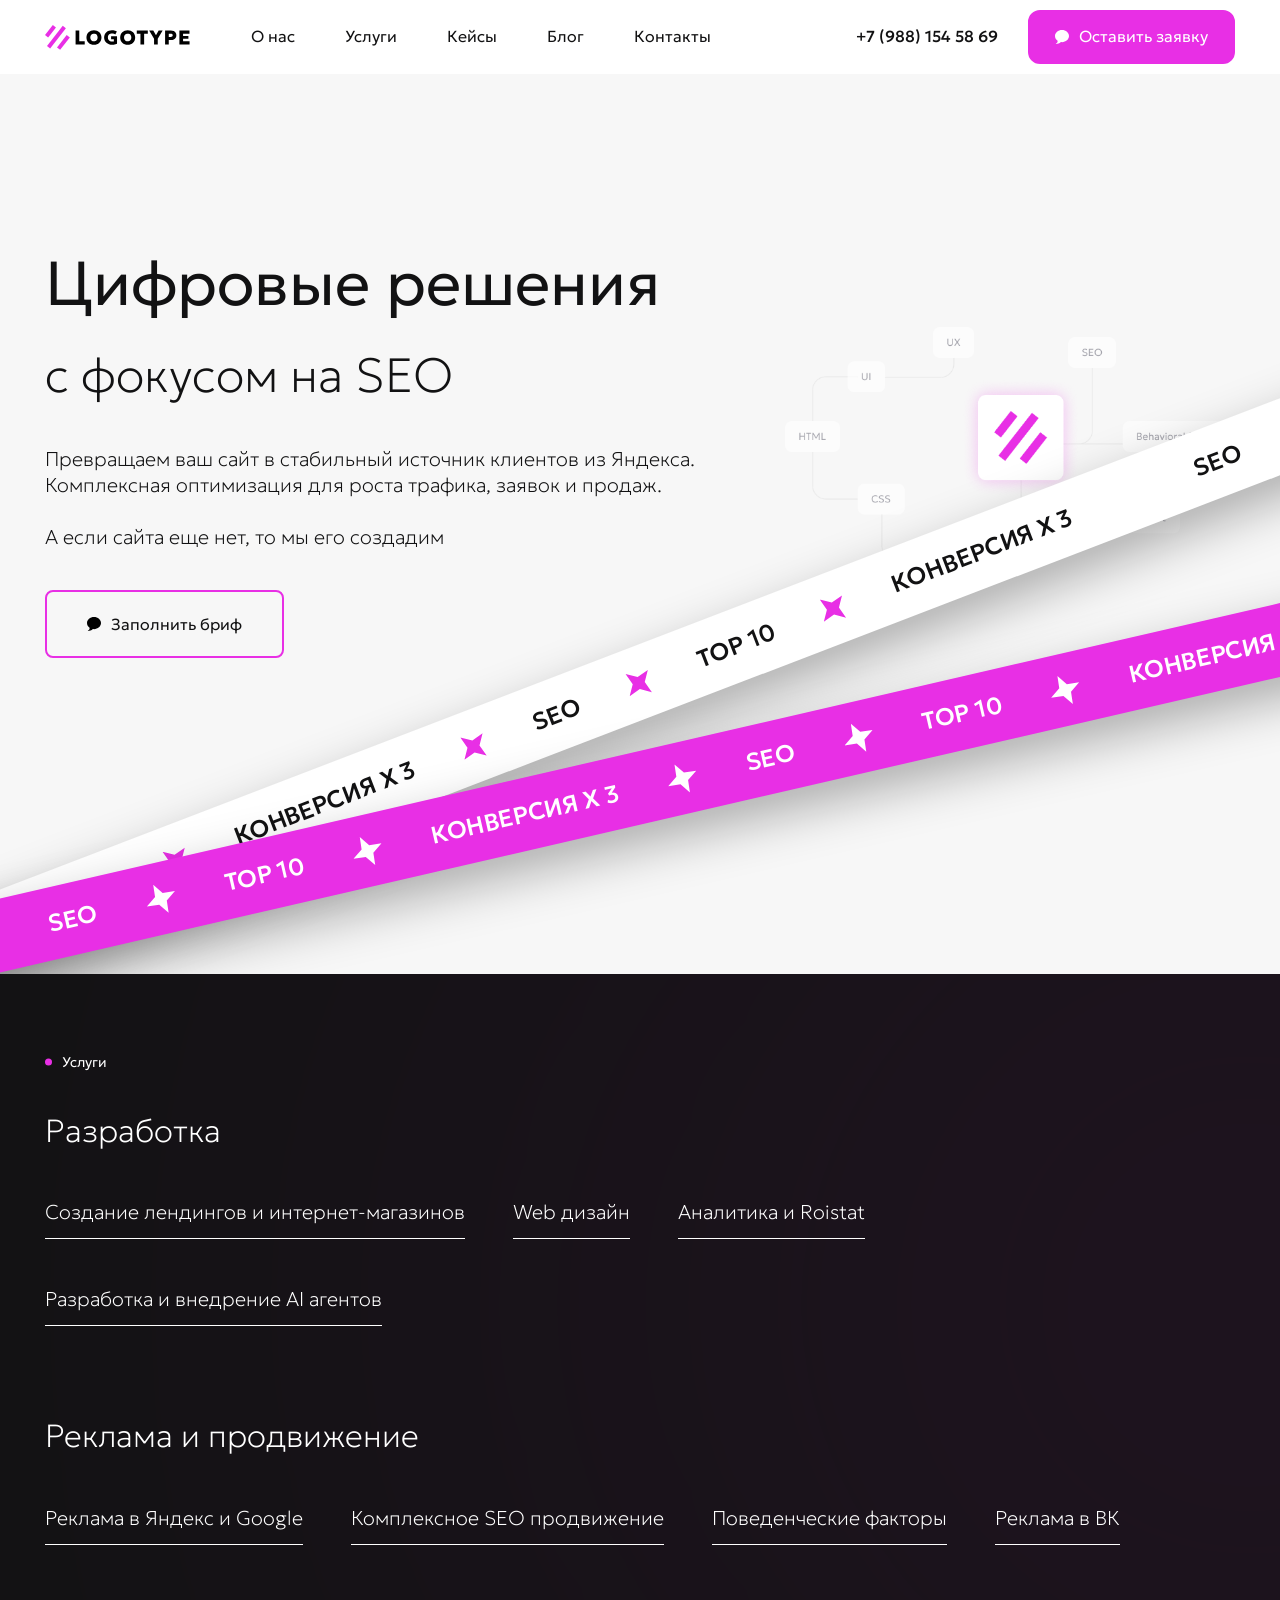
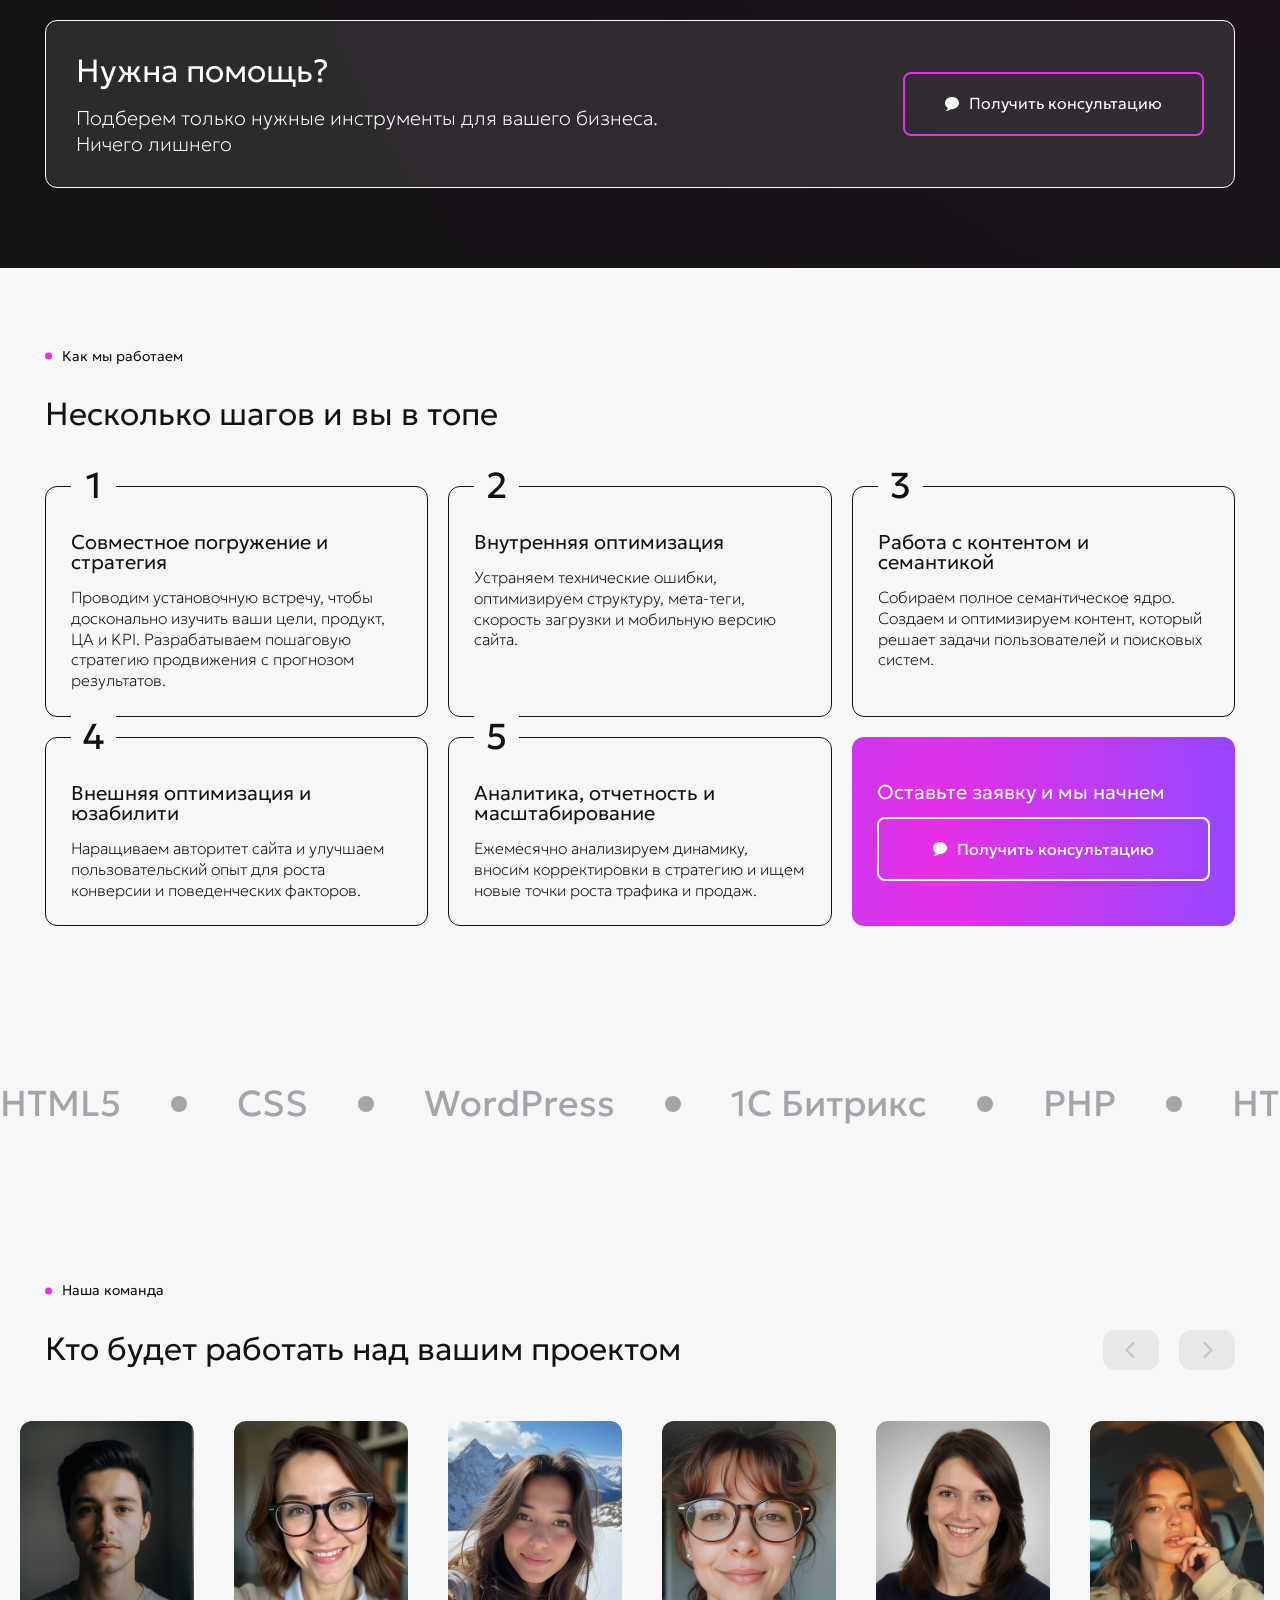
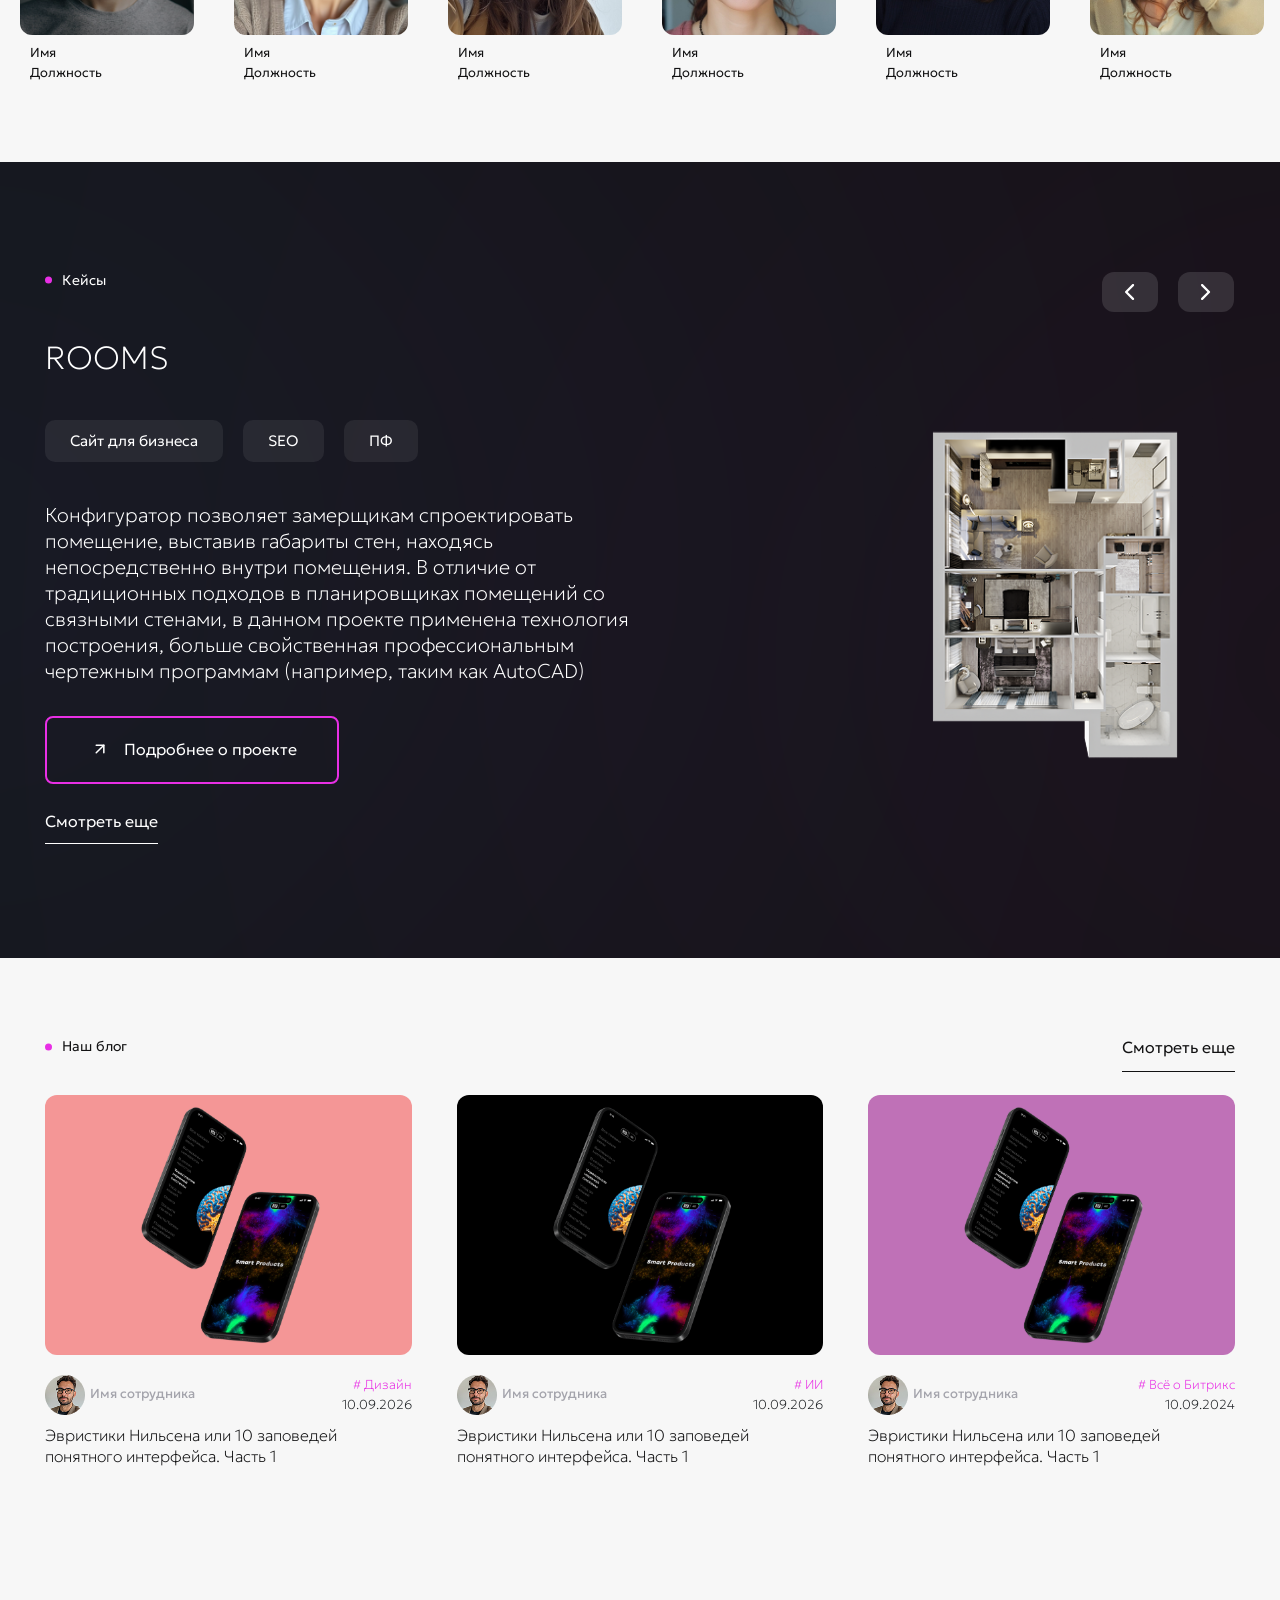
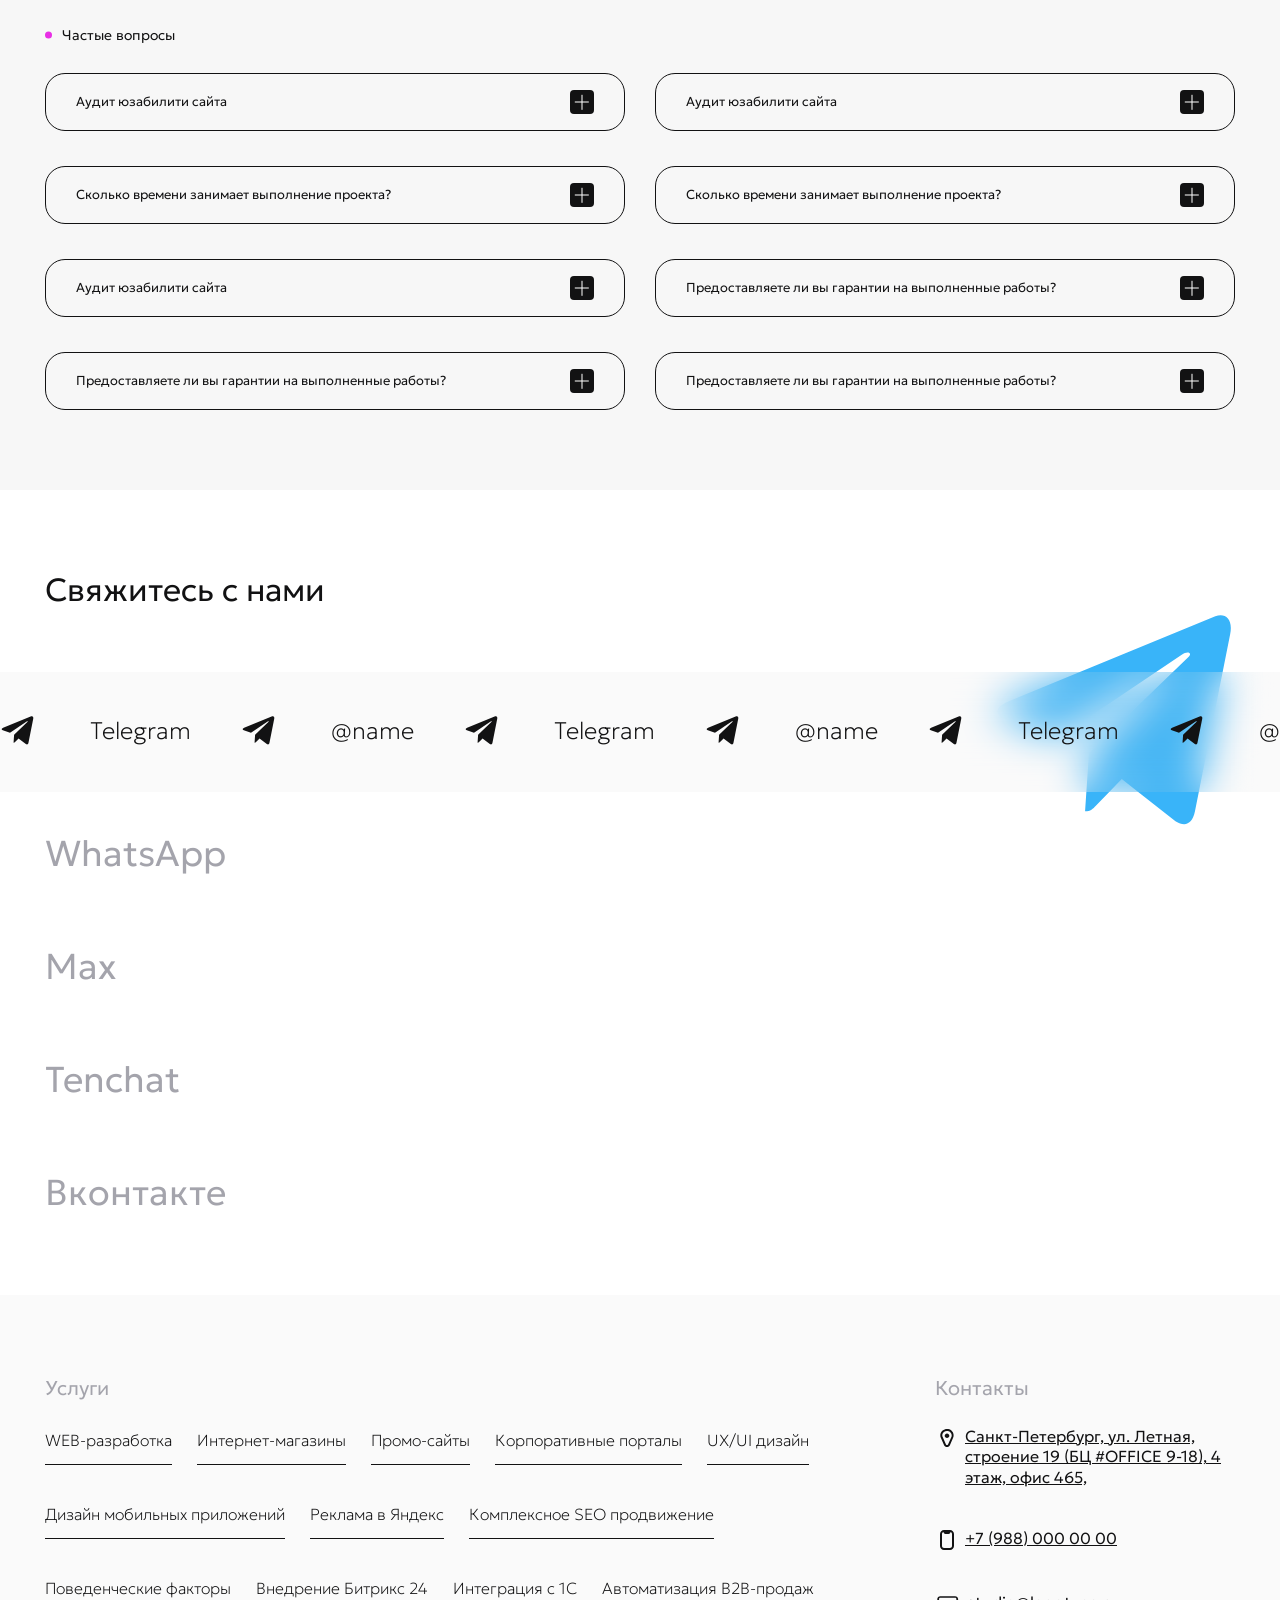
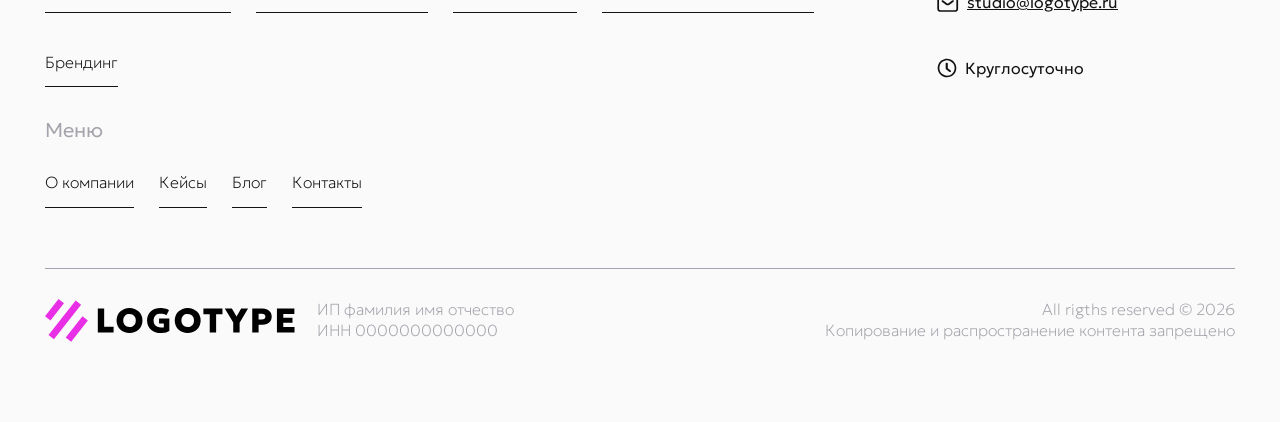
<file: index.html>
<!DOCTYPE html>
<html lang="en">
  <head>
    <meta charset="UTF-8" />
    <meta name="viewport" content="width=device-width, initial-scale=1.0" />
    <meta http-equiv="X-UA-Compatible" content="ie=edge" />
    <title>SEO</title>
    <link rel="stylesheet" href="css/slick.css">
    <link rel="stylesheet" href="css/style.css" />    
  </head>
  <body>

    <header class="header">
      <div class="container">
        <div class="header_block">
          <div class="header_block_left">
            <a href="#" class="header_block_left_logo">
              <img src="img/logo.svg" alt="">
            </a>
            <ul>
              <li>
                <a href="#">О нас</a>
              </li>
              <li>
                <a href="#">
                  Услуги
                </a>
              </li>
              <li>
                <a href="#">Кейсы</a>
              </li>
              <li>
                <a href="#">Блог</a>
              </li>
              <li>
                <a href="#">Контакты</a>
              </li>
            </ul>
          </div>
          <div class="header_block_right">
            <a href="tel:+79881545869" class="header_block_right_tel">+7 (988) 154 58 69</a>
            <div class="header_block_right_btn callback">
              <svg width="14" height="14" viewBox="0 0 14 14" fill="none" xmlns="http://www.w3.org/2000/svg">
                <path d="M7 0C10.866 0 14 2.71741 14 6.0695C14 9.42159 10.866 12.139 7 12.139C6.62874 12.139 6.26433 12.1137 5.90867 12.0654C4.40504 13.67 2.66866 13.9577 0.933333 14V13.6073C1.87034 13.1174 2.625 12.2251 2.625 11.2052C2.625 11.0629 2.61462 10.9232 2.5954 10.7866C1.01226 9.67381 0 7.97422 0 6.0695C0 2.71741 3.13402 0 7 0Z" fill="#fff"/>
              </svg>
              <span>Оставить заявку</span>
            </div>
            <div class="callback header_block_right_mob_btn">
              <svg width="22" height="22" viewBox="0 0 22 22" fill="none" xmlns="http://www.w3.org/2000/svg">
                <path d="M11 0C17.0752 0 22 4.27021 22 9.53779C22 14.8054 17.0752 19.0756 11 19.0756C10.4166 19.0756 9.84395 19.0358 9.28505 18.9599C6.92221 21.4814 4.19361 21.9336 1.46667 22V21.3829C2.93911 20.613 4.125 19.2108 4.125 17.6082C4.125 17.3846 4.10868 17.1651 4.07848 16.9504C1.59069 15.2017 0 12.5309 0 9.53779C0 4.27021 4.92488 0 11 0Z" fill="#121213"/>
              </svg>
            </div>
            <a href="tel:+79881545869" class="header_block_right_mob_tel">
              <svg width="22" height="22" viewBox="0 0 22 22" fill="none" xmlns="http://www.w3.org/2000/svg">
                <path d="M11.9167 1.75C12.7525 1.75 13.48 1.74806 14.0613 1.82617C14.6714 1.9082 15.2684 2.09482 15.7537 2.58008C16.2387 3.06524 16.4255 3.66151 16.5076 4.27148C16.5857 4.85285 16.5837 5.58102 16.5837 6.41699V15.583C16.5837 16.419 16.5857 17.1472 16.5076 17.7285C16.4255 18.3385 16.2387 18.9348 15.7537 19.4199C15.2684 19.9052 14.6714 20.0918 14.0613 20.1738C13.48 20.2519 12.7525 20.25 11.9167 20.25H10.0837C9.24777 20.25 8.5196 20.252 7.93823 20.1738C7.3282 20.0918 6.73201 19.9051 6.24683 19.4199C5.76165 18.9347 5.57497 18.3385 5.49292 17.7285C5.41476 17.1472 5.41675 16.419 5.41675 15.583V6.41699C5.41675 5.58102 5.41476 4.85285 5.49292 4.27148C5.57497 3.66145 5.76165 3.06526 6.24683 2.58008C6.73201 2.0949 7.3282 1.90822 7.93823 1.82617C8.5196 1.74801 9.24777 1.75 10.0837 1.75H11.9167Z" stroke="#121213" stroke-width="2"/>
                <path d="M6.41675 14.6667H15.5834" stroke="#121213" stroke-width="2"/>
              </svg>
            </a>
            <div class="header_block_right_burger">
              <svg width="22" height="22" viewBox="0 0 22 22" fill="none" xmlns="http://www.w3.org/2000/svg">
                <rect x="3.66675" y="4.58333" width="14.6667" height="4.58333" rx="1" stroke="white" stroke-width="2" stroke-linejoin="round"/>
                <rect x="3.66675" y="12.8333" width="14.6667" height="4.58333" rx="1" stroke="white" stroke-width="2" stroke-linejoin="round"/>
              </svg>
            </div>
          </div>
        </div>
      </div>
    </header>

    <section class="main">
      <div class="container">
        <div class="main_block">
          <div class="main_block_text">
            <h1>Цифровые решения</h1>
            <h2>с фокусом на SEO</h2>
            <p>Превращаем ваш сайт в стабильный источник клиентов из Яндекса. Комплексная оптимизация для роста трафика, заявок и продаж.
              <br>
              <br>
              А если сайта еще нет, то мы его создадим
            </p>
            <a href="#" class="btn">
              <svg width="14" height="14" viewBox="0 0 14 14" fill="none" xmlns="http://www.w3.org/2000/svg">
                <path d="M7 0C10.866 0 14 2.71741 14 6.0695C14 9.42159 10.866 12.139 7 12.139C6.62874 12.139 6.26433 12.1137 5.90867 12.0654C4.40504 13.67 2.66866 13.9577 0.933333 14V13.6073C1.87034 13.1174 2.625 12.2251 2.625 11.2052C2.625 11.0629 2.61462 10.9232 2.5954 10.7866C1.01226 9.67381 0 7.97422 0 6.0695C0 2.71741 3.13402 0 7 0Z" fill="#000"></path>
              </svg>
              <span>Заполнить бриф</span>
            </a>
          </div>
          <div class="main_block_img">
            <img src="img/main/1.png" alt="">
          </div>
        </div>
      </div>
      <div class="main_purple">
        <div class="main_purple_marque">
          <span>TOP 10</span>
          <img src="img/main/white_star.svg" alt="">
          <span>конверсия x 3 </span>
          <img src="img/main/white_star.svg" alt="">
          <span>SEO</span>
          <img src="img/main/white_star.svg" alt="">
          <span>TOP 10</span>
          <img src="img/main/white_star.svg" alt="">
          <span>конверсия x 3 </span>
          <img src="img/main/white_star.svg" alt="">
          <span>SEO</span>
          <img src="img/main/white_star.svg" alt="">
          <span>TOP 10</span>
          <img src="img/main/white_star.svg" alt="">
          <span>конверсия x 3 </span>
          <img src="img/main/white_star.svg" alt="">
          <span>SEO</span>
          <img src="img/main/white_star.svg" alt="">
          <span>TOP 10</span>
          <img src="img/main/white_star.svg" alt="">
          <span>конверсия x 3 </span>
          <img src="img/main/white_star.svg" alt="">
          <span>SEO</span>
          <img src="img/main/white_star.svg" alt="">
          <span>TOP 10</span>
          <img src="img/main/white_star.svg" alt="">
          <span>конверсия x 3 </span>
          <img src="img/main/white_star.svg" alt="">
          <span>SEO</span>
          <img src="img/main/white_star.svg" alt="">
          <span>TOP 10</span>
          <img src="img/main/white_star.svg" alt="">
          <span>конверсия x 3 </span>
          <img src="img/main/white_star.svg" alt="">
          <span>SEO</span>
          <img src="img/main/white_star.svg" alt="">
          <span>TOP 10</span>
          <img src="img/main/white_star.svg" alt="">
          <span>конверсия x 3 </span>
          <img src="img/main/white_star.svg" alt="">
          <span>SEO</span>
          <img src="img/main/white_star.svg" alt="">
          <span>TOP 10</span>
          <img src="img/main/white_star.svg" alt="">
          <span>конверсия x 3 </span>
          <img src="img/main/white_star.svg" alt="">
          <span>SEO</span>
          <img src="img/main/white_star.svg" alt="">
          <span>TOP 10</span>
          <img src="img/main/white_star.svg" alt="">
          <span>конверсия x 3 </span>
          <img src="img/main/white_star.svg" alt="">
          <span>SEO</span>
          <img src="img/main/white_star.svg" alt="">
          <span>TOP 10</span>
          <img src="img/main/white_star.svg" alt="">
          <span>конверсия x 3 </span>
          <img src="img/main/white_star.svg" alt="">
          <span>SEO</span>
          <img src="img/main/white_star.svg" alt="">
          <span>TOP 10</span>
          <img src="img/main/white_star.svg" alt="">
          <span>конверсия x 3 </span>
          <img src="img/main/white_star.svg" alt="">
          <span>SEO</span>
          <img src="img/main/white_star.svg" alt="">
          <span>TOP 10</span>
          <img src="img/main/white_star.svg" alt="">
          <span>конверсия x 3 </span>
          <img src="img/main/white_star.svg" alt="">
          <span>SEO</span>
          <img src="img/main/white_star.svg" alt="">
        </div>
      </div>

      <div class="main_white">
        <div class="main_white_marque">
          <span>TOP 10</span>
          <img src="img/main/purple_star.svg" alt="">
          <span>конверсия x 3 </span>
          <img src="img/main/purple_star.svg" alt="">
          <span>SEO</span>
          <img src="img/main/purple_star.svg" alt="">
          <span>TOP 10</span>
          <img src="img/main/purple_star.svg" alt="">
          <span>конверсия x 3 </span>
          <img src="img/main/purple_star.svg" alt="">
          <span>SEO</span>
          <img src="img/main/purple_star.svg" alt="">
          <span>TOP 10</span>
          <img src="img/main/purple_star.svg" alt="">
          <span>конверсия x 3 </span>
          <img src="img/main/purple_star.svg" alt="">
          <span>SEO</span>
          <img src="img/main/purple_star.svg" alt="">
          <span>TOP 10</span>
          <img src="img/main/purple_star.svg" alt="">
          <span>конверсия x 3 </span>
          <img src="img/main/purple_star.svg" alt="">
          <span>SEO</span>
          <img src="img/main/purple_star.svg" alt="">
          <span>TOP 10</span>
          <img src="img/main/purple_star.svg" alt="">
          <span>конверсия x 3 </span>
          <img src="img/main/purple_star.svg" alt="">
          <span>SEO</span>
          <img src="img/main/purple_star.svg" alt="">
          <span>TOP 10</span>
          <img src="img/main/purple_star.svg" alt="">
          <span>конверсия x 3 </span>
          <img src="img/main/white_star.svg" alt="">
          <span>SEO</span>
          <img src="img/main/purple_star.svg" alt="">
          <span>TOP 10</span>
          <img src="img/main/purple_star.svg" alt="">
          <span>конверсия x 3 </span>
          <img src="img/main/purple_star.svg" alt="">
          <span>SEO</span>
          <img src="img/main/purple_star.svg" alt="">
          <span>TOP 10</span>
          <img src="img/main/purple_star.svg" alt="">
          <span>конверсия x 3 </span>
          <img src="img/main/purple_star.svg" alt="">
          <span>SEO</span>
          <img src="img/main/purple_star.svg" alt="">
          <span>TOP 10</span>
          <img src="img/main/purple_star.svg" alt="">
          <span>конверсия x 3 </span>
          <img src="img/main/purple_star.svg" alt="">
          <span>SEO</span>
          <img src="img/main/purple_star.svg" alt="">
          <span>TOP 10</span>
          <img src="img/main/purple_star.svg" alt="">
          <span>конверсия x 3 </span>
          <img src="img/main/purple_star.svg" alt="">
          <span>SEO</span>
          <img src="img/main/purple_star.svg" alt="">
          <span>TOP 10</span>
          <img src="img/main/purple_star.svg" alt="">
          <span>конверсия x 3 </span>
          <img src="img/main/purple_star.svg" alt="">
          <span>SEO</span>
          <img src="img/main/purple_star.svg" alt="">
          <span>TOP 10</span>
          <img src="img/main/purple_star.svg" alt="">
          <span>конверсия x 3 </span>
          <img src="img/main/purple_star.svg" alt="">
          <span>SEO</span>
          <img src="img/main/purple_star.svg" alt="">
        </div>
      </div>

    </section>

    <section class="development">
      <div class="container">
        <div class="subtitle">Услуги</div>
        <div class="development_list">
          <div class="development_list_item">
            <h2>Разработка</h2>
            <ul>
              <li>
                <a href="#">Cоздание лендингов и интернет-магазинов</a>
              </li>
              <li>
                <a href="#">Web дизайн</a>
              </li>
              <li>
                <a href="#">Аналитика и Roistat</a>
              </li>
              <li>
                <a href="#">Разработка и внедрение AI агентов</a>
              </li>
            </ul>
          </div>
          <div class="development_list_item">
            <h2>Реклама и продвижение</h2>
            <ul>
              <li>
                <a href="#">Реклама в Яндекс и Google</a>
              </li>
              <li>
                <a href="#">Комплексное SEO продвижение</a>
              </li>
              <li>
                <a href="#">Поведенческие факторы</a>
              </li>
              <li>
                <a href="#">Реклама в ВК</a>
              </li>
            </ul>
          </div>
        </div>
        <div class="sphere_help">
          <div class="sphere_help_left">
            <h2>Нужна помощь?</h2>
            <p>Подберем только нужные инструменты для вашего бизнеса. Ничего лишнего</p>
          </div>
          <div class="btn">
            <svg width="14" height="14" viewBox="0 0 14 14" fill="none" xmlns="http://www.w3.org/2000/svg">
              <path d="M7 0C10.866 0 14 2.71741 14 6.0695C14 9.42159 10.866 12.139 7 12.139C6.62874 12.139 6.26433 12.1137 5.90867 12.0654C4.40504 13.67 2.66866 13.9577 0.933333 14V13.6073C1.87034 13.1174 2.625 12.2251 2.625 11.2052C2.625 11.0629 2.61462 10.9232 2.5954 10.7866C1.01226 9.67381 0 7.97422 0 6.0695C0 2.71741 3.13402 0 7 0Z" fill="#fff"></path>
            </svg>
            <span>Получить консультацию</span>
          </div>
        </div>
      </div>
    </section>

    <section class="several">
      <div class="container">
        <div class="subtitle">Как мы работаем</div>
        <h2>Несколько шагов и вы в топе</h2>
        <div class="several_list">
          <div class="several_list_item">
            <div class="several_list_item_num">1</div>
            <h4>Совместное погружение и стратегия</h4>
            <p>Проводим установочную встречу, чтобы досконально изучить ваши цели, продукт, ЦА и KPI. Разрабатываем пошаговую стратегию продвижения с прогнозом результатов.</p>
          </div>
          <div class="several_list_item">
            <div class="several_list_item_num">2</div>
            <h4>Внутренняя оптимизация</h4>
            <p>Устраняем технические ошибки, оптимизируем структуру, мета-теги, скорость загрузки и мобильную версию сайта.</p>
          </div>
          <div class="several_list_item">
            <div class="several_list_item_num">3</div>
            <h4>Работа с контентом и семантикой</h4>
            <p>Собираем полное семантическое ядро. Создаем и оптимизируем контент, который решает задачи пользователей и поисковых систем.</p>
          </div>
          <div class="several_list_item">
            <div class="several_list_item_num">4</div>
            <h4>Внешняя оптимизация и юзабилити</h4>
            <p>Наращиваем авторитет сайта и улучшаем пользовательский опыт для роста конверсии и поведенческих факторов.</p>
          </div>
          <div class="several_list_item">
            <div class="several_list_item_num">5</div>
            <h4>Аналитика, отчетность и масштабирование</h4>
            <p>Ежемесячно анализируем динамику, вносим корректировки в стратегию и ищем новые точки роста трафика и продаж.</p>
          </div>
          <div class="several_list_item pink">
            <h4>Оставьте заявку и мы начнем</h4>
            <div class="callback">
              <svg width="14" height="14" viewBox="0 0 14 14" fill="none" xmlns="http://www.w3.org/2000/svg">
                <path d="M7 0C10.866 0 14 2.71741 14 6.0695C14 9.42159 10.866 12.139 7 12.139C6.62874 12.139 6.26433 12.1137 5.90867 12.0654C4.40504 13.67 2.66866 13.9577 0.933333 14V13.6073C1.87034 13.1174 2.625 12.2251 2.625 11.2052C2.625 11.0629 2.61462 10.9232 2.5954 10.7866C1.01226 9.67381 0 7.97422 0 6.0695C0 2.71741 3.13402 0 7 0Z" fill="#fff"></path>
              </svg>
              <span>Получить консультацию</span>
            </div>
          </div>
        </div>
      </div>
    </section>

    <section class="can">
      <div class="can_do">
        <div class="can_do_item">HTML5</div>
        <div class="can_do_dot"></div>
        <div class="can_do_item">CSS</div>
        <div class="can_do_dot"></div>
        <div class="can_do_item">WordPress</div>
        <div class="can_do_dot"></div>
        <div class="can_do_item">1C Битрикс</div>
        <div class="can_do_dot"></div>
        <div class="can_do_item">PHP</div>
        <div class="can_do_dot"></div>
        <div class="can_do_item">HTML5</div>
        <div class="can_do_dot"></div>
        <div class="can_do_item">CSS</div>
        <div class="can_do_dot"></div>
        <div class="can_do_item">WordPress</div>
        <div class="can_do_dot"></div>
        <div class="can_do_item">1C Битрикс</div>
        <div class="can_do_dot"></div>
        <div class="can_do_item">PHP</div>
        <div class="can_do_dot"></div>
        <div class="can_do_item">HTML5</div>
        <div class="can_do_dot"></div>
        <div class="can_do_item">CSS</div>
        <div class="can_do_dot"></div>
        <div class="can_do_item">WordPress</div>
        <div class="can_do_dot"></div>
        <div class="can_do_item">1C Битрикс</div>
        <div class="can_do_dot"></div>
        <div class="can_do_item">PHP</div>
        <div class="can_do_dot"></div>
        <div class="can_do_item">HTML5</div>
        <div class="can_do_dot"></div>
        <div class="can_do_item">CSS</div>
        <div class="can_do_dot"></div>
        <div class="can_do_item">WordPress</div>
        <div class="can_do_dot"></div>
        <div class="can_do_item">1C Битрикс</div>
        <div class="can_do_dot"></div>
        <div class="can_do_item">PHP</div>
        <div class="can_do_dot"></div>
      </div>
    </section>
    

    <section class="who">
      <div class="container">
        <div class="subtitle">Наша команда</div>
        <div class="who_top">
          <h2>Кто будет работать над вашим проектом</h2>
          <div class="who_top_btns">
            <div class="who_prev">
              <svg width="16" height="16" viewBox="0 0 16 16" fill="none" xmlns="http://www.w3.org/2000/svg">
                <path d="M2.62453 8.79208L9.50429 15.6716C9.94192 16.1095 10.6515 16.1095 11.0889 15.6716C11.5264 15.2342 11.5264 14.5246 11.0889 14.0872L5.00137 7.99989L11.0887 1.91276C11.5262 1.47513 11.5262 0.765684 11.0887 0.328226C10.6513 -0.109409 9.94175 -0.109409 9.50411 0.328226L2.62435 7.20786C2.40562 7.4267 2.29638 7.7132 2.29638 7.99985C2.29638 8.28664 2.40583 8.57335 2.62453 8.79208Z" fill="#C5C5C5"/>
              </svg>
            </div>
            <div class="who_next">
              <svg width="16" height="16" viewBox="0 0 16 16" fill="none" xmlns="http://www.w3.org/2000/svg">
                <path d="M13.3755 8.79208L6.49571 15.6716C6.05808 16.1095 5.34853 16.1095 4.9111 15.6716C4.47364 15.2342 4.47364 14.5246 4.9111 14.0872L10.9986 7.99989L4.91128 1.91276C4.47382 1.47513 4.47382 0.765684 4.91128 0.328226C5.34874 -0.109409 6.05825 -0.109409 6.49589 0.328226L13.3756 7.20786C13.5944 7.4267 13.7036 7.7132 13.7036 7.99985C13.7036 8.28664 13.5942 8.57335 13.3755 8.79208Z" fill="#C5C5C5"/>
              </svg>
            </div>
          </div>
        </div>
      </div>
      <div class="who_slider">
        <div class="who_slider_item">
          <img src="img/who/1.png" alt="">
          <div class="who_slider_item_text">
            <span>Имя</span>
            <span>Должность</span>
          </div>
        </div>
        <div class="who_slider_item">
          <img src="img/who/2.png" alt="">
          <div class="who_slider_item_text">
            <span>Имя</span>
            <span>Должность</span>
          </div>
        </div>
        <div class="who_slider_item">
          <img src="img/who/3.png" alt="">
          <div class="who_slider_item_text">
            <span>Имя</span>
            <span>Должность</span>
          </div>
        </div>
        <div class="who_slider_item">
          <img src="img/who/4.png" alt="">
          <div class="who_slider_item_text">
            <span>Имя</span>
            <span>Должность</span>
          </div>
        </div>
        <div class="who_slider_item">
          <img src="img/who/5.png" alt="">
          <div class="who_slider_item_text">
            <span>Имя</span>
            <span>Должность</span>
          </div>
        </div>
        <div class="who_slider_item">
          <img src="img/who/6.png" alt="">
          <div class="who_slider_item_text">
            <span>Имя</span>
            <span>Должность</span>
          </div>
        </div>
        <div class="who_slider_item">
          <img src="img/who/7.png" alt="">
          <div class="who_slider_item_text">
            <span>Имя</span>
            <span>Должность</span>
          </div>
        </div>
        <div class="who_slider_item">
          <img src="img/who/8.png" alt="">
          <div class="who_slider_item_text">
            <span>Имя</span>
            <span>Должность</span>
          </div>
        </div>
        <div class="who_slider_item">
          <img src="img/who/1.png" alt="">
          <div class="who_slider_item_text">
            <span>Имя</span>
            <span>Должность</span>
          </div>
        </div>
        <div class="who_slider_item">
          <img src="img/who/2.png" alt="">
          <div class="who_slider_item_text">
            <span>Имя</span>
            <span>Должность</span>
          </div>
        </div>
        <div class="who_slider_item">
          <img src="img/who/3.png" alt="">
          <div class="who_slider_item_text">
            <span>Имя</span>
            <span>Должность</span>
          </div>
        </div>
        <div class="who_slider_item">
          <img src="img/who/4.png" alt="">
          <div class="who_slider_item_text">
            <span>Имя</span>
            <span>Должность</span>
          </div>
        </div>
      </div>
      <div class="container who_mob_btns">
        <div class="who_prev">
          <svg width="16" height="16" viewBox="0 0 16 16" fill="none" xmlns="http://www.w3.org/2000/svg">
            <path d="M2.62453 8.79208L9.50429 15.6716C9.94192 16.1095 10.6515 16.1095 11.0889 15.6716C11.5264 15.2342 11.5264 14.5246 11.0889 14.0872L5.00137 7.99989L11.0887 1.91276C11.5262 1.47513 11.5262 0.765684 11.0887 0.328226C10.6513 -0.109409 9.94175 -0.109409 9.50411 0.328226L2.62435 7.20786C2.40562 7.4267 2.29638 7.7132 2.29638 7.99985C2.29638 8.28664 2.40583 8.57335 2.62453 8.79208Z" fill="#C5C5C5"/>
          </svg>
        </div>
        <div class="who_next">
          <svg width="16" height="16" viewBox="0 0 16 16" fill="none" xmlns="http://www.w3.org/2000/svg">
            <path d="M13.3755 8.79208L6.49571 15.6716C6.05808 16.1095 5.34853 16.1095 4.9111 15.6716C4.47364 15.2342 4.47364 14.5246 4.9111 14.0872L10.9986 7.99989L4.91128 1.91276C4.47382 1.47513 4.47382 0.765684 4.91128 0.328226C5.34874 -0.109409 6.05825 -0.109409 6.49589 0.328226L13.3756 7.20786C13.5944 7.4267 13.7036 7.7132 13.7036 7.99985C13.7036 8.28664 13.5942 8.57335 13.3755 8.79208Z" fill="#C5C5C5"/>
          </svg>
        </div>
      </div>
    </section>

    <section class="projects">
      <div class="container">
        <div class="subtitle">Кейсы</div>
        <div class="projects_slider">
          <div class="projects_slider_item">
            <div class="projects_slider_item_block">
              <h3>ROOMS</h3>
              <ul>
                <li>Сайт для бизнеса</li>
                <li>SEO</li>
                <li>ПФ</li>
              </ul>
              <img src="img/rooms.png" alt="" class="projects_slider_item_block_img">
              <p>Конфигуратор позволяет замерщикам спроектировать помещение, выставив габариты стен, находясь непосредственно внутри помещения. В отличие от традиционных подходов в планировщиках помещений со связными стенами, в данном проекте применена технология построения, больше свойственная профессиональным чертежным программам (например, таким как AutoCAD)</p>
              <a href="#" class="btn">
                <svg width="27" height="27" viewBox="0 0 27 27" fill="none" xmlns="http://www.w3.org/2000/svg">
                  <path fill-rule="evenodd" clip-rule="evenodd" d="M8.68547 17.3725C8.38564 17.0727 8.38564 16.5865 8.68547 16.2867L16.286 8.68619C16.5858 8.38636 17.0719 8.38636 17.3718 8.68619C17.6716 8.98602 17.6716 9.47215 17.3718 9.77198L9.77126 17.3725C9.47143 17.6723 8.9853 17.6723 8.68547 17.3725Z" fill="white"/>
                  <path fill-rule="evenodd" clip-rule="evenodd" d="M8.4606 9.229C8.4606 8.80498 8.80434 8.46124 9.22836 8.46124L16.8289 8.46124C17.2529 8.46124 17.5966 8.80498 17.5966 9.229L17.5966 16.8295C17.5966 17.2535 17.2529 17.5973 16.8289 17.5973C16.4048 17.5973 16.0611 17.2535 16.0611 16.8295L16.0611 9.99677L9.22836 9.99677C8.80434 9.99677 8.4606 9.65303 8.4606 9.229Z" fill="white"/>
                </svg>
                <span>Подробнее о проекте</span>
              </a>
            </div>
          </div>
          <div class="projects_slider_item">
            <div class="projects_slider_item_block">
              <h3>ROOMS 1</h3>
              <ul>
                <li>Сайт для бизнеса 1</li>
                <li>SEO 1</li>
                <li>ПФ 1</li>
              </ul>
              <img src="img/rooms.png" alt="" class="projects_slider_item_block_img">
              <p>Конфигуратор позволяет замерщикам спроектировать помещение, выставив габариты стен, находясь непосредственно внутри помещения. В отличие от традиционных подходов в планировщиках помещений со связными стенами, в данном проекте применена технология построения, больше свойственная профессиональным чертежным программам (например, таким как AutoCAD)</p>
              <a href="#" class="btn">
                <svg width="27" height="27" viewBox="0 0 27 27" fill="none" xmlns="http://www.w3.org/2000/svg">
                  <path fill-rule="evenodd" clip-rule="evenodd" d="M8.68547 17.3725C8.38564 17.0727 8.38564 16.5865 8.68547 16.2867L16.286 8.68619C16.5858 8.38636 17.0719 8.38636 17.3718 8.68619C17.6716 8.98602 17.6716 9.47215 17.3718 9.77198L9.77126 17.3725C9.47143 17.6723 8.9853 17.6723 8.68547 17.3725Z" fill="white"/>
                  <path fill-rule="evenodd" clip-rule="evenodd" d="M8.4606 9.229C8.4606 8.80498 8.80434 8.46124 9.22836 8.46124L16.8289 8.46124C17.2529 8.46124 17.5966 8.80498 17.5966 9.229L17.5966 16.8295C17.5966 17.2535 17.2529 17.5973 16.8289 17.5973C16.4048 17.5973 16.0611 17.2535 16.0611 16.8295L16.0611 9.99677L9.22836 9.99677C8.80434 9.99677 8.4606 9.65303 8.4606 9.229Z" fill="white"/>
                </svg>
                <span>Подробнее о проекте</span>
              </a>
            </div>
          </div>
        </div>
        <a href="#" class="projects_all">Смотреть еще</a>
        <div class="projects_arrows">
          <div class="projects_arrows_btn projects_arrows_prev">
            <svg width="10" height="16" viewBox="0 0 10 16" fill="none" xmlns="http://www.w3.org/2000/svg">
              <path d="M0.328629 8.79208L7.20839 15.6716C7.64602 16.1095 8.35558 16.1095 8.793 15.6716C9.23046 15.2342 9.23046 14.5246 8.793 14.0872L2.70547 7.99989L8.79282 1.91276C9.23028 1.47513 9.23028 0.765684 8.79282 0.328226C8.35536 -0.109409 7.64585 -0.109409 7.20821 0.328226L0.328452 7.20786C0.109723 7.4267 0.000481606 7.7132 0.000481606 7.99985C0.000481606 8.28664 0.109936 8.57335 0.328629 8.79208Z" fill="white"/>
            </svg>
          </div>
          <div class="projects_arrows_btn projects_arrows_next">
            <svg width="10" height="16" viewBox="0 0 10 16" fill="none" xmlns="http://www.w3.org/2000/svg">
              <path d="M8.79246 8.79208L1.9127 15.6716C1.47507 16.1095 0.765517 16.1095 0.328094 15.6716C-0.109365 15.2342 -0.109365 14.5246 0.328094 14.0872L6.41562 7.99989L0.328271 1.91276C-0.109188 1.47513 -0.109188 0.765684 0.328271 0.328226C0.76573 -0.109409 1.47525 -0.109409 1.91288 0.328226L8.79264 7.20786C9.01137 7.4267 9.12061 7.7132 9.12061 7.99985C9.12061 8.28664 9.01116 8.57335 8.79246 8.79208Z" fill="#fff"/>
            </svg>
          </div>
        </div>
      </div>
    </section>

    <section class="our_blog">
      <div class="container">
        <div class="subtitle">Наш блог</div>
        <div class="our_blog_row">
          <a href="#" class="blog_row_item">
            <div class="blog_row_item_img">
              <img src="img/blog/1.png" alt="">
            </div>
            <div class="blog_row_item_author">
              <div class="blog_row_item_author_name">
                <img src="img/blog/ava.png" alt="">
                <span>Имя сотрудника</span>
              </div>
              <div class="blog_row_item_author_date">
                <span class="tag"># Дизайн</span>
                <span class="date">10.09.2026</span>
              </div>
            </div>
            <p class="blog_row_item_title">Эвристики Нильсена или 10 заповедей понятного интерфейса. Часть 1</p>
          </a>
          <a href="#" class="blog_row_item">
            <div class="blog_row_item_img">
              <img src="img/blog/2.png" alt="">
            </div>
            <div class="blog_row_item_author">
              <div class="blog_row_item_author_name">
                <img src="img/blog/ava.png" alt="">
                <span>Имя сотрудника</span>
              </div>
              <div class="blog_row_item_author_date">
                <span class="tag"># ИИ</span>
                <span class="date">10.09.2026</span>
              </div>
            </div>
            <p class="blog_row_item_title">Эвристики Нильсена или 10 заповедей понятного интерфейса. Часть 1</p>
          </a>
          <a href="#" class="blog_row_item">
            <div class="blog_row_item_img">
              <img src="img/blog/3.png" alt="">
            </div>
            <div class="blog_row_item_author">
              <div class="blog_row_item_author_name">
                <img src="img/blog/ava.png" alt="">
                <span>Имя сотрудника</span>
              </div>
              <div class="blog_row_item_author_date">
                <span class="tag"># Всё о Битрикс</span>
                <span class="date">10.09.2024</span>
              </div>
            </div>
            <p class="blog_row_item_title">Эвристики Нильсена или 10 заповедей понятного интерфейса. Часть 1</p>
          </a>
        </div>
        <div class="our_blog_down">
          <a href="#">Смотреть еще</a>
        </div>
      </div>
    </section>

    <section class="faq">
      <div class="container">
        <div class="subtitle">Частые вопросы</div>
        <div class="faq_wrap">
          <div class="faq_wrap_item">
            <div class="faq_wrap_item_head">
              <span>Аудит юзабилити сайта</span>
              <div class="faq_wrap_item_head_btn"></div>
            </div>
            <div class="faq_wrap_item_body">
              <p>Lorem ipsum dolor, sit amet consectetur adipisicing elit. Nostrum quibusdam, et at ut, ipsum rerum repellendus possimus explicabo sit, excepturi facere tempore maxime vel repellat illo quo neque dolores porro optio veniam molestias! Sequi labore expedita minus ad vel debitis illum temporibus enim repellendus fugit eos error neque, ipsam provident.</p>
            </div>
          </div>
          <div class="faq_wrap_item">
            <div class="faq_wrap_item_head">
              <span>Аудит юзабилити сайта</span>
              <div class="faq_wrap_item_head_btn"></div>
            </div>
            <div class="faq_wrap_item_body">
              <p>Lorem ipsum dolor, sit amet consectetur adipisicing elit. Nostrum quibusdam, et at ut, ipsum rerum repellendus possimus explicabo sit, excepturi facere tempore maxime vel repellat illo quo neque dolores porro optio veniam molestias! Sequi labore expedita minus ad vel debitis illum temporibus enim repellendus fugit eos error neque, ipsam provident.</p>
            </div>
          </div>
          <div class="faq_wrap_item">
            <div class="faq_wrap_item_head">
              <span>Сколько времени занимает выполнение проекта?</span>
              <div class="faq_wrap_item_head_btn"></div>
            </div>
            <div class="faq_wrap_item_body">
              <p>Lorem ipsum dolor, sit amet consectetur adipisicing elit. Nostrum quibusdam, et at ut, ipsum rerum repellendus possimus explicabo sit, excepturi facere tempore maxime vel repellat illo quo neque dolores porro optio veniam molestias! Sequi labore expedita minus ad vel debitis illum temporibus enim repellendus fugit eos error neque, ipsam provident.</p>
            </div>
          </div>
          <div class="faq_wrap_item">
            <div class="faq_wrap_item_head">
              <span>Сколько времени занимает выполнение проекта?</span>
              <div class="faq_wrap_item_head_btn"></div>
            </div>
            <div class="faq_wrap_item_body">
              <p>Lorem ipsum dolor, sit amet consectetur adipisicing elit. Nostrum quibusdam, et at ut, ipsum rerum repellendus possimus explicabo sit, excepturi facere tempore maxime vel repellat illo quo neque dolores porro optio veniam molestias! Sequi labore expedita minus ad vel debitis illum temporibus enim repellendus fugit eos error neque, ipsam provident.</p>
            </div>
          </div>
          <div class="faq_wrap_item">
            <div class="faq_wrap_item_head">
              <span>Аудит юзабилити сайта</span>
              <div class="faq_wrap_item_head_btn"></div>
            </div>
            <div class="faq_wrap_item_body">
              <p>Lorem ipsum dolor, sit amet consectetur adipisicing elit. Nostrum quibusdam, et at ut, ipsum rerum repellendus possimus explicabo sit, excepturi facere tempore maxime vel repellat illo quo neque dolores porro optio veniam molestias! Sequi labore expedita minus ad vel debitis illum temporibus enim repellendus fugit eos error neque, ipsam provident.</p>
            </div>
          </div>
          <div class="faq_wrap_item">
            <div class="faq_wrap_item_head">
              <span>Предоставляете ли вы гарантии на выполненные работы?</span>
              <div class="faq_wrap_item_head_btn"></div>
            </div>
            <div class="faq_wrap_item_body">
              <p>Lorem ipsum dolor, sit amet consectetur adipisicing elit. Nostrum quibusdam, et at ut, ipsum rerum repellendus possimus explicabo sit, excepturi facere tempore maxime vel repellat illo quo neque dolores porro optio veniam molestias! Sequi labore expedita minus ad vel debitis illum temporibus enim repellendus fugit eos error neque, ipsam provident.</p>
            </div>
          </div>
          <div class="faq_wrap_item">
            <div class="faq_wrap_item_head">
              <span>Предоставляете ли вы гарантии на выполненные работы?</span>
              <div class="faq_wrap_item_head_btn"></div>
            </div>
            <div class="faq_wrap_item_body">
              <p>Lorem ipsum dolor, sit amet consectetur adipisicing elit. Nostrum quibusdam, et at ut, ipsum rerum repellendus possimus explicabo sit, excepturi facere tempore maxime vel repellat illo quo neque dolores porro optio veniam molestias! Sequi labore expedita minus ad vel debitis illum temporibus enim repellendus fugit eos error neque, ipsam provident.</p>
            </div>
          </div>
          <div class="faq_wrap_item">
            <div class="faq_wrap_item_head">
              <span>Предоставляете ли вы гарантии на выполненные работы?</span>
              <div class="faq_wrap_item_head_btn"></div>
            </div>
            <div class="faq_wrap_item_body">
              <p>Lorem ipsum dolor, sit amet consectetur adipisicing elit. Nostrum quibusdam, et at ut, ipsum rerum repellendus possimus explicabo sit, excepturi facere tempore maxime vel repellat illo quo neque dolores porro optio veniam molestias! Sequi labore expedita minus ad vel debitis illum temporibus enim repellendus fugit eos error neque, ipsam provident.</p>
            </div>
          </div>
        </div>
      </div>
    </section>

    <div class="dropdown">
      <div class="dropdown_top">
        <a href="#" class="dropdown_top_logo">
          <img src="img/logo.svg" alt="">
        </a>
        <div class="dropdown_top_close">
          <svg width="18" height="18" viewBox="0 0 18 18" fill="none" xmlns="http://www.w3.org/2000/svg">
            <g clip-path="url(#clip0_153_36516)">
            <path d="M10.8043 9.00104L17.7978 2.00164C17.8618 1.93785 17.9126 1.86204 17.9472 1.77857C17.9819 1.69509 17.9997 1.6056 17.9997 1.51521C17.9997 1.42482 17.9819 1.33533 17.9472 1.25185C17.9126 1.16838 17.8618 1.09257 17.7978 1.02878L16.9656 0.195827C16.8347 0.0705807 16.6606 0.000679918 16.4796 0.000679918C16.2985 0.000679918 16.1244 0.0705807 15.9935 0.195827L9 7.19523L2.00645 0.195827C1.87586 0.0702905 1.70193 4.01735e-06 1.52086 -0.000396911C1.33979 -0.00079784 1.16554 0.0687177 1.0344 0.193675L0.199995 1.02663C0.0712985 1.15575 -0.000976562 1.33068 -0.000976562 1.51306C-0.000976562 1.69544 0.0712985 1.87037 0.199995 1.99949L7.19569 9.00104L0.202146 16.0004C0.138164 16.0642 0.0873957 16.14 0.0527549 16.2235C0.0181141 16.307 0.000282117 16.3965 0.000282117 16.4869C0.000282117 16.5773 0.0181141 16.6668 0.0527549 16.7502C0.0873957 16.8337 0.138164 16.9095 0.202146 16.9733L1.0344 17.8063C1.16527 17.9315 1.33936 18.0014 1.52043 18.0014C1.70149 18.0014 1.87558 17.9315 2.00645 17.8063L9 10.8069L15.9935 17.8063C16.1244 17.9315 16.2985 18.0014 16.4796 18.0014C16.6606 18.0014 16.8347 17.9315 16.9656 17.8063L17.7978 16.9733C17.9265 16.8442 17.9988 16.6692 17.9988 16.4869C17.9988 16.3045 17.9265 16.1296 17.7978 16.0004L10.8043 9.00104Z" fill="white"/>
            </g>
            <defs>
            <clipPath id="clip0_153_36516">
            <rect width="18" height="18" fill="white"/>
            </clipPath>
            </defs>
          </svg>
        </div>
      </div>
      <ul>
        <li>
          <a href="#">О нас</a>
        </li>
        <li>
          <a href="#">Услуги</a>
        </li>
        <li>
          <a href="#">Кейсы</a>
        </li>
        <li>
          <a href="#">Блог</a>
        </li>
        <li>
          <a href="#">Контакты</a>
        </li>
      </ul>
      <div class="dropdown_info">
        <div class="dropdown_info_item">
          <span class="dropdown_info_item_subtitle">Мессенджеры:</span>
          <div class="dropdown_info_item_btns">
            <a href="#">
              <img src="img/header/tg.svg" alt="">
              <span>Telegram</span>
            </a>
            <a href="#">
              <img src="img/header/wap.svg" alt="">
              <span>WhatsApp</span>
            </a>
          </div>
        </div>
        <div class="dropdown_info_item">
          <span class="dropdown_info_item_subtitle">Электронная почта: </span>
          <a href="mailto:studio@logotype.ru" class="dropdown_info_item_text">studio@logotype.ru</a>
        </div>
        <div class="dropdown_info_item">
          <span class="dropdown_info_item_subtitle">Контактный телефон офиса:</span>
          <a href="tel:+79881545869" class="dropdown_info_item_text">+7 (988) 154 58 69</a>
        </div>
      </div>
    </div>

    <div class="back_modal"></div>

    <div class="modal_call">
      <h2>Свяжитесь с нами</h2>
      <div class="modal_call_close">
        <svg width="18" height="18" viewBox="0 0 18 18" fill="none" xmlns="http://www.w3.org/2000/svg">
          <g clip-path="url(#clip0_153_36516)">
          <path d="M10.8043 9.00104L17.7978 2.00164C17.8618 1.93785 17.9126 1.86204 17.9472 1.77857C17.9819 1.69509 17.9997 1.6056 17.9997 1.51521C17.9997 1.42482 17.9819 1.33533 17.9472 1.25185C17.9126 1.16838 17.8618 1.09257 17.7978 1.02878L16.9656 0.195827C16.8347 0.0705807 16.6606 0.000679918 16.4796 0.000679918C16.2985 0.000679918 16.1244 0.0705807 15.9935 0.195827L9 7.19523L2.00645 0.195827C1.87586 0.0702905 1.70193 4.01735e-06 1.52086 -0.000396911C1.33979 -0.00079784 1.16554 0.0687177 1.0344 0.193675L0.199995 1.02663C0.0712985 1.15575 -0.000976562 1.33068 -0.000976562 1.51306C-0.000976562 1.69544 0.0712985 1.87037 0.199995 1.99949L7.19569 9.00104L0.202146 16.0004C0.138164 16.0642 0.0873957 16.14 0.0527549 16.2235C0.0181141 16.307 0.000282117 16.3965 0.000282117 16.4869C0.000282117 16.5773 0.0181141 16.6668 0.0527549 16.7502C0.0873957 16.8337 0.138164 16.9095 0.202146 16.9733L1.0344 17.8063C1.16527 17.9315 1.33936 18.0014 1.52043 18.0014C1.70149 18.0014 1.87558 17.9315 2.00645 17.8063L9 10.8069L15.9935 17.8063C16.1244 17.9315 16.2985 18.0014 16.4796 18.0014C16.6606 18.0014 16.8347 17.9315 16.9656 17.8063L17.7978 16.9733C17.9265 16.8442 17.9988 16.6692 17.9988 16.4869C17.9988 16.3045 17.9265 16.1296 17.7978 16.0004L10.8043 9.00104Z" fill="white"/>
          </g>
          <defs>
          <clipPath id="clip0_153_36516">
          <rect width="18" height="18" fill="white"/>
          </clipPath>
          </defs>
        </svg>
      </div>
      <span class="modal_call_subtitle">Любым удобным способом</span>
      <div class="modal_call_links">
        <a href="#">
          <img src="img/header/tg.svg" alt="">
          <span>Напишите нам в Telegram</span>
        </a>
        <a href="#">
          <img src="img/header/wap.svg" alt="">
          <span>Напишите нам в WhatsApp</span>
        </a>
      </div>
      <div class="modal_call_down">
        <span>Или позвоните нам</span>
        <a href="tel:+79881545869">+7 (988) 154 58 69</a>
      </div>
    </div>

    <section class="connect">
      <div class="container">
        <h2>Свяжитесь с нами</h2>
      </div>
      <div class="connect_wrap">
        <a href="#" class="connect_marque">
          <div class="connect_marque_track">
            <div class="connect_marque_item">
              <img src="img/connect/tg.svg" alt="">
              <span>Telegram</span>
            </div>
            <div class="connect_marque_item">
              <img src="img/connect/tg.svg" alt="">
              <span>@name</span>
            </div>
            <div class="connect_marque_item">
              <img src="img/connect/tg.svg" alt="">
              <span>Telegram</span>
            </div>
            <div class="connect_marque_item">
              <img src="img/connect/tg.svg" alt="">
              <span>@name</span>
            </div>
            <div class="connect_marque_item">
              <img src="img/connect/tg.svg" alt="">
              <span>Telegram</span>
            </div>
            <div class="connect_marque_item">
              <img src="img/connect/tg.svg" alt="">
              <span>@name</span>
            </div>
            <div class="connect_marque_item">
              <img src="img/connect/tg.svg" alt="">
              <span>Telegram</span>
            </div>
            <div class="connect_marque_item">
              <img src="img/connect/tg.svg" alt="">
              <span>@name</span>
            </div>
            <div class="connect_marque_item">
              <img src="img/connect/tg.svg" alt="">
              <span>Telegram</span>
            </div>
            <div class="connect_marque_item">
              <img src="img/connect/tg.svg" alt="">
              <span>@name</span>
            </div>
            <div class="connect_marque_item">
              <img src="img/connect/tg.svg" alt="">
              <span>Telegram</span>
            </div>
            <div class="connect_marque_item">
              <img src="img/connect/tg.svg" alt="">
              <span>@name</span>
            </div>
            <div class="connect_marque_item">
              <img src="img/connect/tg.svg" alt="">
              <span>Telegram</span>
            </div>
            <div class="connect_marque_item">
              <img src="img/connect/tg.svg" alt="">
              <span>@name</span>
            </div>
            <div class="connect_marque_item">
              <img src="img/connect/tg.svg" alt="">
              <span>Telegram</span>
            </div>
            <div class="connect_marque_item">
              <img src="img/connect/tg.svg" alt="">
              <span>@name</span>
            </div>
            <div class="connect_marque_item">
              <img src="img/connect/tg.svg" alt="">
              <span>Telegram</span>
            </div>
            <div class="connect_marque_item">
              <img src="img/connect/tg.svg" alt="">
              <span>@name</span>
            </div>
            <div class="connect_marque_item">
              <img src="img/connect/tg.svg" alt="">
              <span>Telegram</span>
            </div>
            <div class="connect_marque_item">
              <img src="img/connect/tg.svg" alt="">
              <span>@name</span>
            </div>
            <div class="connect_marque_item">
              <img src="img/connect/tg.svg" alt="">
              <span>Telegram</span>
            </div>
            <div class="connect_marque_item">
              <img src="img/connect/tg.svg" alt="">
              <span>@name</span>
            </div>
            <div class="connect_marque_item">
              <img src="img/connect/tg.svg" alt="">
              <span>Telegram</span>
            </div>
            <div class="connect_marque_item">
              <img src="img/connect/tg.svg" alt="">
              <span>@name</span>
            </div>
            <div class="connect_marque_item">
              <img src="img/connect/tg.svg" alt="">
              <span>Telegram</span>
            </div>
            <div class="connect_marque_item">
              <img src="img/connect/tg.svg" alt="">
              <span>@name</span>
            </div>
            <div class="connect_marque_item">
              <img src="img/connect/tg.svg" alt="">
              <span>Telegram</span>
            </div>
            <div class="connect_marque_item">
              <img src="img/connect/tg.svg" alt="">
              <span>@name</span>
            </div>
          </div>
        </a>
        <img src="img/connect/tg_blue.svg" alt="" class="connect_wrap_img">
      </div>
      <div class="container">
        <ul>
          <li>
            <a href="#">WhatsApp</a>
          </li>
          <li>
            <a href="#">Max</a>
          </li>
          <li>
            <a href="#">Tenchat</a>
          </li>
          <li>
            <a href="#">Вконтакте</a>
          </li>
        </ul>
      </div>
    </section>

    <footer class="footer">
      <div class="container">
        <div class="footer_main">
          <div class="footer_main_nav">
            <div class="footer_main_nav_item">
              <h4>Услуги</h4>
              <ul>
                <li><a href="#">WEB-разработка</a></li>
                <li><a href="#">Интернет-магазины</a></li>
                <li><a href="#">Промо-сайты</a></li>
                <li><a href="#">Корпоративные порталы</a></li>
                <li><a href="#">UX/UI дизайн</a></li>
                <li><a href="#">Дизайн мобильных приложений</a></li>
                <li><a href="#">Реклама в Яндекс</a></li>
                <li><a href="#">Комплексное SEO продвижение</a></li>
                <li><a href="#">Поведенческие факторы</a></li>
                <li><a href="#">Внедрение Битрикс 24</a></li>
                <li><a href="#">Интеграция с 1C</a></li>
                <li><a href="#">Автоматизация В2В-продаж</a></li>
                <li><a href="#">Брендинг</a></li>
              </ul>
            </div>
            <div class="footer_main_nav_item">
              <h4>Меню</h4>
              <ul>
                <li>
                  <a href="#">О компании</a>
                </li>
                <li>
                  <a href="#">Кейсы</a>
                </li>
                <li>
                  <a href="#">Блог</a>
                </li>
                <li>
                  <a href="#">Контакты</a>
                </li>
              </ul>
            </div>
          </div>
          <div class="footer_main_contact">
            <h4>Контакты</h4>
            <ul>
              <li>
                <a href="#">
                  <svg width="24" height="24" viewBox="0 0 24 24" fill="none" xmlns="http://www.w3.org/2000/svg">
                    <path d="M9.0998 19.2C9.5998 20.3 10.6998 21 11.9998 21C13.2998 21 14.3998 20.3 14.8998 19.2L17.9998 12L18.1998 11.5C18.3998 11 18.4998 10.5 18.5998 9.9C18.8998 6.6 16.4998 3.7 13.1998 3.1C11.0998 2.8 9.0998 3.3 7.5998 4.6C6.0998 5.8 5.2998 7.5 5.2998 9.3C5.2998 10.1 5.3998 10.8 5.6998 11.5L9.0998 19.2ZM8.8998 6.1C9.6998 5.4 10.7998 5 11.9998 5C12.2998 5 12.5998 5 12.8998 5.1C15.1998 5.5 16.8998 7.6 16.6998 9.7C16.6998 10.1 16.5998 10.4 16.4998 10.7L12.9998 18.4C12.7998 19 12.1998 19 11.9998 19C11.7998 19 11.1998 19 10.9998 18.4L7.5998 10.8C7.3998 10.4 7.2998 9.9 7.2998 9.4C7.2998 8.1 7.8998 6.9 8.8998 6.1Z" fill="#121213"/>
                    <path d="M11.9997 11.9999C13.27 11.9999 14.2997 10.9702 14.2997 9.6999C14.2997 8.42965 13.27 7.3999 11.9997 7.3999C10.7295 7.3999 9.69971 8.42965 9.69971 9.6999C9.69971 10.9702 10.7295 11.9999 11.9997 11.9999Z" fill="#121213"/>
                  </svg>
                  <span>Санкт-Петербург, ул. Летная, строение 19 (БЦ #OFFICE 9-18), 4 этаж, офис 465,</span>
                </a>
              </li>
              <li>
                <a href="tel:+7 (988) 000 00 00">
                  <svg width="24" height="24" viewBox="0 0 24 24" fill="none" xmlns="http://www.w3.org/2000/svg">
                    <path d="M15 2H9C6.8 2 5 3.8 5 6V18C5 20.2 6.8 22 9 22H15C17.2 22 19 20.2 19 18V6C19 3.8 17.2 2 15 2ZM17 18C17 19.1 16.1 20 15 20H9C7.9 20 7 19.1 7 18V6C7 5.1 7.6 4.3 8.4 4.1L8.8 4.9C9.2 5.6 9.9 6 10.6 6H13.4C14.2 6 14.8 5.6 15.2 4.9L15.6 4.1C16.4 4.3 17 5.1 17 6V18Z" fill="#121213"/>
                  </svg>
                  <span>+7 (988) 000 00 00</span>
                </a>
              </li>
              <li>
                <a href="mailto:studio@logotype.ru">
                  <svg width="26" height="24" viewBox="0 0 26 24" fill="none" xmlns="http://www.w3.org/2000/svg">
                    <path fill-rule="evenodd" clip-rule="evenodd" d="M2.30029 6.99972C2.30029 5.39366 3.66995 4.14258 5.29421 4.14258H20.1177C21.742 4.14258 23.1117 5.39367 23.1117 6.99972V16.9997C23.1117 18.6058 21.742 19.8568 20.1177 19.8568H5.29421C3.66996 19.8568 2.30029 18.6058 2.30029 16.9997V6.99972ZM5.29421 5.85686C4.57938 5.85686 4.05283 6.39664 4.05283 6.99972V16.9997C4.05283 17.6028 4.57937 18.1425 5.29421 18.1425H20.1177C20.8326 18.1425 21.3591 17.6028 21.3591 16.9997V6.99972C21.3591 6.39663 20.8326 5.85686 20.1177 5.85686H5.29421ZM6.71837 8.47575C7.01421 8.10111 7.56451 8.03199 7.94751 8.32137L11.9187 11.3218C12.3766 11.6678 13.0354 11.6678 13.4932 11.3219L17.4645 8.32137C17.8475 8.03199 18.3978 8.10111 18.6936 8.47575C18.9894 8.85043 18.9187 9.38871 18.5358 9.67808L14.5645 12.6786C13.4756 13.5013 11.9363 13.5013 10.8474 12.6786L6.8762 9.67808C6.4932 9.38871 6.42254 8.85043 6.71837 8.47575Z" fill="#121213"/>
                  </svg>
                  <span>studio@logotype.ru</span>
                </a>
              </li>
              <li>
                <svg width="24" height="24" viewBox="0 0 24 24" fill="none" xmlns="http://www.w3.org/2000/svg">
                  <path d="M11.9998 2.6665C10.1539 2.6665 8.34938 3.21389 6.81452 4.23945C5.27966 5.26501 4.08338 6.72268 3.37697 8.42812C2.67055 10.1336 2.48572 12.0102 2.84585 13.8207C3.20597 15.6312 4.09489 17.2942 5.40018 18.5995C6.70547 19.9048 8.36851 20.7937 10.179 21.1538C11.9895 21.514 13.8661 21.3291 15.5715 20.6227C17.277 19.9163 18.7347 18.72 19.7602 17.1852C20.7858 15.6503 21.3332 13.8458 21.3332 11.9998C21.3302 9.52538 20.346 7.1531 18.5963 5.4034C16.8466 3.65369 14.4743 2.66942 11.9998 2.6665ZM11.9998 19.6362C10.4895 19.6362 9.0131 19.1883 7.7573 18.3492C6.50151 17.5101 5.52274 16.3175 4.94476 14.9221C4.36678 13.5268 4.21556 11.9914 4.51021 10.5101C4.80486 9.02875 5.53215 7.66808 6.60012 6.60011C7.66808 5.53215 9.02875 4.80485 10.5101 4.5102C11.9914 4.21555 13.5268 4.36678 14.9221 4.94476C16.3175 5.52273 17.5101 6.50151 18.3492 7.7573C19.1883 9.01309 19.6362 10.4895 19.6362 11.9998C19.6337 14.0244 18.8284 15.9653 17.3968 17.3968C15.9653 18.8284 14.0244 19.6337 11.9998 19.6362Z" fill="#121213"/>
                  <path d="M12.8051 12.2609V7.51594C12.8051 7.29065 12.6924 7.0746 12.4919 6.9153C12.2914 6.756 12.0194 6.6665 11.7358 6.6665C11.4522 6.6665 11.1802 6.756 10.9797 6.9153C10.7792 7.0746 10.6665 7.29065 10.6665 7.51594V12.6125C10.6666 12.8378 10.7793 13.0538 10.9798 13.2131L14.1877 15.7614C14.3894 15.9161 14.6595 16.0017 14.9398 15.9998C15.2202 15.9979 15.4884 15.9085 15.6866 15.751C15.8849 15.5936 15.9974 15.3805 15.9998 15.1578C16.0022 14.9351 15.8945 14.7205 15.6997 14.5603L12.8051 12.2609Z" fill="#121213"/>
                </svg>
                <span>Круглосуточно</span>
              </li>
            </ul>
          </div>
        </div>
        <div class="footer_down">
          <div class="footer_down_left">
            <img src="img/logo.svg" alt="">
            <p>ИП фамилия имя отчество <br> ИНН 0000000000000</p>
          </div>
          <div class="footer_down_right">
            <p>All rigths reserved © 2026 <br> Копирование и распространение контента запрещено</p>
          </div>
        </div>
      </div>
    </footer>

    <!-- <svg width="14" height="14" viewBox="0 0 14 14" fill="none" xmlns="http://www.w3.org/2000/svg">
      <path d="M7 0C10.866 0 14 2.71741 14 6.0695C14 9.42159 10.866 12.139 7 12.139C6.62874 12.139 6.26433 12.1137 5.90867 12.0654C4.40504 13.67 2.66866 13.9577 0.933333 14V13.6073C1.87034 13.1174 2.625 12.2251 2.625 11.2052C2.625 11.0629 2.61462 10.9232 2.5954 10.7866C1.01226 9.67381 0 7.97422 0 6.0695C0 2.71741 3.13402 0 7 0Z" fill="#121213"/>
    </svg> -->

    <script src="js/jquery-3.6.0.min.js"></script>
    <script src="js/slick.js"></script>
    <script src="js/main.js"></script>

  </body>
</html>
</file>
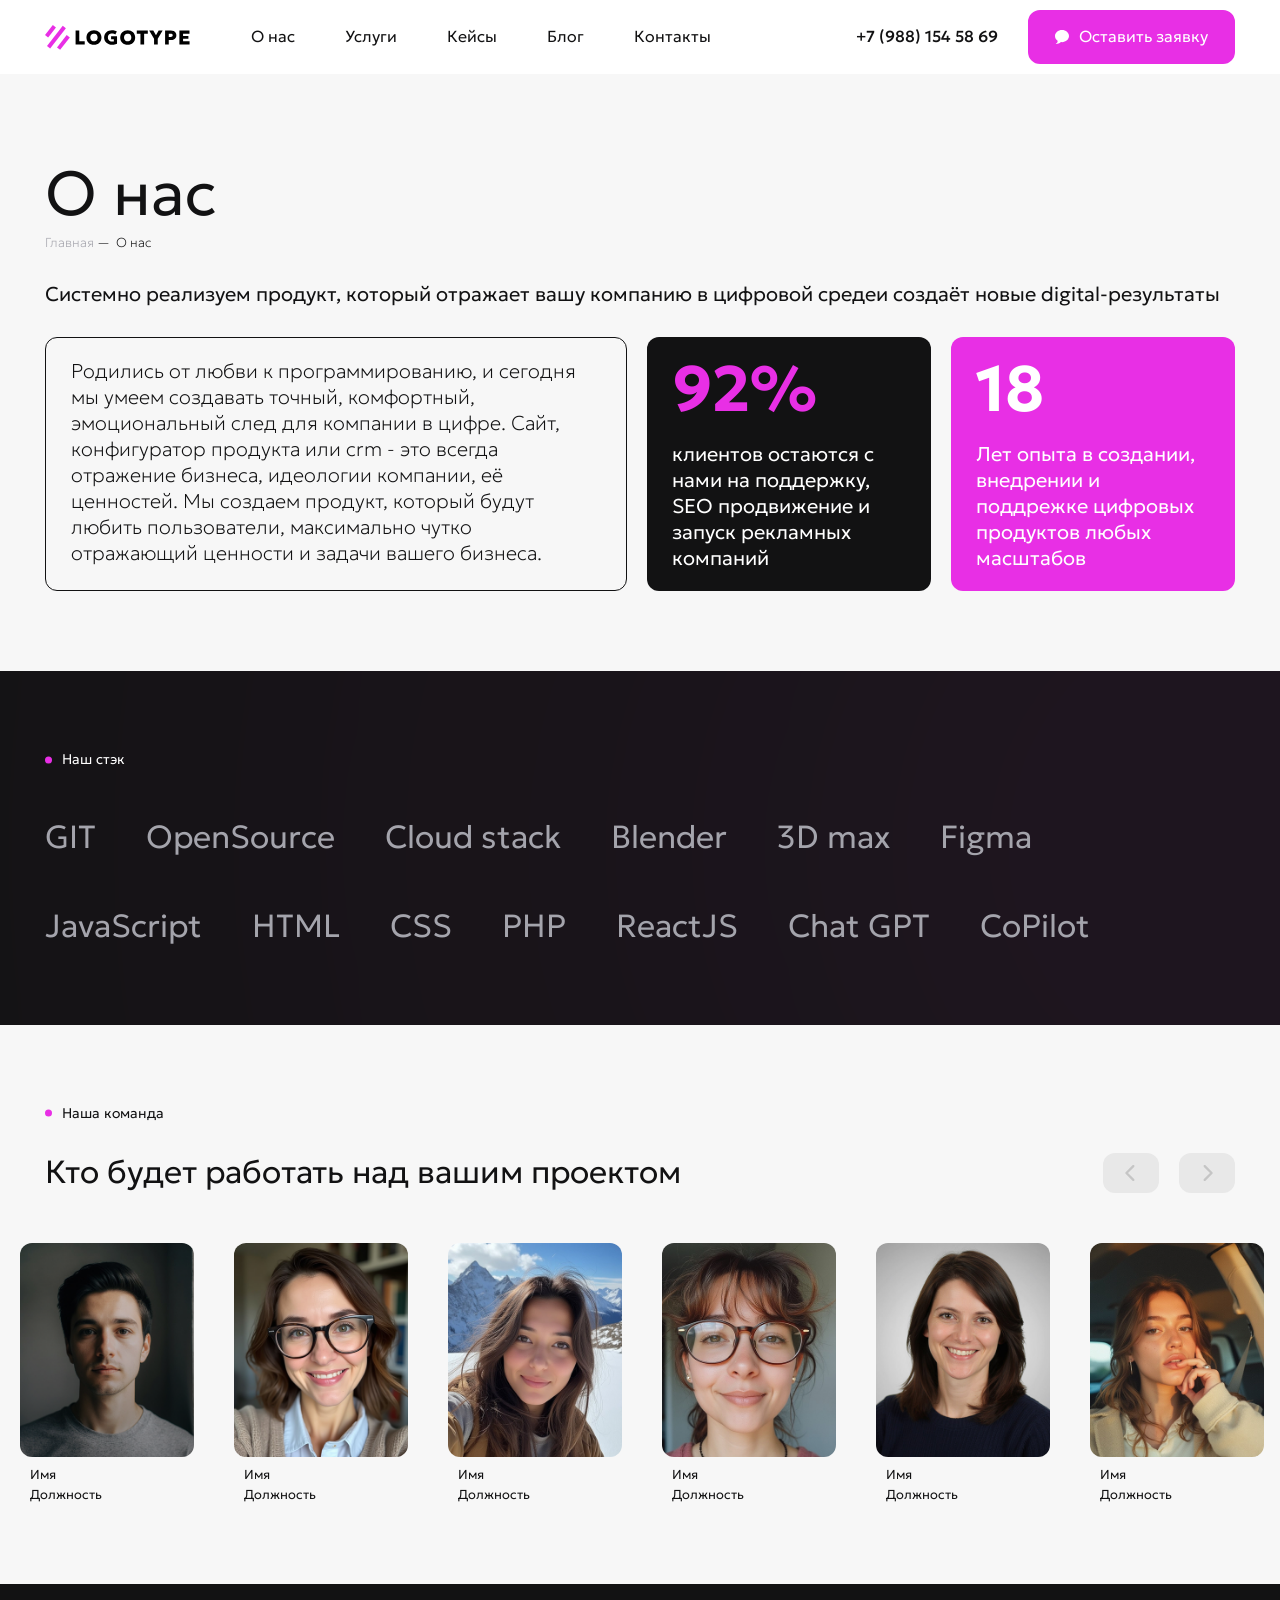
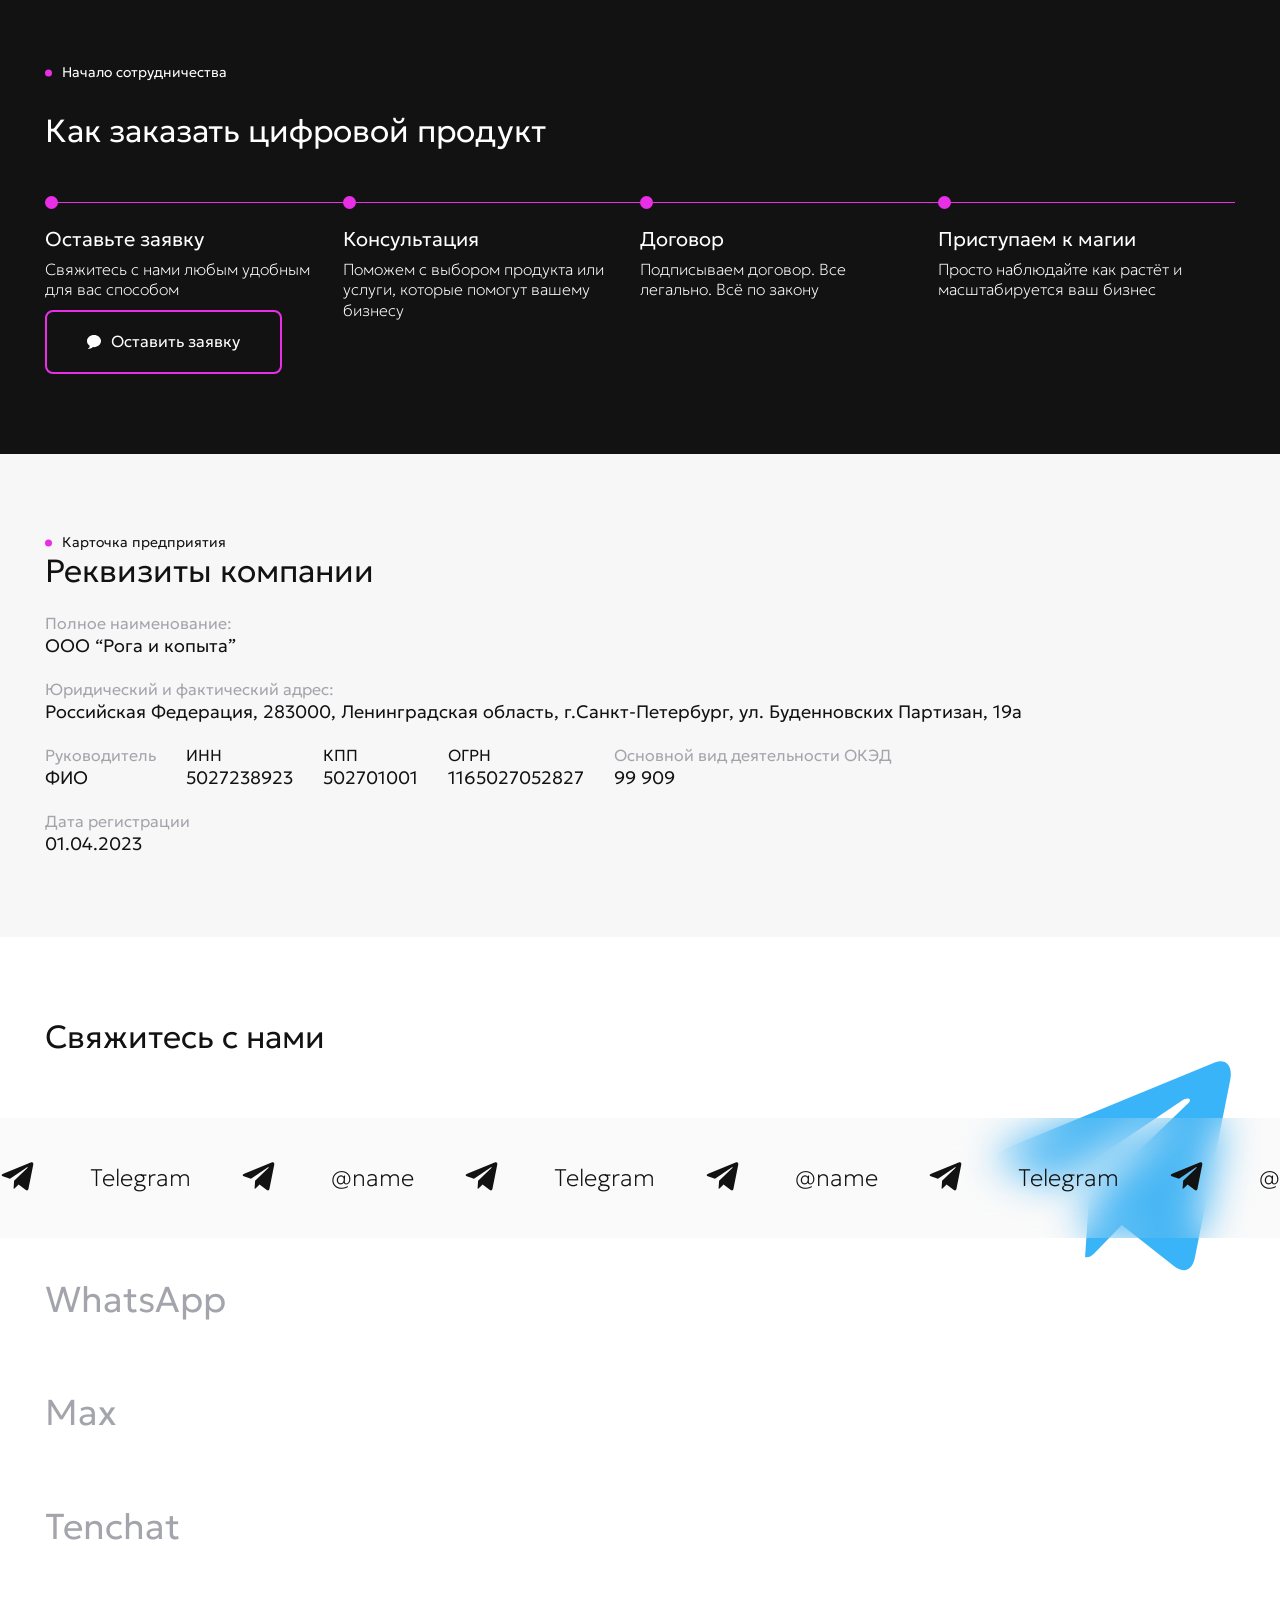
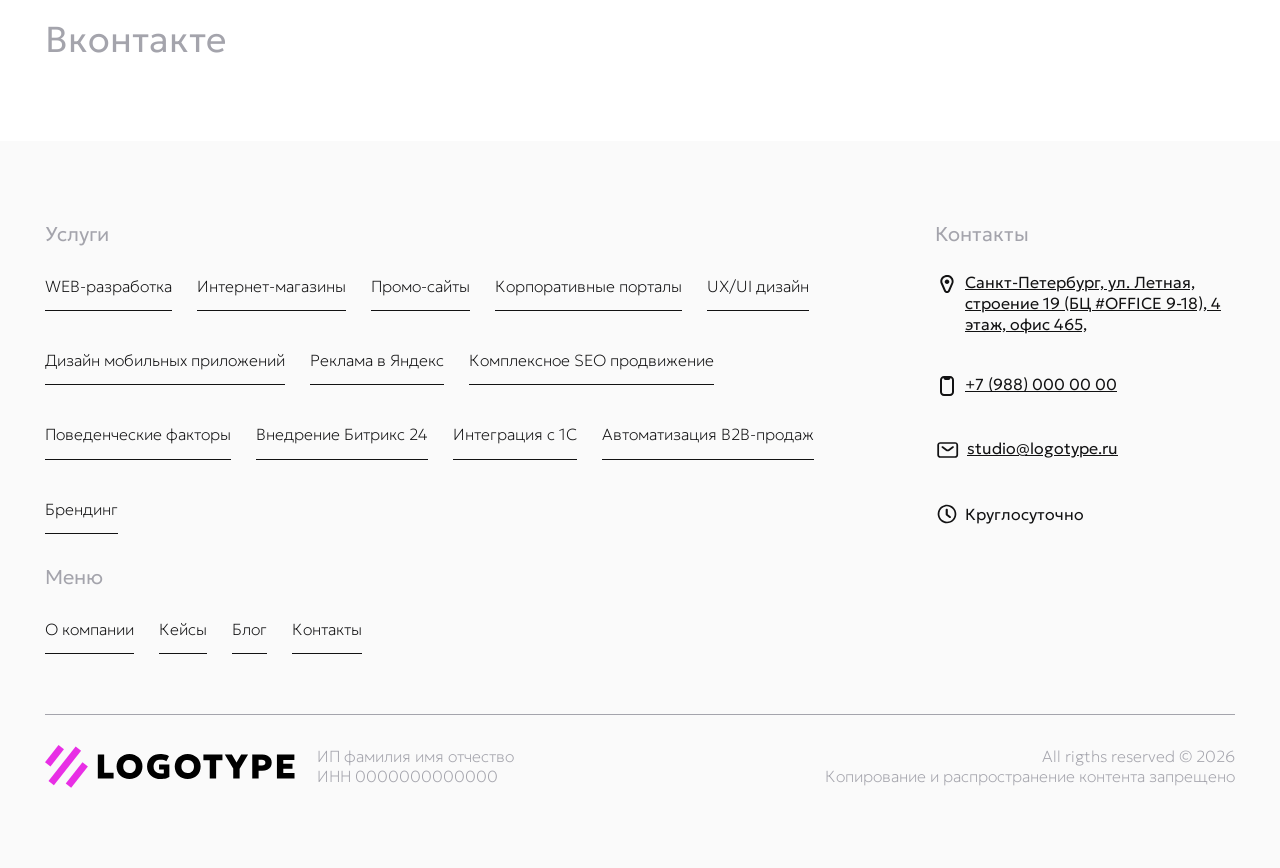
<file: about.html>
<!DOCTYPE html>
<html lang="en">
  <head>
    <meta charset="UTF-8" />
    <meta name="viewport" content="width=device-width, initial-scale=1.0" />
    <meta http-equiv="X-UA-Compatible" content="ie=edge" />
    <title>SEO</title>
    <link rel="stylesheet" href="css/slick.css">
    <link rel="stylesheet" href="css/style.css" />    
  </head>
  <body>

    <header class="header">
      <div class="container">
        <div class="header_block">
          <div class="header_block_left">
            <a href="#" class="header_block_left_logo">
              <img src="img/logo.svg" alt="">
            </a>
            <ul>
              <li>
                <a href="#">О нас</a>
              </li>
              <li>
                <a href="#">
                  Услуги
                </a>
              </li>
              <li>
                <a href="#">Кейсы</a>
              </li>
              <li>
                <a href="#">Блог</a>
              </li>
              <li>
                <a href="#">Контакты</a>
              </li>
            </ul>
          </div>
          <div class="header_block_right">
            <a href="tel:+79881545869" class="header_block_right_tel">+7 (988) 154 58 69</a>
            <div class="header_block_right_btn callback">
              <svg width="14" height="14" viewBox="0 0 14 14" fill="none" xmlns="http://www.w3.org/2000/svg">
                <path d="M7 0C10.866 0 14 2.71741 14 6.0695C14 9.42159 10.866 12.139 7 12.139C6.62874 12.139 6.26433 12.1137 5.90867 12.0654C4.40504 13.67 2.66866 13.9577 0.933333 14V13.6073C1.87034 13.1174 2.625 12.2251 2.625 11.2052C2.625 11.0629 2.61462 10.9232 2.5954 10.7866C1.01226 9.67381 0 7.97422 0 6.0695C0 2.71741 3.13402 0 7 0Z" fill="#fff"/>
              </svg>
              <span>Оставить заявку</span>
            </div>
            <div class="callback header_block_right_mob_btn">
              <svg width="22" height="22" viewBox="0 0 22 22" fill="none" xmlns="http://www.w3.org/2000/svg">
                <path d="M11 0C17.0752 0 22 4.27021 22 9.53779C22 14.8054 17.0752 19.0756 11 19.0756C10.4166 19.0756 9.84395 19.0358 9.28505 18.9599C6.92221 21.4814 4.19361 21.9336 1.46667 22V21.3829C2.93911 20.613 4.125 19.2108 4.125 17.6082C4.125 17.3846 4.10868 17.1651 4.07848 16.9504C1.59069 15.2017 0 12.5309 0 9.53779C0 4.27021 4.92488 0 11 0Z" fill="#121213"/>
              </svg>
            </div>
            <a href="tel:+79881545869" class="header_block_right_mob_tel">
              <svg width="22" height="22" viewBox="0 0 22 22" fill="none" xmlns="http://www.w3.org/2000/svg">
                <path d="M11.9167 1.75C12.7525 1.75 13.48 1.74806 14.0613 1.82617C14.6714 1.9082 15.2684 2.09482 15.7537 2.58008C16.2387 3.06524 16.4255 3.66151 16.5076 4.27148C16.5857 4.85285 16.5837 5.58102 16.5837 6.41699V15.583C16.5837 16.419 16.5857 17.1472 16.5076 17.7285C16.4255 18.3385 16.2387 18.9348 15.7537 19.4199C15.2684 19.9052 14.6714 20.0918 14.0613 20.1738C13.48 20.2519 12.7525 20.25 11.9167 20.25H10.0837C9.24777 20.25 8.5196 20.252 7.93823 20.1738C7.3282 20.0918 6.73201 19.9051 6.24683 19.4199C5.76165 18.9347 5.57497 18.3385 5.49292 17.7285C5.41476 17.1472 5.41675 16.419 5.41675 15.583V6.41699C5.41675 5.58102 5.41476 4.85285 5.49292 4.27148C5.57497 3.66145 5.76165 3.06526 6.24683 2.58008C6.73201 2.0949 7.3282 1.90822 7.93823 1.82617C8.5196 1.74801 9.24777 1.75 10.0837 1.75H11.9167Z" stroke="#121213" stroke-width="2"/>
                <path d="M6.41675 14.6667H15.5834" stroke="#121213" stroke-width="2"/>
              </svg>
            </a>
            <div class="header_block_right_burger">
              <svg width="22" height="22" viewBox="0 0 22 22" fill="none" xmlns="http://www.w3.org/2000/svg">
                <rect x="3.66675" y="4.58333" width="14.6667" height="4.58333" rx="1" stroke="white" stroke-width="2" stroke-linejoin="round"/>
                <rect x="3.66675" y="12.8333" width="14.6667" height="4.58333" rx="1" stroke="white" stroke-width="2" stroke-linejoin="round"/>
              </svg>
            </div>
          </div>
        </div>
      </div>
    </header>

    <section class="about">
      <div class="container">
        <div class="about_top">
          <h1>О нас</h1>
          <nav class="breadcrumb">
            <a href="#">Главная</a>&nbsp;—&nbsp;
            О нас
          </nav>
          <p class="about_top_text">Системно реализуем продукт, который отражает вашу компанию в цифровой средеи создаёт новые digital-результаты</p>
          <div class="about_row">
            <div class="about_row_transparent">
              <p>Родились от любви к программированию, и сегодня мы умеем создавать точный, комфортный, эмоциональный след для компании в цифре. Сайт, конфигуратор продукта или сrm - это всегда отражение бизнеса, идеологии компании, её ценностей. Мы создаем продукт, который будут любить пользователи, максимально чутко отражающий ценности и задачи вашего бизнеса.</p>
            </div>
            <div class="about_row_black">
              <span>92%</span>
              <p>клиентов остаются с нами на поддержку, SEO продвижение и запуск рекламных компаний</p>
            </div>
            <div class="about_row_pink">
              <span>18</span>
              <p>Лет опыта в создании, внедрении и поддрежке цифровых продуктов любых масштабов</p>
            </div>
          </div>
        </div>
      </div>
    </section>

    <section class="stack">
      <div class="container">
        <div class="subtitle">Наш стэк</div>
        <div class="stack_list">
          <p>GIT</p>
          <p>OpenSource</p>
          <p>Cloud stack</p>
          <p>Blender</p>
          <p>3D max</p>
          <p>Figma</p>
          <p>JavaScript</p>
          <p>HTML</p>
          <p>CSS</p>
          <p>PHP</p>
          <p>ReactJS</p>
          <p>Сhat GPT</p>
          <p>CoPilot</p>
        </div>
      </div>
    </section>

    <section class="who">
      <div class="container">
        <div class="subtitle">Наша команда</div>
        <div class="who_top">
          <h2>Кто будет работать над вашим проектом</h2>
          <div class="who_top_btns">
            <div class="who_prev">
              <svg width="16" height="16" viewBox="0 0 16 16" fill="none" xmlns="http://www.w3.org/2000/svg">
                <path d="M2.62453 8.79208L9.50429 15.6716C9.94192 16.1095 10.6515 16.1095 11.0889 15.6716C11.5264 15.2342 11.5264 14.5246 11.0889 14.0872L5.00137 7.99989L11.0887 1.91276C11.5262 1.47513 11.5262 0.765684 11.0887 0.328226C10.6513 -0.109409 9.94175 -0.109409 9.50411 0.328226L2.62435 7.20786C2.40562 7.4267 2.29638 7.7132 2.29638 7.99985C2.29638 8.28664 2.40583 8.57335 2.62453 8.79208Z" fill="#C5C5C5"/>
              </svg>
            </div>
            <div class="who_next">
              <svg width="16" height="16" viewBox="0 0 16 16" fill="none" xmlns="http://www.w3.org/2000/svg">
                <path d="M13.3755 8.79208L6.49571 15.6716C6.05808 16.1095 5.34853 16.1095 4.9111 15.6716C4.47364 15.2342 4.47364 14.5246 4.9111 14.0872L10.9986 7.99989L4.91128 1.91276C4.47382 1.47513 4.47382 0.765684 4.91128 0.328226C5.34874 -0.109409 6.05825 -0.109409 6.49589 0.328226L13.3756 7.20786C13.5944 7.4267 13.7036 7.7132 13.7036 7.99985C13.7036 8.28664 13.5942 8.57335 13.3755 8.79208Z" fill="#C5C5C5"/>
              </svg>
            </div>
          </div>
        </div>
      </div>
      <div class="who_slider">
        <div class="who_slider_item">
          <img src="img/who/1.png" alt="">
          <div class="who_slider_item_text">
            <span>Имя</span>
            <span>Должность</span>
          </div>
        </div>
        <div class="who_slider_item">
          <img src="img/who/2.png" alt="">
          <div class="who_slider_item_text">
            <span>Имя</span>
            <span>Должность</span>
          </div>
        </div>
        <div class="who_slider_item">
          <img src="img/who/3.png" alt="">
          <div class="who_slider_item_text">
            <span>Имя</span>
            <span>Должность</span>
          </div>
        </div>
        <div class="who_slider_item">
          <img src="img/who/4.png" alt="">
          <div class="who_slider_item_text">
            <span>Имя</span>
            <span>Должность</span>
          </div>
        </div>
        <div class="who_slider_item">
          <img src="img/who/5.png" alt="">
          <div class="who_slider_item_text">
            <span>Имя</span>
            <span>Должность</span>
          </div>
        </div>
        <div class="who_slider_item">
          <img src="img/who/6.png" alt="">
          <div class="who_slider_item_text">
            <span>Имя</span>
            <span>Должность</span>
          </div>
        </div>
        <div class="who_slider_item">
          <img src="img/who/7.png" alt="">
          <div class="who_slider_item_text">
            <span>Имя</span>
            <span>Должность</span>
          </div>
        </div>
        <div class="who_slider_item">
          <img src="img/who/8.png" alt="">
          <div class="who_slider_item_text">
            <span>Имя</span>
            <span>Должность</span>
          </div>
        </div>
        <div class="who_slider_item">
          <img src="img/who/1.png" alt="">
          <div class="who_slider_item_text">
            <span>Имя</span>
            <span>Должность</span>
          </div>
        </div>
        <div class="who_slider_item">
          <img src="img/who/2.png" alt="">
          <div class="who_slider_item_text">
            <span>Имя</span>
            <span>Должность</span>
          </div>
        </div>
        <div class="who_slider_item">
          <img src="img/who/3.png" alt="">
          <div class="who_slider_item_text">
            <span>Имя</span>
            <span>Должность</span>
          </div>
        </div>
        <div class="who_slider_item">
          <img src="img/who/4.png" alt="">
          <div class="who_slider_item_text">
            <span>Имя</span>
            <span>Должность</span>
          </div>
        </div>
      </div>
      <div class="container who_mob_btns">
        <div class="who_prev">
          <svg width="16" height="16" viewBox="0 0 16 16" fill="none" xmlns="http://www.w3.org/2000/svg">
            <path d="M2.62453 8.79208L9.50429 15.6716C9.94192 16.1095 10.6515 16.1095 11.0889 15.6716C11.5264 15.2342 11.5264 14.5246 11.0889 14.0872L5.00137 7.99989L11.0887 1.91276C11.5262 1.47513 11.5262 0.765684 11.0887 0.328226C10.6513 -0.109409 9.94175 -0.109409 9.50411 0.328226L2.62435 7.20786C2.40562 7.4267 2.29638 7.7132 2.29638 7.99985C2.29638 8.28664 2.40583 8.57335 2.62453 8.79208Z" fill="#C5C5C5"/>
          </svg>
        </div>
        <div class="who_next">
          <svg width="16" height="16" viewBox="0 0 16 16" fill="none" xmlns="http://www.w3.org/2000/svg">
            <path d="M13.3755 8.79208L6.49571 15.6716C6.05808 16.1095 5.34853 16.1095 4.9111 15.6716C4.47364 15.2342 4.47364 14.5246 4.9111 14.0872L10.9986 7.99989L4.91128 1.91276C4.47382 1.47513 4.47382 0.765684 4.91128 0.328226C5.34874 -0.109409 6.05825 -0.109409 6.49589 0.328226L13.3756 7.20786C13.5944 7.4267 13.7036 7.7132 13.7036 7.99985C13.7036 8.28664 13.5942 8.57335 13.3755 8.79208Z" fill="#C5C5C5"/>
          </svg>
        </div>
      </div>
    </section>

    <section class="cooperation">
      <div class="container">
        <div class="cooperation_block">
          <div class="subtitle">Начало сотрудничества</div>
          <h2>Как заказать цифровой продукт</h2>
          <div class="cooperation_block_main">
            <div class="cooperation_block_line"></div>
            <div class="cooperation_block_wrap">
              <div class="cooperation_block_wrap_item">
                <h4>Оставьте заявку</h4>
                <p>Свяжитесь с нами любым удобным для вас способом</p>
                <a href="#" class="btn">
                  <svg width="14" height="14" viewBox="0 0 14 14" fill="none" xmlns="http://www.w3.org/2000/svg">
                    <path d="M7 0C10.866 0 14 2.71741 14 6.0695C14 9.42159 10.866 12.139 7 12.139C6.62874 12.139 6.26433 12.1137 5.90867 12.0654C4.40504 13.67 2.66866 13.9577 0.933333 14V13.6073C1.87034 13.1174 2.625 12.2251 2.625 11.2052C2.625 11.0629 2.61462 10.9232 2.5954 10.7866C1.01226 9.67381 0 7.97422 0 6.0695C0 2.71741 3.13402 0 7 0Z" fill="white"/>
                  </svg>
                  <span>Оставить заявку</span>
                </a>
              </div>
              <div class="cooperation_block_wrap_item">
                <h4>Консультация</h4>
                <p>Поможем с выбором продукта или услуги, которые помогут вашему бизнесу</p>
              </div>
              <div class="cooperation_block_wrap_item">
                <h4>Договор</h4>
                <p>Подписываем договор. Все легально. Всё по закону</p>
              </div>
              <div class="cooperation_block_wrap_item">
                <h4>Приступаем к магии</h4>
                <p>Просто наблюдайте как растёт и масштабируется ваш бизнес</p>
              </div>
            </div>
          </div>
        </div>
      </div>
    </section>

    <section class="requis">
      <div class="container">
        <div class="subtitle">Карточка предприятия</div>
        <h2>Реквизиты компании</h2>
        <div class="requis_block">
          <div class="requis_block_item">
            <span class="grey">Полное наименование:</span>
            <p>ООО “Рога и копыта”</p>
          </div>
          <div class="requis_block_item">
            <span class="grey">Юридический и фактический адрес:</span>
            <p>Российская Федерация, 283000, Ленинградская область,  г.Санкт-Петербург, ул. Буденновских Партизан, 19а</p>
          </div>
          <div class="requis_block_line">
            <div class="requis_block_item">
              <span class="grey">Руководитель</span>
              <p>ФИО</p>
            </div>
            <div class="requis_block_item">
              <span>ИНН</span>
              <p>5027238923</p>
            </div>
            <div class="requis_block_item">
              <span>КПП</span>
              <p>502701001</p>
            </div>
            <div class="requis_block_item">
              <span>ОГРН</span>
              <p>1165027052827</p>
            </div>
            <div class="requis_block_item">
              <span class="grey">Основной вид деятельности ОКЭД</span>
              <p>99 909</p>
            </div>
          </div>
          <div class="requis_block_item">
            <span class="grey">Дата регистрации</span>
            <p>01.04.2023</p>
          </div>
        </div>
      </div>
    </section>

    <div class="dropdown">
      <div class="dropdown_top">
        <a href="#" class="dropdown_top_logo">
          <img src="img/logo.svg" alt="">
        </a>
        <div class="dropdown_top_close">
          <svg width="18" height="18" viewBox="0 0 18 18" fill="none" xmlns="http://www.w3.org/2000/svg">
            <g clip-path="url(#clip0_153_36516)">
            <path d="M10.8043 9.00104L17.7978 2.00164C17.8618 1.93785 17.9126 1.86204 17.9472 1.77857C17.9819 1.69509 17.9997 1.6056 17.9997 1.51521C17.9997 1.42482 17.9819 1.33533 17.9472 1.25185C17.9126 1.16838 17.8618 1.09257 17.7978 1.02878L16.9656 0.195827C16.8347 0.0705807 16.6606 0.000679918 16.4796 0.000679918C16.2985 0.000679918 16.1244 0.0705807 15.9935 0.195827L9 7.19523L2.00645 0.195827C1.87586 0.0702905 1.70193 4.01735e-06 1.52086 -0.000396911C1.33979 -0.00079784 1.16554 0.0687177 1.0344 0.193675L0.199995 1.02663C0.0712985 1.15575 -0.000976562 1.33068 -0.000976562 1.51306C-0.000976562 1.69544 0.0712985 1.87037 0.199995 1.99949L7.19569 9.00104L0.202146 16.0004C0.138164 16.0642 0.0873957 16.14 0.0527549 16.2235C0.0181141 16.307 0.000282117 16.3965 0.000282117 16.4869C0.000282117 16.5773 0.0181141 16.6668 0.0527549 16.7502C0.0873957 16.8337 0.138164 16.9095 0.202146 16.9733L1.0344 17.8063C1.16527 17.9315 1.33936 18.0014 1.52043 18.0014C1.70149 18.0014 1.87558 17.9315 2.00645 17.8063L9 10.8069L15.9935 17.8063C16.1244 17.9315 16.2985 18.0014 16.4796 18.0014C16.6606 18.0014 16.8347 17.9315 16.9656 17.8063L17.7978 16.9733C17.9265 16.8442 17.9988 16.6692 17.9988 16.4869C17.9988 16.3045 17.9265 16.1296 17.7978 16.0004L10.8043 9.00104Z" fill="white"/>
            </g>
            <defs>
            <clipPath id="clip0_153_36516">
            <rect width="18" height="18" fill="white"/>
            </clipPath>
            </defs>
          </svg>
        </div>
      </div>
      <ul>
        <li>
          <a href="#">О нас</a>
        </li>
        <li>
          <a href="#">Услуги</a>
        </li>
        <li>
          <a href="#">Кейсы</a>
        </li>
        <li>
          <a href="#">Блог</a>
        </li>
        <li>
          <a href="#">Контакты</a>
        </li>
      </ul>
      <div class="dropdown_info">
        <div class="dropdown_info_item">
          <span class="dropdown_info_item_subtitle">Мессенджеры:</span>
          <div class="dropdown_info_item_btns">
            <a href="#">
              <img src="img/header/tg.svg" alt="">
              <span>Telegram</span>
            </a>
            <a href="#">
              <img src="img/header/wap.svg" alt="">
              <span>WhatsApp</span>
            </a>
          </div>
        </div>
        <div class="dropdown_info_item">
          <span class="dropdown_info_item_subtitle">Электронная почта: </span>
          <a href="mailto:studio@logotype.ru" class="dropdown_info_item_text">studio@logotype.ru</a>
        </div>
        <div class="dropdown_info_item">
          <span class="dropdown_info_item_subtitle">Контактный телефон офиса:</span>
          <a href="tel:+79881545869" class="dropdown_info_item_text">+7 (988) 154 58 69</a>
        </div>
      </div>
    </div>

    <div class="back_modal"></div>

    <div class="modal_call">
      <h2>Свяжитесь с нами</h2>
      <div class="modal_call_close">
        <svg width="18" height="18" viewBox="0 0 18 18" fill="none" xmlns="http://www.w3.org/2000/svg">
          <g clip-path="url(#clip0_153_36516)">
          <path d="M10.8043 9.00104L17.7978 2.00164C17.8618 1.93785 17.9126 1.86204 17.9472 1.77857C17.9819 1.69509 17.9997 1.6056 17.9997 1.51521C17.9997 1.42482 17.9819 1.33533 17.9472 1.25185C17.9126 1.16838 17.8618 1.09257 17.7978 1.02878L16.9656 0.195827C16.8347 0.0705807 16.6606 0.000679918 16.4796 0.000679918C16.2985 0.000679918 16.1244 0.0705807 15.9935 0.195827L9 7.19523L2.00645 0.195827C1.87586 0.0702905 1.70193 4.01735e-06 1.52086 -0.000396911C1.33979 -0.00079784 1.16554 0.0687177 1.0344 0.193675L0.199995 1.02663C0.0712985 1.15575 -0.000976562 1.33068 -0.000976562 1.51306C-0.000976562 1.69544 0.0712985 1.87037 0.199995 1.99949L7.19569 9.00104L0.202146 16.0004C0.138164 16.0642 0.0873957 16.14 0.0527549 16.2235C0.0181141 16.307 0.000282117 16.3965 0.000282117 16.4869C0.000282117 16.5773 0.0181141 16.6668 0.0527549 16.7502C0.0873957 16.8337 0.138164 16.9095 0.202146 16.9733L1.0344 17.8063C1.16527 17.9315 1.33936 18.0014 1.52043 18.0014C1.70149 18.0014 1.87558 17.9315 2.00645 17.8063L9 10.8069L15.9935 17.8063C16.1244 17.9315 16.2985 18.0014 16.4796 18.0014C16.6606 18.0014 16.8347 17.9315 16.9656 17.8063L17.7978 16.9733C17.9265 16.8442 17.9988 16.6692 17.9988 16.4869C17.9988 16.3045 17.9265 16.1296 17.7978 16.0004L10.8043 9.00104Z" fill="white"/>
          </g>
          <defs>
          <clipPath id="clip0_153_36516">
          <rect width="18" height="18" fill="white"/>
          </clipPath>
          </defs>
        </svg>
      </div>
      <span class="modal_call_subtitle">Любым удобным способом</span>
      <div class="modal_call_links">
        <a href="#">
          <img src="img/header/tg.svg" alt="">
          <span>Напишите нам в Telegram</span>
        </a>
        <a href="#">
          <img src="img/header/wap.svg" alt="">
          <span>Напишите нам в WhatsApp</span>
        </a>
      </div>
      <div class="modal_call_down">
        <span>Или позвоните нам</span>
        <a href="tel:+79881545869">+7 (988) 154 58 69</a>
      </div>
    </div>

    <section class="connect">
      <div class="container">
        <h2>Свяжитесь с нами</h2>
      </div>
      <div class="connect_wrap">
        <a href="#" class="connect_marque">
          <div class="connect_marque_track">
            <div class="connect_marque_item">
              <img src="img/connect/tg.svg" alt="">
              <span>Telegram</span>
            </div>
            <div class="connect_marque_item">
              <img src="img/connect/tg.svg" alt="">
              <span>@name</span>
            </div>
            <div class="connect_marque_item">
              <img src="img/connect/tg.svg" alt="">
              <span>Telegram</span>
            </div>
            <div class="connect_marque_item">
              <img src="img/connect/tg.svg" alt="">
              <span>@name</span>
            </div>
            <div class="connect_marque_item">
              <img src="img/connect/tg.svg" alt="">
              <span>Telegram</span>
            </div>
            <div class="connect_marque_item">
              <img src="img/connect/tg.svg" alt="">
              <span>@name</span>
            </div>
            <div class="connect_marque_item">
              <img src="img/connect/tg.svg" alt="">
              <span>Telegram</span>
            </div>
            <div class="connect_marque_item">
              <img src="img/connect/tg.svg" alt="">
              <span>@name</span>
            </div>
            <div class="connect_marque_item">
              <img src="img/connect/tg.svg" alt="">
              <span>Telegram</span>
            </div>
            <div class="connect_marque_item">
              <img src="img/connect/tg.svg" alt="">
              <span>@name</span>
            </div>
            <div class="connect_marque_item">
              <img src="img/connect/tg.svg" alt="">
              <span>Telegram</span>
            </div>
            <div class="connect_marque_item">
              <img src="img/connect/tg.svg" alt="">
              <span>@name</span>
            </div>
            <div class="connect_marque_item">
              <img src="img/connect/tg.svg" alt="">
              <span>Telegram</span>
            </div>
            <div class="connect_marque_item">
              <img src="img/connect/tg.svg" alt="">
              <span>@name</span>
            </div>
            <div class="connect_marque_item">
              <img src="img/connect/tg.svg" alt="">
              <span>Telegram</span>
            </div>
            <div class="connect_marque_item">
              <img src="img/connect/tg.svg" alt="">
              <span>@name</span>
            </div>
            <div class="connect_marque_item">
              <img src="img/connect/tg.svg" alt="">
              <span>Telegram</span>
            </div>
            <div class="connect_marque_item">
              <img src="img/connect/tg.svg" alt="">
              <span>@name</span>
            </div>
            <div class="connect_marque_item">
              <img src="img/connect/tg.svg" alt="">
              <span>Telegram</span>
            </div>
            <div class="connect_marque_item">
              <img src="img/connect/tg.svg" alt="">
              <span>@name</span>
            </div>
            <div class="connect_marque_item">
              <img src="img/connect/tg.svg" alt="">
              <span>Telegram</span>
            </div>
            <div class="connect_marque_item">
              <img src="img/connect/tg.svg" alt="">
              <span>@name</span>
            </div>
            <div class="connect_marque_item">
              <img src="img/connect/tg.svg" alt="">
              <span>Telegram</span>
            </div>
            <div class="connect_marque_item">
              <img src="img/connect/tg.svg" alt="">
              <span>@name</span>
            </div>
            <div class="connect_marque_item">
              <img src="img/connect/tg.svg" alt="">
              <span>Telegram</span>
            </div>
            <div class="connect_marque_item">
              <img src="img/connect/tg.svg" alt="">
              <span>@name</span>
            </div>
            <div class="connect_marque_item">
              <img src="img/connect/tg.svg" alt="">
              <span>Telegram</span>
            </div>
            <div class="connect_marque_item">
              <img src="img/connect/tg.svg" alt="">
              <span>@name</span>
            </div>
          </div>
        </a>
        <img src="img/connect/tg_blue.svg" alt="" class="connect_wrap_img">
      </div>
      <div class="container">
        <ul>
          <li>
            <a href="#">WhatsApp</a>
          </li>
          <li>
            <a href="#">Max</a>
          </li>
          <li>
            <a href="#">Tenchat</a>
          </li>
          <li>
            <a href="#">Вконтакте</a>
          </li>
        </ul>
      </div>
    </section>

    <footer class="footer">
      <div class="container">
        <div class="footer_main">
          <div class="footer_main_nav">
            <div class="footer_main_nav_item">
              <h4>Услуги</h4>
              <ul>
                <li><a href="#">WEB-разработка</a></li>
                <li><a href="#">Интернет-магазины</a></li>
                <li><a href="#">Промо-сайты</a></li>
                <li><a href="#">Корпоративные порталы</a></li>
                <li><a href="#">UX/UI дизайн</a></li>
                <li><a href="#">Дизайн мобильных приложений</a></li>
                <li><a href="#">Реклама в Яндекс</a></li>
                <li><a href="#">Комплексное SEO продвижение</a></li>
                <li><a href="#">Поведенческие факторы</a></li>
                <li><a href="#">Внедрение Битрикс 24</a></li>
                <li><a href="#">Интеграция с 1C</a></li>
                <li><a href="#">Автоматизация В2В-продаж</a></li>
                <li><a href="#">Брендинг</a></li>
              </ul>
            </div>
            <div class="footer_main_nav_item">
              <h4>Меню</h4>
              <ul>
                <li>
                  <a href="#">О компании</a>
                </li>
                <li>
                  <a href="#">Кейсы</a>
                </li>
                <li>
                  <a href="#">Блог</a>
                </li>
                <li>
                  <a href="#">Контакты</a>
                </li>
              </ul>
            </div>
          </div>
          <div class="footer_main_contact">
            <h4>Контакты</h4>
            <ul>
              <li>
                <a href="#">
                  <svg width="24" height="24" viewBox="0 0 24 24" fill="none" xmlns="http://www.w3.org/2000/svg">
                    <path d="M9.0998 19.2C9.5998 20.3 10.6998 21 11.9998 21C13.2998 21 14.3998 20.3 14.8998 19.2L17.9998 12L18.1998 11.5C18.3998 11 18.4998 10.5 18.5998 9.9C18.8998 6.6 16.4998 3.7 13.1998 3.1C11.0998 2.8 9.0998 3.3 7.5998 4.6C6.0998 5.8 5.2998 7.5 5.2998 9.3C5.2998 10.1 5.3998 10.8 5.6998 11.5L9.0998 19.2ZM8.8998 6.1C9.6998 5.4 10.7998 5 11.9998 5C12.2998 5 12.5998 5 12.8998 5.1C15.1998 5.5 16.8998 7.6 16.6998 9.7C16.6998 10.1 16.5998 10.4 16.4998 10.7L12.9998 18.4C12.7998 19 12.1998 19 11.9998 19C11.7998 19 11.1998 19 10.9998 18.4L7.5998 10.8C7.3998 10.4 7.2998 9.9 7.2998 9.4C7.2998 8.1 7.8998 6.9 8.8998 6.1Z" fill="#121213"/>
                    <path d="M11.9997 11.9999C13.27 11.9999 14.2997 10.9702 14.2997 9.6999C14.2997 8.42965 13.27 7.3999 11.9997 7.3999C10.7295 7.3999 9.69971 8.42965 9.69971 9.6999C9.69971 10.9702 10.7295 11.9999 11.9997 11.9999Z" fill="#121213"/>
                  </svg>
                  <span>Санкт-Петербург, ул. Летная, строение 19 (БЦ #OFFICE 9-18), 4 этаж, офис 465,</span>
                </a>
              </li>
              <li>
                <a href="tel:+7 (988) 000 00 00">
                  <svg width="24" height="24" viewBox="0 0 24 24" fill="none" xmlns="http://www.w3.org/2000/svg">
                    <path d="M15 2H9C6.8 2 5 3.8 5 6V18C5 20.2 6.8 22 9 22H15C17.2 22 19 20.2 19 18V6C19 3.8 17.2 2 15 2ZM17 18C17 19.1 16.1 20 15 20H9C7.9 20 7 19.1 7 18V6C7 5.1 7.6 4.3 8.4 4.1L8.8 4.9C9.2 5.6 9.9 6 10.6 6H13.4C14.2 6 14.8 5.6 15.2 4.9L15.6 4.1C16.4 4.3 17 5.1 17 6V18Z" fill="#121213"/>
                  </svg>
                  <span>+7 (988) 000 00 00</span>
                </a>
              </li>
              <li>
                <a href="mailto:studio@logotype.ru">
                  <svg width="26" height="24" viewBox="0 0 26 24" fill="none" xmlns="http://www.w3.org/2000/svg">
                    <path fill-rule="evenodd" clip-rule="evenodd" d="M2.30029 6.99972C2.30029 5.39366 3.66995 4.14258 5.29421 4.14258H20.1177C21.742 4.14258 23.1117 5.39367 23.1117 6.99972V16.9997C23.1117 18.6058 21.742 19.8568 20.1177 19.8568H5.29421C3.66996 19.8568 2.30029 18.6058 2.30029 16.9997V6.99972ZM5.29421 5.85686C4.57938 5.85686 4.05283 6.39664 4.05283 6.99972V16.9997C4.05283 17.6028 4.57937 18.1425 5.29421 18.1425H20.1177C20.8326 18.1425 21.3591 17.6028 21.3591 16.9997V6.99972C21.3591 6.39663 20.8326 5.85686 20.1177 5.85686H5.29421ZM6.71837 8.47575C7.01421 8.10111 7.56451 8.03199 7.94751 8.32137L11.9187 11.3218C12.3766 11.6678 13.0354 11.6678 13.4932 11.3219L17.4645 8.32137C17.8475 8.03199 18.3978 8.10111 18.6936 8.47575C18.9894 8.85043 18.9187 9.38871 18.5358 9.67808L14.5645 12.6786C13.4756 13.5013 11.9363 13.5013 10.8474 12.6786L6.8762 9.67808C6.4932 9.38871 6.42254 8.85043 6.71837 8.47575Z" fill="#121213"/>
                  </svg>
                  <span>studio@logotype.ru</span>
                </a>
              </li>
              <li>
                <svg width="24" height="24" viewBox="0 0 24 24" fill="none" xmlns="http://www.w3.org/2000/svg">
                  <path d="M11.9998 2.6665C10.1539 2.6665 8.34938 3.21389 6.81452 4.23945C5.27966 5.26501 4.08338 6.72268 3.37697 8.42812C2.67055 10.1336 2.48572 12.0102 2.84585 13.8207C3.20597 15.6312 4.09489 17.2942 5.40018 18.5995C6.70547 19.9048 8.36851 20.7937 10.179 21.1538C11.9895 21.514 13.8661 21.3291 15.5715 20.6227C17.277 19.9163 18.7347 18.72 19.7602 17.1852C20.7858 15.6503 21.3332 13.8458 21.3332 11.9998C21.3302 9.52538 20.346 7.1531 18.5963 5.4034C16.8466 3.65369 14.4743 2.66942 11.9998 2.6665ZM11.9998 19.6362C10.4895 19.6362 9.0131 19.1883 7.7573 18.3492C6.50151 17.5101 5.52274 16.3175 4.94476 14.9221C4.36678 13.5268 4.21556 11.9914 4.51021 10.5101C4.80486 9.02875 5.53215 7.66808 6.60012 6.60011C7.66808 5.53215 9.02875 4.80485 10.5101 4.5102C11.9914 4.21555 13.5268 4.36678 14.9221 4.94476C16.3175 5.52273 17.5101 6.50151 18.3492 7.7573C19.1883 9.01309 19.6362 10.4895 19.6362 11.9998C19.6337 14.0244 18.8284 15.9653 17.3968 17.3968C15.9653 18.8284 14.0244 19.6337 11.9998 19.6362Z" fill="#121213"/>
                  <path d="M12.8051 12.2609V7.51594C12.8051 7.29065 12.6924 7.0746 12.4919 6.9153C12.2914 6.756 12.0194 6.6665 11.7358 6.6665C11.4522 6.6665 11.1802 6.756 10.9797 6.9153C10.7792 7.0746 10.6665 7.29065 10.6665 7.51594V12.6125C10.6666 12.8378 10.7793 13.0538 10.9798 13.2131L14.1877 15.7614C14.3894 15.9161 14.6595 16.0017 14.9398 15.9998C15.2202 15.9979 15.4884 15.9085 15.6866 15.751C15.8849 15.5936 15.9974 15.3805 15.9998 15.1578C16.0022 14.9351 15.8945 14.7205 15.6997 14.5603L12.8051 12.2609Z" fill="#121213"/>
                </svg>
                <span>Круглосуточно</span>
              </li>
            </ul>
          </div>
        </div>
        <div class="footer_down">
          <div class="footer_down_left">
            <img src="img/logo.svg" alt="">
            <p>ИП фамилия имя отчество <br> ИНН 0000000000000</p>
          </div>
          <div class="footer_down_right">
            <p>All rigths reserved © 2026 <br> Копирование и распространение контента запрещено</p>
          </div>
        </div>
      </div>
    </footer>

    <script src="js/jquery-3.6.0.min.js"></script>
    <script src="js/slick.js"></script>
    <script src="js/main.js"></script>

  </body>
</html>
</file>
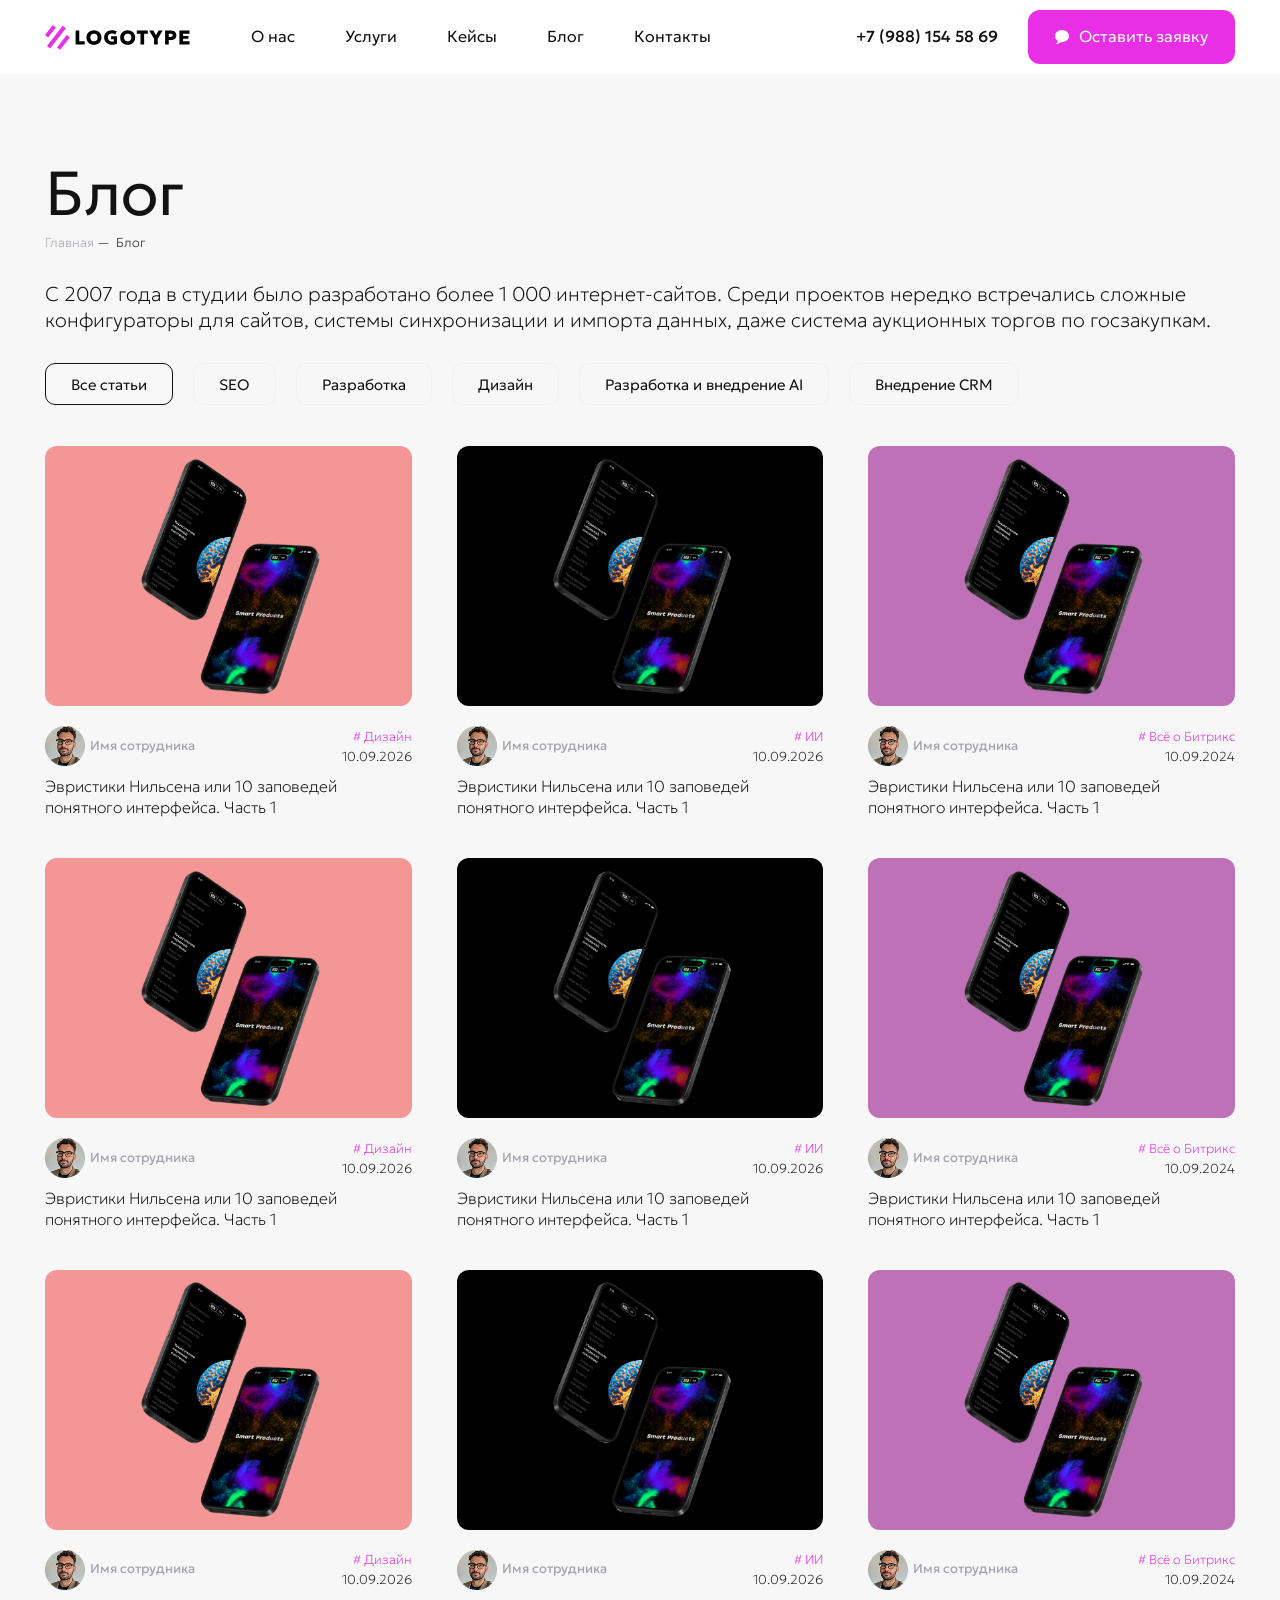
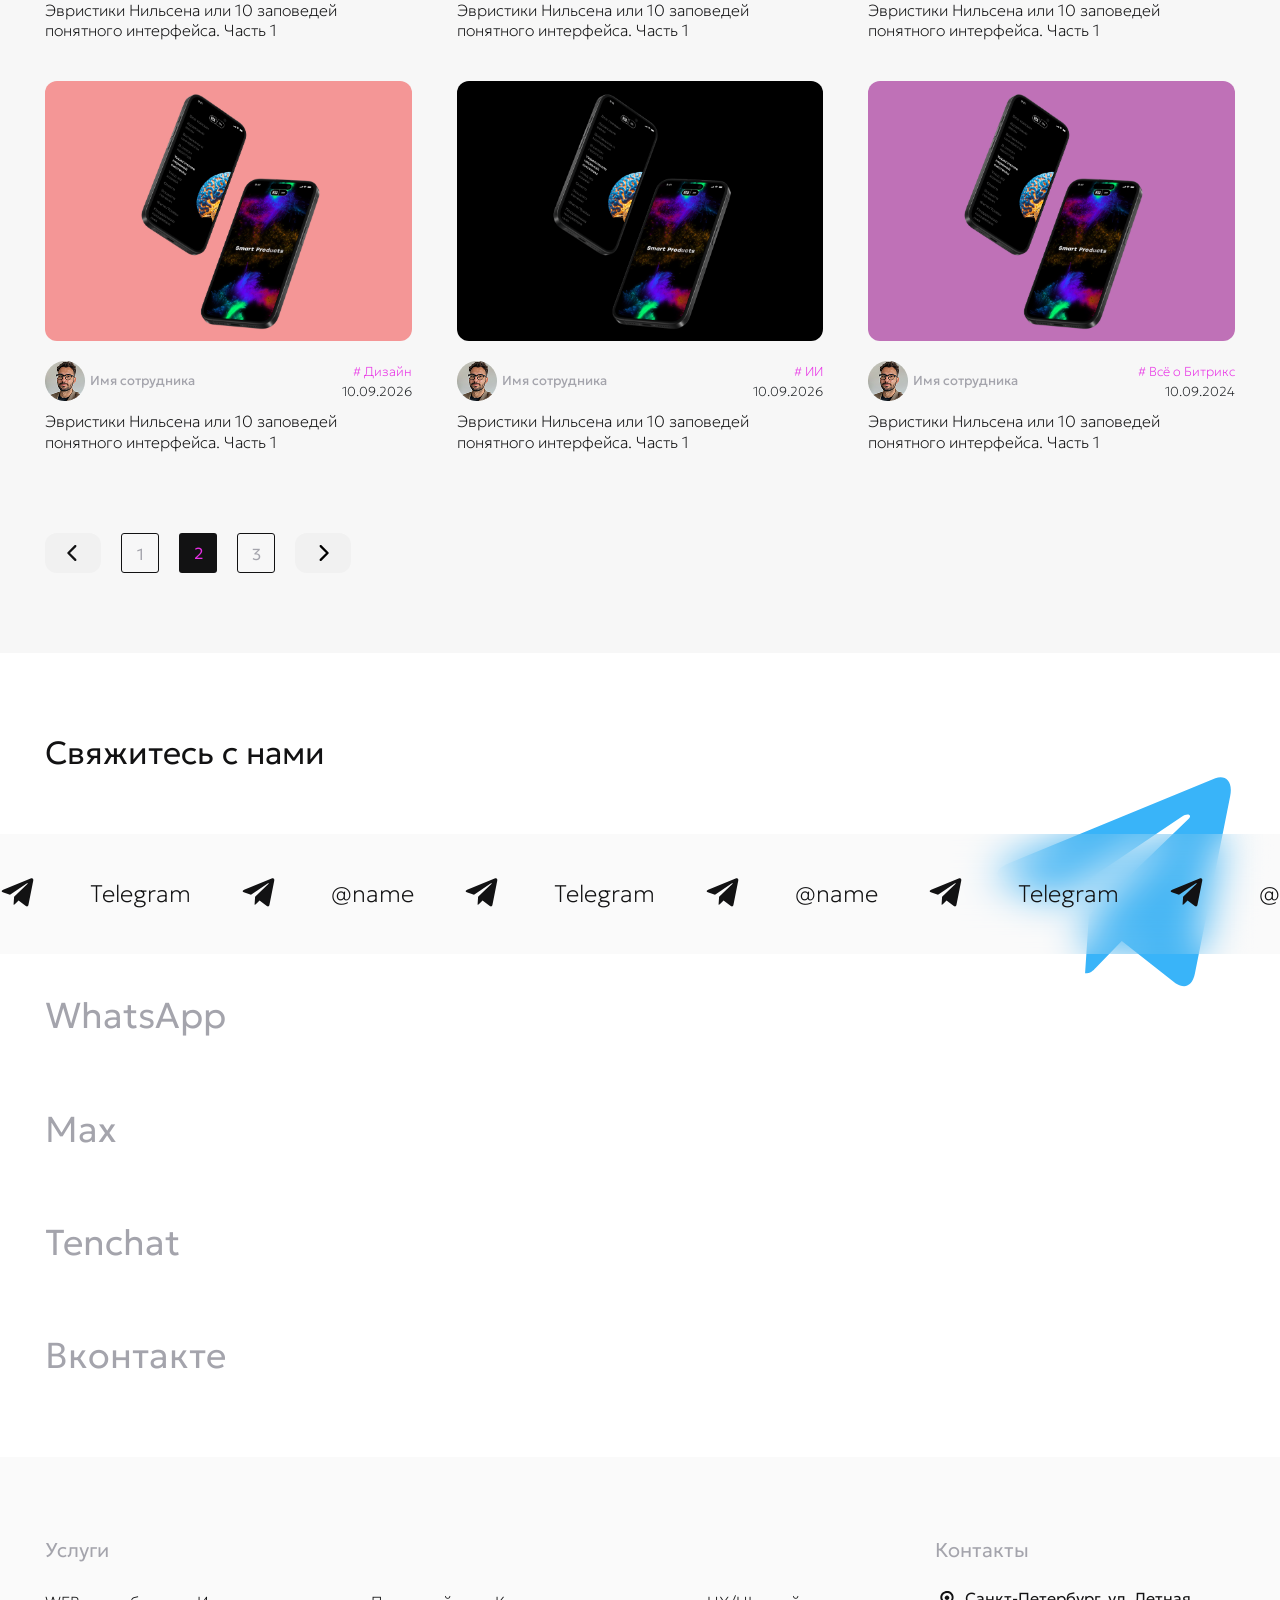
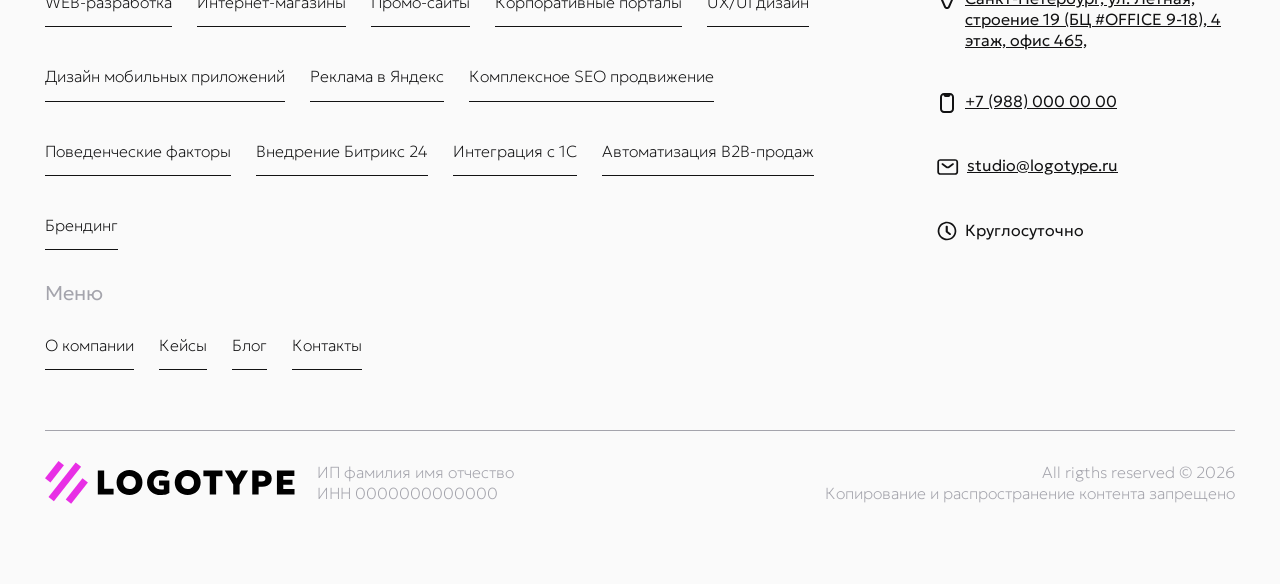
<file: blog.html>
<!DOCTYPE html>
<html lang="en">
  <head>
    <meta charset="UTF-8" />
    <meta name="viewport" content="width=device-width, initial-scale=1.0" />
    <meta http-equiv="X-UA-Compatible" content="ie=edge" />
    <title>SEO</title>
    <link rel="stylesheet" href="css/slick.css">
    <link rel="stylesheet" href="css/style.css" />    
  </head>
  <body>

    <header class="header">
      <div class="container">
        <div class="header_block">
          <div class="header_block_left">
            <a href="#" class="header_block_left_logo">
              <img src="img/logo.svg" alt="">
            </a>
            <ul>
              <li>
                <a href="#">О нас</a>
              </li>
              <li>
                <a href="#">
                  Услуги
                </a>
              </li>
              <li>
                <a href="#">Кейсы</a>
              </li>
              <li>
                <a href="#">Блог</a>
              </li>
              <li>
                <a href="#">Контакты</a>
              </li>
            </ul>
          </div>
          <div class="header_block_right">
            <a href="tel:+79881545869" class="header_block_right_tel">+7 (988) 154 58 69</a>
            <div class="header_block_right_btn callback">
              <svg width="14" height="14" viewBox="0 0 14 14" fill="none" xmlns="http://www.w3.org/2000/svg">
                <path d="M7 0C10.866 0 14 2.71741 14 6.0695C14 9.42159 10.866 12.139 7 12.139C6.62874 12.139 6.26433 12.1137 5.90867 12.0654C4.40504 13.67 2.66866 13.9577 0.933333 14V13.6073C1.87034 13.1174 2.625 12.2251 2.625 11.2052C2.625 11.0629 2.61462 10.9232 2.5954 10.7866C1.01226 9.67381 0 7.97422 0 6.0695C0 2.71741 3.13402 0 7 0Z" fill="#fff"/>
              </svg>
              <span>Оставить заявку</span>
            </div>
            <div class="callback header_block_right_mob_btn">
              <svg width="22" height="22" viewBox="0 0 22 22" fill="none" xmlns="http://www.w3.org/2000/svg">
                <path d="M11 0C17.0752 0 22 4.27021 22 9.53779C22 14.8054 17.0752 19.0756 11 19.0756C10.4166 19.0756 9.84395 19.0358 9.28505 18.9599C6.92221 21.4814 4.19361 21.9336 1.46667 22V21.3829C2.93911 20.613 4.125 19.2108 4.125 17.6082C4.125 17.3846 4.10868 17.1651 4.07848 16.9504C1.59069 15.2017 0 12.5309 0 9.53779C0 4.27021 4.92488 0 11 0Z" fill="#121213"/>
              </svg>
            </div>
            <a href="tel:+79881545869" class="header_block_right_mob_tel">
              <svg width="22" height="22" viewBox="0 0 22 22" fill="none" xmlns="http://www.w3.org/2000/svg">
                <path d="M11.9167 1.75C12.7525 1.75 13.48 1.74806 14.0613 1.82617C14.6714 1.9082 15.2684 2.09482 15.7537 2.58008C16.2387 3.06524 16.4255 3.66151 16.5076 4.27148C16.5857 4.85285 16.5837 5.58102 16.5837 6.41699V15.583C16.5837 16.419 16.5857 17.1472 16.5076 17.7285C16.4255 18.3385 16.2387 18.9348 15.7537 19.4199C15.2684 19.9052 14.6714 20.0918 14.0613 20.1738C13.48 20.2519 12.7525 20.25 11.9167 20.25H10.0837C9.24777 20.25 8.5196 20.252 7.93823 20.1738C7.3282 20.0918 6.73201 19.9051 6.24683 19.4199C5.76165 18.9347 5.57497 18.3385 5.49292 17.7285C5.41476 17.1472 5.41675 16.419 5.41675 15.583V6.41699C5.41675 5.58102 5.41476 4.85285 5.49292 4.27148C5.57497 3.66145 5.76165 3.06526 6.24683 2.58008C6.73201 2.0949 7.3282 1.90822 7.93823 1.82617C8.5196 1.74801 9.24777 1.75 10.0837 1.75H11.9167Z" stroke="#121213" stroke-width="2"/>
                <path d="M6.41675 14.6667H15.5834" stroke="#121213" stroke-width="2"/>
              </svg>
            </a>
            <div class="header_block_right_burger">
              <svg width="22" height="22" viewBox="0 0 22 22" fill="none" xmlns="http://www.w3.org/2000/svg">
                <rect x="3.66675" y="4.58333" width="14.6667" height="4.58333" rx="1" stroke="white" stroke-width="2" stroke-linejoin="round"/>
                <rect x="3.66675" y="12.8333" width="14.6667" height="4.58333" rx="1" stroke="white" stroke-width="2" stroke-linejoin="round"/>
              </svg>
            </div>
          </div>
        </div>
      </div>
    </header>

    <section class="blog">
      <div class="container">
        <div class="first_block">
          <h1>Блог</h1>
          <nav class="breadcrumb">
            <a href="#">Главная</a>&nbsp;—&nbsp;
            Блог
          </nav>
          <p>С 2007 года в студии было разработано более 1 000 интернет-сайтов. Среди проектов нередко встречались сложные конфигураторы для сайтов, системы синхронизации и импорта данных, даже система аукционных торгов по госзакупкам. </p>
        </div>
      </div>
      <div class="container fluid">
        <div class="cases_nav">
          <ul>
            <li>
              <a href="#" class="active">Все статьи</a>
            </li>
            <li>
              <a href="#">SEO</a>
            </li>
            <li>
              <a href="#">Разработка</a>
            </li>
            <li>
              <a href="#">Дизайн</a>
            </li>
            <li>
              <a href="#">Разработка и внедрение AI</a>
            </li>
            <li>
              <a href="#">Внедрение  CRM</a>
            </li>
            <li>
              <a href="#">Контекстная реклама</a>
            </li>
          </ul>
        </div>
      </div>
      <div class="container">
        <div class="blog_row">
          <a href="#" class="blog_row_item">
            <div class="blog_row_item_img">
              <img src="img/blog/1.png" alt="">
            </div>
            <div class="blog_row_item_author">
              <div class="blog_row_item_author_name">
                <img src="img/blog/ava.png" alt="">
                <span>Имя сотрудника</span>
              </div>
              <div class="blog_row_item_author_date">
                <span class="tag"># Дизайн</span>
                <span class="date">10.09.2026</span>
              </div>
            </div>
            <p class="blog_row_item_title">Эвристики Нильсена или 10 заповедей понятного интерфейса. Часть 1</p>
          </a>
          <a href="#" class="blog_row_item">
            <div class="blog_row_item_img">
              <img src="img/blog/2.png" alt="">
            </div>
            <div class="blog_row_item_author">
              <div class="blog_row_item_author_name">
                <img src="img/blog/ava.png" alt="">
                <span>Имя сотрудника</span>
              </div>
              <div class="blog_row_item_author_date">
                <span class="tag"># ИИ</span>
                <span class="date">10.09.2026</span>
              </div>
            </div>
            <p class="blog_row_item_title">Эвристики Нильсена или 10 заповедей понятного интерфейса. Часть 1</p>
          </a>
          <a href="#" class="blog_row_item">
            <div class="blog_row_item_img">
              <img src="img/blog/3.png" alt="">
            </div>
            <div class="blog_row_item_author">
              <div class="blog_row_item_author_name">
                <img src="img/blog/ava.png" alt="">
                <span>Имя сотрудника</span>
              </div>
              <div class="blog_row_item_author_date">
                <span class="tag"># Всё о Битрикс</span>
                <span class="date">10.09.2024</span>
              </div>
            </div>
            <p class="blog_row_item_title">Эвристики Нильсена или 10 заповедей понятного интерфейса. Часть 1</p>
          </a>
          <a href="#" class="blog_row_item">
            <div class="blog_row_item_img">
              <img src="img/blog/1.png" alt="">
            </div>
            <div class="blog_row_item_author">
              <div class="blog_row_item_author_name">
                <img src="img/blog/ava.png" alt="">
                <span>Имя сотрудника</span>
              </div>
              <div class="blog_row_item_author_date">
                <span class="tag"># Дизайн</span>
                <span class="date">10.09.2026</span>
              </div>
            </div>
            <p class="blog_row_item_title">Эвристики Нильсена или 10 заповедей понятного интерфейса. Часть 1</p>
          </a>
          <a href="#" class="blog_row_item">
            <div class="blog_row_item_img">
              <img src="img/blog/2.png" alt="">
            </div>
            <div class="blog_row_item_author">
              <div class="blog_row_item_author_name">
                <img src="img/blog/ava.png" alt="">
                <span>Имя сотрудника</span>
              </div>
              <div class="blog_row_item_author_date">
                <span class="tag"># ИИ</span>
                <span class="date">10.09.2026</span>
              </div>
            </div>
            <p class="blog_row_item_title">Эвристики Нильсена или 10 заповедей понятного интерфейса. Часть 1</p>
          </a>
          <a href="#" class="blog_row_item">
            <div class="blog_row_item_img">
              <img src="img/blog/3.png" alt="">
            </div>
            <div class="blog_row_item_author">
              <div class="blog_row_item_author_name">
                <img src="img/blog/ava.png" alt="">
                <span>Имя сотрудника</span>
              </div>
              <div class="blog_row_item_author_date">
                <span class="tag"># Всё о Битрикс</span>
                <span class="date">10.09.2024</span>
              </div>
            </div>
            <p class="blog_row_item_title">Эвристики Нильсена или 10 заповедей понятного интерфейса. Часть 1</p>
          </a>
          <a href="#" class="blog_row_item">
            <div class="blog_row_item_img">
              <img src="img/blog/1.png" alt="">
            </div>
            <div class="blog_row_item_author">
              <div class="blog_row_item_author_name">
                <img src="img/blog/ava.png" alt="">
                <span>Имя сотрудника</span>
              </div>
              <div class="blog_row_item_author_date">
                <span class="tag"># Дизайн</span>
                <span class="date">10.09.2026</span>
              </div>
            </div>
            <p class="blog_row_item_title">Эвристики Нильсена или 10 заповедей понятного интерфейса. Часть 1</p>
          </a>
          <a href="#" class="blog_row_item">
            <div class="blog_row_item_img">
              <img src="img/blog/2.png" alt="">
            </div>
            <div class="blog_row_item_author">
              <div class="blog_row_item_author_name">
                <img src="img/blog/ava.png" alt="">
                <span>Имя сотрудника</span>
              </div>
              <div class="blog_row_item_author_date">
                <span class="tag"># ИИ</span>
                <span class="date">10.09.2026</span>
              </div>
            </div>
            <p class="blog_row_item_title">Эвристики Нильсена или 10 заповедей понятного интерфейса. Часть 1</p>
          </a>
          <a href="#" class="blog_row_item">
            <div class="blog_row_item_img">
              <img src="img/blog/3.png" alt="">
            </div>
            <div class="blog_row_item_author">
              <div class="blog_row_item_author_name">
                <img src="img/blog/ava.png" alt="">
                <span>Имя сотрудника</span>
              </div>
              <div class="blog_row_item_author_date">
                <span class="tag"># Всё о Битрикс</span>
                <span class="date">10.09.2024</span>
              </div>
            </div>
            <p class="blog_row_item_title">Эвристики Нильсена или 10 заповедей понятного интерфейса. Часть 1</p>
          </a>
          <a href="#" class="blog_row_item">
            <div class="blog_row_item_img">
              <img src="img/blog/1.png" alt="">
            </div>
            <div class="blog_row_item_author">
              <div class="blog_row_item_author_name">
                <img src="img/blog/ava.png" alt="">
                <span>Имя сотрудника</span>
              </div>
              <div class="blog_row_item_author_date">
                <span class="tag"># Дизайн</span>
                <span class="date">10.09.2026</span>
              </div>
            </div>
            <p class="blog_row_item_title">Эвристики Нильсена или 10 заповедей понятного интерфейса. Часть 1</p>
          </a>
          <a href="#" class="blog_row_item">
            <div class="blog_row_item_img">
              <img src="img/blog/2.png" alt="">
            </div>
            <div class="blog_row_item_author">
              <div class="blog_row_item_author_name">
                <img src="img/blog/ava.png" alt="">
                <span>Имя сотрудника</span>
              </div>
              <div class="blog_row_item_author_date">
                <span class="tag"># ИИ</span>
                <span class="date">10.09.2026</span>
              </div>
            </div>
            <p class="blog_row_item_title">Эвристики Нильсена или 10 заповедей понятного интерфейса. Часть 1</p>
          </a>
          <a href="#" class="blog_row_item">
            <div class="blog_row_item_img">
              <img src="img/blog/3.png" alt="">
            </div>
            <div class="blog_row_item_author">
              <div class="blog_row_item_author_name">
                <img src="img/blog/ava.png" alt="">
                <span>Имя сотрудника</span>
              </div>
              <div class="blog_row_item_author_date">
                <span class="tag"># Всё о Битрикс</span>
                <span class="date">10.09.2024</span>
              </div>
            </div>
            <p class="blog_row_item_title">Эвристики Нильсена или 10 заповедей понятного интерфейса. Часть 1</p>
          </a>
        </div>
        <nav class="pagination" aria-label="Product Pagination">
          <ul class="page-numbers">
            <li>
              <a class="prev page-numbers" href="#">
                <img src="img/blog/prev_pagination.svg" alt="">
              </a>
            </li>
            <li>
              <a aria-label="Page 1" class="page-numbers" href="#">1</a>
            </li>
            <li>
              <span aria-label="Page 2" aria-current="page" class="page-numbers current">2</span>
            </li>
            <li>
              <a aria-label="Page 3" class="page-numbers" href="#">3</a>
            </li>
            <li>
              <a class="next page-numbers" href="#">
                <img src="img/blog/next_pagination.svg" alt="">
              </a>
            </li>
          </ul>
        </nav>
      </div>
    </section>

    <div class="dropdown">
      <div class="dropdown_top">
        <a href="#" class="dropdown_top_logo">
          <img src="img/logo.svg" alt="">
        </a>
        <div class="dropdown_top_close">
          <svg width="18" height="18" viewBox="0 0 18 18" fill="none" xmlns="http://www.w3.org/2000/svg">
            <g clip-path="url(#clip0_153_36516)">
            <path d="M10.8043 9.00104L17.7978 2.00164C17.8618 1.93785 17.9126 1.86204 17.9472 1.77857C17.9819 1.69509 17.9997 1.6056 17.9997 1.51521C17.9997 1.42482 17.9819 1.33533 17.9472 1.25185C17.9126 1.16838 17.8618 1.09257 17.7978 1.02878L16.9656 0.195827C16.8347 0.0705807 16.6606 0.000679918 16.4796 0.000679918C16.2985 0.000679918 16.1244 0.0705807 15.9935 0.195827L9 7.19523L2.00645 0.195827C1.87586 0.0702905 1.70193 4.01735e-06 1.52086 -0.000396911C1.33979 -0.00079784 1.16554 0.0687177 1.0344 0.193675L0.199995 1.02663C0.0712985 1.15575 -0.000976562 1.33068 -0.000976562 1.51306C-0.000976562 1.69544 0.0712985 1.87037 0.199995 1.99949L7.19569 9.00104L0.202146 16.0004C0.138164 16.0642 0.0873957 16.14 0.0527549 16.2235C0.0181141 16.307 0.000282117 16.3965 0.000282117 16.4869C0.000282117 16.5773 0.0181141 16.6668 0.0527549 16.7502C0.0873957 16.8337 0.138164 16.9095 0.202146 16.9733L1.0344 17.8063C1.16527 17.9315 1.33936 18.0014 1.52043 18.0014C1.70149 18.0014 1.87558 17.9315 2.00645 17.8063L9 10.8069L15.9935 17.8063C16.1244 17.9315 16.2985 18.0014 16.4796 18.0014C16.6606 18.0014 16.8347 17.9315 16.9656 17.8063L17.7978 16.9733C17.9265 16.8442 17.9988 16.6692 17.9988 16.4869C17.9988 16.3045 17.9265 16.1296 17.7978 16.0004L10.8043 9.00104Z" fill="white"/>
            </g>
            <defs>
            <clipPath id="clip0_153_36516">
            <rect width="18" height="18" fill="white"/>
            </clipPath>
            </defs>
          </svg>
        </div>
      </div>
      <ul>
        <li>
          <a href="#">О нас</a>
        </li>
        <li>
          <a href="#">Услуги</a>
        </li>
        <li>
          <a href="#">Кейсы</a>
        </li>
        <li>
          <a href="#">Блог</a>
        </li>
        <li>
          <a href="#">Контакты</a>
        </li>
      </ul>
      <div class="dropdown_info">
        <div class="dropdown_info_item">
          <span class="dropdown_info_item_subtitle">Мессенджеры:</span>
          <div class="dropdown_info_item_btns">
            <a href="#">
              <img src="img/header/tg.svg" alt="">
              <span>Telegram</span>
            </a>
            <a href="#">
              <img src="img/header/wap.svg" alt="">
              <span>WhatsApp</span>
            </a>
          </div>
        </div>
        <div class="dropdown_info_item">
          <span class="dropdown_info_item_subtitle">Электронная почта: </span>
          <a href="mailto:studio@logotype.ru" class="dropdown_info_item_text">studio@logotype.ru</a>
        </div>
        <div class="dropdown_info_item">
          <span class="dropdown_info_item_subtitle">Контактный телефон офиса:</span>
          <a href="tel:+79881545869" class="dropdown_info_item_text">+7 (988) 154 58 69</a>
        </div>
      </div>
    </div>

    <div class="back_modal"></div>

    <div class="modal_call">
      <h2>Свяжитесь с нами</h2>
      <div class="modal_call_close">
        <svg width="18" height="18" viewBox="0 0 18 18" fill="none" xmlns="http://www.w3.org/2000/svg">
          <g clip-path="url(#clip0_153_36516)">
          <path d="M10.8043 9.00104L17.7978 2.00164C17.8618 1.93785 17.9126 1.86204 17.9472 1.77857C17.9819 1.69509 17.9997 1.6056 17.9997 1.51521C17.9997 1.42482 17.9819 1.33533 17.9472 1.25185C17.9126 1.16838 17.8618 1.09257 17.7978 1.02878L16.9656 0.195827C16.8347 0.0705807 16.6606 0.000679918 16.4796 0.000679918C16.2985 0.000679918 16.1244 0.0705807 15.9935 0.195827L9 7.19523L2.00645 0.195827C1.87586 0.0702905 1.70193 4.01735e-06 1.52086 -0.000396911C1.33979 -0.00079784 1.16554 0.0687177 1.0344 0.193675L0.199995 1.02663C0.0712985 1.15575 -0.000976562 1.33068 -0.000976562 1.51306C-0.000976562 1.69544 0.0712985 1.87037 0.199995 1.99949L7.19569 9.00104L0.202146 16.0004C0.138164 16.0642 0.0873957 16.14 0.0527549 16.2235C0.0181141 16.307 0.000282117 16.3965 0.000282117 16.4869C0.000282117 16.5773 0.0181141 16.6668 0.0527549 16.7502C0.0873957 16.8337 0.138164 16.9095 0.202146 16.9733L1.0344 17.8063C1.16527 17.9315 1.33936 18.0014 1.52043 18.0014C1.70149 18.0014 1.87558 17.9315 2.00645 17.8063L9 10.8069L15.9935 17.8063C16.1244 17.9315 16.2985 18.0014 16.4796 18.0014C16.6606 18.0014 16.8347 17.9315 16.9656 17.8063L17.7978 16.9733C17.9265 16.8442 17.9988 16.6692 17.9988 16.4869C17.9988 16.3045 17.9265 16.1296 17.7978 16.0004L10.8043 9.00104Z" fill="white"/>
          </g>
          <defs>
          <clipPath id="clip0_153_36516">
          <rect width="18" height="18" fill="white"/>
          </clipPath>
          </defs>
        </svg>
      </div>
      <span class="modal_call_subtitle">Любым удобным способом</span>
      <div class="modal_call_links">
        <a href="#">
          <img src="img/header/tg.svg" alt="">
          <span>Напишите нам в Telegram</span>
        </a>
        <a href="#">
          <img src="img/header/wap.svg" alt="">
          <span>Напишите нам в WhatsApp</span>
        </a>
      </div>
      <div class="modal_call_down">
        <span>Или позвоните нам</span>
        <a href="tel:+79881545869">+7 (988) 154 58 69</a>
      </div>
    </div>

    <section class="connect">
      <div class="container">
        <h2>Свяжитесь с нами</h2>
      </div>
      <div class="connect_wrap">
        <a href="#" class="connect_marque">
          <div class="connect_marque_track">
            <div class="connect_marque_item">
              <img src="img/connect/tg.svg" alt="">
              <span>Telegram</span>
            </div>
            <div class="connect_marque_item">
              <img src="img/connect/tg.svg" alt="">
              <span>@name</span>
            </div>
            <div class="connect_marque_item">
              <img src="img/connect/tg.svg" alt="">
              <span>Telegram</span>
            </div>
            <div class="connect_marque_item">
              <img src="img/connect/tg.svg" alt="">
              <span>@name</span>
            </div>
            <div class="connect_marque_item">
              <img src="img/connect/tg.svg" alt="">
              <span>Telegram</span>
            </div>
            <div class="connect_marque_item">
              <img src="img/connect/tg.svg" alt="">
              <span>@name</span>
            </div>
            <div class="connect_marque_item">
              <img src="img/connect/tg.svg" alt="">
              <span>Telegram</span>
            </div>
            <div class="connect_marque_item">
              <img src="img/connect/tg.svg" alt="">
              <span>@name</span>
            </div>
            <div class="connect_marque_item">
              <img src="img/connect/tg.svg" alt="">
              <span>Telegram</span>
            </div>
            <div class="connect_marque_item">
              <img src="img/connect/tg.svg" alt="">
              <span>@name</span>
            </div>
            <div class="connect_marque_item">
              <img src="img/connect/tg.svg" alt="">
              <span>Telegram</span>
            </div>
            <div class="connect_marque_item">
              <img src="img/connect/tg.svg" alt="">
              <span>@name</span>
            </div>
            <div class="connect_marque_item">
              <img src="img/connect/tg.svg" alt="">
              <span>Telegram</span>
            </div>
            <div class="connect_marque_item">
              <img src="img/connect/tg.svg" alt="">
              <span>@name</span>
            </div>
            <div class="connect_marque_item">
              <img src="img/connect/tg.svg" alt="">
              <span>Telegram</span>
            </div>
            <div class="connect_marque_item">
              <img src="img/connect/tg.svg" alt="">
              <span>@name</span>
            </div>
            <div class="connect_marque_item">
              <img src="img/connect/tg.svg" alt="">
              <span>Telegram</span>
            </div>
            <div class="connect_marque_item">
              <img src="img/connect/tg.svg" alt="">
              <span>@name</span>
            </div>
            <div class="connect_marque_item">
              <img src="img/connect/tg.svg" alt="">
              <span>Telegram</span>
            </div>
            <div class="connect_marque_item">
              <img src="img/connect/tg.svg" alt="">
              <span>@name</span>
            </div>
            <div class="connect_marque_item">
              <img src="img/connect/tg.svg" alt="">
              <span>Telegram</span>
            </div>
            <div class="connect_marque_item">
              <img src="img/connect/tg.svg" alt="">
              <span>@name</span>
            </div>
            <div class="connect_marque_item">
              <img src="img/connect/tg.svg" alt="">
              <span>Telegram</span>
            </div>
            <div class="connect_marque_item">
              <img src="img/connect/tg.svg" alt="">
              <span>@name</span>
            </div>
            <div class="connect_marque_item">
              <img src="img/connect/tg.svg" alt="">
              <span>Telegram</span>
            </div>
            <div class="connect_marque_item">
              <img src="img/connect/tg.svg" alt="">
              <span>@name</span>
            </div>
            <div class="connect_marque_item">
              <img src="img/connect/tg.svg" alt="">
              <span>Telegram</span>
            </div>
            <div class="connect_marque_item">
              <img src="img/connect/tg.svg" alt="">
              <span>@name</span>
            </div>
          </div>
        </a>
        <img src="img/connect/tg_blue.svg" alt="" class="connect_wrap_img">
      </div>
      <div class="container">
        <ul>
          <li>
            <a href="#">WhatsApp</a>
          </li>
          <li>
            <a href="#">Max</a>
          </li>
          <li>
            <a href="#">Tenchat</a>
          </li>
          <li>
            <a href="#">Вконтакте</a>
          </li>
        </ul>
      </div>
    </section>

    <footer class="footer">
      <div class="container">
        <div class="footer_main">
          <div class="footer_main_nav">
            <div class="footer_main_nav_item">
              <h4>Услуги</h4>
              <ul>
                <li><a href="#">WEB-разработка</a></li>
                <li><a href="#">Интернет-магазины</a></li>
                <li><a href="#">Промо-сайты</a></li>
                <li><a href="#">Корпоративные порталы</a></li>
                <li><a href="#">UX/UI дизайн</a></li>
                <li><a href="#">Дизайн мобильных приложений</a></li>
                <li><a href="#">Реклама в Яндекс</a></li>
                <li><a href="#">Комплексное SEO продвижение</a></li>
                <li><a href="#">Поведенческие факторы</a></li>
                <li><a href="#">Внедрение Битрикс 24</a></li>
                <li><a href="#">Интеграция с 1C</a></li>
                <li><a href="#">Автоматизация В2В-продаж</a></li>
                <li><a href="#">Брендинг</a></li>
              </ul>
            </div>
            <div class="footer_main_nav_item">
              <h4>Меню</h4>
              <ul>
                <li>
                  <a href="#">О компании</a>
                </li>
                <li>
                  <a href="#">Кейсы</a>
                </li>
                <li>
                  <a href="#">Блог</a>
                </li>
                <li>
                  <a href="#">Контакты</a>
                </li>
              </ul>
            </div>
          </div>
          <div class="footer_main_contact">
            <h4>Контакты</h4>
            <ul>
              <li>
                <a href="#">
                  <svg width="24" height="24" viewBox="0 0 24 24" fill="none" xmlns="http://www.w3.org/2000/svg">
                    <path d="M9.0998 19.2C9.5998 20.3 10.6998 21 11.9998 21C13.2998 21 14.3998 20.3 14.8998 19.2L17.9998 12L18.1998 11.5C18.3998 11 18.4998 10.5 18.5998 9.9C18.8998 6.6 16.4998 3.7 13.1998 3.1C11.0998 2.8 9.0998 3.3 7.5998 4.6C6.0998 5.8 5.2998 7.5 5.2998 9.3C5.2998 10.1 5.3998 10.8 5.6998 11.5L9.0998 19.2ZM8.8998 6.1C9.6998 5.4 10.7998 5 11.9998 5C12.2998 5 12.5998 5 12.8998 5.1C15.1998 5.5 16.8998 7.6 16.6998 9.7C16.6998 10.1 16.5998 10.4 16.4998 10.7L12.9998 18.4C12.7998 19 12.1998 19 11.9998 19C11.7998 19 11.1998 19 10.9998 18.4L7.5998 10.8C7.3998 10.4 7.2998 9.9 7.2998 9.4C7.2998 8.1 7.8998 6.9 8.8998 6.1Z" fill="#121213"/>
                    <path d="M11.9997 11.9999C13.27 11.9999 14.2997 10.9702 14.2997 9.6999C14.2997 8.42965 13.27 7.3999 11.9997 7.3999C10.7295 7.3999 9.69971 8.42965 9.69971 9.6999C9.69971 10.9702 10.7295 11.9999 11.9997 11.9999Z" fill="#121213"/>
                  </svg>
                  <span>Санкт-Петербург, ул. Летная, строение 19 (БЦ #OFFICE 9-18), 4 этаж, офис 465,</span>
                </a>
              </li>
              <li>
                <a href="tel:+7 (988) 000 00 00">
                  <svg width="24" height="24" viewBox="0 0 24 24" fill="none" xmlns="http://www.w3.org/2000/svg">
                    <path d="M15 2H9C6.8 2 5 3.8 5 6V18C5 20.2 6.8 22 9 22H15C17.2 22 19 20.2 19 18V6C19 3.8 17.2 2 15 2ZM17 18C17 19.1 16.1 20 15 20H9C7.9 20 7 19.1 7 18V6C7 5.1 7.6 4.3 8.4 4.1L8.8 4.9C9.2 5.6 9.9 6 10.6 6H13.4C14.2 6 14.8 5.6 15.2 4.9L15.6 4.1C16.4 4.3 17 5.1 17 6V18Z" fill="#121213"/>
                  </svg>
                  <span>+7 (988) 000 00 00</span>
                </a>
              </li>
              <li>
                <a href="mailto:studio@logotype.ru">
                  <svg width="26" height="24" viewBox="0 0 26 24" fill="none" xmlns="http://www.w3.org/2000/svg">
                    <path fill-rule="evenodd" clip-rule="evenodd" d="M2.30029 6.99972C2.30029 5.39366 3.66995 4.14258 5.29421 4.14258H20.1177C21.742 4.14258 23.1117 5.39367 23.1117 6.99972V16.9997C23.1117 18.6058 21.742 19.8568 20.1177 19.8568H5.29421C3.66996 19.8568 2.30029 18.6058 2.30029 16.9997V6.99972ZM5.29421 5.85686C4.57938 5.85686 4.05283 6.39664 4.05283 6.99972V16.9997C4.05283 17.6028 4.57937 18.1425 5.29421 18.1425H20.1177C20.8326 18.1425 21.3591 17.6028 21.3591 16.9997V6.99972C21.3591 6.39663 20.8326 5.85686 20.1177 5.85686H5.29421ZM6.71837 8.47575C7.01421 8.10111 7.56451 8.03199 7.94751 8.32137L11.9187 11.3218C12.3766 11.6678 13.0354 11.6678 13.4932 11.3219L17.4645 8.32137C17.8475 8.03199 18.3978 8.10111 18.6936 8.47575C18.9894 8.85043 18.9187 9.38871 18.5358 9.67808L14.5645 12.6786C13.4756 13.5013 11.9363 13.5013 10.8474 12.6786L6.8762 9.67808C6.4932 9.38871 6.42254 8.85043 6.71837 8.47575Z" fill="#121213"/>
                  </svg>
                  <span>studio@logotype.ru</span>
                </a>
              </li>
              <li>
                <svg width="24" height="24" viewBox="0 0 24 24" fill="none" xmlns="http://www.w3.org/2000/svg">
                  <path d="M11.9998 2.6665C10.1539 2.6665 8.34938 3.21389 6.81452 4.23945C5.27966 5.26501 4.08338 6.72268 3.37697 8.42812C2.67055 10.1336 2.48572 12.0102 2.84585 13.8207C3.20597 15.6312 4.09489 17.2942 5.40018 18.5995C6.70547 19.9048 8.36851 20.7937 10.179 21.1538C11.9895 21.514 13.8661 21.3291 15.5715 20.6227C17.277 19.9163 18.7347 18.72 19.7602 17.1852C20.7858 15.6503 21.3332 13.8458 21.3332 11.9998C21.3302 9.52538 20.346 7.1531 18.5963 5.4034C16.8466 3.65369 14.4743 2.66942 11.9998 2.6665ZM11.9998 19.6362C10.4895 19.6362 9.0131 19.1883 7.7573 18.3492C6.50151 17.5101 5.52274 16.3175 4.94476 14.9221C4.36678 13.5268 4.21556 11.9914 4.51021 10.5101C4.80486 9.02875 5.53215 7.66808 6.60012 6.60011C7.66808 5.53215 9.02875 4.80485 10.5101 4.5102C11.9914 4.21555 13.5268 4.36678 14.9221 4.94476C16.3175 5.52273 17.5101 6.50151 18.3492 7.7573C19.1883 9.01309 19.6362 10.4895 19.6362 11.9998C19.6337 14.0244 18.8284 15.9653 17.3968 17.3968C15.9653 18.8284 14.0244 19.6337 11.9998 19.6362Z" fill="#121213"/>
                  <path d="M12.8051 12.2609V7.51594C12.8051 7.29065 12.6924 7.0746 12.4919 6.9153C12.2914 6.756 12.0194 6.6665 11.7358 6.6665C11.4522 6.6665 11.1802 6.756 10.9797 6.9153C10.7792 7.0746 10.6665 7.29065 10.6665 7.51594V12.6125C10.6666 12.8378 10.7793 13.0538 10.9798 13.2131L14.1877 15.7614C14.3894 15.9161 14.6595 16.0017 14.9398 15.9998C15.2202 15.9979 15.4884 15.9085 15.6866 15.751C15.8849 15.5936 15.9974 15.3805 15.9998 15.1578C16.0022 14.9351 15.8945 14.7205 15.6997 14.5603L12.8051 12.2609Z" fill="#121213"/>
                </svg>
                <span>Круглосуточно</span>
              </li>
            </ul>
          </div>
        </div>
        <div class="footer_down">
          <div class="footer_down_left">
            <img src="img/logo.svg" alt="">
            <p>ИП фамилия имя отчество <br> ИНН 0000000000000</p>
          </div>
          <div class="footer_down_right">
            <p>All rigths reserved © 2026 <br> Копирование и распространение контента запрещено</p>
          </div>
        </div>
      </div>
    </footer>

    <script src="js/jquery-3.6.0.min.js"></script>
    <script src="js/slick.js"></script>
    <script src="js/main.js"></script>

  </body>
</html>
</file>
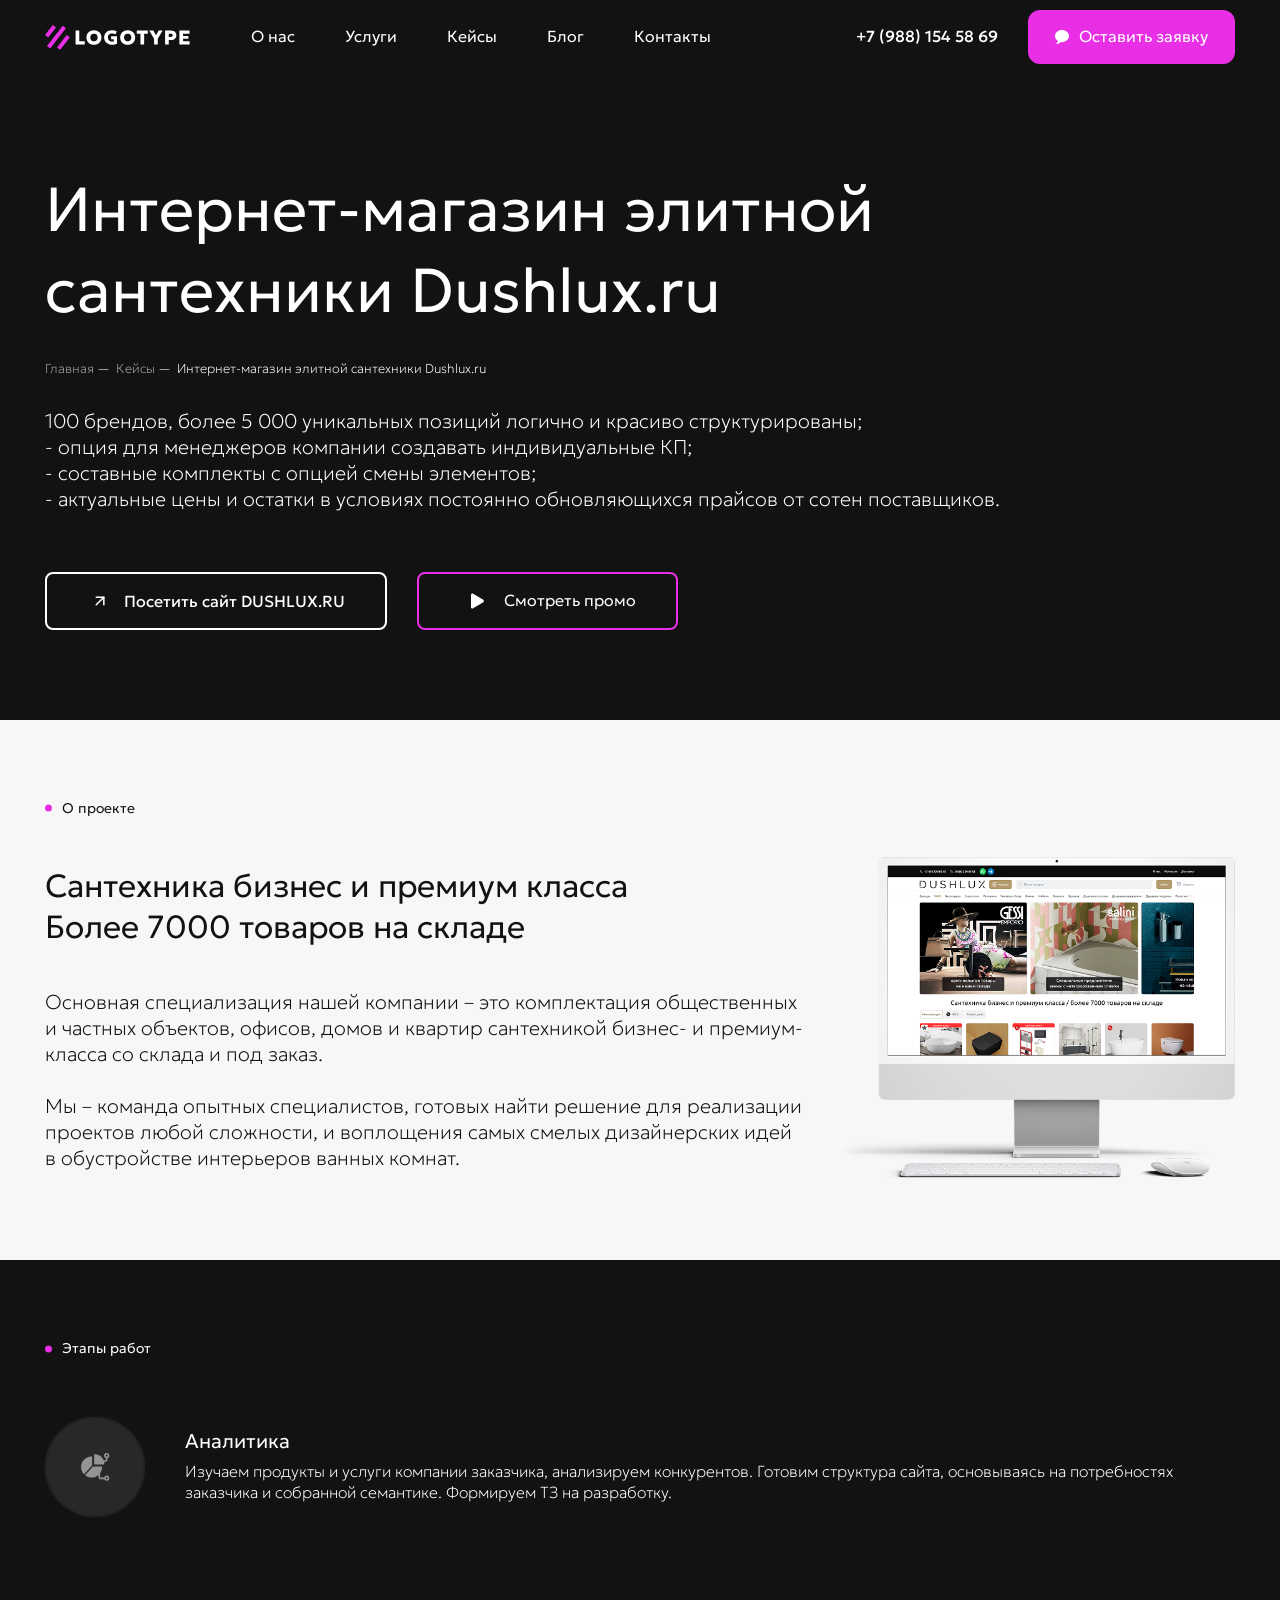
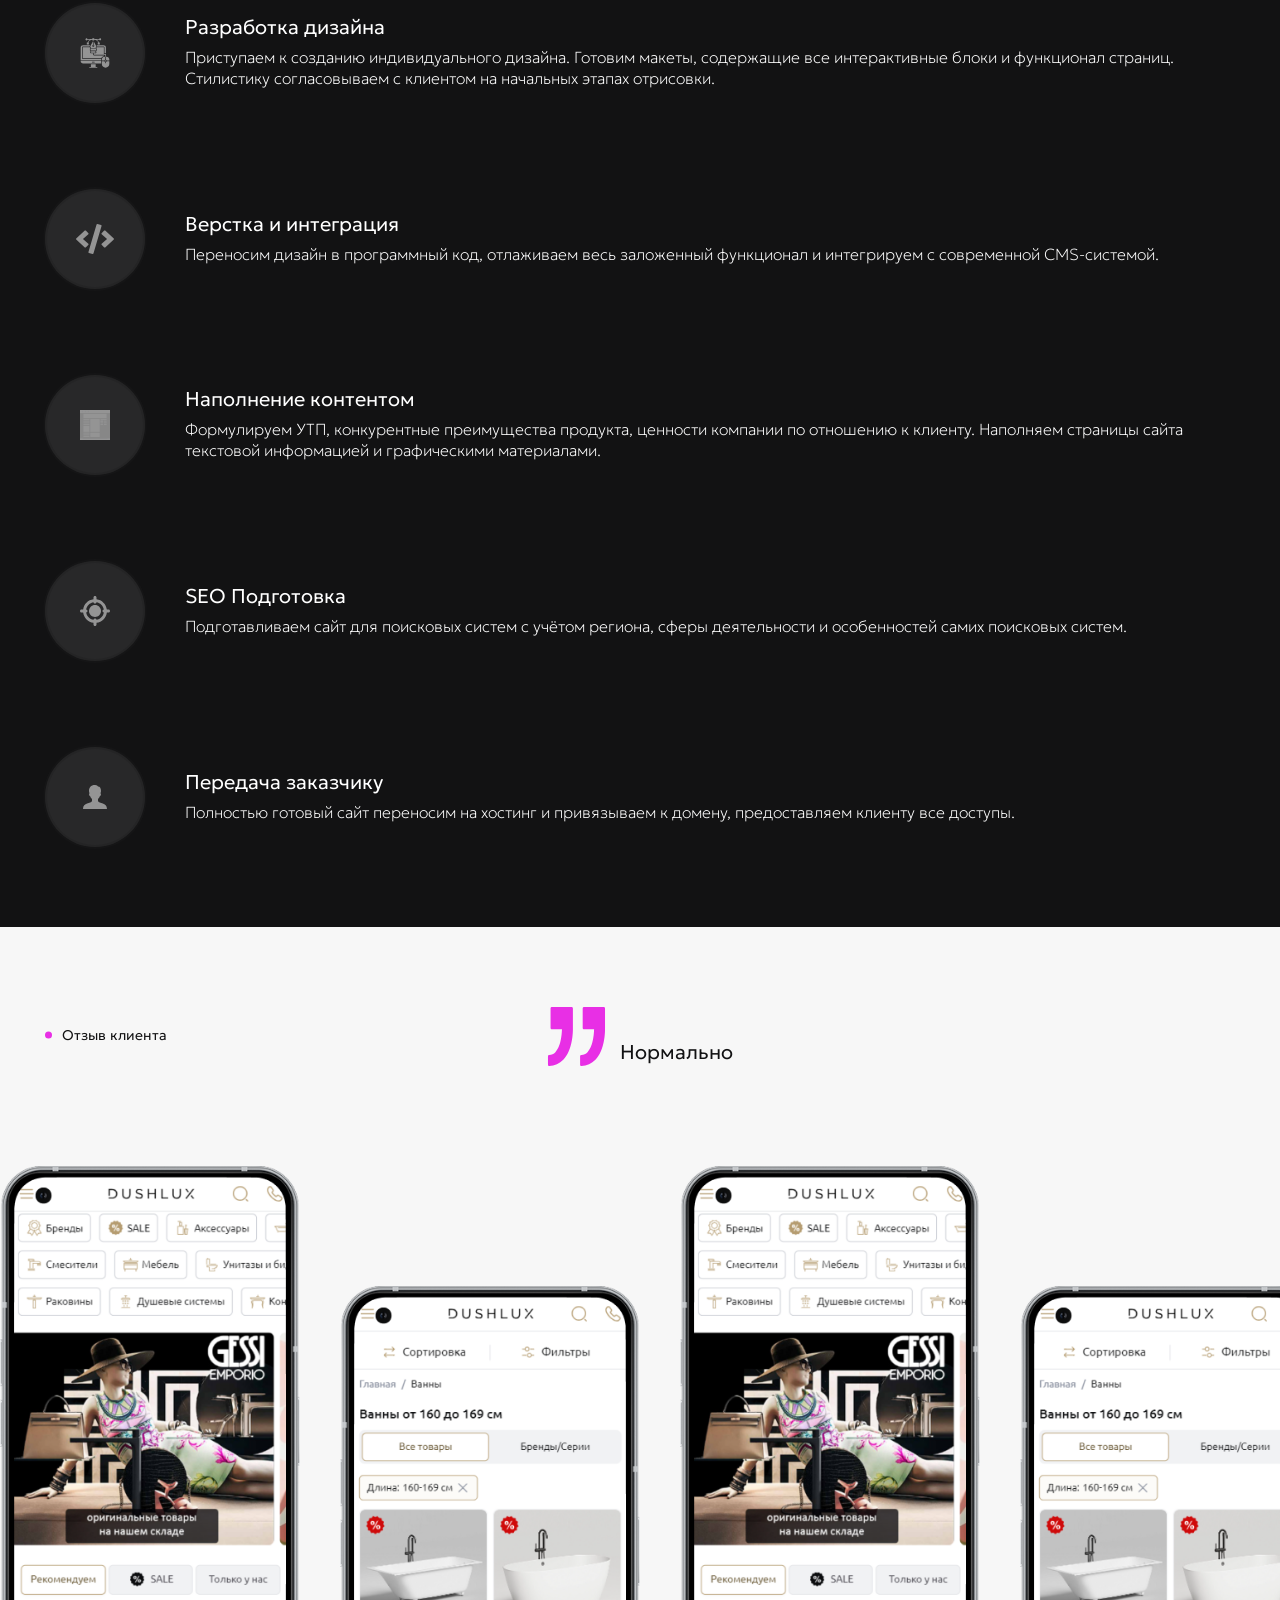
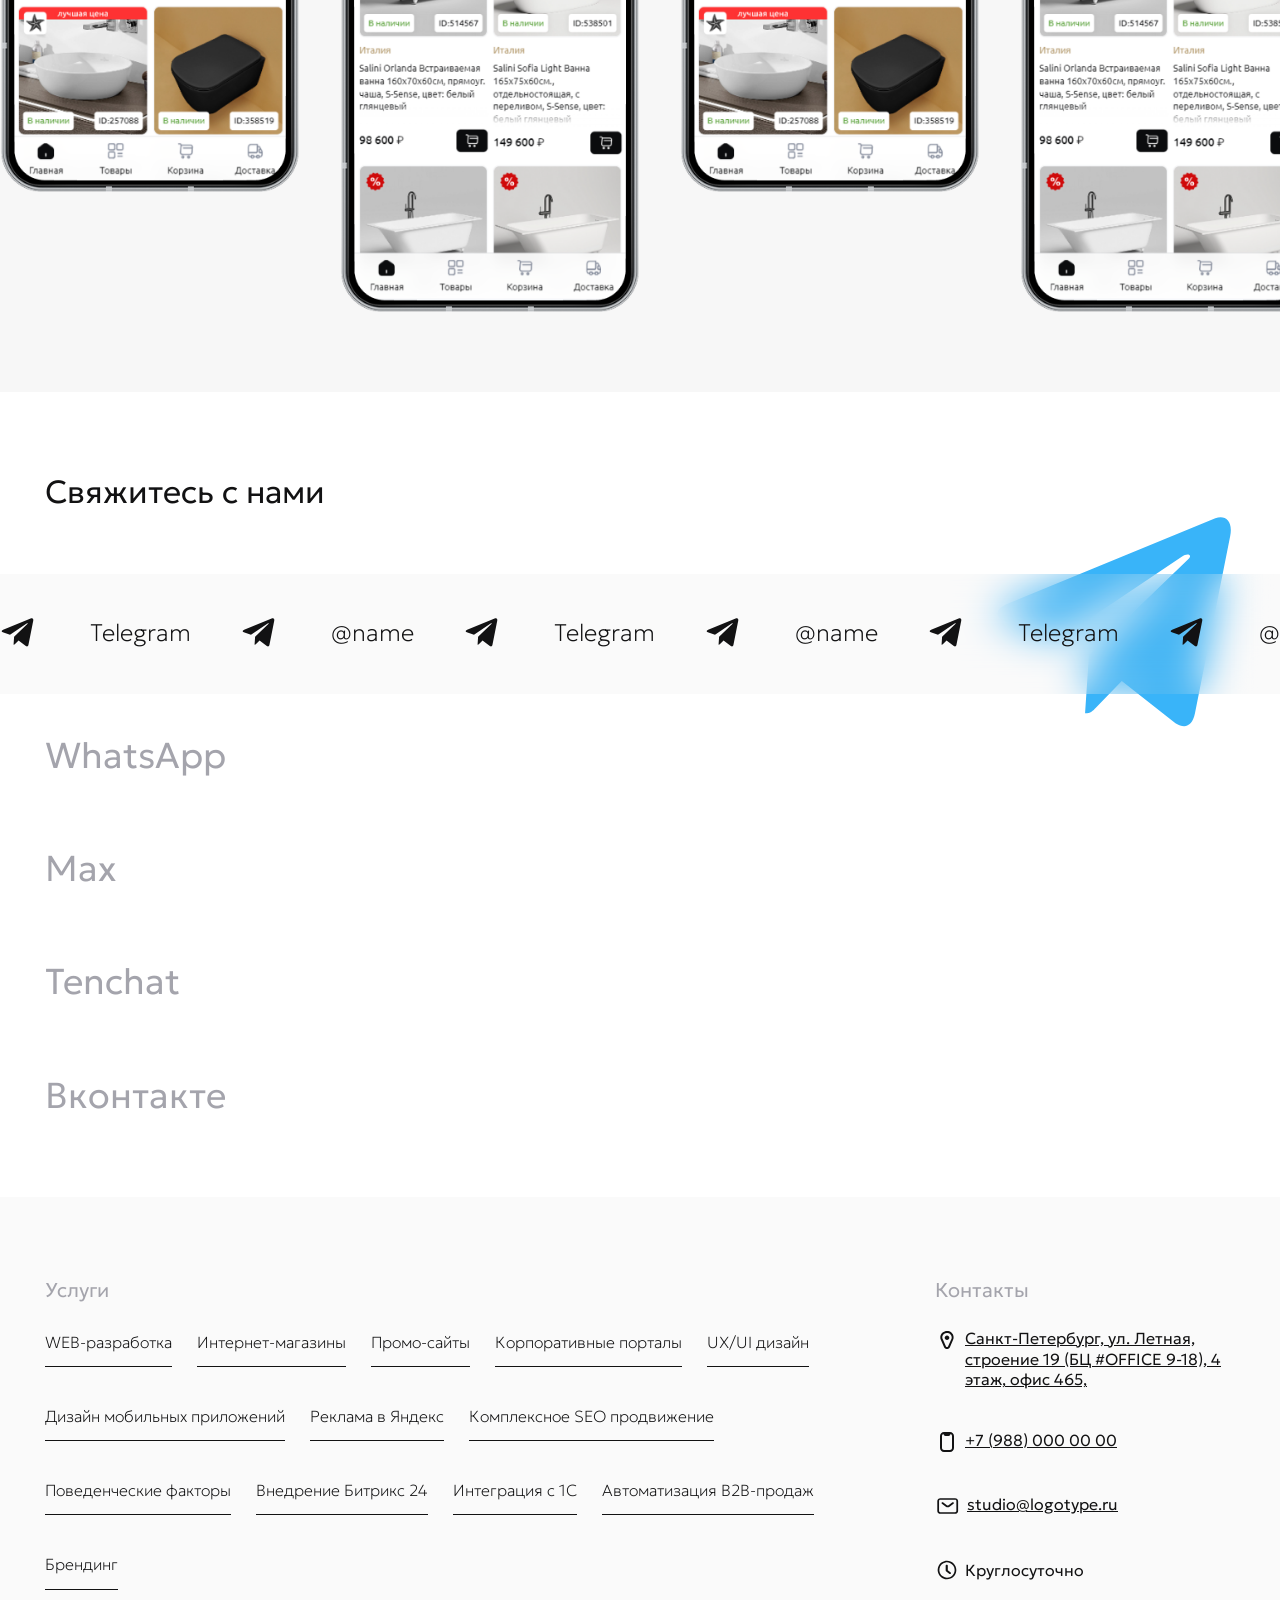
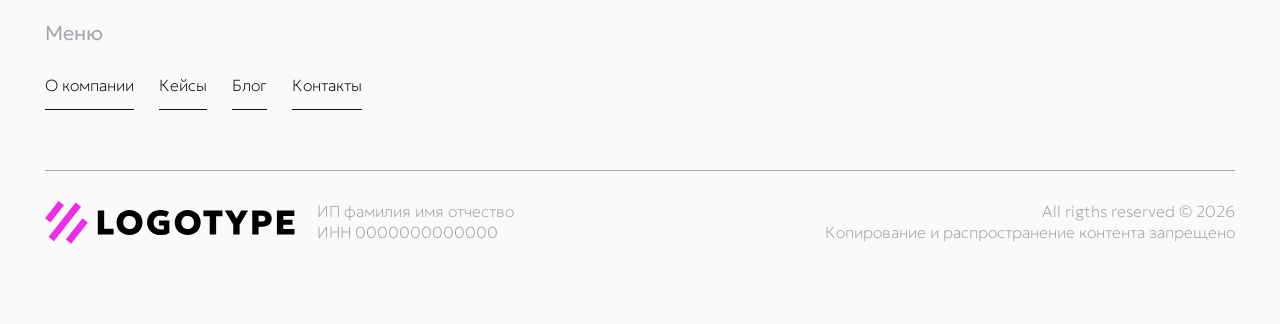
<file: cases-single.html>
<!DOCTYPE html>
<html lang="en">
  <head>
    <meta charset="UTF-8" />
    <meta name="viewport" content="width=device-width, initial-scale=1.0" />
    <meta http-equiv="X-UA-Compatible" content="ie=edge" />
    <title>SEO</title>
    <link rel="stylesheet" href="css/slick.css">
    <link rel="stylesheet" href="css/style.css" />    
  </head>
  <body>

    <header class="header transparent">
      <div class="container">
        <div class="header_block">
          <div class="header_block_left">
            <a href="#" class="header_block_left_logo">
              <img src="img/logo_white.svg" alt="">
            </a>
            <ul>
              <li>
                <a href="#">О нас</a>
              </li>
              <li>
                <a href="#">
                  Услуги
                </a>
              </li>
              <li>
                <a href="#">Кейсы</a>
              </li>
              <li>
                <a href="#">Блог</a>
              </li>
              <li>
                <a href="#">Контакты</a>
              </li>
            </ul>
          </div>
          <div class="header_block_right">
            <a href="tel:+79881545869" class="header_block_right_tel">+7 (988) 154 58 69</a>
            <div class="header_block_right_btn callback">
              <svg width="14" height="14" viewBox="0 0 14 14" fill="none" xmlns="http://www.w3.org/2000/svg">
                <path d="M7 0C10.866 0 14 2.71741 14 6.0695C14 9.42159 10.866 12.139 7 12.139C6.62874 12.139 6.26433 12.1137 5.90867 12.0654C4.40504 13.67 2.66866 13.9577 0.933333 14V13.6073C1.87034 13.1174 2.625 12.2251 2.625 11.2052C2.625 11.0629 2.61462 10.9232 2.5954 10.7866C1.01226 9.67381 0 7.97422 0 6.0695C0 2.71741 3.13402 0 7 0Z" fill="#fff"/>
              </svg>
              <span>Оставить заявку</span>
            </div>
            <div class="callback header_block_right_mob_btn">
              <svg width="22" height="22" viewBox="0 0 22 22" fill="none" xmlns="http://www.w3.org/2000/svg">
                <path d="M11 0C17.0752 0 22 4.27021 22 9.53779C22 14.8054 17.0752 19.0756 11 19.0756C10.4166 19.0756 9.84395 19.0358 9.28505 18.9599C6.92221 21.4814 4.19361 21.9336 1.46667 22V21.3829C2.93911 20.613 4.125 19.2108 4.125 17.6082C4.125 17.3846 4.10868 17.1651 4.07848 16.9504C1.59069 15.2017 0 12.5309 0 9.53779C0 4.27021 4.92488 0 11 0Z" fill="white"></path>
              </svg>
            </div>
            <a href="tel:+79881545869" class="header_block_right_mob_tel">
              <svg width="22" height="22" viewBox="0 0 22 22" fill="none" xmlns="http://www.w3.org/2000/svg">
                <path d="M11.916 1.75C12.7518 1.75 13.4792 1.74806 14.0605 1.82617C14.6707 1.9082 15.2677 2.09482 15.7529 2.58008C16.238 3.06524 16.4248 3.66151 16.5068 4.27148C16.585 4.85285 16.583 5.58102 16.583 6.41699V15.583C16.583 16.419 16.585 17.1472 16.5068 17.7285C16.4248 18.3385 16.238 18.9348 15.7529 19.4199C15.2677 19.9052 14.6707 20.0918 14.0605 20.1738C13.4792 20.2519 12.7518 20.25 11.916 20.25H10.083C9.24704 20.25 8.51886 20.252 7.9375 20.1738C7.32747 20.0918 6.73127 19.9051 6.24609 19.4199C5.76091 18.9347 5.57424 18.3385 5.49219 17.7285C5.41403 17.1472 5.41602 16.419 5.41602 15.583V6.41699C5.41602 5.58102 5.41403 4.85285 5.49219 4.27148C5.57424 3.66145 5.76091 3.06526 6.24609 2.58008C6.73127 2.0949 7.32747 1.90822 7.9375 1.82617C8.51886 1.74801 9.24704 1.75 10.083 1.75H11.916Z" stroke="white" stroke-width="2"></path>
                <path d="M6.41602 14.6667H15.5827" stroke="white" stroke-width="2"></path>
              </svg>
            </a>
            <div class="header_block_right_burger">
              <svg width="22" height="22" viewBox="0 0 22 22" fill="none" xmlns="http://www.w3.org/2000/svg">
                <rect x="3.66675" y="4.58333" width="14.6667" height="4.58333" rx="1" stroke="white" stroke-width="2" stroke-linejoin="round"/>
                <rect x="3.66675" y="12.8333" width="14.6667" height="4.58333" rx="1" stroke="white" stroke-width="2" stroke-linejoin="round"/>
              </svg>
            </div>
          </div>
        </div>
      </div>
    </header>

    <section class="cases_main">
      <div class="container">
        <div class="cases_main_text">
          <h1>Интернет-магазин элитной сантехники Dushlux.ru</h1>
          <nav class="breadcrumb">
            <a href="#">Главная</a>&nbsp;—&nbsp;
            <a href="#">Кейсы</a>&nbsp;—&nbsp;
            Интернет-магазин элитной сантехники Dushlux.ru
          </nav>
          <p>100 брендов, более 5 000 уникальных позиций логично и красиво структурированы; <br>
            - опция для менеджеров компании создавать индивидуальные КП; <br>
            - составные комплекты с опцией смены элементов; <br>
            - актуальные цены и остатки в условиях постоянно обновляющихся прайсов от сотен поставщиков.
          </p>
          <div class="cases_main_text_links">
            <a href="#" class="link">
              <svg width="27" height="27" viewBox="0 0 27 27" fill="none" xmlns="http://www.w3.org/2000/svg">
                <path fill-rule="evenodd" clip-rule="evenodd" d="M8.68645 17.3725C8.38662 17.0727 8.38662 16.5866 8.68645 16.2868L16.287 8.68625C16.5868 8.38642 17.0729 8.38642 17.3727 8.68625C17.6726 8.98608 17.6726 9.47221 17.3727 9.77204L9.77223 17.3725C9.4724 17.6724 8.98628 17.6724 8.68645 17.3725Z" fill="white"/>
                <path fill-rule="evenodd" clip-rule="evenodd" d="M8.46157 9.22919C8.46157 8.80516 8.80532 8.46142 9.22934 8.46142L16.8298 8.46142C17.2539 8.46142 17.5976 8.80516 17.5976 9.22919L17.5976 16.8297C17.5976 17.2537 17.2539 17.5975 16.8298 17.5975C16.4058 17.5975 16.0621 17.2537 16.0621 16.8297L16.0621 9.99695L9.22934 9.99695C8.80532 9.99695 8.46157 9.65321 8.46157 9.22919Z" fill="white"/>
              </svg>
              <span>Посетить сайт DUSHLUX.RU</span>
            </a>
            <a href="#" class="btn">
              <svg width="35" height="34" viewBox="0 0 35 34" fill="none" xmlns="http://www.w3.org/2000/svg">
                <path d="M24.2927 15.8718L14.1339 9.72174C13.2137 9.14959 11.999 9.79332 11.999 10.8661V23.2018C11.999 24.2746 13.2137 24.918 14.1339 24.3461L24.2927 18.1961C25.1392 17.624 25.1392 16.4083 24.2927 15.8719V15.8718Z" fill="white"/>
              </svg>
              <span>Смотреть промо</span>
            </a>
          </div>
        </div>
      </div>
    </section>

    <section class="cases_about">
      <div class="container">
        <div class="subtitle">О проекте</div>
        <div class="cases_about_wrap">
          <div class="cases_about_wrap_text">
            <h2>Сантехника бизнес и премиум класса <br> Более 7000 товаров на складе</h2>
            <p>Основная специализация нашей компании – это комплектация общественных и частных объектов, офисов, домов и квартир сантехникой бизнес- и премиум-класса со склада и под заказ.
              <br>
              <br>
              Мы – команда опытных специалистов, готовых найти решение для реализации проектов любой сложности, и воплощения самых смелых дизайнерских идей в обустройстве интерьеров ванных комнат.
            </p>
          </div>
          <div class="cases_about_wrap_img">
            <img src="img/cases/dushlux.png" alt="">
          </div>
        </div>
      </div>
    </section>

    <section class="cases_stages">
      <div class="container">
        <div class="subtitle">Этапы работ</div>
        <div class="cases_stages_list">
          <div class="cases_stages_list_item">
            <div class="cases_stages_list_item_icon">
              <img src="img/cases/stage_1.svg" alt="">
            </div>
            <div class="cases_stages_list_item_text">
              <h5>Аналитика</h5>
              <p>Изучаем продукты и услуги компании заказчика, анализируем конкурентов. Готовим структура сайта, основываясь на потребностях заказчика и собранной семантике. Формируем ТЗ на разработку.</p>
            </div>
          </div>
          <div class="cases_stages_list_item">
            <div class="cases_stages_list_item_icon">
              <img src="img/cases/stage_2.svg" alt="">
            </div>
            <div class="cases_stages_list_item_text">
              <h5>Разработка дизайна</h5>
              <p>Приступаем к созданию индивидуального дизайна. Готовим макеты, содержащие все интерактивные блоки и функционал страниц. Стилистику согласовываем с клиентом на начальных этапах отрисовки. </p>
            </div>
          </div>
          <div class="cases_stages_list_item">
            <div class="cases_stages_list_item_icon">
              <img src="img/cases/stage_3.svg" alt="">
            </div>
            <div class="cases_stages_list_item_text">
              <h5>Верстка и интеграция</h5>
              <p>Переносим дизайн в программный код, отлаживаем весь заложенный функционал и интегрируем с современной CMS-системой.</p>
            </div>
          </div>
          <div class="cases_stages_list_item">
            <div class="cases_stages_list_item_icon">
              <img src="img/cases/stage_4.svg" alt="">
            </div>
            <div class="cases_stages_list_item_text">
              <h5>Наполнение контентом</h5>
              <p>Формулируем УТП, конкурентные преимущества продукта, ценности компании по отношению к клиенту. Наполняем страницы сайта текстовой информацией и графическими материалами.</p>
            </div>
          </div>
          <div class="cases_stages_list_item">
            <div class="cases_stages_list_item_icon">
              <img src="img/cases/stage_5.svg" alt="">
            </div>
            <div class="cases_stages_list_item_text">
              <h5>SEO Подготовка</h5>
              <p>Подготавливаем сайт для поисковых систем с учётом региона, сферы деятельности и особенностей самих поисковых систем.</p>
            </div>
          </div>
          <div class="cases_stages_list_item">
            <div class="cases_stages_list_item_icon">
              <img src="img/cases/stage_6.svg" alt="">
            </div>
            <div class="cases_stages_list_item_text">
              <h5>Передача заказчику</h5>
              <p>Полностью готовый сайт переносим на хостинг и привязываем к домену, предоставляем клиенту все доступы.</p>
            </div>
          </div>
        </div>
      </div>
    </section>

    <section class="cases_review">
      <div class="container">
        <div class="subtitle">Отзыв клиента</div>
        <div class="cases_review_title">
          <img src="img/cases/quote.svg" alt="">
          <span>Нормально</span>
        </div>
      </div>
      <div class="cases_review_marquee">
        <div class="cases_review_marquee_item">
          <img src="img/cases/tel_1.png" alt="">
        </div>
        <div class="cases_review_marquee_item">
          <img src="img/cases/tel_2.png" alt="">
        </div>
        <div class="cases_review_marquee_item">
          <img src="img/cases/tel_1.png" alt="">
        </div>
        <div class="cases_review_marquee_item">
          <img src="img/cases/tel_2.png" alt="">
        </div>
        <div class="cases_review_marquee_item">
          <img src="img/cases/tel_1.png" alt="">
        </div>
        <div class="cases_review_marquee_item">
          <img src="img/cases/tel_2.png" alt="">
        </div>
        <div class="cases_review_marquee_item">
          <img src="img/cases/tel_1.png" alt="">
        </div>
        <div class="cases_review_marquee_item">
          <img src="img/cases/tel_2.png" alt="">
        </div>
        <div class="cases_review_marquee_item">
          <img src="img/cases/tel_1.png" alt="">
        </div>
        <div class="cases_review_marquee_item">
          <img src="img/cases/tel_2.png" alt="">
        </div>
        <div class="cases_review_marquee_item">
          <img src="img/cases/tel_1.png" alt="">
        </div>
        <div class="cases_review_marquee_item">
          <img src="img/cases/tel_2.png" alt="">
        </div>
        <div class="cases_review_marquee_item">
          <img src="img/cases/tel_1.png" alt="">
        </div>
        <div class="cases_review_marquee_item">
          <img src="img/cases/tel_2.png" alt="">
        </div>
        <div class="cases_review_marquee_item">
          <img src="img/cases/tel_1.png" alt="">
        </div>
        <div class="cases_review_marquee_item">
          <img src="img/cases/tel_2.png" alt="">
        </div>
      </div>
    </section>

    <div class="dropdown">
      <div class="dropdown_top">
        <a href="#" class="dropdown_top_logo">
          <img src="img/logo.svg" alt="">
        </a>
        <div class="dropdown_top_close">
          <svg width="18" height="18" viewBox="0 0 18 18" fill="none" xmlns="http://www.w3.org/2000/svg">
            <g clip-path="url(#clip0_153_36516)">
            <path d="M10.8043 9.00104L17.7978 2.00164C17.8618 1.93785 17.9126 1.86204 17.9472 1.77857C17.9819 1.69509 17.9997 1.6056 17.9997 1.51521C17.9997 1.42482 17.9819 1.33533 17.9472 1.25185C17.9126 1.16838 17.8618 1.09257 17.7978 1.02878L16.9656 0.195827C16.8347 0.0705807 16.6606 0.000679918 16.4796 0.000679918C16.2985 0.000679918 16.1244 0.0705807 15.9935 0.195827L9 7.19523L2.00645 0.195827C1.87586 0.0702905 1.70193 4.01735e-06 1.52086 -0.000396911C1.33979 -0.00079784 1.16554 0.0687177 1.0344 0.193675L0.199995 1.02663C0.0712985 1.15575 -0.000976562 1.33068 -0.000976562 1.51306C-0.000976562 1.69544 0.0712985 1.87037 0.199995 1.99949L7.19569 9.00104L0.202146 16.0004C0.138164 16.0642 0.0873957 16.14 0.0527549 16.2235C0.0181141 16.307 0.000282117 16.3965 0.000282117 16.4869C0.000282117 16.5773 0.0181141 16.6668 0.0527549 16.7502C0.0873957 16.8337 0.138164 16.9095 0.202146 16.9733L1.0344 17.8063C1.16527 17.9315 1.33936 18.0014 1.52043 18.0014C1.70149 18.0014 1.87558 17.9315 2.00645 17.8063L9 10.8069L15.9935 17.8063C16.1244 17.9315 16.2985 18.0014 16.4796 18.0014C16.6606 18.0014 16.8347 17.9315 16.9656 17.8063L17.7978 16.9733C17.9265 16.8442 17.9988 16.6692 17.9988 16.4869C17.9988 16.3045 17.9265 16.1296 17.7978 16.0004L10.8043 9.00104Z" fill="white"/>
            </g>
            <defs>
            <clipPath id="clip0_153_36516">
            <rect width="18" height="18" fill="white"/>
            </clipPath>
            </defs>
          </svg>
        </div>
      </div>
      <ul>
        <li>
          <a href="#">О нас</a>
        </li>
        <li>
          <a href="#">Услуги</a>
        </li>
        <li>
          <a href="#">Кейсы</a>
        </li>
        <li>
          <a href="#">Блог</a>
        </li>
        <li>
          <a href="#">Контакты</a>
        </li>
      </ul>
      <div class="dropdown_info">
        <div class="dropdown_info_item">
          <span class="dropdown_info_item_subtitle">Мессенджеры:</span>
          <div class="dropdown_info_item_btns">
            <a href="#">
              <img src="img/header/tg.svg" alt="">
              <span>Telegram</span>
            </a>
            <a href="#">
              <img src="img/header/wap.svg" alt="">
              <span>WhatsApp</span>
            </a>
          </div>
        </div>
        <div class="dropdown_info_item">
          <span class="dropdown_info_item_subtitle">Электронная почта: </span>
          <a href="mailto:studio@logotype.ru" class="dropdown_info_item_text">studio@logotype.ru</a>
        </div>
        <div class="dropdown_info_item">
          <span class="dropdown_info_item_subtitle">Контактный телефон офиса:</span>
          <a href="tel:+79881545869" class="dropdown_info_item_text">+7 (988) 154 58 69</a>
        </div>
      </div>
    </div>

    <div class="back_modal"></div>

    <div class="modal_call">
      <h2>Свяжитесь с нами</h2>
      <div class="modal_call_close">
        <svg width="18" height="18" viewBox="0 0 18 18" fill="none" xmlns="http://www.w3.org/2000/svg">
          <g clip-path="url(#clip0_153_36516)">
          <path d="M10.8043 9.00104L17.7978 2.00164C17.8618 1.93785 17.9126 1.86204 17.9472 1.77857C17.9819 1.69509 17.9997 1.6056 17.9997 1.51521C17.9997 1.42482 17.9819 1.33533 17.9472 1.25185C17.9126 1.16838 17.8618 1.09257 17.7978 1.02878L16.9656 0.195827C16.8347 0.0705807 16.6606 0.000679918 16.4796 0.000679918C16.2985 0.000679918 16.1244 0.0705807 15.9935 0.195827L9 7.19523L2.00645 0.195827C1.87586 0.0702905 1.70193 4.01735e-06 1.52086 -0.000396911C1.33979 -0.00079784 1.16554 0.0687177 1.0344 0.193675L0.199995 1.02663C0.0712985 1.15575 -0.000976562 1.33068 -0.000976562 1.51306C-0.000976562 1.69544 0.0712985 1.87037 0.199995 1.99949L7.19569 9.00104L0.202146 16.0004C0.138164 16.0642 0.0873957 16.14 0.0527549 16.2235C0.0181141 16.307 0.000282117 16.3965 0.000282117 16.4869C0.000282117 16.5773 0.0181141 16.6668 0.0527549 16.7502C0.0873957 16.8337 0.138164 16.9095 0.202146 16.9733L1.0344 17.8063C1.16527 17.9315 1.33936 18.0014 1.52043 18.0014C1.70149 18.0014 1.87558 17.9315 2.00645 17.8063L9 10.8069L15.9935 17.8063C16.1244 17.9315 16.2985 18.0014 16.4796 18.0014C16.6606 18.0014 16.8347 17.9315 16.9656 17.8063L17.7978 16.9733C17.9265 16.8442 17.9988 16.6692 17.9988 16.4869C17.9988 16.3045 17.9265 16.1296 17.7978 16.0004L10.8043 9.00104Z" fill="white"/>
          </g>
          <defs>
          <clipPath id="clip0_153_36516">
          <rect width="18" height="18" fill="white"/>
          </clipPath>
          </defs>
        </svg>
      </div>
      <span class="modal_call_subtitle">Любым удобным способом</span>
      <div class="modal_call_links">
        <a href="#">
          <img src="img/header/tg.svg" alt="">
          <span>Напишите нам в Telegram</span>
        </a>
        <a href="#">
          <img src="img/header/wap.svg" alt="">
          <span>Напишите нам в WhatsApp</span>
        </a>
      </div>
      <div class="modal_call_down">
        <span>Или позвоните нам</span>
        <a href="tel:+79881545869">+7 (988) 154 58 69</a>
      </div>
    </div>

    <section class="connect">
      <div class="container">
        <h2>Свяжитесь с нами</h2>
      </div>
      <div class="connect_wrap">
        <a href="#" class="connect_marque">
          <div class="connect_marque_track">
            <div class="connect_marque_item">
              <img src="img/connect/tg.svg" alt="">
              <span>Telegram</span>
            </div>
            <div class="connect_marque_item">
              <img src="img/connect/tg.svg" alt="">
              <span>@name</span>
            </div>
            <div class="connect_marque_item">
              <img src="img/connect/tg.svg" alt="">
              <span>Telegram</span>
            </div>
            <div class="connect_marque_item">
              <img src="img/connect/tg.svg" alt="">
              <span>@name</span>
            </div>
            <div class="connect_marque_item">
              <img src="img/connect/tg.svg" alt="">
              <span>Telegram</span>
            </div>
            <div class="connect_marque_item">
              <img src="img/connect/tg.svg" alt="">
              <span>@name</span>
            </div>
            <div class="connect_marque_item">
              <img src="img/connect/tg.svg" alt="">
              <span>Telegram</span>
            </div>
            <div class="connect_marque_item">
              <img src="img/connect/tg.svg" alt="">
              <span>@name</span>
            </div>
            <div class="connect_marque_item">
              <img src="img/connect/tg.svg" alt="">
              <span>Telegram</span>
            </div>
            <div class="connect_marque_item">
              <img src="img/connect/tg.svg" alt="">
              <span>@name</span>
            </div>
            <div class="connect_marque_item">
              <img src="img/connect/tg.svg" alt="">
              <span>Telegram</span>
            </div>
            <div class="connect_marque_item">
              <img src="img/connect/tg.svg" alt="">
              <span>@name</span>
            </div>
            <div class="connect_marque_item">
              <img src="img/connect/tg.svg" alt="">
              <span>Telegram</span>
            </div>
            <div class="connect_marque_item">
              <img src="img/connect/tg.svg" alt="">
              <span>@name</span>
            </div>
            <div class="connect_marque_item">
              <img src="img/connect/tg.svg" alt="">
              <span>Telegram</span>
            </div>
            <div class="connect_marque_item">
              <img src="img/connect/tg.svg" alt="">
              <span>@name</span>
            </div>
            <div class="connect_marque_item">
              <img src="img/connect/tg.svg" alt="">
              <span>Telegram</span>
            </div>
            <div class="connect_marque_item">
              <img src="img/connect/tg.svg" alt="">
              <span>@name</span>
            </div>
            <div class="connect_marque_item">
              <img src="img/connect/tg.svg" alt="">
              <span>Telegram</span>
            </div>
            <div class="connect_marque_item">
              <img src="img/connect/tg.svg" alt="">
              <span>@name</span>
            </div>
            <div class="connect_marque_item">
              <img src="img/connect/tg.svg" alt="">
              <span>Telegram</span>
            </div>
            <div class="connect_marque_item">
              <img src="img/connect/tg.svg" alt="">
              <span>@name</span>
            </div>
            <div class="connect_marque_item">
              <img src="img/connect/tg.svg" alt="">
              <span>Telegram</span>
            </div>
            <div class="connect_marque_item">
              <img src="img/connect/tg.svg" alt="">
              <span>@name</span>
            </div>
            <div class="connect_marque_item">
              <img src="img/connect/tg.svg" alt="">
              <span>Telegram</span>
            </div>
            <div class="connect_marque_item">
              <img src="img/connect/tg.svg" alt="">
              <span>@name</span>
            </div>
            <div class="connect_marque_item">
              <img src="img/connect/tg.svg" alt="">
              <span>Telegram</span>
            </div>
            <div class="connect_marque_item">
              <img src="img/connect/tg.svg" alt="">
              <span>@name</span>
            </div>
          </div>
        </a>
        <img src="img/connect/tg_blue.svg" alt="" class="connect_wrap_img">
      </div>
      <div class="container">
        <ul>
          <li>
            <a href="#">WhatsApp</a>
          </li>
          <li>
            <a href="#">Max</a>
          </li>
          <li>
            <a href="#">Tenchat</a>
          </li>
          <li>
            <a href="#">Вконтакте</a>
          </li>
        </ul>
      </div>
    </section>

    <footer class="footer">
      <div class="container">
        <div class="footer_main">
          <div class="footer_main_nav">
            <div class="footer_main_nav_item">
              <h4>Услуги</h4>
              <ul>
                <li><a href="#">WEB-разработка</a></li>
                <li><a href="#">Интернет-магазины</a></li>
                <li><a href="#">Промо-сайты</a></li>
                <li><a href="#">Корпоративные порталы</a></li>
                <li><a href="#">UX/UI дизайн</a></li>
                <li><a href="#">Дизайн мобильных приложений</a></li>
                <li><a href="#">Реклама в Яндекс</a></li>
                <li><a href="#">Комплексное SEO продвижение</a></li>
                <li><a href="#">Поведенческие факторы</a></li>
                <li><a href="#">Внедрение Битрикс 24</a></li>
                <li><a href="#">Интеграция с 1C</a></li>
                <li><a href="#">Автоматизация В2В-продаж</a></li>
                <li><a href="#">Брендинг</a></li>
              </ul>
            </div>
            <div class="footer_main_nav_item">
              <h4>Меню</h4>
              <ul>
                <li>
                  <a href="#">О компании</a>
                </li>
                <li>
                  <a href="#">Кейсы</a>
                </li>
                <li>
                  <a href="#">Блог</a>
                </li>
                <li>
                  <a href="#">Контакты</a>
                </li>
              </ul>
            </div>
          </div>
          <div class="footer_main_contact">
            <h4>Контакты</h4>
            <ul>
              <li>
                <a href="#">
                  <svg width="24" height="24" viewBox="0 0 24 24" fill="none" xmlns="http://www.w3.org/2000/svg">
                    <path d="M9.0998 19.2C9.5998 20.3 10.6998 21 11.9998 21C13.2998 21 14.3998 20.3 14.8998 19.2L17.9998 12L18.1998 11.5C18.3998 11 18.4998 10.5 18.5998 9.9C18.8998 6.6 16.4998 3.7 13.1998 3.1C11.0998 2.8 9.0998 3.3 7.5998 4.6C6.0998 5.8 5.2998 7.5 5.2998 9.3C5.2998 10.1 5.3998 10.8 5.6998 11.5L9.0998 19.2ZM8.8998 6.1C9.6998 5.4 10.7998 5 11.9998 5C12.2998 5 12.5998 5 12.8998 5.1C15.1998 5.5 16.8998 7.6 16.6998 9.7C16.6998 10.1 16.5998 10.4 16.4998 10.7L12.9998 18.4C12.7998 19 12.1998 19 11.9998 19C11.7998 19 11.1998 19 10.9998 18.4L7.5998 10.8C7.3998 10.4 7.2998 9.9 7.2998 9.4C7.2998 8.1 7.8998 6.9 8.8998 6.1Z" fill="#121213"/>
                    <path d="M11.9997 11.9999C13.27 11.9999 14.2997 10.9702 14.2997 9.6999C14.2997 8.42965 13.27 7.3999 11.9997 7.3999C10.7295 7.3999 9.69971 8.42965 9.69971 9.6999C9.69971 10.9702 10.7295 11.9999 11.9997 11.9999Z" fill="#121213"/>
                  </svg>
                  <span>Санкт-Петербург, ул. Летная, строение 19 (БЦ #OFFICE 9-18), 4 этаж, офис 465,</span>
                </a>
              </li>
              <li>
                <a href="tel:+7 (988) 000 00 00">
                  <svg width="24" height="24" viewBox="0 0 24 24" fill="none" xmlns="http://www.w3.org/2000/svg">
                    <path d="M15 2H9C6.8 2 5 3.8 5 6V18C5 20.2 6.8 22 9 22H15C17.2 22 19 20.2 19 18V6C19 3.8 17.2 2 15 2ZM17 18C17 19.1 16.1 20 15 20H9C7.9 20 7 19.1 7 18V6C7 5.1 7.6 4.3 8.4 4.1L8.8 4.9C9.2 5.6 9.9 6 10.6 6H13.4C14.2 6 14.8 5.6 15.2 4.9L15.6 4.1C16.4 4.3 17 5.1 17 6V18Z" fill="#121213"/>
                  </svg>
                  <span>+7 (988) 000 00 00</span>
                </a>
              </li>
              <li>
                <a href="mailto:studio@logotype.ru">
                  <svg width="26" height="24" viewBox="0 0 26 24" fill="none" xmlns="http://www.w3.org/2000/svg">
                    <path fill-rule="evenodd" clip-rule="evenodd" d="M2.30029 6.99972C2.30029 5.39366 3.66995 4.14258 5.29421 4.14258H20.1177C21.742 4.14258 23.1117 5.39367 23.1117 6.99972V16.9997C23.1117 18.6058 21.742 19.8568 20.1177 19.8568H5.29421C3.66996 19.8568 2.30029 18.6058 2.30029 16.9997V6.99972ZM5.29421 5.85686C4.57938 5.85686 4.05283 6.39664 4.05283 6.99972V16.9997C4.05283 17.6028 4.57937 18.1425 5.29421 18.1425H20.1177C20.8326 18.1425 21.3591 17.6028 21.3591 16.9997V6.99972C21.3591 6.39663 20.8326 5.85686 20.1177 5.85686H5.29421ZM6.71837 8.47575C7.01421 8.10111 7.56451 8.03199 7.94751 8.32137L11.9187 11.3218C12.3766 11.6678 13.0354 11.6678 13.4932 11.3219L17.4645 8.32137C17.8475 8.03199 18.3978 8.10111 18.6936 8.47575C18.9894 8.85043 18.9187 9.38871 18.5358 9.67808L14.5645 12.6786C13.4756 13.5013 11.9363 13.5013 10.8474 12.6786L6.8762 9.67808C6.4932 9.38871 6.42254 8.85043 6.71837 8.47575Z" fill="#121213"/>
                  </svg>
                  <span>studio@logotype.ru</span>
                </a>
              </li>
              <li>
                <svg width="24" height="24" viewBox="0 0 24 24" fill="none" xmlns="http://www.w3.org/2000/svg">
                  <path d="M11.9998 2.6665C10.1539 2.6665 8.34938 3.21389 6.81452 4.23945C5.27966 5.26501 4.08338 6.72268 3.37697 8.42812C2.67055 10.1336 2.48572 12.0102 2.84585 13.8207C3.20597 15.6312 4.09489 17.2942 5.40018 18.5995C6.70547 19.9048 8.36851 20.7937 10.179 21.1538C11.9895 21.514 13.8661 21.3291 15.5715 20.6227C17.277 19.9163 18.7347 18.72 19.7602 17.1852C20.7858 15.6503 21.3332 13.8458 21.3332 11.9998C21.3302 9.52538 20.346 7.1531 18.5963 5.4034C16.8466 3.65369 14.4743 2.66942 11.9998 2.6665ZM11.9998 19.6362C10.4895 19.6362 9.0131 19.1883 7.7573 18.3492C6.50151 17.5101 5.52274 16.3175 4.94476 14.9221C4.36678 13.5268 4.21556 11.9914 4.51021 10.5101C4.80486 9.02875 5.53215 7.66808 6.60012 6.60011C7.66808 5.53215 9.02875 4.80485 10.5101 4.5102C11.9914 4.21555 13.5268 4.36678 14.9221 4.94476C16.3175 5.52273 17.5101 6.50151 18.3492 7.7573C19.1883 9.01309 19.6362 10.4895 19.6362 11.9998C19.6337 14.0244 18.8284 15.9653 17.3968 17.3968C15.9653 18.8284 14.0244 19.6337 11.9998 19.6362Z" fill="#121213"/>
                  <path d="M12.8051 12.2609V7.51594C12.8051 7.29065 12.6924 7.0746 12.4919 6.9153C12.2914 6.756 12.0194 6.6665 11.7358 6.6665C11.4522 6.6665 11.1802 6.756 10.9797 6.9153C10.7792 7.0746 10.6665 7.29065 10.6665 7.51594V12.6125C10.6666 12.8378 10.7793 13.0538 10.9798 13.2131L14.1877 15.7614C14.3894 15.9161 14.6595 16.0017 14.9398 15.9998C15.2202 15.9979 15.4884 15.9085 15.6866 15.751C15.8849 15.5936 15.9974 15.3805 15.9998 15.1578C16.0022 14.9351 15.8945 14.7205 15.6997 14.5603L12.8051 12.2609Z" fill="#121213"/>
                </svg>
                <span>Круглосуточно</span>
              </li>
            </ul>
          </div>
        </div>
        <div class="footer_down">
          <div class="footer_down_left">
            <img src="img/logo.svg" alt="">
            <p>ИП фамилия имя отчество <br> ИНН 0000000000000</p>
          </div>
          <div class="footer_down_right">
            <p>All rigths reserved © 2026 <br> Копирование и распространение контента запрещено</p>
          </div>
        </div>
      </div>
    </footer>

    <script src="js/jquery-3.6.0.min.js"></script>
    <script src="js/slick.js"></script>
    <script src="js/main.js"></script>

  </body>
</html>
</file>
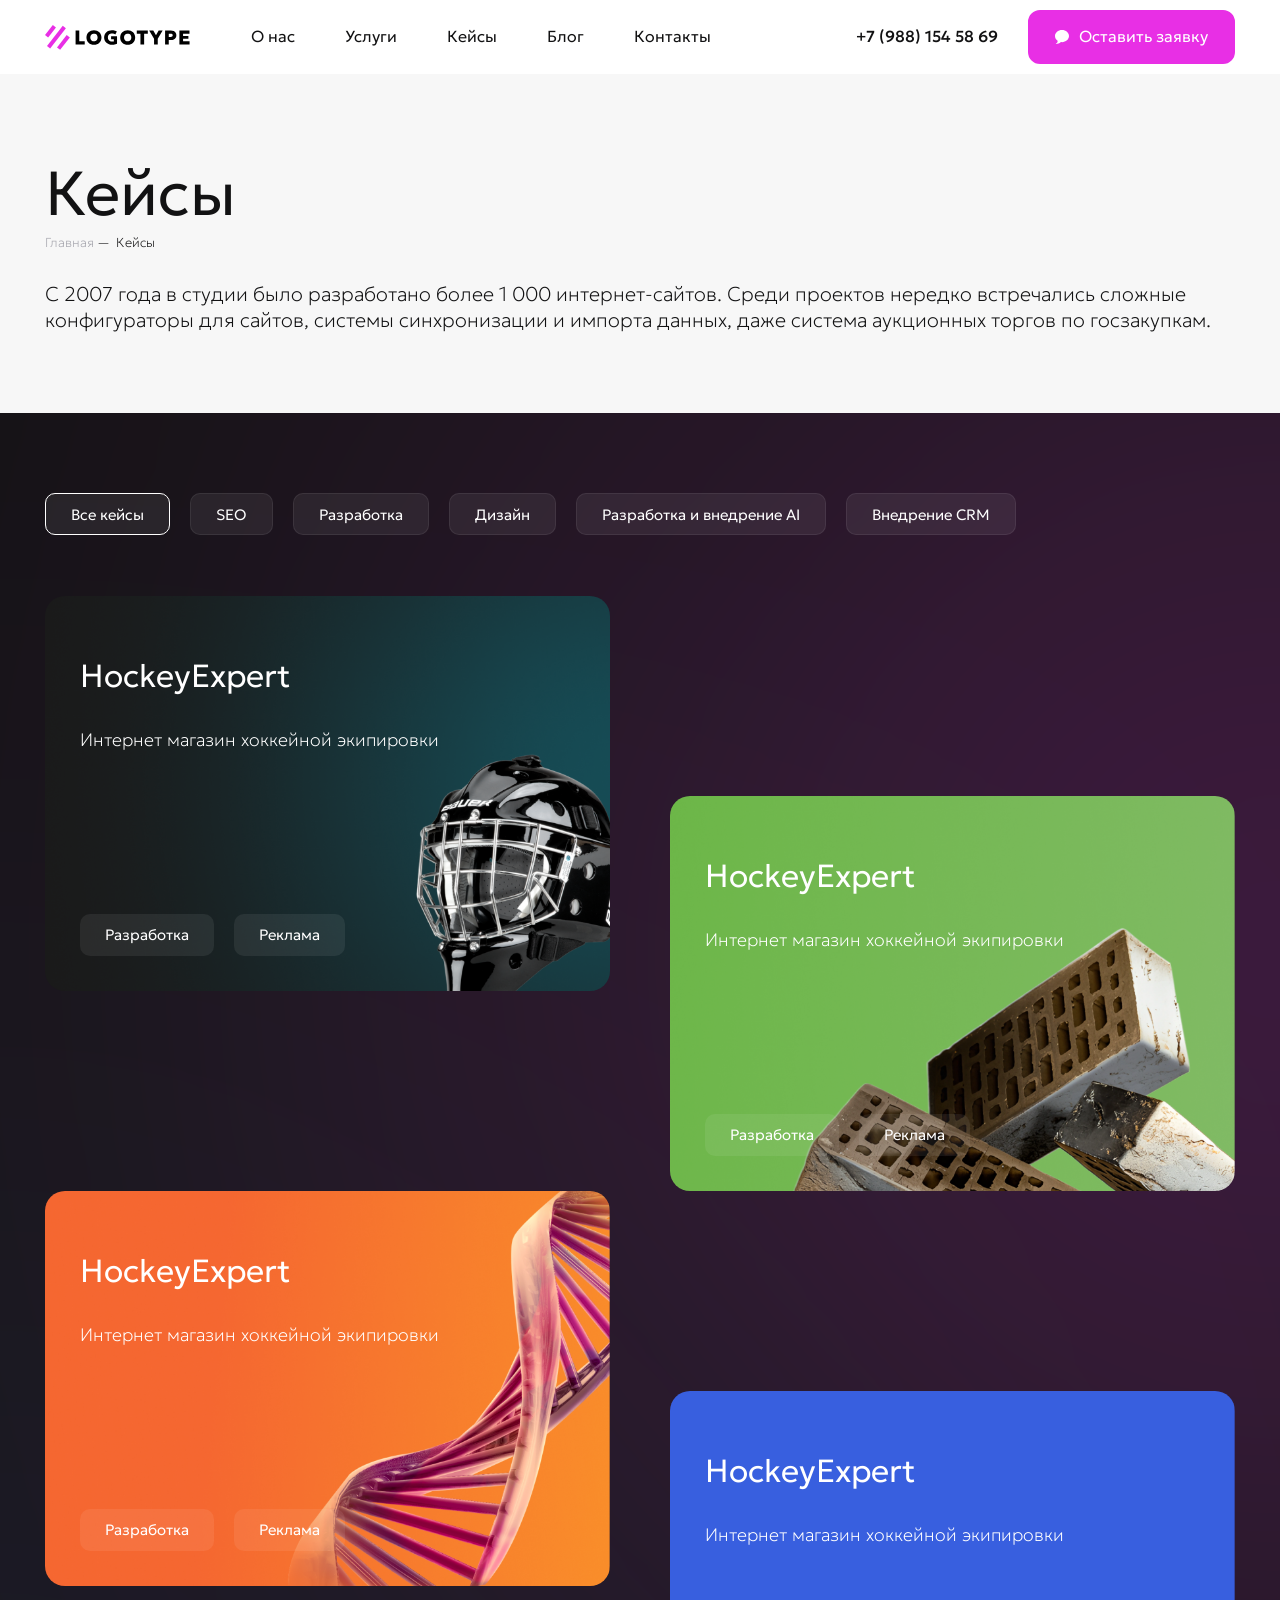
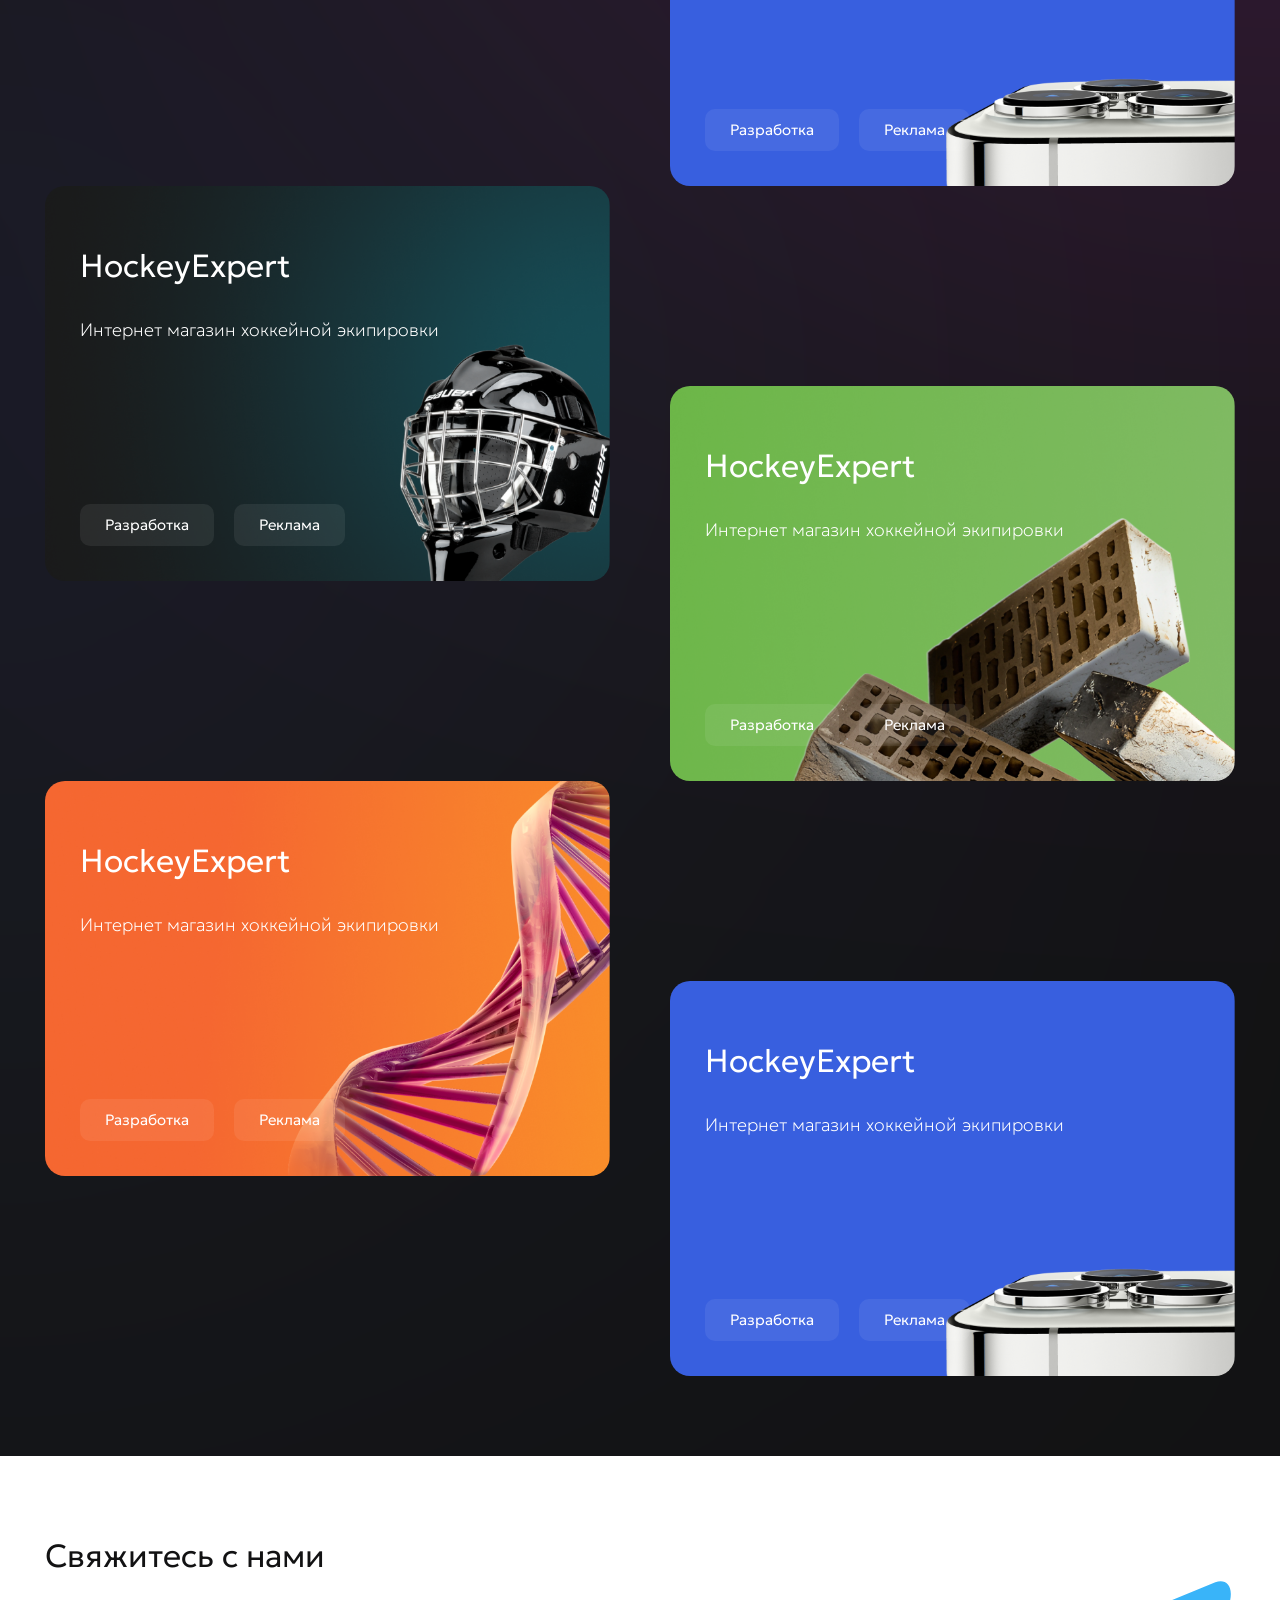
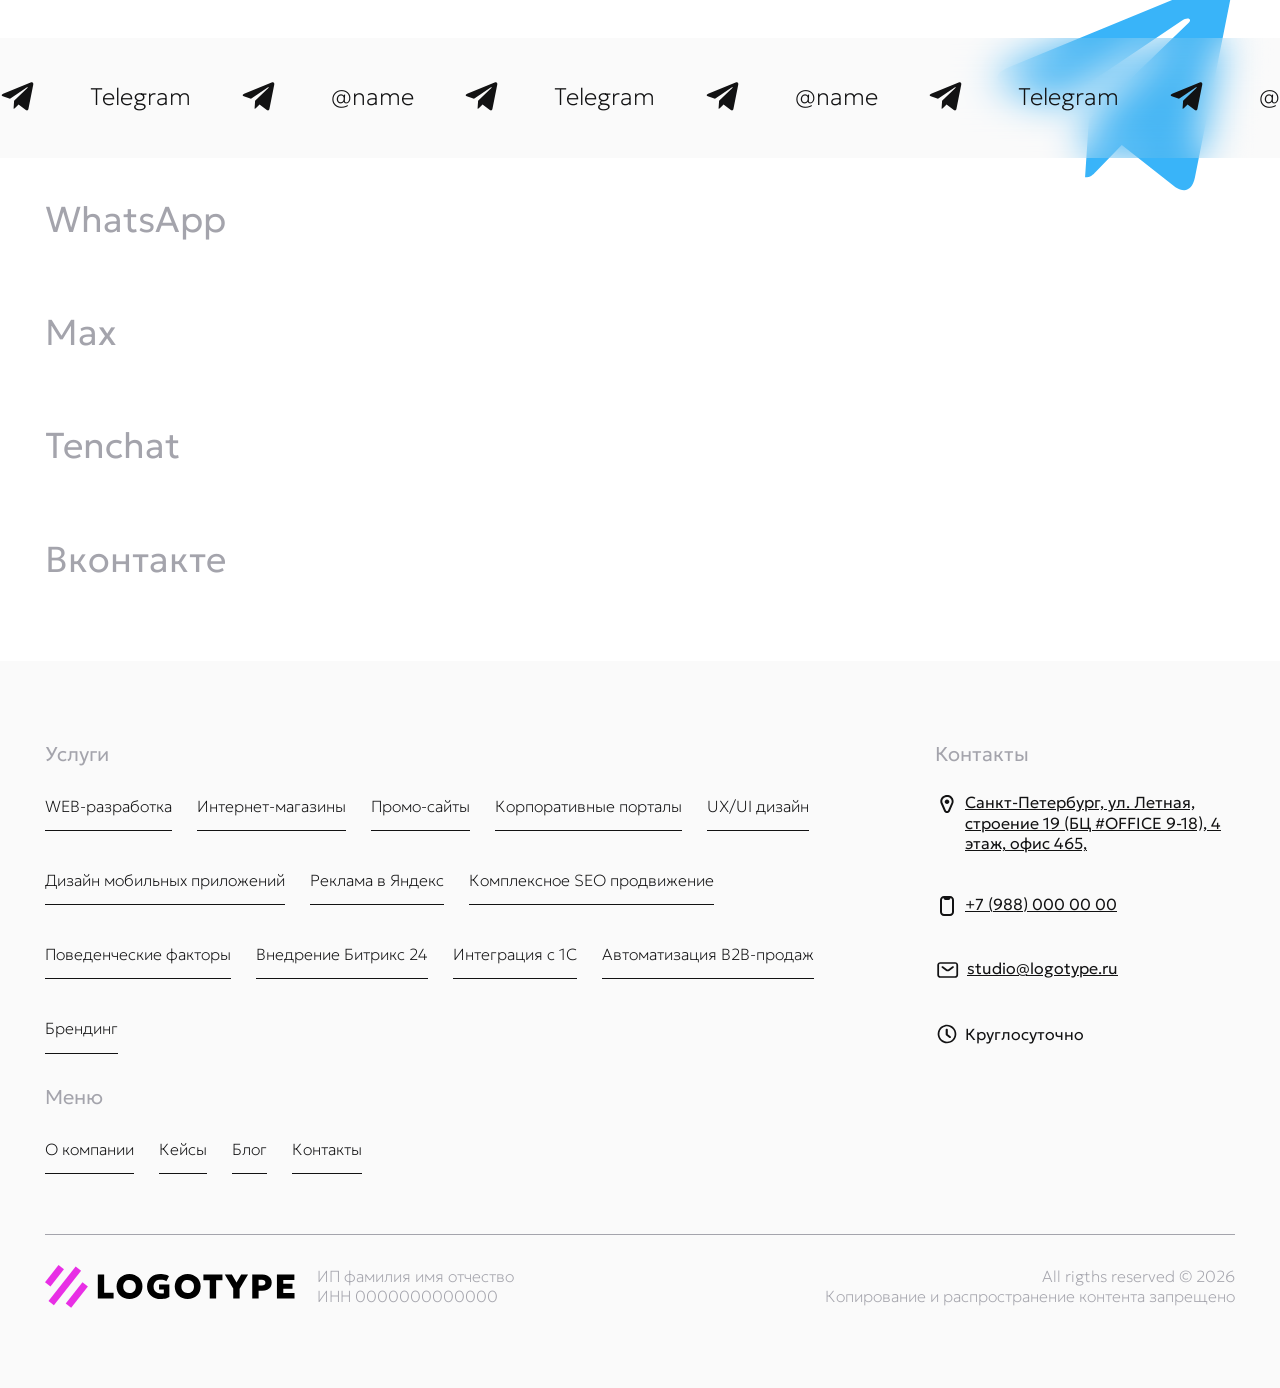
<file: cases.html>
<!DOCTYPE html>
<html lang="en">
  <head>
    <meta charset="UTF-8" />
    <meta name="viewport" content="width=device-width, initial-scale=1.0" />
    <meta http-equiv="X-UA-Compatible" content="ie=edge" />
    <title>SEO</title>
    <link rel="stylesheet" href="css/slick.css">
    <link rel="stylesheet" href="css/style.css" />    
  </head>
  <body>

    <header class="header">
      <div class="container">
        <div class="header_block">
          <div class="header_block_left">
            <a href="#" class="header_block_left_logo">
              <img src="img/logo.svg" alt="">
            </a>
            <ul>
              <li>
                <a href="#">О нас</a>
              </li>
              <li>
                <a href="#">
                  Услуги
                </a>
              </li>
              <li>
                <a href="#">Кейсы</a>
              </li>
              <li>
                <a href="#">Блог</a>
              </li>
              <li>
                <a href="#">Контакты</a>
              </li>
            </ul>
          </div>
          <div class="header_block_right">
            <a href="tel:+79881545869" class="header_block_right_tel">+7 (988) 154 58 69</a>
            <div class="header_block_right_btn callback">
              <svg width="14" height="14" viewBox="0 0 14 14" fill="none" xmlns="http://www.w3.org/2000/svg">
                <path d="M7 0C10.866 0 14 2.71741 14 6.0695C14 9.42159 10.866 12.139 7 12.139C6.62874 12.139 6.26433 12.1137 5.90867 12.0654C4.40504 13.67 2.66866 13.9577 0.933333 14V13.6073C1.87034 13.1174 2.625 12.2251 2.625 11.2052C2.625 11.0629 2.61462 10.9232 2.5954 10.7866C1.01226 9.67381 0 7.97422 0 6.0695C0 2.71741 3.13402 0 7 0Z" fill="#fff"/>
              </svg>
              <span>Оставить заявку</span>
            </div>
            <div class="callback header_block_right_mob_btn">
              <svg width="22" height="22" viewBox="0 0 22 22" fill="none" xmlns="http://www.w3.org/2000/svg">
                <path d="M11 0C17.0752 0 22 4.27021 22 9.53779C22 14.8054 17.0752 19.0756 11 19.0756C10.4166 19.0756 9.84395 19.0358 9.28505 18.9599C6.92221 21.4814 4.19361 21.9336 1.46667 22V21.3829C2.93911 20.613 4.125 19.2108 4.125 17.6082C4.125 17.3846 4.10868 17.1651 4.07848 16.9504C1.59069 15.2017 0 12.5309 0 9.53779C0 4.27021 4.92488 0 11 0Z" fill="#121213"/>
              </svg>
            </div>
            <a href="tel:+79881545869" class="header_block_right_mob_tel">
              <svg width="22" height="22" viewBox="0 0 22 22" fill="none" xmlns="http://www.w3.org/2000/svg">
                <path d="M11.9167 1.75C12.7525 1.75 13.48 1.74806 14.0613 1.82617C14.6714 1.9082 15.2684 2.09482 15.7537 2.58008C16.2387 3.06524 16.4255 3.66151 16.5076 4.27148C16.5857 4.85285 16.5837 5.58102 16.5837 6.41699V15.583C16.5837 16.419 16.5857 17.1472 16.5076 17.7285C16.4255 18.3385 16.2387 18.9348 15.7537 19.4199C15.2684 19.9052 14.6714 20.0918 14.0613 20.1738C13.48 20.2519 12.7525 20.25 11.9167 20.25H10.0837C9.24777 20.25 8.5196 20.252 7.93823 20.1738C7.3282 20.0918 6.73201 19.9051 6.24683 19.4199C5.76165 18.9347 5.57497 18.3385 5.49292 17.7285C5.41476 17.1472 5.41675 16.419 5.41675 15.583V6.41699C5.41675 5.58102 5.41476 4.85285 5.49292 4.27148C5.57497 3.66145 5.76165 3.06526 6.24683 2.58008C6.73201 2.0949 7.3282 1.90822 7.93823 1.82617C8.5196 1.74801 9.24777 1.75 10.0837 1.75H11.9167Z" stroke="#121213" stroke-width="2"/>
                <path d="M6.41675 14.6667H15.5834" stroke="#121213" stroke-width="2"/>
              </svg>
            </a>
            <div class="header_block_right_burger">
              <svg width="22" height="22" viewBox="0 0 22 22" fill="none" xmlns="http://www.w3.org/2000/svg">
                <rect x="3.66675" y="4.58333" width="14.6667" height="4.58333" rx="1" stroke="white" stroke-width="2" stroke-linejoin="round"/>
                <rect x="3.66675" y="12.8333" width="14.6667" height="4.58333" rx="1" stroke="white" stroke-width="2" stroke-linejoin="round"/>
              </svg>
            </div>
          </div>
        </div>
      </div>
    </header>

    <section class="first">
      <div class="container">
        <div class="first_block">
          <h1>Кейсы</h1>
          <nav class="breadcrumb">
            <a href="#">Главная</a>&nbsp;—&nbsp;
            Кейсы
          </nav>
          <p>С 2007 года в студии было разработано более 1 000 интернет-сайтов. Среди проектов нередко встречались сложные конфигураторы для сайтов, системы синхронизации и импорта данных, даже система аукционных торгов по госзакупкам. </p>
        </div>
      </div>
    </section>

    <section class="cases">
      <div class="container fluid">
        <div class="cases_nav">
          <ul>
            <li>
              <a href="#" class="active">Все кейсы</a>
            </li>
            <li>
              <a href="#">SEO</a>
            </li>
            <li>
              <a href="#">Разработка</a>
            </li>
            <li>
              <a href="#">Дизайн</a>
            </li>
            <li>
              <a href="#">Разработка и внедрение AI</a>
            </li>
            <li>
              <a href="#">Внедрение  CRM</a>
            </li>
            <li>
              <a href="#">Контекстная реклама</a>
            </li>
          </ul>
        </div>
      </div>
      <div class="container">
        <div class="cases_block">
          <a href="#" class="cases_block_item" style="background: url(img/cases/1.png); background-size: cover; background-position: 50%;">
            <div class="cases_block_item_top">
              <h2>HockeyExpert</h2>
              <p>Интернет магазин хоккейной экипировки </p>
            </div>
            <div class="cases_block_item_tags">
              <div class="cases_block_item_tags_text">Разработка</div>
              <div class="cases_block_item_tags_text">Реклама</div>
            </div>
          </a>
          <a href="#" class="cases_block_item" style="background: url(img/cases/2.png); background-size: cover; background-position: bottom right;">
            <div class="cases_block_item_top">
              <h2>HockeyExpert</h2>
              <p>Интернет магазин хоккейной экипировки </p>
            </div>
            <div class="cases_block_item_tags">
              <div class="cases_block_item_tags_text">Разработка</div>
              <div class="cases_block_item_tags_text">Реклама</div>
            </div>
          </a>
          <a href="#" class="cases_block_item" style="background: url(img/cases/3.png); background-size: cover; background-position: bottom right;">
            <div class="cases_block_item_top">
              <h2>HockeyExpert</h2>
              <p>Интернет магазин хоккейной экипировки </p>
            </div>
            <div class="cases_block_item_tags">
              <div class="cases_block_item_tags_text">Разработка</div>
              <div class="cases_block_item_tags_text">Реклама</div>
            </div>
          </a>
          <a href="#" class="cases_block_item" style="background: url(img/cases/4.png); background-size: cover; background-position: bottom right;">
            <div class="cases_block_item_top">
              <h2>HockeyExpert</h2>
              <p>Интернет магазин хоккейной экипировки </p>
            </div>
            <div class="cases_block_item_tags">
              <div class="cases_block_item_tags_text">Разработка</div>
              <div class="cases_block_item_tags_text">Реклама</div>
            </div>
          </a>
          <a href="#" class="cases_block_item" style="background: url(img/cases/1.png); background-size: cover; background-position: bottom right;">
            <div class="cases_block_item_top">
              <h2>HockeyExpert</h2>
              <p>Интернет магазин хоккейной экипировки </p>
            </div>
            <div class="cases_block_item_tags">
              <div class="cases_block_item_tags_text">Разработка</div>
              <div class="cases_block_item_tags_text">Реклама</div>
            </div>
          </a>
          <a href="#" class="cases_block_item" style="background: url(img/cases/2.png); background-size: cover; background-position: bottom right;">
            <div class="cases_block_item_top">
              <h2>HockeyExpert</h2>
              <p>Интернет магазин хоккейной экипировки </p>
            </div>
            <div class="cases_block_item_tags">
              <div class="cases_block_item_tags_text">Разработка</div>
              <div class="cases_block_item_tags_text">Реклама</div>
            </div>
          </a>
          <a href="#" class="cases_block_item" style="background: url(img/cases/3.png); background-size: cover; background-position: bottom right;">
            <div class="cases_block_item_top">
              <h2>HockeyExpert</h2>
              <p>Интернет магазин хоккейной экипировки </p>
            </div>
            <div class="cases_block_item_tags">
              <div class="cases_block_item_tags_text">Разработка</div>
              <div class="cases_block_item_tags_text">Реклама</div>
            </div>
          </a>
          <a href="#" class="cases_block_item" style="background: url(img/cases/4.png); background-size: cover; background-position: bottom right;">
            <div class="cases_block_item_top">
              <h2>HockeyExpert</h2>
              <p>Интернет магазин хоккейной экипировки </p>
            </div>
            <div class="cases_block_item_tags">
              <div class="cases_block_item_tags_text">Разработка</div>
              <div class="cases_block_item_tags_text">Реклама</div>
            </div>
          </a>
        </div>
      </div>
    </section>

    <div class="dropdown">
      <div class="dropdown_top">
        <a href="#" class="dropdown_top_logo">
          <img src="img/logo.svg" alt="">
        </a>
        <div class="dropdown_top_close">
          <svg width="18" height="18" viewBox="0 0 18 18" fill="none" xmlns="http://www.w3.org/2000/svg">
            <g clip-path="url(#clip0_153_36516)">
            <path d="M10.8043 9.00104L17.7978 2.00164C17.8618 1.93785 17.9126 1.86204 17.9472 1.77857C17.9819 1.69509 17.9997 1.6056 17.9997 1.51521C17.9997 1.42482 17.9819 1.33533 17.9472 1.25185C17.9126 1.16838 17.8618 1.09257 17.7978 1.02878L16.9656 0.195827C16.8347 0.0705807 16.6606 0.000679918 16.4796 0.000679918C16.2985 0.000679918 16.1244 0.0705807 15.9935 0.195827L9 7.19523L2.00645 0.195827C1.87586 0.0702905 1.70193 4.01735e-06 1.52086 -0.000396911C1.33979 -0.00079784 1.16554 0.0687177 1.0344 0.193675L0.199995 1.02663C0.0712985 1.15575 -0.000976562 1.33068 -0.000976562 1.51306C-0.000976562 1.69544 0.0712985 1.87037 0.199995 1.99949L7.19569 9.00104L0.202146 16.0004C0.138164 16.0642 0.0873957 16.14 0.0527549 16.2235C0.0181141 16.307 0.000282117 16.3965 0.000282117 16.4869C0.000282117 16.5773 0.0181141 16.6668 0.0527549 16.7502C0.0873957 16.8337 0.138164 16.9095 0.202146 16.9733L1.0344 17.8063C1.16527 17.9315 1.33936 18.0014 1.52043 18.0014C1.70149 18.0014 1.87558 17.9315 2.00645 17.8063L9 10.8069L15.9935 17.8063C16.1244 17.9315 16.2985 18.0014 16.4796 18.0014C16.6606 18.0014 16.8347 17.9315 16.9656 17.8063L17.7978 16.9733C17.9265 16.8442 17.9988 16.6692 17.9988 16.4869C17.9988 16.3045 17.9265 16.1296 17.7978 16.0004L10.8043 9.00104Z" fill="white"/>
            </g>
            <defs>
            <clipPath id="clip0_153_36516">
            <rect width="18" height="18" fill="white"/>
            </clipPath>
            </defs>
          </svg>
        </div>
      </div>
      <ul>
        <li>
          <a href="#">О нас</a>
        </li>
        <li>
          <a href="#">Услуги</a>
        </li>
        <li>
          <a href="#">Кейсы</a>
        </li>
        <li>
          <a href="#">Блог</a>
        </li>
        <li>
          <a href="#">Контакты</a>
        </li>
      </ul>
      <div class="dropdown_info">
        <div class="dropdown_info_item">
          <span class="dropdown_info_item_subtitle">Мессенджеры:</span>
          <div class="dropdown_info_item_btns">
            <a href="#">
              <img src="img/header/tg.svg" alt="">
              <span>Telegram</span>
            </a>
            <a href="#">
              <img src="img/header/wap.svg" alt="">
              <span>WhatsApp</span>
            </a>
          </div>
        </div>
        <div class="dropdown_info_item">
          <span class="dropdown_info_item_subtitle">Электронная почта: </span>
          <a href="mailto:studio@logotype.ru" class="dropdown_info_item_text">studio@logotype.ru</a>
        </div>
        <div class="dropdown_info_item">
          <span class="dropdown_info_item_subtitle">Контактный телефон офиса:</span>
          <a href="tel:+79881545869" class="dropdown_info_item_text">+7 (988) 154 58 69</a>
        </div>
      </div>
    </div>

    <div class="back_modal"></div>

    <div class="modal_call">
      <h2>Свяжитесь с нами</h2>
      <div class="modal_call_close">
        <svg width="18" height="18" viewBox="0 0 18 18" fill="none" xmlns="http://www.w3.org/2000/svg">
          <g clip-path="url(#clip0_153_36516)">
          <path d="M10.8043 9.00104L17.7978 2.00164C17.8618 1.93785 17.9126 1.86204 17.9472 1.77857C17.9819 1.69509 17.9997 1.6056 17.9997 1.51521C17.9997 1.42482 17.9819 1.33533 17.9472 1.25185C17.9126 1.16838 17.8618 1.09257 17.7978 1.02878L16.9656 0.195827C16.8347 0.0705807 16.6606 0.000679918 16.4796 0.000679918C16.2985 0.000679918 16.1244 0.0705807 15.9935 0.195827L9 7.19523L2.00645 0.195827C1.87586 0.0702905 1.70193 4.01735e-06 1.52086 -0.000396911C1.33979 -0.00079784 1.16554 0.0687177 1.0344 0.193675L0.199995 1.02663C0.0712985 1.15575 -0.000976562 1.33068 -0.000976562 1.51306C-0.000976562 1.69544 0.0712985 1.87037 0.199995 1.99949L7.19569 9.00104L0.202146 16.0004C0.138164 16.0642 0.0873957 16.14 0.0527549 16.2235C0.0181141 16.307 0.000282117 16.3965 0.000282117 16.4869C0.000282117 16.5773 0.0181141 16.6668 0.0527549 16.7502C0.0873957 16.8337 0.138164 16.9095 0.202146 16.9733L1.0344 17.8063C1.16527 17.9315 1.33936 18.0014 1.52043 18.0014C1.70149 18.0014 1.87558 17.9315 2.00645 17.8063L9 10.8069L15.9935 17.8063C16.1244 17.9315 16.2985 18.0014 16.4796 18.0014C16.6606 18.0014 16.8347 17.9315 16.9656 17.8063L17.7978 16.9733C17.9265 16.8442 17.9988 16.6692 17.9988 16.4869C17.9988 16.3045 17.9265 16.1296 17.7978 16.0004L10.8043 9.00104Z" fill="white"/>
          </g>
          <defs>
          <clipPath id="clip0_153_36516">
          <rect width="18" height="18" fill="white"/>
          </clipPath>
          </defs>
        </svg>
      </div>
      <span class="modal_call_subtitle">Любым удобным способом</span>
      <div class="modal_call_links">
        <a href="#">
          <img src="img/header/tg.svg" alt="">
          <span>Напишите нам в Telegram</span>
        </a>
        <a href="#">
          <img src="img/header/wap.svg" alt="">
          <span>Напишите нам в WhatsApp</span>
        </a>
      </div>
      <div class="modal_call_down">
        <span>Или позвоните нам</span>
        <a href="tel:+79881545869">+7 (988) 154 58 69</a>
      </div>
    </div>

    <section class="connect">
      <div class="container">
        <h2>Свяжитесь с нами</h2>
      </div>
      <div class="connect_wrap">
        <a href="#" class="connect_marque">
          <div class="connect_marque_track">
            <div class="connect_marque_item">
              <img src="img/connect/tg.svg" alt="">
              <span>Telegram</span>
            </div>
            <div class="connect_marque_item">
              <img src="img/connect/tg.svg" alt="">
              <span>@name</span>
            </div>
            <div class="connect_marque_item">
              <img src="img/connect/tg.svg" alt="">
              <span>Telegram</span>
            </div>
            <div class="connect_marque_item">
              <img src="img/connect/tg.svg" alt="">
              <span>@name</span>
            </div>
            <div class="connect_marque_item">
              <img src="img/connect/tg.svg" alt="">
              <span>Telegram</span>
            </div>
            <div class="connect_marque_item">
              <img src="img/connect/tg.svg" alt="">
              <span>@name</span>
            </div>
            <div class="connect_marque_item">
              <img src="img/connect/tg.svg" alt="">
              <span>Telegram</span>
            </div>
            <div class="connect_marque_item">
              <img src="img/connect/tg.svg" alt="">
              <span>@name</span>
            </div>
            <div class="connect_marque_item">
              <img src="img/connect/tg.svg" alt="">
              <span>Telegram</span>
            </div>
            <div class="connect_marque_item">
              <img src="img/connect/tg.svg" alt="">
              <span>@name</span>
            </div>
            <div class="connect_marque_item">
              <img src="img/connect/tg.svg" alt="">
              <span>Telegram</span>
            </div>
            <div class="connect_marque_item">
              <img src="img/connect/tg.svg" alt="">
              <span>@name</span>
            </div>
            <div class="connect_marque_item">
              <img src="img/connect/tg.svg" alt="">
              <span>Telegram</span>
            </div>
            <div class="connect_marque_item">
              <img src="img/connect/tg.svg" alt="">
              <span>@name</span>
            </div>
            <div class="connect_marque_item">
              <img src="img/connect/tg.svg" alt="">
              <span>Telegram</span>
            </div>
            <div class="connect_marque_item">
              <img src="img/connect/tg.svg" alt="">
              <span>@name</span>
            </div>
            <div class="connect_marque_item">
              <img src="img/connect/tg.svg" alt="">
              <span>Telegram</span>
            </div>
            <div class="connect_marque_item">
              <img src="img/connect/tg.svg" alt="">
              <span>@name</span>
            </div>
            <div class="connect_marque_item">
              <img src="img/connect/tg.svg" alt="">
              <span>Telegram</span>
            </div>
            <div class="connect_marque_item">
              <img src="img/connect/tg.svg" alt="">
              <span>@name</span>
            </div>
            <div class="connect_marque_item">
              <img src="img/connect/tg.svg" alt="">
              <span>Telegram</span>
            </div>
            <div class="connect_marque_item">
              <img src="img/connect/tg.svg" alt="">
              <span>@name</span>
            </div>
            <div class="connect_marque_item">
              <img src="img/connect/tg.svg" alt="">
              <span>Telegram</span>
            </div>
            <div class="connect_marque_item">
              <img src="img/connect/tg.svg" alt="">
              <span>@name</span>
            </div>
            <div class="connect_marque_item">
              <img src="img/connect/tg.svg" alt="">
              <span>Telegram</span>
            </div>
            <div class="connect_marque_item">
              <img src="img/connect/tg.svg" alt="">
              <span>@name</span>
            </div>
            <div class="connect_marque_item">
              <img src="img/connect/tg.svg" alt="">
              <span>Telegram</span>
            </div>
            <div class="connect_marque_item">
              <img src="img/connect/tg.svg" alt="">
              <span>@name</span>
            </div>
          </div>
        </a>
        <img src="img/connect/tg_blue.svg" alt="" class="connect_wrap_img">
      </div>
      <div class="container">
        <ul>
          <li>
            <a href="#">WhatsApp</a>
          </li>
          <li>
            <a href="#">Max</a>
          </li>
          <li>
            <a href="#">Tenchat</a>
          </li>
          <li>
            <a href="#">Вконтакте</a>
          </li>
        </ul>
      </div>
    </section>

    <footer class="footer">
      <div class="container">
        <div class="footer_main">
          <div class="footer_main_nav">
            <div class="footer_main_nav_item">
              <h4>Услуги</h4>
              <ul>
                <li><a href="#">WEB-разработка</a></li>
                <li><a href="#">Интернет-магазины</a></li>
                <li><a href="#">Промо-сайты</a></li>
                <li><a href="#">Корпоративные порталы</a></li>
                <li><a href="#">UX/UI дизайн</a></li>
                <li><a href="#">Дизайн мобильных приложений</a></li>
                <li><a href="#">Реклама в Яндекс</a></li>
                <li><a href="#">Комплексное SEO продвижение</a></li>
                <li><a href="#">Поведенческие факторы</a></li>
                <li><a href="#">Внедрение Битрикс 24</a></li>
                <li><a href="#">Интеграция с 1C</a></li>
                <li><a href="#">Автоматизация В2В-продаж</a></li>
                <li><a href="#">Брендинг</a></li>
              </ul>
            </div>
            <div class="footer_main_nav_item">
              <h4>Меню</h4>
              <ul>
                <li>
                  <a href="#">О компании</a>
                </li>
                <li>
                  <a href="#">Кейсы</a>
                </li>
                <li>
                  <a href="#">Блог</a>
                </li>
                <li>
                  <a href="#">Контакты</a>
                </li>
              </ul>
            </div>
          </div>
          <div class="footer_main_contact">
            <h4>Контакты</h4>
            <ul>
              <li>
                <a href="#">
                  <svg width="24" height="24" viewBox="0 0 24 24" fill="none" xmlns="http://www.w3.org/2000/svg">
                    <path d="M9.0998 19.2C9.5998 20.3 10.6998 21 11.9998 21C13.2998 21 14.3998 20.3 14.8998 19.2L17.9998 12L18.1998 11.5C18.3998 11 18.4998 10.5 18.5998 9.9C18.8998 6.6 16.4998 3.7 13.1998 3.1C11.0998 2.8 9.0998 3.3 7.5998 4.6C6.0998 5.8 5.2998 7.5 5.2998 9.3C5.2998 10.1 5.3998 10.8 5.6998 11.5L9.0998 19.2ZM8.8998 6.1C9.6998 5.4 10.7998 5 11.9998 5C12.2998 5 12.5998 5 12.8998 5.1C15.1998 5.5 16.8998 7.6 16.6998 9.7C16.6998 10.1 16.5998 10.4 16.4998 10.7L12.9998 18.4C12.7998 19 12.1998 19 11.9998 19C11.7998 19 11.1998 19 10.9998 18.4L7.5998 10.8C7.3998 10.4 7.2998 9.9 7.2998 9.4C7.2998 8.1 7.8998 6.9 8.8998 6.1Z" fill="#121213"/>
                    <path d="M11.9997 11.9999C13.27 11.9999 14.2997 10.9702 14.2997 9.6999C14.2997 8.42965 13.27 7.3999 11.9997 7.3999C10.7295 7.3999 9.69971 8.42965 9.69971 9.6999C9.69971 10.9702 10.7295 11.9999 11.9997 11.9999Z" fill="#121213"/>
                  </svg>
                  <span>Санкт-Петербург, ул. Летная, строение 19 (БЦ #OFFICE 9-18), 4 этаж, офис 465,</span>
                </a>
              </li>
              <li>
                <a href="tel:+7 (988) 000 00 00">
                  <svg width="24" height="24" viewBox="0 0 24 24" fill="none" xmlns="http://www.w3.org/2000/svg">
                    <path d="M15 2H9C6.8 2 5 3.8 5 6V18C5 20.2 6.8 22 9 22H15C17.2 22 19 20.2 19 18V6C19 3.8 17.2 2 15 2ZM17 18C17 19.1 16.1 20 15 20H9C7.9 20 7 19.1 7 18V6C7 5.1 7.6 4.3 8.4 4.1L8.8 4.9C9.2 5.6 9.9 6 10.6 6H13.4C14.2 6 14.8 5.6 15.2 4.9L15.6 4.1C16.4 4.3 17 5.1 17 6V18Z" fill="#121213"/>
                  </svg>
                  <span>+7 (988) 000 00 00</span>
                </a>
              </li>
              <li>
                <a href="mailto:studio@logotype.ru">
                  <svg width="26" height="24" viewBox="0 0 26 24" fill="none" xmlns="http://www.w3.org/2000/svg">
                    <path fill-rule="evenodd" clip-rule="evenodd" d="M2.30029 6.99972C2.30029 5.39366 3.66995 4.14258 5.29421 4.14258H20.1177C21.742 4.14258 23.1117 5.39367 23.1117 6.99972V16.9997C23.1117 18.6058 21.742 19.8568 20.1177 19.8568H5.29421C3.66996 19.8568 2.30029 18.6058 2.30029 16.9997V6.99972ZM5.29421 5.85686C4.57938 5.85686 4.05283 6.39664 4.05283 6.99972V16.9997C4.05283 17.6028 4.57937 18.1425 5.29421 18.1425H20.1177C20.8326 18.1425 21.3591 17.6028 21.3591 16.9997V6.99972C21.3591 6.39663 20.8326 5.85686 20.1177 5.85686H5.29421ZM6.71837 8.47575C7.01421 8.10111 7.56451 8.03199 7.94751 8.32137L11.9187 11.3218C12.3766 11.6678 13.0354 11.6678 13.4932 11.3219L17.4645 8.32137C17.8475 8.03199 18.3978 8.10111 18.6936 8.47575C18.9894 8.85043 18.9187 9.38871 18.5358 9.67808L14.5645 12.6786C13.4756 13.5013 11.9363 13.5013 10.8474 12.6786L6.8762 9.67808C6.4932 9.38871 6.42254 8.85043 6.71837 8.47575Z" fill="#121213"/>
                  </svg>
                  <span>studio@logotype.ru</span>
                </a>
              </li>
              <li>
                <svg width="24" height="24" viewBox="0 0 24 24" fill="none" xmlns="http://www.w3.org/2000/svg">
                  <path d="M11.9998 2.6665C10.1539 2.6665 8.34938 3.21389 6.81452 4.23945C5.27966 5.26501 4.08338 6.72268 3.37697 8.42812C2.67055 10.1336 2.48572 12.0102 2.84585 13.8207C3.20597 15.6312 4.09489 17.2942 5.40018 18.5995C6.70547 19.9048 8.36851 20.7937 10.179 21.1538C11.9895 21.514 13.8661 21.3291 15.5715 20.6227C17.277 19.9163 18.7347 18.72 19.7602 17.1852C20.7858 15.6503 21.3332 13.8458 21.3332 11.9998C21.3302 9.52538 20.346 7.1531 18.5963 5.4034C16.8466 3.65369 14.4743 2.66942 11.9998 2.6665ZM11.9998 19.6362C10.4895 19.6362 9.0131 19.1883 7.7573 18.3492C6.50151 17.5101 5.52274 16.3175 4.94476 14.9221C4.36678 13.5268 4.21556 11.9914 4.51021 10.5101C4.80486 9.02875 5.53215 7.66808 6.60012 6.60011C7.66808 5.53215 9.02875 4.80485 10.5101 4.5102C11.9914 4.21555 13.5268 4.36678 14.9221 4.94476C16.3175 5.52273 17.5101 6.50151 18.3492 7.7573C19.1883 9.01309 19.6362 10.4895 19.6362 11.9998C19.6337 14.0244 18.8284 15.9653 17.3968 17.3968C15.9653 18.8284 14.0244 19.6337 11.9998 19.6362Z" fill="#121213"/>
                  <path d="M12.8051 12.2609V7.51594C12.8051 7.29065 12.6924 7.0746 12.4919 6.9153C12.2914 6.756 12.0194 6.6665 11.7358 6.6665C11.4522 6.6665 11.1802 6.756 10.9797 6.9153C10.7792 7.0746 10.6665 7.29065 10.6665 7.51594V12.6125C10.6666 12.8378 10.7793 13.0538 10.9798 13.2131L14.1877 15.7614C14.3894 15.9161 14.6595 16.0017 14.9398 15.9998C15.2202 15.9979 15.4884 15.9085 15.6866 15.751C15.8849 15.5936 15.9974 15.3805 15.9998 15.1578C16.0022 14.9351 15.8945 14.7205 15.6997 14.5603L12.8051 12.2609Z" fill="#121213"/>
                </svg>
                <span>Круглосуточно</span>
              </li>
            </ul>
          </div>
        </div>
        <div class="footer_down">
          <div class="footer_down_left">
            <img src="img/logo.svg" alt="">
            <p>ИП фамилия имя отчество <br> ИНН 0000000000000</p>
          </div>
          <div class="footer_down_right">
            <p>All rigths reserved © 2026 <br> Копирование и распространение контента запрещено</p>
          </div>
        </div>
      </div>
    </footer>

    <script src="js/jquery-3.6.0.min.js"></script>
    <script src="js/slick.js"></script>
    <script src="js/main.js"></script>

  </body>
</html>
</file>
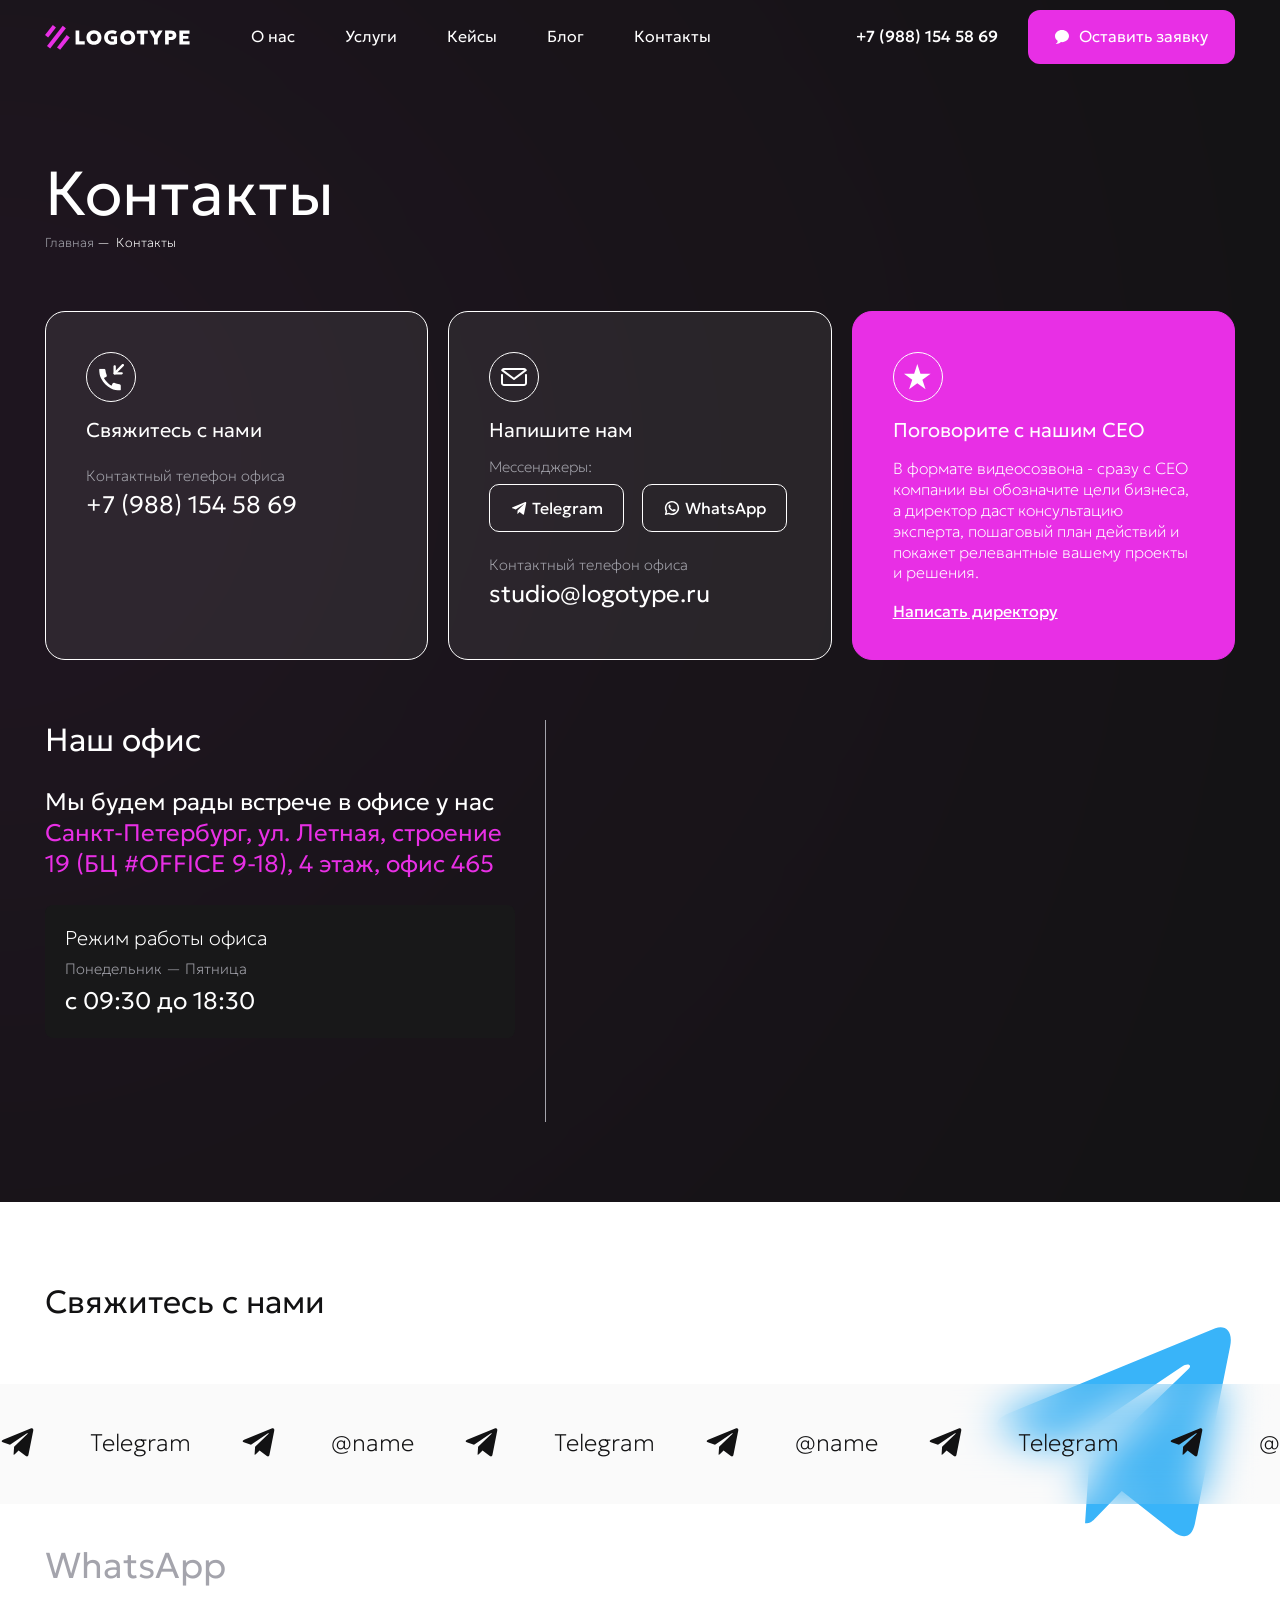
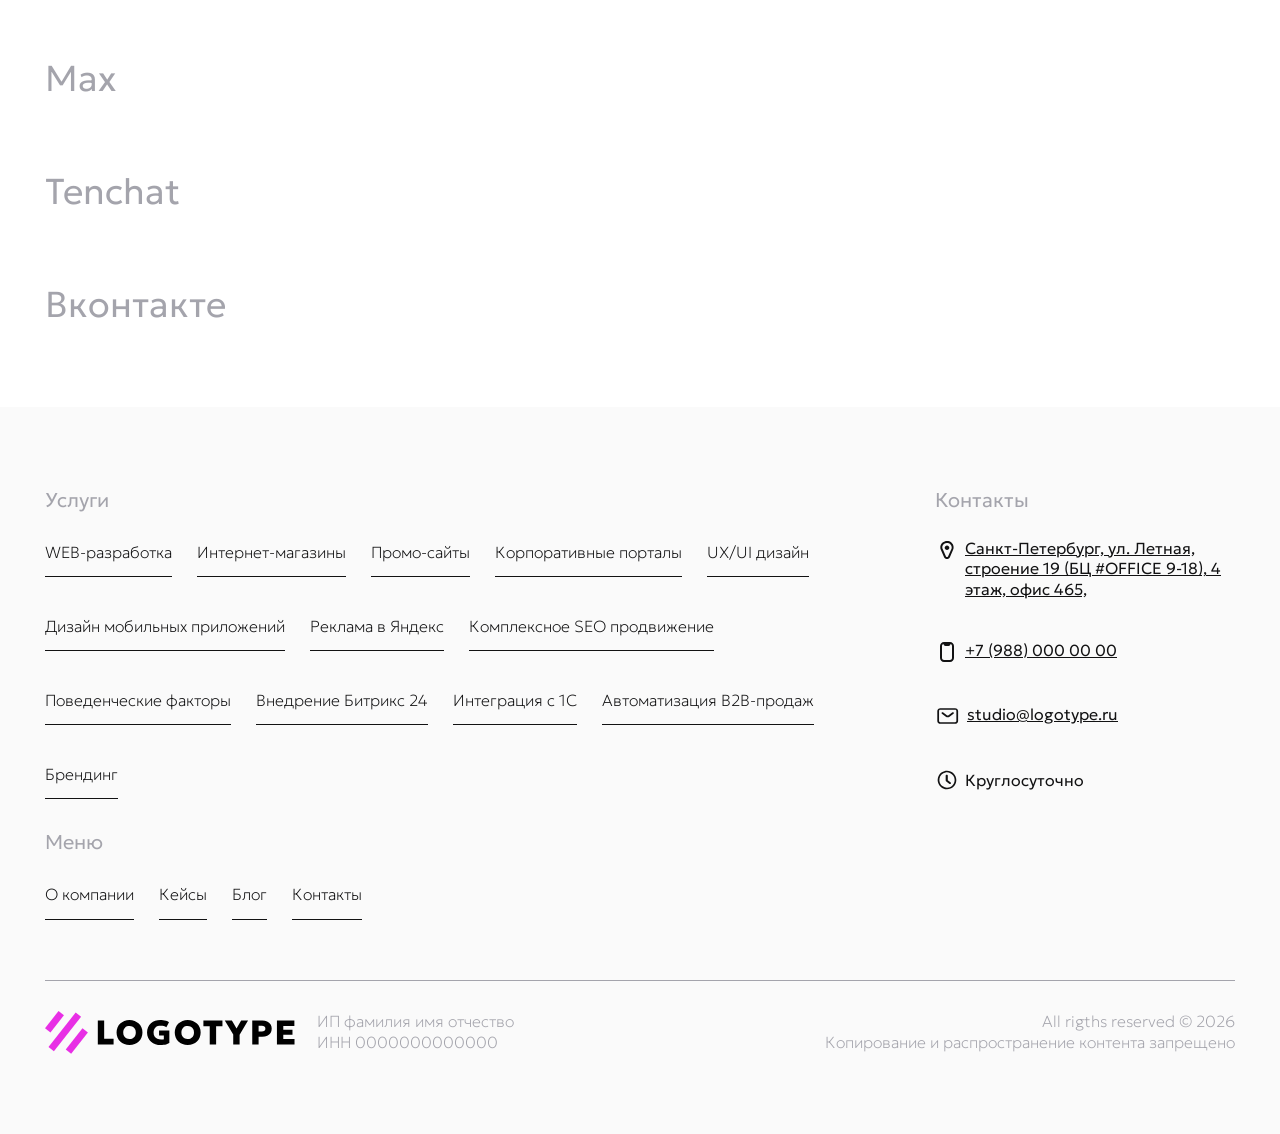
<file: contacts.html>
<!DOCTYPE html>
<html lang="en">
  <head>
    <meta charset="UTF-8" />
    <meta name="viewport" content="width=device-width, initial-scale=1.0" />
    <meta http-equiv="X-UA-Compatible" content="ie=edge" />
    <title>SEO</title>
    <link rel="stylesheet" href="css/slick.css">
    <link rel="stylesheet" href="css/style.css" />    
  </head>
  <body>

    <header class="header transparent">
      <div class="container">
        <div class="header_block">
          <div class="header_block_left">
            <a href="#" class="header_block_left_logo">
              <img src="img/logo_white.svg" alt="">
            </a>
            <ul>
              <li>
                <a href="#">О нас</a>
              </li>
              <li>
                <a href="#">
                  Услуги
                </a>
              </li>
              <li>
                <a href="#">Кейсы</a>
              </li>
              <li>
                <a href="#">Блог</a>
              </li>
              <li>
                <a href="#">Контакты</a>
              </li>
            </ul>
          </div>
          <div class="header_block_right">
            <a href="tel:+79881545869" class="header_block_right_tel">+7 (988) 154 58 69</a>
            <div class="header_block_right_btn callback">
              <svg width="14" height="14" viewBox="0 0 14 14" fill="none" xmlns="http://www.w3.org/2000/svg">
                <path d="M7 0C10.866 0 14 2.71741 14 6.0695C14 9.42159 10.866 12.139 7 12.139C6.62874 12.139 6.26433 12.1137 5.90867 12.0654C4.40504 13.67 2.66866 13.9577 0.933333 14V13.6073C1.87034 13.1174 2.625 12.2251 2.625 11.2052C2.625 11.0629 2.61462 10.9232 2.5954 10.7866C1.01226 9.67381 0 7.97422 0 6.0695C0 2.71741 3.13402 0 7 0Z" fill="#fff"/>
              </svg>
              <span>Оставить заявку</span>
            </div>
            <div class="callback header_block_right_mob_btn">
              <svg width="22" height="22" viewBox="0 0 22 22" fill="none" xmlns="http://www.w3.org/2000/svg">
                <path d="M11 0C17.0752 0 22 4.27021 22 9.53779C22 14.8054 17.0752 19.0756 11 19.0756C10.4166 19.0756 9.84395 19.0358 9.28505 18.9599C6.92221 21.4814 4.19361 21.9336 1.46667 22V21.3829C2.93911 20.613 4.125 19.2108 4.125 17.6082C4.125 17.3846 4.10868 17.1651 4.07848 16.9504C1.59069 15.2017 0 12.5309 0 9.53779C0 4.27021 4.92488 0 11 0Z" fill="white"/>
              </svg>
            </div>
            <a href="tel:+79881545869" class="header_block_right_mob_tel">
              <svg width="22" height="22" viewBox="0 0 22 22" fill="none" xmlns="http://www.w3.org/2000/svg">
                <path d="M11.916 1.75C12.7518 1.75 13.4792 1.74806 14.0605 1.82617C14.6707 1.9082 15.2677 2.09482 15.7529 2.58008C16.238 3.06524 16.4248 3.66151 16.5068 4.27148C16.585 4.85285 16.583 5.58102 16.583 6.41699V15.583C16.583 16.419 16.585 17.1472 16.5068 17.7285C16.4248 18.3385 16.238 18.9348 15.7529 19.4199C15.2677 19.9052 14.6707 20.0918 14.0605 20.1738C13.4792 20.2519 12.7518 20.25 11.916 20.25H10.083C9.24704 20.25 8.51886 20.252 7.9375 20.1738C7.32747 20.0918 6.73127 19.9051 6.24609 19.4199C5.76091 18.9347 5.57424 18.3385 5.49219 17.7285C5.41403 17.1472 5.41602 16.419 5.41602 15.583V6.41699C5.41602 5.58102 5.41403 4.85285 5.49219 4.27148C5.57424 3.66145 5.76091 3.06526 6.24609 2.58008C6.73127 2.0949 7.32747 1.90822 7.9375 1.82617C8.51886 1.74801 9.24704 1.75 10.083 1.75H11.916Z" stroke="white" stroke-width="2"/>
                <path d="M6.41602 14.6667H15.5827" stroke="white" stroke-width="2"/>
              </svg>
            </a>
            <div class="header_block_right_burger">
              <svg width="22" height="22" viewBox="0 0 22 22" fill="none" xmlns="http://www.w3.org/2000/svg">
                <rect x="3.66675" y="4.58333" width="14.6667" height="4.58333" rx="1" stroke="white" stroke-width="2" stroke-linejoin="round"/>
                <rect x="3.66675" y="12.8333" width="14.6667" height="4.58333" rx="1" stroke="white" stroke-width="2" stroke-linejoin="round"/>
              </svg>
            </div>
          </div>
        </div>
      </div>
    </header>

    <section class="contacts">
      <div class="container">
        <h1>Контакты</h1>
        <nav class="breadcrumb">
          <a href="#">Главная</a>&nbsp;—&nbsp;
          Контакты
        </nav>
        <div class="contacts_row">
          <div class="contacts_row_col">
            <div class="contacts_row_col_icon">
              <img src="img/contacts/tel.svg" alt="">
            </div>
            <h3>Свяжитесь с нами</h3>
            <div class="contacts_row_col_text">
              <span class="title_text">Контактный телефон офиса</span>
              <a href="tel:+7 (988) 154 58 69">+7 (988) 154 58 69</a>
            </div>
          </div>
          <div class="contacts_row_col">
            <div class="contacts_row_col_icon">
              <img src="img/contacts/mail.svg" alt="">
            </div>
            <h3>Напишите нам</h3>
            <div class="contacts_row_col_social">
              <span class="title_text">Мессенджеры:</span>
              <div class="contacts_row_col_social_row">
                <a href="#" target="_blank">
                  <img src="img/contacts/tg.svg" alt="">
                  <span>Telegram</span>
                </a>
                <a href="#" target="_blank">
                  <img src="img/contacts/wap.svg" alt="">
                  <span>WhatsApp</span>
                </a>
              </div>
            </div>
            <div class="contacts_row_col_text">
              <span class="title_text">Контактный телефон офиса</span>
              <a href="mailto:studio@logotype.ru">studio@logotype.ru</a>
            </div>
          </div>
          <div class="contacts_row_col purple">
            <div class="contacts_row_col_icon">
              <img src="img/contacts/star.svg" alt="">
            </div>
            <h3>Поговорите с нашим СЕО</h3>
            <p>В формате видеосозвона - сразу с СEO компании вы обозначите цели бизнеса, а директор даст консультацию эксперта, пошаговый план действий и покажет релевантные вашему проекты и решения.</p>
            <a href="#" class="contacts_row_col_write">Написать директору</a>
          </div>
        </div>
        <div class="contacts_office">
          <div class="contacts_office_text">
            <h2>Наш офис</h2>
            <p class="big">
              Мы будем рады встрече в офисе у нас <br>
              <a href="#" target="_blank">Санкт-Петербург, ул. Летная, строение 19 (БЦ #OFFICE 9-18), 4 этаж, офис 465</a>
            </p>
            <div class="contacts_office_text_work">
              <p>Режим работы офиса</p>
              <span>Понедельник — Пятница</span>
              <p class="big">с 09:30 до 18:30</p>
            </div>
          </div>
          <div class="contacts_office_map">
            <iframe src="https://yandex.ru/map-widget/v1/?um=constructor%3Adeb8db198d2992e66758d93e10526ffd39500bb4791364a834bb2b3c748da2b2&amp;source=constructor" width="100%" height="400" frameborder="0"></iframe>
          </div>
        </div> 
      </div>
    </section>

    <div class="dropdown">
      <div class="dropdown_top">
        <a href="#" class="dropdown_top_logo">
          <img src="img/logo.svg" alt="">
        </a>
        <div class="dropdown_top_close">
          <svg width="18" height="18" viewBox="0 0 18 18" fill="none" xmlns="http://www.w3.org/2000/svg">
            <g clip-path="url(#clip0_153_36516)">
            <path d="M10.8043 9.00104L17.7978 2.00164C17.8618 1.93785 17.9126 1.86204 17.9472 1.77857C17.9819 1.69509 17.9997 1.6056 17.9997 1.51521C17.9997 1.42482 17.9819 1.33533 17.9472 1.25185C17.9126 1.16838 17.8618 1.09257 17.7978 1.02878L16.9656 0.195827C16.8347 0.0705807 16.6606 0.000679918 16.4796 0.000679918C16.2985 0.000679918 16.1244 0.0705807 15.9935 0.195827L9 7.19523L2.00645 0.195827C1.87586 0.0702905 1.70193 4.01735e-06 1.52086 -0.000396911C1.33979 -0.00079784 1.16554 0.0687177 1.0344 0.193675L0.199995 1.02663C0.0712985 1.15575 -0.000976562 1.33068 -0.000976562 1.51306C-0.000976562 1.69544 0.0712985 1.87037 0.199995 1.99949L7.19569 9.00104L0.202146 16.0004C0.138164 16.0642 0.0873957 16.14 0.0527549 16.2235C0.0181141 16.307 0.000282117 16.3965 0.000282117 16.4869C0.000282117 16.5773 0.0181141 16.6668 0.0527549 16.7502C0.0873957 16.8337 0.138164 16.9095 0.202146 16.9733L1.0344 17.8063C1.16527 17.9315 1.33936 18.0014 1.52043 18.0014C1.70149 18.0014 1.87558 17.9315 2.00645 17.8063L9 10.8069L15.9935 17.8063C16.1244 17.9315 16.2985 18.0014 16.4796 18.0014C16.6606 18.0014 16.8347 17.9315 16.9656 17.8063L17.7978 16.9733C17.9265 16.8442 17.9988 16.6692 17.9988 16.4869C17.9988 16.3045 17.9265 16.1296 17.7978 16.0004L10.8043 9.00104Z" fill="white"/>
            </g>
            <defs>
            <clipPath id="clip0_153_36516">
            <rect width="18" height="18" fill="white"/>
            </clipPath>
            </defs>
          </svg>
        </div>
      </div>
      <ul>
        <li>
          <a href="#">О нас</a>
        </li>
        <li>
          <a href="#">Услуги</a>
        </li>
        <li>
          <a href="#">Кейсы</a>
        </li>
        <li>
          <a href="#">Блог</a>
        </li>
        <li>
          <a href="#">Контакты</a>
        </li>
      </ul>
      <div class="dropdown_info">
        <div class="dropdown_info_item">
          <span class="dropdown_info_item_subtitle">Мессенджеры:</span>
          <div class="dropdown_info_item_btns">
            <a href="#">
              <img src="img/header/tg.svg" alt="">
              <span>Telegram</span>
            </a>
            <a href="#">
              <img src="img/header/wap.svg" alt="">
              <span>WhatsApp</span>
            </a>
          </div>
        </div>
        <div class="dropdown_info_item">
          <span class="dropdown_info_item_subtitle">Электронная почта: </span>
          <a href="mailto:studio@logotype.ru" class="dropdown_info_item_text">studio@logotype.ru</a>
        </div>
        <div class="dropdown_info_item">
          <span class="dropdown_info_item_subtitle">Контактный телефон офиса:</span>
          <a href="tel:+79881545869" class="dropdown_info_item_text">+7 (988) 154 58 69</a>
        </div>
      </div>
    </div>

    <div class="back_modal"></div>

    <div class="modal_call">
      <h2>Свяжитесь с нами</h2>
      <div class="modal_call_close">
        <svg width="18" height="18" viewBox="0 0 18 18" fill="none" xmlns="http://www.w3.org/2000/svg">
          <g clip-path="url(#clip0_153_36516)">
          <path d="M10.8043 9.00104L17.7978 2.00164C17.8618 1.93785 17.9126 1.86204 17.9472 1.77857C17.9819 1.69509 17.9997 1.6056 17.9997 1.51521C17.9997 1.42482 17.9819 1.33533 17.9472 1.25185C17.9126 1.16838 17.8618 1.09257 17.7978 1.02878L16.9656 0.195827C16.8347 0.0705807 16.6606 0.000679918 16.4796 0.000679918C16.2985 0.000679918 16.1244 0.0705807 15.9935 0.195827L9 7.19523L2.00645 0.195827C1.87586 0.0702905 1.70193 4.01735e-06 1.52086 -0.000396911C1.33979 -0.00079784 1.16554 0.0687177 1.0344 0.193675L0.199995 1.02663C0.0712985 1.15575 -0.000976562 1.33068 -0.000976562 1.51306C-0.000976562 1.69544 0.0712985 1.87037 0.199995 1.99949L7.19569 9.00104L0.202146 16.0004C0.138164 16.0642 0.0873957 16.14 0.0527549 16.2235C0.0181141 16.307 0.000282117 16.3965 0.000282117 16.4869C0.000282117 16.5773 0.0181141 16.6668 0.0527549 16.7502C0.0873957 16.8337 0.138164 16.9095 0.202146 16.9733L1.0344 17.8063C1.16527 17.9315 1.33936 18.0014 1.52043 18.0014C1.70149 18.0014 1.87558 17.9315 2.00645 17.8063L9 10.8069L15.9935 17.8063C16.1244 17.9315 16.2985 18.0014 16.4796 18.0014C16.6606 18.0014 16.8347 17.9315 16.9656 17.8063L17.7978 16.9733C17.9265 16.8442 17.9988 16.6692 17.9988 16.4869C17.9988 16.3045 17.9265 16.1296 17.7978 16.0004L10.8043 9.00104Z" fill="white"/>
          </g>
          <defs>
          <clipPath id="clip0_153_36516">
          <rect width="18" height="18" fill="white"/>
          </clipPath>
          </defs>
        </svg>
      </div>
      <span class="modal_call_subtitle">Любым удобным способом</span>
      <div class="modal_call_links">
        <a href="#">
          <img src="img/header/tg.svg" alt="">
          <span>Напишите нам в Telegram</span>
        </a>
        <a href="#">
          <img src="img/header/wap.svg" alt="">
          <span>Напишите нам в WhatsApp</span>
        </a>
      </div>
      <div class="modal_call_down">
        <span>Или позвоните нам</span>
        <a href="tel:+79881545869">+7 (988) 154 58 69</a>
      </div>
    </div>

    <section class="connect">
      <div class="container">
        <h2>Свяжитесь с нами</h2>
      </div>
      <div class="connect_wrap">
        <a href="#" class="connect_marque">
          <div class="connect_marque_track">
            <div class="connect_marque_item">
              <img src="img/connect/tg.svg" alt="">
              <span>Telegram</span>
            </div>
            <div class="connect_marque_item">
              <img src="img/connect/tg.svg" alt="">
              <span>@name</span>
            </div>
            <div class="connect_marque_item">
              <img src="img/connect/tg.svg" alt="">
              <span>Telegram</span>
            </div>
            <div class="connect_marque_item">
              <img src="img/connect/tg.svg" alt="">
              <span>@name</span>
            </div>
            <div class="connect_marque_item">
              <img src="img/connect/tg.svg" alt="">
              <span>Telegram</span>
            </div>
            <div class="connect_marque_item">
              <img src="img/connect/tg.svg" alt="">
              <span>@name</span>
            </div>
            <div class="connect_marque_item">
              <img src="img/connect/tg.svg" alt="">
              <span>Telegram</span>
            </div>
            <div class="connect_marque_item">
              <img src="img/connect/tg.svg" alt="">
              <span>@name</span>
            </div>
            <div class="connect_marque_item">
              <img src="img/connect/tg.svg" alt="">
              <span>Telegram</span>
            </div>
            <div class="connect_marque_item">
              <img src="img/connect/tg.svg" alt="">
              <span>@name</span>
            </div>
            <div class="connect_marque_item">
              <img src="img/connect/tg.svg" alt="">
              <span>Telegram</span>
            </div>
            <div class="connect_marque_item">
              <img src="img/connect/tg.svg" alt="">
              <span>@name</span>
            </div>
            <div class="connect_marque_item">
              <img src="img/connect/tg.svg" alt="">
              <span>Telegram</span>
            </div>
            <div class="connect_marque_item">
              <img src="img/connect/tg.svg" alt="">
              <span>@name</span>
            </div>
            <div class="connect_marque_item">
              <img src="img/connect/tg.svg" alt="">
              <span>Telegram</span>
            </div>
            <div class="connect_marque_item">
              <img src="img/connect/tg.svg" alt="">
              <span>@name</span>
            </div>
            <div class="connect_marque_item">
              <img src="img/connect/tg.svg" alt="">
              <span>Telegram</span>
            </div>
            <div class="connect_marque_item">
              <img src="img/connect/tg.svg" alt="">
              <span>@name</span>
            </div>
            <div class="connect_marque_item">
              <img src="img/connect/tg.svg" alt="">
              <span>Telegram</span>
            </div>
            <div class="connect_marque_item">
              <img src="img/connect/tg.svg" alt="">
              <span>@name</span>
            </div>
            <div class="connect_marque_item">
              <img src="img/connect/tg.svg" alt="">
              <span>Telegram</span>
            </div>
            <div class="connect_marque_item">
              <img src="img/connect/tg.svg" alt="">
              <span>@name</span>
            </div>
            <div class="connect_marque_item">
              <img src="img/connect/tg.svg" alt="">
              <span>Telegram</span>
            </div>
            <div class="connect_marque_item">
              <img src="img/connect/tg.svg" alt="">
              <span>@name</span>
            </div>
            <div class="connect_marque_item">
              <img src="img/connect/tg.svg" alt="">
              <span>Telegram</span>
            </div>
            <div class="connect_marque_item">
              <img src="img/connect/tg.svg" alt="">
              <span>@name</span>
            </div>
            <div class="connect_marque_item">
              <img src="img/connect/tg.svg" alt="">
              <span>Telegram</span>
            </div>
            <div class="connect_marque_item">
              <img src="img/connect/tg.svg" alt="">
              <span>@name</span>
            </div>
          </div>
        </a>
        <img src="img/connect/tg_blue.svg" alt="" class="connect_wrap_img">
      </div>
      <div class="container">
        <ul>
          <li>
            <a href="#">WhatsApp</a>
          </li>
          <li>
            <a href="#">Max</a>
          </li>
          <li>
            <a href="#">Tenchat</a>
          </li>
          <li>
            <a href="#">Вконтакте</a>
          </li>
        </ul>
      </div>
    </section>

    <footer class="footer">
      <div class="container">
        <div class="footer_main">
          <div class="footer_main_nav">
            <div class="footer_main_nav_item">
              <h4>Услуги</h4>
              <ul>
                <li><a href="#">WEB-разработка</a></li>
                <li><a href="#">Интернет-магазины</a></li>
                <li><a href="#">Промо-сайты</a></li>
                <li><a href="#">Корпоративные порталы</a></li>
                <li><a href="#">UX/UI дизайн</a></li>
                <li><a href="#">Дизайн мобильных приложений</a></li>
                <li><a href="#">Реклама в Яндекс</a></li>
                <li><a href="#">Комплексное SEO продвижение</a></li>
                <li><a href="#">Поведенческие факторы</a></li>
                <li><a href="#">Внедрение Битрикс 24</a></li>
                <li><a href="#">Интеграция с 1C</a></li>
                <li><a href="#">Автоматизация В2В-продаж</a></li>
                <li><a href="#">Брендинг</a></li>
              </ul>
            </div>
            <div class="footer_main_nav_item">
              <h4>Меню</h4>
              <ul>
                <li>
                  <a href="#">О компании</a>
                </li>
                <li>
                  <a href="#">Кейсы</a>
                </li>
                <li>
                  <a href="#">Блог</a>
                </li>
                <li>
                  <a href="#">Контакты</a>
                </li>
              </ul>
            </div>
          </div>
          <div class="footer_main_contact">
            <h4>Контакты</h4>
            <ul>
              <li>
                <a href="#">
                  <svg width="24" height="24" viewBox="0 0 24 24" fill="none" xmlns="http://www.w3.org/2000/svg">
                    <path d="M9.0998 19.2C9.5998 20.3 10.6998 21 11.9998 21C13.2998 21 14.3998 20.3 14.8998 19.2L17.9998 12L18.1998 11.5C18.3998 11 18.4998 10.5 18.5998 9.9C18.8998 6.6 16.4998 3.7 13.1998 3.1C11.0998 2.8 9.0998 3.3 7.5998 4.6C6.0998 5.8 5.2998 7.5 5.2998 9.3C5.2998 10.1 5.3998 10.8 5.6998 11.5L9.0998 19.2ZM8.8998 6.1C9.6998 5.4 10.7998 5 11.9998 5C12.2998 5 12.5998 5 12.8998 5.1C15.1998 5.5 16.8998 7.6 16.6998 9.7C16.6998 10.1 16.5998 10.4 16.4998 10.7L12.9998 18.4C12.7998 19 12.1998 19 11.9998 19C11.7998 19 11.1998 19 10.9998 18.4L7.5998 10.8C7.3998 10.4 7.2998 9.9 7.2998 9.4C7.2998 8.1 7.8998 6.9 8.8998 6.1Z" fill="#121213"/>
                    <path d="M11.9997 11.9999C13.27 11.9999 14.2997 10.9702 14.2997 9.6999C14.2997 8.42965 13.27 7.3999 11.9997 7.3999C10.7295 7.3999 9.69971 8.42965 9.69971 9.6999C9.69971 10.9702 10.7295 11.9999 11.9997 11.9999Z" fill="#121213"/>
                  </svg>
                  <span>Санкт-Петербург, ул. Летная, строение 19 (БЦ #OFFICE 9-18), 4 этаж, офис 465,</span>
                </a>
              </li>
              <li>
                <a href="tel:+7 (988) 000 00 00">
                  <svg width="24" height="24" viewBox="0 0 24 24" fill="none" xmlns="http://www.w3.org/2000/svg">
                    <path d="M15 2H9C6.8 2 5 3.8 5 6V18C5 20.2 6.8 22 9 22H15C17.2 22 19 20.2 19 18V6C19 3.8 17.2 2 15 2ZM17 18C17 19.1 16.1 20 15 20H9C7.9 20 7 19.1 7 18V6C7 5.1 7.6 4.3 8.4 4.1L8.8 4.9C9.2 5.6 9.9 6 10.6 6H13.4C14.2 6 14.8 5.6 15.2 4.9L15.6 4.1C16.4 4.3 17 5.1 17 6V18Z" fill="#121213"/>
                  </svg>
                  <span>+7 (988) 000 00 00</span>
                </a>
              </li>
              <li>
                <a href="mailto:studio@logotype.ru">
                  <svg width="26" height="24" viewBox="0 0 26 24" fill="none" xmlns="http://www.w3.org/2000/svg">
                    <path fill-rule="evenodd" clip-rule="evenodd" d="M2.30029 6.99972C2.30029 5.39366 3.66995 4.14258 5.29421 4.14258H20.1177C21.742 4.14258 23.1117 5.39367 23.1117 6.99972V16.9997C23.1117 18.6058 21.742 19.8568 20.1177 19.8568H5.29421C3.66996 19.8568 2.30029 18.6058 2.30029 16.9997V6.99972ZM5.29421 5.85686C4.57938 5.85686 4.05283 6.39664 4.05283 6.99972V16.9997C4.05283 17.6028 4.57937 18.1425 5.29421 18.1425H20.1177C20.8326 18.1425 21.3591 17.6028 21.3591 16.9997V6.99972C21.3591 6.39663 20.8326 5.85686 20.1177 5.85686H5.29421ZM6.71837 8.47575C7.01421 8.10111 7.56451 8.03199 7.94751 8.32137L11.9187 11.3218C12.3766 11.6678 13.0354 11.6678 13.4932 11.3219L17.4645 8.32137C17.8475 8.03199 18.3978 8.10111 18.6936 8.47575C18.9894 8.85043 18.9187 9.38871 18.5358 9.67808L14.5645 12.6786C13.4756 13.5013 11.9363 13.5013 10.8474 12.6786L6.8762 9.67808C6.4932 9.38871 6.42254 8.85043 6.71837 8.47575Z" fill="#121213"/>
                  </svg>
                  <span>studio@logotype.ru</span>
                </a>
              </li>
              <li>
                <svg width="24" height="24" viewBox="0 0 24 24" fill="none" xmlns="http://www.w3.org/2000/svg">
                  <path d="M11.9998 2.6665C10.1539 2.6665 8.34938 3.21389 6.81452 4.23945C5.27966 5.26501 4.08338 6.72268 3.37697 8.42812C2.67055 10.1336 2.48572 12.0102 2.84585 13.8207C3.20597 15.6312 4.09489 17.2942 5.40018 18.5995C6.70547 19.9048 8.36851 20.7937 10.179 21.1538C11.9895 21.514 13.8661 21.3291 15.5715 20.6227C17.277 19.9163 18.7347 18.72 19.7602 17.1852C20.7858 15.6503 21.3332 13.8458 21.3332 11.9998C21.3302 9.52538 20.346 7.1531 18.5963 5.4034C16.8466 3.65369 14.4743 2.66942 11.9998 2.6665ZM11.9998 19.6362C10.4895 19.6362 9.0131 19.1883 7.7573 18.3492C6.50151 17.5101 5.52274 16.3175 4.94476 14.9221C4.36678 13.5268 4.21556 11.9914 4.51021 10.5101C4.80486 9.02875 5.53215 7.66808 6.60012 6.60011C7.66808 5.53215 9.02875 4.80485 10.5101 4.5102C11.9914 4.21555 13.5268 4.36678 14.9221 4.94476C16.3175 5.52273 17.5101 6.50151 18.3492 7.7573C19.1883 9.01309 19.6362 10.4895 19.6362 11.9998C19.6337 14.0244 18.8284 15.9653 17.3968 17.3968C15.9653 18.8284 14.0244 19.6337 11.9998 19.6362Z" fill="#121213"/>
                  <path d="M12.8051 12.2609V7.51594C12.8051 7.29065 12.6924 7.0746 12.4919 6.9153C12.2914 6.756 12.0194 6.6665 11.7358 6.6665C11.4522 6.6665 11.1802 6.756 10.9797 6.9153C10.7792 7.0746 10.6665 7.29065 10.6665 7.51594V12.6125C10.6666 12.8378 10.7793 13.0538 10.9798 13.2131L14.1877 15.7614C14.3894 15.9161 14.6595 16.0017 14.9398 15.9998C15.2202 15.9979 15.4884 15.9085 15.6866 15.751C15.8849 15.5936 15.9974 15.3805 15.9998 15.1578C16.0022 14.9351 15.8945 14.7205 15.6997 14.5603L12.8051 12.2609Z" fill="#121213"/>
                </svg>
                <span>Круглосуточно</span>
              </li>
            </ul>
          </div>
        </div>
        <div class="footer_down">
          <div class="footer_down_left">
            <img src="img/logo.svg" alt="">
            <p>ИП фамилия имя отчество <br> ИНН 0000000000000</p>
          </div>
          <div class="footer_down_right">
            <p>All rigths reserved © 2026 <br> Копирование и распространение контента запрещено</p>
          </div>
        </div>
      </div>
    </footer>

    <script src="js/jquery-3.6.0.min.js"></script>
    <script src="js/slick.js"></script>
    <script src="js/main.js"></script>

  </body>
</html>
</file>
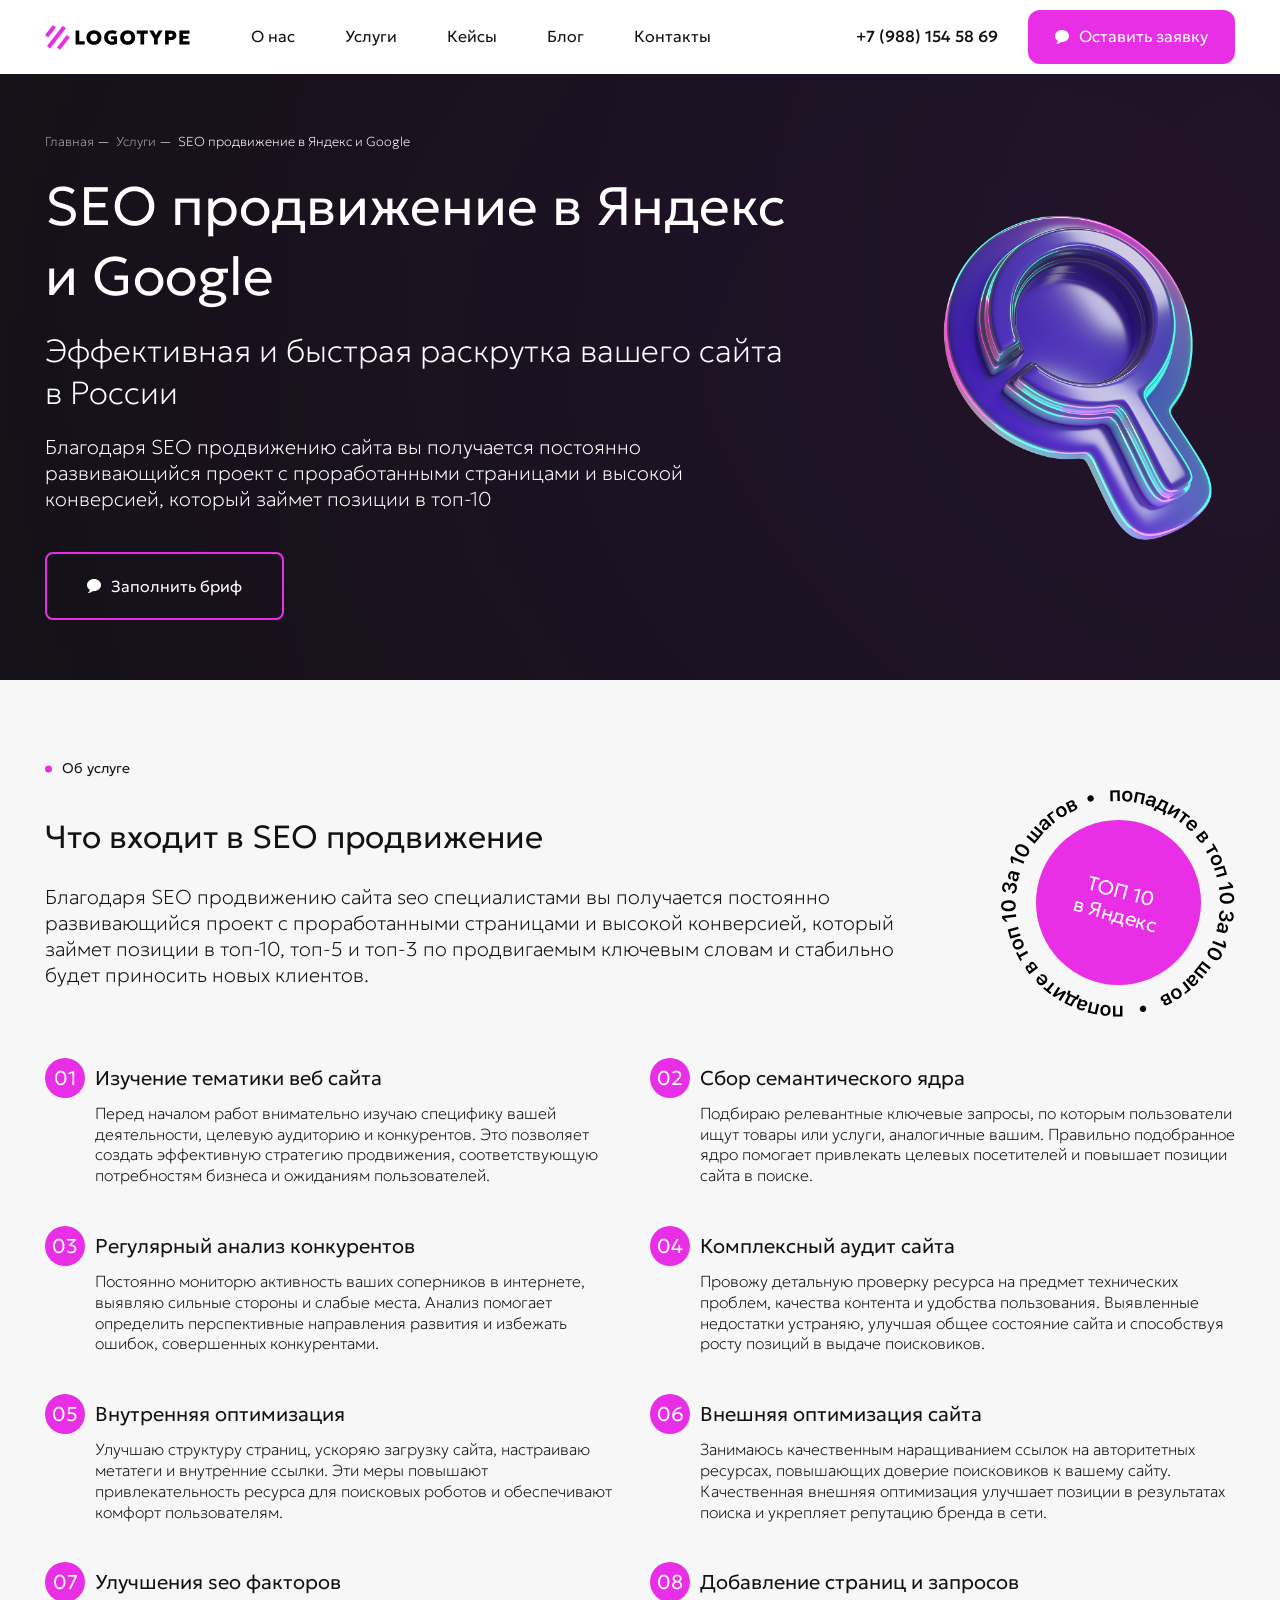
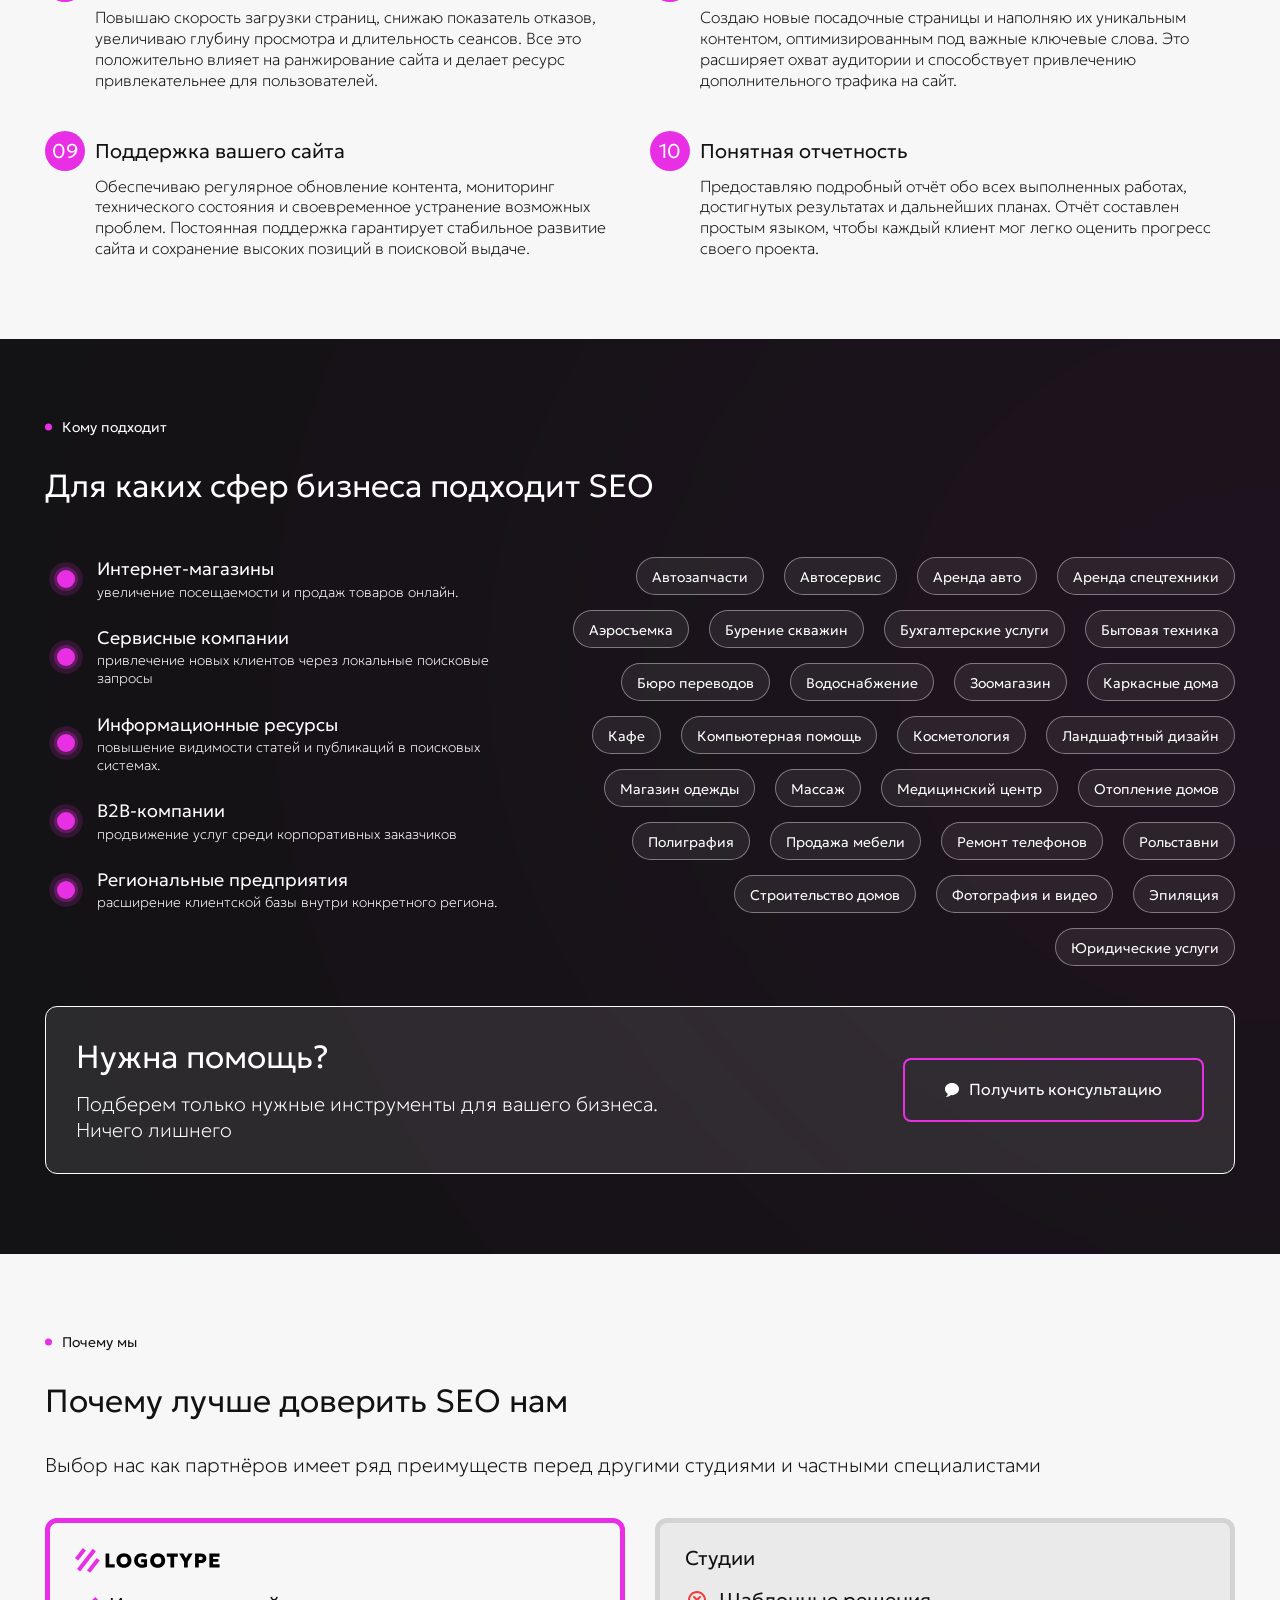
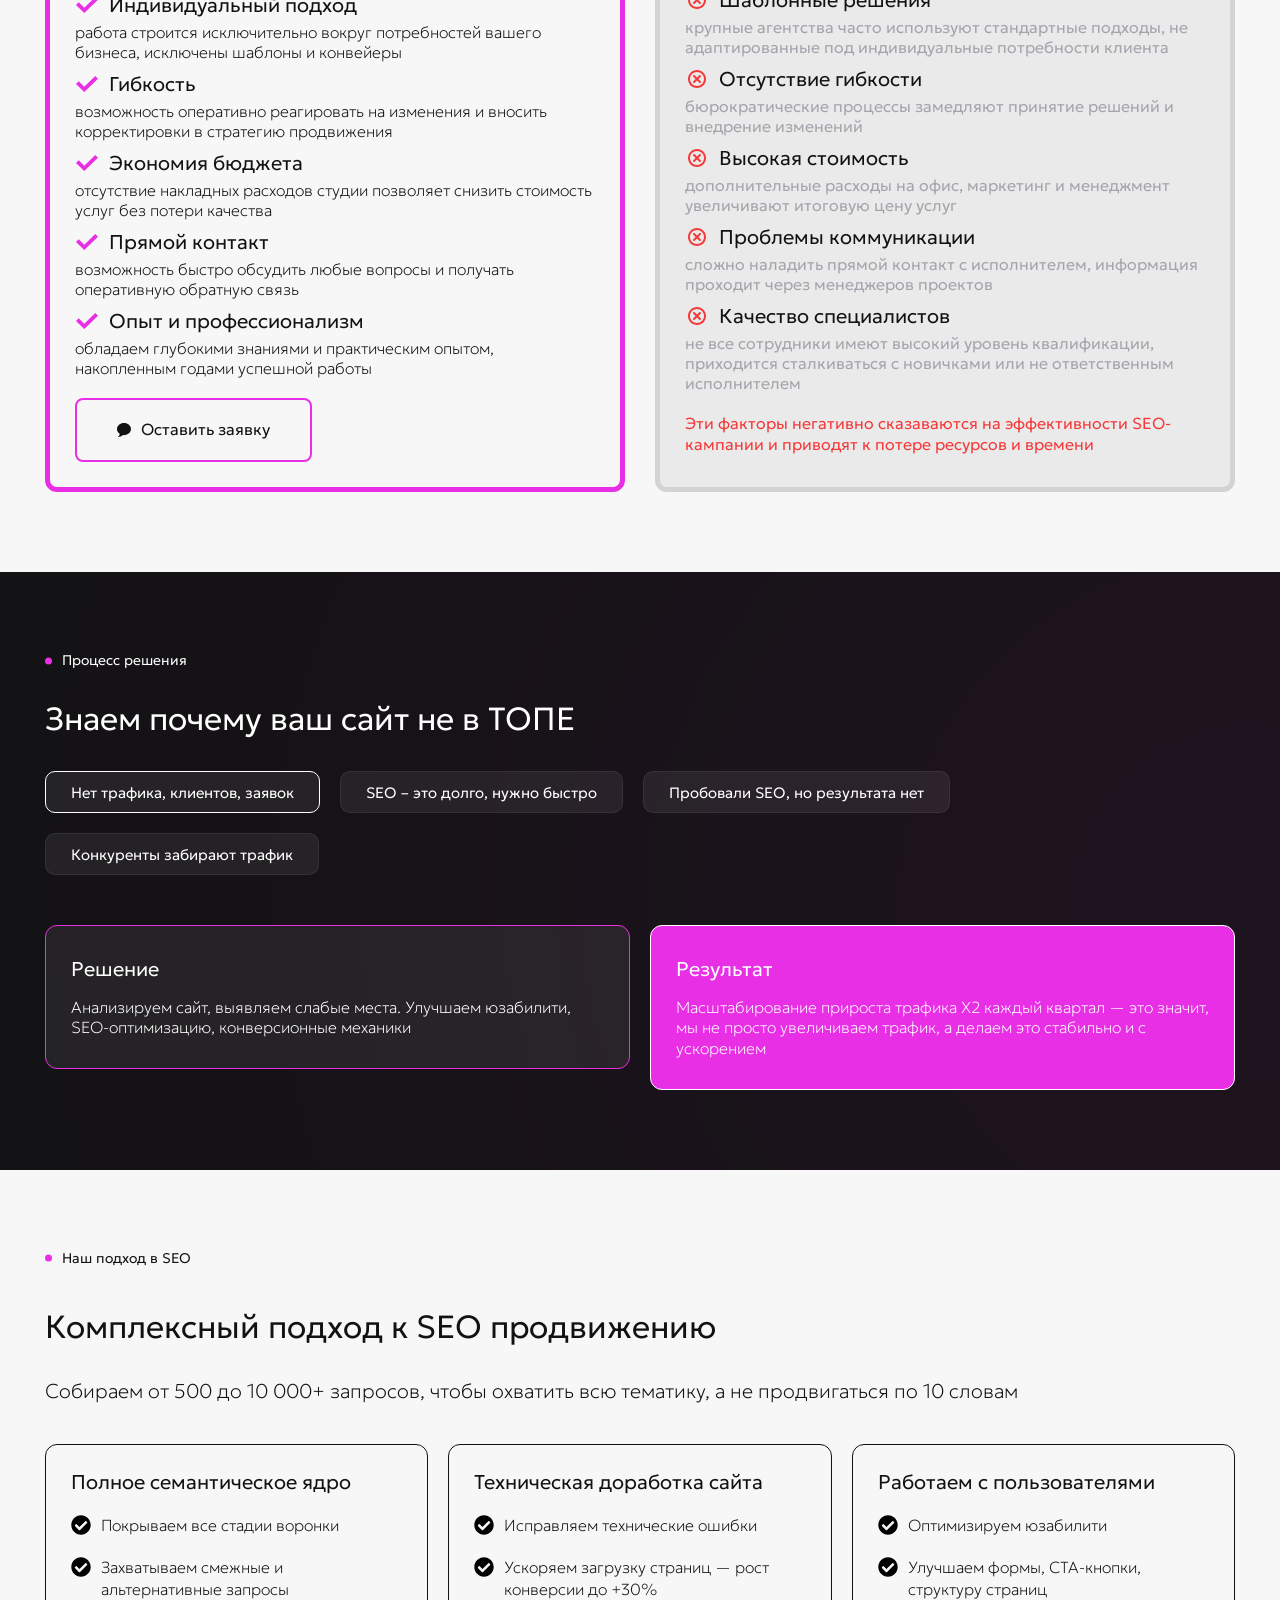
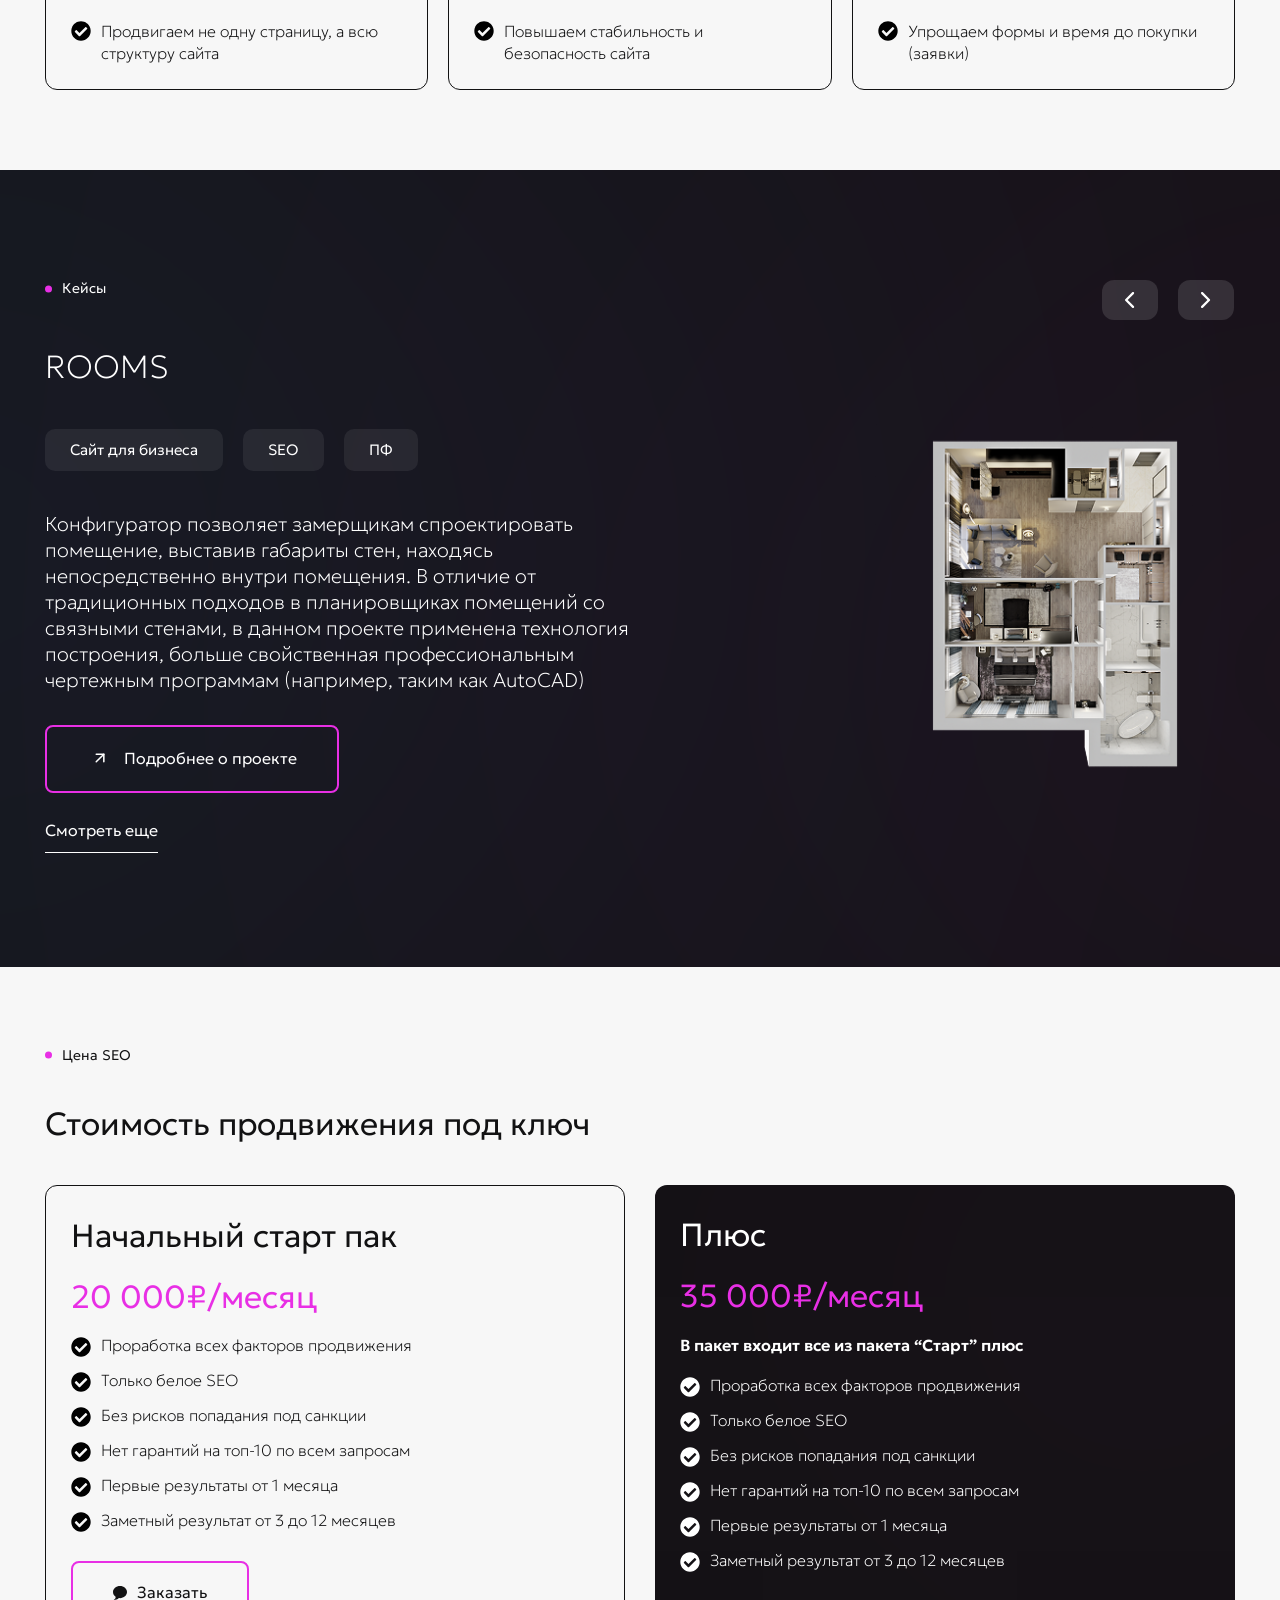
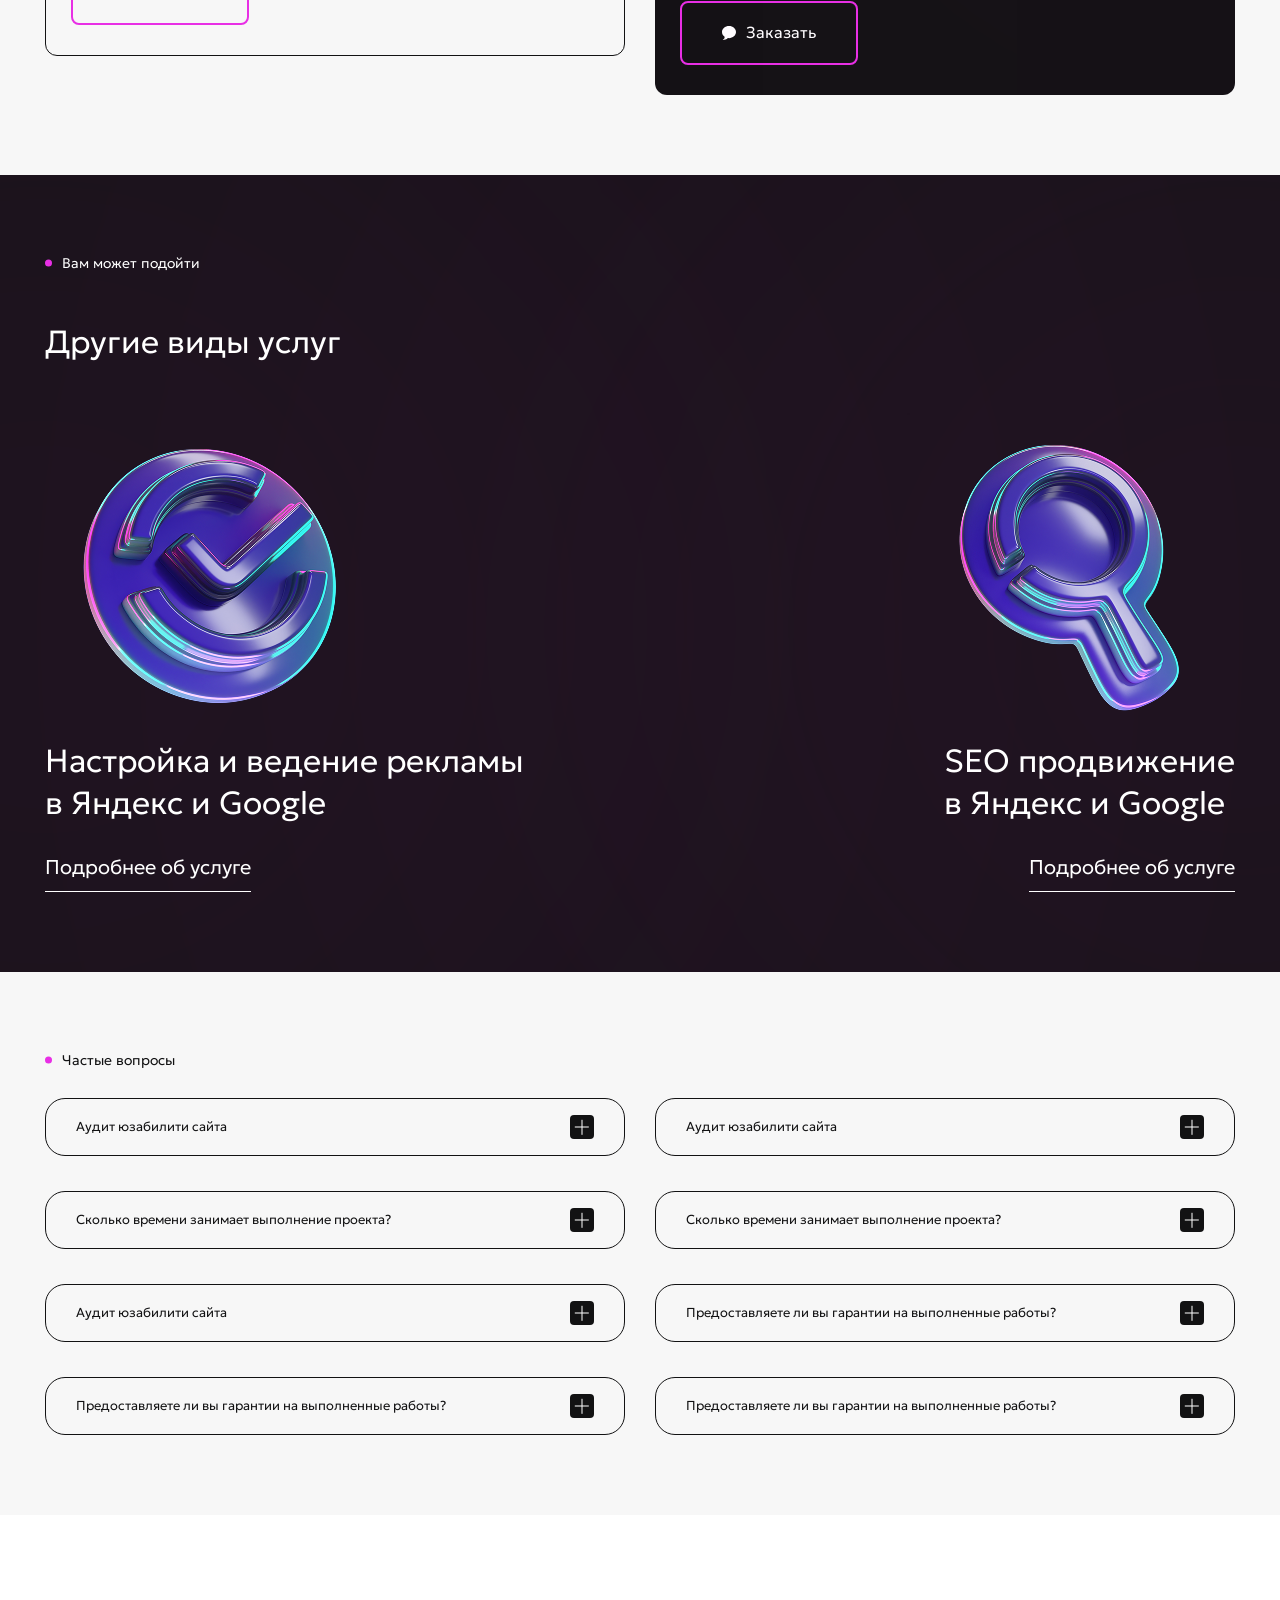
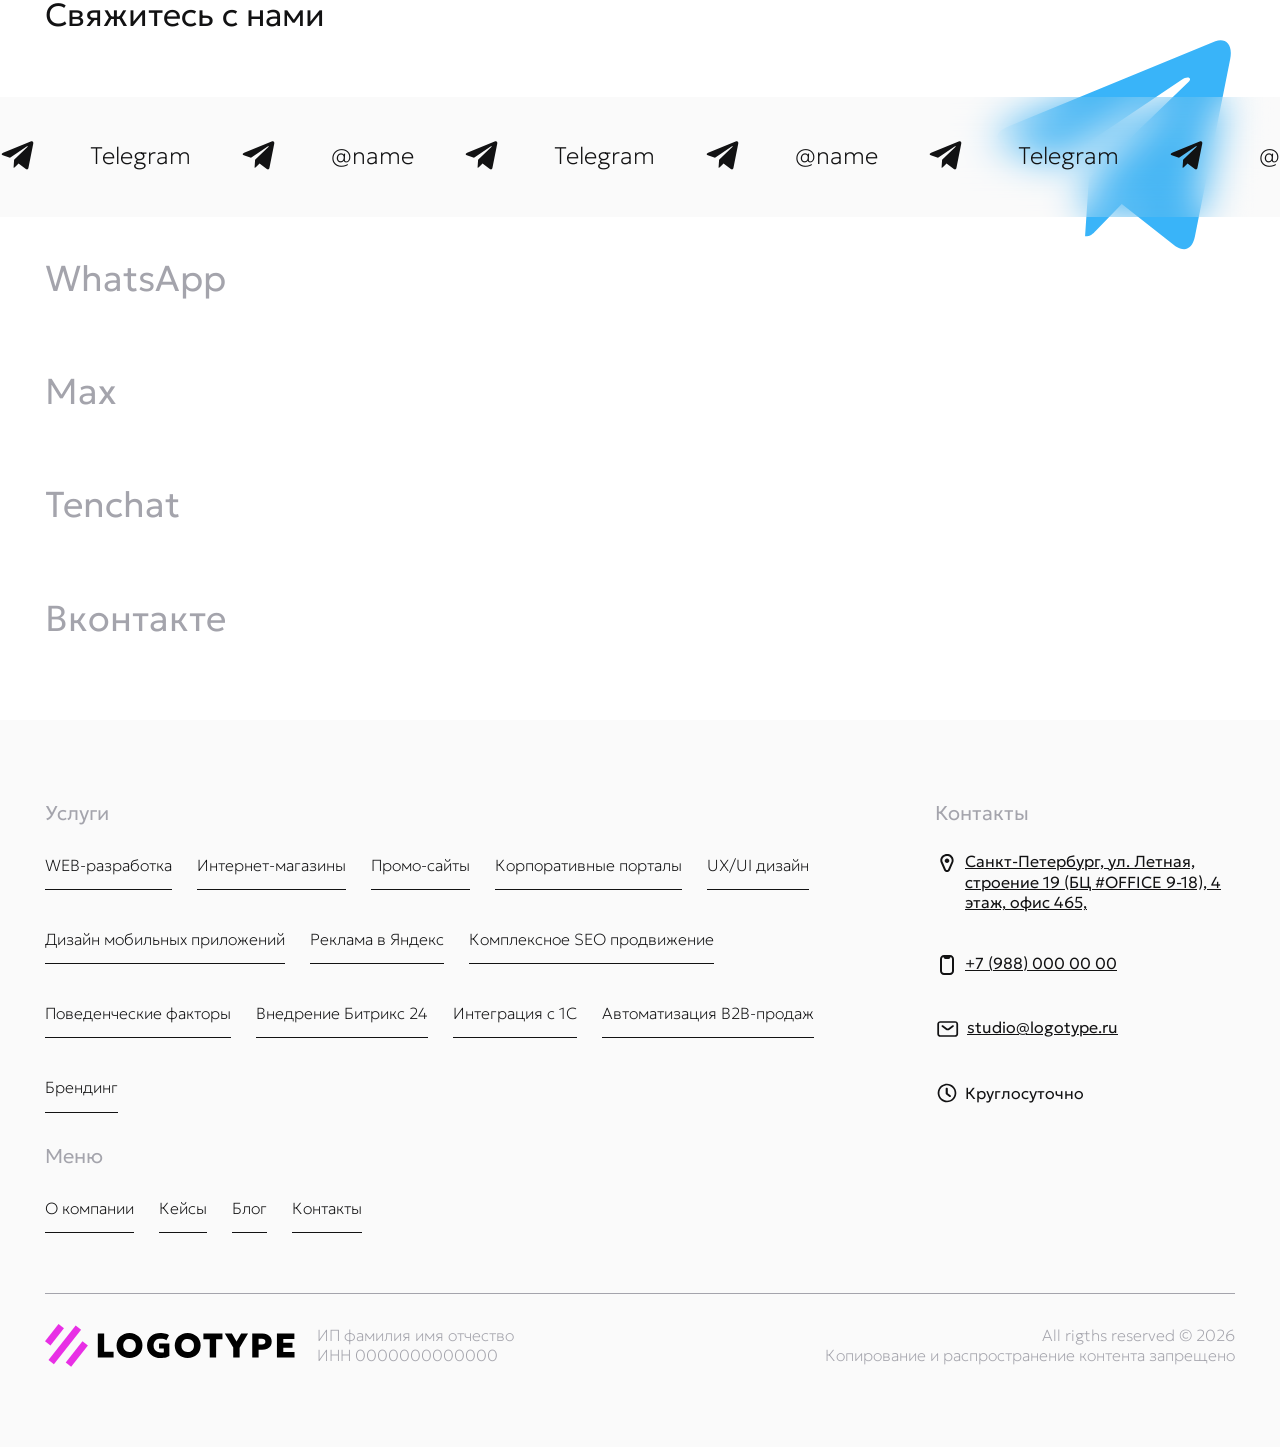
<file: services_1.html>
<!DOCTYPE html>
<html lang="en">
  <head>
    <meta charset="UTF-8" />
    <meta name="viewport" content="width=device-width, initial-scale=1.0" />
    <meta http-equiv="X-UA-Compatible" content="ie=edge" />
    <title>SEO</title>
    <link rel="stylesheet" href="css/slick.css">
    <link rel="stylesheet" href="css/style.css" />    
  </head>
  <body>

    <header class="header">
      <div class="container">
        <div class="header_block">
          <div class="header_block_left">
            <a href="#" class="header_block_left_logo">
              <img src="img/logo.svg" alt="">
            </a>
            <ul>
              <li>
                <a href="#">О нас</a>
              </li>
              <li>
                <a href="#">
                  Услуги
                </a>
              </li>
              <li>
                <a href="#">Кейсы</a>
              </li>
              <li>
                <a href="#">Блог</a>
              </li>
              <li>
                <a href="#">Контакты</a>
              </li>
            </ul>
          </div>
          <div class="header_block_right">
            <a href="tel:+79881545869" class="header_block_right_tel">+7 (988) 154 58 69</a>
            <div class="header_block_right_btn callback">
              <svg width="14" height="14" viewBox="0 0 14 14" fill="none" xmlns="http://www.w3.org/2000/svg">
                <path d="M7 0C10.866 0 14 2.71741 14 6.0695C14 9.42159 10.866 12.139 7 12.139C6.62874 12.139 6.26433 12.1137 5.90867 12.0654C4.40504 13.67 2.66866 13.9577 0.933333 14V13.6073C1.87034 13.1174 2.625 12.2251 2.625 11.2052C2.625 11.0629 2.61462 10.9232 2.5954 10.7866C1.01226 9.67381 0 7.97422 0 6.0695C0 2.71741 3.13402 0 7 0Z" fill="#fff"/>
              </svg>
              <span>Оставить заявку</span>
            </div>
            <div class="callback header_block_right_mob_btn">
              <svg width="22" height="22" viewBox="0 0 22 22" fill="none" xmlns="http://www.w3.org/2000/svg">
                <path d="M11 0C17.0752 0 22 4.27021 22 9.53779C22 14.8054 17.0752 19.0756 11 19.0756C10.4166 19.0756 9.84395 19.0358 9.28505 18.9599C6.92221 21.4814 4.19361 21.9336 1.46667 22V21.3829C2.93911 20.613 4.125 19.2108 4.125 17.6082C4.125 17.3846 4.10868 17.1651 4.07848 16.9504C1.59069 15.2017 0 12.5309 0 9.53779C0 4.27021 4.92488 0 11 0Z" fill="#121213"/>
              </svg>
            </div>
            <a href="tel:+79881545869" class="header_block_right_mob_tel">
              <svg width="22" height="22" viewBox="0 0 22 22" fill="none" xmlns="http://www.w3.org/2000/svg">
                <path d="M11.9167 1.75C12.7525 1.75 13.48 1.74806 14.0613 1.82617C14.6714 1.9082 15.2684 2.09482 15.7537 2.58008C16.2387 3.06524 16.4255 3.66151 16.5076 4.27148C16.5857 4.85285 16.5837 5.58102 16.5837 6.41699V15.583C16.5837 16.419 16.5857 17.1472 16.5076 17.7285C16.4255 18.3385 16.2387 18.9348 15.7537 19.4199C15.2684 19.9052 14.6714 20.0918 14.0613 20.1738C13.48 20.2519 12.7525 20.25 11.9167 20.25H10.0837C9.24777 20.25 8.5196 20.252 7.93823 20.1738C7.3282 20.0918 6.73201 19.9051 6.24683 19.4199C5.76165 18.9347 5.57497 18.3385 5.49292 17.7285C5.41476 17.1472 5.41675 16.419 5.41675 15.583V6.41699C5.41675 5.58102 5.41476 4.85285 5.49292 4.27148C5.57497 3.66145 5.76165 3.06526 6.24683 2.58008C6.73201 2.0949 7.3282 1.90822 7.93823 1.82617C8.5196 1.74801 9.24777 1.75 10.0837 1.75H11.9167Z" stroke="#121213" stroke-width="2"/>
                <path d="M6.41675 14.6667H15.5834" stroke="#121213" stroke-width="2"/>
              </svg>
            </a>
            <div class="header_block_right_burger">
              <svg width="22" height="22" viewBox="0 0 22 22" fill="none" xmlns="http://www.w3.org/2000/svg">
                <rect x="3.66675" y="4.58333" width="14.6667" height="4.58333" rx="1" stroke="white" stroke-width="2" stroke-linejoin="round"/>
                <rect x="3.66675" y="12.8333" width="14.6667" height="4.58333" rx="1" stroke="white" stroke-width="2" stroke-linejoin="round"/>
              </svg>
            </div>
          </div>
        </div>
      </div>
    </header>

    <section class="services_main">
      <div class="container">
        <div class="services_main_wrap">
          <div class="services_main_wrap_text">
            <nav class="breadcrumb">
              <a href="#">Главная</a>&nbsp;—&nbsp;
              <a href="#">Услуги</a>&nbsp;—&nbsp;
              SEO продвижение в Яндекс и Google
            </nav>
            <h1>SEO продвижение в Яндекс и Google</h1>
            <h2>Эффективная и быстрая раскрутка вашего сайта в России </h2>
            <p>Благодаря SEO продвижению сайта вы получается постоянно развивающийся проект с проработанными страницами и высокой конверсией, который займет позиции в топ-10</p>
            <a href="#" class="btn">
              <svg width="14" height="14" viewBox="0 0 14 14" fill="none" xmlns="http://www.w3.org/2000/svg">
                <path d="M7 0C10.866 0 14 2.71741 14 6.0695C14 9.42159 10.866 12.139 7 12.139C6.62874 12.139 6.26433 12.1137 5.90867 12.0654C4.40504 13.67 2.66866 13.9577 0.933333 14V13.6073C1.87034 13.1174 2.625 12.2251 2.625 11.2052C2.625 11.0629 2.61462 10.9232 2.5954 10.7866C1.01226 9.67381 0 7.97422 0 6.0695C0 2.71741 3.13402 0 7 0Z" fill="#fff"></path>
              </svg>
              <span>Заполнить бриф</span>
            </a>
          </div>
        </div>
      </div>
      <div class="services_main_img">
        <img src="img/services/main_1.png" alt="">
      </div>
    </section>

    <section class="included">
      <div class="container">
        <div class="subtitle">Об услуге</div>
        <div class="included_top">
          <div class="included_left">
            <h2>Что входит в SEO продвижение</h2>
            <p>Благодаря SEO продвижению сайта seo специалистами вы получается постоянно развивающийся проект с проработанными страницами и высокой конверсией, который займет позиции в топ-10, топ-5 и топ-3 по продвигаемым ключевым словам и стабильно будет приносить новых клиентов. </p>
          </div>
          <div class="included_right">
            <img src="img/services/marque.svg" alt="">
            <div class="included_right_block">
              <span>ТОП 10 <br> в Яндекс</span>
            </div>
          </div>
        </div>
        <div class="included_list">
          <div class="included_list_item">
            <div class="included_list_item_head">
              <div class="included_list_item_head_count">01</div>
              <h4>Изучение тематики веб сайта</h4>
            </div>
            <div class="included_list_item_text">
              <p>Перед началом работ внимательно изучаю специфику вашей деятельности, целевую аудиторию и конкурентов. Это позволяет создать эффективную стратегию продвижения, соответствующую потребностям бизнеса и ожиданиям пользователей.</p>
            </div>
          </div>
          <div class="included_list_item">
            <div class="included_list_item_head">
              <div class="included_list_item_head_count">02</div>
              <h4>Сбор семантического ядра</h4>
            </div>
            <div class="included_list_item_text">
              <p>Подбираю релевантные ключевые запросы, по которым пользователи ищут товары или услуги, аналогичные вашим. Правильно подобранное ядро помогает привлекать целевых посетителей и повышает позиции сайта в поиске.</p>
            </div>
          </div>
          <div class="included_list_item">
            <div class="included_list_item_head">
              <div class="included_list_item_head_count">03</div>
              <h4>Регулярный анализ конкурентов</h4>
            </div>
            <div class="included_list_item_text">
              <p>Постоянно мониторю активность ваших соперников в интернете, выявляю сильные стороны и слабые места. Анализ помогает определить перспективные направления развития и избежать ошибок, совершенных конкурентами.</p>
            </div>
          </div>
          <div class="included_list_item">
            <div class="included_list_item_head">
              <div class="included_list_item_head_count">04</div>
              <h4>Комплексный аудит сайта</h4>
            </div>
            <div class="included_list_item_text">
              <p>Провожу детальную проверку ресурса на предмет технических проблем, качества контента и удобства пользования. Выявленные недостатки устраняю, улучшая общее состояние сайта и способствуя росту позиций в выдаче поисковиков.</p>
            </div>
          </div>
          <div class="included_list_item">
            <div class="included_list_item_head">
              <div class="included_list_item_head_count">05</div>
              <h4>Внутренняя оптимизация</h4>
            </div>
            <div class="included_list_item_text">
              <p>Улучшаю структуру страниц, ускоряю загрузку сайта, настраиваю метатеги и внутренние ссылки. Эти меры повышают привлекательность ресурса для поисковых роботов и обеспечивают комфорт пользователям.</p>
            </div>
          </div>
          <div class="included_list_item">
            <div class="included_list_item_head">
              <div class="included_list_item_head_count">06</div>
              <h4>Внешняя оптимизация сайта</h4>
            </div>
            <div class="included_list_item_text">
              <p>Занимаюсь качественным наращиванием ссылок на авторитетных ресурсах, повышающих доверие поисковиков к вашему сайту. Качественная внешняя оптимизация улучшает позиции в результатах поиска и укрепляет репутацию бренда в сети.</p>
            </div>
          </div>
          <div class="included_list_item">
            <div class="included_list_item_head">
              <div class="included_list_item_head_count">07</div>
              <h4>Улучшения seo факторов</h4>
            </div>
            <div class="included_list_item_text">
              <p>Повышаю скорость загрузки страниц, снижаю показатель отказов, увеличиваю глубину просмотра и длительность сеансов. Все это положительно влияет на ранжирование сайта и делает ресурс привлекательнее для пользователей.</p>
            </div>
          </div>
          <div class="included_list_item">
            <div class="included_list_item_head">
              <div class="included_list_item_head_count">08</div>
              <h4>Добавление страниц и запросов</h4>
            </div>
            <div class="included_list_item_text">
              <p>Создаю новые посадочные страницы и наполняю их уникальным контентом, оптимизированным под важные ключевые слова. Это расширяет охват аудитории и способствует привлечению дополнительного трафика на сайт.</p>
            </div>
          </div>
          <div class="included_list_item">
            <div class="included_list_item_head">
              <div class="included_list_item_head_count">09</div>
              <h4>Поддержка вашего сайта</h4>
            </div>
            <div class="included_list_item_text">
              <p>Обеспечиваю регулярное обновление контента, мониторинг технического состояния и своевременное устранение возможных проблем. Постоянная поддержка гарантирует стабильное развитие сайта и сохранение высоких позиций в поисковой выдаче.</p>
            </div>
          </div>
          <div class="included_list_item">
            <div class="included_list_item_head">
              <div class="included_list_item_head_count">10</div>
              <h4>Понятная отчетность</h4>
            </div>
            <div class="included_list_item_text">
              <p>Предоставляю подробный отчёт обо всех выполненных работах, достигнутых результатах и дальнейших планах. Отчёт составлен простым языком, чтобы каждый клиент мог легко оценить прогресс своего проекта.</p>
            </div>
          </div>
        </div>
      </div>
    </section>

    <section class="sphere">
      <div class="container">
        <div class="subtitle">Кому подходит</div>
        <h2>Для каких сфер бизнеса подходит SEO</h2>
        <div class="sphere_wrap">
          <div class="sphere_wrap_left">
            <div class="sphere_wrap_left_item">
              <div class="sphere_wrap_left_item_dot">
                <div class="sphere_wrap_left_item_dot_pulse"></div>
              </div>
              <div class="sphere_wrap_left_item_text">
                <h4>Интернет-магазины</h4>
                <p>увеличение посещаемости и продаж товаров онлайн.</p>
              </div>
            </div>
            <div class="sphere_wrap_left_item">
              <div class="sphere_wrap_left_item_dot">
                <div class="sphere_wrap_left_item_dot_pulse"></div>
              </div>
              <div class="sphere_wrap_left_item_text">
                <h4>Сервисные компании</h4>
                <p>привлечение новых клиентов через локальные поисковые запросы</p>
              </div>
            </div>
            <div class="sphere_wrap_left_item">
              <div class="sphere_wrap_left_item_dot">
                <div class="sphere_wrap_left_item_dot_pulse"></div>
              </div>
              <div class="sphere_wrap_left_item_text">
                <h4>Информационные ресурсы</h4>
                <p>повышение видимости статей и публикаций в поисковых системах.</p>
              </div>
            </div>
            <div class="sphere_wrap_left_item">
              <div class="sphere_wrap_left_item_dot">
                <div class="sphere_wrap_left_item_dot_pulse"></div>
              </div>
              <div class="sphere_wrap_left_item_text">
                <h4>B2B-компании</h4>
                <p>продвижение услуг среди корпоративных заказчиков</p>
              </div>
            </div>
            <div class="sphere_wrap_left_item">
              <div class="sphere_wrap_left_item_dot">
                <div class="sphere_wrap_left_item_dot_pulse"></div>
              </div>
              <div class="sphere_wrap_left_item_text">
                <h4>Региональные предприятия</h4>
                <p>расширение клиентской базы внутри конкретного региона.</p>
              </div>
            </div>
          </div>
          <div class="sphere_wrap_right">
            <ul>
              <li>Автозапчасти</li>
              <li>Автосервис</li>
              <li>Аренда авто</li>
              <li>Аренда спецтехники</li>
              <li>Аэросъемка</li>
              <li>Бурение скважин</li>
              <li>Бухгалтерские услуги</li>
              <li>Бытовая техника</li>
              <li>Бюро переводов</li>
              <li>Водоснабжение</li>
              <li>Зоомагазин</li>
              <li>Каркасные дома</li>
              <li>Кафе</li>
              <li>Компьютерная помощь</li>
              <li>Косметология</li>
              <li>Ландшафтный дизайн</li>
              <li>Магазин одежды</li>
              <li>Массаж</li>
              <li>Медицинский центр</li>
              <li>Отопление домов</li>
              <li>Полиграфия</li>
              <li>Продажа мебели</li>
              <li>Ремонт телефонов</li>
              <li>Рольставни</li>
              <li>Строительство домов</li>
              <li>Фотография и видео</li>
              <li>Эпиляция</li>
              <li>Юридические услуги</li>
            </ul>
          </div>
        </div>
        <div class="sphere_help">
          <div class="sphere_help_left">
            <h2>Нужна помощь?</h2>
            <p>Подберем только нужные инструменты для вашего бизнеса. Ничего лишнего</p>
          </div>
          <div class="btn">
            <svg width="14" height="14" viewBox="0 0 14 14" fill="none" xmlns="http://www.w3.org/2000/svg">
              <path d="M7 0C10.866 0 14 2.71741 14 6.0695C14 9.42159 10.866 12.139 7 12.139C6.62874 12.139 6.26433 12.1137 5.90867 12.0654C4.40504 13.67 2.66866 13.9577 0.933333 14V13.6073C1.87034 13.1174 2.625 12.2251 2.625 11.2052C2.625 11.0629 2.61462 10.9232 2.5954 10.7866C1.01226 9.67381 0 7.97422 0 6.0695C0 2.71741 3.13402 0 7 0Z" fill="#fff"></path>
            </svg>
            <span>Получить консультацию</span>
          </div>
        </div>
      </div>
    </section>

    <section class="why_me">
      <div class="container">
        <div class="subtitle">Почему мы</div>
        <div class="why_me_title">
          <h2>Почему лучше доверить SEO нам</h2>
          <p>Выбор нас как партнёров имеет ряд преимуществ перед другими студиями и частными специалистами</p>
        </div>
        <div class="why_me_block">
          <div class="why_me_block_left">
            <img src="img/logo.svg" alt="">
            <div class="why_me_block_left_list">
              <div class="why_me_block_left_list_item">
                <div class="why_me_block_left_list_item_title">
                  <img src="img/why_me/check.svg" alt="">
                  <h5>Индивидуальный подход</h5>
                </div>
                <p>работа строится исключительно вокруг потребностей вашего бизнеса, исключены шаблоны и конвейеры</p>
              </div>
              <div class="why_me_block_left_list_item">
                <div class="why_me_block_left_list_item_title">
                  <img src="img/why_me/check.svg" alt="">
                  <h5>Гибкость</h5>
                </div>
                <p>возможность оперативно реагировать на изменения и вносить корректировки в стратегию продвижения</p>
              </div>
              <div class="why_me_block_left_list_item">
                <div class="why_me_block_left_list_item_title">
                  <img src="img/why_me/check.svg" alt="">
                  <h5>Экономия бюджета</h5>
                </div>
                <p>отсутствие накладных расходов студии позволяет снизить стоимость услуг без потери качества</p>
              </div>
              <div class="why_me_block_left_list_item">
                <div class="why_me_block_left_list_item_title">
                  <img src="img/why_me/check.svg" alt="">
                  <h5>Прямой контакт</h5>
                </div>
                <p>возможность быстро обсудить любые вопросы и получать оперативную обратную связь</p>
              </div>
              <div class="why_me_block_left_list_item">
                <div class="why_me_block_left_list_item_title">
                  <img src="img/why_me/check.svg" alt="">
                  <h5>Опыт и профессионализм</h5>
                </div>
                <p>обладаем глубокими знаниями и практическим опытом, накопленным годами успешной работы</p>
              </div>
            </div>
            <div class="btn callback">
              <svg width="14" height="14" viewBox="0 0 14 14" fill="none" xmlns="http://www.w3.org/2000/svg">
                <path d="M7 0C10.866 0 14 2.71741 14 6.0695C14 9.42159 10.866 12.139 7 12.139C6.62874 12.139 6.26433 12.1137 5.90867 12.0654C4.40504 13.67 2.66866 13.9577 0.933333 14V13.6073C1.87034 13.1174 2.625 12.2251 2.625 11.2052C2.625 11.0629 2.61462 10.9232 2.5954 10.7866C1.01226 9.67381 0 7.97422 0 6.0695C0 2.71741 3.13402 0 7 0Z" fill="#121213"></path>
              </svg>
              <span>Оставить заявку</span>
            </div>
          </div>
          <div class="why_me_block_right">
            <h4>Студии</h4>
            <div class="why_me_block_left_list cancel">
              <div class="why_me_block_left_list_item">
                <div class="why_me_block_left_list_item_title">
                  <img src="img/why_me/delete.svg" alt="">
                  <h5>Шаблонные решения</h5>
                </div>
                <p>крупные агентства часто используют стандартные подходы, не адаптированные под индивидуальные потребности клиента</p>
              </div>
              <div class="why_me_block_left_list_item">
                <div class="why_me_block_left_list_item_title">
                  <img src="img/why_me/delete.svg" alt="">
                  <h5>Отсутствие гибкости</h5>
                </div>
                <p>бюрократические процессы замедляют принятие решений и внедрение изменений</p>
              </div>
              <div class="why_me_block_left_list_item">
                <div class="why_me_block_left_list_item_title">
                  <img src="img/why_me/delete.svg" alt="">
                  <h5>Высокая стоимость</h5>
                </div>
                <p>дополнительные расходы на офис, маркетинг и менеджмент увеличивают итоговую цену услуг</p>
              </div>
              <div class="why_me_block_left_list_item">
                <div class="why_me_block_left_list_item_title">
                  <img src="img/why_me/delete.svg" alt="">
                  <h5>Проблемы коммуникации</h5>
                </div>
                <p>сложно наладить прямой контакт с исполнителем, информация проходит через менеджеров проектов</p>
              </div>
              <div class="why_me_block_left_list_item">
                <div class="why_me_block_left_list_item_title">
                  <img src="img/why_me/delete.svg" alt="">
                  <h5>Качество специалистов</h5>
                </div>
                <p>не все сотрудники имеют высокий уровень квалификации, приходится сталкиваться с новичками или не ответственным исполнителем</p>
              </div>
            </div>
            <p class="red">Эти факторы негативно сказаваются на эффективности SEO-кампании и приводят к потере ресурсов и времени</p>
          </div>
        </div>
      </div>
    </section>

    <section class="process">
      <div class="container">
        <div class="subtitle">Процесс решения</div>
        <h2>Знаем почему ваш сайт не в ТОПЕ</h2>
        <nav>
          <ul>
            <li data-target="process_1" class="active">Нет трафика, клиентов, заявок</li>
            <li data-target="process_2">SEO – это долго, нужно быстро </li>
            <li data-target="process_3">Пробовали SEO, но результата нет</li>
            <li data-target="process_4">Конкуренты забирают трафик</li>
          </ul>
        </nav>
        <div class="process_item active" data-target="process_1">
          <div class="process_item_solution">
            <h4>Решение</h4>
            <p>Анализируем сайт, выявляем слабые места. Улучшаем юзабилити, SEO-оптимизацию, конверсионные механики</p>
          </div>
          <div class="process_item_result">
            <h4>Результат</h4>
            <p>Масштабирование прироста трафика Х2 каждый квартал — это значит, мы не просто увеличиваем трафик, а делаем это стабильно и с ускорением</p>
          </div>
        </div>
        <div class="process_item" data-target="process_2">
          <div class="process_item_solution">
            <h4>Решение 1</h4>
            <p>Анализируем сайт, выявляем слабые места. Улучшаем юзабилити, SEO-оптимизацию, конверсионные механики</p>
          </div>
          <div class="process_item_result">
            <h4>Результат 1</h4>
            <p>Масштабирование прироста трафика Х2 каждый квартал — это значит, мы не просто увеличиваем трафик, а делаем это стабильно и с ускорением</p>
          </div>
        </div>
        <div class="process_item" data-target="process_3">
          <div class="process_item_solution">
            <h4>Решение 2</h4>
            <p>Анализируем сайт, выявляем слабые места. Улучшаем юзабилити, SEO-оптимизацию, конверсионные механики</p>
          </div>
          <div class="process_item_result">
            <h4>Результат 2</h4>
            <p>Масштабирование прироста трафика Х2 каждый квартал — это значит, мы не просто увеличиваем трафик, а делаем это стабильно и с ускорением</p>
          </div>
        </div>
        <div class="process_item" data-target="process_4">
          <div class="process_item_solution">
            <h4>Решение 3</h4>
            <p>Анализируем сайт, выявляем слабые места. Улучшаем юзабилити, SEO-оптимизацию, конверсионные механики</p>
          </div>
          <div class="process_item_result">
            <h4>Результат 3</h4>
            <p>Масштабирование прироста трафика Х2 каждый квартал — это значит, мы не просто увеличиваем трафик, а делаем это стабильно и с ускорением</p>
          </div>
        </div>
      </div>
    </section>

    <section class="approach">
      <div class="container">
        <div class="subtitle">Наш подход в SEO</div>
        <div class="approach_wrap">
          <h2>Комплексный подход к SEO продвижению</h2>
          <p>Собираем от 500 до 10 000+ запросов, чтобы охватить всю тематику, а не продвигаться по 10 словам</p>
          <div class="approach_wrap_list">
            <div class="approach_wrap_list_item">
              <h4>Полное семантическое ядро</h4>
              <ul>
                <li>
                  <img src="img/services/ok_black.svg" alt="">
                  <span>Покрываем все стадии воронки</span>
                </li>
                <li>
                  <img src="img/services/ok_black.svg" alt="">
                  <span>Захватываем смежные и альтернативные запросы</span>
                </li>
                <li>
                  <img src="img/services/ok_black.svg" alt="">
                  <span>Продвигаем не одну страницу, а всю структуру сайта</span>
                </li>
              </ul>
            </div>
            <div class="approach_wrap_list_item">
              <h4>Техническая доработка сайта</h4>
              <ul>
                <li>
                  <img src="img/services/ok_black.svg" alt="">
                  <span>Исправляем технические ошибки</span>
                </li>
                <li>
                  <img src="img/services/ok_black.svg" alt="">
                  <span>Ускоряем загрузку страниц — рост конверсии до +30%</span>
                </li>
                <li>
                  <img src="img/services/ok_black.svg" alt="">
                  <span>Повышаем стабильность и безопасность сайта</span>
                </li>
              </ul>
            </div>
            <div class="approach_wrap_list_item">
              <h4>Работаем с пользователями</h4>
              <ul>
                <li>
                  <img src="img/services/ok_black.svg" alt="">
                  <span>Оптимизируем юзабилити</span>
                </li>
                <li>
                  <img src="img/services/ok_black.svg" alt="">
                  <span>Улучшаем формы, CTA-кнопки, структуру страниц</span>
                </li>
                <li>
                  <img src="img/services/ok_black.svg" alt="">
                  <span>Упрощаем формы и время до покупки (заявки)</span>
                </li>
              </ul>
            </div>
          </div>
        </div>
      </div>
    </section>

    <section class="projects">
      <div class="container">
        <div class="subtitle">Кейсы</div>
        <div class="projects_slider">
          <div class="projects_slider_item">
            <div class="projects_slider_item_block">
              <h3>ROOMS</h3>
              <ul>
                <li>Сайт для бизнеса</li>
                <li>SEO</li>
                <li>ПФ</li>
              </ul>
              <img src="img/rooms.png" alt="" class="projects_slider_item_block_img">
              <p>Конфигуратор позволяет замерщикам спроектировать помещение, выставив габариты стен, находясь непосредственно внутри помещения. В отличие от традиционных подходов в планировщиках помещений со связными стенами, в данном проекте применена технология построения, больше свойственная профессиональным чертежным программам (например, таким как AutoCAD)</p>
              <a href="#" class="btn">
                <svg width="27" height="27" viewBox="0 0 27 27" fill="none" xmlns="http://www.w3.org/2000/svg">
                  <path fill-rule="evenodd" clip-rule="evenodd" d="M8.68547 17.3725C8.38564 17.0727 8.38564 16.5865 8.68547 16.2867L16.286 8.68619C16.5858 8.38636 17.0719 8.38636 17.3718 8.68619C17.6716 8.98602 17.6716 9.47215 17.3718 9.77198L9.77126 17.3725C9.47143 17.6723 8.9853 17.6723 8.68547 17.3725Z" fill="white"/>
                  <path fill-rule="evenodd" clip-rule="evenodd" d="M8.4606 9.229C8.4606 8.80498 8.80434 8.46124 9.22836 8.46124L16.8289 8.46124C17.2529 8.46124 17.5966 8.80498 17.5966 9.229L17.5966 16.8295C17.5966 17.2535 17.2529 17.5973 16.8289 17.5973C16.4048 17.5973 16.0611 17.2535 16.0611 16.8295L16.0611 9.99677L9.22836 9.99677C8.80434 9.99677 8.4606 9.65303 8.4606 9.229Z" fill="white"/>
                </svg>
                <span>Подробнее о проекте</span>
              </a>
            </div>
          </div>
          <div class="projects_slider_item">
            <div class="projects_slider_item_block">
              <h3>ROOMS 1</h3>
              <ul>
                <li>Сайт для бизнеса 1</li>
                <li>SEO 1</li>
                <li>ПФ 1</li>
              </ul>
              <img src="img/rooms.png" alt="" class="projects_slider_item_block_img">
              <p>Конфигуратор позволяет замерщикам спроектировать помещение, выставив габариты стен, находясь непосредственно внутри помещения. В отличие от традиционных подходов в планировщиках помещений со связными стенами, в данном проекте применена технология построения, больше свойственная профессиональным чертежным программам (например, таким как AutoCAD)</p>
              <a href="#" class="btn">
                <svg width="27" height="27" viewBox="0 0 27 27" fill="none" xmlns="http://www.w3.org/2000/svg">
                  <path fill-rule="evenodd" clip-rule="evenodd" d="M8.68547 17.3725C8.38564 17.0727 8.38564 16.5865 8.68547 16.2867L16.286 8.68619C16.5858 8.38636 17.0719 8.38636 17.3718 8.68619C17.6716 8.98602 17.6716 9.47215 17.3718 9.77198L9.77126 17.3725C9.47143 17.6723 8.9853 17.6723 8.68547 17.3725Z" fill="white"/>
                  <path fill-rule="evenodd" clip-rule="evenodd" d="M8.4606 9.229C8.4606 8.80498 8.80434 8.46124 9.22836 8.46124L16.8289 8.46124C17.2529 8.46124 17.5966 8.80498 17.5966 9.229L17.5966 16.8295C17.5966 17.2535 17.2529 17.5973 16.8289 17.5973C16.4048 17.5973 16.0611 17.2535 16.0611 16.8295L16.0611 9.99677L9.22836 9.99677C8.80434 9.99677 8.4606 9.65303 8.4606 9.229Z" fill="white"/>
                </svg>
                <span>Подробнее о проекте</span>
              </a>
            </div>
          </div>
        </div>
        <a href="#" class="projects_all">Смотреть еще</a>
        <div class="projects_arrows">
          <div class="projects_arrows_btn projects_arrows_prev">
            <svg width="10" height="16" viewBox="0 0 10 16" fill="none" xmlns="http://www.w3.org/2000/svg">
              <path d="M0.328629 8.79208L7.20839 15.6716C7.64602 16.1095 8.35558 16.1095 8.793 15.6716C9.23046 15.2342 9.23046 14.5246 8.793 14.0872L2.70547 7.99989L8.79282 1.91276C9.23028 1.47513 9.23028 0.765684 8.79282 0.328226C8.35536 -0.109409 7.64585 -0.109409 7.20821 0.328226L0.328452 7.20786C0.109723 7.4267 0.000481606 7.7132 0.000481606 7.99985C0.000481606 8.28664 0.109936 8.57335 0.328629 8.79208Z" fill="white"/>
            </svg>
          </div>
          <div class="projects_arrows_btn projects_arrows_next">
            <svg width="10" height="16" viewBox="0 0 10 16" fill="none" xmlns="http://www.w3.org/2000/svg">
              <path d="M8.79246 8.79208L1.9127 15.6716C1.47507 16.1095 0.765517 16.1095 0.328094 15.6716C-0.109365 15.2342 -0.109365 14.5246 0.328094 14.0872L6.41562 7.99989L0.328271 1.91276C-0.109188 1.47513 -0.109188 0.765684 0.328271 0.328226C0.76573 -0.109409 1.47525 -0.109409 1.91288 0.328226L8.79264 7.20786C9.01137 7.4267 9.12061 7.7132 9.12061 7.99985C9.12061 8.28664 9.01116 8.57335 8.79246 8.79208Z" fill="#fff"/>
            </svg>
          </div>
        </div>
      </div>
    </section>

    <section class="cost">
      <div class="container">
        <div class="subtitle">Цена SEO</div>
        <h2>Стоимость продвижения под ключ</h2>
        <div class="cost_block">
          <div class="cost_block_white">
            <h2>Начальный старт пак</h2>
            <span class="price">20 000₽/месяц</span>
            <ul>
              <li>
                <img src="img/services/ok_black.svg" alt="">
                <span>Проработка всех факторов продвижения</span>
              </li>
              <li>
                <img src="img/services/ok_black.svg" alt="">
                <span>Только белое SEO</span>
              </li>
              <li>
                <img src="img/services/ok_black.svg" alt="">
                <span>Без рисков попадания под санкции</span>
              </li>
              <li>
                <img src="img/services/ok_black.svg" alt="">
                <span>Нет гарантий на топ-10 по всем запросам</span>
              </li>
              <li>
                <img src="img/services/ok_black.svg" alt="">
                <span>Первые результаты от 1 месяца</span>
              </li>
              <li>
                <img src="img/services/ok_black.svg" alt="">
                <span>Заметный результат от 3 до 12 месяцев</span>
              </li>
            </ul>
            <div class="btn callback">
              <svg width="14" height="14" viewBox="0 0 14 14" fill="none" xmlns="http://www.w3.org/2000/svg">
                <path d="M7 0C10.866 0 14 2.71741 14 6.0695C14 9.42159 10.866 12.139 7 12.139C6.62874 12.139 6.26433 12.1137 5.90867 12.0654C4.40504 13.67 2.66866 13.9577 0.933333 14V13.6073C1.87034 13.1174 2.625 12.2251 2.625 11.2052C2.625 11.0629 2.61462 10.9232 2.5954 10.7866C1.01226 9.67381 0 7.97422 0 6.0695C0 2.71741 3.13402 0 7 0Z" fill="#121213"></path>
              </svg>
              <span>Заказать</span>
            </div>
          </div>
          <div class="cost_block_black">
            <h2>Плюс</h2>
            <span class="price">35 000₽/месяц</span>
            <p>В пакет входит все из пакета “Старт” плюс </p>
            <ul>
              <li>
                <img src="img/services/ok_white.svg" alt="">
                <span>Проработка всех факторов продвижения</span>
              </li>
              <li>
                <img src="img/services/ok_white.svg" alt="">
                <span>Только белое SEO</span>
              </li>
              <li>
                <img src="img/services/ok_white.svg" alt="">
                <span>Без рисков попадания под санкции</span>
              </li>
              <li>
                <img src="img/services/ok_white.svg" alt="">
                <span>Нет гарантий на топ-10 по всем запросам</span>
              </li>
              <li>
                <img src="img/services/ok_white.svg" alt="">
                <span>Первые результаты от 1 месяца</span>
              </li>
              <li>
                <img src="img/services/ok_white.svg" alt="">
                <span>Заметный результат от 3 до 12 месяцев</span>
              </li>
            </ul>
            <div class="btn callback">
              <svg width="14" height="14" viewBox="0 0 14 14" fill="none" xmlns="http://www.w3.org/2000/svg">
                <path d="M7 0C10.866 0 14 2.71741 14 6.0695C14 9.42159 10.866 12.139 7 12.139C6.62874 12.139 6.26433 12.1137 5.90867 12.0654C4.40504 13.67 2.66866 13.9577 0.933333 14V13.6073C1.87034 13.1174 2.625 12.2251 2.625 11.2052C2.625 11.0629 2.61462 10.9232 2.5954 10.7866C1.01226 9.67381 0 7.97422 0 6.0695C0 2.71741 3.13402 0 7 0Z" fill="#fff"></path>
              </svg>
              <span>Заказать</span>
            </div>
            <div class="cost_block_black_choice">
              <img src="img/services/marque_white.svg" alt="">
              <div class="cost_block_black_choice_wrap">
                <span>Лучший <br> выбор</span>
              </div>
            </div>
          </div>
        </div>
      </div>
    </section>

    <section class="suit">
      <div class="container">
        <div class="subtitle">Вам может подойти</div>
        <h2>Другие виды услуг</h2>
        <div class="suit_wrap">
          <div class="suit_wrap_item">
            <img src="img/services/nastr_yandex.png" alt="">
            <h3>Настройка и ведение рекламы <br> в Яндекс и Google</h3>
            <a href="#">Подробнее об услуге</a>
          </div>
          <div class="suit_wrap_item">
            <img src="img/services/seo_yandex.png" alt="">
            <h3>SEO продвижение <br> в Яндекс и Google</h3>
            <a href="#">Подробнее об услуге</a>
          </div>
        </div>
      </div>
    </section>

    <section class="faq">
      <div class="container">
        <div class="subtitle">Частые вопросы</div>
        <div class="faq_wrap">
          <div class="faq_wrap_item">
            <div class="faq_wrap_item_head">
              <span>Аудит юзабилити сайта</span>
              <div class="faq_wrap_item_head_btn"></div>
            </div>
            <div class="faq_wrap_item_body">
              <p>Lorem ipsum dolor, sit amet consectetur adipisicing elit. Nostrum quibusdam, et at ut, ipsum rerum repellendus possimus explicabo sit, excepturi facere tempore maxime vel repellat illo quo neque dolores porro optio veniam molestias! Sequi labore expedita minus ad vel debitis illum temporibus enim repellendus fugit eos error neque, ipsam provident.</p>
            </div>
          </div>
          <div class="faq_wrap_item">
            <div class="faq_wrap_item_head">
              <span>Аудит юзабилити сайта</span>
              <div class="faq_wrap_item_head_btn"></div>
            </div>
            <div class="faq_wrap_item_body">
              <p>Lorem ipsum dolor, sit amet consectetur adipisicing elit. Nostrum quibusdam, et at ut, ipsum rerum repellendus possimus explicabo sit, excepturi facere tempore maxime vel repellat illo quo neque dolores porro optio veniam molestias! Sequi labore expedita minus ad vel debitis illum temporibus enim repellendus fugit eos error neque, ipsam provident.</p>
            </div>
          </div>
          <div class="faq_wrap_item">
            <div class="faq_wrap_item_head">
              <span>Сколько времени занимает выполнение проекта?</span>
              <div class="faq_wrap_item_head_btn"></div>
            </div>
            <div class="faq_wrap_item_body">
              <p>Lorem ipsum dolor, sit amet consectetur adipisicing elit. Nostrum quibusdam, et at ut, ipsum rerum repellendus possimus explicabo sit, excepturi facere tempore maxime vel repellat illo quo neque dolores porro optio veniam molestias! Sequi labore expedita minus ad vel debitis illum temporibus enim repellendus fugit eos error neque, ipsam provident.</p>
            </div>
          </div>
          <div class="faq_wrap_item">
            <div class="faq_wrap_item_head">
              <span>Сколько времени занимает выполнение проекта?</span>
              <div class="faq_wrap_item_head_btn"></div>
            </div>
            <div class="faq_wrap_item_body">
              <p>Lorem ipsum dolor, sit amet consectetur adipisicing elit. Nostrum quibusdam, et at ut, ipsum rerum repellendus possimus explicabo sit, excepturi facere tempore maxime vel repellat illo quo neque dolores porro optio veniam molestias! Sequi labore expedita minus ad vel debitis illum temporibus enim repellendus fugit eos error neque, ipsam provident.</p>
            </div>
          </div>
          <div class="faq_wrap_item">
            <div class="faq_wrap_item_head">
              <span>Аудит юзабилити сайта</span>
              <div class="faq_wrap_item_head_btn"></div>
            </div>
            <div class="faq_wrap_item_body">
              <p>Lorem ipsum dolor, sit amet consectetur adipisicing elit. Nostrum quibusdam, et at ut, ipsum rerum repellendus possimus explicabo sit, excepturi facere tempore maxime vel repellat illo quo neque dolores porro optio veniam molestias! Sequi labore expedita minus ad vel debitis illum temporibus enim repellendus fugit eos error neque, ipsam provident.</p>
            </div>
          </div>
          <div class="faq_wrap_item">
            <div class="faq_wrap_item_head">
              <span>Предоставляете ли вы гарантии на выполненные работы?</span>
              <div class="faq_wrap_item_head_btn"></div>
            </div>
            <div class="faq_wrap_item_body">
              <p>Lorem ipsum dolor, sit amet consectetur adipisicing elit. Nostrum quibusdam, et at ut, ipsum rerum repellendus possimus explicabo sit, excepturi facere tempore maxime vel repellat illo quo neque dolores porro optio veniam molestias! Sequi labore expedita minus ad vel debitis illum temporibus enim repellendus fugit eos error neque, ipsam provident.</p>
            </div>
          </div>
          <div class="faq_wrap_item">
            <div class="faq_wrap_item_head">
              <span>Предоставляете ли вы гарантии на выполненные работы?</span>
              <div class="faq_wrap_item_head_btn"></div>
            </div>
            <div class="faq_wrap_item_body">
              <p>Lorem ipsum dolor, sit amet consectetur adipisicing elit. Nostrum quibusdam, et at ut, ipsum rerum repellendus possimus explicabo sit, excepturi facere tempore maxime vel repellat illo quo neque dolores porro optio veniam molestias! Sequi labore expedita minus ad vel debitis illum temporibus enim repellendus fugit eos error neque, ipsam provident.</p>
            </div>
          </div>
          <div class="faq_wrap_item">
            <div class="faq_wrap_item_head">
              <span>Предоставляете ли вы гарантии на выполненные работы?</span>
              <div class="faq_wrap_item_head_btn"></div>
            </div>
            <div class="faq_wrap_item_body">
              <p>Lorem ipsum dolor, sit amet consectetur adipisicing elit. Nostrum quibusdam, et at ut, ipsum rerum repellendus possimus explicabo sit, excepturi facere tempore maxime vel repellat illo quo neque dolores porro optio veniam molestias! Sequi labore expedita minus ad vel debitis illum temporibus enim repellendus fugit eos error neque, ipsam provident.</p>
            </div>
          </div>
        </div>
      </div>
    </section>

    <div class="dropdown">
      <div class="dropdown_top">
        <a href="#" class="dropdown_top_logo">
          <img src="img/logo.svg" alt="">
        </a>
        <div class="dropdown_top_close">
          <svg width="18" height="18" viewBox="0 0 18 18" fill="none" xmlns="http://www.w3.org/2000/svg">
            <g clip-path="url(#clip0_153_36516)">
            <path d="M10.8043 9.00104L17.7978 2.00164C17.8618 1.93785 17.9126 1.86204 17.9472 1.77857C17.9819 1.69509 17.9997 1.6056 17.9997 1.51521C17.9997 1.42482 17.9819 1.33533 17.9472 1.25185C17.9126 1.16838 17.8618 1.09257 17.7978 1.02878L16.9656 0.195827C16.8347 0.0705807 16.6606 0.000679918 16.4796 0.000679918C16.2985 0.000679918 16.1244 0.0705807 15.9935 0.195827L9 7.19523L2.00645 0.195827C1.87586 0.0702905 1.70193 4.01735e-06 1.52086 -0.000396911C1.33979 -0.00079784 1.16554 0.0687177 1.0344 0.193675L0.199995 1.02663C0.0712985 1.15575 -0.000976562 1.33068 -0.000976562 1.51306C-0.000976562 1.69544 0.0712985 1.87037 0.199995 1.99949L7.19569 9.00104L0.202146 16.0004C0.138164 16.0642 0.0873957 16.14 0.0527549 16.2235C0.0181141 16.307 0.000282117 16.3965 0.000282117 16.4869C0.000282117 16.5773 0.0181141 16.6668 0.0527549 16.7502C0.0873957 16.8337 0.138164 16.9095 0.202146 16.9733L1.0344 17.8063C1.16527 17.9315 1.33936 18.0014 1.52043 18.0014C1.70149 18.0014 1.87558 17.9315 2.00645 17.8063L9 10.8069L15.9935 17.8063C16.1244 17.9315 16.2985 18.0014 16.4796 18.0014C16.6606 18.0014 16.8347 17.9315 16.9656 17.8063L17.7978 16.9733C17.9265 16.8442 17.9988 16.6692 17.9988 16.4869C17.9988 16.3045 17.9265 16.1296 17.7978 16.0004L10.8043 9.00104Z" fill="white"/>
            </g>
            <defs>
            <clipPath id="clip0_153_36516">
            <rect width="18" height="18" fill="white"/>
            </clipPath>
            </defs>
          </svg>
        </div>
      </div>
      <ul>
        <li>
          <a href="#">О нас</a>
        </li>
        <li>
          <a href="#">Услуги</a>
        </li>
        <li>
          <a href="#">Кейсы</a>
        </li>
        <li>
          <a href="#">Блог</a>
        </li>
        <li>
          <a href="#">Контакты</a>
        </li>
      </ul>
      <div class="dropdown_info">
        <div class="dropdown_info_item">
          <span class="dropdown_info_item_subtitle">Мессенджеры:</span>
          <div class="dropdown_info_item_btns">
            <a href="#">
              <img src="img/header/tg.svg" alt="">
              <span>Telegram</span>
            </a>
            <a href="#">
              <img src="img/header/wap.svg" alt="">
              <span>WhatsApp</span>
            </a>
          </div>
        </div>
        <div class="dropdown_info_item">
          <span class="dropdown_info_item_subtitle">Электронная почта: </span>
          <a href="mailto:studio@logotype.ru" class="dropdown_info_item_text">studio@logotype.ru</a>
        </div>
        <div class="dropdown_info_item">
          <span class="dropdown_info_item_subtitle">Контактный телефон офиса:</span>
          <a href="tel:+79881545869" class="dropdown_info_item_text">+7 (988) 154 58 69</a>
        </div>
      </div>
    </div>

    <div class="back_modal"></div>

    <div class="modal_call">
      <h2>Свяжитесь с нами</h2>
      <div class="modal_call_close">
        <svg width="18" height="18" viewBox="0 0 18 18" fill="none" xmlns="http://www.w3.org/2000/svg">
          <g clip-path="url(#clip0_153_36516)">
          <path d="M10.8043 9.00104L17.7978 2.00164C17.8618 1.93785 17.9126 1.86204 17.9472 1.77857C17.9819 1.69509 17.9997 1.6056 17.9997 1.51521C17.9997 1.42482 17.9819 1.33533 17.9472 1.25185C17.9126 1.16838 17.8618 1.09257 17.7978 1.02878L16.9656 0.195827C16.8347 0.0705807 16.6606 0.000679918 16.4796 0.000679918C16.2985 0.000679918 16.1244 0.0705807 15.9935 0.195827L9 7.19523L2.00645 0.195827C1.87586 0.0702905 1.70193 4.01735e-06 1.52086 -0.000396911C1.33979 -0.00079784 1.16554 0.0687177 1.0344 0.193675L0.199995 1.02663C0.0712985 1.15575 -0.000976562 1.33068 -0.000976562 1.51306C-0.000976562 1.69544 0.0712985 1.87037 0.199995 1.99949L7.19569 9.00104L0.202146 16.0004C0.138164 16.0642 0.0873957 16.14 0.0527549 16.2235C0.0181141 16.307 0.000282117 16.3965 0.000282117 16.4869C0.000282117 16.5773 0.0181141 16.6668 0.0527549 16.7502C0.0873957 16.8337 0.138164 16.9095 0.202146 16.9733L1.0344 17.8063C1.16527 17.9315 1.33936 18.0014 1.52043 18.0014C1.70149 18.0014 1.87558 17.9315 2.00645 17.8063L9 10.8069L15.9935 17.8063C16.1244 17.9315 16.2985 18.0014 16.4796 18.0014C16.6606 18.0014 16.8347 17.9315 16.9656 17.8063L17.7978 16.9733C17.9265 16.8442 17.9988 16.6692 17.9988 16.4869C17.9988 16.3045 17.9265 16.1296 17.7978 16.0004L10.8043 9.00104Z" fill="white"/>
          </g>
          <defs>
          <clipPath id="clip0_153_36516">
          <rect width="18" height="18" fill="white"/>
          </clipPath>
          </defs>
        </svg>
      </div>
      <span class="modal_call_subtitle">Любым удобным способом</span>
      <div class="modal_call_links">
        <a href="#">
          <img src="img/header/tg.svg" alt="">
          <span>Напишите нам в Telegram</span>
        </a>
        <a href="#">
          <img src="img/header/wap.svg" alt="">
          <span>Напишите нам в WhatsApp</span>
        </a>
      </div>
      <div class="modal_call_down">
        <span>Или позвоните нам</span>
        <a href="tel:+79881545869">+7 (988) 154 58 69</a>
      </div>
    </div>

    <section class="connect">
      <div class="container">
        <h2>Свяжитесь с нами</h2>
      </div>
      <div class="connect_wrap">
        <a href="#" class="connect_marque">
          <div class="connect_marque_track">
            <div class="connect_marque_item">
              <img src="img/connect/tg.svg" alt="">
              <span>Telegram</span>
            </div>
            <div class="connect_marque_item">
              <img src="img/connect/tg.svg" alt="">
              <span>@name</span>
            </div>
            <div class="connect_marque_item">
              <img src="img/connect/tg.svg" alt="">
              <span>Telegram</span>
            </div>
            <div class="connect_marque_item">
              <img src="img/connect/tg.svg" alt="">
              <span>@name</span>
            </div>
            <div class="connect_marque_item">
              <img src="img/connect/tg.svg" alt="">
              <span>Telegram</span>
            </div>
            <div class="connect_marque_item">
              <img src="img/connect/tg.svg" alt="">
              <span>@name</span>
            </div>
            <div class="connect_marque_item">
              <img src="img/connect/tg.svg" alt="">
              <span>Telegram</span>
            </div>
            <div class="connect_marque_item">
              <img src="img/connect/tg.svg" alt="">
              <span>@name</span>
            </div>
            <div class="connect_marque_item">
              <img src="img/connect/tg.svg" alt="">
              <span>Telegram</span>
            </div>
            <div class="connect_marque_item">
              <img src="img/connect/tg.svg" alt="">
              <span>@name</span>
            </div>
            <div class="connect_marque_item">
              <img src="img/connect/tg.svg" alt="">
              <span>Telegram</span>
            </div>
            <div class="connect_marque_item">
              <img src="img/connect/tg.svg" alt="">
              <span>@name</span>
            </div>
            <div class="connect_marque_item">
              <img src="img/connect/tg.svg" alt="">
              <span>Telegram</span>
            </div>
            <div class="connect_marque_item">
              <img src="img/connect/tg.svg" alt="">
              <span>@name</span>
            </div>
            <div class="connect_marque_item">
              <img src="img/connect/tg.svg" alt="">
              <span>Telegram</span>
            </div>
            <div class="connect_marque_item">
              <img src="img/connect/tg.svg" alt="">
              <span>@name</span>
            </div>
            <div class="connect_marque_item">
              <img src="img/connect/tg.svg" alt="">
              <span>Telegram</span>
            </div>
            <div class="connect_marque_item">
              <img src="img/connect/tg.svg" alt="">
              <span>@name</span>
            </div>
            <div class="connect_marque_item">
              <img src="img/connect/tg.svg" alt="">
              <span>Telegram</span>
            </div>
            <div class="connect_marque_item">
              <img src="img/connect/tg.svg" alt="">
              <span>@name</span>
            </div>
            <div class="connect_marque_item">
              <img src="img/connect/tg.svg" alt="">
              <span>Telegram</span>
            </div>
            <div class="connect_marque_item">
              <img src="img/connect/tg.svg" alt="">
              <span>@name</span>
            </div>
            <div class="connect_marque_item">
              <img src="img/connect/tg.svg" alt="">
              <span>Telegram</span>
            </div>
            <div class="connect_marque_item">
              <img src="img/connect/tg.svg" alt="">
              <span>@name</span>
            </div>
            <div class="connect_marque_item">
              <img src="img/connect/tg.svg" alt="">
              <span>Telegram</span>
            </div>
            <div class="connect_marque_item">
              <img src="img/connect/tg.svg" alt="">
              <span>@name</span>
            </div>
            <div class="connect_marque_item">
              <img src="img/connect/tg.svg" alt="">
              <span>Telegram</span>
            </div>
            <div class="connect_marque_item">
              <img src="img/connect/tg.svg" alt="">
              <span>@name</span>
            </div>
          </div>
        </a>
        <img src="img/connect/tg_blue.svg" alt="" class="connect_wrap_img">
      </div>
      <div class="container">
        <ul>
          <li>
            <a href="#">WhatsApp</a>
          </li>
          <li>
            <a href="#">Max</a>
          </li>
          <li>
            <a href="#">Tenchat</a>
          </li>
          <li>
            <a href="#">Вконтакте</a>
          </li>
        </ul>
      </div>
    </section>

    <footer class="footer">
      <div class="container">
        <div class="footer_main">
          <div class="footer_main_nav">
            <div class="footer_main_nav_item">
              <h4>Услуги</h4>
              <ul>
                <li><a href="#">WEB-разработка</a></li>
                <li><a href="#">Интернет-магазины</a></li>
                <li><a href="#">Промо-сайты</a></li>
                <li><a href="#">Корпоративные порталы</a></li>
                <li><a href="#">UX/UI дизайн</a></li>
                <li><a href="#">Дизайн мобильных приложений</a></li>
                <li><a href="#">Реклама в Яндекс</a></li>
                <li><a href="#">Комплексное SEO продвижение</a></li>
                <li><a href="#">Поведенческие факторы</a></li>
                <li><a href="#">Внедрение Битрикс 24</a></li>
                <li><a href="#">Интеграция с 1C</a></li>
                <li><a href="#">Автоматизация В2В-продаж</a></li>
                <li><a href="#">Брендинг</a></li>
              </ul>
            </div>
            <div class="footer_main_nav_item">
              <h4>Меню</h4>
              <ul>
                <li>
                  <a href="#">О компании</a>
                </li>
                <li>
                  <a href="#">Кейсы</a>
                </li>
                <li>
                  <a href="#">Блог</a>
                </li>
                <li>
                  <a href="#">Контакты</a>
                </li>
              </ul>
            </div>
          </div>
          <div class="footer_main_contact">
            <h4>Контакты</h4>
            <ul>
              <li>
                <a href="#">
                  <svg width="24" height="24" viewBox="0 0 24 24" fill="none" xmlns="http://www.w3.org/2000/svg">
                    <path d="M9.0998 19.2C9.5998 20.3 10.6998 21 11.9998 21C13.2998 21 14.3998 20.3 14.8998 19.2L17.9998 12L18.1998 11.5C18.3998 11 18.4998 10.5 18.5998 9.9C18.8998 6.6 16.4998 3.7 13.1998 3.1C11.0998 2.8 9.0998 3.3 7.5998 4.6C6.0998 5.8 5.2998 7.5 5.2998 9.3C5.2998 10.1 5.3998 10.8 5.6998 11.5L9.0998 19.2ZM8.8998 6.1C9.6998 5.4 10.7998 5 11.9998 5C12.2998 5 12.5998 5 12.8998 5.1C15.1998 5.5 16.8998 7.6 16.6998 9.7C16.6998 10.1 16.5998 10.4 16.4998 10.7L12.9998 18.4C12.7998 19 12.1998 19 11.9998 19C11.7998 19 11.1998 19 10.9998 18.4L7.5998 10.8C7.3998 10.4 7.2998 9.9 7.2998 9.4C7.2998 8.1 7.8998 6.9 8.8998 6.1Z" fill="#121213"/>
                    <path d="M11.9997 11.9999C13.27 11.9999 14.2997 10.9702 14.2997 9.6999C14.2997 8.42965 13.27 7.3999 11.9997 7.3999C10.7295 7.3999 9.69971 8.42965 9.69971 9.6999C9.69971 10.9702 10.7295 11.9999 11.9997 11.9999Z" fill="#121213"/>
                  </svg>
                  <span>Санкт-Петербург, ул. Летная, строение 19 (БЦ #OFFICE 9-18), 4 этаж, офис 465,</span>
                </a>
              </li>
              <li>
                <a href="tel:+7 (988) 000 00 00">
                  <svg width="24" height="24" viewBox="0 0 24 24" fill="none" xmlns="http://www.w3.org/2000/svg">
                    <path d="M15 2H9C6.8 2 5 3.8 5 6V18C5 20.2 6.8 22 9 22H15C17.2 22 19 20.2 19 18V6C19 3.8 17.2 2 15 2ZM17 18C17 19.1 16.1 20 15 20H9C7.9 20 7 19.1 7 18V6C7 5.1 7.6 4.3 8.4 4.1L8.8 4.9C9.2 5.6 9.9 6 10.6 6H13.4C14.2 6 14.8 5.6 15.2 4.9L15.6 4.1C16.4 4.3 17 5.1 17 6V18Z" fill="#121213"/>
                  </svg>
                  <span>+7 (988) 000 00 00</span>
                </a>
              </li>
              <li>
                <a href="mailto:studio@logotype.ru">
                  <svg width="26" height="24" viewBox="0 0 26 24" fill="none" xmlns="http://www.w3.org/2000/svg">
                    <path fill-rule="evenodd" clip-rule="evenodd" d="M2.30029 6.99972C2.30029 5.39366 3.66995 4.14258 5.29421 4.14258H20.1177C21.742 4.14258 23.1117 5.39367 23.1117 6.99972V16.9997C23.1117 18.6058 21.742 19.8568 20.1177 19.8568H5.29421C3.66996 19.8568 2.30029 18.6058 2.30029 16.9997V6.99972ZM5.29421 5.85686C4.57938 5.85686 4.05283 6.39664 4.05283 6.99972V16.9997C4.05283 17.6028 4.57937 18.1425 5.29421 18.1425H20.1177C20.8326 18.1425 21.3591 17.6028 21.3591 16.9997V6.99972C21.3591 6.39663 20.8326 5.85686 20.1177 5.85686H5.29421ZM6.71837 8.47575C7.01421 8.10111 7.56451 8.03199 7.94751 8.32137L11.9187 11.3218C12.3766 11.6678 13.0354 11.6678 13.4932 11.3219L17.4645 8.32137C17.8475 8.03199 18.3978 8.10111 18.6936 8.47575C18.9894 8.85043 18.9187 9.38871 18.5358 9.67808L14.5645 12.6786C13.4756 13.5013 11.9363 13.5013 10.8474 12.6786L6.8762 9.67808C6.4932 9.38871 6.42254 8.85043 6.71837 8.47575Z" fill="#121213"/>
                  </svg>
                  <span>studio@logotype.ru</span>
                </a>
              </li>
              <li>
                <svg width="24" height="24" viewBox="0 0 24 24" fill="none" xmlns="http://www.w3.org/2000/svg">
                  <path d="M11.9998 2.6665C10.1539 2.6665 8.34938 3.21389 6.81452 4.23945C5.27966 5.26501 4.08338 6.72268 3.37697 8.42812C2.67055 10.1336 2.48572 12.0102 2.84585 13.8207C3.20597 15.6312 4.09489 17.2942 5.40018 18.5995C6.70547 19.9048 8.36851 20.7937 10.179 21.1538C11.9895 21.514 13.8661 21.3291 15.5715 20.6227C17.277 19.9163 18.7347 18.72 19.7602 17.1852C20.7858 15.6503 21.3332 13.8458 21.3332 11.9998C21.3302 9.52538 20.346 7.1531 18.5963 5.4034C16.8466 3.65369 14.4743 2.66942 11.9998 2.6665ZM11.9998 19.6362C10.4895 19.6362 9.0131 19.1883 7.7573 18.3492C6.50151 17.5101 5.52274 16.3175 4.94476 14.9221C4.36678 13.5268 4.21556 11.9914 4.51021 10.5101C4.80486 9.02875 5.53215 7.66808 6.60012 6.60011C7.66808 5.53215 9.02875 4.80485 10.5101 4.5102C11.9914 4.21555 13.5268 4.36678 14.9221 4.94476C16.3175 5.52273 17.5101 6.50151 18.3492 7.7573C19.1883 9.01309 19.6362 10.4895 19.6362 11.9998C19.6337 14.0244 18.8284 15.9653 17.3968 17.3968C15.9653 18.8284 14.0244 19.6337 11.9998 19.6362Z" fill="#121213"/>
                  <path d="M12.8051 12.2609V7.51594C12.8051 7.29065 12.6924 7.0746 12.4919 6.9153C12.2914 6.756 12.0194 6.6665 11.7358 6.6665C11.4522 6.6665 11.1802 6.756 10.9797 6.9153C10.7792 7.0746 10.6665 7.29065 10.6665 7.51594V12.6125C10.6666 12.8378 10.7793 13.0538 10.9798 13.2131L14.1877 15.7614C14.3894 15.9161 14.6595 16.0017 14.9398 15.9998C15.2202 15.9979 15.4884 15.9085 15.6866 15.751C15.8849 15.5936 15.9974 15.3805 15.9998 15.1578C16.0022 14.9351 15.8945 14.7205 15.6997 14.5603L12.8051 12.2609Z" fill="#121213"/>
                </svg>
                <span>Круглосуточно</span>
              </li>
            </ul>
          </div>
        </div>
        <div class="footer_down">
          <div class="footer_down_left">
            <img src="img/logo.svg" alt="">
            <p>ИП фамилия имя отчество <br> ИНН 0000000000000</p>
          </div>
          <div class="footer_down_right">
            <p>All rigths reserved © 2026 <br> Копирование и распространение контента запрещено</p>
          </div>
        </div>
      </div>
    </footer>

    <script src="js/jquery-3.6.0.min.js"></script>
    <script src="js/slick.js"></script>
    <script src="js/main.js"></script>

  </body>
</html>
</file>
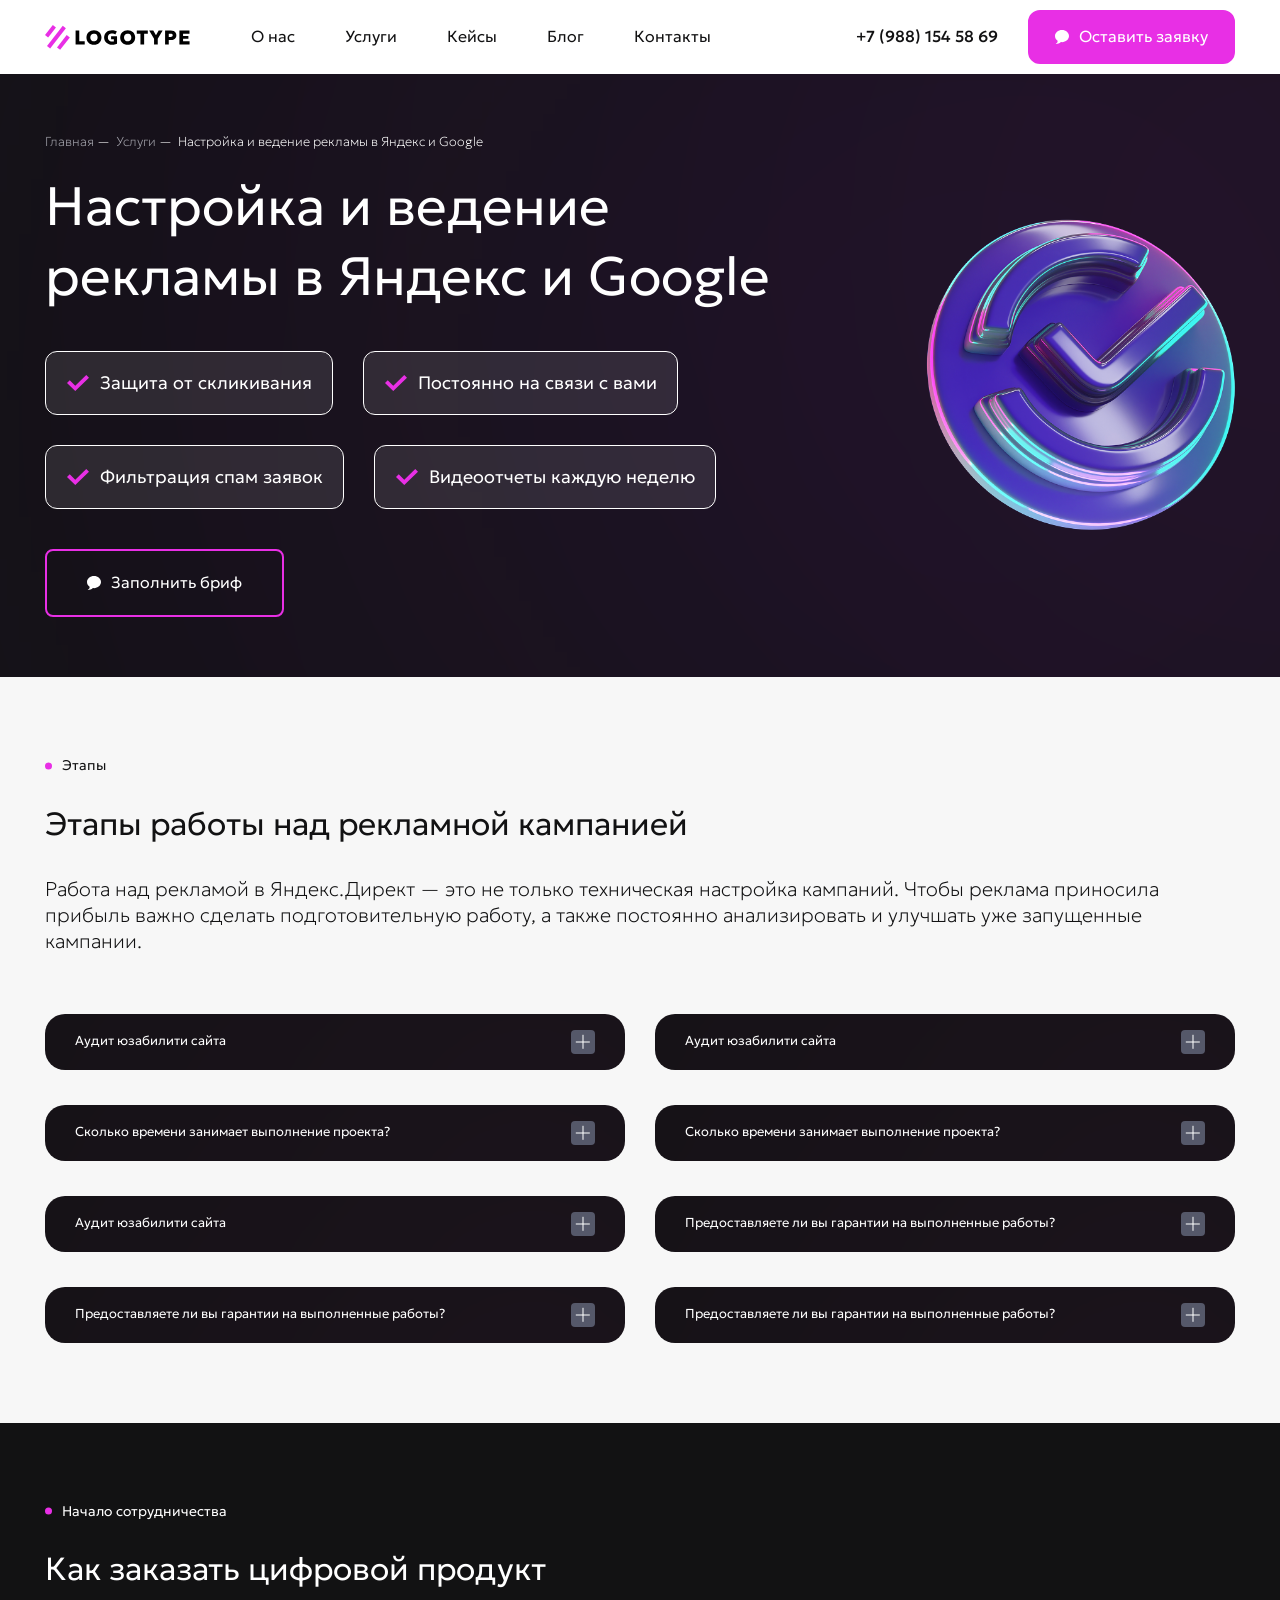
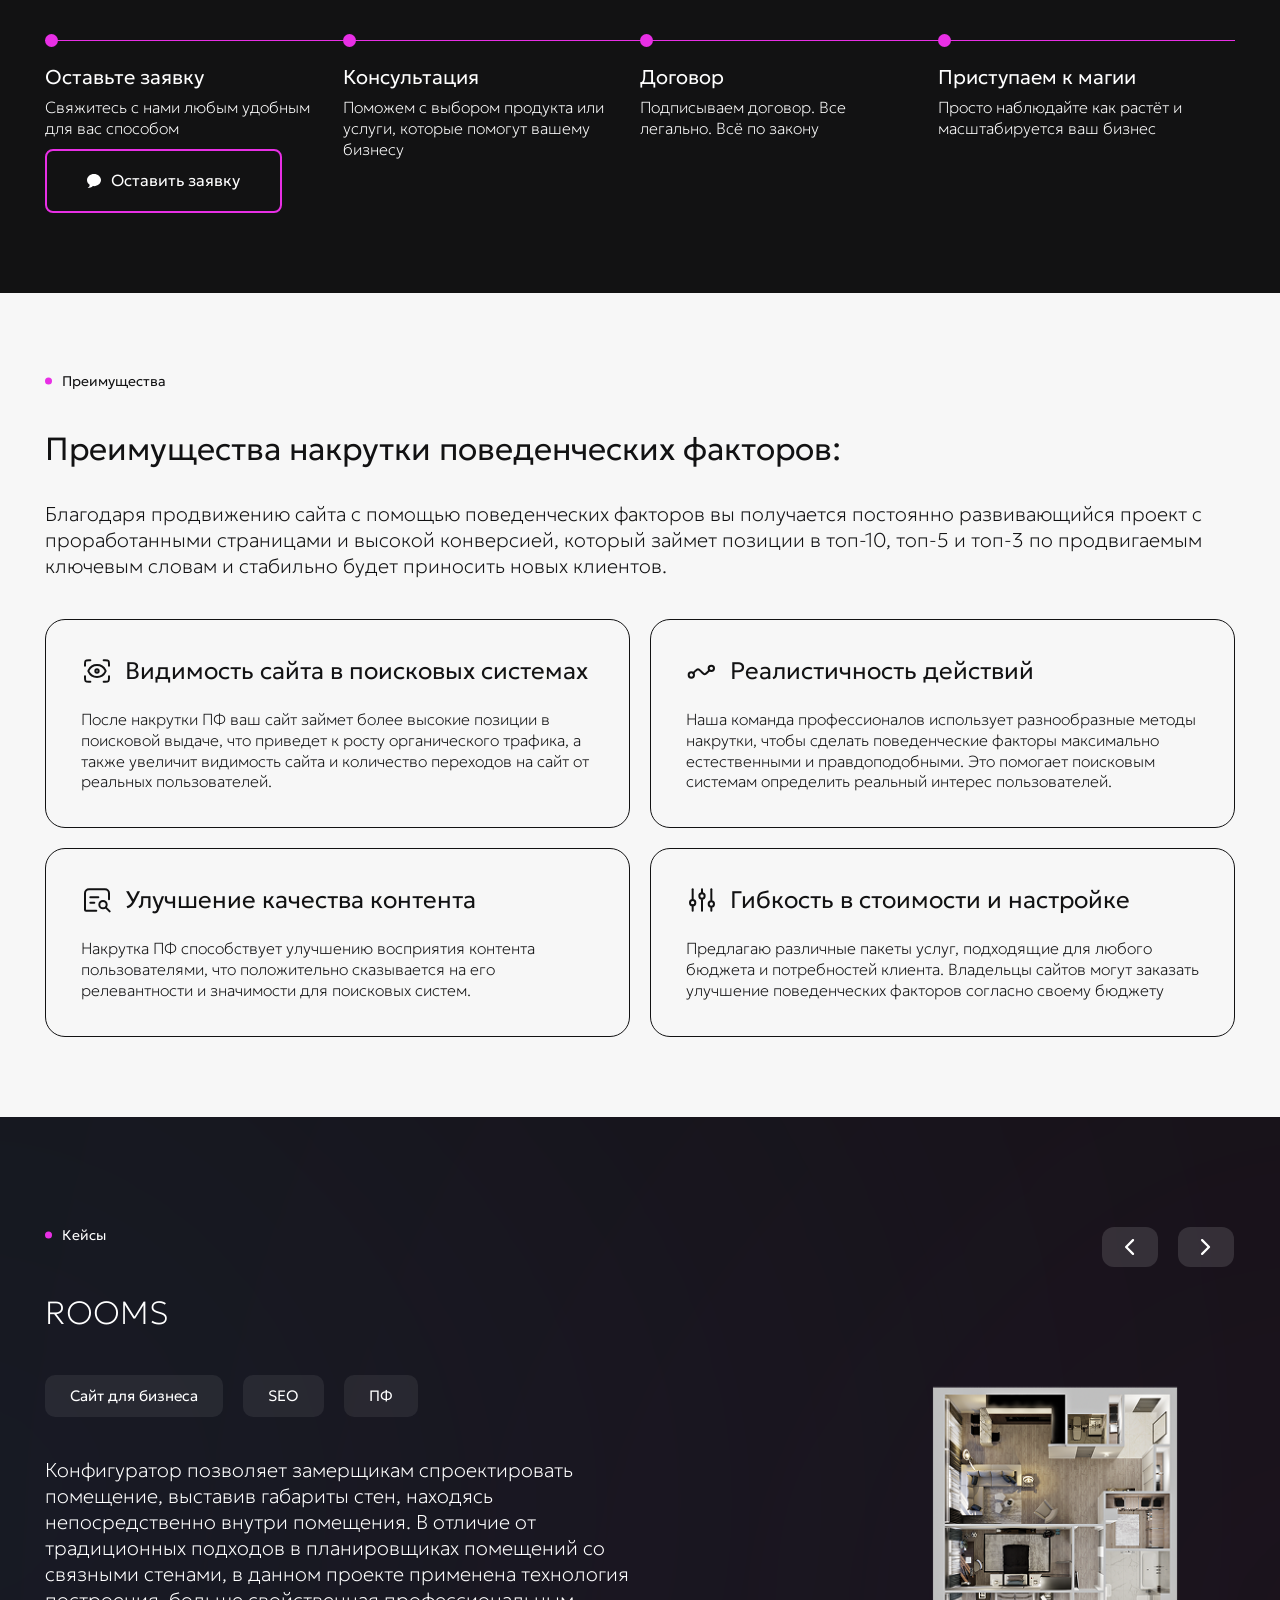
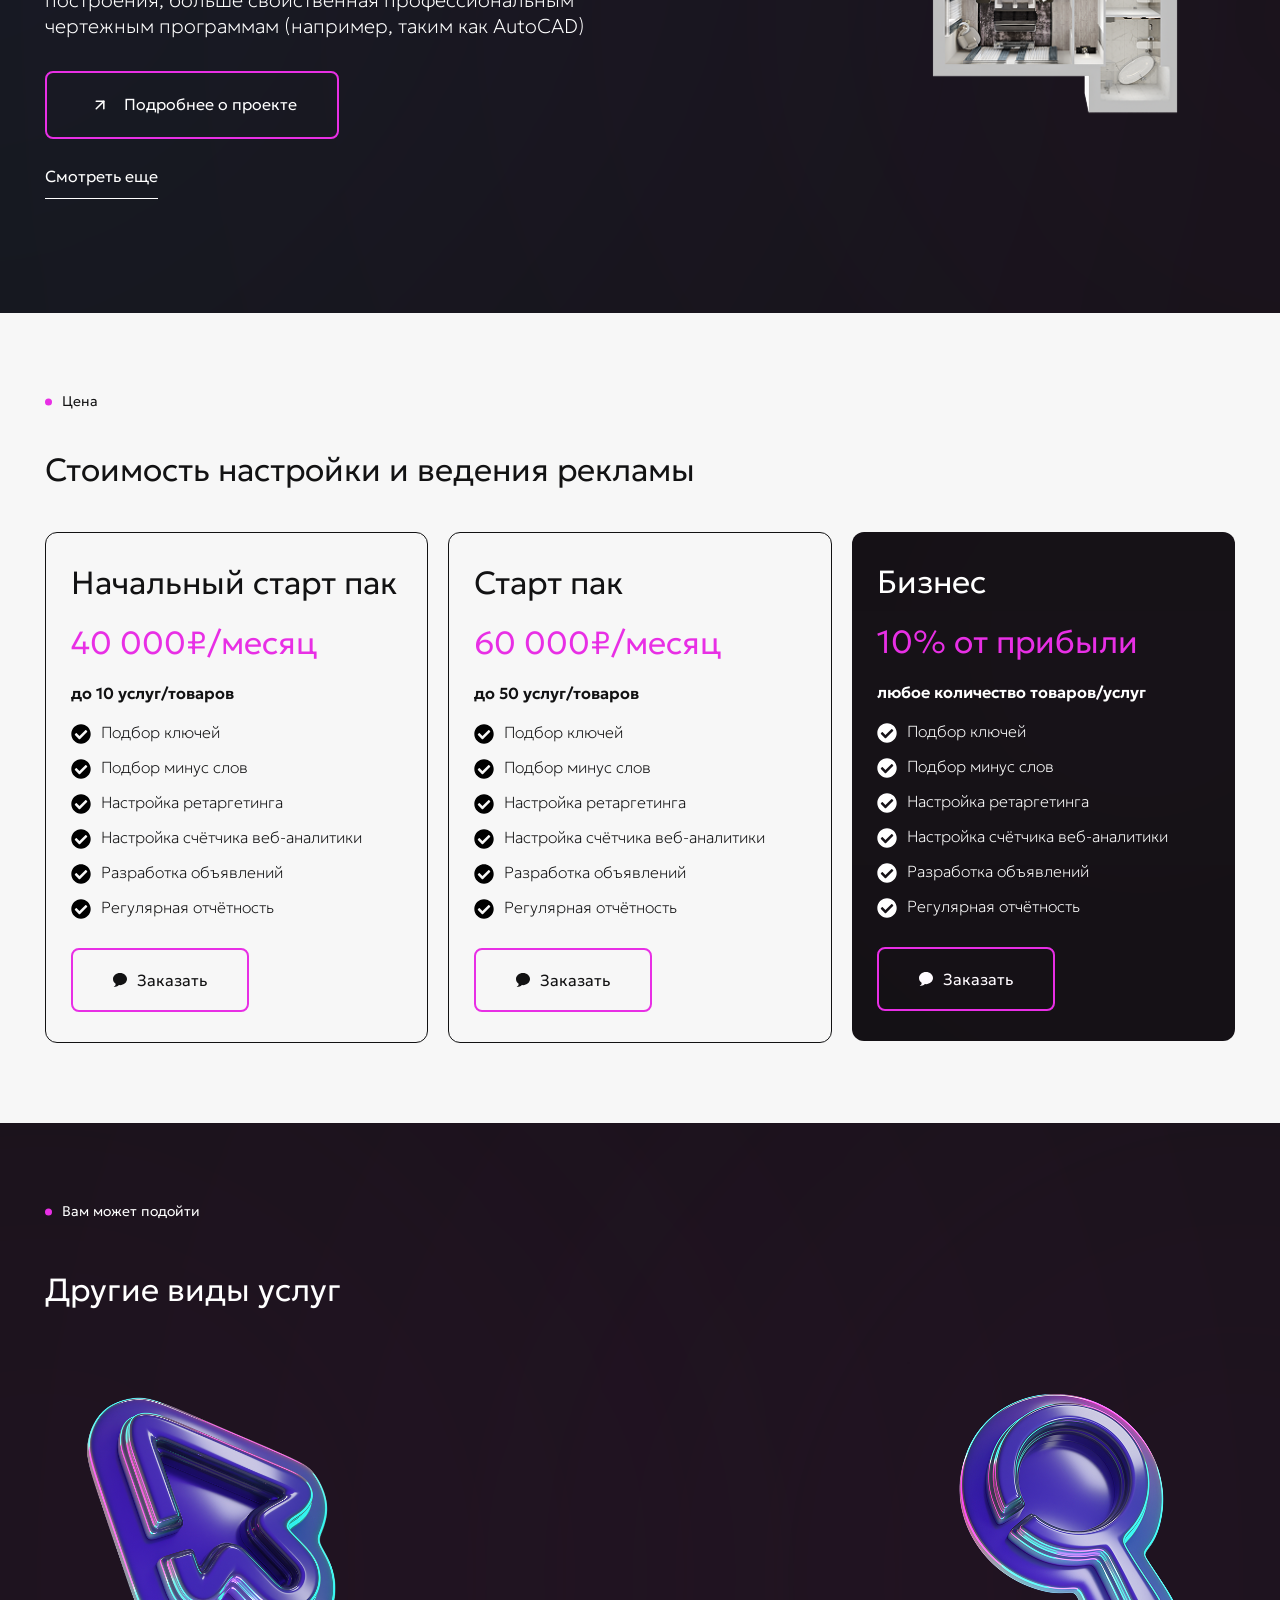
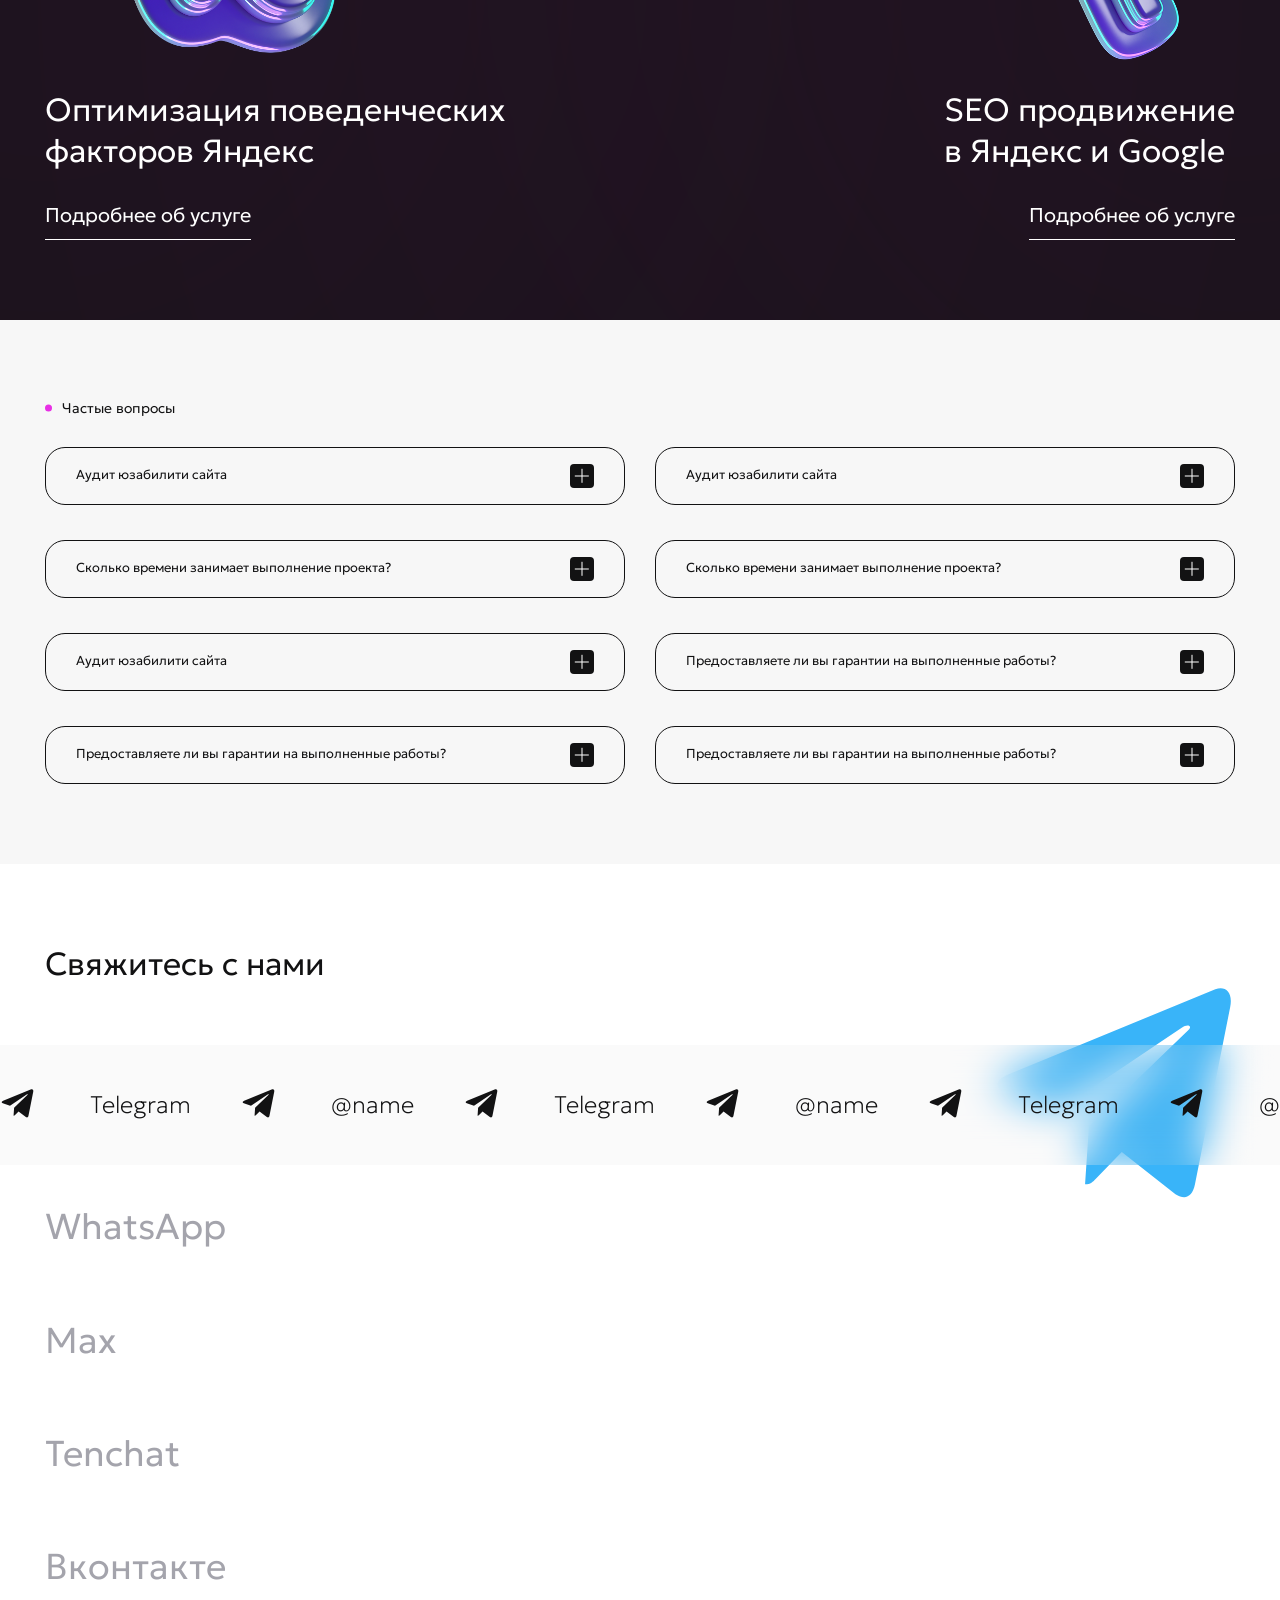
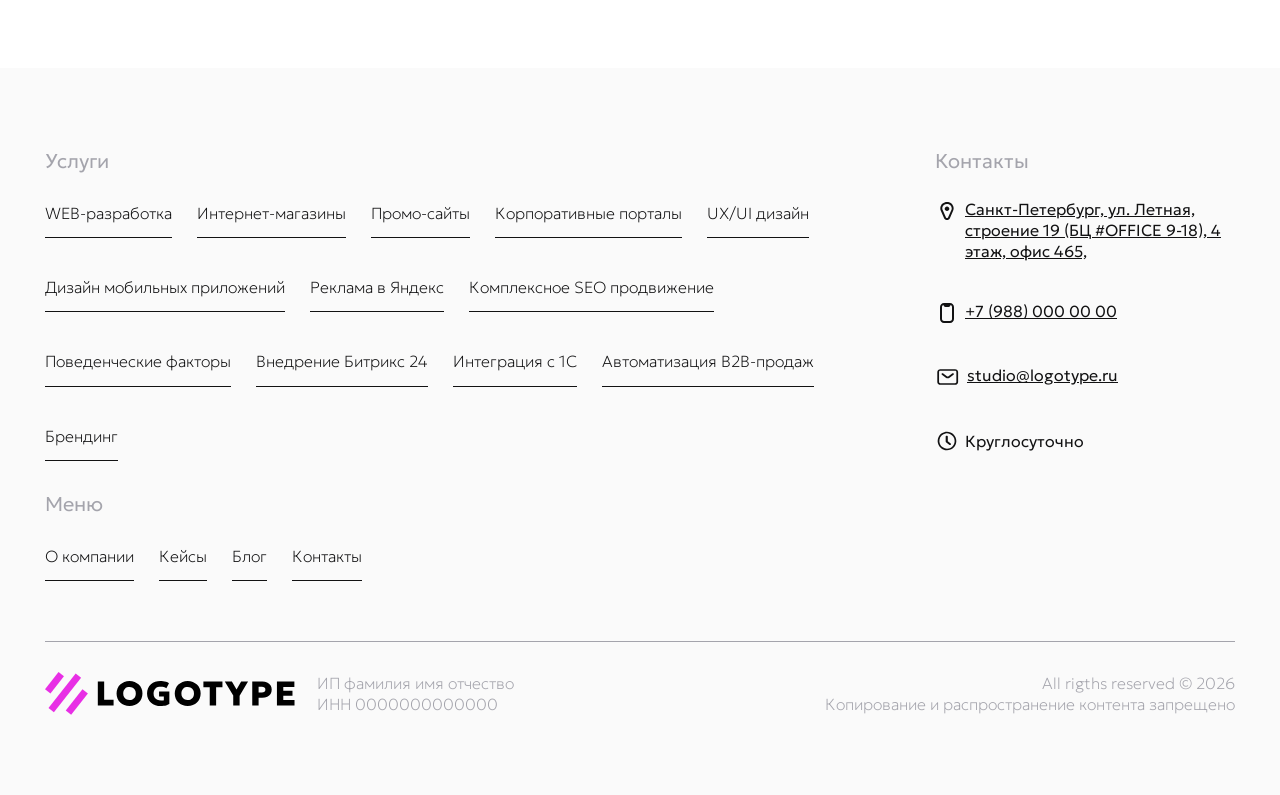
<file: services_3.html>
<!DOCTYPE html>
<html lang="en">
  <head>
    <meta charset="UTF-8" />
    <meta name="viewport" content="width=device-width, initial-scale=1.0" />
    <meta http-equiv="X-UA-Compatible" content="ie=edge" />
    <title>SEO</title>
    <link rel="stylesheet" href="css/slick.css">
    <link rel="stylesheet" href="css/style.css" />    
  </head>
  <body>

    <header class="header">
      <div class="container">
        <div class="header_block">
          <div class="header_block_left">
            <a href="#" class="header_block_left_logo">
              <img src="img/logo.svg" alt="">
            </a>
            <ul>
              <li>
                <a href="#">О нас</a>
              </li>
              <li>
                <a href="#">
                  Услуги
                </a>
              </li>
              <li>
                <a href="#">Кейсы</a>
              </li>
              <li>
                <a href="#">Блог</a>
              </li>
              <li>
                <a href="#">Контакты</a>
              </li>
            </ul>
          </div>
          <div class="header_block_right">
            <a href="tel:+79881545869" class="header_block_right_tel">+7 (988) 154 58 69</a>
            <div class="header_block_right_btn callback">
              <svg width="14" height="14" viewBox="0 0 14 14" fill="none" xmlns="http://www.w3.org/2000/svg">
                <path d="M7 0C10.866 0 14 2.71741 14 6.0695C14 9.42159 10.866 12.139 7 12.139C6.62874 12.139 6.26433 12.1137 5.90867 12.0654C4.40504 13.67 2.66866 13.9577 0.933333 14V13.6073C1.87034 13.1174 2.625 12.2251 2.625 11.2052C2.625 11.0629 2.61462 10.9232 2.5954 10.7866C1.01226 9.67381 0 7.97422 0 6.0695C0 2.71741 3.13402 0 7 0Z" fill="#fff"/>
              </svg>
              <span>Оставить заявку</span>
            </div>
            <div class="callback header_block_right_mob_btn">
              <svg width="22" height="22" viewBox="0 0 22 22" fill="none" xmlns="http://www.w3.org/2000/svg">
                <path d="M11 0C17.0752 0 22 4.27021 22 9.53779C22 14.8054 17.0752 19.0756 11 19.0756C10.4166 19.0756 9.84395 19.0358 9.28505 18.9599C6.92221 21.4814 4.19361 21.9336 1.46667 22V21.3829C2.93911 20.613 4.125 19.2108 4.125 17.6082C4.125 17.3846 4.10868 17.1651 4.07848 16.9504C1.59069 15.2017 0 12.5309 0 9.53779C0 4.27021 4.92488 0 11 0Z" fill="#121213"/>
              </svg>
            </div>
            <a href="tel:+79881545869" class="header_block_right_mob_tel">
              <svg width="22" height="22" viewBox="0 0 22 22" fill="none" xmlns="http://www.w3.org/2000/svg">
                <path d="M11.9167 1.75C12.7525 1.75 13.48 1.74806 14.0613 1.82617C14.6714 1.9082 15.2684 2.09482 15.7537 2.58008C16.2387 3.06524 16.4255 3.66151 16.5076 4.27148C16.5857 4.85285 16.5837 5.58102 16.5837 6.41699V15.583C16.5837 16.419 16.5857 17.1472 16.5076 17.7285C16.4255 18.3385 16.2387 18.9348 15.7537 19.4199C15.2684 19.9052 14.6714 20.0918 14.0613 20.1738C13.48 20.2519 12.7525 20.25 11.9167 20.25H10.0837C9.24777 20.25 8.5196 20.252 7.93823 20.1738C7.3282 20.0918 6.73201 19.9051 6.24683 19.4199C5.76165 18.9347 5.57497 18.3385 5.49292 17.7285C5.41476 17.1472 5.41675 16.419 5.41675 15.583V6.41699C5.41675 5.58102 5.41476 4.85285 5.49292 4.27148C5.57497 3.66145 5.76165 3.06526 6.24683 2.58008C6.73201 2.0949 7.3282 1.90822 7.93823 1.82617C8.5196 1.74801 9.24777 1.75 10.0837 1.75H11.9167Z" stroke="#121213" stroke-width="2"/>
                <path d="M6.41675 14.6667H15.5834" stroke="#121213" stroke-width="2"/>
              </svg>
            </a>
            <div class="header_block_right_burger">
              <svg width="22" height="22" viewBox="0 0 22 22" fill="none" xmlns="http://www.w3.org/2000/svg">
                <rect x="3.66675" y="4.58333" width="14.6667" height="4.58333" rx="1" stroke="white" stroke-width="2" stroke-linejoin="round"/>
                <rect x="3.66675" y="12.8333" width="14.6667" height="4.58333" rx="1" stroke="white" stroke-width="2" stroke-linejoin="round"/>
              </svg>
            </div>
          </div>
        </div>
      </div>
    </header>

    <section class="services_main">
      <div class="container">
        <div class="services_main_wrap">
          <div class="services_main_wrap_text">
            <nav class="breadcrumb">
              <a href="#">Главная</a>&nbsp;—&nbsp;
              <a href="#">Услуги</a>&nbsp;—&nbsp;
              Настройка и ведение рекламы в Яндекс и Google
            </nav>
            <h1>Настройка и ведение рекламы в Яндекс и Google</h1>
            <ul>
              <li>
                <svg width="24" height="24" viewBox="0 0 24 24" fill="none" xmlns="http://www.w3.org/2000/svg">
                  <path d="M9.25007 14.6665L3.75 9.33328L1 11.9999L9.25007 20L23 6.66665L20.25 4L9.25007 14.6665Z" fill="#E82FE5"/>
                </svg>
                <span>Защита от скликивания</span>
              </li>
              <li>
                <svg width="24" height="24" viewBox="0 0 24 24" fill="none" xmlns="http://www.w3.org/2000/svg">
                  <path d="M9.25007 14.6665L3.75 9.33328L1 11.9999L9.25007 20L23 6.66665L20.25 4L9.25007 14.6665Z" fill="#E82FE5"/>
                </svg>
                <span>Постоянно на связи с вами</span>
              </li>
              <li>
                <svg width="24" height="24" viewBox="0 0 24 24" fill="none" xmlns="http://www.w3.org/2000/svg">
                  <path d="M9.25007 14.6665L3.75 9.33328L1 11.9999L9.25007 20L23 6.66665L20.25 4L9.25007 14.6665Z" fill="#E82FE5"/>
                </svg>
                <span>Фильтрация спам заявок</span>
              </li>
              <li>
                <svg width="24" height="24" viewBox="0 0 24 24" fill="none" xmlns="http://www.w3.org/2000/svg">
                  <path d="M9.25007 14.6665L3.75 9.33328L1 11.9999L9.25007 20L23 6.66665L20.25 4L9.25007 14.6665Z" fill="#E82FE5"/>
                </svg>
                <span>Видеоотчеты каждую неделю</span>
              </li>
            </ul>
            <a href="#" class="btn">
              <svg width="14" height="14" viewBox="0 0 14 14" fill="none" xmlns="http://www.w3.org/2000/svg">
                <path d="M7 0C10.866 0 14 2.71741 14 6.0695C14 9.42159 10.866 12.139 7 12.139C6.62874 12.139 6.26433 12.1137 5.90867 12.0654C4.40504 13.67 2.66866 13.9577 0.933333 14V13.6073C1.87034 13.1174 2.625 12.2251 2.625 11.2052C2.625 11.0629 2.61462 10.9232 2.5954 10.7866C1.01226 9.67381 0 7.97422 0 6.0695C0 2.71741 3.13402 0 7 0Z" fill="#fff"></path>
              </svg>
              <span>Заполнить бриф</span>
            </a>
          </div>
        </div>
      </div>
      <div class="services_main_img">
        <img src="img/services/main_3.png" alt="">
      </div>
    </section>

    <section class="faq faq_black">
      <div class="container">
        <div class="subtitle">Этапы</div>
        <div class="faq_text">
          <h2>Этапы работы над рекламной кампанией</h2>
          <p>Работа над рекламой в Яндекс.Директ — это не только техническая настройка кампаний. Чтобы реклама приносила прибыль важно сделать подготовительную работу, а также постоянно анализировать и улучшать уже запущенные кампании.</p>
        </div>
        <div class="faq_wrap">
          <div class="faq_wrap_item">
            <div class="faq_wrap_item_head">
              <span>Аудит юзабилити сайта</span>
              <div class="faq_wrap_item_head_btn"></div>
            </div>
            <div class="faq_wrap_item_body">
              <p>Lorem ipsum dolor, sit amet consectetur adipisicing elit. Nostrum quibusdam, et at ut, ipsum rerum repellendus possimus explicabo sit, excepturi facere tempore maxime vel repellat illo quo neque dolores porro optio veniam molestias! Sequi labore expedita minus ad vel debitis illum temporibus enim repellendus fugit eos error neque, ipsam provident.</p>
            </div>
          </div>
          <div class="faq_wrap_item">
            <div class="faq_wrap_item_head">
              <span>Аудит юзабилити сайта</span>
              <div class="faq_wrap_item_head_btn"></div>
            </div>
            <div class="faq_wrap_item_body">
              <p>Lorem ipsum dolor, sit amet consectetur adipisicing elit. Nostrum quibusdam, et at ut, ipsum rerum repellendus possimus explicabo sit, excepturi facere tempore maxime vel repellat illo quo neque dolores porro optio veniam molestias! Sequi labore expedita minus ad vel debitis illum temporibus enim repellendus fugit eos error neque, ipsam provident.</p>
            </div>
          </div>
          <div class="faq_wrap_item">
            <div class="faq_wrap_item_head">
              <span>Сколько времени занимает выполнение проекта?</span>
              <div class="faq_wrap_item_head_btn"></div>
            </div>
            <div class="faq_wrap_item_body">
              <p>Lorem ipsum dolor, sit amet consectetur adipisicing elit. Nostrum quibusdam, et at ut, ipsum rerum repellendus possimus explicabo sit, excepturi facere tempore maxime vel repellat illo quo neque dolores porro optio veniam molestias! Sequi labore expedita minus ad vel debitis illum temporibus enim repellendus fugit eos error neque, ipsam provident.</p>
            </div>
          </div>
          <div class="faq_wrap_item">
            <div class="faq_wrap_item_head">
              <span>Сколько времени занимает выполнение проекта?</span>
              <div class="faq_wrap_item_head_btn"></div>
            </div>
            <div class="faq_wrap_item_body">
              <p>Lorem ipsum dolor, sit amet consectetur adipisicing elit. Nostrum quibusdam, et at ut, ipsum rerum repellendus possimus explicabo sit, excepturi facere tempore maxime vel repellat illo quo neque dolores porro optio veniam molestias! Sequi labore expedita minus ad vel debitis illum temporibus enim repellendus fugit eos error neque, ipsam provident.</p>
            </div>
          </div>
          <div class="faq_wrap_item">
            <div class="faq_wrap_item_head">
              <span>Аудит юзабилити сайта</span>
              <div class="faq_wrap_item_head_btn"></div>
            </div>
            <div class="faq_wrap_item_body">
              <p>Lorem ipsum dolor, sit amet consectetur adipisicing elit. Nostrum quibusdam, et at ut, ipsum rerum repellendus possimus explicabo sit, excepturi facere tempore maxime vel repellat illo quo neque dolores porro optio veniam molestias! Sequi labore expedita minus ad vel debitis illum temporibus enim repellendus fugit eos error neque, ipsam provident.</p>
            </div>
          </div>
          <div class="faq_wrap_item">
            <div class="faq_wrap_item_head">
              <span>Предоставляете ли вы гарантии на выполненные работы?</span>
              <div class="faq_wrap_item_head_btn"></div>
            </div>
            <div class="faq_wrap_item_body">
              <p>Lorem ipsum dolor, sit amet consectetur adipisicing elit. Nostrum quibusdam, et at ut, ipsum rerum repellendus possimus explicabo sit, excepturi facere tempore maxime vel repellat illo quo neque dolores porro optio veniam molestias! Sequi labore expedita minus ad vel debitis illum temporibus enim repellendus fugit eos error neque, ipsam provident.</p>
            </div>
          </div>
          <div class="faq_wrap_item">
            <div class="faq_wrap_item_head">
              <span>Предоставляете ли вы гарантии на выполненные работы?</span>
              <div class="faq_wrap_item_head_btn"></div>
            </div>
            <div class="faq_wrap_item_body">
              <p>Lorem ipsum dolor, sit amet consectetur adipisicing elit. Nostrum quibusdam, et at ut, ipsum rerum repellendus possimus explicabo sit, excepturi facere tempore maxime vel repellat illo quo neque dolores porro optio veniam molestias! Sequi labore expedita minus ad vel debitis illum temporibus enim repellendus fugit eos error neque, ipsam provident.</p>
            </div>
          </div>
          <div class="faq_wrap_item">
            <div class="faq_wrap_item_head">
              <span>Предоставляете ли вы гарантии на выполненные работы?</span>
              <div class="faq_wrap_item_head_btn"></div>
            </div>
            <div class="faq_wrap_item_body">
              <p>Lorem ipsum dolor, sit amet consectetur adipisicing elit. Nostrum quibusdam, et at ut, ipsum rerum repellendus possimus explicabo sit, excepturi facere tempore maxime vel repellat illo quo neque dolores porro optio veniam molestias! Sequi labore expedita minus ad vel debitis illum temporibus enim repellendus fugit eos error neque, ipsam provident.</p>
            </div>
          </div>
        </div>
      </div>
    </section>

    <section class="cooperation">
      <div class="container">
        <div class="cooperation_block">
          <div class="subtitle">Начало сотрудничества</div>
          <h2>Как заказать цифровой продукт</h2>
          <div class="cooperation_block_main">
            <div class="cooperation_block_line"></div>
            <div class="cooperation_block_wrap">
              <div class="cooperation_block_wrap_item">
                <h4>Оставьте заявку</h4>
                <p>Свяжитесь с нами любым удобным для вас способом</p>
                <a href="#" class="btn">
                  <svg width="14" height="14" viewBox="0 0 14 14" fill="none" xmlns="http://www.w3.org/2000/svg">
                    <path d="M7 0C10.866 0 14 2.71741 14 6.0695C14 9.42159 10.866 12.139 7 12.139C6.62874 12.139 6.26433 12.1137 5.90867 12.0654C4.40504 13.67 2.66866 13.9577 0.933333 14V13.6073C1.87034 13.1174 2.625 12.2251 2.625 11.2052C2.625 11.0629 2.61462 10.9232 2.5954 10.7866C1.01226 9.67381 0 7.97422 0 6.0695C0 2.71741 3.13402 0 7 0Z" fill="white"/>
                  </svg>
                  <span>Оставить заявку</span>
                </a>
              </div>
              <div class="cooperation_block_wrap_item">
                <h4>Консультация</h4>
                <p>Поможем с выбором продукта или услуги, которые помогут вашему бизнесу</p>
              </div>
              <div class="cooperation_block_wrap_item">
                <h4>Договор</h4>
                <p>Подписываем договор. Все легально. Всё по закону</p>
              </div>
              <div class="cooperation_block_wrap_item">
                <h4>Приступаем к магии</h4>
                <p>Просто наблюдайте как растёт и масштабируется ваш бизнес</p>
              </div>
            </div>
          </div>
        </div>
      </div>
    </section>

    <section class="advantage">
      <div class="container">
        <div class="subtitle">Преимущества</div>
        <div class="advantage_block">
          <div class="advantage_block_text">
            <h2>Преимущества накрутки поведенческих факторов:</h2>
            <p>Благодаря продвижению сайта с помощью поведенческих факторов вы получается постоянно развивающийся проект с проработанными страницами и высокой конверсией, который займет позиции в топ-10, топ-5 и топ-3 по продвигаемым ключевым словам и стабильно будет приносить новых клиентов. </p>
          </div>
          <div class="advantage_block_row">
            <div class="advantage_block_row_item">
              <div class="advantage_block_row_item_title">
                <img src="img/services/advantage_1.svg" alt="">
                <h4>Видимость сайта в поисковых системах</h4>
              </div>
              <p>После накрутки ПФ ваш сайт займет более высокие позиции в поисковой выдаче, что приведет к росту органического трафика, а также увеличит видимость сайта и количество переходов на сайт от реальных пользователей.</p>
            </div>
            <div class="advantage_block_row_item">
              <div class="advantage_block_row_item_title">
                <img src="img/services/advantage_2.svg" alt="">
                <h4>Реалистичность действий</h4>
              </div>
              <p>Наша команда профессионалов использует разнообразные методы накрутки, чтобы сделать поведенческие факторы максимально естественными и правдоподобными. Это помогает поисковым системам определить реальный интерес пользователей.</p>
            </div>
            <div class="advantage_block_row_item">
              <div class="advantage_block_row_item_title">
                <img src="img/services/advantage_3.svg" alt="">
                <h4>Улучшение качества контента</h4>
              </div>
              <p>Накрутка ПФ способствует улучшению восприятия контента пользователями, что положительно сказывается на его релевантности и значимости для поисковых систем.</p>
            </div>
            <div class="advantage_block_row_item">
              <div class="advantage_block_row_item_title">
                <img src="img/services/advantage_4.svg" alt="">
                <h4>Гибкость в стоимости и настройке</h4>
              </div>
              <p>Предлагаю различные пакеты услуг, подходящие для любого бюджета и потребностей клиента. Владельцы сайтов могут заказать улучшение поведенческих факторов согласно своему бюджету</p>
            </div>
          </div>
        </div>
      </div>
    </section>

    <section class="projects">
      <div class="container">
        <div class="subtitle">Кейсы</div>
        <div class="projects_slider">
          <div class="projects_slider_item">
            <div class="projects_slider_item_block">
              <h3>ROOMS</h3>
              <ul>
                <li>Сайт для бизнеса</li>
                <li>SEO</li>
                <li>ПФ</li>
              </ul>
              <img src="img/rooms.png" alt="" class="projects_slider_item_block_img">
              <p>Конфигуратор позволяет замерщикам спроектировать помещение, выставив габариты стен, находясь непосредственно внутри помещения. В отличие от традиционных подходов в планировщиках помещений со связными стенами, в данном проекте применена технология построения, больше свойственная профессиональным чертежным программам (например, таким как AutoCAD)</p>
              <a href="#" class="btn">
                <svg width="27" height="27" viewBox="0 0 27 27" fill="none" xmlns="http://www.w3.org/2000/svg">
                  <path fill-rule="evenodd" clip-rule="evenodd" d="M8.68547 17.3725C8.38564 17.0727 8.38564 16.5865 8.68547 16.2867L16.286 8.68619C16.5858 8.38636 17.0719 8.38636 17.3718 8.68619C17.6716 8.98602 17.6716 9.47215 17.3718 9.77198L9.77126 17.3725C9.47143 17.6723 8.9853 17.6723 8.68547 17.3725Z" fill="white"/>
                  <path fill-rule="evenodd" clip-rule="evenodd" d="M8.4606 9.229C8.4606 8.80498 8.80434 8.46124 9.22836 8.46124L16.8289 8.46124C17.2529 8.46124 17.5966 8.80498 17.5966 9.229L17.5966 16.8295C17.5966 17.2535 17.2529 17.5973 16.8289 17.5973C16.4048 17.5973 16.0611 17.2535 16.0611 16.8295L16.0611 9.99677L9.22836 9.99677C8.80434 9.99677 8.4606 9.65303 8.4606 9.229Z" fill="white"/>
                </svg>
                <span>Подробнее о проекте</span>
              </a>
            </div>
          </div>
          <div class="projects_slider_item">
            <div class="projects_slider_item_block">
              <h3>ROOMS 1</h3>
              <ul>
                <li>Сайт для бизнеса 1</li>
                <li>SEO 1</li>
                <li>ПФ 1</li>
              </ul>
              <img src="img/rooms.png" alt="" class="projects_slider_item_block_img">
              <p>Конфигуратор позволяет замерщикам спроектировать помещение, выставив габариты стен, находясь непосредственно внутри помещения. В отличие от традиционных подходов в планировщиках помещений со связными стенами, в данном проекте применена технология построения, больше свойственная профессиональным чертежным программам (например, таким как AutoCAD)</p>
              <a href="#" class="btn">
                <svg width="27" height="27" viewBox="0 0 27 27" fill="none" xmlns="http://www.w3.org/2000/svg">
                  <path fill-rule="evenodd" clip-rule="evenodd" d="M8.68547 17.3725C8.38564 17.0727 8.38564 16.5865 8.68547 16.2867L16.286 8.68619C16.5858 8.38636 17.0719 8.38636 17.3718 8.68619C17.6716 8.98602 17.6716 9.47215 17.3718 9.77198L9.77126 17.3725C9.47143 17.6723 8.9853 17.6723 8.68547 17.3725Z" fill="white"/>
                  <path fill-rule="evenodd" clip-rule="evenodd" d="M8.4606 9.229C8.4606 8.80498 8.80434 8.46124 9.22836 8.46124L16.8289 8.46124C17.2529 8.46124 17.5966 8.80498 17.5966 9.229L17.5966 16.8295C17.5966 17.2535 17.2529 17.5973 16.8289 17.5973C16.4048 17.5973 16.0611 17.2535 16.0611 16.8295L16.0611 9.99677L9.22836 9.99677C8.80434 9.99677 8.4606 9.65303 8.4606 9.229Z" fill="white"/>
                </svg>
                <span>Подробнее о проекте</span>
              </a>
            </div>
          </div>
        </div>
        <a href="#" class="projects_all">Смотреть еще</a>
        <div class="projects_arrows">
          <div class="projects_arrows_btn projects_arrows_prev">
            <svg width="10" height="16" viewBox="0 0 10 16" fill="none" xmlns="http://www.w3.org/2000/svg">
              <path d="M0.328629 8.79208L7.20839 15.6716C7.64602 16.1095 8.35558 16.1095 8.793 15.6716C9.23046 15.2342 9.23046 14.5246 8.793 14.0872L2.70547 7.99989L8.79282 1.91276C9.23028 1.47513 9.23028 0.765684 8.79282 0.328226C8.35536 -0.109409 7.64585 -0.109409 7.20821 0.328226L0.328452 7.20786C0.109723 7.4267 0.000481606 7.7132 0.000481606 7.99985C0.000481606 8.28664 0.109936 8.57335 0.328629 8.79208Z" fill="white"/>
            </svg>
          </div>
          <div class="projects_arrows_btn projects_arrows_next">
            <svg width="10" height="16" viewBox="0 0 10 16" fill="none" xmlns="http://www.w3.org/2000/svg">
              <path d="M8.79246 8.79208L1.9127 15.6716C1.47507 16.1095 0.765517 16.1095 0.328094 15.6716C-0.109365 15.2342 -0.109365 14.5246 0.328094 14.0872L6.41562 7.99989L0.328271 1.91276C-0.109188 1.47513 -0.109188 0.765684 0.328271 0.328226C0.76573 -0.109409 1.47525 -0.109409 1.91288 0.328226L8.79264 7.20786C9.01137 7.4267 9.12061 7.7132 9.12061 7.99985C9.12061 8.28664 9.01116 8.57335 8.79246 8.79208Z" fill="#fff"/>
            </svg>
          </div>
        </div>
      </div>
    </section>  

    <section class="cost">
      <div class="container">
        <div class="subtitle">Цена</div>
        <h2>Стоимость настройки и ведения рекламы</h2>
        <div class="cost_block cost_block_three">
          <div class="cost_block_white cost_block_three_item">
            <h2>Начальный старт пак</h2>
            <span class="price">40 000₽/месяц</span>
            <p>до 10 услуг/товаров</p>
            <ul>
              <li>
                <img src="img/services/ok_black.svg" alt="">
                <span>Подбор ключей</span>
              </li>
              <li>
                <img src="img/services/ok_black.svg" alt="">
                <span>Подбор минус слов</span>
              </li>
              <li>
                <img src="img/services/ok_black.svg" alt="">
                <span>Настройка ретаргетинга</span>
              </li>
              <li>
                <img src="img/services/ok_black.svg" alt="">
                <span>Настройка счётчика веб-аналитики </span>
              </li>
              <li>
                <img src="img/services/ok_black.svg" alt="">
                <span>Разработка объявлений</span>
              </li>
              <li>
                <img src="img/services/ok_black.svg" alt="">
                <span>Регулярная отчётность</span>
              </li>
            </ul>
            <div class="btn callback">
              <svg width="14" height="14" viewBox="0 0 14 14" fill="none" xmlns="http://www.w3.org/2000/svg">
                <path d="M7 0C10.866 0 14 2.71741 14 6.0695C14 9.42159 10.866 12.139 7 12.139C6.62874 12.139 6.26433 12.1137 5.90867 12.0654C4.40504 13.67 2.66866 13.9577 0.933333 14V13.6073C1.87034 13.1174 2.625 12.2251 2.625 11.2052C2.625 11.0629 2.61462 10.9232 2.5954 10.7866C1.01226 9.67381 0 7.97422 0 6.0695C0 2.71741 3.13402 0 7 0Z" fill="#121213"></path>
              </svg>
              <span>Заказать</span>
            </div>
          </div>

          <div class="cost_block_white cost_block_three_item">
            <h2>Старт пак</h2>
            <span class="price">60 000₽/месяц</span>
            <p>до 50 услуг/товаров</p>
            <ul>
              <li>
                <img src="img/services/ok_black.svg" alt="">
                <span>Подбор ключей</span>
              </li>
              <li>
                <img src="img/services/ok_black.svg" alt="">
                <span>Подбор минус слов</span>
              </li>
              <li>
                <img src="img/services/ok_black.svg" alt="">
                <span>Настройка ретаргетинга</span>
              </li>
              <li>
                <img src="img/services/ok_black.svg" alt="">
                <span>Настройка счётчика веб-аналитики </span>
              </li>
              <li>
                <img src="img/services/ok_black.svg" alt="">
                <span>Разработка объявлений</span>
              </li>
              <li>
                <img src="img/services/ok_black.svg" alt="">
                <span>Регулярная отчётность</span>
              </li>
            </ul>
            <div class="btn callback">
              <svg width="14" height="14" viewBox="0 0 14 14" fill="none" xmlns="http://www.w3.org/2000/svg">
                <path d="M7 0C10.866 0 14 2.71741 14 6.0695C14 9.42159 10.866 12.139 7 12.139C6.62874 12.139 6.26433 12.1137 5.90867 12.0654C4.40504 13.67 2.66866 13.9577 0.933333 14V13.6073C1.87034 13.1174 2.625 12.2251 2.625 11.2052C2.625 11.0629 2.61462 10.9232 2.5954 10.7866C1.01226 9.67381 0 7.97422 0 6.0695C0 2.71741 3.13402 0 7 0Z" fill="#121213"></path>
              </svg>
              <span>Заказать</span>
            </div>
          </div>

          <div class="cost_block_black cost_block_three_item">
            <h2>Бизнес</h2>
            <span class="price">10% от прибыли</span>
            <p>любое количество товаров/услуг</p>
            <ul>
              <li>
                <img src="img/services/ok_white.svg" alt="">
                <span>Подбор ключей</span>
              </li>
              <li>
                <img src="img/services/ok_white.svg" alt="">
                <span>Подбор минус слов</span>
              </li>
              <li>
                <img src="img/services/ok_white.svg" alt="">
                <span>Настройка ретаргетинга</span>
              </li>
              <li>
                <img src="img/services/ok_white.svg" alt="">
                <span>Настройка счётчика веб-аналитики</span>
              </li>
              <li>
                <img src="img/services/ok_white.svg" alt="">
                <span>Разработка объявлений</span>
              </li>
              <li>
                <img src="img/services/ok_white.svg" alt="">
                <span>Регулярная отчётность</span>
              </li>
            </ul>
            <div class="btn callback">
              <svg width="14" height="14" viewBox="0 0 14 14" fill="none" xmlns="http://www.w3.org/2000/svg">
                <path d="M7 0C10.866 0 14 2.71741 14 6.0695C14 9.42159 10.866 12.139 7 12.139C6.62874 12.139 6.26433 12.1137 5.90867 12.0654C4.40504 13.67 2.66866 13.9577 0.933333 14V13.6073C1.87034 13.1174 2.625 12.2251 2.625 11.2052C2.625 11.0629 2.61462 10.9232 2.5954 10.7866C1.01226 9.67381 0 7.97422 0 6.0695C0 2.71741 3.13402 0 7 0Z" fill="#fff"></path>
              </svg>
              <span>Заказать</span>
            </div>
          </div>

        </div>
      </div>
    </section>

    <section class="suit">
      <div class="container">
        <div class="subtitle">Вам может подойти</div>
        <h2>Другие виды услуг</h2>
        <div class="suit_wrap">
          <div class="suit_wrap_item">
            <img src="img/services/main_2.png" alt="">
            <h3>Оптимизация поведенческих <br> факторов Яндекс</h3>
            <a href="#">Подробнее об услуге</a>
          </div>
          <div class="suit_wrap_item">
            <img src="img/services/seo_yandex.png" alt="">
            <h3>SEO продвижение <br> в Яндекс и Google</h3>
            <a href="#">Подробнее об услуге</a>
          </div>
        </div>
      </div>
    </section>

    <section class="faq">
      <div class="container">
        <div class="subtitle">Частые вопросы</div>
        <div class="faq_wrap">
          <div class="faq_wrap_item">
            <div class="faq_wrap_item_head">
              <span>Аудит юзабилити сайта</span>
              <div class="faq_wrap_item_head_btn"></div>
            </div>
            <div class="faq_wrap_item_body">
              <p>Lorem ipsum dolor, sit amet consectetur adipisicing elit. Nostrum quibusdam, et at ut, ipsum rerum repellendus possimus explicabo sit, excepturi facere tempore maxime vel repellat illo quo neque dolores porro optio veniam molestias! Sequi labore expedita minus ad vel debitis illum temporibus enim repellendus fugit eos error neque, ipsam provident.</p>
            </div>
          </div>
          <div class="faq_wrap_item">
            <div class="faq_wrap_item_head">
              <span>Аудит юзабилити сайта</span>
              <div class="faq_wrap_item_head_btn"></div>
            </div>
            <div class="faq_wrap_item_body">
              <p>Lorem ipsum dolor, sit amet consectetur adipisicing elit. Nostrum quibusdam, et at ut, ipsum rerum repellendus possimus explicabo sit, excepturi facere tempore maxime vel repellat illo quo neque dolores porro optio veniam molestias! Sequi labore expedita minus ad vel debitis illum temporibus enim repellendus fugit eos error neque, ipsam provident.</p>
            </div>
          </div>
          <div class="faq_wrap_item">
            <div class="faq_wrap_item_head">
              <span>Сколько времени занимает выполнение проекта?</span>
              <div class="faq_wrap_item_head_btn"></div>
            </div>
            <div class="faq_wrap_item_body">
              <p>Lorem ipsum dolor, sit amet consectetur adipisicing elit. Nostrum quibusdam, et at ut, ipsum rerum repellendus possimus explicabo sit, excepturi facere tempore maxime vel repellat illo quo neque dolores porro optio veniam molestias! Sequi labore expedita minus ad vel debitis illum temporibus enim repellendus fugit eos error neque, ipsam provident.</p>
            </div>
          </div>
          <div class="faq_wrap_item">
            <div class="faq_wrap_item_head">
              <span>Сколько времени занимает выполнение проекта?</span>
              <div class="faq_wrap_item_head_btn"></div>
            </div>
            <div class="faq_wrap_item_body">
              <p>Lorem ipsum dolor, sit amet consectetur adipisicing elit. Nostrum quibusdam, et at ut, ipsum rerum repellendus possimus explicabo sit, excepturi facere tempore maxime vel repellat illo quo neque dolores porro optio veniam molestias! Sequi labore expedita minus ad vel debitis illum temporibus enim repellendus fugit eos error neque, ipsam provident.</p>
            </div>
          </div>
          <div class="faq_wrap_item">
            <div class="faq_wrap_item_head">
              <span>Аудит юзабилити сайта</span>
              <div class="faq_wrap_item_head_btn"></div>
            </div>
            <div class="faq_wrap_item_body">
              <p>Lorem ipsum dolor, sit amet consectetur adipisicing elit. Nostrum quibusdam, et at ut, ipsum rerum repellendus possimus explicabo sit, excepturi facere tempore maxime vel repellat illo quo neque dolores porro optio veniam molestias! Sequi labore expedita minus ad vel debitis illum temporibus enim repellendus fugit eos error neque, ipsam provident.</p>
            </div>
          </div>
          <div class="faq_wrap_item">
            <div class="faq_wrap_item_head">
              <span>Предоставляете ли вы гарантии на выполненные работы?</span>
              <div class="faq_wrap_item_head_btn"></div>
            </div>
            <div class="faq_wrap_item_body">
              <p>Lorem ipsum dolor, sit amet consectetur adipisicing elit. Nostrum quibusdam, et at ut, ipsum rerum repellendus possimus explicabo sit, excepturi facere tempore maxime vel repellat illo quo neque dolores porro optio veniam molestias! Sequi labore expedita minus ad vel debitis illum temporibus enim repellendus fugit eos error neque, ipsam provident.</p>
            </div>
          </div>
          <div class="faq_wrap_item">
            <div class="faq_wrap_item_head">
              <span>Предоставляете ли вы гарантии на выполненные работы?</span>
              <div class="faq_wrap_item_head_btn"></div>
            </div>
            <div class="faq_wrap_item_body">
              <p>Lorem ipsum dolor, sit amet consectetur adipisicing elit. Nostrum quibusdam, et at ut, ipsum rerum repellendus possimus explicabo sit, excepturi facere tempore maxime vel repellat illo quo neque dolores porro optio veniam molestias! Sequi labore expedita minus ad vel debitis illum temporibus enim repellendus fugit eos error neque, ipsam provident.</p>
            </div>
          </div>
          <div class="faq_wrap_item">
            <div class="faq_wrap_item_head">
              <span>Предоставляете ли вы гарантии на выполненные работы?</span>
              <div class="faq_wrap_item_head_btn"></div>
            </div>
            <div class="faq_wrap_item_body">
              <p>Lorem ipsum dolor, sit amet consectetur adipisicing elit. Nostrum quibusdam, et at ut, ipsum rerum repellendus possimus explicabo sit, excepturi facere tempore maxime vel repellat illo quo neque dolores porro optio veniam molestias! Sequi labore expedita minus ad vel debitis illum temporibus enim repellendus fugit eos error neque, ipsam provident.</p>
            </div>
          </div>
        </div>
      </div>
    </section>

    <div class="dropdown">
      <div class="dropdown_top">
        <a href="#" class="dropdown_top_logo">
          <img src="img/logo.svg" alt="">
        </a>
        <div class="dropdown_top_close">
          <svg width="18" height="18" viewBox="0 0 18 18" fill="none" xmlns="http://www.w3.org/2000/svg">
            <g clip-path="url(#clip0_153_36516)">
            <path d="M10.8043 9.00104L17.7978 2.00164C17.8618 1.93785 17.9126 1.86204 17.9472 1.77857C17.9819 1.69509 17.9997 1.6056 17.9997 1.51521C17.9997 1.42482 17.9819 1.33533 17.9472 1.25185C17.9126 1.16838 17.8618 1.09257 17.7978 1.02878L16.9656 0.195827C16.8347 0.0705807 16.6606 0.000679918 16.4796 0.000679918C16.2985 0.000679918 16.1244 0.0705807 15.9935 0.195827L9 7.19523L2.00645 0.195827C1.87586 0.0702905 1.70193 4.01735e-06 1.52086 -0.000396911C1.33979 -0.00079784 1.16554 0.0687177 1.0344 0.193675L0.199995 1.02663C0.0712985 1.15575 -0.000976562 1.33068 -0.000976562 1.51306C-0.000976562 1.69544 0.0712985 1.87037 0.199995 1.99949L7.19569 9.00104L0.202146 16.0004C0.138164 16.0642 0.0873957 16.14 0.0527549 16.2235C0.0181141 16.307 0.000282117 16.3965 0.000282117 16.4869C0.000282117 16.5773 0.0181141 16.6668 0.0527549 16.7502C0.0873957 16.8337 0.138164 16.9095 0.202146 16.9733L1.0344 17.8063C1.16527 17.9315 1.33936 18.0014 1.52043 18.0014C1.70149 18.0014 1.87558 17.9315 2.00645 17.8063L9 10.8069L15.9935 17.8063C16.1244 17.9315 16.2985 18.0014 16.4796 18.0014C16.6606 18.0014 16.8347 17.9315 16.9656 17.8063L17.7978 16.9733C17.9265 16.8442 17.9988 16.6692 17.9988 16.4869C17.9988 16.3045 17.9265 16.1296 17.7978 16.0004L10.8043 9.00104Z" fill="white"/>
            </g>
            <defs>
            <clipPath id="clip0_153_36516">
            <rect width="18" height="18" fill="white"/>
            </clipPath>
            </defs>
          </svg>
        </div>
      </div>
      <ul>
        <li>
          <a href="#">О нас</a>
        </li>
        <li>
          <a href="#">Услуги</a>
        </li>
        <li>
          <a href="#">Кейсы</a>
        </li>
        <li>
          <a href="#">Блог</a>
        </li>
        <li>
          <a href="#">Контакты</a>
        </li>
      </ul>
      <div class="dropdown_info">
        <div class="dropdown_info_item">
          <span class="dropdown_info_item_subtitle">Мессенджеры:</span>
          <div class="dropdown_info_item_btns">
            <a href="#">
              <img src="img/header/tg.svg" alt="">
              <span>Telegram</span>
            </a>
            <a href="#">
              <img src="img/header/wap.svg" alt="">
              <span>WhatsApp</span>
            </a>
          </div>
        </div>
        <div class="dropdown_info_item">
          <span class="dropdown_info_item_subtitle">Электронная почта: </span>
          <a href="mailto:studio@logotype.ru" class="dropdown_info_item_text">studio@logotype.ru</a>
        </div>
        <div class="dropdown_info_item">
          <span class="dropdown_info_item_subtitle">Контактный телефон офиса:</span>
          <a href="tel:+79881545869" class="dropdown_info_item_text">+7 (988) 154 58 69</a>
        </div>
      </div>
    </div>

    <div class="back_modal"></div>

    <div class="modal_call">
      <h2>Свяжитесь с нами</h2>
      <div class="modal_call_close">
        <svg width="18" height="18" viewBox="0 0 18 18" fill="none" xmlns="http://www.w3.org/2000/svg">
          <g clip-path="url(#clip0_153_36516)">
          <path d="M10.8043 9.00104L17.7978 2.00164C17.8618 1.93785 17.9126 1.86204 17.9472 1.77857C17.9819 1.69509 17.9997 1.6056 17.9997 1.51521C17.9997 1.42482 17.9819 1.33533 17.9472 1.25185C17.9126 1.16838 17.8618 1.09257 17.7978 1.02878L16.9656 0.195827C16.8347 0.0705807 16.6606 0.000679918 16.4796 0.000679918C16.2985 0.000679918 16.1244 0.0705807 15.9935 0.195827L9 7.19523L2.00645 0.195827C1.87586 0.0702905 1.70193 4.01735e-06 1.52086 -0.000396911C1.33979 -0.00079784 1.16554 0.0687177 1.0344 0.193675L0.199995 1.02663C0.0712985 1.15575 -0.000976562 1.33068 -0.000976562 1.51306C-0.000976562 1.69544 0.0712985 1.87037 0.199995 1.99949L7.19569 9.00104L0.202146 16.0004C0.138164 16.0642 0.0873957 16.14 0.0527549 16.2235C0.0181141 16.307 0.000282117 16.3965 0.000282117 16.4869C0.000282117 16.5773 0.0181141 16.6668 0.0527549 16.7502C0.0873957 16.8337 0.138164 16.9095 0.202146 16.9733L1.0344 17.8063C1.16527 17.9315 1.33936 18.0014 1.52043 18.0014C1.70149 18.0014 1.87558 17.9315 2.00645 17.8063L9 10.8069L15.9935 17.8063C16.1244 17.9315 16.2985 18.0014 16.4796 18.0014C16.6606 18.0014 16.8347 17.9315 16.9656 17.8063L17.7978 16.9733C17.9265 16.8442 17.9988 16.6692 17.9988 16.4869C17.9988 16.3045 17.9265 16.1296 17.7978 16.0004L10.8043 9.00104Z" fill="white"/>
          </g>
          <defs>
          <clipPath id="clip0_153_36516">
          <rect width="18" height="18" fill="white"/>
          </clipPath>
          </defs>
        </svg>
      </div>
      <span class="modal_call_subtitle">Любым удобным способом</span>
      <div class="modal_call_links">
        <a href="#">
          <img src="img/header/tg.svg" alt="">
          <span>Напишите нам в Telegram</span>
        </a>
        <a href="#">
          <img src="img/header/wap.svg" alt="">
          <span>Напишите нам в WhatsApp</span>
        </a>
      </div>
      <div class="modal_call_down">
        <span>Или позвоните нам</span>
        <a href="tel:+79881545869">+7 (988) 154 58 69</a>
      </div>
    </div>

    <section class="connect">
      <div class="container">
        <h2>Свяжитесь с нами</h2>
      </div>
      <div class="connect_wrap">
        <a href="#" class="connect_marque">
          <div class="connect_marque_track">
            <div class="connect_marque_item">
              <img src="img/connect/tg.svg" alt="">
              <span>Telegram</span>
            </div>
            <div class="connect_marque_item">
              <img src="img/connect/tg.svg" alt="">
              <span>@name</span>
            </div>
            <div class="connect_marque_item">
              <img src="img/connect/tg.svg" alt="">
              <span>Telegram</span>
            </div>
            <div class="connect_marque_item">
              <img src="img/connect/tg.svg" alt="">
              <span>@name</span>
            </div>
            <div class="connect_marque_item">
              <img src="img/connect/tg.svg" alt="">
              <span>Telegram</span>
            </div>
            <div class="connect_marque_item">
              <img src="img/connect/tg.svg" alt="">
              <span>@name</span>
            </div>
            <div class="connect_marque_item">
              <img src="img/connect/tg.svg" alt="">
              <span>Telegram</span>
            </div>
            <div class="connect_marque_item">
              <img src="img/connect/tg.svg" alt="">
              <span>@name</span>
            </div>
            <div class="connect_marque_item">
              <img src="img/connect/tg.svg" alt="">
              <span>Telegram</span>
            </div>
            <div class="connect_marque_item">
              <img src="img/connect/tg.svg" alt="">
              <span>@name</span>
            </div>
            <div class="connect_marque_item">
              <img src="img/connect/tg.svg" alt="">
              <span>Telegram</span>
            </div>
            <div class="connect_marque_item">
              <img src="img/connect/tg.svg" alt="">
              <span>@name</span>
            </div>
            <div class="connect_marque_item">
              <img src="img/connect/tg.svg" alt="">
              <span>Telegram</span>
            </div>
            <div class="connect_marque_item">
              <img src="img/connect/tg.svg" alt="">
              <span>@name</span>
            </div>
            <div class="connect_marque_item">
              <img src="img/connect/tg.svg" alt="">
              <span>Telegram</span>
            </div>
            <div class="connect_marque_item">
              <img src="img/connect/tg.svg" alt="">
              <span>@name</span>
            </div>
            <div class="connect_marque_item">
              <img src="img/connect/tg.svg" alt="">
              <span>Telegram</span>
            </div>
            <div class="connect_marque_item">
              <img src="img/connect/tg.svg" alt="">
              <span>@name</span>
            </div>
            <div class="connect_marque_item">
              <img src="img/connect/tg.svg" alt="">
              <span>Telegram</span>
            </div>
            <div class="connect_marque_item">
              <img src="img/connect/tg.svg" alt="">
              <span>@name</span>
            </div>
            <div class="connect_marque_item">
              <img src="img/connect/tg.svg" alt="">
              <span>Telegram</span>
            </div>
            <div class="connect_marque_item">
              <img src="img/connect/tg.svg" alt="">
              <span>@name</span>
            </div>
            <div class="connect_marque_item">
              <img src="img/connect/tg.svg" alt="">
              <span>Telegram</span>
            </div>
            <div class="connect_marque_item">
              <img src="img/connect/tg.svg" alt="">
              <span>@name</span>
            </div>
            <div class="connect_marque_item">
              <img src="img/connect/tg.svg" alt="">
              <span>Telegram</span>
            </div>
            <div class="connect_marque_item">
              <img src="img/connect/tg.svg" alt="">
              <span>@name</span>
            </div>
            <div class="connect_marque_item">
              <img src="img/connect/tg.svg" alt="">
              <span>Telegram</span>
            </div>
            <div class="connect_marque_item">
              <img src="img/connect/tg.svg" alt="">
              <span>@name</span>
            </div>
          </div>
        </a>
        <img src="img/connect/tg_blue.svg" alt="" class="connect_wrap_img">
      </div>
      <div class="container">
        <ul>
          <li>
            <a href="#">WhatsApp</a>
          </li>
          <li>
            <a href="#">Max</a>
          </li>
          <li>
            <a href="#">Tenchat</a>
          </li>
          <li>
            <a href="#">Вконтакте</a>
          </li>
        </ul>
      </div>
    </section>

    <footer class="footer">
      <div class="container">
        <div class="footer_main">
          <div class="footer_main_nav">
            <div class="footer_main_nav_item">
              <h4>Услуги</h4>
              <ul>
                <li><a href="#">WEB-разработка</a></li>
                <li><a href="#">Интернет-магазины</a></li>
                <li><a href="#">Промо-сайты</a></li>
                <li><a href="#">Корпоративные порталы</a></li>
                <li><a href="#">UX/UI дизайн</a></li>
                <li><a href="#">Дизайн мобильных приложений</a></li>
                <li><a href="#">Реклама в Яндекс</a></li>
                <li><a href="#">Комплексное SEO продвижение</a></li>
                <li><a href="#">Поведенческие факторы</a></li>
                <li><a href="#">Внедрение Битрикс 24</a></li>
                <li><a href="#">Интеграция с 1C</a></li>
                <li><a href="#">Автоматизация В2В-продаж</a></li>
                <li><a href="#">Брендинг</a></li>
              </ul>
            </div>
            <div class="footer_main_nav_item">
              <h4>Меню</h4>
              <ul>
                <li>
                  <a href="#">О компании</a>
                </li>
                <li>
                  <a href="#">Кейсы</a>
                </li>
                <li>
                  <a href="#">Блог</a>
                </li>
                <li>
                  <a href="#">Контакты</a>
                </li>
              </ul>
            </div>
          </div>
          <div class="footer_main_contact">
            <h4>Контакты</h4>
            <ul>
              <li>
                <a href="#">
                  <svg width="24" height="24" viewBox="0 0 24 24" fill="none" xmlns="http://www.w3.org/2000/svg">
                    <path d="M9.0998 19.2C9.5998 20.3 10.6998 21 11.9998 21C13.2998 21 14.3998 20.3 14.8998 19.2L17.9998 12L18.1998 11.5C18.3998 11 18.4998 10.5 18.5998 9.9C18.8998 6.6 16.4998 3.7 13.1998 3.1C11.0998 2.8 9.0998 3.3 7.5998 4.6C6.0998 5.8 5.2998 7.5 5.2998 9.3C5.2998 10.1 5.3998 10.8 5.6998 11.5L9.0998 19.2ZM8.8998 6.1C9.6998 5.4 10.7998 5 11.9998 5C12.2998 5 12.5998 5 12.8998 5.1C15.1998 5.5 16.8998 7.6 16.6998 9.7C16.6998 10.1 16.5998 10.4 16.4998 10.7L12.9998 18.4C12.7998 19 12.1998 19 11.9998 19C11.7998 19 11.1998 19 10.9998 18.4L7.5998 10.8C7.3998 10.4 7.2998 9.9 7.2998 9.4C7.2998 8.1 7.8998 6.9 8.8998 6.1Z" fill="#121213"/>
                    <path d="M11.9997 11.9999C13.27 11.9999 14.2997 10.9702 14.2997 9.6999C14.2997 8.42965 13.27 7.3999 11.9997 7.3999C10.7295 7.3999 9.69971 8.42965 9.69971 9.6999C9.69971 10.9702 10.7295 11.9999 11.9997 11.9999Z" fill="#121213"/>
                  </svg>
                  <span>Санкт-Петербург, ул. Летная, строение 19 (БЦ #OFFICE 9-18), 4 этаж, офис 465,</span>
                </a>
              </li>
              <li>
                <a href="tel:+7 (988) 000 00 00">
                  <svg width="24" height="24" viewBox="0 0 24 24" fill="none" xmlns="http://www.w3.org/2000/svg">
                    <path d="M15 2H9C6.8 2 5 3.8 5 6V18C5 20.2 6.8 22 9 22H15C17.2 22 19 20.2 19 18V6C19 3.8 17.2 2 15 2ZM17 18C17 19.1 16.1 20 15 20H9C7.9 20 7 19.1 7 18V6C7 5.1 7.6 4.3 8.4 4.1L8.8 4.9C9.2 5.6 9.9 6 10.6 6H13.4C14.2 6 14.8 5.6 15.2 4.9L15.6 4.1C16.4 4.3 17 5.1 17 6V18Z" fill="#121213"/>
                  </svg>
                  <span>+7 (988) 000 00 00</span>
                </a>
              </li>
              <li>
                <a href="mailto:studio@logotype.ru">
                  <svg width="26" height="24" viewBox="0 0 26 24" fill="none" xmlns="http://www.w3.org/2000/svg">
                    <path fill-rule="evenodd" clip-rule="evenodd" d="M2.30029 6.99972C2.30029 5.39366 3.66995 4.14258 5.29421 4.14258H20.1177C21.742 4.14258 23.1117 5.39367 23.1117 6.99972V16.9997C23.1117 18.6058 21.742 19.8568 20.1177 19.8568H5.29421C3.66996 19.8568 2.30029 18.6058 2.30029 16.9997V6.99972ZM5.29421 5.85686C4.57938 5.85686 4.05283 6.39664 4.05283 6.99972V16.9997C4.05283 17.6028 4.57937 18.1425 5.29421 18.1425H20.1177C20.8326 18.1425 21.3591 17.6028 21.3591 16.9997V6.99972C21.3591 6.39663 20.8326 5.85686 20.1177 5.85686H5.29421ZM6.71837 8.47575C7.01421 8.10111 7.56451 8.03199 7.94751 8.32137L11.9187 11.3218C12.3766 11.6678 13.0354 11.6678 13.4932 11.3219L17.4645 8.32137C17.8475 8.03199 18.3978 8.10111 18.6936 8.47575C18.9894 8.85043 18.9187 9.38871 18.5358 9.67808L14.5645 12.6786C13.4756 13.5013 11.9363 13.5013 10.8474 12.6786L6.8762 9.67808C6.4932 9.38871 6.42254 8.85043 6.71837 8.47575Z" fill="#121213"/>
                  </svg>
                  <span>studio@logotype.ru</span>
                </a>
              </li>
              <li>
                <svg width="24" height="24" viewBox="0 0 24 24" fill="none" xmlns="http://www.w3.org/2000/svg">
                  <path d="M11.9998 2.6665C10.1539 2.6665 8.34938 3.21389 6.81452 4.23945C5.27966 5.26501 4.08338 6.72268 3.37697 8.42812C2.67055 10.1336 2.48572 12.0102 2.84585 13.8207C3.20597 15.6312 4.09489 17.2942 5.40018 18.5995C6.70547 19.9048 8.36851 20.7937 10.179 21.1538C11.9895 21.514 13.8661 21.3291 15.5715 20.6227C17.277 19.9163 18.7347 18.72 19.7602 17.1852C20.7858 15.6503 21.3332 13.8458 21.3332 11.9998C21.3302 9.52538 20.346 7.1531 18.5963 5.4034C16.8466 3.65369 14.4743 2.66942 11.9998 2.6665ZM11.9998 19.6362C10.4895 19.6362 9.0131 19.1883 7.7573 18.3492C6.50151 17.5101 5.52274 16.3175 4.94476 14.9221C4.36678 13.5268 4.21556 11.9914 4.51021 10.5101C4.80486 9.02875 5.53215 7.66808 6.60012 6.60011C7.66808 5.53215 9.02875 4.80485 10.5101 4.5102C11.9914 4.21555 13.5268 4.36678 14.9221 4.94476C16.3175 5.52273 17.5101 6.50151 18.3492 7.7573C19.1883 9.01309 19.6362 10.4895 19.6362 11.9998C19.6337 14.0244 18.8284 15.9653 17.3968 17.3968C15.9653 18.8284 14.0244 19.6337 11.9998 19.6362Z" fill="#121213"/>
                  <path d="M12.8051 12.2609V7.51594C12.8051 7.29065 12.6924 7.0746 12.4919 6.9153C12.2914 6.756 12.0194 6.6665 11.7358 6.6665C11.4522 6.6665 11.1802 6.756 10.9797 6.9153C10.7792 7.0746 10.6665 7.29065 10.6665 7.51594V12.6125C10.6666 12.8378 10.7793 13.0538 10.9798 13.2131L14.1877 15.7614C14.3894 15.9161 14.6595 16.0017 14.9398 15.9998C15.2202 15.9979 15.4884 15.9085 15.6866 15.751C15.8849 15.5936 15.9974 15.3805 15.9998 15.1578C16.0022 14.9351 15.8945 14.7205 15.6997 14.5603L12.8051 12.2609Z" fill="#121213"/>
                </svg>
                <span>Круглосуточно</span>
              </li>
            </ul>
          </div>
        </div>
        <div class="footer_down">
          <div class="footer_down_left">
            <img src="img/logo.svg" alt="">
            <p>ИП фамилия имя отчество <br> ИНН 0000000000000</p>
          </div>
          <div class="footer_down_right">
            <p>All rigths reserved © 2026 <br> Копирование и распространение контента запрещено</p>
          </div>
        </div>
      </div>
    </footer>

    <script src="js/jquery-3.6.0.min.js"></script>
    <script src="js/slick.js"></script>
    <script src="js/main.js"></script>

  </body>
</html>
</file>
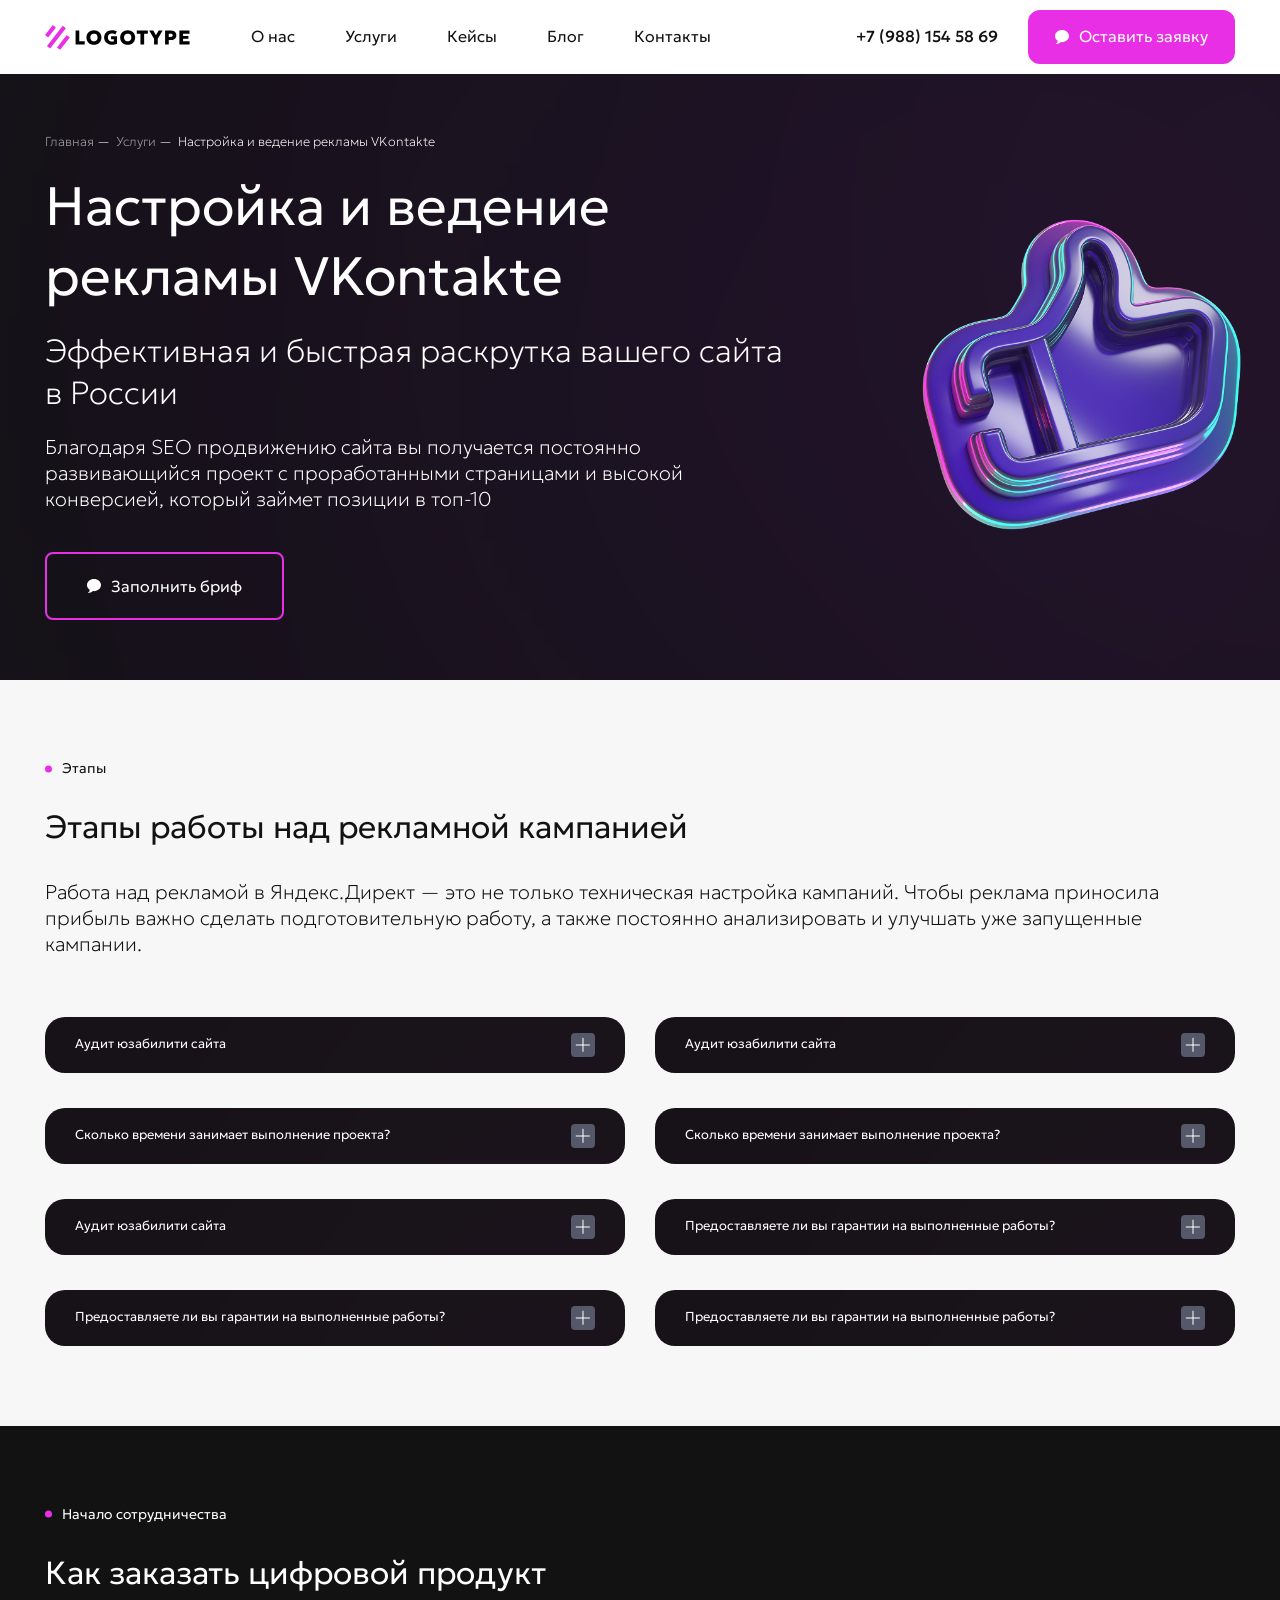
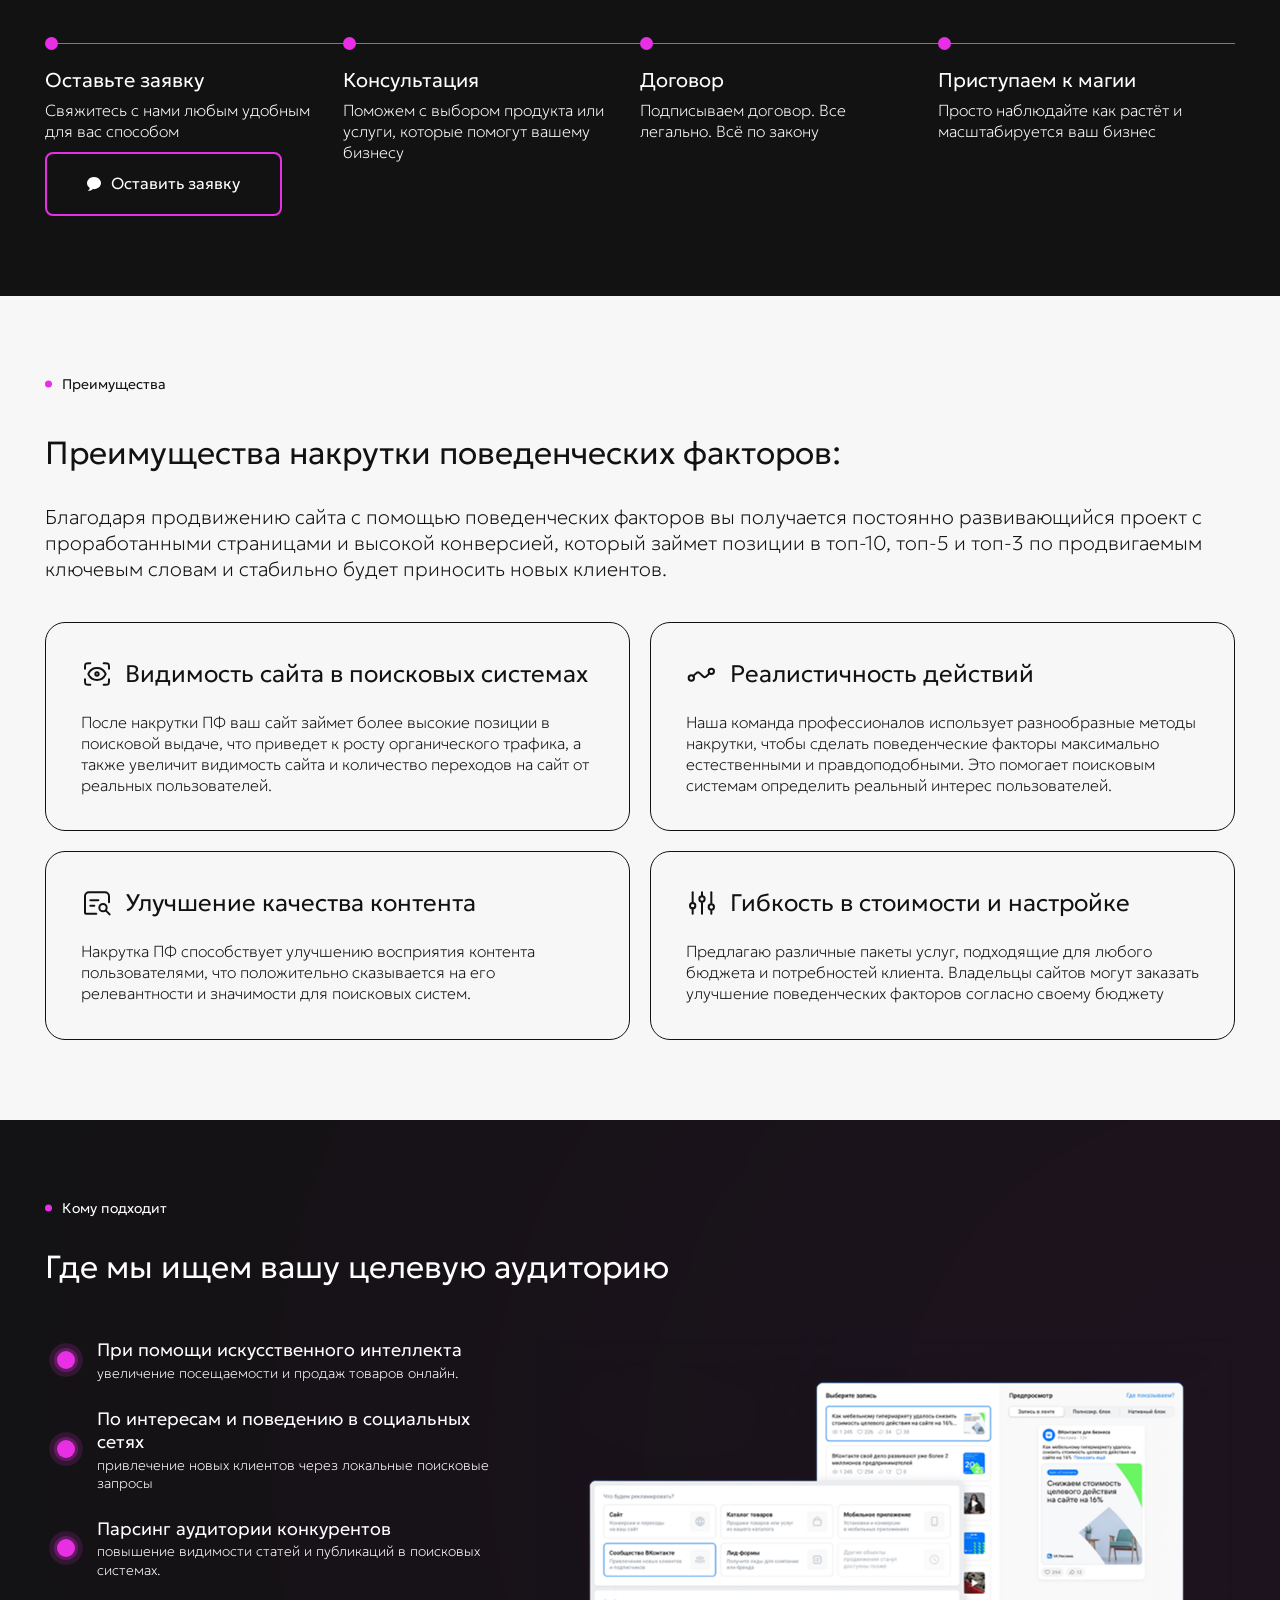
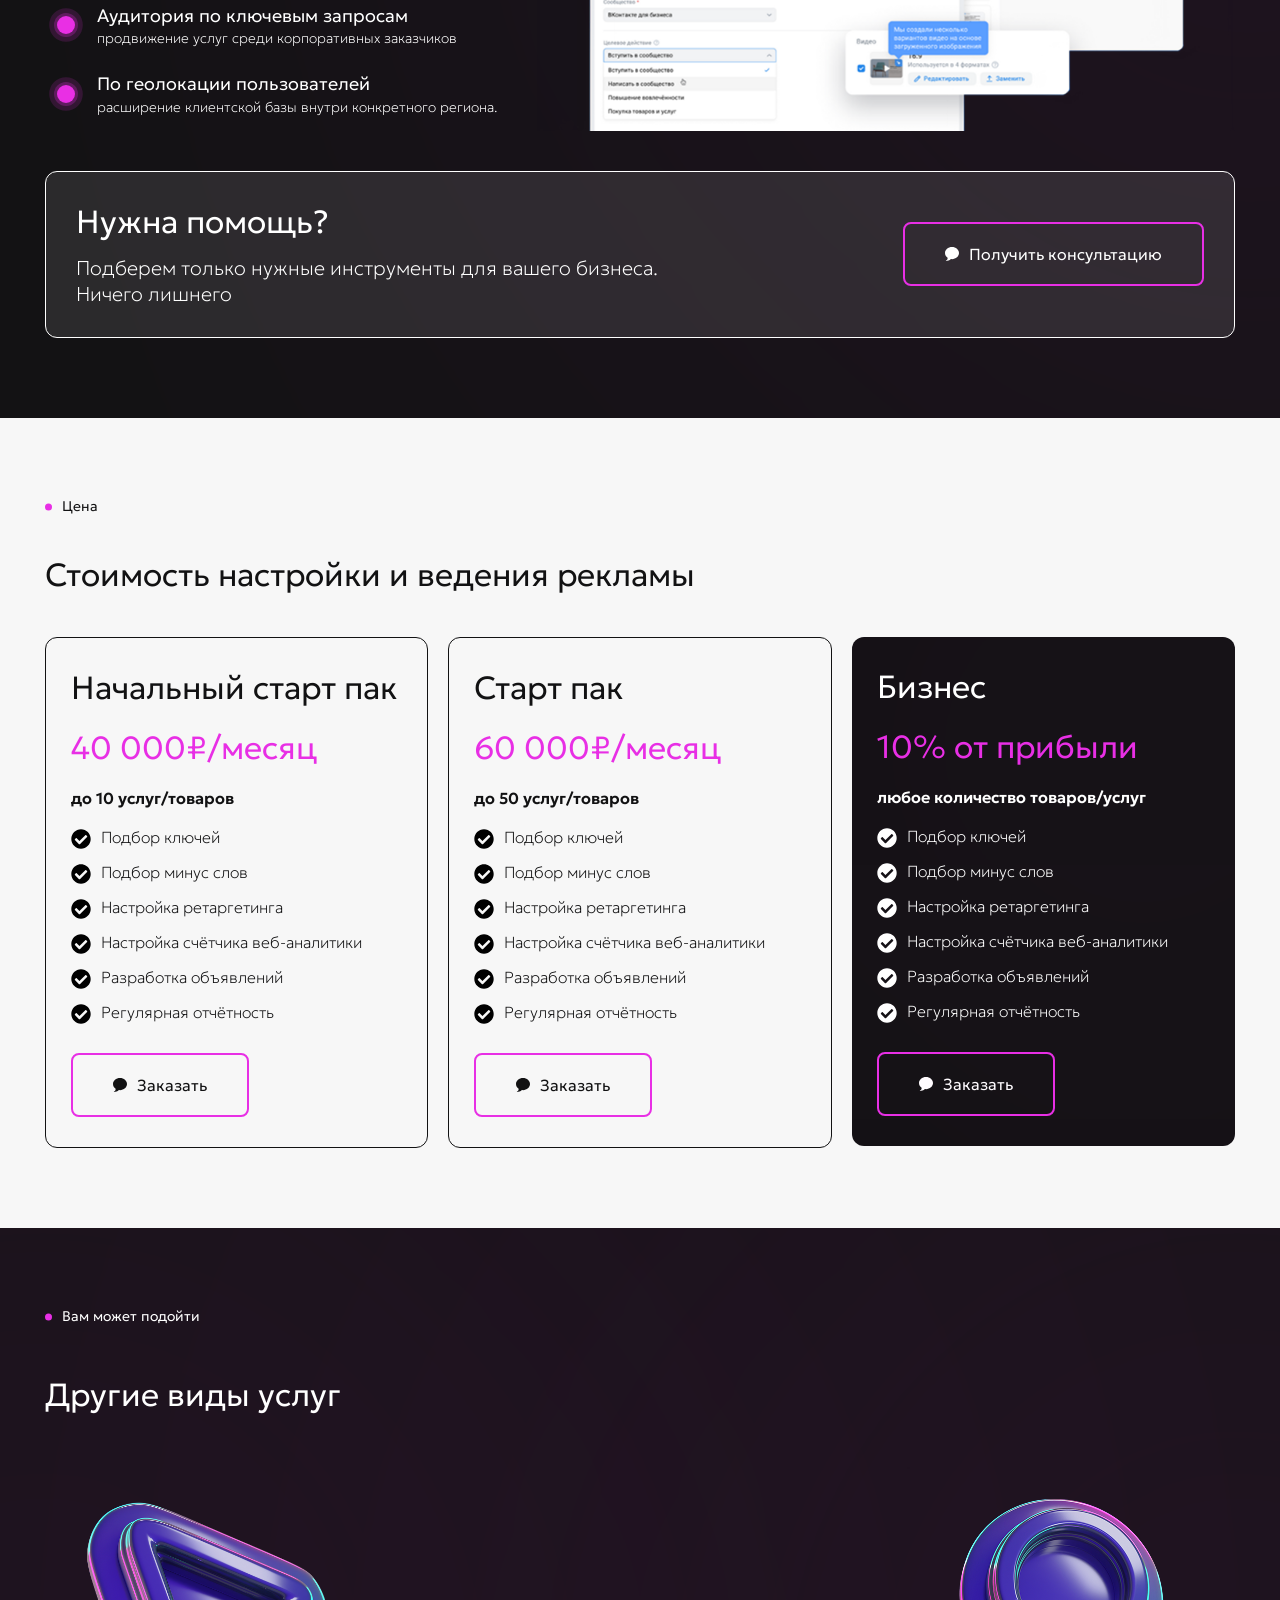
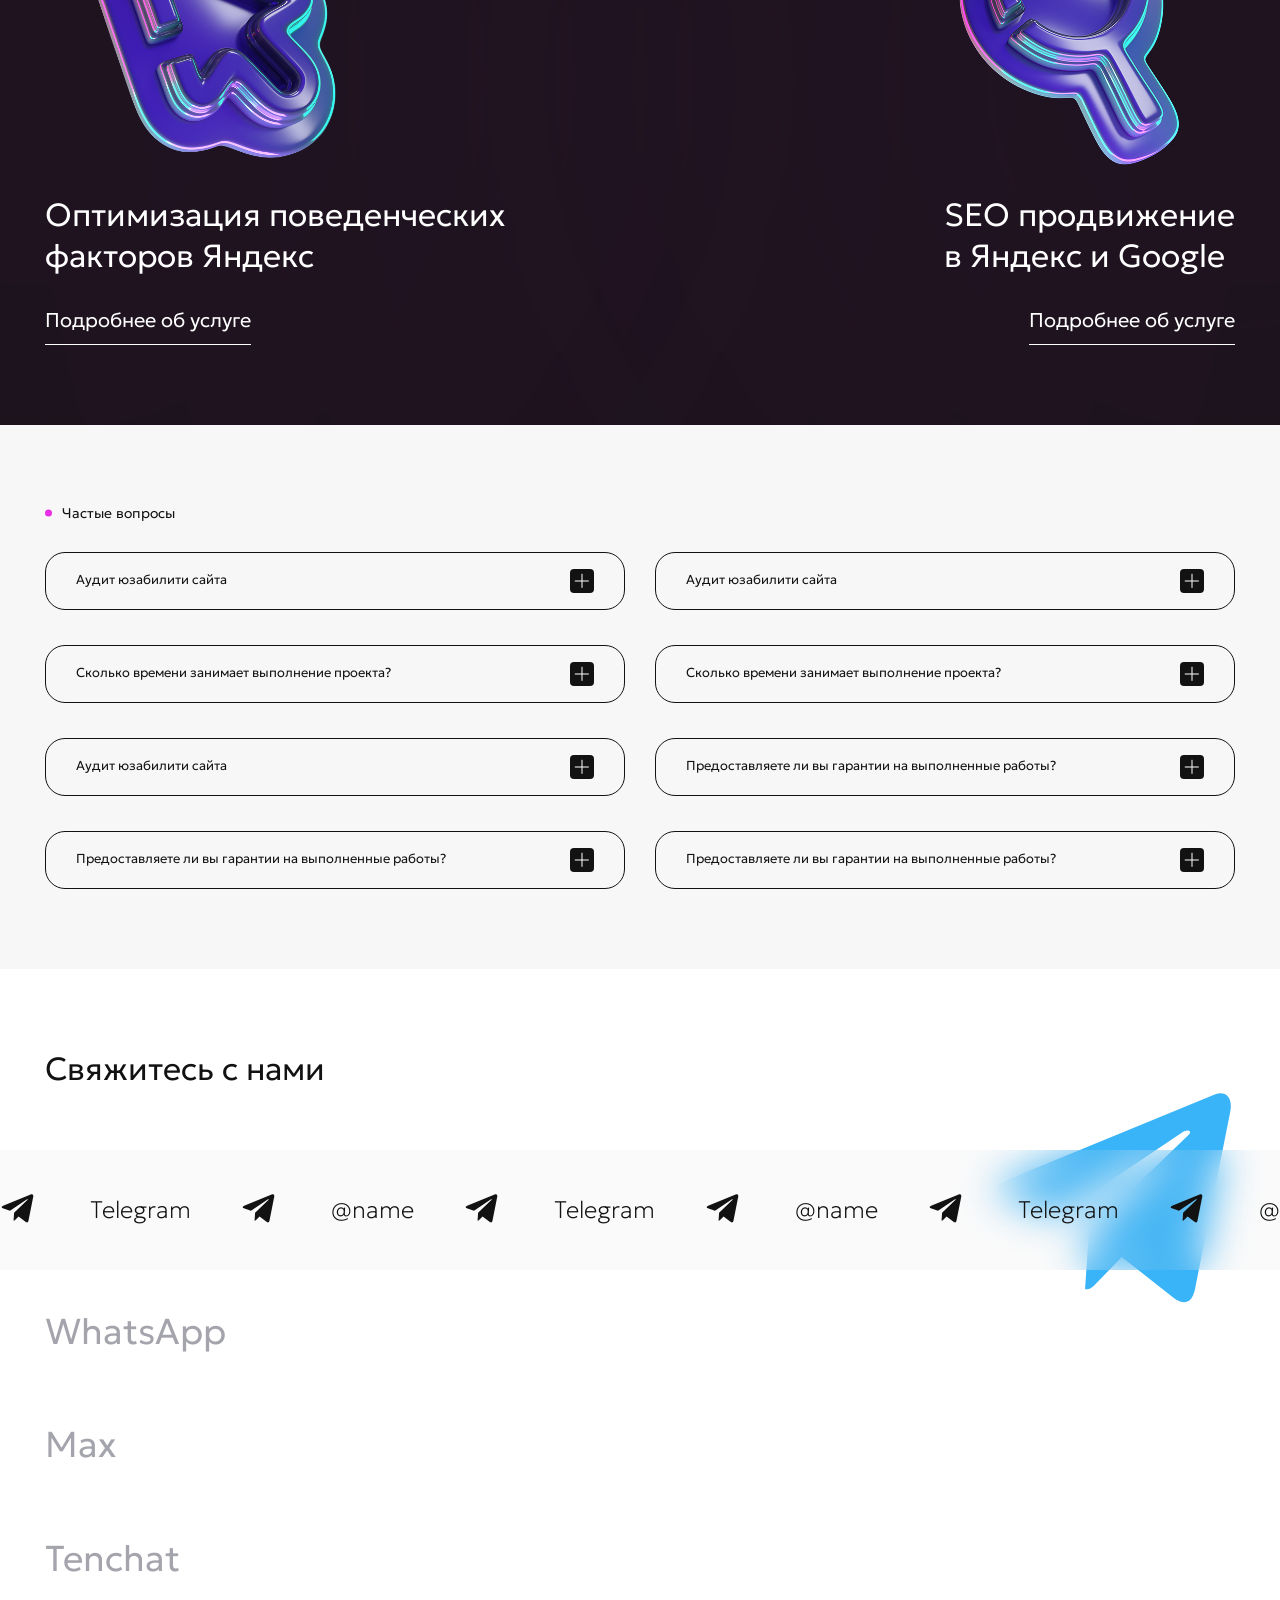
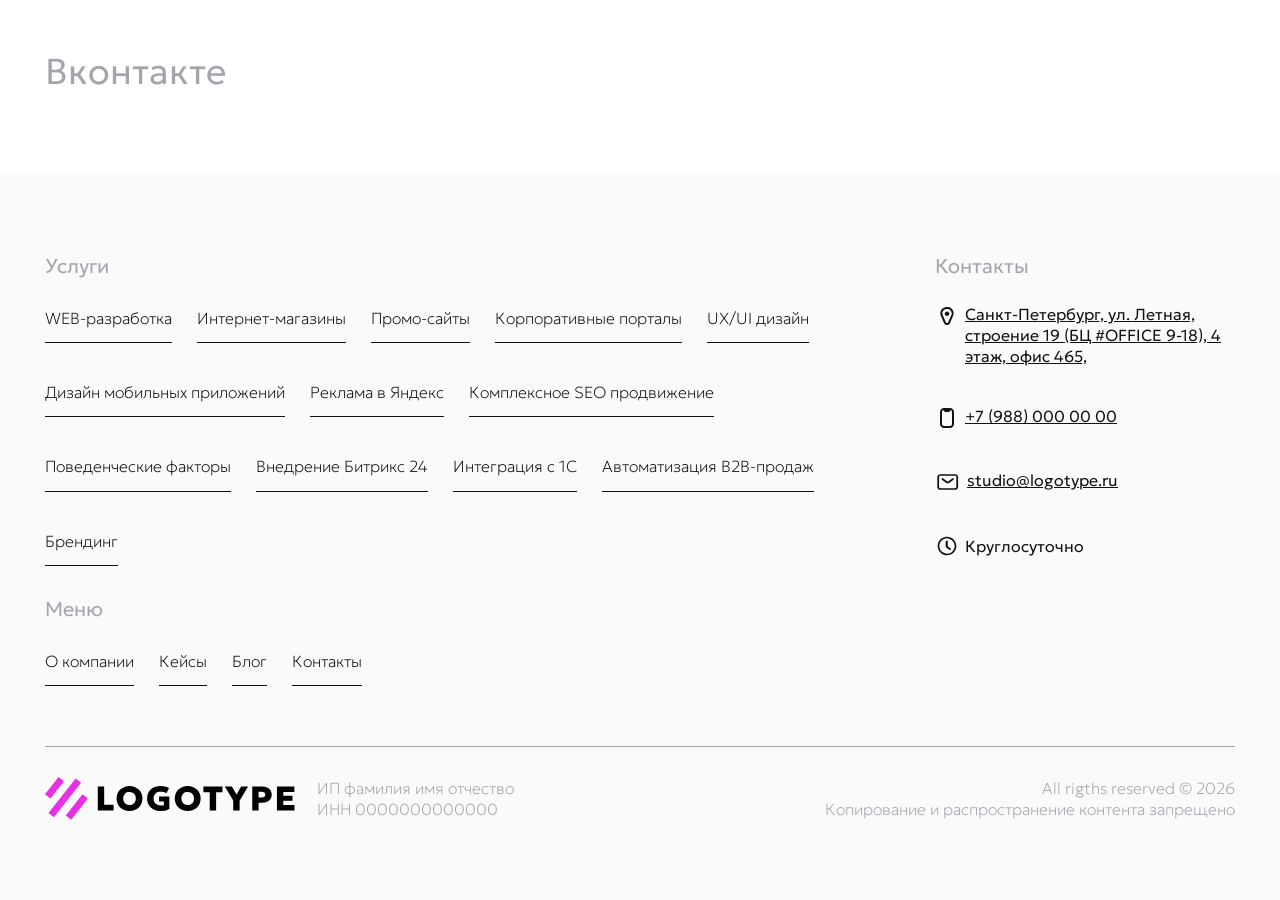
<file: services_4.html>
<!DOCTYPE html>
<html lang="en">
  <head>
    <meta charset="UTF-8" />
    <meta name="viewport" content="width=device-width, initial-scale=1.0" />
    <meta http-equiv="X-UA-Compatible" content="ie=edge" />
    <title>SEO</title>
    <link rel="stylesheet" href="css/slick.css">
    <link rel="stylesheet" href="css/style.css" />    
  </head>
  <body>

    <header class="header">
      <div class="container">
        <div class="header_block">
          <div class="header_block_left">
            <a href="#" class="header_block_left_logo">
              <img src="img/logo.svg" alt="">
            </a>
            <ul>
              <li>
                <a href="#">О нас</a>
              </li>
              <li>
                <a href="#">
                  Услуги
                </a>
              </li>
              <li>
                <a href="#">Кейсы</a>
              </li>
              <li>
                <a href="#">Блог</a>
              </li>
              <li>
                <a href="#">Контакты</a>
              </li>
            </ul>
          </div>
          <div class="header_block_right">
            <a href="tel:+79881545869" class="header_block_right_tel">+7 (988) 154 58 69</a>
            <div class="header_block_right_btn callback">
              <svg width="14" height="14" viewBox="0 0 14 14" fill="none" xmlns="http://www.w3.org/2000/svg">
                <path d="M7 0C10.866 0 14 2.71741 14 6.0695C14 9.42159 10.866 12.139 7 12.139C6.62874 12.139 6.26433 12.1137 5.90867 12.0654C4.40504 13.67 2.66866 13.9577 0.933333 14V13.6073C1.87034 13.1174 2.625 12.2251 2.625 11.2052C2.625 11.0629 2.61462 10.9232 2.5954 10.7866C1.01226 9.67381 0 7.97422 0 6.0695C0 2.71741 3.13402 0 7 0Z" fill="#fff"/>
              </svg>
              <span>Оставить заявку</span>
            </div>
            <div class="callback header_block_right_mob_btn">
              <svg width="22" height="22" viewBox="0 0 22 22" fill="none" xmlns="http://www.w3.org/2000/svg">
                <path d="M11 0C17.0752 0 22 4.27021 22 9.53779C22 14.8054 17.0752 19.0756 11 19.0756C10.4166 19.0756 9.84395 19.0358 9.28505 18.9599C6.92221 21.4814 4.19361 21.9336 1.46667 22V21.3829C2.93911 20.613 4.125 19.2108 4.125 17.6082C4.125 17.3846 4.10868 17.1651 4.07848 16.9504C1.59069 15.2017 0 12.5309 0 9.53779C0 4.27021 4.92488 0 11 0Z" fill="#121213"/>
              </svg>
            </div>
            <a href="tel:+79881545869" class="header_block_right_mob_tel">
              <svg width="22" height="22" viewBox="0 0 22 22" fill="none" xmlns="http://www.w3.org/2000/svg">
                <path d="M11.9167 1.75C12.7525 1.75 13.48 1.74806 14.0613 1.82617C14.6714 1.9082 15.2684 2.09482 15.7537 2.58008C16.2387 3.06524 16.4255 3.66151 16.5076 4.27148C16.5857 4.85285 16.5837 5.58102 16.5837 6.41699V15.583C16.5837 16.419 16.5857 17.1472 16.5076 17.7285C16.4255 18.3385 16.2387 18.9348 15.7537 19.4199C15.2684 19.9052 14.6714 20.0918 14.0613 20.1738C13.48 20.2519 12.7525 20.25 11.9167 20.25H10.0837C9.24777 20.25 8.5196 20.252 7.93823 20.1738C7.3282 20.0918 6.73201 19.9051 6.24683 19.4199C5.76165 18.9347 5.57497 18.3385 5.49292 17.7285C5.41476 17.1472 5.41675 16.419 5.41675 15.583V6.41699C5.41675 5.58102 5.41476 4.85285 5.49292 4.27148C5.57497 3.66145 5.76165 3.06526 6.24683 2.58008C6.73201 2.0949 7.3282 1.90822 7.93823 1.82617C8.5196 1.74801 9.24777 1.75 10.0837 1.75H11.9167Z" stroke="#121213" stroke-width="2"/>
                <path d="M6.41675 14.6667H15.5834" stroke="#121213" stroke-width="2"/>
              </svg>
            </a>
            <div class="header_block_right_burger">
              <svg width="22" height="22" viewBox="0 0 22 22" fill="none" xmlns="http://www.w3.org/2000/svg">
                <rect x="3.66675" y="4.58333" width="14.6667" height="4.58333" rx="1" stroke="white" stroke-width="2" stroke-linejoin="round"/>
                <rect x="3.66675" y="12.8333" width="14.6667" height="4.58333" rx="1" stroke="white" stroke-width="2" stroke-linejoin="round"/>
              </svg>
            </div>
          </div>
        </div>
      </div>
    </header>

    <section class="services_main">
      <div class="container">
        <div class="services_main_wrap">
          <div class="services_main_wrap_text">
            <nav class="breadcrumb">
              <a href="#">Главная</a>&nbsp;—&nbsp;
              <a href="#">Услуги</a>&nbsp;—&nbsp;
              Настройка и ведение рекламы VKontakte
            </nav>
            <h1>Настройка и ведение рекламы VKontakte</h1>
            <h2>Эффективная и быстрая раскрутка вашего сайта в России </h2>
            <p>Благодаря SEO продвижению сайта вы получается постоянно развивающийся проект с проработанными страницами и высокой конверсией, который займет позиции в топ-10</p>
            <a href="#" class="btn">
              <svg width="14" height="14" viewBox="0 0 14 14" fill="none" xmlns="http://www.w3.org/2000/svg">
                <path d="M7 0C10.866 0 14 2.71741 14 6.0695C14 9.42159 10.866 12.139 7 12.139C6.62874 12.139 6.26433 12.1137 5.90867 12.0654C4.40504 13.67 2.66866 13.9577 0.933333 14V13.6073C1.87034 13.1174 2.625 12.2251 2.625 11.2052C2.625 11.0629 2.61462 10.9232 2.5954 10.7866C1.01226 9.67381 0 7.97422 0 6.0695C0 2.71741 3.13402 0 7 0Z" fill="#fff"></path>
              </svg>
              <span>Заполнить бриф</span>
            </a>
          </div>
        </div>
      </div>
      <div class="services_main_img">
        <img src="img/services/main_4.png" alt="">
      </div>
    </section>

    <section class="faq faq_black">
      <div class="container">
        <div class="subtitle">Этапы</div>
        <div class="faq_text">
          <h2>Этапы работы над рекламной кампанией</h2>
          <p>Работа над рекламой в Яндекс.Директ — это не только техническая настройка кампаний. Чтобы реклама приносила прибыль важно сделать подготовительную работу, а также постоянно анализировать и улучшать уже запущенные кампании.</p>
        </div>
        <div class="faq_wrap">
          <div class="faq_wrap_item">
            <div class="faq_wrap_item_head">
              <span>Аудит юзабилити сайта</span>
              <div class="faq_wrap_item_head_btn"></div>
            </div>
            <div class="faq_wrap_item_body">
              <p>Lorem ipsum dolor, sit amet consectetur adipisicing elit. Nostrum quibusdam, et at ut, ipsum rerum repellendus possimus explicabo sit, excepturi facere tempore maxime vel repellat illo quo neque dolores porro optio veniam molestias! Sequi labore expedita minus ad vel debitis illum temporibus enim repellendus fugit eos error neque, ipsam provident.</p>
            </div>
          </div>
          <div class="faq_wrap_item">
            <div class="faq_wrap_item_head">
              <span>Аудит юзабилити сайта</span>
              <div class="faq_wrap_item_head_btn"></div>
            </div>
            <div class="faq_wrap_item_body">
              <p>Lorem ipsum dolor, sit amet consectetur adipisicing elit. Nostrum quibusdam, et at ut, ipsum rerum repellendus possimus explicabo sit, excepturi facere tempore maxime vel repellat illo quo neque dolores porro optio veniam molestias! Sequi labore expedita minus ad vel debitis illum temporibus enim repellendus fugit eos error neque, ipsam provident.</p>
            </div>
          </div>
          <div class="faq_wrap_item">
            <div class="faq_wrap_item_head">
              <span>Сколько времени занимает выполнение проекта?</span>
              <div class="faq_wrap_item_head_btn"></div>
            </div>
            <div class="faq_wrap_item_body">
              <p>Lorem ipsum dolor, sit amet consectetur adipisicing elit. Nostrum quibusdam, et at ut, ipsum rerum repellendus possimus explicabo sit, excepturi facere tempore maxime vel repellat illo quo neque dolores porro optio veniam molestias! Sequi labore expedita minus ad vel debitis illum temporibus enim repellendus fugit eos error neque, ipsam provident.</p>
            </div>
          </div>
          <div class="faq_wrap_item">
            <div class="faq_wrap_item_head">
              <span>Сколько времени занимает выполнение проекта?</span>
              <div class="faq_wrap_item_head_btn"></div>
            </div>
            <div class="faq_wrap_item_body">
              <p>Lorem ipsum dolor, sit amet consectetur adipisicing elit. Nostrum quibusdam, et at ut, ipsum rerum repellendus possimus explicabo sit, excepturi facere tempore maxime vel repellat illo quo neque dolores porro optio veniam molestias! Sequi labore expedita minus ad vel debitis illum temporibus enim repellendus fugit eos error neque, ipsam provident.</p>
            </div>
          </div>
          <div class="faq_wrap_item">
            <div class="faq_wrap_item_head">
              <span>Аудит юзабилити сайта</span>
              <div class="faq_wrap_item_head_btn"></div>
            </div>
            <div class="faq_wrap_item_body">
              <p>Lorem ipsum dolor, sit amet consectetur adipisicing elit. Nostrum quibusdam, et at ut, ipsum rerum repellendus possimus explicabo sit, excepturi facere tempore maxime vel repellat illo quo neque dolores porro optio veniam molestias! Sequi labore expedita minus ad vel debitis illum temporibus enim repellendus fugit eos error neque, ipsam provident.</p>
            </div>
          </div>
          <div class="faq_wrap_item">
            <div class="faq_wrap_item_head">
              <span>Предоставляете ли вы гарантии на выполненные работы?</span>
              <div class="faq_wrap_item_head_btn"></div>
            </div>
            <div class="faq_wrap_item_body">
              <p>Lorem ipsum dolor, sit amet consectetur adipisicing elit. Nostrum quibusdam, et at ut, ipsum rerum repellendus possimus explicabo sit, excepturi facere tempore maxime vel repellat illo quo neque dolores porro optio veniam molestias! Sequi labore expedita minus ad vel debitis illum temporibus enim repellendus fugit eos error neque, ipsam provident.</p>
            </div>
          </div>
          <div class="faq_wrap_item">
            <div class="faq_wrap_item_head">
              <span>Предоставляете ли вы гарантии на выполненные работы?</span>
              <div class="faq_wrap_item_head_btn"></div>
            </div>
            <div class="faq_wrap_item_body">
              <p>Lorem ipsum dolor, sit amet consectetur adipisicing elit. Nostrum quibusdam, et at ut, ipsum rerum repellendus possimus explicabo sit, excepturi facere tempore maxime vel repellat illo quo neque dolores porro optio veniam molestias! Sequi labore expedita minus ad vel debitis illum temporibus enim repellendus fugit eos error neque, ipsam provident.</p>
            </div>
          </div>
          <div class="faq_wrap_item">
            <div class="faq_wrap_item_head">
              <span>Предоставляете ли вы гарантии на выполненные работы?</span>
              <div class="faq_wrap_item_head_btn"></div>
            </div>
            <div class="faq_wrap_item_body">
              <p>Lorem ipsum dolor, sit amet consectetur adipisicing elit. Nostrum quibusdam, et at ut, ipsum rerum repellendus possimus explicabo sit, excepturi facere tempore maxime vel repellat illo quo neque dolores porro optio veniam molestias! Sequi labore expedita minus ad vel debitis illum temporibus enim repellendus fugit eos error neque, ipsam provident.</p>
            </div>
          </div>
        </div>
      </div>
    </section>

    <section class="cooperation">
      <div class="container">
        <div class="cooperation_block">
          <div class="subtitle">Начало сотрудничества</div>
          <h2>Как заказать цифровой продукт</h2>
          <div class="cooperation_block_main">
            <div class="cooperation_block_line"></div>
            <div class="cooperation_block_wrap">
              <div class="cooperation_block_wrap_item">
                <h4>Оставьте заявку</h4>
                <p>Свяжитесь с нами любым удобным для вас способом</p>
                <a href="#" class="btn">
                  <svg width="14" height="14" viewBox="0 0 14 14" fill="none" xmlns="http://www.w3.org/2000/svg">
                    <path d="M7 0C10.866 0 14 2.71741 14 6.0695C14 9.42159 10.866 12.139 7 12.139C6.62874 12.139 6.26433 12.1137 5.90867 12.0654C4.40504 13.67 2.66866 13.9577 0.933333 14V13.6073C1.87034 13.1174 2.625 12.2251 2.625 11.2052C2.625 11.0629 2.61462 10.9232 2.5954 10.7866C1.01226 9.67381 0 7.97422 0 6.0695C0 2.71741 3.13402 0 7 0Z" fill="white"/>
                  </svg>
                  <span>Оставить заявку</span>
                </a>
              </div>
              <div class="cooperation_block_wrap_item">
                <h4>Консультация</h4>
                <p>Поможем с выбором продукта или услуги, которые помогут вашему бизнесу</p>
              </div>
              <div class="cooperation_block_wrap_item">
                <h4>Договор</h4>
                <p>Подписываем договор. Все легально. Всё по закону</p>
              </div>
              <div class="cooperation_block_wrap_item">
                <h4>Приступаем к магии</h4>
                <p>Просто наблюдайте как растёт и масштабируется ваш бизнес</p>
              </div>
            </div>
          </div>
        </div>
      </div>
    </section>

    <section class="advantage">
      <div class="container">
        <div class="subtitle">Преимущества</div>
        <div class="advantage_block">
          <div class="advantage_block_text">
            <h2>Преимущества накрутки поведенческих факторов:</h2>
            <p>Благодаря продвижению сайта с помощью поведенческих факторов вы получается постоянно развивающийся проект с проработанными страницами и высокой конверсией, который займет позиции в топ-10, топ-5 и топ-3 по продвигаемым ключевым словам и стабильно будет приносить новых клиентов. </p>
          </div>
          <div class="advantage_block_row">
            <div class="advantage_block_row_item">
              <div class="advantage_block_row_item_title">
                <img src="img/services/advantage_1.svg" alt="">
                <h4>Видимость сайта в поисковых системах</h4>
              </div>
              <p>После накрутки ПФ ваш сайт займет более высокие позиции в поисковой выдаче, что приведет к росту органического трафика, а также увеличит видимость сайта и количество переходов на сайт от реальных пользователей.</p>
            </div>
            <div class="advantage_block_row_item">
              <div class="advantage_block_row_item_title">
                <img src="img/services/advantage_2.svg" alt="">
                <h4>Реалистичность действий</h4>
              </div>
              <p>Наша команда профессионалов использует разнообразные методы накрутки, чтобы сделать поведенческие факторы максимально естественными и правдоподобными. Это помогает поисковым системам определить реальный интерес пользователей.</p>
            </div>
            <div class="advantage_block_row_item">
              <div class="advantage_block_row_item_title">
                <img src="img/services/advantage_3.svg" alt="">
                <h4>Улучшение качества контента</h4>
              </div>
              <p>Накрутка ПФ способствует улучшению восприятия контента пользователями, что положительно сказывается на его релевантности и значимости для поисковых систем.</p>
            </div>
            <div class="advantage_block_row_item">
              <div class="advantage_block_row_item_title">
                <img src="img/services/advantage_4.svg" alt="">
                <h4>Гибкость в стоимости и настройке</h4>
              </div>
              <p>Предлагаю различные пакеты услуг, подходящие для любого бюджета и потребностей клиента. Владельцы сайтов могут заказать улучшение поведенческих факторов согласно своему бюджету</p>
            </div>
          </div>
        </div>
      </div>
    </section>

    <section class="sphere">
      <div class="container">
        <div class="subtitle">Кому подходит</div>
        <h2>Где мы ищем вашу целевую аудиторию</h2>
        <div class="sphere_wrap">
          <div class="sphere_wrap_left">
            <div class="sphere_wrap_left_item">
              <div class="sphere_wrap_left_item_dot">
                <div class="sphere_wrap_left_item_dot_pulse"></div>
              </div>
              <div class="sphere_wrap_left_item_text">
                <h4>При помощи искусственного интеллекта</h4>
                <p>увеличение посещаемости и продаж товаров онлайн.</p>
              </div>
            </div>
            <div class="sphere_wrap_left_item">
              <div class="sphere_wrap_left_item_dot">
                <div class="sphere_wrap_left_item_dot_pulse"></div>
              </div>
              <div class="sphere_wrap_left_item_text">
                <h4>По интересам и поведению в социальных сетях</h4>
                <p>привлечение новых клиентов через локальные поисковые запросы</p>
              </div>
            </div>
            <div class="sphere_wrap_left_item">
              <div class="sphere_wrap_left_item_dot">
                <div class="sphere_wrap_left_item_dot_pulse"></div>
              </div>
              <div class="sphere_wrap_left_item_text">
                <h4>Парсинг аудитории конкурентов</h4>
                <p>повышение видимости статей и публикаций в поисковых системах.</p>
              </div>
            </div>
            <div class="sphere_wrap_left_item">
              <div class="sphere_wrap_left_item_dot">
                <div class="sphere_wrap_left_item_dot_pulse"></div>
              </div>
              <div class="sphere_wrap_left_item_text">
                <h4>Аудитория по ключевым запросам</h4>
                <p>продвижение услуг среди корпоративных заказчиков</p>
              </div>
            </div>
            <div class="sphere_wrap_left_item">
              <div class="sphere_wrap_left_item_dot">
                <div class="sphere_wrap_left_item_dot_pulse"></div>
              </div>
              <div class="sphere_wrap_left_item_text">
                <h4>По геолокации пользователей</h4>
                <p>расширение клиентской базы внутри конкретного региона.</p>
              </div>
            </div>
          </div>
          <div class="sphere_wrap_right">
            <img src="img/services/vk.png" alt="">
          </div>
        </div>
        <div class="sphere_help">
          <div class="sphere_help_left">
            <h2>Нужна помощь?</h2>
            <p>Подберем только нужные инструменты для вашего бизнеса. Ничего лишнего</p>
          </div>
          <div class="btn">
            <svg width="14" height="14" viewBox="0 0 14 14" fill="none" xmlns="http://www.w3.org/2000/svg">
              <path d="M7 0C10.866 0 14 2.71741 14 6.0695C14 9.42159 10.866 12.139 7 12.139C6.62874 12.139 6.26433 12.1137 5.90867 12.0654C4.40504 13.67 2.66866 13.9577 0.933333 14V13.6073C1.87034 13.1174 2.625 12.2251 2.625 11.2052C2.625 11.0629 2.61462 10.9232 2.5954 10.7866C1.01226 9.67381 0 7.97422 0 6.0695C0 2.71741 3.13402 0 7 0Z" fill="#fff"></path>
            </svg>
            <span>Получить консультацию</span>
          </div>
        </div>
      </div>
    </section>

    <section class="cost">
      <div class="container">
        <div class="subtitle">Цена</div>
        <h2>Стоимость настройки и ведения рекламы</h2>
        <div class="cost_block cost_block_three">
          <div class="cost_block_white cost_block_three_item">
            <h2>Начальный старт пак</h2>
            <span class="price">40 000₽/месяц</span>
            <p>до 10 услуг/товаров</p>
            <ul>
              <li>
                <img src="img/services/ok_black.svg" alt="">
                <span>Подбор ключей</span>
              </li>
              <li>
                <img src="img/services/ok_black.svg" alt="">
                <span>Подбор минус слов</span>
              </li>
              <li>
                <img src="img/services/ok_black.svg" alt="">
                <span>Настройка ретаргетинга</span>
              </li>
              <li>
                <img src="img/services/ok_black.svg" alt="">
                <span>Настройка счётчика веб-аналитики </span>
              </li>
              <li>
                <img src="img/services/ok_black.svg" alt="">
                <span>Разработка объявлений</span>
              </li>
              <li>
                <img src="img/services/ok_black.svg" alt="">
                <span>Регулярная отчётность</span>
              </li>
            </ul>
            <div class="btn callback">
              <svg width="14" height="14" viewBox="0 0 14 14" fill="none" xmlns="http://www.w3.org/2000/svg">
                <path d="M7 0C10.866 0 14 2.71741 14 6.0695C14 9.42159 10.866 12.139 7 12.139C6.62874 12.139 6.26433 12.1137 5.90867 12.0654C4.40504 13.67 2.66866 13.9577 0.933333 14V13.6073C1.87034 13.1174 2.625 12.2251 2.625 11.2052C2.625 11.0629 2.61462 10.9232 2.5954 10.7866C1.01226 9.67381 0 7.97422 0 6.0695C0 2.71741 3.13402 0 7 0Z" fill="#121213"></path>
              </svg>
              <span>Заказать</span>
            </div>
          </div>

          <div class="cost_block_white cost_block_three_item">
            <h2>Старт пак</h2>
            <span class="price">60 000₽/месяц</span>
            <p>до 50 услуг/товаров</p>
            <ul>
              <li>
                <img src="img/services/ok_black.svg" alt="">
                <span>Подбор ключей</span>
              </li>
              <li>
                <img src="img/services/ok_black.svg" alt="">
                <span>Подбор минус слов</span>
              </li>
              <li>
                <img src="img/services/ok_black.svg" alt="">
                <span>Настройка ретаргетинга</span>
              </li>
              <li>
                <img src="img/services/ok_black.svg" alt="">
                <span>Настройка счётчика веб-аналитики </span>
              </li>
              <li>
                <img src="img/services/ok_black.svg" alt="">
                <span>Разработка объявлений</span>
              </li>
              <li>
                <img src="img/services/ok_black.svg" alt="">
                <span>Регулярная отчётность</span>
              </li>
            </ul>
            <div class="btn callback">
              <svg width="14" height="14" viewBox="0 0 14 14" fill="none" xmlns="http://www.w3.org/2000/svg">
                <path d="M7 0C10.866 0 14 2.71741 14 6.0695C14 9.42159 10.866 12.139 7 12.139C6.62874 12.139 6.26433 12.1137 5.90867 12.0654C4.40504 13.67 2.66866 13.9577 0.933333 14V13.6073C1.87034 13.1174 2.625 12.2251 2.625 11.2052C2.625 11.0629 2.61462 10.9232 2.5954 10.7866C1.01226 9.67381 0 7.97422 0 6.0695C0 2.71741 3.13402 0 7 0Z" fill="#121213"></path>
              </svg>
              <span>Заказать</span>
            </div>
          </div>

          <div class="cost_block_black cost_block_three_item">
            <h2>Бизнес</h2>
            <span class="price">10% от прибыли</span>
            <p>любое количество товаров/услуг</p>
            <ul>
              <li>
                <img src="img/services/ok_white.svg" alt="">
                <span>Подбор ключей</span>
              </li>
              <li>
                <img src="img/services/ok_white.svg" alt="">
                <span>Подбор минус слов</span>
              </li>
              <li>
                <img src="img/services/ok_white.svg" alt="">
                <span>Настройка ретаргетинга</span>
              </li>
              <li>
                <img src="img/services/ok_white.svg" alt="">
                <span>Настройка счётчика веб-аналитики</span>
              </li>
              <li>
                <img src="img/services/ok_white.svg" alt="">
                <span>Разработка объявлений</span>
              </li>
              <li>
                <img src="img/services/ok_white.svg" alt="">
                <span>Регулярная отчётность</span>
              </li>
            </ul>
            <div class="btn callback">
              <svg width="14" height="14" viewBox="0 0 14 14" fill="none" xmlns="http://www.w3.org/2000/svg">
                <path d="M7 0C10.866 0 14 2.71741 14 6.0695C14 9.42159 10.866 12.139 7 12.139C6.62874 12.139 6.26433 12.1137 5.90867 12.0654C4.40504 13.67 2.66866 13.9577 0.933333 14V13.6073C1.87034 13.1174 2.625 12.2251 2.625 11.2052C2.625 11.0629 2.61462 10.9232 2.5954 10.7866C1.01226 9.67381 0 7.97422 0 6.0695C0 2.71741 3.13402 0 7 0Z" fill="#fff"></path>
              </svg>
              <span>Заказать</span>
            </div>
          </div>

        </div>
      </div>
    </section>

    <section class="suit">
      <div class="container">
        <div class="subtitle">Вам может подойти</div>
        <h2>Другие виды услуг</h2>
        <div class="suit_wrap">
          <div class="suit_wrap_item">
            <img src="img/services/main_2.png" alt="">
            <h3>Оптимизация поведенческих <br> факторов Яндекс</h3>
            <a href="#">Подробнее об услуге</a>
          </div>
          <div class="suit_wrap_item">
            <img src="img/services/seo_yandex.png" alt="">
            <h3>SEO продвижение <br> в Яндекс и Google</h3>
            <a href="#">Подробнее об услуге</a>
          </div>
        </div>
      </div>
    </section>

    <section class="faq">
      <div class="container">
        <div class="subtitle">Частые вопросы</div>
        <div class="faq_wrap">
          <div class="faq_wrap_item">
            <div class="faq_wrap_item_head">
              <span>Аудит юзабилити сайта</span>
              <div class="faq_wrap_item_head_btn"></div>
            </div>
            <div class="faq_wrap_item_body">
              <p>Lorem ipsum dolor, sit amet consectetur adipisicing elit. Nostrum quibusdam, et at ut, ipsum rerum repellendus possimus explicabo sit, excepturi facere tempore maxime vel repellat illo quo neque dolores porro optio veniam molestias! Sequi labore expedita minus ad vel debitis illum temporibus enim repellendus fugit eos error neque, ipsam provident.</p>
            </div>
          </div>
          <div class="faq_wrap_item">
            <div class="faq_wrap_item_head">
              <span>Аудит юзабилити сайта</span>
              <div class="faq_wrap_item_head_btn"></div>
            </div>
            <div class="faq_wrap_item_body">
              <p>Lorem ipsum dolor, sit amet consectetur adipisicing elit. Nostrum quibusdam, et at ut, ipsum rerum repellendus possimus explicabo sit, excepturi facere tempore maxime vel repellat illo quo neque dolores porro optio veniam molestias! Sequi labore expedita minus ad vel debitis illum temporibus enim repellendus fugit eos error neque, ipsam provident.</p>
            </div>
          </div>
          <div class="faq_wrap_item">
            <div class="faq_wrap_item_head">
              <span>Сколько времени занимает выполнение проекта?</span>
              <div class="faq_wrap_item_head_btn"></div>
            </div>
            <div class="faq_wrap_item_body">
              <p>Lorem ipsum dolor, sit amet consectetur adipisicing elit. Nostrum quibusdam, et at ut, ipsum rerum repellendus possimus explicabo sit, excepturi facere tempore maxime vel repellat illo quo neque dolores porro optio veniam molestias! Sequi labore expedita minus ad vel debitis illum temporibus enim repellendus fugit eos error neque, ipsam provident.</p>
            </div>
          </div>
          <div class="faq_wrap_item">
            <div class="faq_wrap_item_head">
              <span>Сколько времени занимает выполнение проекта?</span>
              <div class="faq_wrap_item_head_btn"></div>
            </div>
            <div class="faq_wrap_item_body">
              <p>Lorem ipsum dolor, sit amet consectetur adipisicing elit. Nostrum quibusdam, et at ut, ipsum rerum repellendus possimus explicabo sit, excepturi facere tempore maxime vel repellat illo quo neque dolores porro optio veniam molestias! Sequi labore expedita minus ad vel debitis illum temporibus enim repellendus fugit eos error neque, ipsam provident.</p>
            </div>
          </div>
          <div class="faq_wrap_item">
            <div class="faq_wrap_item_head">
              <span>Аудит юзабилити сайта</span>
              <div class="faq_wrap_item_head_btn"></div>
            </div>
            <div class="faq_wrap_item_body">
              <p>Lorem ipsum dolor, sit amet consectetur adipisicing elit. Nostrum quibusdam, et at ut, ipsum rerum repellendus possimus explicabo sit, excepturi facere tempore maxime vel repellat illo quo neque dolores porro optio veniam molestias! Sequi labore expedita minus ad vel debitis illum temporibus enim repellendus fugit eos error neque, ipsam provident.</p>
            </div>
          </div>
          <div class="faq_wrap_item">
            <div class="faq_wrap_item_head">
              <span>Предоставляете ли вы гарантии на выполненные работы?</span>
              <div class="faq_wrap_item_head_btn"></div>
            </div>
            <div class="faq_wrap_item_body">
              <p>Lorem ipsum dolor, sit amet consectetur adipisicing elit. Nostrum quibusdam, et at ut, ipsum rerum repellendus possimus explicabo sit, excepturi facere tempore maxime vel repellat illo quo neque dolores porro optio veniam molestias! Sequi labore expedita minus ad vel debitis illum temporibus enim repellendus fugit eos error neque, ipsam provident.</p>
            </div>
          </div>
          <div class="faq_wrap_item">
            <div class="faq_wrap_item_head">
              <span>Предоставляете ли вы гарантии на выполненные работы?</span>
              <div class="faq_wrap_item_head_btn"></div>
            </div>
            <div class="faq_wrap_item_body">
              <p>Lorem ipsum dolor, sit amet consectetur adipisicing elit. Nostrum quibusdam, et at ut, ipsum rerum repellendus possimus explicabo sit, excepturi facere tempore maxime vel repellat illo quo neque dolores porro optio veniam molestias! Sequi labore expedita minus ad vel debitis illum temporibus enim repellendus fugit eos error neque, ipsam provident.</p>
            </div>
          </div>
          <div class="faq_wrap_item">
            <div class="faq_wrap_item_head">
              <span>Предоставляете ли вы гарантии на выполненные работы?</span>
              <div class="faq_wrap_item_head_btn"></div>
            </div>
            <div class="faq_wrap_item_body">
              <p>Lorem ipsum dolor, sit amet consectetur adipisicing elit. Nostrum quibusdam, et at ut, ipsum rerum repellendus possimus explicabo sit, excepturi facere tempore maxime vel repellat illo quo neque dolores porro optio veniam molestias! Sequi labore expedita minus ad vel debitis illum temporibus enim repellendus fugit eos error neque, ipsam provident.</p>
            </div>
          </div>
        </div>
      </div>
    </section>

    <div class="dropdown">
      <div class="dropdown_top">
        <a href="#" class="dropdown_top_logo">
          <img src="img/logo.svg" alt="">
        </a>
        <div class="dropdown_top_close">
          <svg width="18" height="18" viewBox="0 0 18 18" fill="none" xmlns="http://www.w3.org/2000/svg">
            <g clip-path="url(#clip0_153_36516)">
            <path d="M10.8043 9.00104L17.7978 2.00164C17.8618 1.93785 17.9126 1.86204 17.9472 1.77857C17.9819 1.69509 17.9997 1.6056 17.9997 1.51521C17.9997 1.42482 17.9819 1.33533 17.9472 1.25185C17.9126 1.16838 17.8618 1.09257 17.7978 1.02878L16.9656 0.195827C16.8347 0.0705807 16.6606 0.000679918 16.4796 0.000679918C16.2985 0.000679918 16.1244 0.0705807 15.9935 0.195827L9 7.19523L2.00645 0.195827C1.87586 0.0702905 1.70193 4.01735e-06 1.52086 -0.000396911C1.33979 -0.00079784 1.16554 0.0687177 1.0344 0.193675L0.199995 1.02663C0.0712985 1.15575 -0.000976562 1.33068 -0.000976562 1.51306C-0.000976562 1.69544 0.0712985 1.87037 0.199995 1.99949L7.19569 9.00104L0.202146 16.0004C0.138164 16.0642 0.0873957 16.14 0.0527549 16.2235C0.0181141 16.307 0.000282117 16.3965 0.000282117 16.4869C0.000282117 16.5773 0.0181141 16.6668 0.0527549 16.7502C0.0873957 16.8337 0.138164 16.9095 0.202146 16.9733L1.0344 17.8063C1.16527 17.9315 1.33936 18.0014 1.52043 18.0014C1.70149 18.0014 1.87558 17.9315 2.00645 17.8063L9 10.8069L15.9935 17.8063C16.1244 17.9315 16.2985 18.0014 16.4796 18.0014C16.6606 18.0014 16.8347 17.9315 16.9656 17.8063L17.7978 16.9733C17.9265 16.8442 17.9988 16.6692 17.9988 16.4869C17.9988 16.3045 17.9265 16.1296 17.7978 16.0004L10.8043 9.00104Z" fill="white"/>
            </g>
            <defs>
            <clipPath id="clip0_153_36516">
            <rect width="18" height="18" fill="white"/>
            </clipPath>
            </defs>
          </svg>
        </div>
      </div>
      <ul>
        <li>
          <a href="#">О нас</a>
        </li>
        <li>
          <a href="#">Услуги</a>
        </li>
        <li>
          <a href="#">Кейсы</a>
        </li>
        <li>
          <a href="#">Блог</a>
        </li>
        <li>
          <a href="#">Контакты</a>
        </li>
      </ul>
      <div class="dropdown_info">
        <div class="dropdown_info_item">
          <span class="dropdown_info_item_subtitle">Мессенджеры:</span>
          <div class="dropdown_info_item_btns">
            <a href="#">
              <img src="img/header/tg.svg" alt="">
              <span>Telegram</span>
            </a>
            <a href="#">
              <img src="img/header/wap.svg" alt="">
              <span>WhatsApp</span>
            </a>
          </div>
        </div>
        <div class="dropdown_info_item">
          <span class="dropdown_info_item_subtitle">Электронная почта: </span>
          <a href="mailto:studio@logotype.ru" class="dropdown_info_item_text">studio@logotype.ru</a>
        </div>
        <div class="dropdown_info_item">
          <span class="dropdown_info_item_subtitle">Контактный телефон офиса:</span>
          <a href="tel:+79881545869" class="dropdown_info_item_text">+7 (988) 154 58 69</a>
        </div>
      </div>
    </div>

    <div class="back_modal"></div>

    <div class="modal_call">
      <h2>Свяжитесь с нами</h2>
      <div class="modal_call_close">
        <svg width="18" height="18" viewBox="0 0 18 18" fill="none" xmlns="http://www.w3.org/2000/svg">
          <g clip-path="url(#clip0_153_36516)">
          <path d="M10.8043 9.00104L17.7978 2.00164C17.8618 1.93785 17.9126 1.86204 17.9472 1.77857C17.9819 1.69509 17.9997 1.6056 17.9997 1.51521C17.9997 1.42482 17.9819 1.33533 17.9472 1.25185C17.9126 1.16838 17.8618 1.09257 17.7978 1.02878L16.9656 0.195827C16.8347 0.0705807 16.6606 0.000679918 16.4796 0.000679918C16.2985 0.000679918 16.1244 0.0705807 15.9935 0.195827L9 7.19523L2.00645 0.195827C1.87586 0.0702905 1.70193 4.01735e-06 1.52086 -0.000396911C1.33979 -0.00079784 1.16554 0.0687177 1.0344 0.193675L0.199995 1.02663C0.0712985 1.15575 -0.000976562 1.33068 -0.000976562 1.51306C-0.000976562 1.69544 0.0712985 1.87037 0.199995 1.99949L7.19569 9.00104L0.202146 16.0004C0.138164 16.0642 0.0873957 16.14 0.0527549 16.2235C0.0181141 16.307 0.000282117 16.3965 0.000282117 16.4869C0.000282117 16.5773 0.0181141 16.6668 0.0527549 16.7502C0.0873957 16.8337 0.138164 16.9095 0.202146 16.9733L1.0344 17.8063C1.16527 17.9315 1.33936 18.0014 1.52043 18.0014C1.70149 18.0014 1.87558 17.9315 2.00645 17.8063L9 10.8069L15.9935 17.8063C16.1244 17.9315 16.2985 18.0014 16.4796 18.0014C16.6606 18.0014 16.8347 17.9315 16.9656 17.8063L17.7978 16.9733C17.9265 16.8442 17.9988 16.6692 17.9988 16.4869C17.9988 16.3045 17.9265 16.1296 17.7978 16.0004L10.8043 9.00104Z" fill="white"/>
          </g>
          <defs>
          <clipPath id="clip0_153_36516">
          <rect width="18" height="18" fill="white"/>
          </clipPath>
          </defs>
        </svg>
      </div>
      <span class="modal_call_subtitle">Любым удобным способом</span>
      <div class="modal_call_links">
        <a href="#">
          <img src="img/header/tg.svg" alt="">
          <span>Напишите нам в Telegram</span>
        </a>
        <a href="#">
          <img src="img/header/wap.svg" alt="">
          <span>Напишите нам в WhatsApp</span>
        </a>
      </div>
      <div class="modal_call_down">
        <span>Или позвоните нам</span>
        <a href="tel:+79881545869">+7 (988) 154 58 69</a>
      </div>
    </div>

    <section class="connect">
      <div class="container">
        <h2>Свяжитесь с нами</h2>
      </div>
      <div class="connect_wrap">
        <a href="#" class="connect_marque">
          <div class="connect_marque_track">
            <div class="connect_marque_item">
              <img src="img/connect/tg.svg" alt="">
              <span>Telegram</span>
            </div>
            <div class="connect_marque_item">
              <img src="img/connect/tg.svg" alt="">
              <span>@name</span>
            </div>
            <div class="connect_marque_item">
              <img src="img/connect/tg.svg" alt="">
              <span>Telegram</span>
            </div>
            <div class="connect_marque_item">
              <img src="img/connect/tg.svg" alt="">
              <span>@name</span>
            </div>
            <div class="connect_marque_item">
              <img src="img/connect/tg.svg" alt="">
              <span>Telegram</span>
            </div>
            <div class="connect_marque_item">
              <img src="img/connect/tg.svg" alt="">
              <span>@name</span>
            </div>
            <div class="connect_marque_item">
              <img src="img/connect/tg.svg" alt="">
              <span>Telegram</span>
            </div>
            <div class="connect_marque_item">
              <img src="img/connect/tg.svg" alt="">
              <span>@name</span>
            </div>
            <div class="connect_marque_item">
              <img src="img/connect/tg.svg" alt="">
              <span>Telegram</span>
            </div>
            <div class="connect_marque_item">
              <img src="img/connect/tg.svg" alt="">
              <span>@name</span>
            </div>
            <div class="connect_marque_item">
              <img src="img/connect/tg.svg" alt="">
              <span>Telegram</span>
            </div>
            <div class="connect_marque_item">
              <img src="img/connect/tg.svg" alt="">
              <span>@name</span>
            </div>
            <div class="connect_marque_item">
              <img src="img/connect/tg.svg" alt="">
              <span>Telegram</span>
            </div>
            <div class="connect_marque_item">
              <img src="img/connect/tg.svg" alt="">
              <span>@name</span>
            </div>
            <div class="connect_marque_item">
              <img src="img/connect/tg.svg" alt="">
              <span>Telegram</span>
            </div>
            <div class="connect_marque_item">
              <img src="img/connect/tg.svg" alt="">
              <span>@name</span>
            </div>
            <div class="connect_marque_item">
              <img src="img/connect/tg.svg" alt="">
              <span>Telegram</span>
            </div>
            <div class="connect_marque_item">
              <img src="img/connect/tg.svg" alt="">
              <span>@name</span>
            </div>
            <div class="connect_marque_item">
              <img src="img/connect/tg.svg" alt="">
              <span>Telegram</span>
            </div>
            <div class="connect_marque_item">
              <img src="img/connect/tg.svg" alt="">
              <span>@name</span>
            </div>
            <div class="connect_marque_item">
              <img src="img/connect/tg.svg" alt="">
              <span>Telegram</span>
            </div>
            <div class="connect_marque_item">
              <img src="img/connect/tg.svg" alt="">
              <span>@name</span>
            </div>
            <div class="connect_marque_item">
              <img src="img/connect/tg.svg" alt="">
              <span>Telegram</span>
            </div>
            <div class="connect_marque_item">
              <img src="img/connect/tg.svg" alt="">
              <span>@name</span>
            </div>
            <div class="connect_marque_item">
              <img src="img/connect/tg.svg" alt="">
              <span>Telegram</span>
            </div>
            <div class="connect_marque_item">
              <img src="img/connect/tg.svg" alt="">
              <span>@name</span>
            </div>
            <div class="connect_marque_item">
              <img src="img/connect/tg.svg" alt="">
              <span>Telegram</span>
            </div>
            <div class="connect_marque_item">
              <img src="img/connect/tg.svg" alt="">
              <span>@name</span>
            </div>
          </div>
        </a>
        <img src="img/connect/tg_blue.svg" alt="" class="connect_wrap_img">
      </div>
      <div class="container">
        <ul>
          <li>
            <a href="#">WhatsApp</a>
          </li>
          <li>
            <a href="#">Max</a>
          </li>
          <li>
            <a href="#">Tenchat</a>
          </li>
          <li>
            <a href="#">Вконтакте</a>
          </li>
        </ul>
      </div>
    </section>

    <footer class="footer">
      <div class="container">
        <div class="footer_main">
          <div class="footer_main_nav">
            <div class="footer_main_nav_item">
              <h4>Услуги</h4>
              <ul>
                <li><a href="#">WEB-разработка</a></li>
                <li><a href="#">Интернет-магазины</a></li>
                <li><a href="#">Промо-сайты</a></li>
                <li><a href="#">Корпоративные порталы</a></li>
                <li><a href="#">UX/UI дизайн</a></li>
                <li><a href="#">Дизайн мобильных приложений</a></li>
                <li><a href="#">Реклама в Яндекс</a></li>
                <li><a href="#">Комплексное SEO продвижение</a></li>
                <li><a href="#">Поведенческие факторы</a></li>
                <li><a href="#">Внедрение Битрикс 24</a></li>
                <li><a href="#">Интеграция с 1C</a></li>
                <li><a href="#">Автоматизация В2В-продаж</a></li>
                <li><a href="#">Брендинг</a></li>
              </ul>
            </div>
            <div class="footer_main_nav_item">
              <h4>Меню</h4>
              <ul>
                <li>
                  <a href="#">О компании</a>
                </li>
                <li>
                  <a href="#">Кейсы</a>
                </li>
                <li>
                  <a href="#">Блог</a>
                </li>
                <li>
                  <a href="#">Контакты</a>
                </li>
              </ul>
            </div>
          </div>
          <div class="footer_main_contact">
            <h4>Контакты</h4>
            <ul>
              <li>
                <a href="#">
                  <svg width="24" height="24" viewBox="0 0 24 24" fill="none" xmlns="http://www.w3.org/2000/svg">
                    <path d="M9.0998 19.2C9.5998 20.3 10.6998 21 11.9998 21C13.2998 21 14.3998 20.3 14.8998 19.2L17.9998 12L18.1998 11.5C18.3998 11 18.4998 10.5 18.5998 9.9C18.8998 6.6 16.4998 3.7 13.1998 3.1C11.0998 2.8 9.0998 3.3 7.5998 4.6C6.0998 5.8 5.2998 7.5 5.2998 9.3C5.2998 10.1 5.3998 10.8 5.6998 11.5L9.0998 19.2ZM8.8998 6.1C9.6998 5.4 10.7998 5 11.9998 5C12.2998 5 12.5998 5 12.8998 5.1C15.1998 5.5 16.8998 7.6 16.6998 9.7C16.6998 10.1 16.5998 10.4 16.4998 10.7L12.9998 18.4C12.7998 19 12.1998 19 11.9998 19C11.7998 19 11.1998 19 10.9998 18.4L7.5998 10.8C7.3998 10.4 7.2998 9.9 7.2998 9.4C7.2998 8.1 7.8998 6.9 8.8998 6.1Z" fill="#121213"/>
                    <path d="M11.9997 11.9999C13.27 11.9999 14.2997 10.9702 14.2997 9.6999C14.2997 8.42965 13.27 7.3999 11.9997 7.3999C10.7295 7.3999 9.69971 8.42965 9.69971 9.6999C9.69971 10.9702 10.7295 11.9999 11.9997 11.9999Z" fill="#121213"/>
                  </svg>
                  <span>Санкт-Петербург, ул. Летная, строение 19 (БЦ #OFFICE 9-18), 4 этаж, офис 465,</span>
                </a>
              </li>
              <li>
                <a href="tel:+7 (988) 000 00 00">
                  <svg width="24" height="24" viewBox="0 0 24 24" fill="none" xmlns="http://www.w3.org/2000/svg">
                    <path d="M15 2H9C6.8 2 5 3.8 5 6V18C5 20.2 6.8 22 9 22H15C17.2 22 19 20.2 19 18V6C19 3.8 17.2 2 15 2ZM17 18C17 19.1 16.1 20 15 20H9C7.9 20 7 19.1 7 18V6C7 5.1 7.6 4.3 8.4 4.1L8.8 4.9C9.2 5.6 9.9 6 10.6 6H13.4C14.2 6 14.8 5.6 15.2 4.9L15.6 4.1C16.4 4.3 17 5.1 17 6V18Z" fill="#121213"/>
                  </svg>
                  <span>+7 (988) 000 00 00</span>
                </a>
              </li>
              <li>
                <a href="mailto:studio@logotype.ru">
                  <svg width="26" height="24" viewBox="0 0 26 24" fill="none" xmlns="http://www.w3.org/2000/svg">
                    <path fill-rule="evenodd" clip-rule="evenodd" d="M2.30029 6.99972C2.30029 5.39366 3.66995 4.14258 5.29421 4.14258H20.1177C21.742 4.14258 23.1117 5.39367 23.1117 6.99972V16.9997C23.1117 18.6058 21.742 19.8568 20.1177 19.8568H5.29421C3.66996 19.8568 2.30029 18.6058 2.30029 16.9997V6.99972ZM5.29421 5.85686C4.57938 5.85686 4.05283 6.39664 4.05283 6.99972V16.9997C4.05283 17.6028 4.57937 18.1425 5.29421 18.1425H20.1177C20.8326 18.1425 21.3591 17.6028 21.3591 16.9997V6.99972C21.3591 6.39663 20.8326 5.85686 20.1177 5.85686H5.29421ZM6.71837 8.47575C7.01421 8.10111 7.56451 8.03199 7.94751 8.32137L11.9187 11.3218C12.3766 11.6678 13.0354 11.6678 13.4932 11.3219L17.4645 8.32137C17.8475 8.03199 18.3978 8.10111 18.6936 8.47575C18.9894 8.85043 18.9187 9.38871 18.5358 9.67808L14.5645 12.6786C13.4756 13.5013 11.9363 13.5013 10.8474 12.6786L6.8762 9.67808C6.4932 9.38871 6.42254 8.85043 6.71837 8.47575Z" fill="#121213"/>
                  </svg>
                  <span>studio@logotype.ru</span>
                </a>
              </li>
              <li>
                <svg width="24" height="24" viewBox="0 0 24 24" fill="none" xmlns="http://www.w3.org/2000/svg">
                  <path d="M11.9998 2.6665C10.1539 2.6665 8.34938 3.21389 6.81452 4.23945C5.27966 5.26501 4.08338 6.72268 3.37697 8.42812C2.67055 10.1336 2.48572 12.0102 2.84585 13.8207C3.20597 15.6312 4.09489 17.2942 5.40018 18.5995C6.70547 19.9048 8.36851 20.7937 10.179 21.1538C11.9895 21.514 13.8661 21.3291 15.5715 20.6227C17.277 19.9163 18.7347 18.72 19.7602 17.1852C20.7858 15.6503 21.3332 13.8458 21.3332 11.9998C21.3302 9.52538 20.346 7.1531 18.5963 5.4034C16.8466 3.65369 14.4743 2.66942 11.9998 2.6665ZM11.9998 19.6362C10.4895 19.6362 9.0131 19.1883 7.7573 18.3492C6.50151 17.5101 5.52274 16.3175 4.94476 14.9221C4.36678 13.5268 4.21556 11.9914 4.51021 10.5101C4.80486 9.02875 5.53215 7.66808 6.60012 6.60011C7.66808 5.53215 9.02875 4.80485 10.5101 4.5102C11.9914 4.21555 13.5268 4.36678 14.9221 4.94476C16.3175 5.52273 17.5101 6.50151 18.3492 7.7573C19.1883 9.01309 19.6362 10.4895 19.6362 11.9998C19.6337 14.0244 18.8284 15.9653 17.3968 17.3968C15.9653 18.8284 14.0244 19.6337 11.9998 19.6362Z" fill="#121213"/>
                  <path d="M12.8051 12.2609V7.51594C12.8051 7.29065 12.6924 7.0746 12.4919 6.9153C12.2914 6.756 12.0194 6.6665 11.7358 6.6665C11.4522 6.6665 11.1802 6.756 10.9797 6.9153C10.7792 7.0746 10.6665 7.29065 10.6665 7.51594V12.6125C10.6666 12.8378 10.7793 13.0538 10.9798 13.2131L14.1877 15.7614C14.3894 15.9161 14.6595 16.0017 14.9398 15.9998C15.2202 15.9979 15.4884 15.9085 15.6866 15.751C15.8849 15.5936 15.9974 15.3805 15.9998 15.1578C16.0022 14.9351 15.8945 14.7205 15.6997 14.5603L12.8051 12.2609Z" fill="#121213"/>
                </svg>
                <span>Круглосуточно</span>
              </li>
            </ul>
          </div>
        </div>
        <div class="footer_down">
          <div class="footer_down_left">
            <img src="img/logo.svg" alt="">
            <p>ИП фамилия имя отчество <br> ИНН 0000000000000</p>
          </div>
          <div class="footer_down_right">
            <p>All rigths reserved © 2026 <br> Копирование и распространение контента запрещено</p>
          </div>
        </div>
      </div>
    </footer>

    <script src="js/jquery-3.6.0.min.js"></script>
    <script src="js/slick.js"></script>
    <script src="js/main.js"></script>

  </body>
</html>
</file>
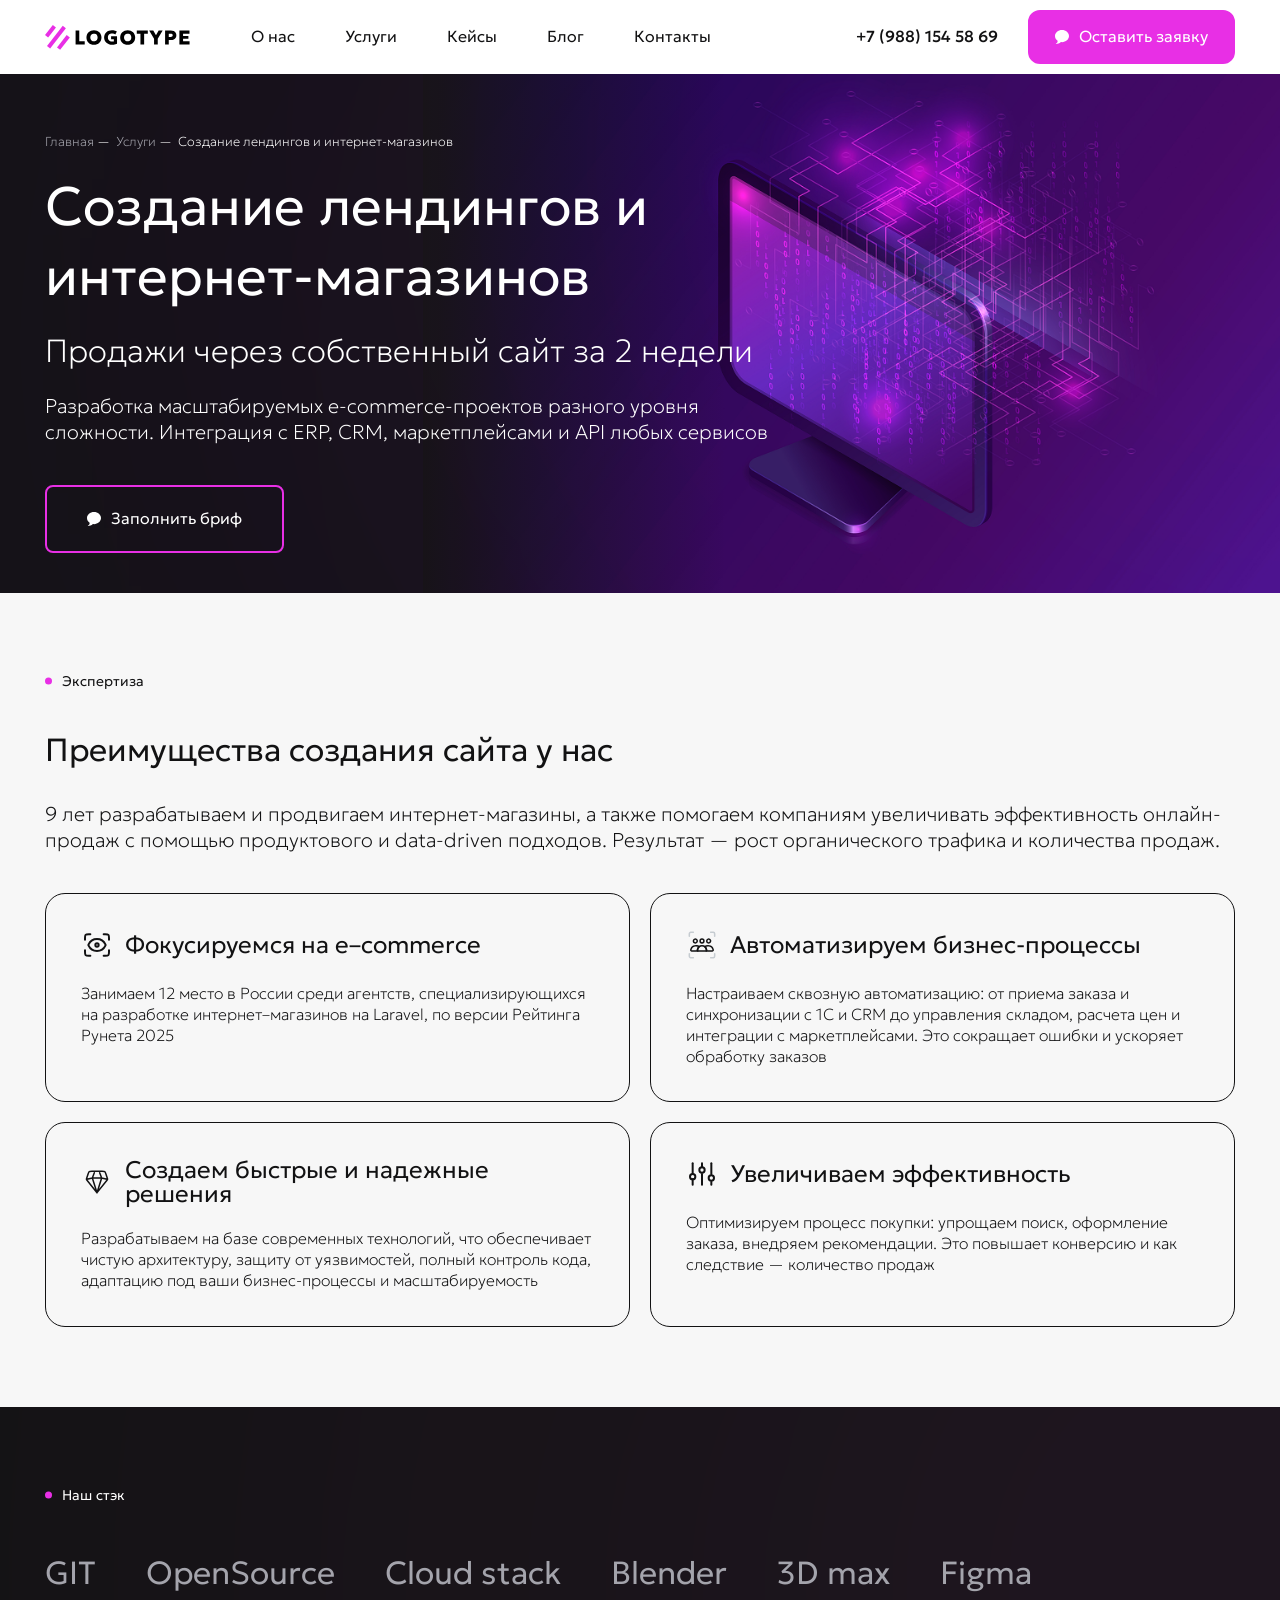
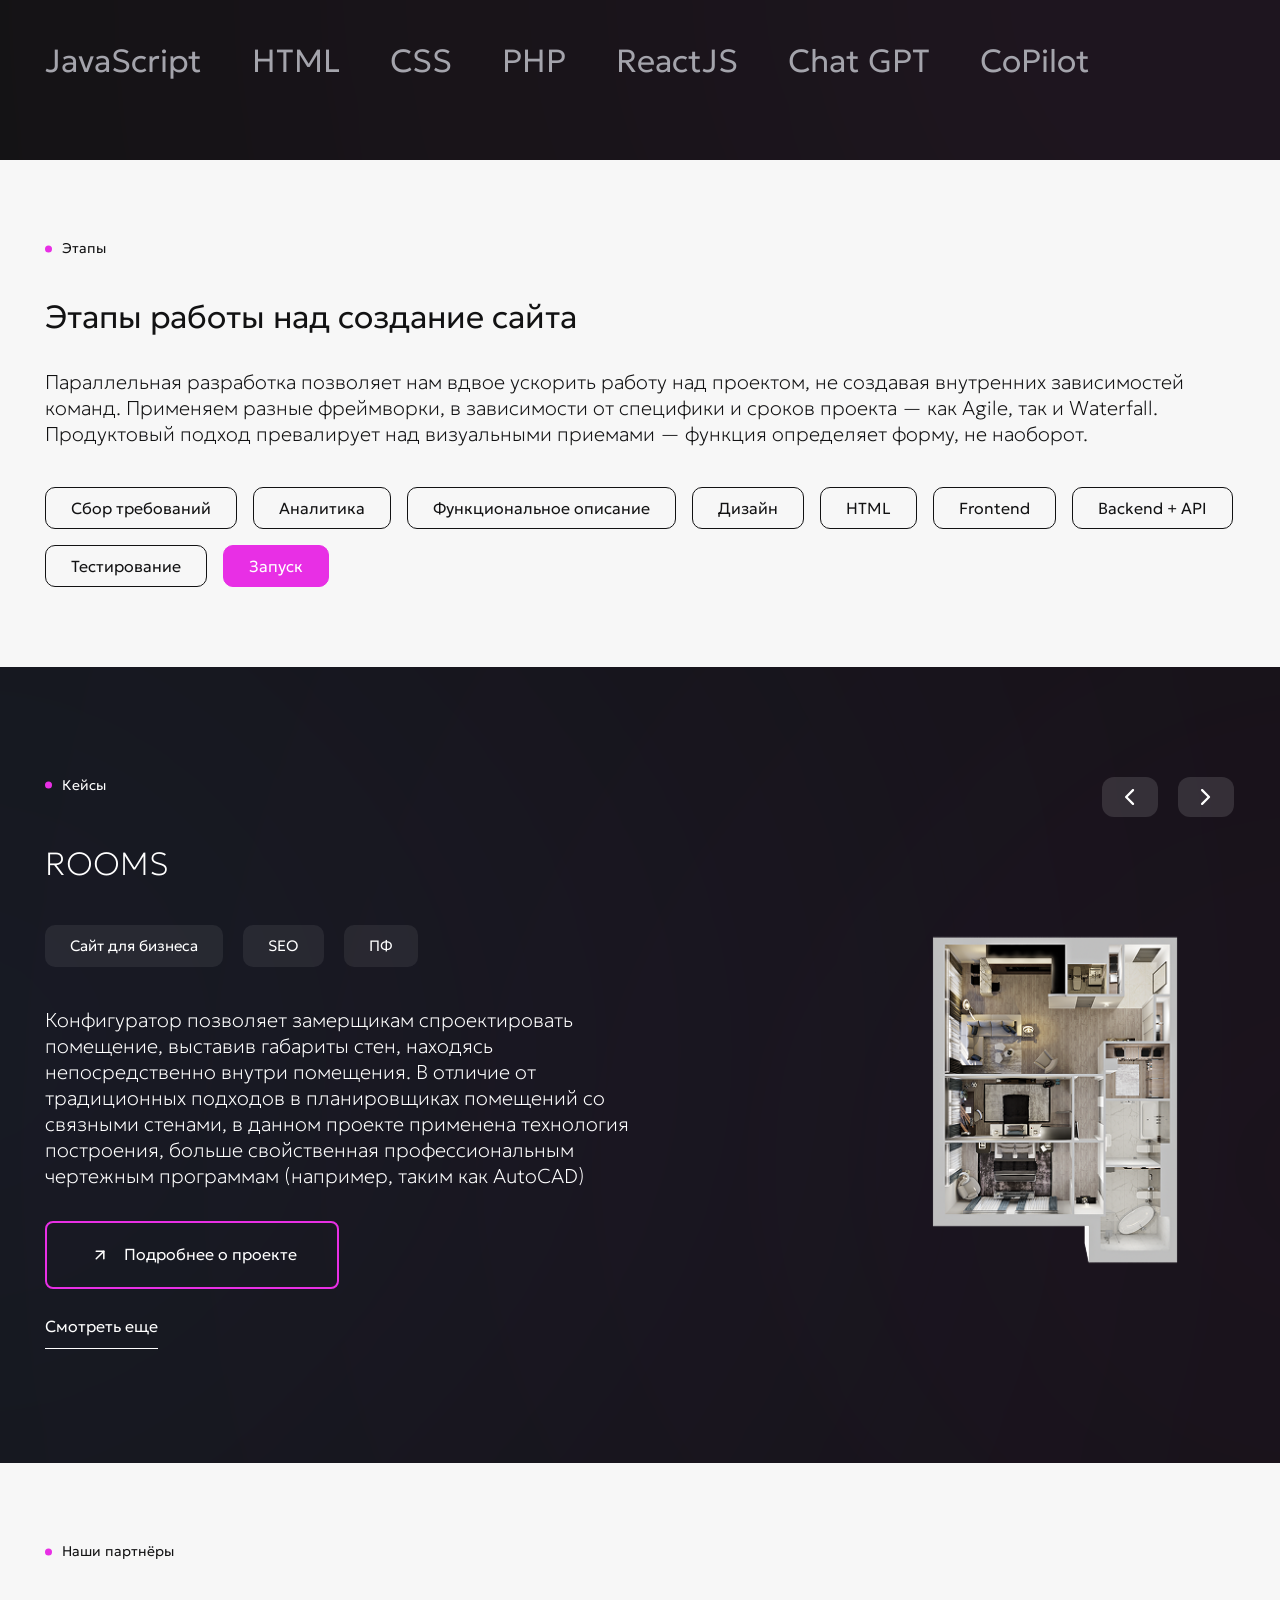
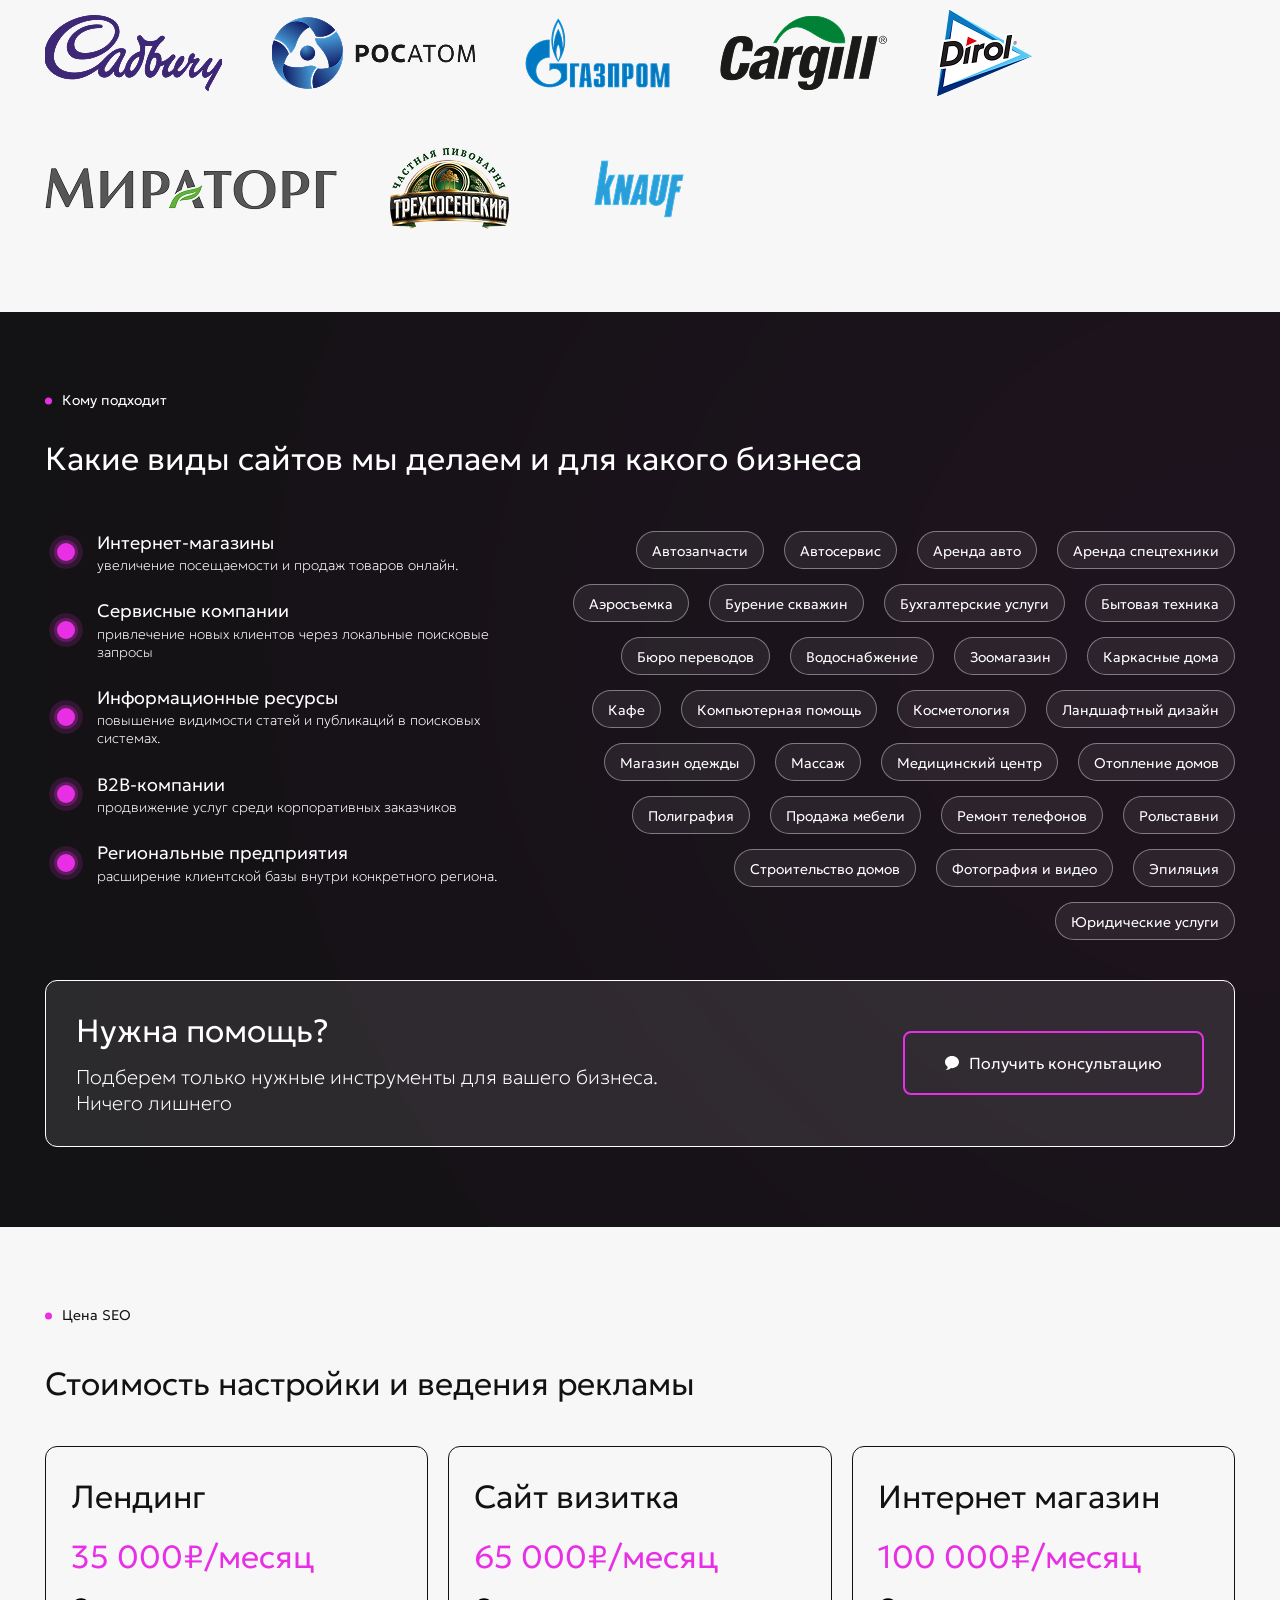
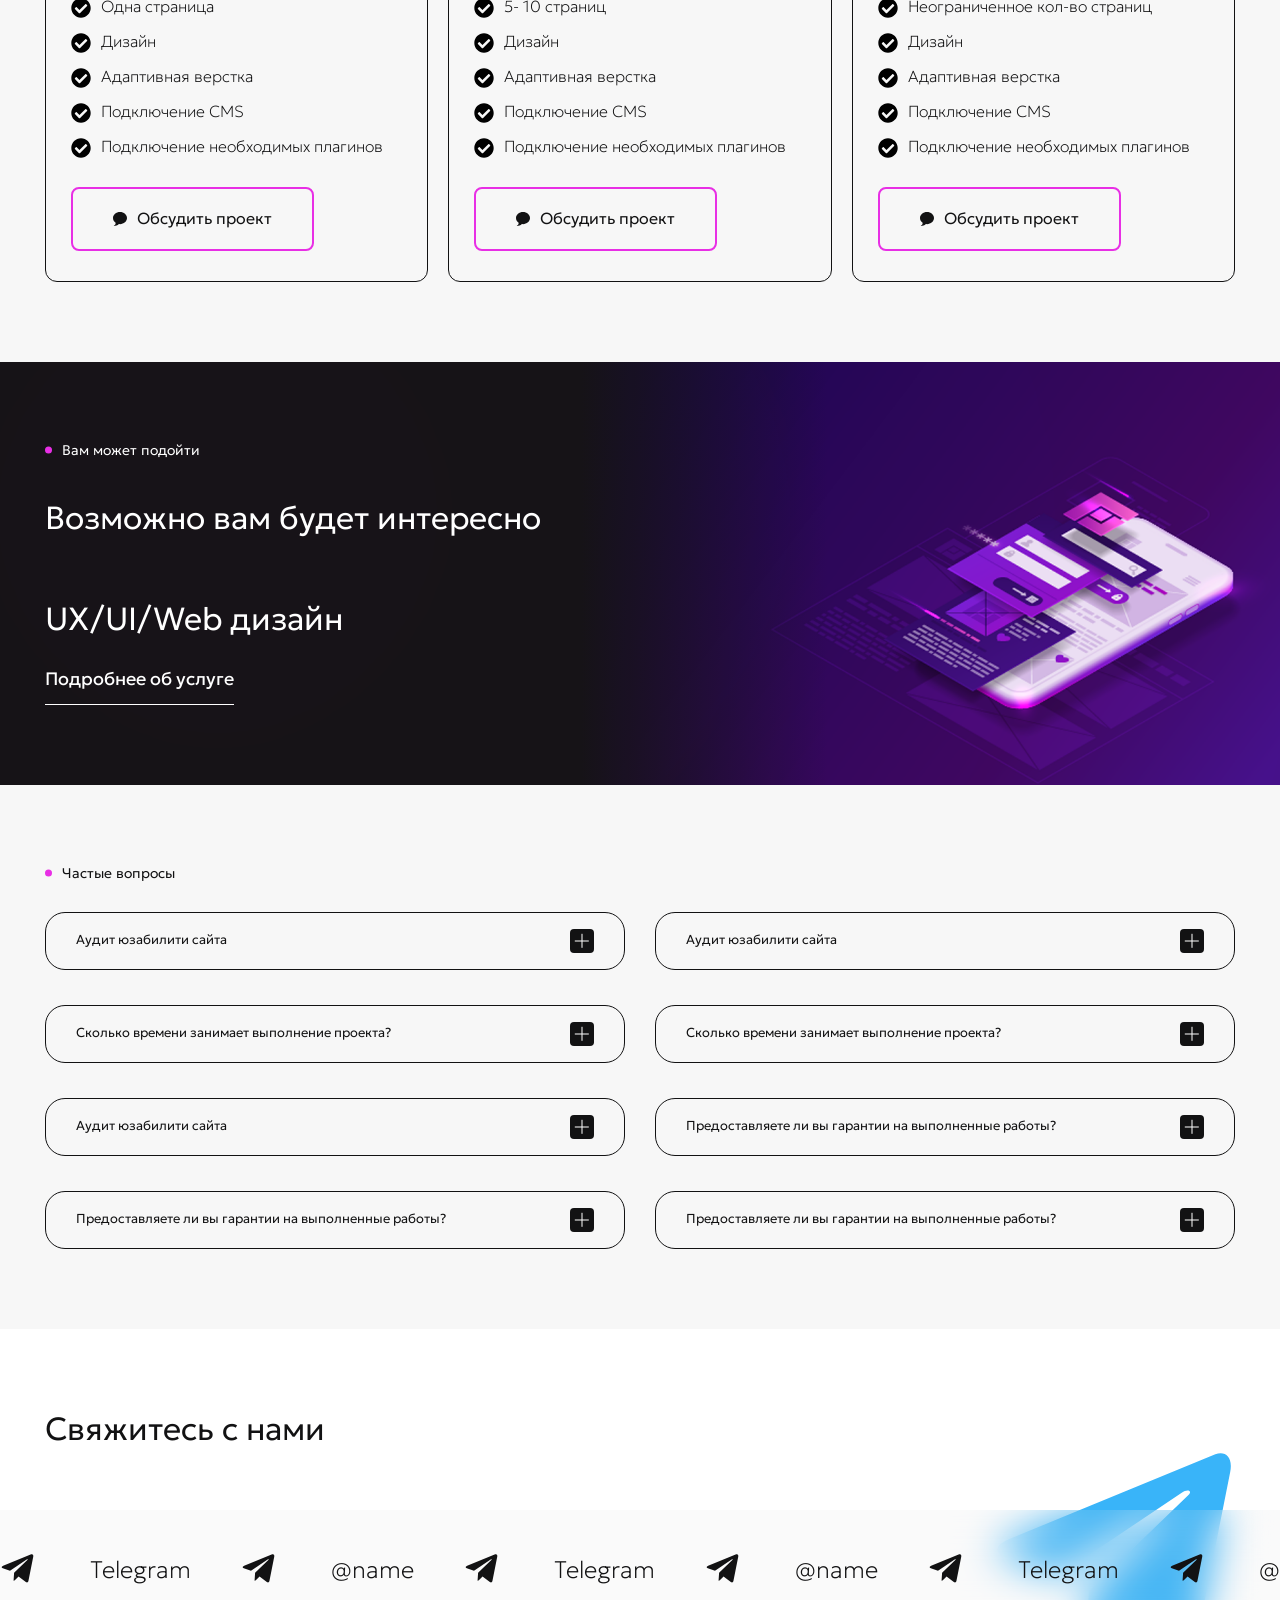
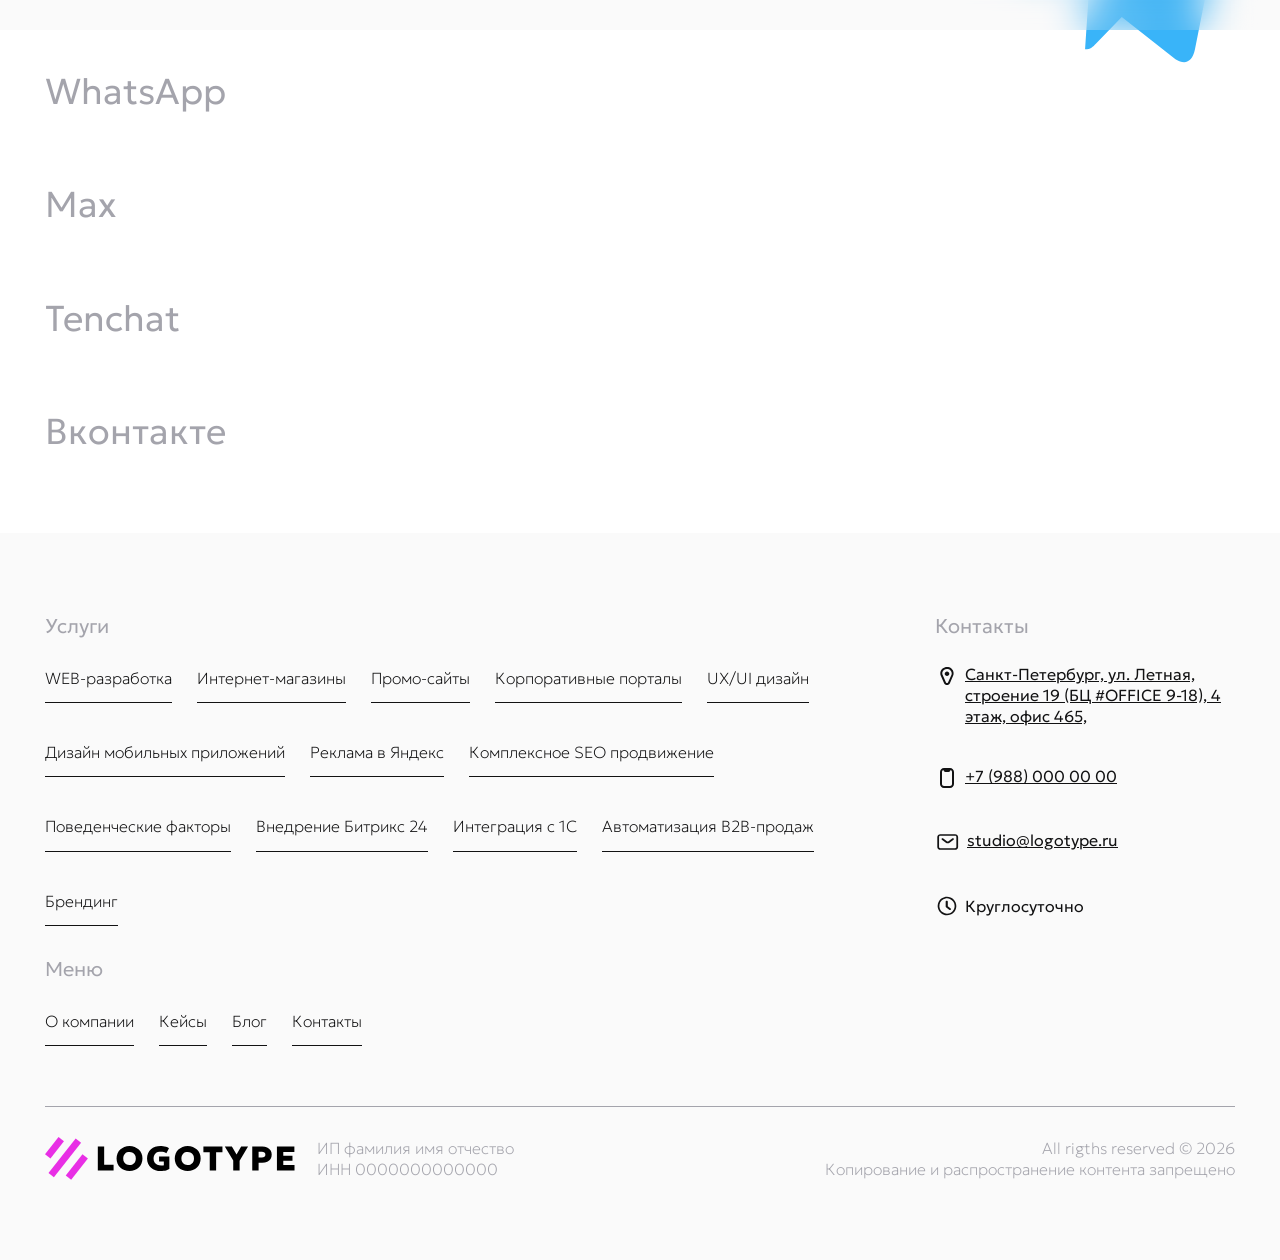
<file: services_5.html>
<!DOCTYPE html>
<html lang="en">
  <head>
    <meta charset="UTF-8" />
    <meta name="viewport" content="width=device-width, initial-scale=1.0" />
    <meta http-equiv="X-UA-Compatible" content="ie=edge" />
    <title>SEO</title>
    <link rel="stylesheet" href="css/slick.css">
    <link rel="stylesheet" href="css/style.css" />    
  </head>
  <body>

    <header class="header">
      <div class="container">
        <div class="header_block">
          <div class="header_block_left">
            <a href="#" class="header_block_left_logo">
              <img src="img/logo.svg" alt="">
            </a>
            <ul>
              <li>
                <a href="#">О нас</a>
              </li>
              <li>
                <a href="#">
                  Услуги
                </a>
              </li>
              <li>
                <a href="#">Кейсы</a>
              </li>
              <li>
                <a href="#">Блог</a>
              </li>
              <li>
                <a href="#">Контакты</a>
              </li>
            </ul>
          </div>
          <div class="header_block_right">
            <a href="tel:+79881545869" class="header_block_right_tel">+7 (988) 154 58 69</a>
            <div class="header_block_right_btn callback">
              <svg width="14" height="14" viewBox="0 0 14 14" fill="none" xmlns="http://www.w3.org/2000/svg">
                <path d="M7 0C10.866 0 14 2.71741 14 6.0695C14 9.42159 10.866 12.139 7 12.139C6.62874 12.139 6.26433 12.1137 5.90867 12.0654C4.40504 13.67 2.66866 13.9577 0.933333 14V13.6073C1.87034 13.1174 2.625 12.2251 2.625 11.2052C2.625 11.0629 2.61462 10.9232 2.5954 10.7866C1.01226 9.67381 0 7.97422 0 6.0695C0 2.71741 3.13402 0 7 0Z" fill="#fff"/>
              </svg>
              <span>Оставить заявку</span>
            </div>
            <div class="callback header_block_right_mob_btn">
              <svg width="22" height="22" viewBox="0 0 22 22" fill="none" xmlns="http://www.w3.org/2000/svg">
                <path d="M11 0C17.0752 0 22 4.27021 22 9.53779C22 14.8054 17.0752 19.0756 11 19.0756C10.4166 19.0756 9.84395 19.0358 9.28505 18.9599C6.92221 21.4814 4.19361 21.9336 1.46667 22V21.3829C2.93911 20.613 4.125 19.2108 4.125 17.6082C4.125 17.3846 4.10868 17.1651 4.07848 16.9504C1.59069 15.2017 0 12.5309 0 9.53779C0 4.27021 4.92488 0 11 0Z" fill="#121213"/>
              </svg>
            </div>
            <a href="tel:+79881545869" class="header_block_right_mob_tel">
              <svg width="22" height="22" viewBox="0 0 22 22" fill="none" xmlns="http://www.w3.org/2000/svg">
                <path d="M11.9167 1.75C12.7525 1.75 13.48 1.74806 14.0613 1.82617C14.6714 1.9082 15.2684 2.09482 15.7537 2.58008C16.2387 3.06524 16.4255 3.66151 16.5076 4.27148C16.5857 4.85285 16.5837 5.58102 16.5837 6.41699V15.583C16.5837 16.419 16.5857 17.1472 16.5076 17.7285C16.4255 18.3385 16.2387 18.9348 15.7537 19.4199C15.2684 19.9052 14.6714 20.0918 14.0613 20.1738C13.48 20.2519 12.7525 20.25 11.9167 20.25H10.0837C9.24777 20.25 8.5196 20.252 7.93823 20.1738C7.3282 20.0918 6.73201 19.9051 6.24683 19.4199C5.76165 18.9347 5.57497 18.3385 5.49292 17.7285C5.41476 17.1472 5.41675 16.419 5.41675 15.583V6.41699C5.41675 5.58102 5.41476 4.85285 5.49292 4.27148C5.57497 3.66145 5.76165 3.06526 6.24683 2.58008C6.73201 2.0949 7.3282 1.90822 7.93823 1.82617C8.5196 1.74801 9.24777 1.75 10.0837 1.75H11.9167Z" stroke="#121213" stroke-width="2"/>
                <path d="M6.41675 14.6667H15.5834" stroke="#121213" stroke-width="2"/>
              </svg>
            </a>
            <div class="header_block_right_burger">
              <svg width="22" height="22" viewBox="0 0 22 22" fill="none" xmlns="http://www.w3.org/2000/svg">
                <rect x="3.66675" y="4.58333" width="14.6667" height="4.58333" rx="1" stroke="white" stroke-width="2" stroke-linejoin="round"/>
                <rect x="3.66675" y="12.8333" width="14.6667" height="4.58333" rx="1" stroke="white" stroke-width="2" stroke-linejoin="round"/>
              </svg>
            </div>
          </div>
        </div>
      </div>
    </header>

    <section class="services_main absolute">
      <div class="container">
        <div class="services_main_wrap">
          <div class="services_main_wrap_text">
            <nav class="breadcrumb">
              <a href="#">Главная</a>&nbsp;—&nbsp;
              <a href="#">Услуги</a>&nbsp;—&nbsp;
              Cоздание лендингов и интернет-магазинов
            </nav>
            <h1>Cоздание лендингов и интернет-магазинов</h1>
            <h2>Продажи через собственный сайт за 2 недели</h2>
            <p>Разработка масштабируемых e-commerce-проектов разного уровня сложности. Интеграция с ERP, CRM, маркетплейсами и API любых сервисов</p>
            <a href="#" class="btn">
              <svg width="14" height="14" viewBox="0 0 14 14" fill="none" xmlns="http://www.w3.org/2000/svg">
                <path d="M7 0C10.866 0 14 2.71741 14 6.0695C14 9.42159 10.866 12.139 7 12.139C6.62874 12.139 6.26433 12.1137 5.90867 12.0654C4.40504 13.67 2.66866 13.9577 0.933333 14V13.6073C1.87034 13.1174 2.625 12.2251 2.625 11.2052C2.625 11.0629 2.61462 10.9232 2.5954 10.7866C1.01226 9.67381 0 7.97422 0 6.0695C0 2.71741 3.13402 0 7 0Z" fill="#fff"></path>
              </svg>
              <span>Заполнить бриф</span>
            </a>
          </div>
        </div>
      </div>
      <div class="services_main_back">
        <img src="img/services/main_5.png" alt="">
      </div>
    </section>

    <section class="advantage">
      <div class="container">
        <div class="subtitle">Экспертиза</div>
        <div class="advantage_block">
          <div class="advantage_block_text">
            <h2>Преимущества создания сайта у нас</h2>
            <p>9 лет разрабатываем и продвигаем интернет-магазины, а также помогаем компаниям увеличивать эффективность онлайн-продаж с помощью продуктового и data-driven подходов. Результат — рост органического трафика и количества продаж.</p>
          </div>
          <div class="advantage_block_row">
            <div class="advantage_block_row_item">
              <div class="advantage_block_row_item_title">
                <img src="img/services/advantage_1.svg" alt="">
                <h4>Фокусируемся на e–commerce</h4>
              </div>
              <p>Занимаем 12 место в России среди агентств, специализирующихся на разработке интернет–магазинов на Laravel, по версии Рейтинга Рунета 2025</p>
            </div>
            <div class="advantage_block_row_item">
              <div class="advantage_block_row_item_title">
                <img src="img/services/advantage_5.svg" alt="">
                <h4>Автоматизируем бизнес-процессы</h4>
              </div>
              <p>Настраиваем сквозную автоматизацию: от приема заказа и синхронизации с 1С и CRM до управления складом, расчета цен и интеграции с маркетплейсами. Это сокращает ошибки и ускоряет обработку заказов</p>
            </div>
            <div class="advantage_block_row_item">
              <div class="advantage_block_row_item_title">
                <img src="img/services/advantage_6.svg" alt="">
                <h4>Создаем быстрые и надежные решения</h4>
              </div>
              <p>Разрабатываем на базе современных технологий, что обеспечивает чистую архитектуру, защиту от уязвимостей, полный контроль кода, адаптацию под ваши бизнес-процессы и масштабируемость </p>
            </div>
            <div class="advantage_block_row_item">
              <div class="advantage_block_row_item_title">
                <img src="img/services/advantage_4.svg" alt="">
                <h4>Увеличиваем эффективность</h4>
              </div>
              <p>Оптимизируем процесс покупки: упрощаем поиск, оформление заказа, внедряем рекомендации. Это повышает конверсию и как следствие — количество продаж</p>
            </div>
          </div>
        </div>
      </div>
    </section>

    <section class="stack">
      <div class="container">
        <div class="subtitle">Наш стэк</div>
        <div class="stack_list">
          <p>GIT</p>
          <p>OpenSource</p>
          <p>Cloud stack</p>
          <p>Blender</p>
          <p>3D max</p>
          <p>Figma</p>
          <p>JavaScript</p>
          <p>HTML</p>
          <p>CSS</p>
          <p>PHP</p>
          <p>ReactJS</p>
          <p>Сhat GPT</p>
          <p>CoPilot</p>
        </div>
      </div>
    </section>

    <section class="stages">
      <div class="container">
        <div class="subtitle">Этапы</div>
        <div class="stages_text">
          <h2>Этапы работы над создание сайта</h2>
          <p>Параллельная разработка позволяет нам вдвое ускорить работу над проектом, не создавая внутренних зависимостей команд. Применяем разные фреймворки, в зависимости от специфики и сроков проекта — как Agile, так и Waterfall. Продуктовый подход превалирует над визуальными приемами — функция определяет форму, не наоборот.</p>
        </div>
        <ul>
          <li>Cбор требований</li>
          <li>Аналитика</li>
          <li class="full">Функциональное описание</li>
          <li class="full">Дизайн</li>
          <li>HTML</li>
          <li>Frontend</li>
          <li class="full">Backend + API</li>
          <li class="full">Тестирование</li>
          <li class="final">Запуск</li>
        </ul>
      </div>
    </section>

    <section class="projects">
      <div class="container">
        <div class="subtitle">Кейсы</div>
        <div class="projects_slider">
          <div class="projects_slider_item">
            <div class="projects_slider_item_block">
              <h3>ROOMS</h3>
              <ul>
                <li>Сайт для бизнеса</li>
                <li>SEO</li>
                <li>ПФ</li>
              </ul>
              <img src="img/rooms.png" alt="" class="projects_slider_item_block_img">
              <p>Конфигуратор позволяет замерщикам спроектировать помещение, выставив габариты стен, находясь непосредственно внутри помещения. В отличие от традиционных подходов в планировщиках помещений со связными стенами, в данном проекте применена технология построения, больше свойственная профессиональным чертежным программам (например, таким как AutoCAD)</p>
              <a href="#" class="btn">
                <svg width="27" height="27" viewBox="0 0 27 27" fill="none" xmlns="http://www.w3.org/2000/svg">
                  <path fill-rule="evenodd" clip-rule="evenodd" d="M8.68547 17.3725C8.38564 17.0727 8.38564 16.5865 8.68547 16.2867L16.286 8.68619C16.5858 8.38636 17.0719 8.38636 17.3718 8.68619C17.6716 8.98602 17.6716 9.47215 17.3718 9.77198L9.77126 17.3725C9.47143 17.6723 8.9853 17.6723 8.68547 17.3725Z" fill="white"/>
                  <path fill-rule="evenodd" clip-rule="evenodd" d="M8.4606 9.229C8.4606 8.80498 8.80434 8.46124 9.22836 8.46124L16.8289 8.46124C17.2529 8.46124 17.5966 8.80498 17.5966 9.229L17.5966 16.8295C17.5966 17.2535 17.2529 17.5973 16.8289 17.5973C16.4048 17.5973 16.0611 17.2535 16.0611 16.8295L16.0611 9.99677L9.22836 9.99677C8.80434 9.99677 8.4606 9.65303 8.4606 9.229Z" fill="white"/>
                </svg>
                <span>Подробнее о проекте</span>
              </a>
            </div>
          </div>
          <div class="projects_slider_item">
            <div class="projects_slider_item_block">
              <h3>ROOMS 1</h3>
              <ul>
                <li>Сайт для бизнеса 1</li>
                <li>SEO 1</li>
                <li>ПФ 1</li>
              </ul>
              <img src="img/rooms.png" alt="" class="projects_slider_item_block_img">
              <p>Конфигуратор позволяет замерщикам спроектировать помещение, выставив габариты стен, находясь непосредственно внутри помещения. В отличие от традиционных подходов в планировщиках помещений со связными стенами, в данном проекте применена технология построения, больше свойственная профессиональным чертежным программам (например, таким как AutoCAD)</p>
              <a href="#" class="btn">
                <svg width="27" height="27" viewBox="0 0 27 27" fill="none" xmlns="http://www.w3.org/2000/svg">
                  <path fill-rule="evenodd" clip-rule="evenodd" d="M8.68547 17.3725C8.38564 17.0727 8.38564 16.5865 8.68547 16.2867L16.286 8.68619C16.5858 8.38636 17.0719 8.38636 17.3718 8.68619C17.6716 8.98602 17.6716 9.47215 17.3718 9.77198L9.77126 17.3725C9.47143 17.6723 8.9853 17.6723 8.68547 17.3725Z" fill="white"/>
                  <path fill-rule="evenodd" clip-rule="evenodd" d="M8.4606 9.229C8.4606 8.80498 8.80434 8.46124 9.22836 8.46124L16.8289 8.46124C17.2529 8.46124 17.5966 8.80498 17.5966 9.229L17.5966 16.8295C17.5966 17.2535 17.2529 17.5973 16.8289 17.5973C16.4048 17.5973 16.0611 17.2535 16.0611 16.8295L16.0611 9.99677L9.22836 9.99677C8.80434 9.99677 8.4606 9.65303 8.4606 9.229Z" fill="white"/>
                </svg>
                <span>Подробнее о проекте</span>
              </a>
            </div>
          </div>
        </div>
        <a href="#" class="projects_all">Смотреть еще</a>
        <div class="projects_arrows">
          <div class="projects_arrows_btn projects_arrows_prev">
            <svg width="10" height="16" viewBox="0 0 10 16" fill="none" xmlns="http://www.w3.org/2000/svg">
              <path d="M0.328629 8.79208L7.20839 15.6716C7.64602 16.1095 8.35558 16.1095 8.793 15.6716C9.23046 15.2342 9.23046 14.5246 8.793 14.0872L2.70547 7.99989L8.79282 1.91276C9.23028 1.47513 9.23028 0.765684 8.79282 0.328226C8.35536 -0.109409 7.64585 -0.109409 7.20821 0.328226L0.328452 7.20786C0.109723 7.4267 0.000481606 7.7132 0.000481606 7.99985C0.000481606 8.28664 0.109936 8.57335 0.328629 8.79208Z" fill="white"/>
            </svg>
          </div>
          <div class="projects_arrows_btn projects_arrows_next">
            <svg width="10" height="16" viewBox="0 0 10 16" fill="none" xmlns="http://www.w3.org/2000/svg">
              <path d="M8.79246 8.79208L1.9127 15.6716C1.47507 16.1095 0.765517 16.1095 0.328094 15.6716C-0.109365 15.2342 -0.109365 14.5246 0.328094 14.0872L6.41562 7.99989L0.328271 1.91276C-0.109188 1.47513 -0.109188 0.765684 0.328271 0.328226C0.76573 -0.109409 1.47525 -0.109409 1.91288 0.328226L8.79264 7.20786C9.01137 7.4267 9.12061 7.7132 9.12061 7.99985C9.12061 8.28664 9.01116 8.57335 8.79246 8.79208Z" fill="#fff"/>
            </svg>
          </div>
        </div>
      </div>
    </section> 

    <section class="partners">
      <div class="container">
        <div class="subtitle">Наши партнёры</div>
        <ul>
          <li>
            <img src="img/partners/cadbury.png" alt="">
          </li>
          <li>
            <img src="img/partners/rosatom.png" alt="">
          </li>
          <li>
            <img src="img/partners/gazprom.png" alt="">
          </li>
          <li>
            <img src="img/partners/cargill_f.png" alt="">
          </li>
          <li>
            <img src="img/partners/dirol.png" alt="">
          </li>
          <li>
            <img src="img/partners/miratorg.png" alt="">
          </li>
          <li>
            <img src="img/partners/trehsos.png" alt="">
          </li>
          <li>
            <img src="img/partners/knauf.png" alt="">
          </li>
        </ul>
      </div>
    </section>

    <section class="sphere">
      <div class="container">
        <div class="subtitle">Кому подходит</div>
        <h2>Какие виды сайтов мы делаем и для какого бизнеса </h2>
        <div class="sphere_wrap">
          <div class="sphere_wrap_left">
            <div class="sphere_wrap_left_item">
              <div class="sphere_wrap_left_item_dot">
                <div class="sphere_wrap_left_item_dot_pulse"></div>
              </div>
              <div class="sphere_wrap_left_item_text">
                <h4>Интернет-магазины</h4>
                <p>увеличение посещаемости и продаж товаров онлайн.</p>
              </div>
            </div>
            <div class="sphere_wrap_left_item">
              <div class="sphere_wrap_left_item_dot">
                <div class="sphere_wrap_left_item_dot_pulse"></div>
              </div>
              <div class="sphere_wrap_left_item_text">
                <h4>Сервисные компании</h4>
                <p>привлечение новых клиентов через локальные поисковые запросы</p>
              </div>
            </div>
            <div class="sphere_wrap_left_item">
              <div class="sphere_wrap_left_item_dot">
                <div class="sphere_wrap_left_item_dot_pulse"></div>
              </div>
              <div class="sphere_wrap_left_item_text">
                <h4>Информационные ресурсы</h4>
                <p>повышение видимости статей и публикаций в поисковых системах.</p>
              </div>
            </div>
            <div class="sphere_wrap_left_item">
              <div class="sphere_wrap_left_item_dot">
                <div class="sphere_wrap_left_item_dot_pulse"></div>
              </div>
              <div class="sphere_wrap_left_item_text">
                <h4>B2B-компании</h4>
                <p>продвижение услуг среди корпоративных заказчиков</p>
              </div>
            </div>
            <div class="sphere_wrap_left_item">
              <div class="sphere_wrap_left_item_dot">
                <div class="sphere_wrap_left_item_dot_pulse"></div>
              </div>
              <div class="sphere_wrap_left_item_text">
                <h4>Региональные предприятия</h4>
                <p>расширение клиентской базы внутри конкретного региона.</p>
              </div>
            </div>
          </div>
          <div class="sphere_wrap_right">
            <ul>
              <li>Автозапчасти</li>
              <li>Автосервис</li>
              <li>Аренда авто</li>
              <li>Аренда спецтехники</li>
              <li>Аэросъемка</li>
              <li>Бурение скважин</li>
              <li>Бухгалтерские услуги</li>
              <li>Бытовая техника</li>
              <li>Бюро переводов</li>
              <li>Водоснабжение</li>
              <li>Зоомагазин</li>
              <li>Каркасные дома</li>
              <li>Кафе</li>
              <li>Компьютерная помощь</li>
              <li>Косметология</li>
              <li>Ландшафтный дизайн</li>
              <li>Магазин одежды</li>
              <li>Массаж</li>
              <li>Медицинский центр</li>
              <li>Отопление домов</li>
              <li>Полиграфия</li>
              <li>Продажа мебели</li>
              <li>Ремонт телефонов</li>
              <li>Рольставни</li>
              <li>Строительство домов</li>
              <li>Фотография и видео</li>
              <li>Эпиляция</li>
              <li>Юридические услуги</li>
            </ul>
          </div>
        </div>
        <div class="sphere_help">
          <div class="sphere_help_left">
            <h2>Нужна помощь?</h2>
            <p>Подберем только нужные инструменты для вашего бизнеса. Ничего лишнего</p>
          </div>
          <div class="btn">
            <svg width="14" height="14" viewBox="0 0 14 14" fill="none" xmlns="http://www.w3.org/2000/svg">
              <path d="M7 0C10.866 0 14 2.71741 14 6.0695C14 9.42159 10.866 12.139 7 12.139C6.62874 12.139 6.26433 12.1137 5.90867 12.0654C4.40504 13.67 2.66866 13.9577 0.933333 14V13.6073C1.87034 13.1174 2.625 12.2251 2.625 11.2052C2.625 11.0629 2.61462 10.9232 2.5954 10.7866C1.01226 9.67381 0 7.97422 0 6.0695C0 2.71741 3.13402 0 7 0Z" fill="#fff"></path>
            </svg>
            <span>Получить консультацию</span>
          </div>
        </div>
      </div>
    </section>

    <section class="cost">
      <div class="container">
        <div class="subtitle">Цена SEO</div>
        <h2>Стоимость настройки и ведения рекламы</h2>
        <div class="cost_block cost_block_three">
          <div class="cost_block_white cost_block_three_item">
            <h2>Лендинг</h2>
            <span class="price">35 000₽/месяц</span>
            <ul>
              <li>
                <img src="img/services/ok_black.svg" alt="">
                <span>Одна страница</span>
              </li>
              <li>
                <img src="img/services/ok_black.svg" alt="">
                <span>Дизайн</span>
              </li>
              <li>
                <img src="img/services/ok_black.svg" alt="">
                <span>Адаптивная верстка</span>
              </li>
              <li>
                <img src="img/services/ok_black.svg" alt="">
                <span>Подключение CMS</span>
              </li>
              <li>
                <img src="img/services/ok_black.svg" alt="">
                <span>Подключение необходимых плагинов</span>
              </li>
            </ul>
            <div class="btn callback">
              <svg width="14" height="14" viewBox="0 0 14 14" fill="none" xmlns="http://www.w3.org/2000/svg">
                <path d="M7 0C10.866 0 14 2.71741 14 6.0695C14 9.42159 10.866 12.139 7 12.139C6.62874 12.139 6.26433 12.1137 5.90867 12.0654C4.40504 13.67 2.66866 13.9577 0.933333 14V13.6073C1.87034 13.1174 2.625 12.2251 2.625 11.2052C2.625 11.0629 2.61462 10.9232 2.5954 10.7866C1.01226 9.67381 0 7.97422 0 6.0695C0 2.71741 3.13402 0 7 0Z" fill="#121213"></path>
              </svg>
              <span>Обсудить проект</span>
            </div>
          </div>

          <div class="cost_block_white cost_block_three_item">
            <h2>Сайт визитка</h2>
            <span class="price">65 000₽/месяц</span>
            <ul>
              <li>
                <img src="img/services/ok_black.svg" alt="">
                <span>5- 10 страниц</span>
              </li>
              <li>
                <img src="img/services/ok_black.svg" alt="">
                <span>Дизайн</span>
              </li>
              <li>
                <img src="img/services/ok_black.svg" alt="">
                <span>Адаптивная верстка</span>
              </li>
              <li>
                <img src="img/services/ok_black.svg" alt="">
                <span>Подключение CMS</span>
              </li>
              <li>
                <img src="img/services/ok_black.svg" alt="">
                <span>Подключение необходимых плагинов</span>
              </li>
            </ul>
            <div class="btn callback">
              <svg width="14" height="14" viewBox="0 0 14 14" fill="none" xmlns="http://www.w3.org/2000/svg">
                <path d="M7 0C10.866 0 14 2.71741 14 6.0695C14 9.42159 10.866 12.139 7 12.139C6.62874 12.139 6.26433 12.1137 5.90867 12.0654C4.40504 13.67 2.66866 13.9577 0.933333 14V13.6073C1.87034 13.1174 2.625 12.2251 2.625 11.2052C2.625 11.0629 2.61462 10.9232 2.5954 10.7866C1.01226 9.67381 0 7.97422 0 6.0695C0 2.71741 3.13402 0 7 0Z" fill="#121213"></path>
              </svg>
              <span>Обсудить проект</span>
            </div>
          </div>

          <div class="cost_block_white cost_block_three_item">
            <h2>Интернет магазин</h2>
            <span class="price">100 000₽/месяц</span>
            <ul>
              <li>
                <img src="img/services/ok_black.svg" alt="">
                <span>Неограниченное кол-во страниц</span>
              </li>
              <li>
                <img src="img/services/ok_black.svg" alt="">
                <span>Дизайн</span>
              </li>
              <li>
                <img src="img/services/ok_black.svg" alt="">
                <span>Адаптивная верстка</span>
              </li>
              <li>
                <img src="img/services/ok_black.svg" alt="">
                <span>Подключение CMS</span>
              </li>
              <li>
                <img src="img/services/ok_black.svg" alt="">
                <span>Подключение необходимых плагинов</span>
              </li>
            </ul>
            <div class="btn callback">
              <svg width="14" height="14" viewBox="0 0 14 14" fill="none" xmlns="http://www.w3.org/2000/svg">
                <path d="M7 0C10.866 0 14 2.71741 14 6.0695C14 9.42159 10.866 12.139 7 12.139C6.62874 12.139 6.26433 12.1137 5.90867 12.0654C4.40504 13.67 2.66866 13.9577 0.933333 14V13.6073C1.87034 13.1174 2.625 12.2251 2.625 11.2052C2.625 11.0629 2.61462 10.9232 2.5954 10.7866C1.01226 9.67381 0 7.97422 0 6.0695C0 2.71741 3.13402 0 7 0Z" fill="#121213"></path>
              </svg>
              <span>Обсудить проект</span>
            </div>
          </div>

        </div>
      </div>
    </section>

    <section class="might">
      <div class="container">
        <div class="subtitle">Вам может подойти</div>
        <h2>Возможно вам будет интересно</h2>
        <div class="might_link">
          <h3>UX/UI/Web дизайн</h3>
          <a href="#">Подробнее об услуге</a>
        </div>
      </div>
      <div class="might_back">
        <img src="img/services/main_6.png" alt="">
      </div>
    </section>

    <section class="faq">
      <div class="container">
        <div class="subtitle">Частые вопросы</div>
        <div class="faq_wrap">
          <div class="faq_wrap_item">
            <div class="faq_wrap_item_head">
              <span>Аудит юзабилити сайта</span>
              <div class="faq_wrap_item_head_btn"></div>
            </div>
            <div class="faq_wrap_item_body">
              <p>Lorem ipsum dolor, sit amet consectetur adipisicing elit. Nostrum quibusdam, et at ut, ipsum rerum repellendus possimus explicabo sit, excepturi facere tempore maxime vel repellat illo quo neque dolores porro optio veniam molestias! Sequi labore expedita minus ad vel debitis illum temporibus enim repellendus fugit eos error neque, ipsam provident.</p>
            </div>
          </div>
          <div class="faq_wrap_item">
            <div class="faq_wrap_item_head">
              <span>Аудит юзабилити сайта</span>
              <div class="faq_wrap_item_head_btn"></div>
            </div>
            <div class="faq_wrap_item_body">
              <p>Lorem ipsum dolor, sit amet consectetur adipisicing elit. Nostrum quibusdam, et at ut, ipsum rerum repellendus possimus explicabo sit, excepturi facere tempore maxime vel repellat illo quo neque dolores porro optio veniam molestias! Sequi labore expedita minus ad vel debitis illum temporibus enim repellendus fugit eos error neque, ipsam provident.</p>
            </div>
          </div>
          <div class="faq_wrap_item">
            <div class="faq_wrap_item_head">
              <span>Сколько времени занимает выполнение проекта?</span>
              <div class="faq_wrap_item_head_btn"></div>
            </div>
            <div class="faq_wrap_item_body">
              <p>Lorem ipsum dolor, sit amet consectetur adipisicing elit. Nostrum quibusdam, et at ut, ipsum rerum repellendus possimus explicabo sit, excepturi facere tempore maxime vel repellat illo quo neque dolores porro optio veniam molestias! Sequi labore expedita minus ad vel debitis illum temporibus enim repellendus fugit eos error neque, ipsam provident.</p>
            </div>
          </div>
          <div class="faq_wrap_item">
            <div class="faq_wrap_item_head">
              <span>Сколько времени занимает выполнение проекта?</span>
              <div class="faq_wrap_item_head_btn"></div>
            </div>
            <div class="faq_wrap_item_body">
              <p>Lorem ipsum dolor, sit amet consectetur adipisicing elit. Nostrum quibusdam, et at ut, ipsum rerum repellendus possimus explicabo sit, excepturi facere tempore maxime vel repellat illo quo neque dolores porro optio veniam molestias! Sequi labore expedita minus ad vel debitis illum temporibus enim repellendus fugit eos error neque, ipsam provident.</p>
            </div>
          </div>
          <div class="faq_wrap_item">
            <div class="faq_wrap_item_head">
              <span>Аудит юзабилити сайта</span>
              <div class="faq_wrap_item_head_btn"></div>
            </div>
            <div class="faq_wrap_item_body">
              <p>Lorem ipsum dolor, sit amet consectetur adipisicing elit. Nostrum quibusdam, et at ut, ipsum rerum repellendus possimus explicabo sit, excepturi facere tempore maxime vel repellat illo quo neque dolores porro optio veniam molestias! Sequi labore expedita minus ad vel debitis illum temporibus enim repellendus fugit eos error neque, ipsam provident.</p>
            </div>
          </div>
          <div class="faq_wrap_item">
            <div class="faq_wrap_item_head">
              <span>Предоставляете ли вы гарантии на выполненные работы?</span>
              <div class="faq_wrap_item_head_btn"></div>
            </div>
            <div class="faq_wrap_item_body">
              <p>Lorem ipsum dolor, sit amet consectetur adipisicing elit. Nostrum quibusdam, et at ut, ipsum rerum repellendus possimus explicabo sit, excepturi facere tempore maxime vel repellat illo quo neque dolores porro optio veniam molestias! Sequi labore expedita minus ad vel debitis illum temporibus enim repellendus fugit eos error neque, ipsam provident.</p>
            </div>
          </div>
          <div class="faq_wrap_item">
            <div class="faq_wrap_item_head">
              <span>Предоставляете ли вы гарантии на выполненные работы?</span>
              <div class="faq_wrap_item_head_btn"></div>
            </div>
            <div class="faq_wrap_item_body">
              <p>Lorem ipsum dolor, sit amet consectetur adipisicing elit. Nostrum quibusdam, et at ut, ipsum rerum repellendus possimus explicabo sit, excepturi facere tempore maxime vel repellat illo quo neque dolores porro optio veniam molestias! Sequi labore expedita minus ad vel debitis illum temporibus enim repellendus fugit eos error neque, ipsam provident.</p>
            </div>
          </div>
          <div class="faq_wrap_item">
            <div class="faq_wrap_item_head">
              <span>Предоставляете ли вы гарантии на выполненные работы?</span>
              <div class="faq_wrap_item_head_btn"></div>
            </div>
            <div class="faq_wrap_item_body">
              <p>Lorem ipsum dolor, sit amet consectetur adipisicing elit. Nostrum quibusdam, et at ut, ipsum rerum repellendus possimus explicabo sit, excepturi facere tempore maxime vel repellat illo quo neque dolores porro optio veniam molestias! Sequi labore expedita minus ad vel debitis illum temporibus enim repellendus fugit eos error neque, ipsam provident.</p>
            </div>
          </div>
        </div>
      </div>
    </section>

    <div class="dropdown">
      <div class="dropdown_top">
        <a href="#" class="dropdown_top_logo">
          <img src="img/logo.svg" alt="">
        </a>
        <div class="dropdown_top_close">
          <svg width="18" height="18" viewBox="0 0 18 18" fill="none" xmlns="http://www.w3.org/2000/svg">
            <g clip-path="url(#clip0_153_36516)">
            <path d="M10.8043 9.00104L17.7978 2.00164C17.8618 1.93785 17.9126 1.86204 17.9472 1.77857C17.9819 1.69509 17.9997 1.6056 17.9997 1.51521C17.9997 1.42482 17.9819 1.33533 17.9472 1.25185C17.9126 1.16838 17.8618 1.09257 17.7978 1.02878L16.9656 0.195827C16.8347 0.0705807 16.6606 0.000679918 16.4796 0.000679918C16.2985 0.000679918 16.1244 0.0705807 15.9935 0.195827L9 7.19523L2.00645 0.195827C1.87586 0.0702905 1.70193 4.01735e-06 1.52086 -0.000396911C1.33979 -0.00079784 1.16554 0.0687177 1.0344 0.193675L0.199995 1.02663C0.0712985 1.15575 -0.000976562 1.33068 -0.000976562 1.51306C-0.000976562 1.69544 0.0712985 1.87037 0.199995 1.99949L7.19569 9.00104L0.202146 16.0004C0.138164 16.0642 0.0873957 16.14 0.0527549 16.2235C0.0181141 16.307 0.000282117 16.3965 0.000282117 16.4869C0.000282117 16.5773 0.0181141 16.6668 0.0527549 16.7502C0.0873957 16.8337 0.138164 16.9095 0.202146 16.9733L1.0344 17.8063C1.16527 17.9315 1.33936 18.0014 1.52043 18.0014C1.70149 18.0014 1.87558 17.9315 2.00645 17.8063L9 10.8069L15.9935 17.8063C16.1244 17.9315 16.2985 18.0014 16.4796 18.0014C16.6606 18.0014 16.8347 17.9315 16.9656 17.8063L17.7978 16.9733C17.9265 16.8442 17.9988 16.6692 17.9988 16.4869C17.9988 16.3045 17.9265 16.1296 17.7978 16.0004L10.8043 9.00104Z" fill="white"/>
            </g>
            <defs>
            <clipPath id="clip0_153_36516">
            <rect width="18" height="18" fill="white"/>
            </clipPath>
            </defs>
          </svg>
        </div>
      </div>
      <ul>
        <li>
          <a href="#">О нас</a>
        </li>
        <li>
          <a href="#">Услуги</a>
        </li>
        <li>
          <a href="#">Кейсы</a>
        </li>
        <li>
          <a href="#">Блог</a>
        </li>
        <li>
          <a href="#">Контакты</a>
        </li>
      </ul>
      <div class="dropdown_info">
        <div class="dropdown_info_item">
          <span class="dropdown_info_item_subtitle">Мессенджеры:</span>
          <div class="dropdown_info_item_btns">
            <a href="#">
              <img src="img/header/tg.svg" alt="">
              <span>Telegram</span>
            </a>
            <a href="#">
              <img src="img/header/wap.svg" alt="">
              <span>WhatsApp</span>
            </a>
          </div>
        </div>
        <div class="dropdown_info_item">
          <span class="dropdown_info_item_subtitle">Электронная почта: </span>
          <a href="mailto:studio@logotype.ru" class="dropdown_info_item_text">studio@logotype.ru</a>
        </div>
        <div class="dropdown_info_item">
          <span class="dropdown_info_item_subtitle">Контактный телефон офиса:</span>
          <a href="tel:+79881545869" class="dropdown_info_item_text">+7 (988) 154 58 69</a>
        </div>
      </div>
    </div>

    <div class="back_modal"></div>

    <div class="modal_call">
      <h2>Свяжитесь с нами</h2>
      <div class="modal_call_close">
        <svg width="18" height="18" viewBox="0 0 18 18" fill="none" xmlns="http://www.w3.org/2000/svg">
          <g clip-path="url(#clip0_153_36516)">
          <path d="M10.8043 9.00104L17.7978 2.00164C17.8618 1.93785 17.9126 1.86204 17.9472 1.77857C17.9819 1.69509 17.9997 1.6056 17.9997 1.51521C17.9997 1.42482 17.9819 1.33533 17.9472 1.25185C17.9126 1.16838 17.8618 1.09257 17.7978 1.02878L16.9656 0.195827C16.8347 0.0705807 16.6606 0.000679918 16.4796 0.000679918C16.2985 0.000679918 16.1244 0.0705807 15.9935 0.195827L9 7.19523L2.00645 0.195827C1.87586 0.0702905 1.70193 4.01735e-06 1.52086 -0.000396911C1.33979 -0.00079784 1.16554 0.0687177 1.0344 0.193675L0.199995 1.02663C0.0712985 1.15575 -0.000976562 1.33068 -0.000976562 1.51306C-0.000976562 1.69544 0.0712985 1.87037 0.199995 1.99949L7.19569 9.00104L0.202146 16.0004C0.138164 16.0642 0.0873957 16.14 0.0527549 16.2235C0.0181141 16.307 0.000282117 16.3965 0.000282117 16.4869C0.000282117 16.5773 0.0181141 16.6668 0.0527549 16.7502C0.0873957 16.8337 0.138164 16.9095 0.202146 16.9733L1.0344 17.8063C1.16527 17.9315 1.33936 18.0014 1.52043 18.0014C1.70149 18.0014 1.87558 17.9315 2.00645 17.8063L9 10.8069L15.9935 17.8063C16.1244 17.9315 16.2985 18.0014 16.4796 18.0014C16.6606 18.0014 16.8347 17.9315 16.9656 17.8063L17.7978 16.9733C17.9265 16.8442 17.9988 16.6692 17.9988 16.4869C17.9988 16.3045 17.9265 16.1296 17.7978 16.0004L10.8043 9.00104Z" fill="white"/>
          </g>
          <defs>
          <clipPath id="clip0_153_36516">
          <rect width="18" height="18" fill="white"/>
          </clipPath>
          </defs>
        </svg>
      </div>
      <span class="modal_call_subtitle">Любым удобным способом</span>
      <div class="modal_call_links">
        <a href="#">
          <img src="img/header/tg.svg" alt="">
          <span>Напишите нам в Telegram</span>
        </a>
        <a href="#">
          <img src="img/header/wap.svg" alt="">
          <span>Напишите нам в WhatsApp</span>
        </a>
      </div>
      <div class="modal_call_down">
        <span>Или позвоните нам</span>
        <a href="tel:+79881545869">+7 (988) 154 58 69</a>
      </div>
    </div>

    <section class="connect">
      <div class="container">
        <h2>Свяжитесь с нами</h2>
      </div>
      <div class="connect_wrap">
        <a href="#" class="connect_marque">
          <div class="connect_marque_track">
            <div class="connect_marque_item">
              <img src="img/connect/tg.svg" alt="">
              <span>Telegram</span>
            </div>
            <div class="connect_marque_item">
              <img src="img/connect/tg.svg" alt="">
              <span>@name</span>
            </div>
            <div class="connect_marque_item">
              <img src="img/connect/tg.svg" alt="">
              <span>Telegram</span>
            </div>
            <div class="connect_marque_item">
              <img src="img/connect/tg.svg" alt="">
              <span>@name</span>
            </div>
            <div class="connect_marque_item">
              <img src="img/connect/tg.svg" alt="">
              <span>Telegram</span>
            </div>
            <div class="connect_marque_item">
              <img src="img/connect/tg.svg" alt="">
              <span>@name</span>
            </div>
            <div class="connect_marque_item">
              <img src="img/connect/tg.svg" alt="">
              <span>Telegram</span>
            </div>
            <div class="connect_marque_item">
              <img src="img/connect/tg.svg" alt="">
              <span>@name</span>
            </div>
            <div class="connect_marque_item">
              <img src="img/connect/tg.svg" alt="">
              <span>Telegram</span>
            </div>
            <div class="connect_marque_item">
              <img src="img/connect/tg.svg" alt="">
              <span>@name</span>
            </div>
            <div class="connect_marque_item">
              <img src="img/connect/tg.svg" alt="">
              <span>Telegram</span>
            </div>
            <div class="connect_marque_item">
              <img src="img/connect/tg.svg" alt="">
              <span>@name</span>
            </div>
            <div class="connect_marque_item">
              <img src="img/connect/tg.svg" alt="">
              <span>Telegram</span>
            </div>
            <div class="connect_marque_item">
              <img src="img/connect/tg.svg" alt="">
              <span>@name</span>
            </div>
            <div class="connect_marque_item">
              <img src="img/connect/tg.svg" alt="">
              <span>Telegram</span>
            </div>
            <div class="connect_marque_item">
              <img src="img/connect/tg.svg" alt="">
              <span>@name</span>
            </div>
            <div class="connect_marque_item">
              <img src="img/connect/tg.svg" alt="">
              <span>Telegram</span>
            </div>
            <div class="connect_marque_item">
              <img src="img/connect/tg.svg" alt="">
              <span>@name</span>
            </div>
            <div class="connect_marque_item">
              <img src="img/connect/tg.svg" alt="">
              <span>Telegram</span>
            </div>
            <div class="connect_marque_item">
              <img src="img/connect/tg.svg" alt="">
              <span>@name</span>
            </div>
            <div class="connect_marque_item">
              <img src="img/connect/tg.svg" alt="">
              <span>Telegram</span>
            </div>
            <div class="connect_marque_item">
              <img src="img/connect/tg.svg" alt="">
              <span>@name</span>
            </div>
            <div class="connect_marque_item">
              <img src="img/connect/tg.svg" alt="">
              <span>Telegram</span>
            </div>
            <div class="connect_marque_item">
              <img src="img/connect/tg.svg" alt="">
              <span>@name</span>
            </div>
            <div class="connect_marque_item">
              <img src="img/connect/tg.svg" alt="">
              <span>Telegram</span>
            </div>
            <div class="connect_marque_item">
              <img src="img/connect/tg.svg" alt="">
              <span>@name</span>
            </div>
            <div class="connect_marque_item">
              <img src="img/connect/tg.svg" alt="">
              <span>Telegram</span>
            </div>
            <div class="connect_marque_item">
              <img src="img/connect/tg.svg" alt="">
              <span>@name</span>
            </div>
          </div>
        </a>
        <img src="img/connect/tg_blue.svg" alt="" class="connect_wrap_img">
      </div>
      <div class="container">
        <ul>
          <li>
            <a href="#">WhatsApp</a>
          </li>
          <li>
            <a href="#">Max</a>
          </li>
          <li>
            <a href="#">Tenchat</a>
          </li>
          <li>
            <a href="#">Вконтакте</a>
          </li>
        </ul>
      </div>
    </section>

    <footer class="footer">
      <div class="container">
        <div class="footer_main">
          <div class="footer_main_nav">
            <div class="footer_main_nav_item">
              <h4>Услуги</h4>
              <ul>
                <li><a href="#">WEB-разработка</a></li>
                <li><a href="#">Интернет-магазины</a></li>
                <li><a href="#">Промо-сайты</a></li>
                <li><a href="#">Корпоративные порталы</a></li>
                <li><a href="#">UX/UI дизайн</a></li>
                <li><a href="#">Дизайн мобильных приложений</a></li>
                <li><a href="#">Реклама в Яндекс</a></li>
                <li><a href="#">Комплексное SEO продвижение</a></li>
                <li><a href="#">Поведенческие факторы</a></li>
                <li><a href="#">Внедрение Битрикс 24</a></li>
                <li><a href="#">Интеграция с 1C</a></li>
                <li><a href="#">Автоматизация В2В-продаж</a></li>
                <li><a href="#">Брендинг</a></li>
              </ul>
            </div>
            <div class="footer_main_nav_item">
              <h4>Меню</h4>
              <ul>
                <li>
                  <a href="#">О компании</a>
                </li>
                <li>
                  <a href="#">Кейсы</a>
                </li>
                <li>
                  <a href="#">Блог</a>
                </li>
                <li>
                  <a href="#">Контакты</a>
                </li>
              </ul>
            </div>
          </div>
          <div class="footer_main_contact">
            <h4>Контакты</h4>
            <ul>
              <li>
                <a href="#">
                  <svg width="24" height="24" viewBox="0 0 24 24" fill="none" xmlns="http://www.w3.org/2000/svg">
                    <path d="M9.0998 19.2C9.5998 20.3 10.6998 21 11.9998 21C13.2998 21 14.3998 20.3 14.8998 19.2L17.9998 12L18.1998 11.5C18.3998 11 18.4998 10.5 18.5998 9.9C18.8998 6.6 16.4998 3.7 13.1998 3.1C11.0998 2.8 9.0998 3.3 7.5998 4.6C6.0998 5.8 5.2998 7.5 5.2998 9.3C5.2998 10.1 5.3998 10.8 5.6998 11.5L9.0998 19.2ZM8.8998 6.1C9.6998 5.4 10.7998 5 11.9998 5C12.2998 5 12.5998 5 12.8998 5.1C15.1998 5.5 16.8998 7.6 16.6998 9.7C16.6998 10.1 16.5998 10.4 16.4998 10.7L12.9998 18.4C12.7998 19 12.1998 19 11.9998 19C11.7998 19 11.1998 19 10.9998 18.4L7.5998 10.8C7.3998 10.4 7.2998 9.9 7.2998 9.4C7.2998 8.1 7.8998 6.9 8.8998 6.1Z" fill="#121213"/>
                    <path d="M11.9997 11.9999C13.27 11.9999 14.2997 10.9702 14.2997 9.6999C14.2997 8.42965 13.27 7.3999 11.9997 7.3999C10.7295 7.3999 9.69971 8.42965 9.69971 9.6999C9.69971 10.9702 10.7295 11.9999 11.9997 11.9999Z" fill="#121213"/>
                  </svg>
                  <span>Санкт-Петербург, ул. Летная, строение 19 (БЦ #OFFICE 9-18), 4 этаж, офис 465,</span>
                </a>
              </li>
              <li>
                <a href="tel:+7 (988) 000 00 00">
                  <svg width="24" height="24" viewBox="0 0 24 24" fill="none" xmlns="http://www.w3.org/2000/svg">
                    <path d="M15 2H9C6.8 2 5 3.8 5 6V18C5 20.2 6.8 22 9 22H15C17.2 22 19 20.2 19 18V6C19 3.8 17.2 2 15 2ZM17 18C17 19.1 16.1 20 15 20H9C7.9 20 7 19.1 7 18V6C7 5.1 7.6 4.3 8.4 4.1L8.8 4.9C9.2 5.6 9.9 6 10.6 6H13.4C14.2 6 14.8 5.6 15.2 4.9L15.6 4.1C16.4 4.3 17 5.1 17 6V18Z" fill="#121213"/>
                  </svg>
                  <span>+7 (988) 000 00 00</span>
                </a>
              </li>
              <li>
                <a href="mailto:studio@logotype.ru">
                  <svg width="26" height="24" viewBox="0 0 26 24" fill="none" xmlns="http://www.w3.org/2000/svg">
                    <path fill-rule="evenodd" clip-rule="evenodd" d="M2.30029 6.99972C2.30029 5.39366 3.66995 4.14258 5.29421 4.14258H20.1177C21.742 4.14258 23.1117 5.39367 23.1117 6.99972V16.9997C23.1117 18.6058 21.742 19.8568 20.1177 19.8568H5.29421C3.66996 19.8568 2.30029 18.6058 2.30029 16.9997V6.99972ZM5.29421 5.85686C4.57938 5.85686 4.05283 6.39664 4.05283 6.99972V16.9997C4.05283 17.6028 4.57937 18.1425 5.29421 18.1425H20.1177C20.8326 18.1425 21.3591 17.6028 21.3591 16.9997V6.99972C21.3591 6.39663 20.8326 5.85686 20.1177 5.85686H5.29421ZM6.71837 8.47575C7.01421 8.10111 7.56451 8.03199 7.94751 8.32137L11.9187 11.3218C12.3766 11.6678 13.0354 11.6678 13.4932 11.3219L17.4645 8.32137C17.8475 8.03199 18.3978 8.10111 18.6936 8.47575C18.9894 8.85043 18.9187 9.38871 18.5358 9.67808L14.5645 12.6786C13.4756 13.5013 11.9363 13.5013 10.8474 12.6786L6.8762 9.67808C6.4932 9.38871 6.42254 8.85043 6.71837 8.47575Z" fill="#121213"/>
                  </svg>
                  <span>studio@logotype.ru</span>
                </a>
              </li>
              <li>
                <svg width="24" height="24" viewBox="0 0 24 24" fill="none" xmlns="http://www.w3.org/2000/svg">
                  <path d="M11.9998 2.6665C10.1539 2.6665 8.34938 3.21389 6.81452 4.23945C5.27966 5.26501 4.08338 6.72268 3.37697 8.42812C2.67055 10.1336 2.48572 12.0102 2.84585 13.8207C3.20597 15.6312 4.09489 17.2942 5.40018 18.5995C6.70547 19.9048 8.36851 20.7937 10.179 21.1538C11.9895 21.514 13.8661 21.3291 15.5715 20.6227C17.277 19.9163 18.7347 18.72 19.7602 17.1852C20.7858 15.6503 21.3332 13.8458 21.3332 11.9998C21.3302 9.52538 20.346 7.1531 18.5963 5.4034C16.8466 3.65369 14.4743 2.66942 11.9998 2.6665ZM11.9998 19.6362C10.4895 19.6362 9.0131 19.1883 7.7573 18.3492C6.50151 17.5101 5.52274 16.3175 4.94476 14.9221C4.36678 13.5268 4.21556 11.9914 4.51021 10.5101C4.80486 9.02875 5.53215 7.66808 6.60012 6.60011C7.66808 5.53215 9.02875 4.80485 10.5101 4.5102C11.9914 4.21555 13.5268 4.36678 14.9221 4.94476C16.3175 5.52273 17.5101 6.50151 18.3492 7.7573C19.1883 9.01309 19.6362 10.4895 19.6362 11.9998C19.6337 14.0244 18.8284 15.9653 17.3968 17.3968C15.9653 18.8284 14.0244 19.6337 11.9998 19.6362Z" fill="#121213"/>
                  <path d="M12.8051 12.2609V7.51594C12.8051 7.29065 12.6924 7.0746 12.4919 6.9153C12.2914 6.756 12.0194 6.6665 11.7358 6.6665C11.4522 6.6665 11.1802 6.756 10.9797 6.9153C10.7792 7.0746 10.6665 7.29065 10.6665 7.51594V12.6125C10.6666 12.8378 10.7793 13.0538 10.9798 13.2131L14.1877 15.7614C14.3894 15.9161 14.6595 16.0017 14.9398 15.9998C15.2202 15.9979 15.4884 15.9085 15.6866 15.751C15.8849 15.5936 15.9974 15.3805 15.9998 15.1578C16.0022 14.9351 15.8945 14.7205 15.6997 14.5603L12.8051 12.2609Z" fill="#121213"/>
                </svg>
                <span>Круглосуточно</span>
              </li>
            </ul>
          </div>
        </div>
        <div class="footer_down">
          <div class="footer_down_left">
            <img src="img/logo.svg" alt="">
            <p>ИП фамилия имя отчество <br> ИНН 0000000000000</p>
          </div>
          <div class="footer_down_right">
            <p>All rigths reserved © 2026 <br> Копирование и распространение контента запрещено</p>
          </div>
        </div>
      </div>
    </footer>

    <script src="js/jquery-3.6.0.min.js"></script>
    <script src="js/slick.js"></script>
    <script src="js/main.js"></script>

  </body>
</html>
</file>
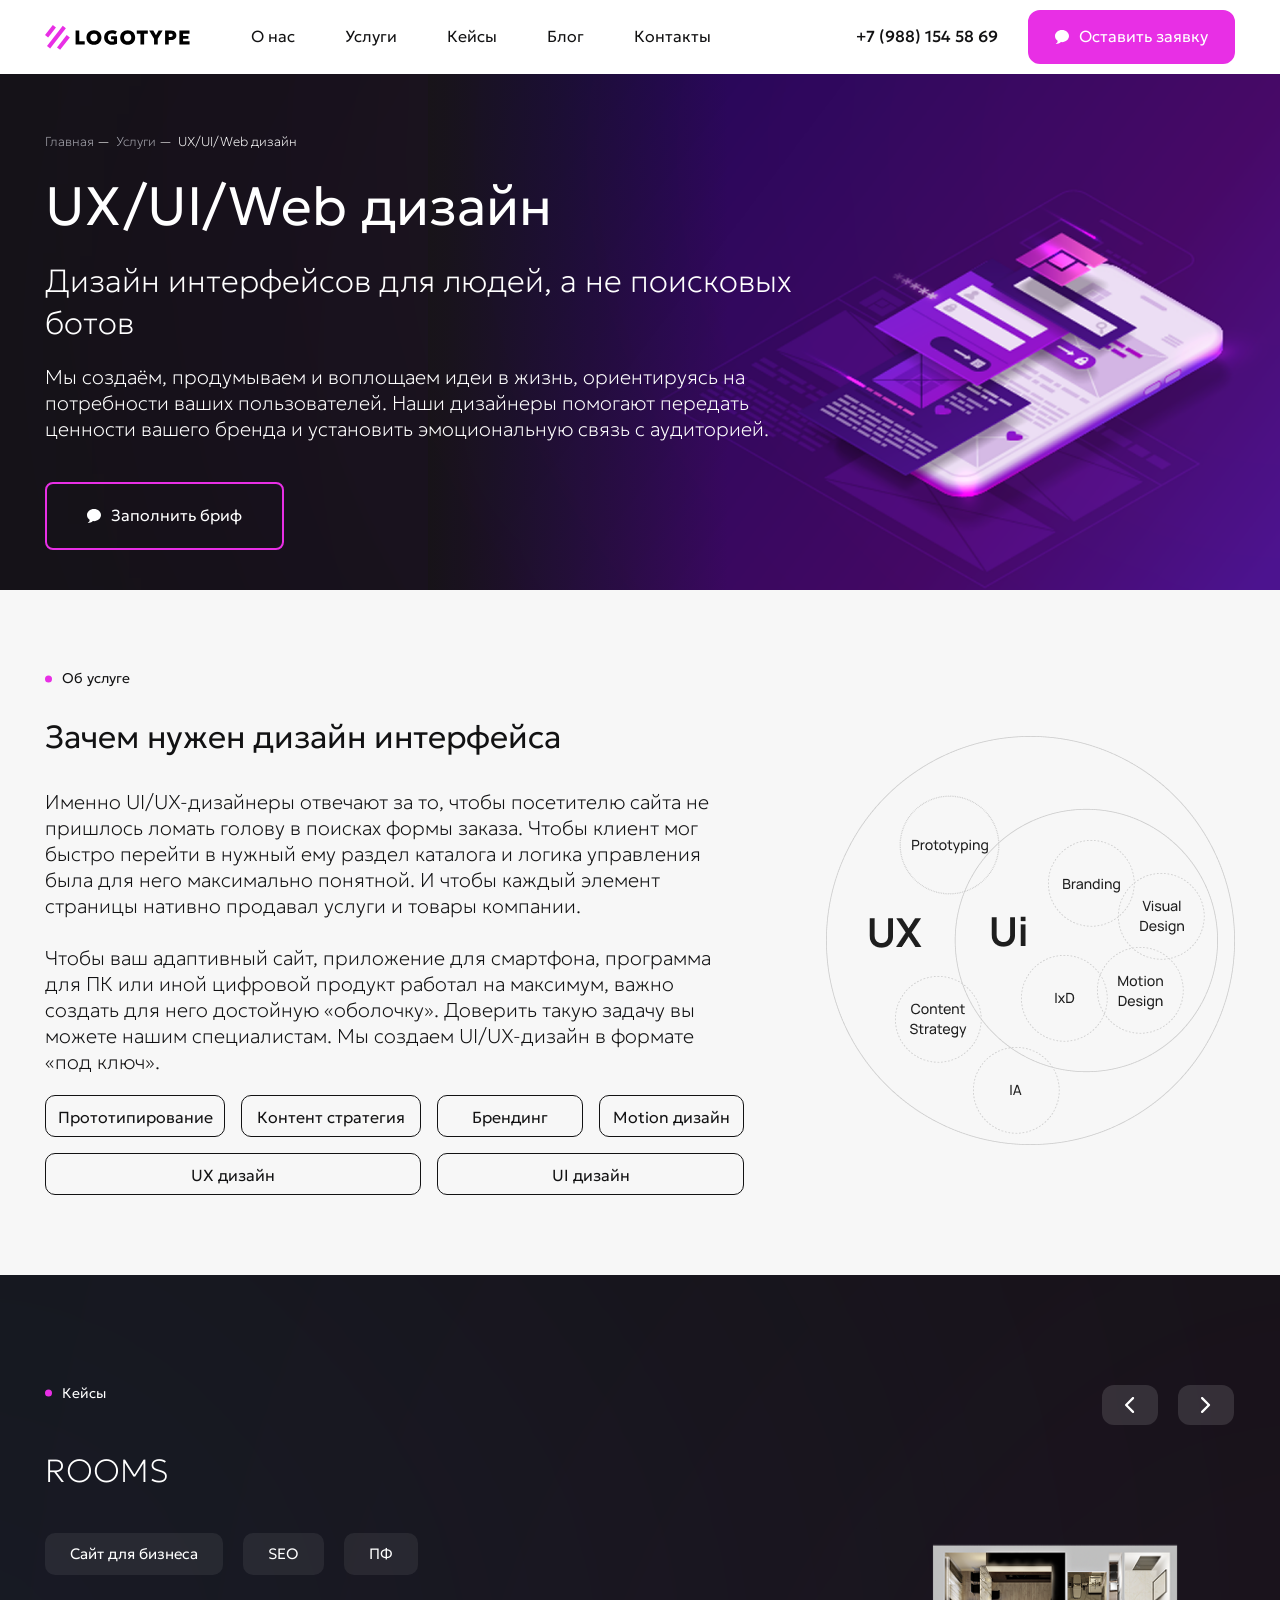
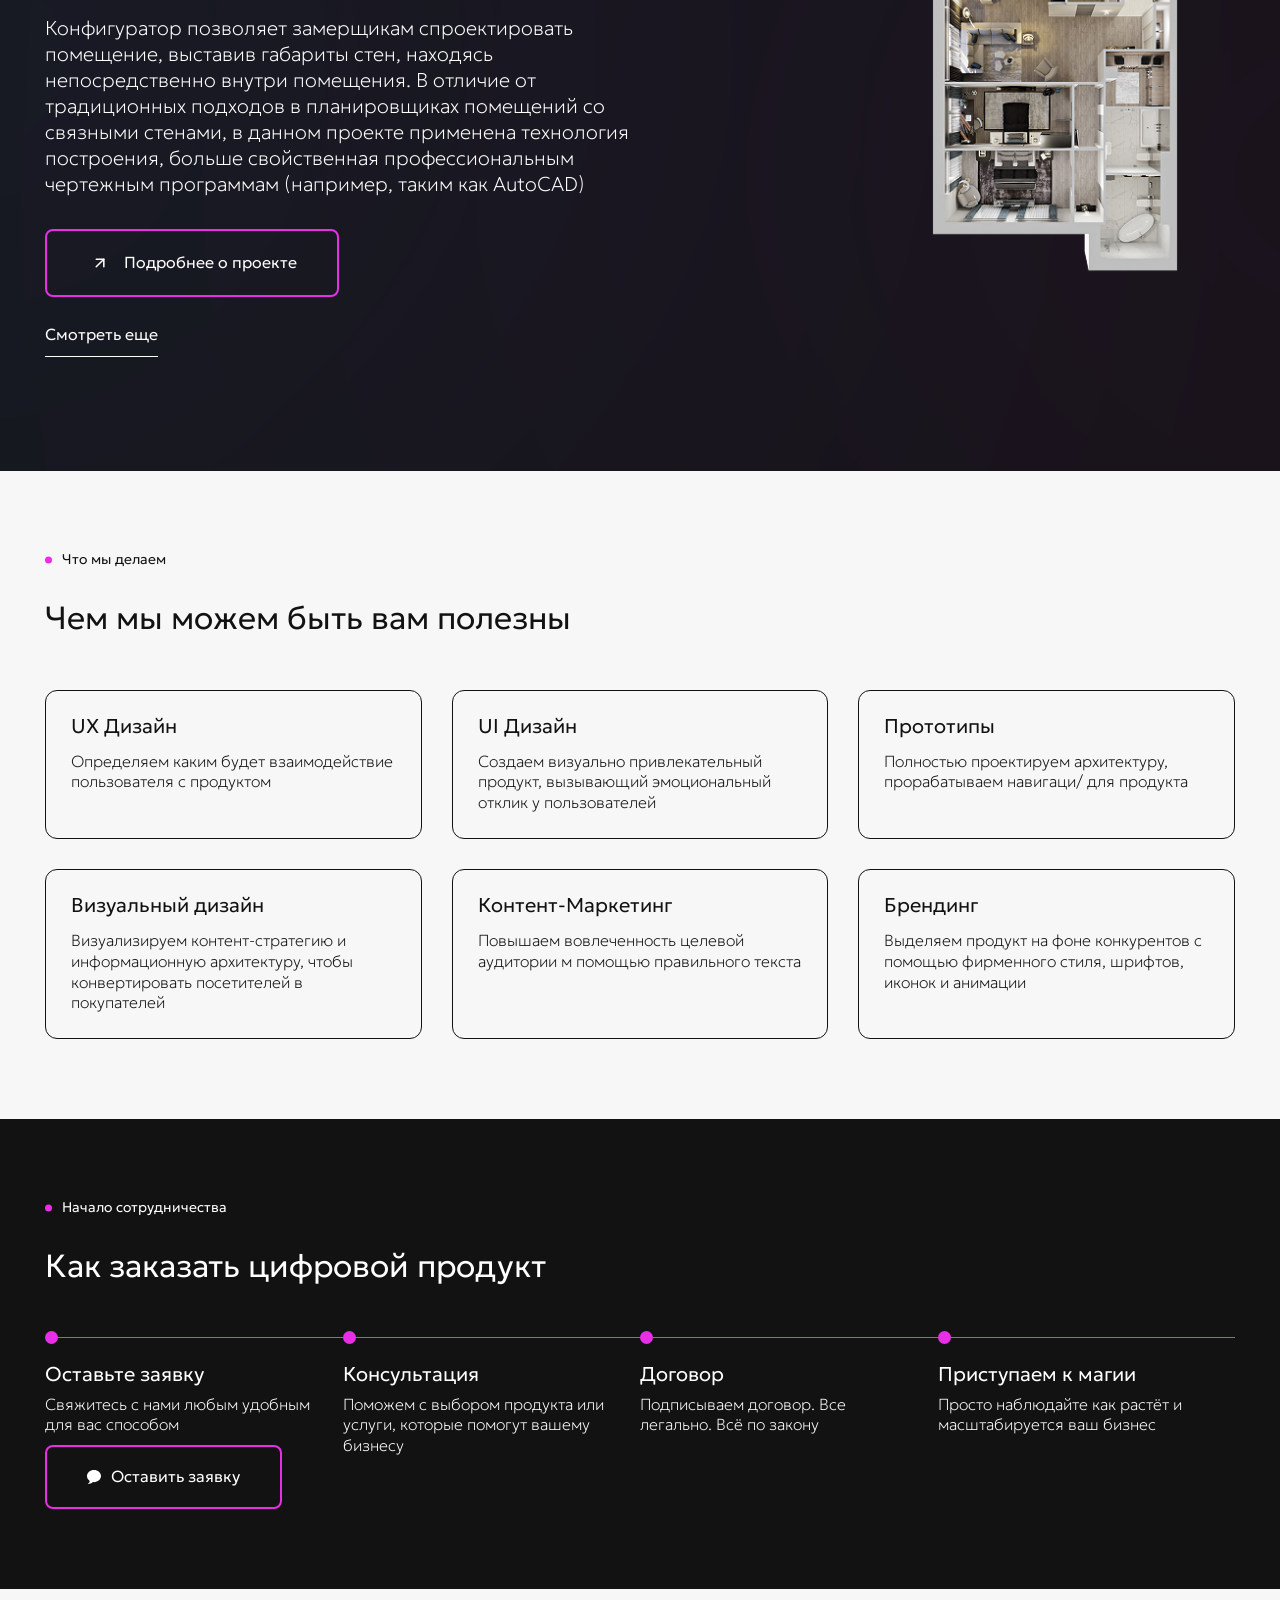
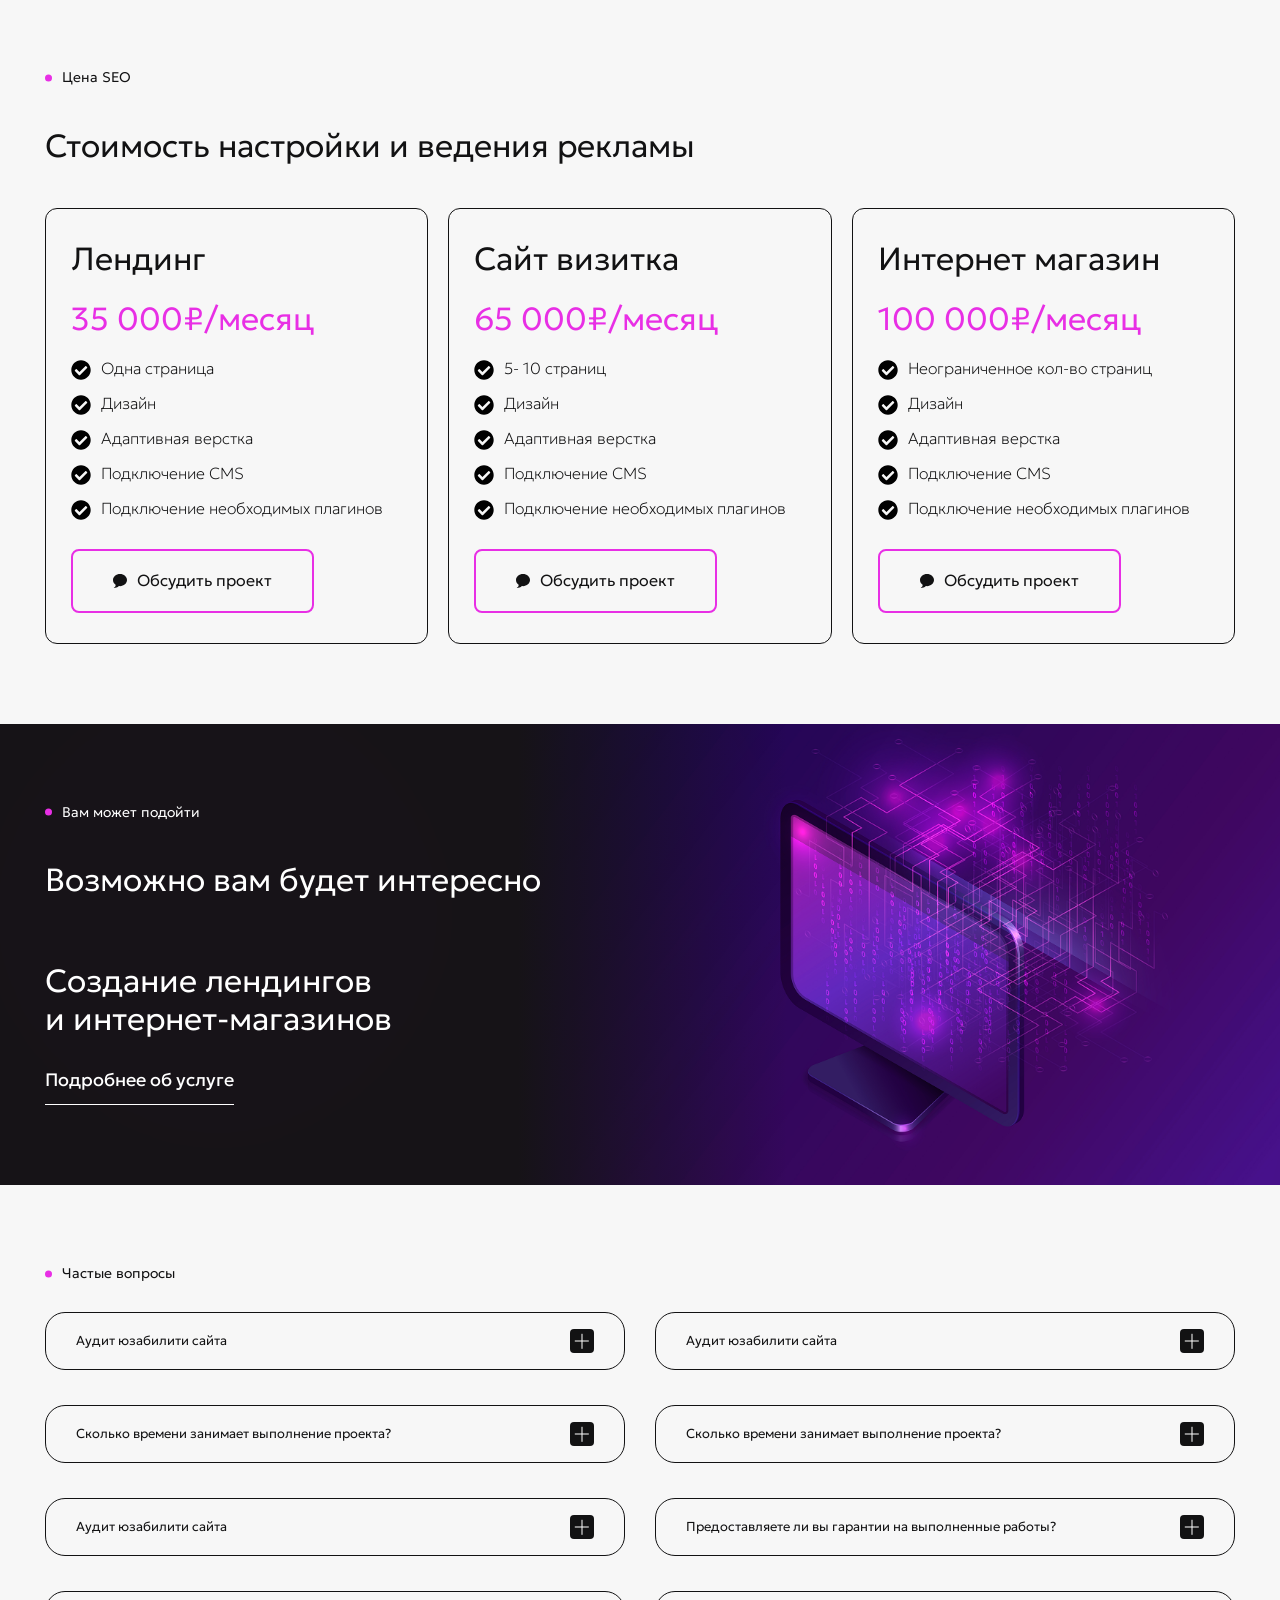
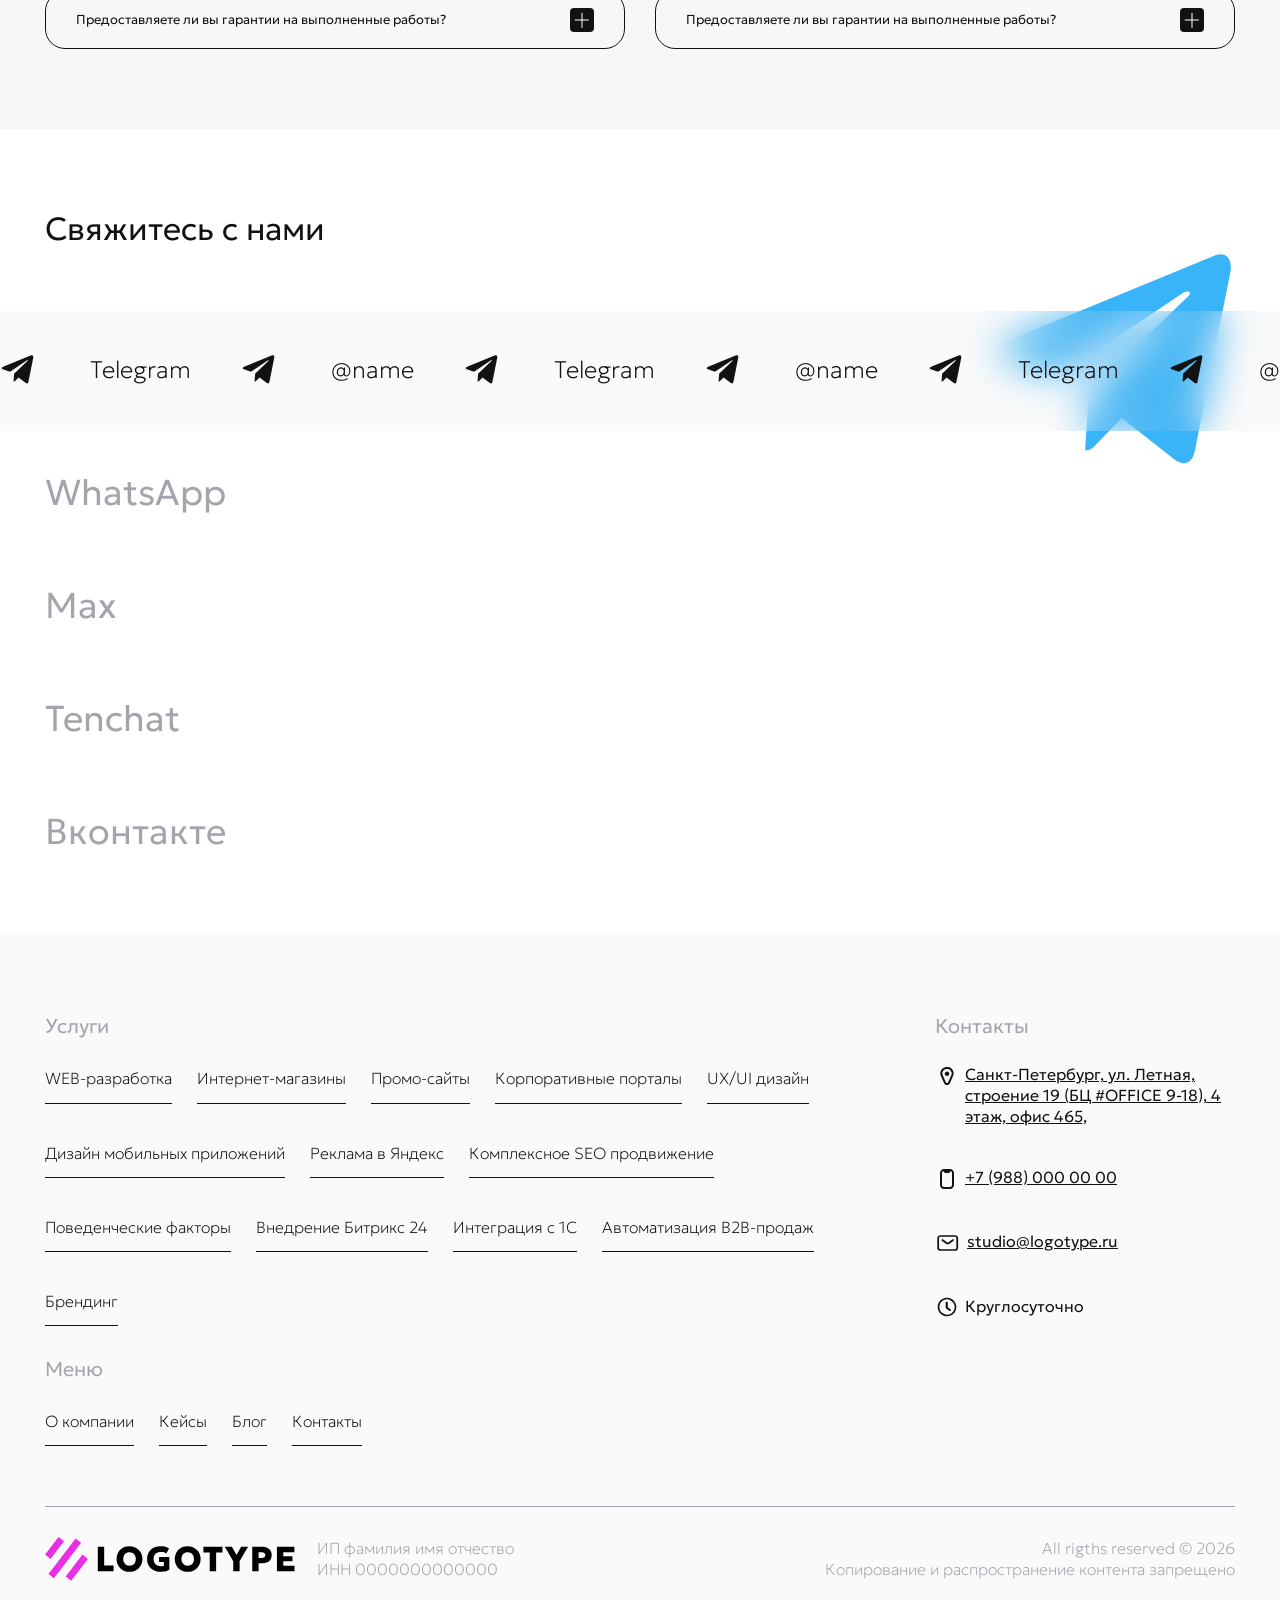
<file: services_6.html>
<!DOCTYPE html>
<html lang="en">
  <head>
    <meta charset="UTF-8" />
    <meta name="viewport" content="width=device-width, initial-scale=1.0" />
    <meta http-equiv="X-UA-Compatible" content="ie=edge" />
    <title>SEO</title>
    <link rel="stylesheet" href="css/slick.css">
    <link rel="stylesheet" href="css/style.css" />    
  </head>
  <body>

    <header class="header">
      <div class="container">
        <div class="header_block">
          <div class="header_block_left">
            <a href="#" class="header_block_left_logo">
              <img src="img/logo.svg" alt="">
            </a>
            <ul>
              <li>
                <a href="#">О нас</a>
              </li>
              <li>
                <a href="#">
                  Услуги
                </a>
              </li>
              <li>
                <a href="#">Кейсы</a>
              </li>
              <li>
                <a href="#">Блог</a>
              </li>
              <li>
                <a href="#">Контакты</a>
              </li>
            </ul>
          </div>
          <div class="header_block_right">
            <a href="tel:+79881545869" class="header_block_right_tel">+7 (988) 154 58 69</a>
            <div class="header_block_right_btn callback">
              <svg width="14" height="14" viewBox="0 0 14 14" fill="none" xmlns="http://www.w3.org/2000/svg">
                <path d="M7 0C10.866 0 14 2.71741 14 6.0695C14 9.42159 10.866 12.139 7 12.139C6.62874 12.139 6.26433 12.1137 5.90867 12.0654C4.40504 13.67 2.66866 13.9577 0.933333 14V13.6073C1.87034 13.1174 2.625 12.2251 2.625 11.2052C2.625 11.0629 2.61462 10.9232 2.5954 10.7866C1.01226 9.67381 0 7.97422 0 6.0695C0 2.71741 3.13402 0 7 0Z" fill="#fff"/>
              </svg>
              <span>Оставить заявку</span>
            </div>
            <div class="callback header_block_right_mob_btn">
              <svg width="22" height="22" viewBox="0 0 22 22" fill="none" xmlns="http://www.w3.org/2000/svg">
                <path d="M11 0C17.0752 0 22 4.27021 22 9.53779C22 14.8054 17.0752 19.0756 11 19.0756C10.4166 19.0756 9.84395 19.0358 9.28505 18.9599C6.92221 21.4814 4.19361 21.9336 1.46667 22V21.3829C2.93911 20.613 4.125 19.2108 4.125 17.6082C4.125 17.3846 4.10868 17.1651 4.07848 16.9504C1.59069 15.2017 0 12.5309 0 9.53779C0 4.27021 4.92488 0 11 0Z" fill="#121213"/>
              </svg>
            </div>
            <a href="tel:+79881545869" class="header_block_right_mob_tel">
              <svg width="22" height="22" viewBox="0 0 22 22" fill="none" xmlns="http://www.w3.org/2000/svg">
                <path d="M11.9167 1.75C12.7525 1.75 13.48 1.74806 14.0613 1.82617C14.6714 1.9082 15.2684 2.09482 15.7537 2.58008C16.2387 3.06524 16.4255 3.66151 16.5076 4.27148C16.5857 4.85285 16.5837 5.58102 16.5837 6.41699V15.583C16.5837 16.419 16.5857 17.1472 16.5076 17.7285C16.4255 18.3385 16.2387 18.9348 15.7537 19.4199C15.2684 19.9052 14.6714 20.0918 14.0613 20.1738C13.48 20.2519 12.7525 20.25 11.9167 20.25H10.0837C9.24777 20.25 8.5196 20.252 7.93823 20.1738C7.3282 20.0918 6.73201 19.9051 6.24683 19.4199C5.76165 18.9347 5.57497 18.3385 5.49292 17.7285C5.41476 17.1472 5.41675 16.419 5.41675 15.583V6.41699C5.41675 5.58102 5.41476 4.85285 5.49292 4.27148C5.57497 3.66145 5.76165 3.06526 6.24683 2.58008C6.73201 2.0949 7.3282 1.90822 7.93823 1.82617C8.5196 1.74801 9.24777 1.75 10.0837 1.75H11.9167Z" stroke="#121213" stroke-width="2"/>
                <path d="M6.41675 14.6667H15.5834" stroke="#121213" stroke-width="2"/>
              </svg>
            </a>
            <div class="header_block_right_burger">
              <svg width="22" height="22" viewBox="0 0 22 22" fill="none" xmlns="http://www.w3.org/2000/svg">
                <rect x="3.66675" y="4.58333" width="14.6667" height="4.58333" rx="1" stroke="white" stroke-width="2" stroke-linejoin="round"/>
                <rect x="3.66675" y="12.8333" width="14.6667" height="4.58333" rx="1" stroke="white" stroke-width="2" stroke-linejoin="round"/>
              </svg>
            </div>
          </div>
        </div>
      </div>
    </header>

    <section class="services_main absolute">
      <div class="container">
        <div class="services_main_wrap">
          <div class="services_main_wrap_text">
            <nav class="breadcrumb">
              <a href="#">Главная</a>&nbsp;—&nbsp;
              <a href="#">Услуги</a>&nbsp;—&nbsp;
              UX/UI/Web дизайн
            </nav>
            <h1>UX/UI/Web дизайн</h1>
            <h2>Дизайн интерфейсов для людей, а не поисковых ботов</h2>
            <p>Мы создаём, продумываем и воплощаем идеи в жизнь, ориентируясь на потребности ваших пользователей. Наши дизайнеры помогают передать ценности вашего бренда и установить эмоциональную связь с аудиторией.</p>
            <a href="#" class="btn">
              <svg width="14" height="14" viewBox="0 0 14 14" fill="none" xmlns="http://www.w3.org/2000/svg">
                <path d="M7 0C10.866 0 14 2.71741 14 6.0695C14 9.42159 10.866 12.139 7 12.139C6.62874 12.139 6.26433 12.1137 5.90867 12.0654C4.40504 13.67 2.66866 13.9577 0.933333 14V13.6073C1.87034 13.1174 2.625 12.2251 2.625 11.2052C2.625 11.0629 2.61462 10.9232 2.5954 10.7866C1.01226 9.67381 0 7.97422 0 6.0695C0 2.71741 3.13402 0 7 0Z" fill="#fff"></path>
              </svg>
              <span>Заполнить бриф</span>
            </a>
          </div>
        </div>
      </div>
      <div class="services_main_back">
        <img src="img/services/main_6.png" alt="">
      </div>
    </section>

    <section class="interface">
      <div class="container">
        <div class="subtitle">Об услуге</div>
        <div class="interface_block">
          <div class="interface_block_left">
            <h2>Зачем нужен дизайн интерфейса</h2>
            <p>Именно UI/UX-дизайнеры отвечают за то, чтобы посетителю сайта не пришлось ломать голову в поисках формы заказа. Чтобы клиент мог быстро перейти в нужный ему раздел каталога и логика управления была для него максимально понятной. И чтобы каждый элемент страницы нативно продавал услуги и товары компании.
              <br>
              <br>
              Чтобы ваш адаптивный сайт, приложение для смартфона, программа для ПК или иной цифровой продукт работал на максимум, важно создать для него достойную «оболочку». Доверить такую задачу вы можете нашим специалистам. Мы создаем UI/UX-дизайн в формате «под ключ».
            </p>
            <div class="interface_block_left_wrap">
              <ul>
                <li>Прототипирование</li>
                <li>Контент стратегия</li>
                <li>UX дизайн</li>
              </ul>
              <ul>
                <li>Брендинг</li>
                <li>Motion дизайн</li>
                <li>UI дизайн</li>
              </ul>
            </div>
          </div>
          <div class="interface_block_right">
            <img src="img/services/interface.png" alt="">
            <div class="interface_block_right_wrap">
              <ul>
                <li>Прототипирование</li>
                <li>Контент стратегия</li>
                <li>UX дизайн</li>
              </ul>
              <ul>
                <li>Брендинг</li>
                <li>Motion дизайн</li>
                <li>UI дизайн</li>
              </ul>
            </div>
          </div>
        </div>
      </div>
    </section>

    <section class="projects">
      <div class="container">
        <div class="subtitle">Кейсы</div>
        <div class="projects_slider">
          <div class="projects_slider_item">
            <div class="projects_slider_item_block">
              <h3>ROOMS</h3>
              <ul>
                <li>Сайт для бизнеса</li>
                <li>SEO</li>
                <li>ПФ</li>
              </ul>
              <img src="img/rooms.png" alt="" class="projects_slider_item_block_img">
              <p>Конфигуратор позволяет замерщикам спроектировать помещение, выставив габариты стен, находясь непосредственно внутри помещения. В отличие от традиционных подходов в планировщиках помещений со связными стенами, в данном проекте применена технология построения, больше свойственная профессиональным чертежным программам (например, таким как AutoCAD)</p>
              <a href="#" class="btn">
                <svg width="27" height="27" viewBox="0 0 27 27" fill="none" xmlns="http://www.w3.org/2000/svg">
                  <path fill-rule="evenodd" clip-rule="evenodd" d="M8.68547 17.3725C8.38564 17.0727 8.38564 16.5865 8.68547 16.2867L16.286 8.68619C16.5858 8.38636 17.0719 8.38636 17.3718 8.68619C17.6716 8.98602 17.6716 9.47215 17.3718 9.77198L9.77126 17.3725C9.47143 17.6723 8.9853 17.6723 8.68547 17.3725Z" fill="white"/>
                  <path fill-rule="evenodd" clip-rule="evenodd" d="M8.4606 9.229C8.4606 8.80498 8.80434 8.46124 9.22836 8.46124L16.8289 8.46124C17.2529 8.46124 17.5966 8.80498 17.5966 9.229L17.5966 16.8295C17.5966 17.2535 17.2529 17.5973 16.8289 17.5973C16.4048 17.5973 16.0611 17.2535 16.0611 16.8295L16.0611 9.99677L9.22836 9.99677C8.80434 9.99677 8.4606 9.65303 8.4606 9.229Z" fill="white"/>
                </svg>
                <span>Подробнее о проекте</span>
              </a>
            </div>
          </div>
          <div class="projects_slider_item">
            <div class="projects_slider_item_block">
              <h3>ROOMS 1</h3>
              <ul>
                <li>Сайт для бизнеса 1</li>
                <li>SEO 1</li>
                <li>ПФ 1</li>
              </ul>
              <img src="img/rooms.png" alt="" class="projects_slider_item_block_img">
              <p>Конфигуратор позволяет замерщикам спроектировать помещение, выставив габариты стен, находясь непосредственно внутри помещения. В отличие от традиционных подходов в планировщиках помещений со связными стенами, в данном проекте применена технология построения, больше свойственная профессиональным чертежным программам (например, таким как AutoCAD)</p>
              <a href="#" class="btn">
                <svg width="27" height="27" viewBox="0 0 27 27" fill="none" xmlns="http://www.w3.org/2000/svg">
                  <path fill-rule="evenodd" clip-rule="evenodd" d="M8.68547 17.3725C8.38564 17.0727 8.38564 16.5865 8.68547 16.2867L16.286 8.68619C16.5858 8.38636 17.0719 8.38636 17.3718 8.68619C17.6716 8.98602 17.6716 9.47215 17.3718 9.77198L9.77126 17.3725C9.47143 17.6723 8.9853 17.6723 8.68547 17.3725Z" fill="white"/>
                  <path fill-rule="evenodd" clip-rule="evenodd" d="M8.4606 9.229C8.4606 8.80498 8.80434 8.46124 9.22836 8.46124L16.8289 8.46124C17.2529 8.46124 17.5966 8.80498 17.5966 9.229L17.5966 16.8295C17.5966 17.2535 17.2529 17.5973 16.8289 17.5973C16.4048 17.5973 16.0611 17.2535 16.0611 16.8295L16.0611 9.99677L9.22836 9.99677C8.80434 9.99677 8.4606 9.65303 8.4606 9.229Z" fill="white"/>
                </svg>
                <span>Подробнее о проекте</span>
              </a>
            </div>
          </div>
        </div>
        <a href="#" class="projects_all">Смотреть еще</a>
        <div class="projects_arrows">
          <div class="projects_arrows_btn projects_arrows_prev">
            <svg width="10" height="16" viewBox="0 0 10 16" fill="none" xmlns="http://www.w3.org/2000/svg">
              <path d="M0.328629 8.79208L7.20839 15.6716C7.64602 16.1095 8.35558 16.1095 8.793 15.6716C9.23046 15.2342 9.23046 14.5246 8.793 14.0872L2.70547 7.99989L8.79282 1.91276C9.23028 1.47513 9.23028 0.765684 8.79282 0.328226C8.35536 -0.109409 7.64585 -0.109409 7.20821 0.328226L0.328452 7.20786C0.109723 7.4267 0.000481606 7.7132 0.000481606 7.99985C0.000481606 8.28664 0.109936 8.57335 0.328629 8.79208Z" fill="white"/>
            </svg>
          </div>
          <div class="projects_arrows_btn projects_arrows_next">
            <svg width="10" height="16" viewBox="0 0 10 16" fill="none" xmlns="http://www.w3.org/2000/svg">
              <path d="M8.79246 8.79208L1.9127 15.6716C1.47507 16.1095 0.765517 16.1095 0.328094 15.6716C-0.109365 15.2342 -0.109365 14.5246 0.328094 14.0872L6.41562 7.99989L0.328271 1.91276C-0.109188 1.47513 -0.109188 0.765684 0.328271 0.328226C0.76573 -0.109409 1.47525 -0.109409 1.91288 0.328226L8.79264 7.20786C9.01137 7.4267 9.12061 7.7132 9.12061 7.99985C9.12061 8.28664 9.01116 8.57335 8.79246 8.79208Z" fill="#fff"/>
            </svg>
          </div>
        </div>
      </div>
    </section>

    <section class="useful">
      <div class="container">
        <div class="subtitle">Что мы делаем</div>
        <h2>Чем мы можем быть вам полезны</h2>
        <div class="useful_list">
          <div class="useful_list_item">
            <h4>UX Дизайн</h4>
            <p>Определяем каким будет взаимодействие пользователя с продуктом</p>
          </div>
          <div class="useful_list_item">
            <h4>UI Дизайн</h4>
            <p>Создаем визуально привлекательный продукт, вызывающий эмоциональный отклик у пользователей</p>
          </div>
          <div class="useful_list_item">
            <h4>Прототипы</h4>
            <p>Полностью проектируем архитектуру, прорабатываем навигаци/ для продукта</p>
          </div>
          <div class="useful_list_item">
            <h4>Визуальный дизайн</h4>
            <p>Визуализируем контент-стратегию и информационную архитектуру, чтобы конвертировать посетителей в покупателей</p>
          </div>
          <div class="useful_list_item">
            <h4>Контент-Маркетинг</h4>
            <p>Повышаем вовлеченность целевой аудитории м помощью правильного текста</p>
          </div>
          <div class="useful_list_item">
            <h4>Брендинг</h4>
            <p>Выделяем продукт на фоне конкурентов с помощью фирменного стиля, шрифтов, иконок и анимации</p>
          </div>
        </div>
      </div>
    </section>

    <section class="cooperation">
      <div class="container">
        <div class="cooperation_block">
          <div class="subtitle">Начало сотрудничества</div>
          <h2>Как заказать цифровой продукт</h2>
          <div class="cooperation_block_main">
            <div class="cooperation_block_line"></div>
            <div class="cooperation_block_wrap">
              <div class="cooperation_block_wrap_item">
                <h4>Оставьте заявку</h4>
                <p>Свяжитесь с нами любым удобным для вас способом</p>
                <a href="#" class="btn">
                  <svg width="14" height="14" viewBox="0 0 14 14" fill="none" xmlns="http://www.w3.org/2000/svg">
                    <path d="M7 0C10.866 0 14 2.71741 14 6.0695C14 9.42159 10.866 12.139 7 12.139C6.62874 12.139 6.26433 12.1137 5.90867 12.0654C4.40504 13.67 2.66866 13.9577 0.933333 14V13.6073C1.87034 13.1174 2.625 12.2251 2.625 11.2052C2.625 11.0629 2.61462 10.9232 2.5954 10.7866C1.01226 9.67381 0 7.97422 0 6.0695C0 2.71741 3.13402 0 7 0Z" fill="white"/>
                  </svg>
                  <span>Оставить заявку</span>
                </a>
              </div>
              <div class="cooperation_block_wrap_item">
                <h4>Консультация</h4>
                <p>Поможем с выбором продукта или услуги, которые помогут вашему бизнесу</p>
              </div>
              <div class="cooperation_block_wrap_item">
                <h4>Договор</h4>
                <p>Подписываем договор. Все легально. Всё по закону</p>
              </div>
              <div class="cooperation_block_wrap_item">
                <h4>Приступаем к магии</h4>
                <p>Просто наблюдайте как растёт и масштабируется ваш бизнес</p>
              </div>
            </div>
          </div>
        </div>
      </div>
    </section>

    <section class="cost">
      <div class="container">
        <div class="subtitle">Цена SEO</div>
        <h2>Стоимость настройки и ведения рекламы</h2>
        <div class="cost_block cost_block_three">
          <div class="cost_block_white cost_block_three_item">
            <h2>Лендинг</h2>
            <span class="price">35 000₽/месяц</span>
            <ul>
              <li>
                <img src="img/services/ok_black.svg" alt="">
                <span>Одна страница</span>
              </li>
              <li>
                <img src="img/services/ok_black.svg" alt="">
                <span>Дизайн</span>
              </li>
              <li>
                <img src="img/services/ok_black.svg" alt="">
                <span>Адаптивная верстка</span>
              </li>
              <li>
                <img src="img/services/ok_black.svg" alt="">
                <span>Подключение CMS</span>
              </li>
              <li>
                <img src="img/services/ok_black.svg" alt="">
                <span>Подключение необходимых плагинов</span>
              </li>
            </ul>
            <div class="btn callback">
              <svg width="14" height="14" viewBox="0 0 14 14" fill="none" xmlns="http://www.w3.org/2000/svg">
                <path d="M7 0C10.866 0 14 2.71741 14 6.0695C14 9.42159 10.866 12.139 7 12.139C6.62874 12.139 6.26433 12.1137 5.90867 12.0654C4.40504 13.67 2.66866 13.9577 0.933333 14V13.6073C1.87034 13.1174 2.625 12.2251 2.625 11.2052C2.625 11.0629 2.61462 10.9232 2.5954 10.7866C1.01226 9.67381 0 7.97422 0 6.0695C0 2.71741 3.13402 0 7 0Z" fill="#121213"></path>
              </svg>
              <span>Обсудить проект</span>
            </div>
          </div>

          <div class="cost_block_white cost_block_three_item">
            <h2>Сайт визитка</h2>
            <span class="price">65 000₽/месяц</span>
            <ul>
              <li>
                <img src="img/services/ok_black.svg" alt="">
                <span>5- 10 страниц</span>
              </li>
              <li>
                <img src="img/services/ok_black.svg" alt="">
                <span>Дизайн</span>
              </li>
              <li>
                <img src="img/services/ok_black.svg" alt="">
                <span>Адаптивная верстка</span>
              </li>
              <li>
                <img src="img/services/ok_black.svg" alt="">
                <span>Подключение CMS</span>
              </li>
              <li>
                <img src="img/services/ok_black.svg" alt="">
                <span>Подключение необходимых плагинов</span>
              </li>
            </ul>
            <div class="btn callback">
              <svg width="14" height="14" viewBox="0 0 14 14" fill="none" xmlns="http://www.w3.org/2000/svg">
                <path d="M7 0C10.866 0 14 2.71741 14 6.0695C14 9.42159 10.866 12.139 7 12.139C6.62874 12.139 6.26433 12.1137 5.90867 12.0654C4.40504 13.67 2.66866 13.9577 0.933333 14V13.6073C1.87034 13.1174 2.625 12.2251 2.625 11.2052C2.625 11.0629 2.61462 10.9232 2.5954 10.7866C1.01226 9.67381 0 7.97422 0 6.0695C0 2.71741 3.13402 0 7 0Z" fill="#121213"></path>
              </svg>
              <span>Обсудить проект</span>
            </div>
          </div>

          <div class="cost_block_white cost_block_three_item">
            <h2>Интернет магазин</h2>
            <span class="price">100 000₽/месяц</span>
            <ul>
              <li>
                <img src="img/services/ok_black.svg" alt="">
                <span>Неограниченное кол-во страниц</span>
              </li>
              <li>
                <img src="img/services/ok_black.svg" alt="">
                <span>Дизайн</span>
              </li>
              <li>
                <img src="img/services/ok_black.svg" alt="">
                <span>Адаптивная верстка</span>
              </li>
              <li>
                <img src="img/services/ok_black.svg" alt="">
                <span>Подключение CMS</span>
              </li>
              <li>
                <img src="img/services/ok_black.svg" alt="">
                <span>Подключение необходимых плагинов</span>
              </li>
            </ul>
            <div class="btn callback">
              <svg width="14" height="14" viewBox="0 0 14 14" fill="none" xmlns="http://www.w3.org/2000/svg">
                <path d="M7 0C10.866 0 14 2.71741 14 6.0695C14 9.42159 10.866 12.139 7 12.139C6.62874 12.139 6.26433 12.1137 5.90867 12.0654C4.40504 13.67 2.66866 13.9577 0.933333 14V13.6073C1.87034 13.1174 2.625 12.2251 2.625 11.2052C2.625 11.0629 2.61462 10.9232 2.5954 10.7866C1.01226 9.67381 0 7.97422 0 6.0695C0 2.71741 3.13402 0 7 0Z" fill="#121213"></path>
              </svg>
              <span>Обсудить проект</span>
            </div>
          </div>

        </div>
      </div>
    </section>

    <section class="might">
      <div class="container">
        <div class="subtitle">Вам может подойти</div>
        <h2>Возможно вам будет интересно</h2>
        <div class="might_link">
          <h3>Cоздание лендингов <br> и интернет-магазинов</h3>
          <a href="#">Подробнее об услуге</a>
        </div>
      </div>
      <div class="might_back">
        <img src="img/services/main_5.png" alt="">
      </div>
    </section>

    <section class="faq">
      <div class="container">
        <div class="subtitle">Частые вопросы</div>
        <div class="faq_wrap">
          <div class="faq_wrap_item">
            <div class="faq_wrap_item_head">
              <span>Аудит юзабилити сайта</span>
              <div class="faq_wrap_item_head_btn"></div>
            </div>
            <div class="faq_wrap_item_body">
              <p>Lorem ipsum dolor, sit amet consectetur adipisicing elit. Nostrum quibusdam, et at ut, ipsum rerum repellendus possimus explicabo sit, excepturi facere tempore maxime vel repellat illo quo neque dolores porro optio veniam molestias! Sequi labore expedita minus ad vel debitis illum temporibus enim repellendus fugit eos error neque, ipsam provident.</p>
            </div>
          </div>
          <div class="faq_wrap_item">
            <div class="faq_wrap_item_head">
              <span>Аудит юзабилити сайта</span>
              <div class="faq_wrap_item_head_btn"></div>
            </div>
            <div class="faq_wrap_item_body">
              <p>Lorem ipsum dolor, sit amet consectetur adipisicing elit. Nostrum quibusdam, et at ut, ipsum rerum repellendus possimus explicabo sit, excepturi facere tempore maxime vel repellat illo quo neque dolores porro optio veniam molestias! Sequi labore expedita minus ad vel debitis illum temporibus enim repellendus fugit eos error neque, ipsam provident.</p>
            </div>
          </div>
          <div class="faq_wrap_item">
            <div class="faq_wrap_item_head">
              <span>Сколько времени занимает выполнение проекта?</span>
              <div class="faq_wrap_item_head_btn"></div>
            </div>
            <div class="faq_wrap_item_body">
              <p>Lorem ipsum dolor, sit amet consectetur adipisicing elit. Nostrum quibusdam, et at ut, ipsum rerum repellendus possimus explicabo sit, excepturi facere tempore maxime vel repellat illo quo neque dolores porro optio veniam molestias! Sequi labore expedita minus ad vel debitis illum temporibus enim repellendus fugit eos error neque, ipsam provident.</p>
            </div>
          </div>
          <div class="faq_wrap_item">
            <div class="faq_wrap_item_head">
              <span>Сколько времени занимает выполнение проекта?</span>
              <div class="faq_wrap_item_head_btn"></div>
            </div>
            <div class="faq_wrap_item_body">
              <p>Lorem ipsum dolor, sit amet consectetur adipisicing elit. Nostrum quibusdam, et at ut, ipsum rerum repellendus possimus explicabo sit, excepturi facere tempore maxime vel repellat illo quo neque dolores porro optio veniam molestias! Sequi labore expedita minus ad vel debitis illum temporibus enim repellendus fugit eos error neque, ipsam provident.</p>
            </div>
          </div>
          <div class="faq_wrap_item">
            <div class="faq_wrap_item_head">
              <span>Аудит юзабилити сайта</span>
              <div class="faq_wrap_item_head_btn"></div>
            </div>
            <div class="faq_wrap_item_body">
              <p>Lorem ipsum dolor, sit amet consectetur adipisicing elit. Nostrum quibusdam, et at ut, ipsum rerum repellendus possimus explicabo sit, excepturi facere tempore maxime vel repellat illo quo neque dolores porro optio veniam molestias! Sequi labore expedita minus ad vel debitis illum temporibus enim repellendus fugit eos error neque, ipsam provident.</p>
            </div>
          </div>
          <div class="faq_wrap_item">
            <div class="faq_wrap_item_head">
              <span>Предоставляете ли вы гарантии на выполненные работы?</span>
              <div class="faq_wrap_item_head_btn"></div>
            </div>
            <div class="faq_wrap_item_body">
              <p>Lorem ipsum dolor, sit amet consectetur adipisicing elit. Nostrum quibusdam, et at ut, ipsum rerum repellendus possimus explicabo sit, excepturi facere tempore maxime vel repellat illo quo neque dolores porro optio veniam molestias! Sequi labore expedita minus ad vel debitis illum temporibus enim repellendus fugit eos error neque, ipsam provident.</p>
            </div>
          </div>
          <div class="faq_wrap_item">
            <div class="faq_wrap_item_head">
              <span>Предоставляете ли вы гарантии на выполненные работы?</span>
              <div class="faq_wrap_item_head_btn"></div>
            </div>
            <div class="faq_wrap_item_body">
              <p>Lorem ipsum dolor, sit amet consectetur adipisicing elit. Nostrum quibusdam, et at ut, ipsum rerum repellendus possimus explicabo sit, excepturi facere tempore maxime vel repellat illo quo neque dolores porro optio veniam molestias! Sequi labore expedita minus ad vel debitis illum temporibus enim repellendus fugit eos error neque, ipsam provident.</p>
            </div>
          </div>
          <div class="faq_wrap_item">
            <div class="faq_wrap_item_head">
              <span>Предоставляете ли вы гарантии на выполненные работы?</span>
              <div class="faq_wrap_item_head_btn"></div>
            </div>
            <div class="faq_wrap_item_body">
              <p>Lorem ipsum dolor, sit amet consectetur adipisicing elit. Nostrum quibusdam, et at ut, ipsum rerum repellendus possimus explicabo sit, excepturi facere tempore maxime vel repellat illo quo neque dolores porro optio veniam molestias! Sequi labore expedita minus ad vel debitis illum temporibus enim repellendus fugit eos error neque, ipsam provident.</p>
            </div>
          </div>
        </div>
      </div>
    </section>

    <div class="dropdown">
      <div class="dropdown_top">
        <a href="#" class="dropdown_top_logo">
          <img src="img/logo.svg" alt="">
        </a>
        <div class="dropdown_top_close">
          <svg width="18" height="18" viewBox="0 0 18 18" fill="none" xmlns="http://www.w3.org/2000/svg">
            <g clip-path="url(#clip0_153_36516)">
            <path d="M10.8043 9.00104L17.7978 2.00164C17.8618 1.93785 17.9126 1.86204 17.9472 1.77857C17.9819 1.69509 17.9997 1.6056 17.9997 1.51521C17.9997 1.42482 17.9819 1.33533 17.9472 1.25185C17.9126 1.16838 17.8618 1.09257 17.7978 1.02878L16.9656 0.195827C16.8347 0.0705807 16.6606 0.000679918 16.4796 0.000679918C16.2985 0.000679918 16.1244 0.0705807 15.9935 0.195827L9 7.19523L2.00645 0.195827C1.87586 0.0702905 1.70193 4.01735e-06 1.52086 -0.000396911C1.33979 -0.00079784 1.16554 0.0687177 1.0344 0.193675L0.199995 1.02663C0.0712985 1.15575 -0.000976562 1.33068 -0.000976562 1.51306C-0.000976562 1.69544 0.0712985 1.87037 0.199995 1.99949L7.19569 9.00104L0.202146 16.0004C0.138164 16.0642 0.0873957 16.14 0.0527549 16.2235C0.0181141 16.307 0.000282117 16.3965 0.000282117 16.4869C0.000282117 16.5773 0.0181141 16.6668 0.0527549 16.7502C0.0873957 16.8337 0.138164 16.9095 0.202146 16.9733L1.0344 17.8063C1.16527 17.9315 1.33936 18.0014 1.52043 18.0014C1.70149 18.0014 1.87558 17.9315 2.00645 17.8063L9 10.8069L15.9935 17.8063C16.1244 17.9315 16.2985 18.0014 16.4796 18.0014C16.6606 18.0014 16.8347 17.9315 16.9656 17.8063L17.7978 16.9733C17.9265 16.8442 17.9988 16.6692 17.9988 16.4869C17.9988 16.3045 17.9265 16.1296 17.7978 16.0004L10.8043 9.00104Z" fill="white"/>
            </g>
            <defs>
            <clipPath id="clip0_153_36516">
            <rect width="18" height="18" fill="white"/>
            </clipPath>
            </defs>
          </svg>
        </div>
      </div>
      <ul>
        <li>
          <a href="#">О нас</a>
        </li>
        <li>
          <a href="#">Услуги</a>
        </li>
        <li>
          <a href="#">Кейсы</a>
        </li>
        <li>
          <a href="#">Блог</a>
        </li>
        <li>
          <a href="#">Контакты</a>
        </li>
      </ul>
      <div class="dropdown_info">
        <div class="dropdown_info_item">
          <span class="dropdown_info_item_subtitle">Мессенджеры:</span>
          <div class="dropdown_info_item_btns">
            <a href="#">
              <img src="img/header/tg.svg" alt="">
              <span>Telegram</span>
            </a>
            <a href="#">
              <img src="img/header/wap.svg" alt="">
              <span>WhatsApp</span>
            </a>
          </div>
        </div>
        <div class="dropdown_info_item">
          <span class="dropdown_info_item_subtitle">Электронная почта: </span>
          <a href="mailto:studio@logotype.ru" class="dropdown_info_item_text">studio@logotype.ru</a>
        </div>
        <div class="dropdown_info_item">
          <span class="dropdown_info_item_subtitle">Контактный телефон офиса:</span>
          <a href="tel:+79881545869" class="dropdown_info_item_text">+7 (988) 154 58 69</a>
        </div>
      </div>
    </div>

    <div class="back_modal"></div>

    <div class="modal_call">
      <h2>Свяжитесь с нами</h2>
      <div class="modal_call_close">
        <svg width="18" height="18" viewBox="0 0 18 18" fill="none" xmlns="http://www.w3.org/2000/svg">
          <g clip-path="url(#clip0_153_36516)">
          <path d="M10.8043 9.00104L17.7978 2.00164C17.8618 1.93785 17.9126 1.86204 17.9472 1.77857C17.9819 1.69509 17.9997 1.6056 17.9997 1.51521C17.9997 1.42482 17.9819 1.33533 17.9472 1.25185C17.9126 1.16838 17.8618 1.09257 17.7978 1.02878L16.9656 0.195827C16.8347 0.0705807 16.6606 0.000679918 16.4796 0.000679918C16.2985 0.000679918 16.1244 0.0705807 15.9935 0.195827L9 7.19523L2.00645 0.195827C1.87586 0.0702905 1.70193 4.01735e-06 1.52086 -0.000396911C1.33979 -0.00079784 1.16554 0.0687177 1.0344 0.193675L0.199995 1.02663C0.0712985 1.15575 -0.000976562 1.33068 -0.000976562 1.51306C-0.000976562 1.69544 0.0712985 1.87037 0.199995 1.99949L7.19569 9.00104L0.202146 16.0004C0.138164 16.0642 0.0873957 16.14 0.0527549 16.2235C0.0181141 16.307 0.000282117 16.3965 0.000282117 16.4869C0.000282117 16.5773 0.0181141 16.6668 0.0527549 16.7502C0.0873957 16.8337 0.138164 16.9095 0.202146 16.9733L1.0344 17.8063C1.16527 17.9315 1.33936 18.0014 1.52043 18.0014C1.70149 18.0014 1.87558 17.9315 2.00645 17.8063L9 10.8069L15.9935 17.8063C16.1244 17.9315 16.2985 18.0014 16.4796 18.0014C16.6606 18.0014 16.8347 17.9315 16.9656 17.8063L17.7978 16.9733C17.9265 16.8442 17.9988 16.6692 17.9988 16.4869C17.9988 16.3045 17.9265 16.1296 17.7978 16.0004L10.8043 9.00104Z" fill="white"/>
          </g>
          <defs>
          <clipPath id="clip0_153_36516">
          <rect width="18" height="18" fill="white"/>
          </clipPath>
          </defs>
        </svg>
      </div>
      <span class="modal_call_subtitle">Любым удобным способом</span>
      <div class="modal_call_links">
        <a href="#">
          <img src="img/header/tg.svg" alt="">
          <span>Напишите нам в Telegram</span>
        </a>
        <a href="#">
          <img src="img/header/wap.svg" alt="">
          <span>Напишите нам в WhatsApp</span>
        </a>
      </div>
      <div class="modal_call_down">
        <span>Или позвоните нам</span>
        <a href="tel:+79881545869">+7 (988) 154 58 69</a>
      </div>
    </div>

    <section class="connect">
      <div class="container">
        <h2>Свяжитесь с нами</h2>
      </div>
      <div class="connect_wrap">
        <a href="#" class="connect_marque">
          <div class="connect_marque_track">
            <div class="connect_marque_item">
              <img src="img/connect/tg.svg" alt="">
              <span>Telegram</span>
            </div>
            <div class="connect_marque_item">
              <img src="img/connect/tg.svg" alt="">
              <span>@name</span>
            </div>
            <div class="connect_marque_item">
              <img src="img/connect/tg.svg" alt="">
              <span>Telegram</span>
            </div>
            <div class="connect_marque_item">
              <img src="img/connect/tg.svg" alt="">
              <span>@name</span>
            </div>
            <div class="connect_marque_item">
              <img src="img/connect/tg.svg" alt="">
              <span>Telegram</span>
            </div>
            <div class="connect_marque_item">
              <img src="img/connect/tg.svg" alt="">
              <span>@name</span>
            </div>
            <div class="connect_marque_item">
              <img src="img/connect/tg.svg" alt="">
              <span>Telegram</span>
            </div>
            <div class="connect_marque_item">
              <img src="img/connect/tg.svg" alt="">
              <span>@name</span>
            </div>
            <div class="connect_marque_item">
              <img src="img/connect/tg.svg" alt="">
              <span>Telegram</span>
            </div>
            <div class="connect_marque_item">
              <img src="img/connect/tg.svg" alt="">
              <span>@name</span>
            </div>
            <div class="connect_marque_item">
              <img src="img/connect/tg.svg" alt="">
              <span>Telegram</span>
            </div>
            <div class="connect_marque_item">
              <img src="img/connect/tg.svg" alt="">
              <span>@name</span>
            </div>
            <div class="connect_marque_item">
              <img src="img/connect/tg.svg" alt="">
              <span>Telegram</span>
            </div>
            <div class="connect_marque_item">
              <img src="img/connect/tg.svg" alt="">
              <span>@name</span>
            </div>
            <div class="connect_marque_item">
              <img src="img/connect/tg.svg" alt="">
              <span>Telegram</span>
            </div>
            <div class="connect_marque_item">
              <img src="img/connect/tg.svg" alt="">
              <span>@name</span>
            </div>
            <div class="connect_marque_item">
              <img src="img/connect/tg.svg" alt="">
              <span>Telegram</span>
            </div>
            <div class="connect_marque_item">
              <img src="img/connect/tg.svg" alt="">
              <span>@name</span>
            </div>
            <div class="connect_marque_item">
              <img src="img/connect/tg.svg" alt="">
              <span>Telegram</span>
            </div>
            <div class="connect_marque_item">
              <img src="img/connect/tg.svg" alt="">
              <span>@name</span>
            </div>
            <div class="connect_marque_item">
              <img src="img/connect/tg.svg" alt="">
              <span>Telegram</span>
            </div>
            <div class="connect_marque_item">
              <img src="img/connect/tg.svg" alt="">
              <span>@name</span>
            </div>
            <div class="connect_marque_item">
              <img src="img/connect/tg.svg" alt="">
              <span>Telegram</span>
            </div>
            <div class="connect_marque_item">
              <img src="img/connect/tg.svg" alt="">
              <span>@name</span>
            </div>
            <div class="connect_marque_item">
              <img src="img/connect/tg.svg" alt="">
              <span>Telegram</span>
            </div>
            <div class="connect_marque_item">
              <img src="img/connect/tg.svg" alt="">
              <span>@name</span>
            </div>
            <div class="connect_marque_item">
              <img src="img/connect/tg.svg" alt="">
              <span>Telegram</span>
            </div>
            <div class="connect_marque_item">
              <img src="img/connect/tg.svg" alt="">
              <span>@name</span>
            </div>
          </div>
        </a>
        <img src="img/connect/tg_blue.svg" alt="" class="connect_wrap_img">
      </div>
      <div class="container">
        <ul>
          <li>
            <a href="#">WhatsApp</a>
          </li>
          <li>
            <a href="#">Max</a>
          </li>
          <li>
            <a href="#">Tenchat</a>
          </li>
          <li>
            <a href="#">Вконтакте</a>
          </li>
        </ul>
      </div>
    </section>

    <footer class="footer">
      <div class="container">
        <div class="footer_main">
          <div class="footer_main_nav">
            <div class="footer_main_nav_item">
              <h4>Услуги</h4>
              <ul>
                <li><a href="#">WEB-разработка</a></li>
                <li><a href="#">Интернет-магазины</a></li>
                <li><a href="#">Промо-сайты</a></li>
                <li><a href="#">Корпоративные порталы</a></li>
                <li><a href="#">UX/UI дизайн</a></li>
                <li><a href="#">Дизайн мобильных приложений</a></li>
                <li><a href="#">Реклама в Яндекс</a></li>
                <li><a href="#">Комплексное SEO продвижение</a></li>
                <li><a href="#">Поведенческие факторы</a></li>
                <li><a href="#">Внедрение Битрикс 24</a></li>
                <li><a href="#">Интеграция с 1C</a></li>
                <li><a href="#">Автоматизация В2В-продаж</a></li>
                <li><a href="#">Брендинг</a></li>
              </ul>
            </div>
            <div class="footer_main_nav_item">
              <h4>Меню</h4>
              <ul>
                <li>
                  <a href="#">О компании</a>
                </li>
                <li>
                  <a href="#">Кейсы</a>
                </li>
                <li>
                  <a href="#">Блог</a>
                </li>
                <li>
                  <a href="#">Контакты</a>
                </li>
              </ul>
            </div>
          </div>
          <div class="footer_main_contact">
            <h4>Контакты</h4>
            <ul>
              <li>
                <a href="#">
                  <svg width="24" height="24" viewBox="0 0 24 24" fill="none" xmlns="http://www.w3.org/2000/svg">
                    <path d="M9.0998 19.2C9.5998 20.3 10.6998 21 11.9998 21C13.2998 21 14.3998 20.3 14.8998 19.2L17.9998 12L18.1998 11.5C18.3998 11 18.4998 10.5 18.5998 9.9C18.8998 6.6 16.4998 3.7 13.1998 3.1C11.0998 2.8 9.0998 3.3 7.5998 4.6C6.0998 5.8 5.2998 7.5 5.2998 9.3C5.2998 10.1 5.3998 10.8 5.6998 11.5L9.0998 19.2ZM8.8998 6.1C9.6998 5.4 10.7998 5 11.9998 5C12.2998 5 12.5998 5 12.8998 5.1C15.1998 5.5 16.8998 7.6 16.6998 9.7C16.6998 10.1 16.5998 10.4 16.4998 10.7L12.9998 18.4C12.7998 19 12.1998 19 11.9998 19C11.7998 19 11.1998 19 10.9998 18.4L7.5998 10.8C7.3998 10.4 7.2998 9.9 7.2998 9.4C7.2998 8.1 7.8998 6.9 8.8998 6.1Z" fill="#121213"/>
                    <path d="M11.9997 11.9999C13.27 11.9999 14.2997 10.9702 14.2997 9.6999C14.2997 8.42965 13.27 7.3999 11.9997 7.3999C10.7295 7.3999 9.69971 8.42965 9.69971 9.6999C9.69971 10.9702 10.7295 11.9999 11.9997 11.9999Z" fill="#121213"/>
                  </svg>
                  <span>Санкт-Петербург, ул. Летная, строение 19 (БЦ #OFFICE 9-18), 4 этаж, офис 465,</span>
                </a>
              </li>
              <li>
                <a href="tel:+7 (988) 000 00 00">
                  <svg width="24" height="24" viewBox="0 0 24 24" fill="none" xmlns="http://www.w3.org/2000/svg">
                    <path d="M15 2H9C6.8 2 5 3.8 5 6V18C5 20.2 6.8 22 9 22H15C17.2 22 19 20.2 19 18V6C19 3.8 17.2 2 15 2ZM17 18C17 19.1 16.1 20 15 20H9C7.9 20 7 19.1 7 18V6C7 5.1 7.6 4.3 8.4 4.1L8.8 4.9C9.2 5.6 9.9 6 10.6 6H13.4C14.2 6 14.8 5.6 15.2 4.9L15.6 4.1C16.4 4.3 17 5.1 17 6V18Z" fill="#121213"/>
                  </svg>
                  <span>+7 (988) 000 00 00</span>
                </a>
              </li>
              <li>
                <a href="mailto:studio@logotype.ru">
                  <svg width="26" height="24" viewBox="0 0 26 24" fill="none" xmlns="http://www.w3.org/2000/svg">
                    <path fill-rule="evenodd" clip-rule="evenodd" d="M2.30029 6.99972C2.30029 5.39366 3.66995 4.14258 5.29421 4.14258H20.1177C21.742 4.14258 23.1117 5.39367 23.1117 6.99972V16.9997C23.1117 18.6058 21.742 19.8568 20.1177 19.8568H5.29421C3.66996 19.8568 2.30029 18.6058 2.30029 16.9997V6.99972ZM5.29421 5.85686C4.57938 5.85686 4.05283 6.39664 4.05283 6.99972V16.9997C4.05283 17.6028 4.57937 18.1425 5.29421 18.1425H20.1177C20.8326 18.1425 21.3591 17.6028 21.3591 16.9997V6.99972C21.3591 6.39663 20.8326 5.85686 20.1177 5.85686H5.29421ZM6.71837 8.47575C7.01421 8.10111 7.56451 8.03199 7.94751 8.32137L11.9187 11.3218C12.3766 11.6678 13.0354 11.6678 13.4932 11.3219L17.4645 8.32137C17.8475 8.03199 18.3978 8.10111 18.6936 8.47575C18.9894 8.85043 18.9187 9.38871 18.5358 9.67808L14.5645 12.6786C13.4756 13.5013 11.9363 13.5013 10.8474 12.6786L6.8762 9.67808C6.4932 9.38871 6.42254 8.85043 6.71837 8.47575Z" fill="#121213"/>
                  </svg>
                  <span>studio@logotype.ru</span>
                </a>
              </li>
              <li>
                <svg width="24" height="24" viewBox="0 0 24 24" fill="none" xmlns="http://www.w3.org/2000/svg">
                  <path d="M11.9998 2.6665C10.1539 2.6665 8.34938 3.21389 6.81452 4.23945C5.27966 5.26501 4.08338 6.72268 3.37697 8.42812C2.67055 10.1336 2.48572 12.0102 2.84585 13.8207C3.20597 15.6312 4.09489 17.2942 5.40018 18.5995C6.70547 19.9048 8.36851 20.7937 10.179 21.1538C11.9895 21.514 13.8661 21.3291 15.5715 20.6227C17.277 19.9163 18.7347 18.72 19.7602 17.1852C20.7858 15.6503 21.3332 13.8458 21.3332 11.9998C21.3302 9.52538 20.346 7.1531 18.5963 5.4034C16.8466 3.65369 14.4743 2.66942 11.9998 2.6665ZM11.9998 19.6362C10.4895 19.6362 9.0131 19.1883 7.7573 18.3492C6.50151 17.5101 5.52274 16.3175 4.94476 14.9221C4.36678 13.5268 4.21556 11.9914 4.51021 10.5101C4.80486 9.02875 5.53215 7.66808 6.60012 6.60011C7.66808 5.53215 9.02875 4.80485 10.5101 4.5102C11.9914 4.21555 13.5268 4.36678 14.9221 4.94476C16.3175 5.52273 17.5101 6.50151 18.3492 7.7573C19.1883 9.01309 19.6362 10.4895 19.6362 11.9998C19.6337 14.0244 18.8284 15.9653 17.3968 17.3968C15.9653 18.8284 14.0244 19.6337 11.9998 19.6362Z" fill="#121213"/>
                  <path d="M12.8051 12.2609V7.51594C12.8051 7.29065 12.6924 7.0746 12.4919 6.9153C12.2914 6.756 12.0194 6.6665 11.7358 6.6665C11.4522 6.6665 11.1802 6.756 10.9797 6.9153C10.7792 7.0746 10.6665 7.29065 10.6665 7.51594V12.6125C10.6666 12.8378 10.7793 13.0538 10.9798 13.2131L14.1877 15.7614C14.3894 15.9161 14.6595 16.0017 14.9398 15.9998C15.2202 15.9979 15.4884 15.9085 15.6866 15.751C15.8849 15.5936 15.9974 15.3805 15.9998 15.1578C16.0022 14.9351 15.8945 14.7205 15.6997 14.5603L12.8051 12.2609Z" fill="#121213"/>
                </svg>
                <span>Круглосуточно</span>
              </li>
            </ul>
          </div>
        </div>
        <div class="footer_down">
          <div class="footer_down_left">
            <img src="img/logo.svg" alt="">
            <p>ИП фамилия имя отчество <br> ИНН 0000000000000</p>
          </div>
          <div class="footer_down_right">
            <p>All rigths reserved © 2026 <br> Копирование и распространение контента запрещено</p>
          </div>
        </div>
      </div>
    </footer>

    <script src="js/jquery-3.6.0.min.js"></script>
    <script src="js/slick.js"></script>
    <script src="js/main.js"></script>

  </body>
</html>
</file>
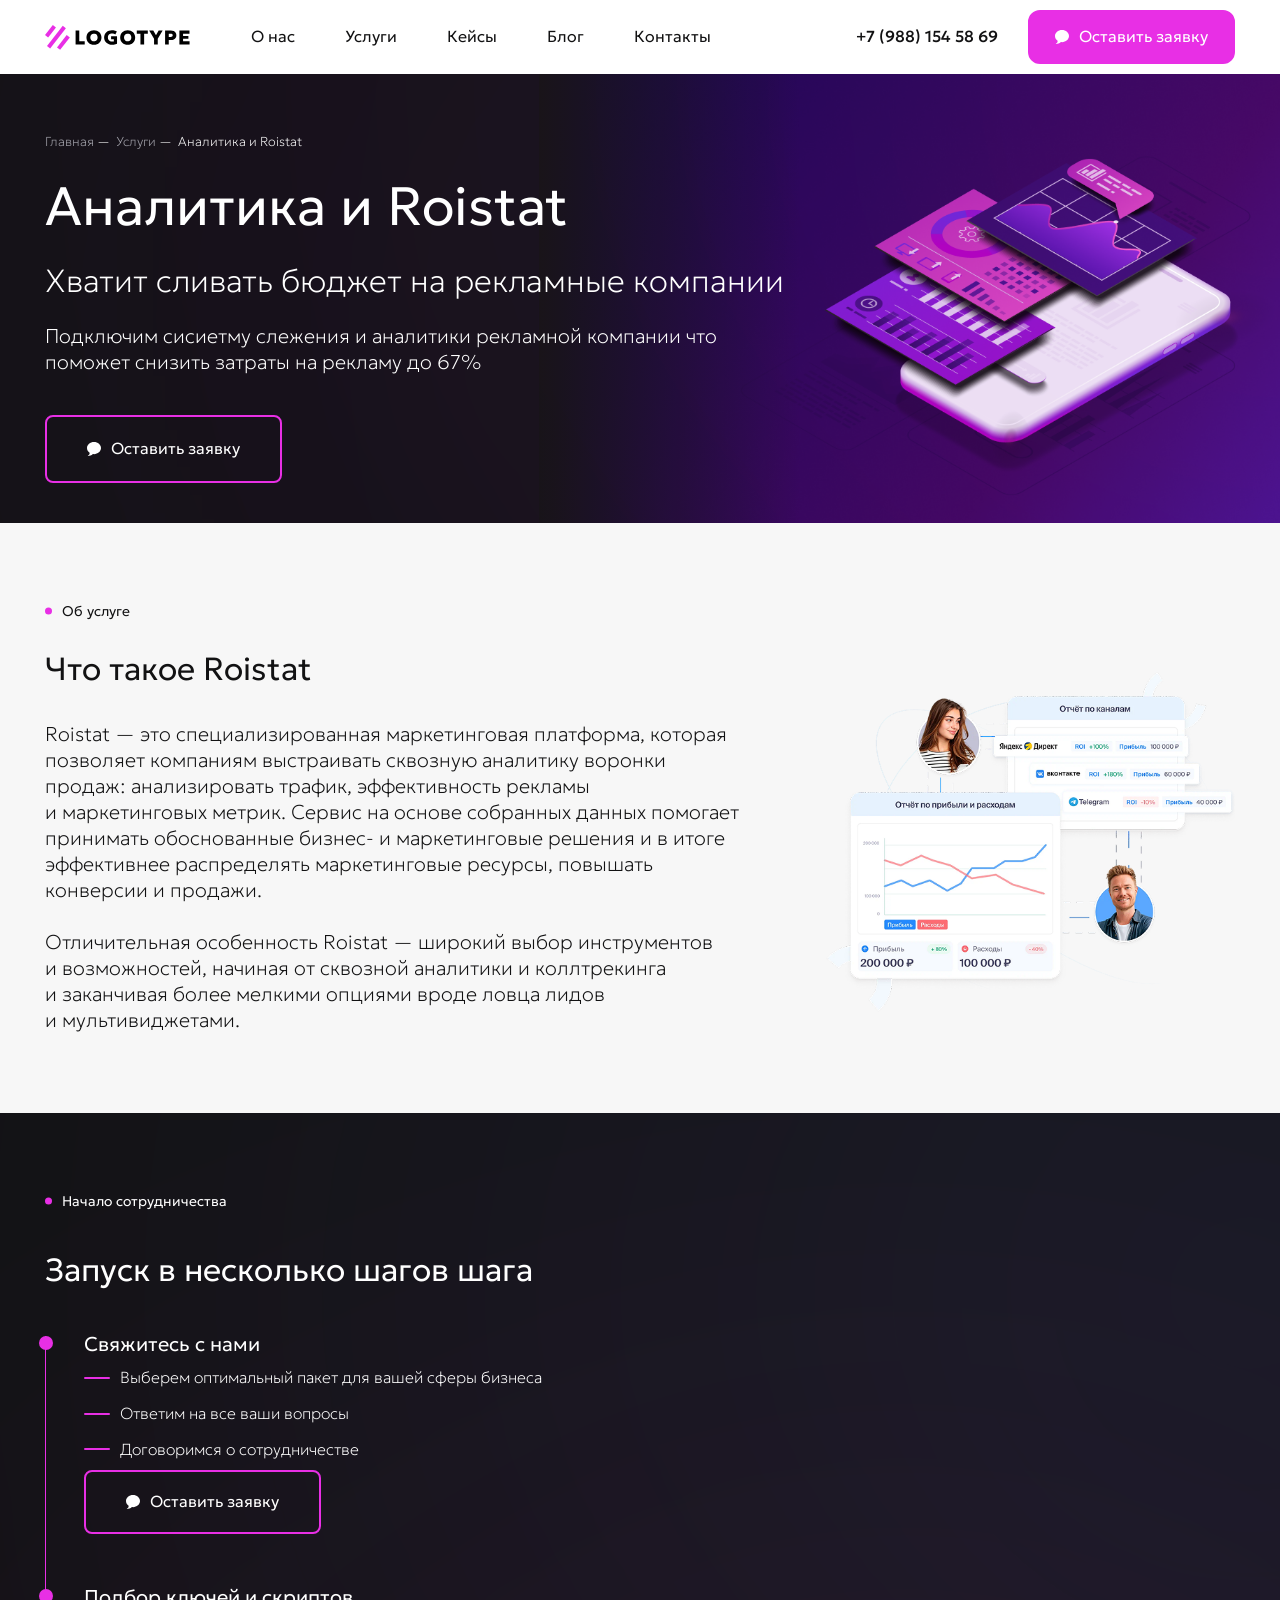
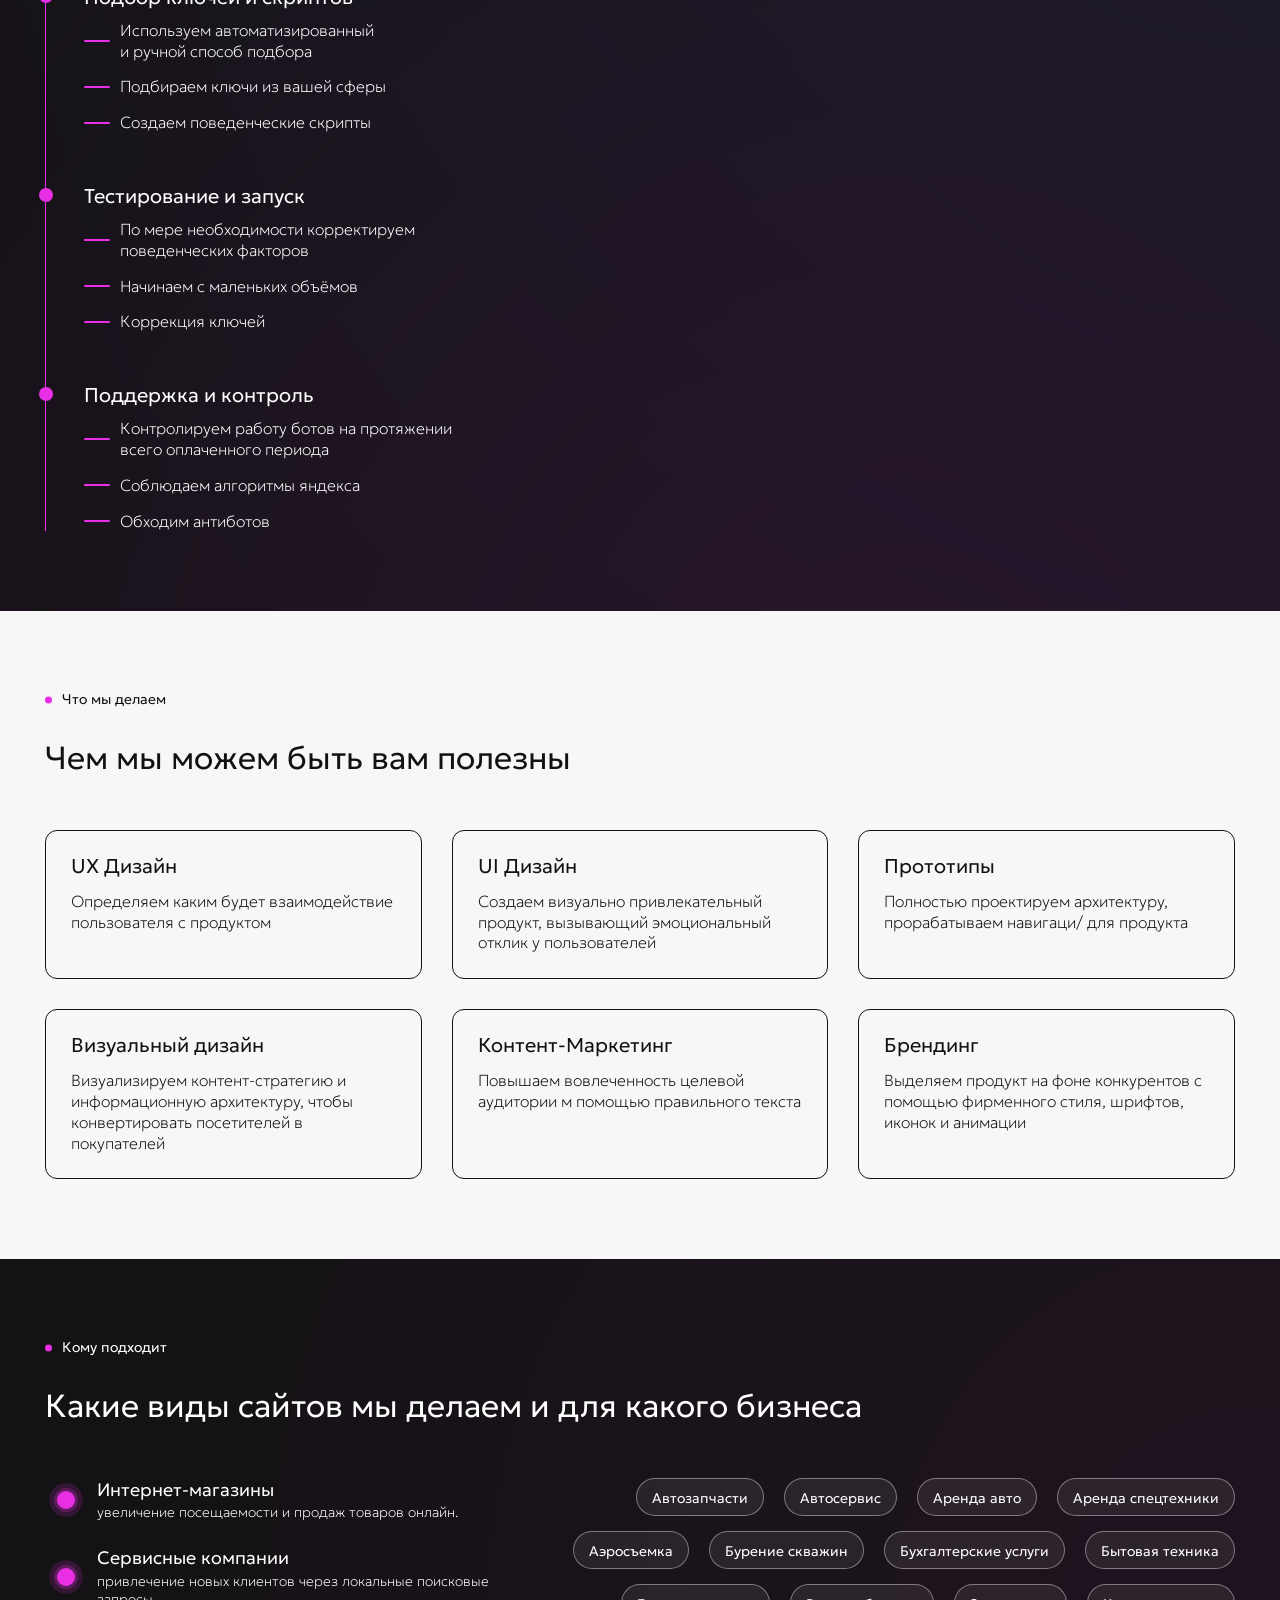
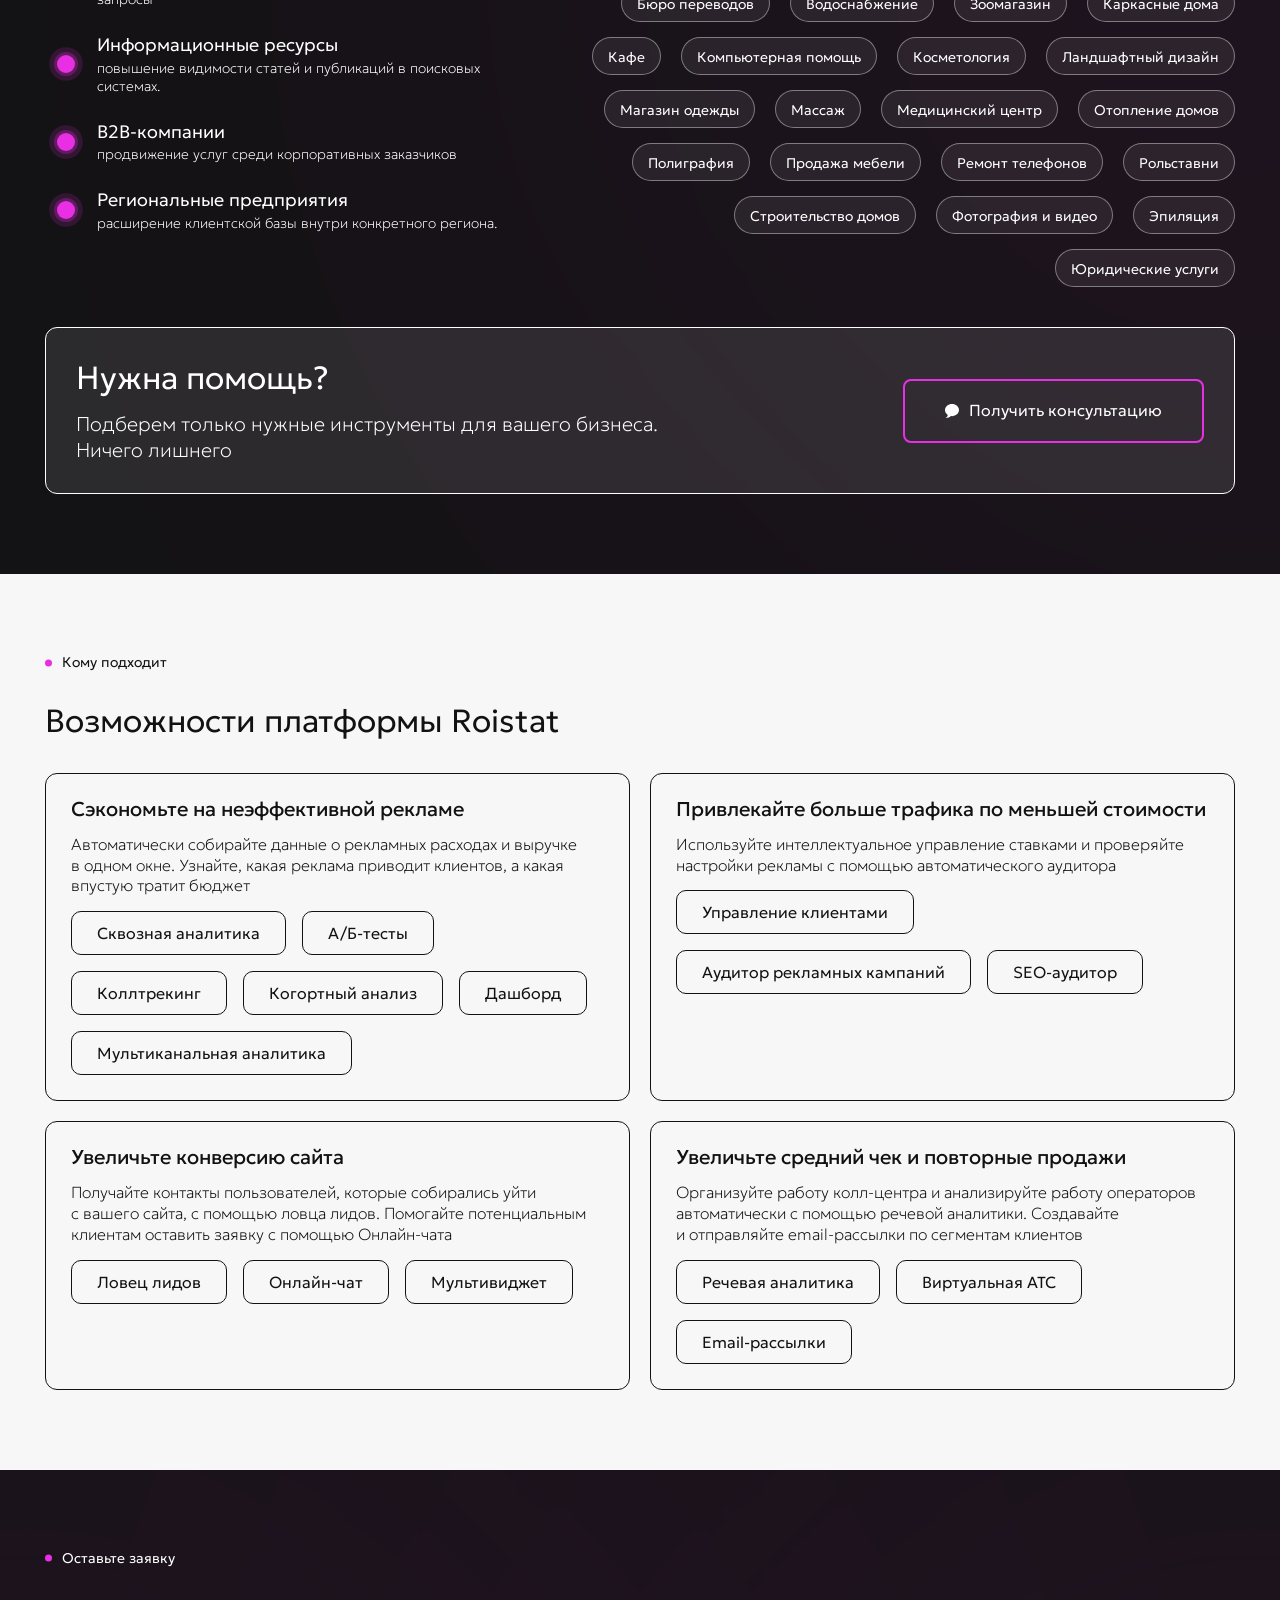
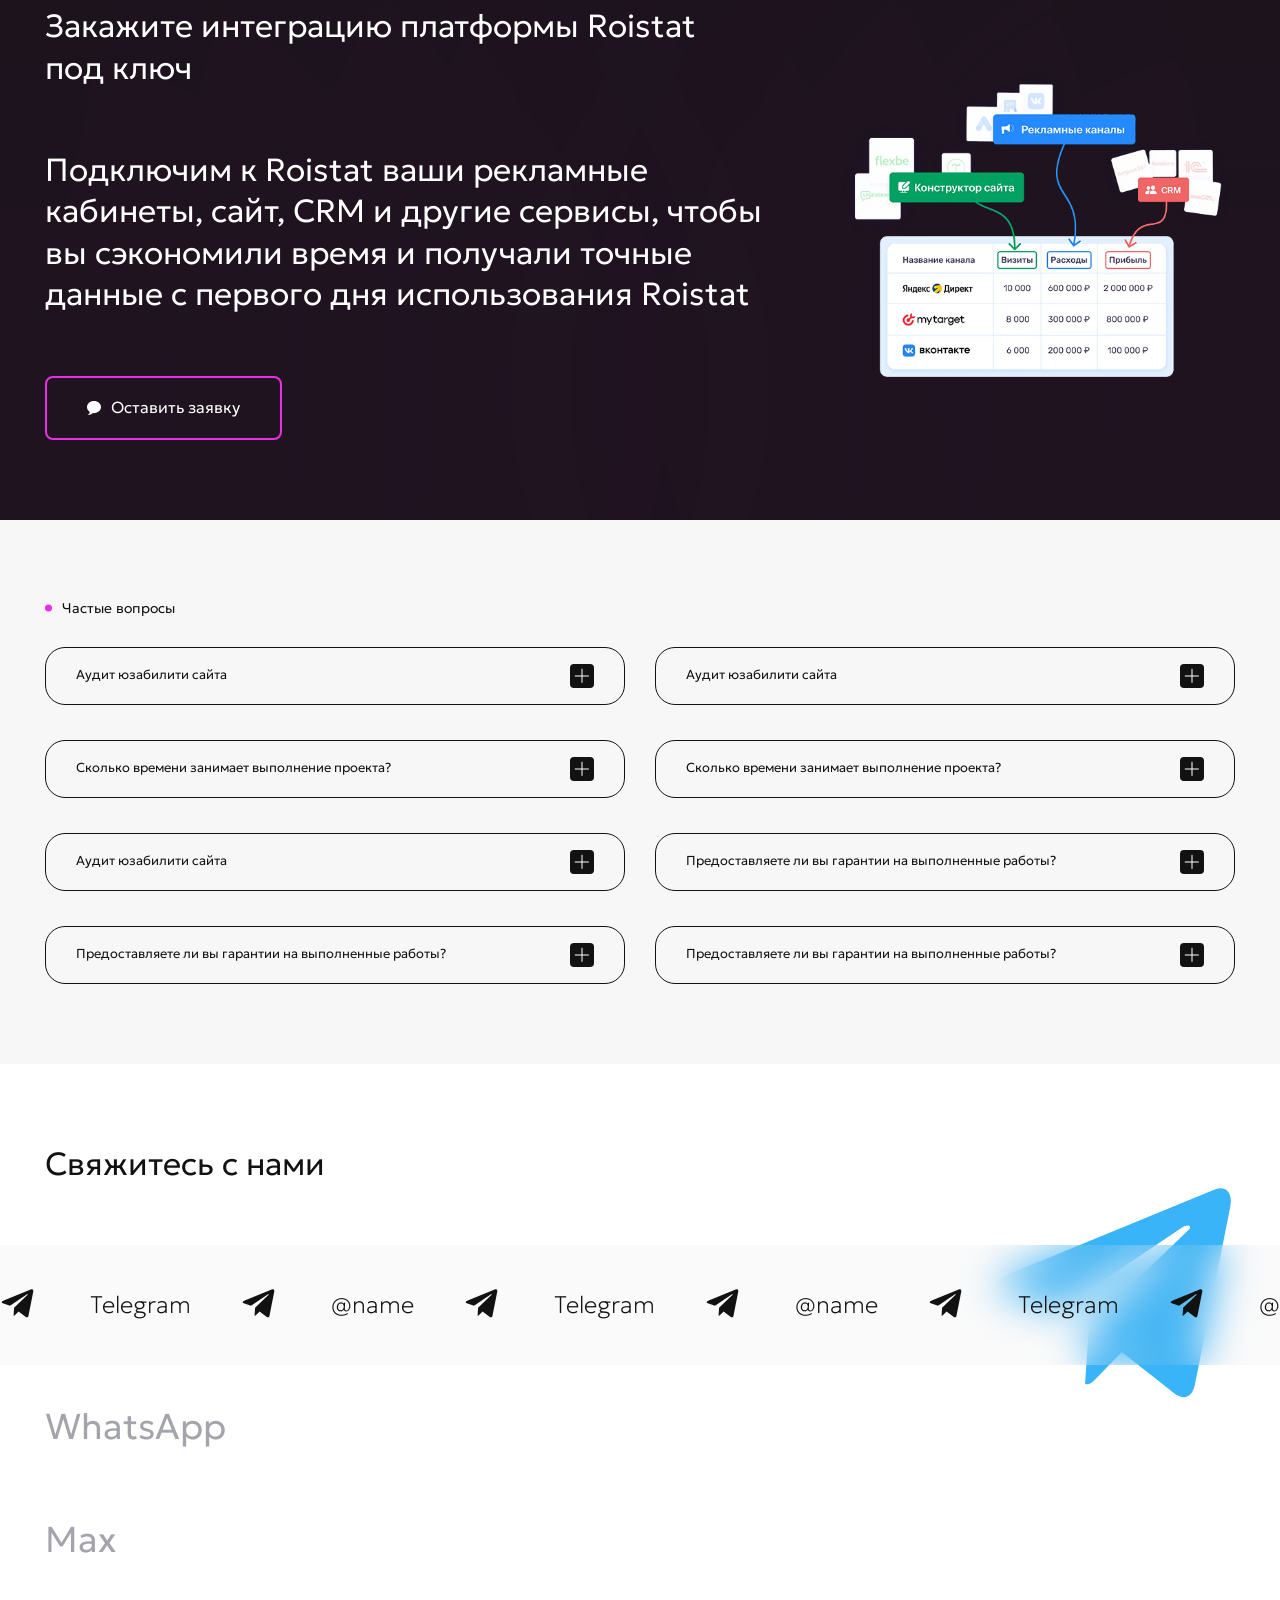
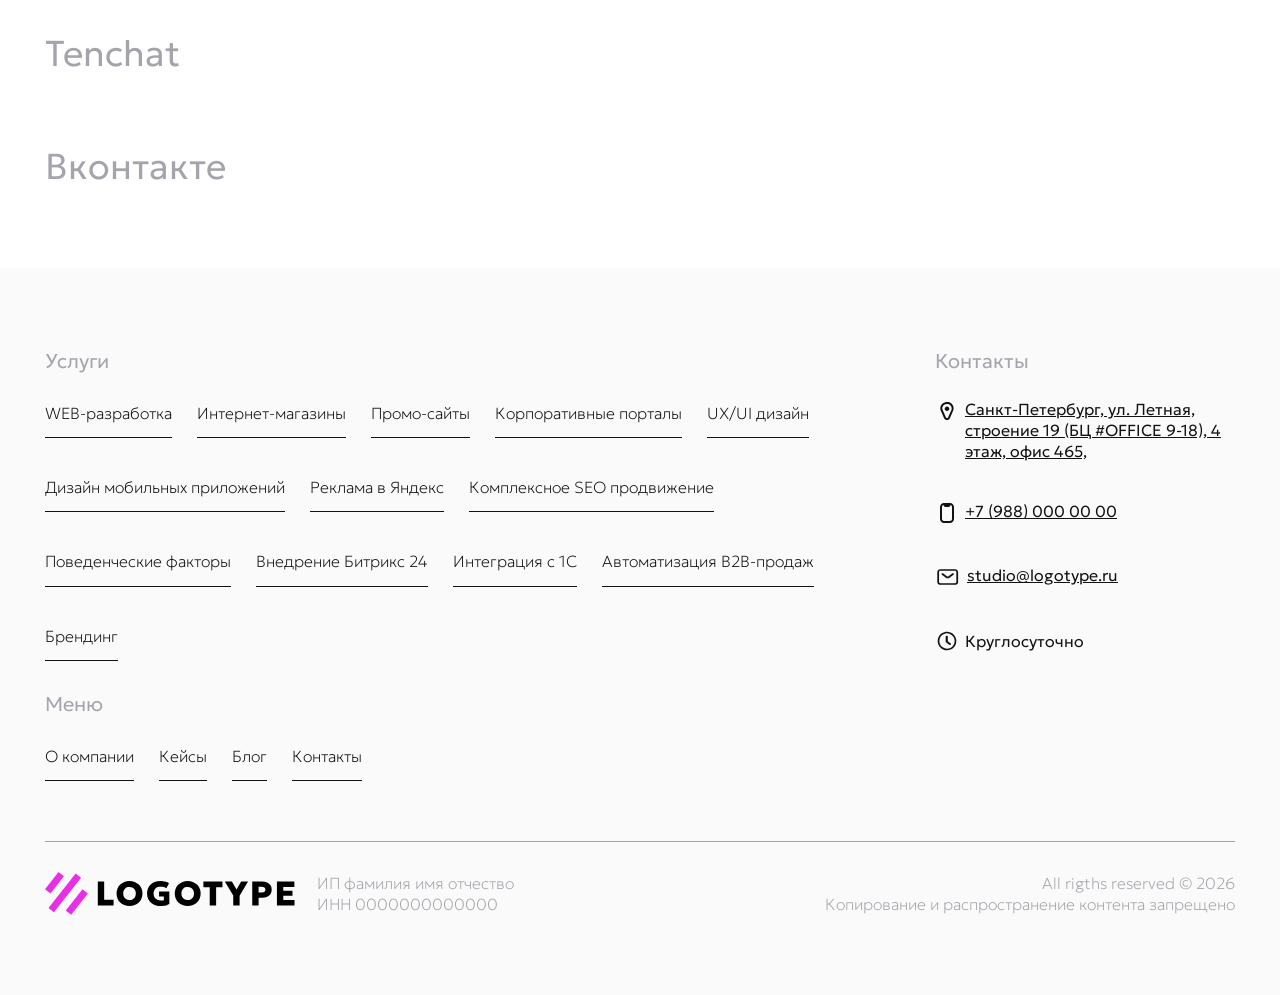
<file: services_7.html>
<!DOCTYPE html>
<html lang="en">
  <head>
    <meta charset="UTF-8" />
    <meta name="viewport" content="width=device-width, initial-scale=1.0" />
    <meta http-equiv="X-UA-Compatible" content="ie=edge" />
    <title>SEO</title>
    <link rel="stylesheet" href="css/slick.css">
    <link rel="stylesheet" href="css/style.css" />    
  </head>
  <body>

    <header class="header">
      <div class="container">
        <div class="header_block">
          <div class="header_block_left">
            <a href="#" class="header_block_left_logo">
              <img src="img/logo.svg" alt="">
            </a>
            <ul>
              <li>
                <a href="#">О нас</a>
              </li>
              <li>
                <a href="#">
                  Услуги
                </a>
              </li>
              <li>
                <a href="#">Кейсы</a>
              </li>
              <li>
                <a href="#">Блог</a>
              </li>
              <li>
                <a href="#">Контакты</a>
              </li>
            </ul>
          </div>
          <div class="header_block_right">
            <a href="tel:+79881545869" class="header_block_right_tel">+7 (988) 154 58 69</a>
            <div class="header_block_right_btn callback">
              <svg width="14" height="14" viewBox="0 0 14 14" fill="none" xmlns="http://www.w3.org/2000/svg">
                <path d="M7 0C10.866 0 14 2.71741 14 6.0695C14 9.42159 10.866 12.139 7 12.139C6.62874 12.139 6.26433 12.1137 5.90867 12.0654C4.40504 13.67 2.66866 13.9577 0.933333 14V13.6073C1.87034 13.1174 2.625 12.2251 2.625 11.2052C2.625 11.0629 2.61462 10.9232 2.5954 10.7866C1.01226 9.67381 0 7.97422 0 6.0695C0 2.71741 3.13402 0 7 0Z" fill="#fff"/>
              </svg>
              <span>Оставить заявку</span>
            </div>
            <div class="callback header_block_right_mob_btn">
              <svg width="22" height="22" viewBox="0 0 22 22" fill="none" xmlns="http://www.w3.org/2000/svg">
                <path d="M11 0C17.0752 0 22 4.27021 22 9.53779C22 14.8054 17.0752 19.0756 11 19.0756C10.4166 19.0756 9.84395 19.0358 9.28505 18.9599C6.92221 21.4814 4.19361 21.9336 1.46667 22V21.3829C2.93911 20.613 4.125 19.2108 4.125 17.6082C4.125 17.3846 4.10868 17.1651 4.07848 16.9504C1.59069 15.2017 0 12.5309 0 9.53779C0 4.27021 4.92488 0 11 0Z" fill="#121213"/>
              </svg>
            </div>
            <a href="tel:+79881545869" class="header_block_right_mob_tel">
              <svg width="22" height="22" viewBox="0 0 22 22" fill="none" xmlns="http://www.w3.org/2000/svg">
                <path d="M11.9167 1.75C12.7525 1.75 13.48 1.74806 14.0613 1.82617C14.6714 1.9082 15.2684 2.09482 15.7537 2.58008C16.2387 3.06524 16.4255 3.66151 16.5076 4.27148C16.5857 4.85285 16.5837 5.58102 16.5837 6.41699V15.583C16.5837 16.419 16.5857 17.1472 16.5076 17.7285C16.4255 18.3385 16.2387 18.9348 15.7537 19.4199C15.2684 19.9052 14.6714 20.0918 14.0613 20.1738C13.48 20.2519 12.7525 20.25 11.9167 20.25H10.0837C9.24777 20.25 8.5196 20.252 7.93823 20.1738C7.3282 20.0918 6.73201 19.9051 6.24683 19.4199C5.76165 18.9347 5.57497 18.3385 5.49292 17.7285C5.41476 17.1472 5.41675 16.419 5.41675 15.583V6.41699C5.41675 5.58102 5.41476 4.85285 5.49292 4.27148C5.57497 3.66145 5.76165 3.06526 6.24683 2.58008C6.73201 2.0949 7.3282 1.90822 7.93823 1.82617C8.5196 1.74801 9.24777 1.75 10.0837 1.75H11.9167Z" stroke="#121213" stroke-width="2"/>
                <path d="M6.41675 14.6667H15.5834" stroke="#121213" stroke-width="2"/>
              </svg>
            </a>
            <div class="header_block_right_burger">
              <svg width="22" height="22" viewBox="0 0 22 22" fill="none" xmlns="http://www.w3.org/2000/svg">
                <rect x="3.66675" y="4.58333" width="14.6667" height="4.58333" rx="1" stroke="white" stroke-width="2" stroke-linejoin="round"/>
                <rect x="3.66675" y="12.8333" width="14.6667" height="4.58333" rx="1" stroke="white" stroke-width="2" stroke-linejoin="round"/>
              </svg>
            </div>
          </div>
        </div>
      </div>
    </header>

    <section class="services_main absolute">
      <div class="container">
        <div class="services_main_wrap">
          <div class="services_main_wrap_text">
            <nav class="breadcrumb">
              <a href="#">Главная</a>&nbsp;—&nbsp;
              <a href="#">Услуги</a>&nbsp;—&nbsp;
              Аналитика и Roistat
            </nav>
            <h1>Аналитика и Roistat</h1>
            <h2>Хватит сливать бюджет на рекламные компании</h2>
            <p>Подключим сисиетму слежения и аналитики рекламной компании что поможет снизить затраты на рекламу до 67%</p>
            <a href="#" class="btn">
              <svg width="14" height="14" viewBox="0 0 14 14" fill="none" xmlns="http://www.w3.org/2000/svg">
                <path d="M7 0C10.866 0 14 2.71741 14 6.0695C14 9.42159 10.866 12.139 7 12.139C6.62874 12.139 6.26433 12.1137 5.90867 12.0654C4.40504 13.67 2.66866 13.9577 0.933333 14V13.6073C1.87034 13.1174 2.625 12.2251 2.625 11.2052C2.625 11.0629 2.61462 10.9232 2.5954 10.7866C1.01226 9.67381 0 7.97422 0 6.0695C0 2.71741 3.13402 0 7 0Z" fill="#fff"></path>
              </svg>
              <span>Оставить заявку</span>
            </a>
          </div>
        </div>
      </div>
      <div class="services_main_back">
        <img src="img/services/main_7.png" alt="">
      </div>
    </section>

    <section class="interface">
      <div class="container">
        <div class="subtitle">Об услуге</div>
        <div class="interface_block">
          <div class="interface_block_left">
            <h2>Что такое Roistat</h2>
            <p>Roistat — это специализированная маркетинговая платформа, которая позволяет компаниям выстраивать сквозную аналитику воронки продаж: анализировать трафик, эффективность рекламы и маркетинговых метрик. Сервис на основе собранных данных помогает принимать обоснованные бизнес- и маркетинговые решения и в итоге эффективнее распределять маркетинговые ресурсы, повышать конверсии и продажи.
              <br>
              <br>
              Отличительная особенность Roistat — широкий выбор инструментов и возможностей, начиная от сквозной аналитики и коллтрекинга и заканчивая более мелкими опциями вроде ловца лидов и мультивиджетами.
          </div>
          <div class="interface_block_right">
            <img src="img/services/roistat.png" alt="">
          </div>
        </div>
      </div>
    </section>

    <section class="timeline">
      <div class="container">
        <div class="subtitle">Начало сотрудничества</div>
        <h2>Запуск в несколько шагов шага</h2>
        <div class="timeline_wrap">
          <div class="timeline_wrap_line">
            <div class="timeline_wrap_line_bar"></div>
          </div>
          <div class="timeline_wrap_text">
            <div class="timeline_wrap_text_item">
              <h4>Свяжитесь с нами</h4>
              <ul>
                <li>Выберем оптимальный пакет для вашей сферы бизнеса</li>
                <li>Ответим на все ваши вопросы</li>
                <li>Договоримся о сотрудничестве</li>
              </ul>
              <div class="btn callback">
                <svg width="14" height="14" viewBox="0 0 14 14" fill="none" xmlns="http://www.w3.org/2000/svg">
                  <path d="M7 0C10.866 0 14 2.71741 14 6.0695C14 9.42159 10.866 12.139 7 12.139C6.62874 12.139 6.26433 12.1137 5.90867 12.0654C4.40504 13.67 2.66866 13.9577 0.933333 14V13.6073C1.87034 13.1174 2.625 12.2251 2.625 11.2052C2.625 11.0629 2.61462 10.9232 2.5954 10.7866C1.01226 9.67381 0 7.97422 0 6.0695C0 2.71741 3.13402 0 7 0Z" fill="#fff"></path>
                </svg>
                <span>Оставить заявку</span>
              </div>
            </div>
            <div class="timeline_wrap_text_item">
              <h4>Подбор ключей и скриптов</h4>
              <ul>
                <li>Используем автоматизированный <br> и ручной способ подбора</li>
                <li>Подбираем ключи из вашей сферы</li>
                <li>Создаем поведенческие скрипты</li>
              </ul>
            </div>
            <div class="timeline_wrap_text_item">
              <h4>Тестирование и запуск</h4>
              <ul>
                <li>По мере необходимости корректируем <br> поведенческих факторов</li>
                <li>Начинаем с маленьких объёмов</li>
                <li>Коррекция ключей</li>
              </ul>
            </div>
            <div class="timeline_wrap_text_item">
              <h4>Поддержка и контроль</h4>
              <ul>
                <li>Контролируем работу ботов на протяжении <br> всего оплаченного периода</li>
                <li>Соблюдаем алгоритмы яндекса</li>
                <li>Обходим антиботов</li>
              </ul>
            </div>
          </div>
        </div>
      </div>
    </section>

    <section class="useful">
      <div class="container">
        <div class="subtitle">Что мы делаем</div>
        <h2>Чем мы можем быть вам полезны</h2>
        <div class="useful_list">
          <div class="useful_list_item">
            <h4>UX Дизайн</h4>
            <p>Определяем каким будет взаимодействие пользователя с продуктом</p>
          </div>
          <div class="useful_list_item">
            <h4>UI Дизайн</h4>
            <p>Создаем визуально привлекательный продукт, вызывающий эмоциональный отклик у пользователей</p>
          </div>
          <div class="useful_list_item">
            <h4>Прототипы</h4>
            <p>Полностью проектируем архитектуру, прорабатываем навигаци/ для продукта</p>
          </div>
          <div class="useful_list_item">
            <h4>Визуальный дизайн</h4>
            <p>Визуализируем контент-стратегию и информационную архитектуру, чтобы конвертировать посетителей в покупателей</p>
          </div>
          <div class="useful_list_item">
            <h4>Контент-Маркетинг</h4>
            <p>Повышаем вовлеченность целевой аудитории м помощью правильного текста</p>
          </div>
          <div class="useful_list_item">
            <h4>Брендинг</h4>
            <p>Выделяем продукт на фоне конкурентов с помощью фирменного стиля, шрифтов, иконок и анимации</p>
          </div>
        </div>
      </div>
    </section>

    <section class="sphere">
      <div class="container">
        <div class="subtitle">Кому подходит</div>
        <h2>Какие виды сайтов мы делаем и для какого бизнеса </h2>
        <div class="sphere_wrap">
          <div class="sphere_wrap_left">
            <div class="sphere_wrap_left_item">
              <div class="sphere_wrap_left_item_dot">
                <div class="sphere_wrap_left_item_dot_pulse"></div>
              </div>
              <div class="sphere_wrap_left_item_text">
                <h4>Интернет-магазины</h4>
                <p>увеличение посещаемости и продаж товаров онлайн.</p>
              </div>
            </div>
            <div class="sphere_wrap_left_item">
              <div class="sphere_wrap_left_item_dot">
                <div class="sphere_wrap_left_item_dot_pulse"></div>
              </div>
              <div class="sphere_wrap_left_item_text">
                <h4>Сервисные компании</h4>
                <p>привлечение новых клиентов через локальные поисковые запросы</p>
              </div>
            </div>
            <div class="sphere_wrap_left_item">
              <div class="sphere_wrap_left_item_dot">
                <div class="sphere_wrap_left_item_dot_pulse"></div>
              </div>
              <div class="sphere_wrap_left_item_text">
                <h4>Информационные ресурсы</h4>
                <p>повышение видимости статей и публикаций в поисковых системах.</p>
              </div>
            </div>
            <div class="sphere_wrap_left_item">
              <div class="sphere_wrap_left_item_dot">
                <div class="sphere_wrap_left_item_dot_pulse"></div>
              </div>
              <div class="sphere_wrap_left_item_text">
                <h4>B2B-компании</h4>
                <p>продвижение услуг среди корпоративных заказчиков</p>
              </div>
            </div>
            <div class="sphere_wrap_left_item">
              <div class="sphere_wrap_left_item_dot">
                <div class="sphere_wrap_left_item_dot_pulse"></div>
              </div>
              <div class="sphere_wrap_left_item_text">
                <h4>Региональные предприятия</h4>
                <p>расширение клиентской базы внутри конкретного региона.</p>
              </div>
            </div>
          </div>
          <div class="sphere_wrap_right">
            <ul>
              <li>Автозапчасти</li>
              <li>Автосервис</li>
              <li>Аренда авто</li>
              <li>Аренда спецтехники</li>
              <li>Аэросъемка</li>
              <li>Бурение скважин</li>
              <li>Бухгалтерские услуги</li>
              <li>Бытовая техника</li>
              <li>Бюро переводов</li>
              <li>Водоснабжение</li>
              <li>Зоомагазин</li>
              <li>Каркасные дома</li>
              <li>Кафе</li>
              <li>Компьютерная помощь</li>
              <li>Косметология</li>
              <li>Ландшафтный дизайн</li>
              <li>Магазин одежды</li>
              <li>Массаж</li>
              <li>Медицинский центр</li>
              <li>Отопление домов</li>
              <li>Полиграфия</li>
              <li>Продажа мебели</li>
              <li>Ремонт телефонов</li>
              <li>Рольставни</li>
              <li>Строительство домов</li>
              <li>Фотография и видео</li>
              <li>Эпиляция</li>
              <li>Юридические услуги</li>
            </ul>
          </div>
        </div>
        <div class="sphere_help">
          <div class="sphere_help_left">
            <h2>Нужна помощь?</h2>
            <p>Подберем только нужные инструменты для вашего бизнеса. Ничего лишнего</p>
          </div>
          <div class="btn">
            <svg width="14" height="14" viewBox="0 0 14 14" fill="none" xmlns="http://www.w3.org/2000/svg">
              <path d="M7 0C10.866 0 14 2.71741 14 6.0695C14 9.42159 10.866 12.139 7 12.139C6.62874 12.139 6.26433 12.1137 5.90867 12.0654C4.40504 13.67 2.66866 13.9577 0.933333 14V13.6073C1.87034 13.1174 2.625 12.2251 2.625 11.2052C2.625 11.0629 2.61462 10.9232 2.5954 10.7866C1.01226 9.67381 0 7.97422 0 6.0695C0 2.71741 3.13402 0 7 0Z" fill="#fff"></path>
            </svg>
            <span>Получить консультацию</span>
          </div>
        </div>
      </div>
    </section>

    <section class="possibilities">
      <div class="container">
        <div class="subtitle">Кому подходит</div>
        <h2>Возможности платформы Roistat</h2>
        <div class="possibilities_wrap">
          <div class="possibilities_wrap_item">
            <h4>Сэкономьте на неэффективной рекламе</h4>
            <p>Автоматически собирайте данные о рекламных расходах и выручке в одном окне. Узнайте, какая реклама приводит клиентов, а какая впустую тратит бюджет</p>
            <ul>
              <li>Сквозная аналитика</li>
              <li>А/Б-тесты</li>
              <li>Коллтрекинг</li>
              <li>Когортный анализ</li>
              <li>Дашборд</li>
              <li>Мультиканальная аналитика</li>
            </ul>
          </div>
          <div class="possibilities_wrap_item">
            <h4>Привлекайте больше трафика по меньшей стоимости</h4>
            <p>Используйте интеллектуальное управление ставками и проверяйте настройки рекламы с помощью автоматического аудитора</p>
            <ul>
              <li>Управление клиентами</li>
              <li>Аудитор рекламных кампаний</li>
              <li>SEO-аудитор</li>
            </ul>
          </div>
          <div class="possibilities_wrap_item">
            <h4>Увеличьте конверсию сайта</h4>
            <p>Получайте контакты пользователей, которые собирались уйти с вашего сайта, с помощью ловца лидов. Помогайте потенциальным клиентам оставить заявку с помощью Онлайн-чата</p>
            <ul>
              <li>Ловец лидов</li>
              <li>Онлайн-чат</li>
              <li>Мультивиджет</li>
            </ul>
          </div>
          <div class="possibilities_wrap_item">
            <h4>Увеличьте средний чек и повторные продажи</h4>
            <p>Организуйте работу колл-центра и анализируйте работу операторов автоматически с помощью речевой аналитики. Создавайте и отправляйте email-рассылки по сегментам клиентов</p>
            <ul>
              <li>Речевая аналитика</li>
              <li>Виртуальная ATC</li>
              <li>Email-рассылки</li>
            </ul>
          </div>
        </div>
      </div>
    </section>

    <section class="integration">
      <div class="container">
        <div class="subtitle">Оставьте заявку</div>
        <div class="integration_wrap">
          <div class="integration_wrap_text">
            <h2>Закажите интеграцию платформы Roistat под ключ</h2>
            <p>Подключим к Roistat ваши рекламные кабинеты, сайт, CRM и другие сервисы, чтобы вы сэкономили время и получали точные данные c первого дня использования Roistat</p>
            <div class="btn">
              <svg width="14" height="14" viewBox="0 0 14 14" fill="none" xmlns="http://www.w3.org/2000/svg">
                <path d="M7 0C10.866 0 14 2.71741 14 6.0695C14 9.42159 10.866 12.139 7 12.139C6.62874 12.139 6.26433 12.1137 5.90867 12.0654C4.40504 13.67 2.66866 13.9577 0.933333 14V13.6073C1.87034 13.1174 2.625 12.2251 2.625 11.2052C2.625 11.0629 2.61462 10.9232 2.5954 10.7866C1.01226 9.67381 0 7.97422 0 6.0695C0 2.71741 3.13402 0 7 0Z" fill="#fff"></path>
              </svg>
              <span>Оставить заявку</span>
            </div>
          </div>
          <div class="integration_wrap_img">
            <img src="img/services/integration.png" alt="">
          </div>
        </div>
      </div>
    </section>

    <section class="faq">
      <div class="container">
        <div class="subtitle">Частые вопросы</div>
        <div class="faq_wrap">
          <div class="faq_wrap_item">
            <div class="faq_wrap_item_head">
              <span>Аудит юзабилити сайта</span>
              <div class="faq_wrap_item_head_btn"></div>
            </div>
            <div class="faq_wrap_item_body">
              <p>Lorem ipsum dolor, sit amet consectetur adipisicing elit. Nostrum quibusdam, et at ut, ipsum rerum repellendus possimus explicabo sit, excepturi facere tempore maxime vel repellat illo quo neque dolores porro optio veniam molestias! Sequi labore expedita minus ad vel debitis illum temporibus enim repellendus fugit eos error neque, ipsam provident.</p>
            </div>
          </div>
          <div class="faq_wrap_item">
            <div class="faq_wrap_item_head">
              <span>Аудит юзабилити сайта</span>
              <div class="faq_wrap_item_head_btn"></div>
            </div>
            <div class="faq_wrap_item_body">
              <p>Lorem ipsum dolor, sit amet consectetur adipisicing elit. Nostrum quibusdam, et at ut, ipsum rerum repellendus possimus explicabo sit, excepturi facere tempore maxime vel repellat illo quo neque dolores porro optio veniam molestias! Sequi labore expedita minus ad vel debitis illum temporibus enim repellendus fugit eos error neque, ipsam provident.</p>
            </div>
          </div>
          <div class="faq_wrap_item">
            <div class="faq_wrap_item_head">
              <span>Сколько времени занимает выполнение проекта?</span>
              <div class="faq_wrap_item_head_btn"></div>
            </div>
            <div class="faq_wrap_item_body">
              <p>Lorem ipsum dolor, sit amet consectetur adipisicing elit. Nostrum quibusdam, et at ut, ipsum rerum repellendus possimus explicabo sit, excepturi facere tempore maxime vel repellat illo quo neque dolores porro optio veniam molestias! Sequi labore expedita minus ad vel debitis illum temporibus enim repellendus fugit eos error neque, ipsam provident.</p>
            </div>
          </div>
          <div class="faq_wrap_item">
            <div class="faq_wrap_item_head">
              <span>Сколько времени занимает выполнение проекта?</span>
              <div class="faq_wrap_item_head_btn"></div>
            </div>
            <div class="faq_wrap_item_body">
              <p>Lorem ipsum dolor, sit amet consectetur adipisicing elit. Nostrum quibusdam, et at ut, ipsum rerum repellendus possimus explicabo sit, excepturi facere tempore maxime vel repellat illo quo neque dolores porro optio veniam molestias! Sequi labore expedita minus ad vel debitis illum temporibus enim repellendus fugit eos error neque, ipsam provident.</p>
            </div>
          </div>
          <div class="faq_wrap_item">
            <div class="faq_wrap_item_head">
              <span>Аудит юзабилити сайта</span>
              <div class="faq_wrap_item_head_btn"></div>
            </div>
            <div class="faq_wrap_item_body">
              <p>Lorem ipsum dolor, sit amet consectetur adipisicing elit. Nostrum quibusdam, et at ut, ipsum rerum repellendus possimus explicabo sit, excepturi facere tempore maxime vel repellat illo quo neque dolores porro optio veniam molestias! Sequi labore expedita minus ad vel debitis illum temporibus enim repellendus fugit eos error neque, ipsam provident.</p>
            </div>
          </div>
          <div class="faq_wrap_item">
            <div class="faq_wrap_item_head">
              <span>Предоставляете ли вы гарантии на выполненные работы?</span>
              <div class="faq_wrap_item_head_btn"></div>
            </div>
            <div class="faq_wrap_item_body">
              <p>Lorem ipsum dolor, sit amet consectetur adipisicing elit. Nostrum quibusdam, et at ut, ipsum rerum repellendus possimus explicabo sit, excepturi facere tempore maxime vel repellat illo quo neque dolores porro optio veniam molestias! Sequi labore expedita minus ad vel debitis illum temporibus enim repellendus fugit eos error neque, ipsam provident.</p>
            </div>
          </div>
          <div class="faq_wrap_item">
            <div class="faq_wrap_item_head">
              <span>Предоставляете ли вы гарантии на выполненные работы?</span>
              <div class="faq_wrap_item_head_btn"></div>
            </div>
            <div class="faq_wrap_item_body">
              <p>Lorem ipsum dolor, sit amet consectetur adipisicing elit. Nostrum quibusdam, et at ut, ipsum rerum repellendus possimus explicabo sit, excepturi facere tempore maxime vel repellat illo quo neque dolores porro optio veniam molestias! Sequi labore expedita minus ad vel debitis illum temporibus enim repellendus fugit eos error neque, ipsam provident.</p>
            </div>
          </div>
          <div class="faq_wrap_item">
            <div class="faq_wrap_item_head">
              <span>Предоставляете ли вы гарантии на выполненные работы?</span>
              <div class="faq_wrap_item_head_btn"></div>
            </div>
            <div class="faq_wrap_item_body">
              <p>Lorem ipsum dolor, sit amet consectetur adipisicing elit. Nostrum quibusdam, et at ut, ipsum rerum repellendus possimus explicabo sit, excepturi facere tempore maxime vel repellat illo quo neque dolores porro optio veniam molestias! Sequi labore expedita minus ad vel debitis illum temporibus enim repellendus fugit eos error neque, ipsam provident.</p>
            </div>
          </div>
        </div>
      </div>
    </section>

    <div class="dropdown">
      <div class="dropdown_top">
        <a href="#" class="dropdown_top_logo">
          <img src="img/logo.svg" alt="">
        </a>
        <div class="dropdown_top_close">
          <svg width="18" height="18" viewBox="0 0 18 18" fill="none" xmlns="http://www.w3.org/2000/svg">
            <g clip-path="url(#clip0_153_36516)">
            <path d="M10.8043 9.00104L17.7978 2.00164C17.8618 1.93785 17.9126 1.86204 17.9472 1.77857C17.9819 1.69509 17.9997 1.6056 17.9997 1.51521C17.9997 1.42482 17.9819 1.33533 17.9472 1.25185C17.9126 1.16838 17.8618 1.09257 17.7978 1.02878L16.9656 0.195827C16.8347 0.0705807 16.6606 0.000679918 16.4796 0.000679918C16.2985 0.000679918 16.1244 0.0705807 15.9935 0.195827L9 7.19523L2.00645 0.195827C1.87586 0.0702905 1.70193 4.01735e-06 1.52086 -0.000396911C1.33979 -0.00079784 1.16554 0.0687177 1.0344 0.193675L0.199995 1.02663C0.0712985 1.15575 -0.000976562 1.33068 -0.000976562 1.51306C-0.000976562 1.69544 0.0712985 1.87037 0.199995 1.99949L7.19569 9.00104L0.202146 16.0004C0.138164 16.0642 0.0873957 16.14 0.0527549 16.2235C0.0181141 16.307 0.000282117 16.3965 0.000282117 16.4869C0.000282117 16.5773 0.0181141 16.6668 0.0527549 16.7502C0.0873957 16.8337 0.138164 16.9095 0.202146 16.9733L1.0344 17.8063C1.16527 17.9315 1.33936 18.0014 1.52043 18.0014C1.70149 18.0014 1.87558 17.9315 2.00645 17.8063L9 10.8069L15.9935 17.8063C16.1244 17.9315 16.2985 18.0014 16.4796 18.0014C16.6606 18.0014 16.8347 17.9315 16.9656 17.8063L17.7978 16.9733C17.9265 16.8442 17.9988 16.6692 17.9988 16.4869C17.9988 16.3045 17.9265 16.1296 17.7978 16.0004L10.8043 9.00104Z" fill="white"/>
            </g>
            <defs>
            <clipPath id="clip0_153_36516">
            <rect width="18" height="18" fill="white"/>
            </clipPath>
            </defs>
          </svg>
        </div>
      </div>
      <ul>
        <li>
          <a href="#">О нас</a>
        </li>
        <li>
          <a href="#">Услуги</a>
        </li>
        <li>
          <a href="#">Кейсы</a>
        </li>
        <li>
          <a href="#">Блог</a>
        </li>
        <li>
          <a href="#">Контакты</a>
        </li>
      </ul>
      <div class="dropdown_info">
        <div class="dropdown_info_item">
          <span class="dropdown_info_item_subtitle">Мессенджеры:</span>
          <div class="dropdown_info_item_btns">
            <a href="#">
              <img src="img/header/tg.svg" alt="">
              <span>Telegram</span>
            </a>
            <a href="#">
              <img src="img/header/wap.svg" alt="">
              <span>WhatsApp</span>
            </a>
          </div>
        </div>
        <div class="dropdown_info_item">
          <span class="dropdown_info_item_subtitle">Электронная почта: </span>
          <a href="mailto:studio@logotype.ru" class="dropdown_info_item_text">studio@logotype.ru</a>
        </div>
        <div class="dropdown_info_item">
          <span class="dropdown_info_item_subtitle">Контактный телефон офиса:</span>
          <a href="tel:+79881545869" class="dropdown_info_item_text">+7 (988) 154 58 69</a>
        </div>
      </div>
    </div>

    <div class="back_modal"></div>

    <div class="modal_call">
      <h2>Свяжитесь с нами</h2>
      <div class="modal_call_close">
        <svg width="18" height="18" viewBox="0 0 18 18" fill="none" xmlns="http://www.w3.org/2000/svg">
          <g clip-path="url(#clip0_153_36516)">
          <path d="M10.8043 9.00104L17.7978 2.00164C17.8618 1.93785 17.9126 1.86204 17.9472 1.77857C17.9819 1.69509 17.9997 1.6056 17.9997 1.51521C17.9997 1.42482 17.9819 1.33533 17.9472 1.25185C17.9126 1.16838 17.8618 1.09257 17.7978 1.02878L16.9656 0.195827C16.8347 0.0705807 16.6606 0.000679918 16.4796 0.000679918C16.2985 0.000679918 16.1244 0.0705807 15.9935 0.195827L9 7.19523L2.00645 0.195827C1.87586 0.0702905 1.70193 4.01735e-06 1.52086 -0.000396911C1.33979 -0.00079784 1.16554 0.0687177 1.0344 0.193675L0.199995 1.02663C0.0712985 1.15575 -0.000976562 1.33068 -0.000976562 1.51306C-0.000976562 1.69544 0.0712985 1.87037 0.199995 1.99949L7.19569 9.00104L0.202146 16.0004C0.138164 16.0642 0.0873957 16.14 0.0527549 16.2235C0.0181141 16.307 0.000282117 16.3965 0.000282117 16.4869C0.000282117 16.5773 0.0181141 16.6668 0.0527549 16.7502C0.0873957 16.8337 0.138164 16.9095 0.202146 16.9733L1.0344 17.8063C1.16527 17.9315 1.33936 18.0014 1.52043 18.0014C1.70149 18.0014 1.87558 17.9315 2.00645 17.8063L9 10.8069L15.9935 17.8063C16.1244 17.9315 16.2985 18.0014 16.4796 18.0014C16.6606 18.0014 16.8347 17.9315 16.9656 17.8063L17.7978 16.9733C17.9265 16.8442 17.9988 16.6692 17.9988 16.4869C17.9988 16.3045 17.9265 16.1296 17.7978 16.0004L10.8043 9.00104Z" fill="white"/>
          </g>
          <defs>
          <clipPath id="clip0_153_36516">
          <rect width="18" height="18" fill="white"/>
          </clipPath>
          </defs>
        </svg>
      </div>
      <span class="modal_call_subtitle">Любым удобным способом</span>
      <div class="modal_call_links">
        <a href="#">
          <img src="img/header/tg.svg" alt="">
          <span>Напишите нам в Telegram</span>
        </a>
        <a href="#">
          <img src="img/header/wap.svg" alt="">
          <span>Напишите нам в WhatsApp</span>
        </a>
      </div>
      <div class="modal_call_down">
        <span>Или позвоните нам</span>
        <a href="tel:+79881545869">+7 (988) 154 58 69</a>
      </div>
    </div>

    <section class="connect">
      <div class="container">
        <h2>Свяжитесь с нами</h2>
      </div>
      <div class="connect_wrap">
        <a href="#" class="connect_marque">
          <div class="connect_marque_track">
            <div class="connect_marque_item">
              <img src="img/connect/tg.svg" alt="">
              <span>Telegram</span>
            </div>
            <div class="connect_marque_item">
              <img src="img/connect/tg.svg" alt="">
              <span>@name</span>
            </div>
            <div class="connect_marque_item">
              <img src="img/connect/tg.svg" alt="">
              <span>Telegram</span>
            </div>
            <div class="connect_marque_item">
              <img src="img/connect/tg.svg" alt="">
              <span>@name</span>
            </div>
            <div class="connect_marque_item">
              <img src="img/connect/tg.svg" alt="">
              <span>Telegram</span>
            </div>
            <div class="connect_marque_item">
              <img src="img/connect/tg.svg" alt="">
              <span>@name</span>
            </div>
            <div class="connect_marque_item">
              <img src="img/connect/tg.svg" alt="">
              <span>Telegram</span>
            </div>
            <div class="connect_marque_item">
              <img src="img/connect/tg.svg" alt="">
              <span>@name</span>
            </div>
            <div class="connect_marque_item">
              <img src="img/connect/tg.svg" alt="">
              <span>Telegram</span>
            </div>
            <div class="connect_marque_item">
              <img src="img/connect/tg.svg" alt="">
              <span>@name</span>
            </div>
            <div class="connect_marque_item">
              <img src="img/connect/tg.svg" alt="">
              <span>Telegram</span>
            </div>
            <div class="connect_marque_item">
              <img src="img/connect/tg.svg" alt="">
              <span>@name</span>
            </div>
            <div class="connect_marque_item">
              <img src="img/connect/tg.svg" alt="">
              <span>Telegram</span>
            </div>
            <div class="connect_marque_item">
              <img src="img/connect/tg.svg" alt="">
              <span>@name</span>
            </div>
            <div class="connect_marque_item">
              <img src="img/connect/tg.svg" alt="">
              <span>Telegram</span>
            </div>
            <div class="connect_marque_item">
              <img src="img/connect/tg.svg" alt="">
              <span>@name</span>
            </div>
            <div class="connect_marque_item">
              <img src="img/connect/tg.svg" alt="">
              <span>Telegram</span>
            </div>
            <div class="connect_marque_item">
              <img src="img/connect/tg.svg" alt="">
              <span>@name</span>
            </div>
            <div class="connect_marque_item">
              <img src="img/connect/tg.svg" alt="">
              <span>Telegram</span>
            </div>
            <div class="connect_marque_item">
              <img src="img/connect/tg.svg" alt="">
              <span>@name</span>
            </div>
            <div class="connect_marque_item">
              <img src="img/connect/tg.svg" alt="">
              <span>Telegram</span>
            </div>
            <div class="connect_marque_item">
              <img src="img/connect/tg.svg" alt="">
              <span>@name</span>
            </div>
            <div class="connect_marque_item">
              <img src="img/connect/tg.svg" alt="">
              <span>Telegram</span>
            </div>
            <div class="connect_marque_item">
              <img src="img/connect/tg.svg" alt="">
              <span>@name</span>
            </div>
            <div class="connect_marque_item">
              <img src="img/connect/tg.svg" alt="">
              <span>Telegram</span>
            </div>
            <div class="connect_marque_item">
              <img src="img/connect/tg.svg" alt="">
              <span>@name</span>
            </div>
            <div class="connect_marque_item">
              <img src="img/connect/tg.svg" alt="">
              <span>Telegram</span>
            </div>
            <div class="connect_marque_item">
              <img src="img/connect/tg.svg" alt="">
              <span>@name</span>
            </div>
          </div>
        </a>
        <img src="img/connect/tg_blue.svg" alt="" class="connect_wrap_img">
      </div>
      <div class="container">
        <ul>
          <li>
            <a href="#">WhatsApp</a>
          </li>
          <li>
            <a href="#">Max</a>
          </li>
          <li>
            <a href="#">Tenchat</a>
          </li>
          <li>
            <a href="#">Вконтакте</a>
          </li>
        </ul>
      </div>
    </section>

    <footer class="footer">
      <div class="container">
        <div class="footer_main">
          <div class="footer_main_nav">
            <div class="footer_main_nav_item">
              <h4>Услуги</h4>
              <ul>
                <li><a href="#">WEB-разработка</a></li>
                <li><a href="#">Интернет-магазины</a></li>
                <li><a href="#">Промо-сайты</a></li>
                <li><a href="#">Корпоративные порталы</a></li>
                <li><a href="#">UX/UI дизайн</a></li>
                <li><a href="#">Дизайн мобильных приложений</a></li>
                <li><a href="#">Реклама в Яндекс</a></li>
                <li><a href="#">Комплексное SEO продвижение</a></li>
                <li><a href="#">Поведенческие факторы</a></li>
                <li><a href="#">Внедрение Битрикс 24</a></li>
                <li><a href="#">Интеграция с 1C</a></li>
                <li><a href="#">Автоматизация В2В-продаж</a></li>
                <li><a href="#">Брендинг</a></li>
              </ul>
            </div>
            <div class="footer_main_nav_item">
              <h4>Меню</h4>
              <ul>
                <li>
                  <a href="#">О компании</a>
                </li>
                <li>
                  <a href="#">Кейсы</a>
                </li>
                <li>
                  <a href="#">Блог</a>
                </li>
                <li>
                  <a href="#">Контакты</a>
                </li>
              </ul>
            </div>
          </div>
          <div class="footer_main_contact">
            <h4>Контакты</h4>
            <ul>
              <li>
                <a href="#">
                  <svg width="24" height="24" viewBox="0 0 24 24" fill="none" xmlns="http://www.w3.org/2000/svg">
                    <path d="M9.0998 19.2C9.5998 20.3 10.6998 21 11.9998 21C13.2998 21 14.3998 20.3 14.8998 19.2L17.9998 12L18.1998 11.5C18.3998 11 18.4998 10.5 18.5998 9.9C18.8998 6.6 16.4998 3.7 13.1998 3.1C11.0998 2.8 9.0998 3.3 7.5998 4.6C6.0998 5.8 5.2998 7.5 5.2998 9.3C5.2998 10.1 5.3998 10.8 5.6998 11.5L9.0998 19.2ZM8.8998 6.1C9.6998 5.4 10.7998 5 11.9998 5C12.2998 5 12.5998 5 12.8998 5.1C15.1998 5.5 16.8998 7.6 16.6998 9.7C16.6998 10.1 16.5998 10.4 16.4998 10.7L12.9998 18.4C12.7998 19 12.1998 19 11.9998 19C11.7998 19 11.1998 19 10.9998 18.4L7.5998 10.8C7.3998 10.4 7.2998 9.9 7.2998 9.4C7.2998 8.1 7.8998 6.9 8.8998 6.1Z" fill="#121213"/>
                    <path d="M11.9997 11.9999C13.27 11.9999 14.2997 10.9702 14.2997 9.6999C14.2997 8.42965 13.27 7.3999 11.9997 7.3999C10.7295 7.3999 9.69971 8.42965 9.69971 9.6999C9.69971 10.9702 10.7295 11.9999 11.9997 11.9999Z" fill="#121213"/>
                  </svg>
                  <span>Санкт-Петербург, ул. Летная, строение 19 (БЦ #OFFICE 9-18), 4 этаж, офис 465,</span>
                </a>
              </li>
              <li>
                <a href="tel:+7 (988) 000 00 00">
                  <svg width="24" height="24" viewBox="0 0 24 24" fill="none" xmlns="http://www.w3.org/2000/svg">
                    <path d="M15 2H9C6.8 2 5 3.8 5 6V18C5 20.2 6.8 22 9 22H15C17.2 22 19 20.2 19 18V6C19 3.8 17.2 2 15 2ZM17 18C17 19.1 16.1 20 15 20H9C7.9 20 7 19.1 7 18V6C7 5.1 7.6 4.3 8.4 4.1L8.8 4.9C9.2 5.6 9.9 6 10.6 6H13.4C14.2 6 14.8 5.6 15.2 4.9L15.6 4.1C16.4 4.3 17 5.1 17 6V18Z" fill="#121213"/>
                  </svg>
                  <span>+7 (988) 000 00 00</span>
                </a>
              </li>
              <li>
                <a href="mailto:studio@logotype.ru">
                  <svg width="26" height="24" viewBox="0 0 26 24" fill="none" xmlns="http://www.w3.org/2000/svg">
                    <path fill-rule="evenodd" clip-rule="evenodd" d="M2.30029 6.99972C2.30029 5.39366 3.66995 4.14258 5.29421 4.14258H20.1177C21.742 4.14258 23.1117 5.39367 23.1117 6.99972V16.9997C23.1117 18.6058 21.742 19.8568 20.1177 19.8568H5.29421C3.66996 19.8568 2.30029 18.6058 2.30029 16.9997V6.99972ZM5.29421 5.85686C4.57938 5.85686 4.05283 6.39664 4.05283 6.99972V16.9997C4.05283 17.6028 4.57937 18.1425 5.29421 18.1425H20.1177C20.8326 18.1425 21.3591 17.6028 21.3591 16.9997V6.99972C21.3591 6.39663 20.8326 5.85686 20.1177 5.85686H5.29421ZM6.71837 8.47575C7.01421 8.10111 7.56451 8.03199 7.94751 8.32137L11.9187 11.3218C12.3766 11.6678 13.0354 11.6678 13.4932 11.3219L17.4645 8.32137C17.8475 8.03199 18.3978 8.10111 18.6936 8.47575C18.9894 8.85043 18.9187 9.38871 18.5358 9.67808L14.5645 12.6786C13.4756 13.5013 11.9363 13.5013 10.8474 12.6786L6.8762 9.67808C6.4932 9.38871 6.42254 8.85043 6.71837 8.47575Z" fill="#121213"/>
                  </svg>
                  <span>studio@logotype.ru</span>
                </a>
              </li>
              <li>
                <svg width="24" height="24" viewBox="0 0 24 24" fill="none" xmlns="http://www.w3.org/2000/svg">
                  <path d="M11.9998 2.6665C10.1539 2.6665 8.34938 3.21389 6.81452 4.23945C5.27966 5.26501 4.08338 6.72268 3.37697 8.42812C2.67055 10.1336 2.48572 12.0102 2.84585 13.8207C3.20597 15.6312 4.09489 17.2942 5.40018 18.5995C6.70547 19.9048 8.36851 20.7937 10.179 21.1538C11.9895 21.514 13.8661 21.3291 15.5715 20.6227C17.277 19.9163 18.7347 18.72 19.7602 17.1852C20.7858 15.6503 21.3332 13.8458 21.3332 11.9998C21.3302 9.52538 20.346 7.1531 18.5963 5.4034C16.8466 3.65369 14.4743 2.66942 11.9998 2.6665ZM11.9998 19.6362C10.4895 19.6362 9.0131 19.1883 7.7573 18.3492C6.50151 17.5101 5.52274 16.3175 4.94476 14.9221C4.36678 13.5268 4.21556 11.9914 4.51021 10.5101C4.80486 9.02875 5.53215 7.66808 6.60012 6.60011C7.66808 5.53215 9.02875 4.80485 10.5101 4.5102C11.9914 4.21555 13.5268 4.36678 14.9221 4.94476C16.3175 5.52273 17.5101 6.50151 18.3492 7.7573C19.1883 9.01309 19.6362 10.4895 19.6362 11.9998C19.6337 14.0244 18.8284 15.9653 17.3968 17.3968C15.9653 18.8284 14.0244 19.6337 11.9998 19.6362Z" fill="#121213"/>
                  <path d="M12.8051 12.2609V7.51594C12.8051 7.29065 12.6924 7.0746 12.4919 6.9153C12.2914 6.756 12.0194 6.6665 11.7358 6.6665C11.4522 6.6665 11.1802 6.756 10.9797 6.9153C10.7792 7.0746 10.6665 7.29065 10.6665 7.51594V12.6125C10.6666 12.8378 10.7793 13.0538 10.9798 13.2131L14.1877 15.7614C14.3894 15.9161 14.6595 16.0017 14.9398 15.9998C15.2202 15.9979 15.4884 15.9085 15.6866 15.751C15.8849 15.5936 15.9974 15.3805 15.9998 15.1578C16.0022 14.9351 15.8945 14.7205 15.6997 14.5603L12.8051 12.2609Z" fill="#121213"/>
                </svg>
                <span>Круглосуточно</span>
              </li>
            </ul>
          </div>
        </div>
        <div class="footer_down">
          <div class="footer_down_left">
            <img src="img/logo.svg" alt="">
            <p>ИП фамилия имя отчество <br> ИНН 0000000000000</p>
          </div>
          <div class="footer_down_right">
            <p>All rigths reserved © 2026 <br> Копирование и распространение контента запрещено</p>
          </div>
        </div>
      </div>
    </footer>

    <script src="js/jquery-3.6.0.min.js"></script>
    <script src="js/slick.js"></script>
    <script src="js/main.js"></script>

  </body>
</html>
</file>
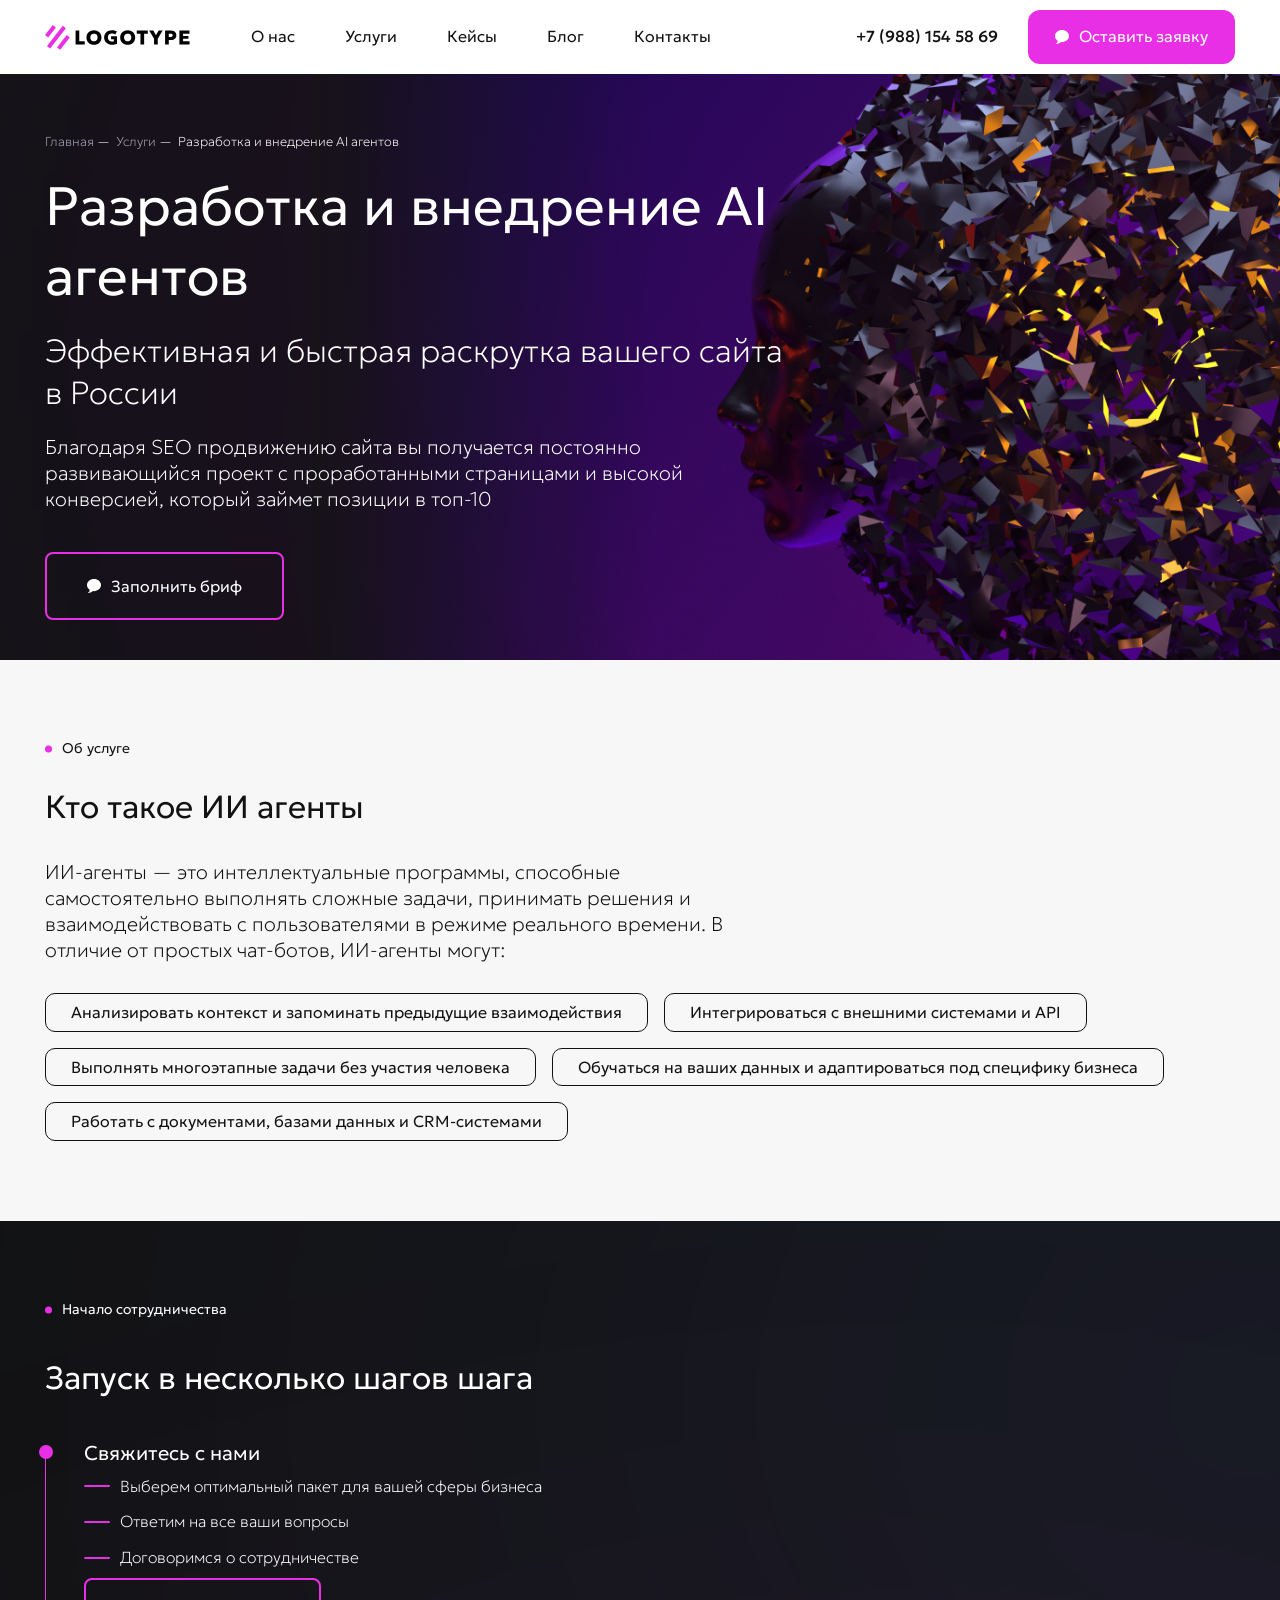
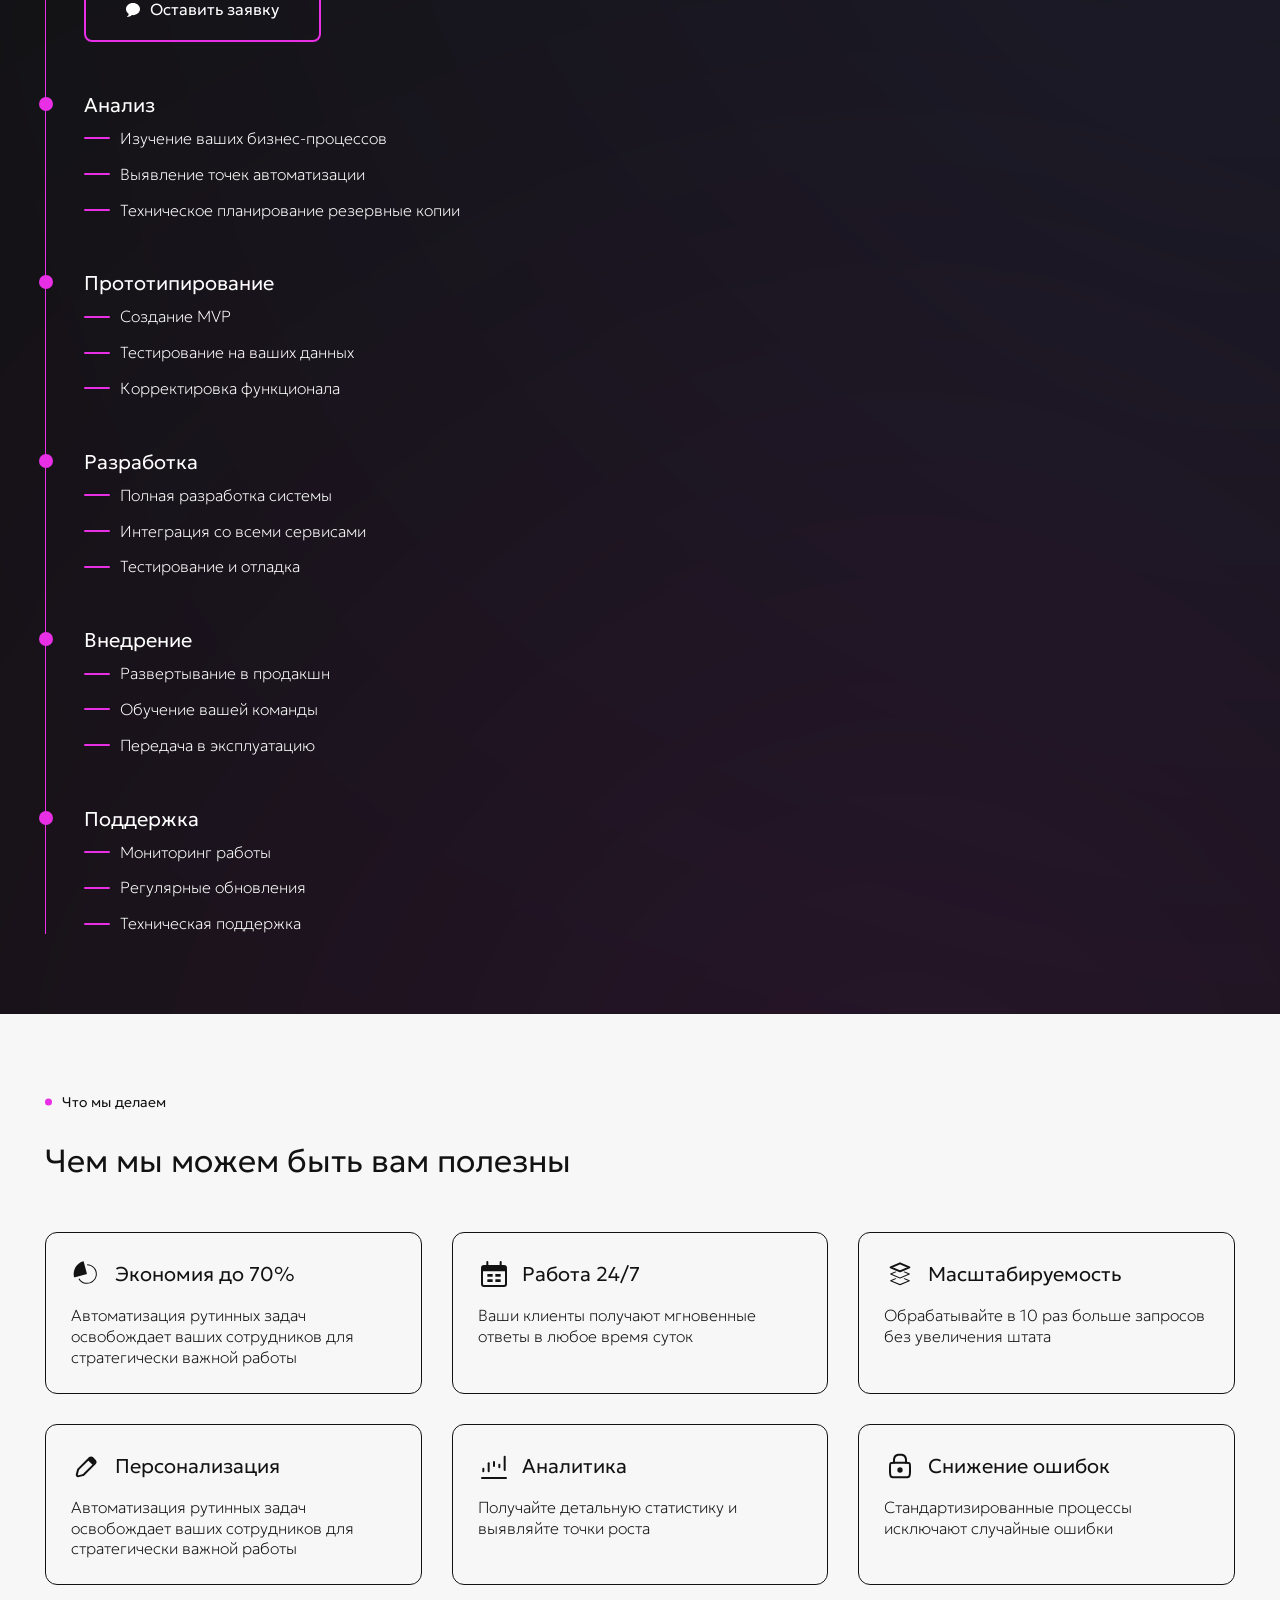
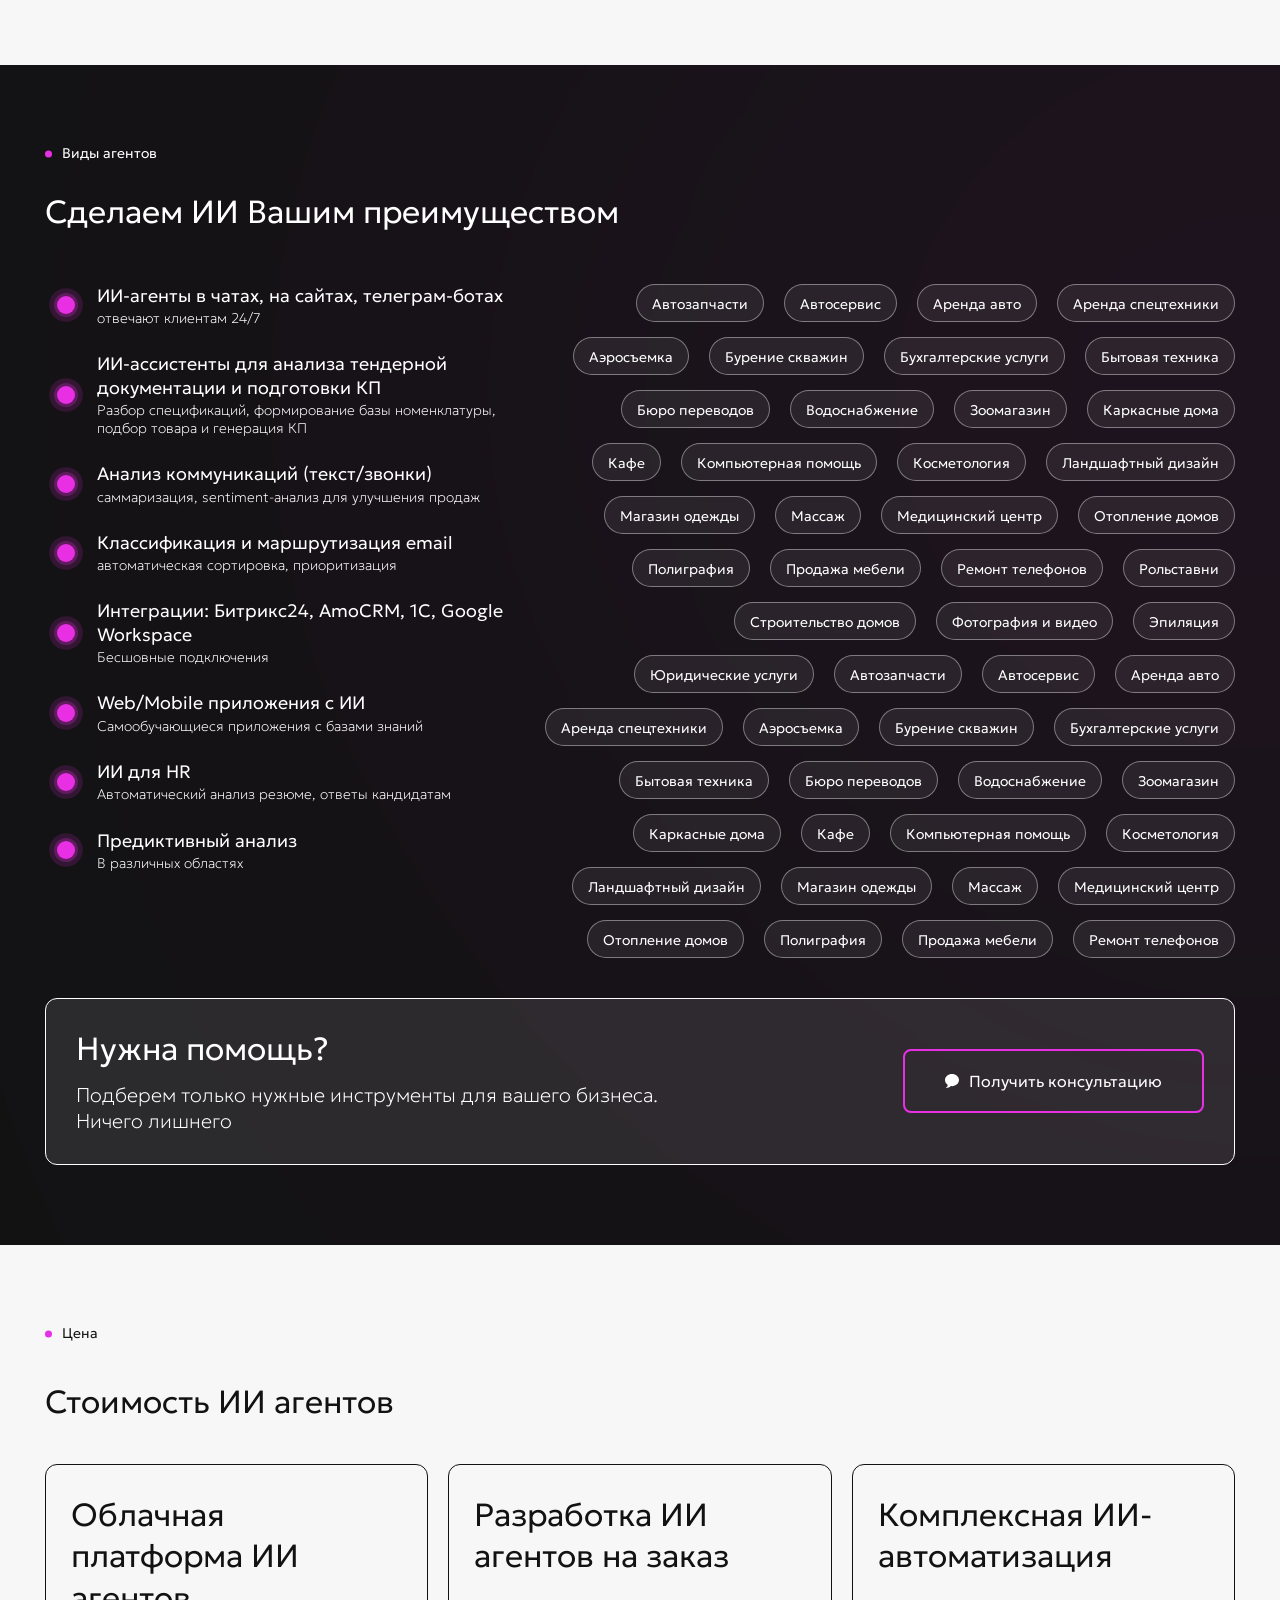
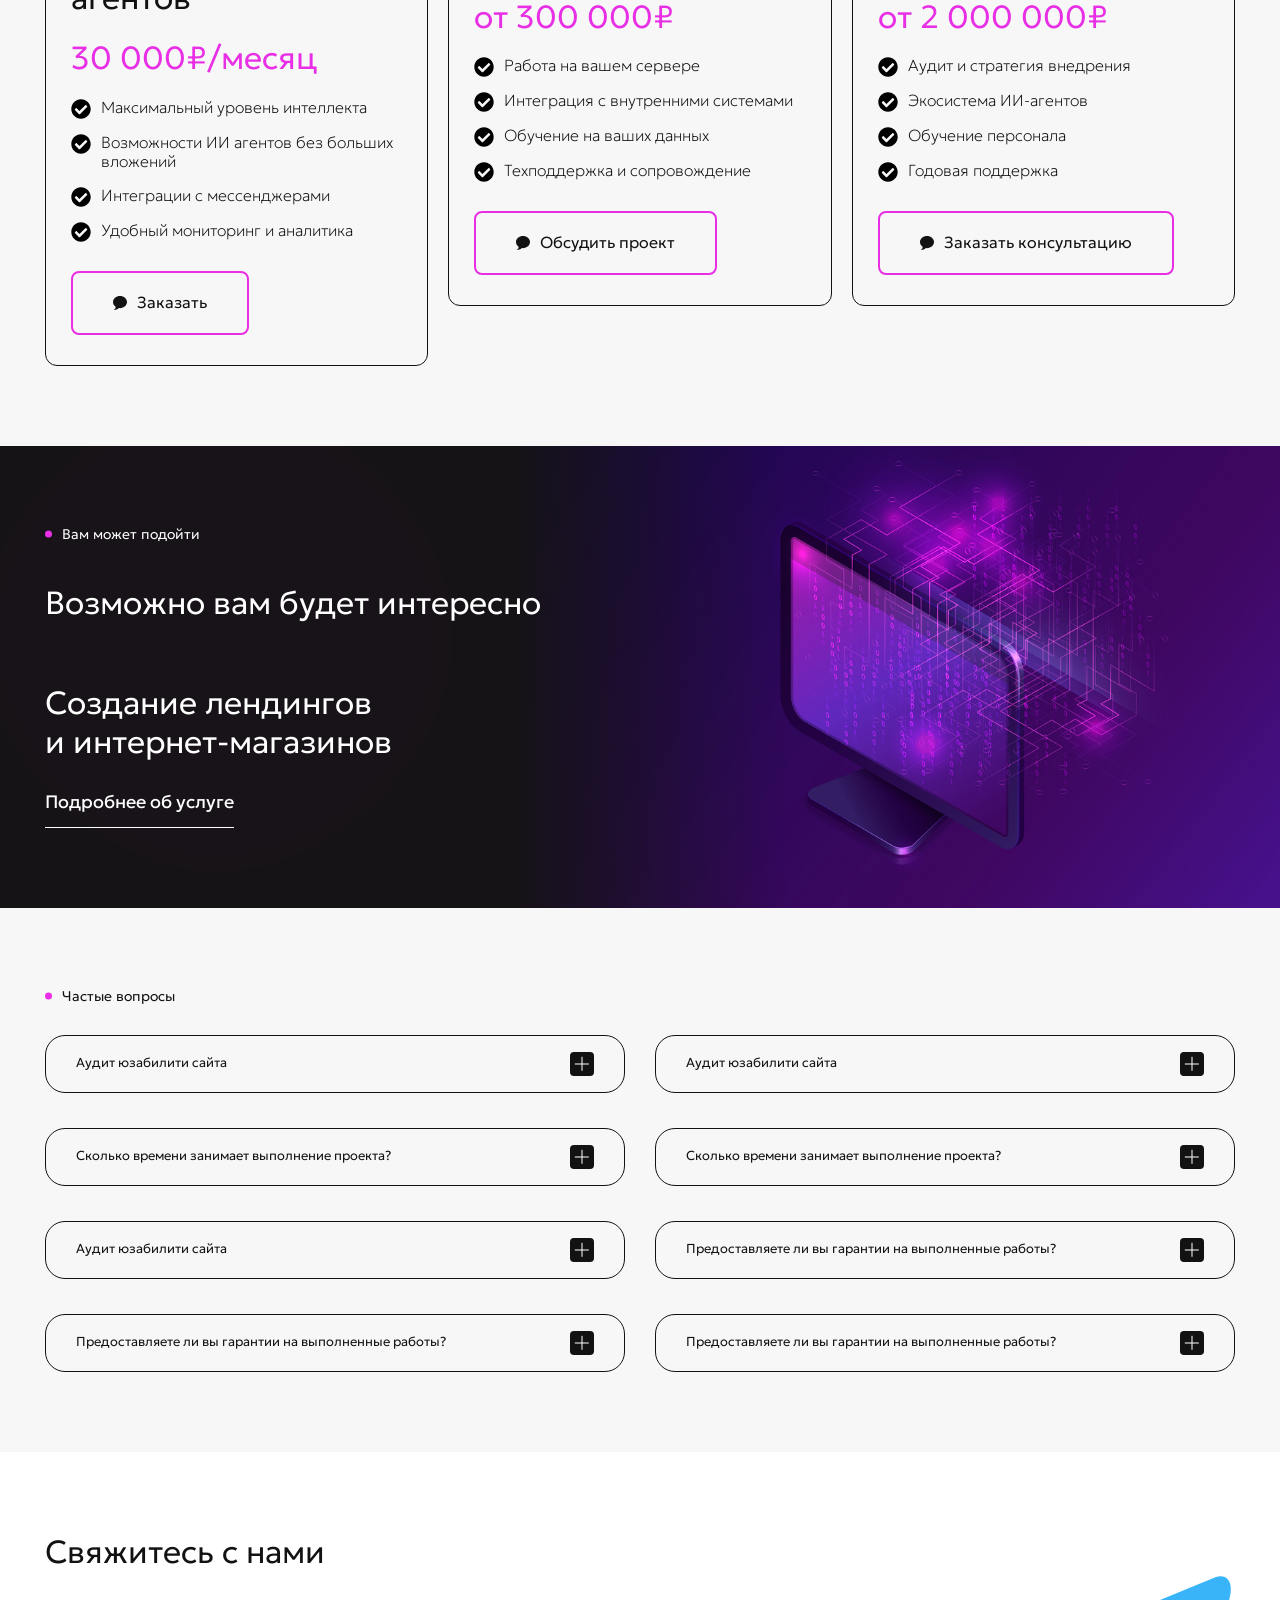
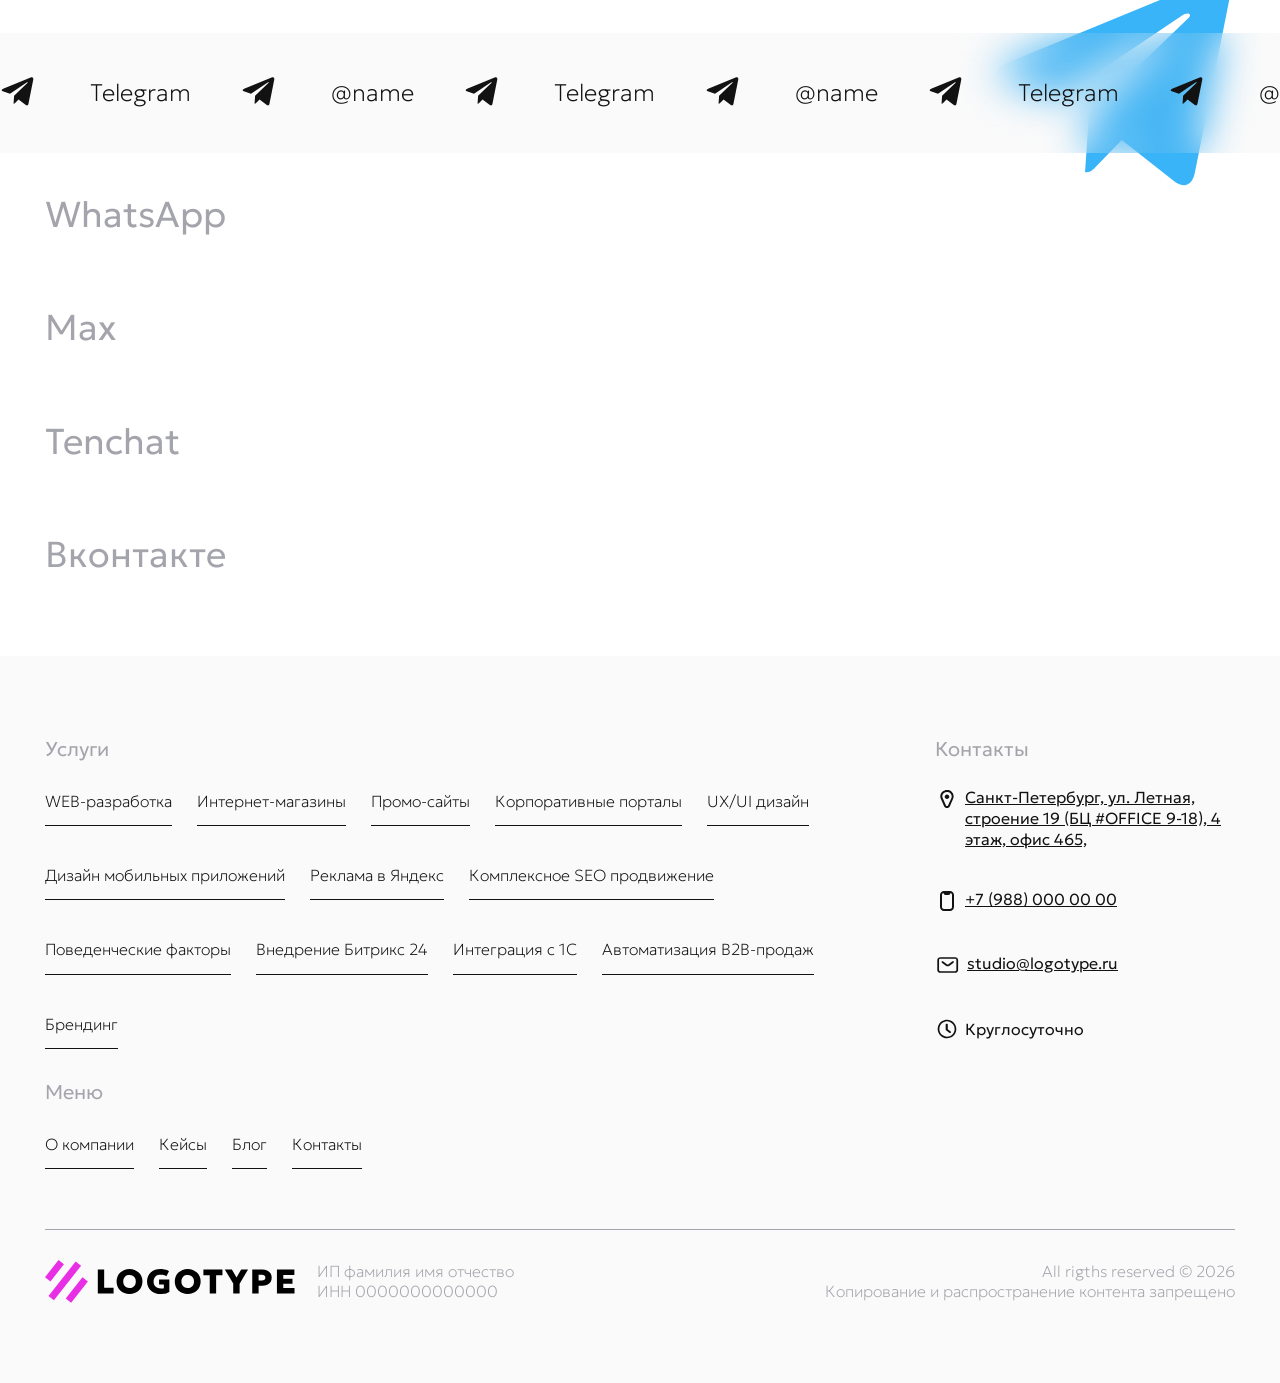
<file: services_8.html>
<!DOCTYPE html>
<html lang="en">
  <head>
    <meta charset="UTF-8" />
    <meta name="viewport" content="width=device-width, initial-scale=1.0" />
    <meta http-equiv="X-UA-Compatible" content="ie=edge" />
    <title>SEO</title>
    <link rel="stylesheet" href="css/slick.css">
    <link rel="stylesheet" href="css/style.css" />    
  </head>
  <body>

    <header class="header">
      <div class="container">
        <div class="header_block">
          <div class="header_block_left">
            <a href="#" class="header_block_left_logo">
              <img src="img/logo.svg" alt="">
            </a>
            <ul>
              <li>
                <a href="#">О нас</a>
              </li>
              <li>
                <a href="#">
                  Услуги
                </a>
              </li>
              <li>
                <a href="#">Кейсы</a>
              </li>
              <li>
                <a href="#">Блог</a>
              </li>
              <li>
                <a href="#">Контакты</a>
              </li>
            </ul>
          </div>
          <div class="header_block_right">
            <a href="tel:+79881545869" class="header_block_right_tel">+7 (988) 154 58 69</a>
            <div class="header_block_right_btn callback">
              <svg width="14" height="14" viewBox="0 0 14 14" fill="none" xmlns="http://www.w3.org/2000/svg">
                <path d="M7 0C10.866 0 14 2.71741 14 6.0695C14 9.42159 10.866 12.139 7 12.139C6.62874 12.139 6.26433 12.1137 5.90867 12.0654C4.40504 13.67 2.66866 13.9577 0.933333 14V13.6073C1.87034 13.1174 2.625 12.2251 2.625 11.2052C2.625 11.0629 2.61462 10.9232 2.5954 10.7866C1.01226 9.67381 0 7.97422 0 6.0695C0 2.71741 3.13402 0 7 0Z" fill="#fff"/>
              </svg>
              <span>Оставить заявку</span>
            </div>
            <div class="callback header_block_right_mob_btn">
              <svg width="22" height="22" viewBox="0 0 22 22" fill="none" xmlns="http://www.w3.org/2000/svg">
                <path d="M11 0C17.0752 0 22 4.27021 22 9.53779C22 14.8054 17.0752 19.0756 11 19.0756C10.4166 19.0756 9.84395 19.0358 9.28505 18.9599C6.92221 21.4814 4.19361 21.9336 1.46667 22V21.3829C2.93911 20.613 4.125 19.2108 4.125 17.6082C4.125 17.3846 4.10868 17.1651 4.07848 16.9504C1.59069 15.2017 0 12.5309 0 9.53779C0 4.27021 4.92488 0 11 0Z" fill="#121213"/>
              </svg>
            </div>
            <a href="tel:+79881545869" class="header_block_right_mob_tel">
              <svg width="22" height="22" viewBox="0 0 22 22" fill="none" xmlns="http://www.w3.org/2000/svg">
                <path d="M11.9167 1.75C12.7525 1.75 13.48 1.74806 14.0613 1.82617C14.6714 1.9082 15.2684 2.09482 15.7537 2.58008C16.2387 3.06524 16.4255 3.66151 16.5076 4.27148C16.5857 4.85285 16.5837 5.58102 16.5837 6.41699V15.583C16.5837 16.419 16.5857 17.1472 16.5076 17.7285C16.4255 18.3385 16.2387 18.9348 15.7537 19.4199C15.2684 19.9052 14.6714 20.0918 14.0613 20.1738C13.48 20.2519 12.7525 20.25 11.9167 20.25H10.0837C9.24777 20.25 8.5196 20.252 7.93823 20.1738C7.3282 20.0918 6.73201 19.9051 6.24683 19.4199C5.76165 18.9347 5.57497 18.3385 5.49292 17.7285C5.41476 17.1472 5.41675 16.419 5.41675 15.583V6.41699C5.41675 5.58102 5.41476 4.85285 5.49292 4.27148C5.57497 3.66145 5.76165 3.06526 6.24683 2.58008C6.73201 2.0949 7.3282 1.90822 7.93823 1.82617C8.5196 1.74801 9.24777 1.75 10.0837 1.75H11.9167Z" stroke="#121213" stroke-width="2"/>
                <path d="M6.41675 14.6667H15.5834" stroke="#121213" stroke-width="2"/>
              </svg>
            </a>
            <div class="header_block_right_burger">
              <svg width="22" height="22" viewBox="0 0 22 22" fill="none" xmlns="http://www.w3.org/2000/svg">
                <rect x="3.66675" y="4.58333" width="14.6667" height="4.58333" rx="1" stroke="white" stroke-width="2" stroke-linejoin="round"/>
                <rect x="3.66675" y="12.8333" width="14.6667" height="4.58333" rx="1" stroke="white" stroke-width="2" stroke-linejoin="round"/>
              </svg>
            </div>
          </div>
        </div>
      </div>
    </header>

    <section class="services_main absolute">
      <div class="container">
        <div class="services_main_wrap">
          <div class="services_main_wrap_text">
            <nav class="breadcrumb">
              <a href="#">Главная</a>&nbsp;—&nbsp;
              <a href="#">Услуги</a>&nbsp;—&nbsp;
              Разработка и внедрение AI агентов
            </nav>
            <h1>Разработка и внедрение AI агентов</h1>
            <h2>Эффективная и быстрая раскрутка вашего сайта в России </h2>
            <p>Благодаря SEO продвижению сайта вы получается постоянно развивающийся проект с проработанными страницами и высокой конверсией, который займет позиции в топ-10</p>
            <a href="#" class="btn">
              <svg width="14" height="14" viewBox="0 0 14 14" fill="none" xmlns="http://www.w3.org/2000/svg">
                <path d="M7 0C10.866 0 14 2.71741 14 6.0695C14 9.42159 10.866 12.139 7 12.139C6.62874 12.139 6.26433 12.1137 5.90867 12.0654C4.40504 13.67 2.66866 13.9577 0.933333 14V13.6073C1.87034 13.1174 2.625 12.2251 2.625 11.2052C2.625 11.0629 2.61462 10.9232 2.5954 10.7866C1.01226 9.67381 0 7.97422 0 6.0695C0 2.71741 3.13402 0 7 0Z" fill="#fff"></path>
              </svg>
              <span>Заполнить бриф</span>
            </a>
          </div>
        </div>
      </div>
      <div class="services_main_back">
        <img src="img/services/main_8.png" alt="">
      </div>
    </section>

    <section class="agent">
      <div class="container">
        <div class="subtitle">Об услуге</div>
        <div class="agent_block">
          <div class="agent_block_text">
            <h2>Кто такое ИИ агенты</h2>
            <p>ИИ-агенты — это интеллектуальные программы, способные самостоятельно выполнять сложные задачи, принимать решения и взаимодействовать с пользователями в режиме реального времени. В отличие от простых чат-ботов, ИИ-агенты могут:</p>
          </div>
          <ul>
            <li>Анализировать контекст и запоминать предыдущие взаимодействия</li>
            <li>Интегрироваться с внешними системами и API</li>
            <li>Выполнять многоэтапные задачи без участия человека</li>
            <li>Обучаться на ваших данных и адаптироваться под специфику бизнеса</li>
            <li>Работать с документами, базами данных и CRM-системами</li>
          </ul>
        </div>
      </div>
    </section>

    <section class="timeline">
      <div class="container">
        <div class="subtitle">Начало сотрудничества</div>
        <h2>Запуск в несколько шагов шага</h2>
        <div class="timeline_wrap">
          <div class="timeline_wrap_line">
            <div class="timeline_wrap_line_bar"></div>
          </div>
          <div class="timeline_wrap_text">
            <div class="timeline_wrap_text_item">
              <h4>Свяжитесь с нами</h4>
              <ul>
                <li>Выберем оптимальный пакет для вашей сферы бизнеса</li>
                <li>Ответим на все ваши вопросы</li>
                <li>Договоримся о сотрудничестве</li>
              </ul>
              <div class="btn callback">
                <svg width="14" height="14" viewBox="0 0 14 14" fill="none" xmlns="http://www.w3.org/2000/svg">
                  <path d="M7 0C10.866 0 14 2.71741 14 6.0695C14 9.42159 10.866 12.139 7 12.139C6.62874 12.139 6.26433 12.1137 5.90867 12.0654C4.40504 13.67 2.66866 13.9577 0.933333 14V13.6073C1.87034 13.1174 2.625 12.2251 2.625 11.2052C2.625 11.0629 2.61462 10.9232 2.5954 10.7866C1.01226 9.67381 0 7.97422 0 6.0695C0 2.71741 3.13402 0 7 0Z" fill="#fff"></path>
                </svg>
                <span>Оставить заявку</span>
              </div>
            </div>
            <div class="timeline_wrap_text_item">
              <h4>Анализ</h4>
              <ul>
                <li>Изучение ваших бизнес-процессов</li>
                <li>Выявление точек автоматизации</li>
                <li>Техническое планирование резервные копии</li>
              </ul>
            </div>
            <div class="timeline_wrap_text_item">
              <h4>Прототипирование</h4>
              <ul>
                <li>Создание MVP</li>
                <li>Тестирование на ваших данных</li>
                <li>Корректировка функционала</li>
              </ul>
            </div>
            <div class="timeline_wrap_text_item">
              <h4>Разработка</h4>
              <ul>
                <li>Полная разработка системы</li>
                <li>Интеграция со всеми сервисами</li>
                <li>Тестирование и отладка</li>
              </ul>
            </div>
            <div class="timeline_wrap_text_item">
              <h4>Внедрение</h4>
              <ul>
                <li>Развертывание в продакшн</li>
                <li>Обучение вашей команды</li>
                <li>Передача в эксплуатацию</li>
              </ul>
            </div>
            <div class="timeline_wrap_text_item">
              <h4>Поддержка</h4>
              <ul>
                <li>Мониторинг работы</li>
                <li>Регулярные обновления</li>
                <li>Техническая поддержка</li>
              </ul>
            </div>
          </div>
        </div>
      </div>
    </section>

    <section class="useful">
      <div class="container">
        <div class="subtitle">Что мы делаем</div>
        <h2>Чем мы можем быть вам полезны</h2>
        <div class="useful_list">
          <div class="useful_list_item">
            <div class="useful_list_item_title">
              <img src="img/services/useful_1.svg" alt="">
              <h4>Экономия до 70%</h4>
            </div>
            <p>Автоматизация рутинных задач освобождает ваших сотрудников для стратегически важной работы</p>
          </div>
          <div class="useful_list_item">
            <div class="useful_list_item_title">
              <img src="img/services/useful_2.svg" alt="">
              <h4>Работа 24/7</h4>
            </div>
            <p>Ваши клиенты получают мгновенные ответы в любое время суток</p>
          </div>
          <div class="useful_list_item">
            <div class="useful_list_item_title">
              <img src="img/services/useful_3.svg" alt="">
              <h4>Масштабируемость</h4>
            </div>
            <p>Обрабатывайте в 10 раз больше запросов без увеличения штата</p>
          </div>
          <div class="useful_list_item">
            <div class="useful_list_item_title">
              <img src="img/services/useful_4.svg" alt="">
              <h4>Персонализация</h4>
            </div>
            <p>Автоматизация рутинных задач освобождает ваших сотрудников для стратегически важной работы</p>
          </div>
          <div class="useful_list_item">
            <div class="useful_list_item_title">
              <img src="img/services/useful_5.svg" alt="">
              <h4>Аналитика</h4>
            </div>
            <p>Получайте детальную статистику и выявляйте точки роста</p>
          </div>
          <div class="useful_list_item">
            <div class="useful_list_item_title">
              <img src="img/services/useful_6.svg" alt="">
              <h4>Снижение ошибок</h4>
            </div>
            <p>Стандартизированные процессы исключают случайные ошибки</p>
          </div>
        </div>
      </div>
    </section>

    <section class="sphere">
      <div class="container">
        <div class="subtitle">Виды агентов</div>
        <h2>Сделаем ИИ Вашим преимуществом</h2>
        <div class="sphere_wrap">
          <div class="sphere_wrap_left">
            <div class="sphere_wrap_left_item">
              <div class="sphere_wrap_left_item_dot">
                <div class="sphere_wrap_left_item_dot_pulse"></div>
              </div>
              <div class="sphere_wrap_left_item_text">
                <h4>ИИ-агенты в чатах, на сайтах, телеграм-ботах</h4>
                <p>отвечают клиентам 24/7</p>
              </div>
            </div>
            <div class="sphere_wrap_left_item">
              <div class="sphere_wrap_left_item_dot">
                <div class="sphere_wrap_left_item_dot_pulse"></div>
              </div>
              <div class="sphere_wrap_left_item_text">
                <h4>ИИ-ассистенты для анализа тендерной документации и подготовки КП</h4>
                <p>Разбор спецификаций, формирование базы номенклатуры, подбор товара и генерация КП</p>
              </div>
            </div>
            <div class="sphere_wrap_left_item">
              <div class="sphere_wrap_left_item_dot">
                <div class="sphere_wrap_left_item_dot_pulse"></div>
              </div>
              <div class="sphere_wrap_left_item_text">
                <h4>Анализ коммуникаций (текст/звонки)</h4>
                <p>саммаризация, sentiment-анализ для улучшения продаж</p>
              </div>
            </div>
            <div class="sphere_wrap_left_item">
              <div class="sphere_wrap_left_item_dot">
                <div class="sphere_wrap_left_item_dot_pulse"></div>
              </div>
              <div class="sphere_wrap_left_item_text">
                <h4>Классификация и маршрутизация email</h4>
                <p>автоматическая сортировка, приоритизация</p>
              </div>
            </div>
            <div class="sphere_wrap_left_item">
              <div class="sphere_wrap_left_item_dot">
                <div class="sphere_wrap_left_item_dot_pulse"></div>
              </div>
              <div class="sphere_wrap_left_item_text">
                <h4>Интеграции: Битрикс24, AmoCRM, 1С, Google Workspace</h4>
                <p>Бесшовные подключения</p>
              </div>
            </div>
            <div class="sphere_wrap_left_item">
              <div class="sphere_wrap_left_item_dot">
                <div class="sphere_wrap_left_item_dot_pulse"></div>
              </div>
              <div class="sphere_wrap_left_item_text">
                <h4>Web/Mobile приложения с ИИ</h4>
                <p>Самообучающиеся приложения с базами знаний</p>
              </div>
            </div>
            <div class="sphere_wrap_left_item">
              <div class="sphere_wrap_left_item_dot">
                <div class="sphere_wrap_left_item_dot_pulse"></div>
              </div>
              <div class="sphere_wrap_left_item_text">
                <h4>ИИ для HR</h4>
                <p>Автоматический анализ резюме, ответы кандидатам</p>
              </div>
            </div>
            <div class="sphere_wrap_left_item">
              <div class="sphere_wrap_left_item_dot">
                <div class="sphere_wrap_left_item_dot_pulse"></div>
              </div>
              <div class="sphere_wrap_left_item_text">
                <h4>Предиктивный анализ</h4>
                <p>В различных областях</p>
              </div>
            </div>
          </div>
          <div class="sphere_wrap_right">
            <ul>
              <li>Автозапчасти</li>
              <li>Автосервис</li>
              <li>Аренда авто</li>
              <li>Аренда спецтехники</li>
              <li>Аэросъемка</li>
              <li>Бурение скважин</li>
              <li>Бухгалтерские услуги</li>
              <li>Бытовая техника</li>
              <li>Бюро переводов</li>
              <li>Водоснабжение</li>
              <li>Зоомагазин</li>
              <li>Каркасные дома</li>
              <li>Кафе</li>
              <li>Компьютерная помощь</li>
              <li>Косметология</li>
              <li>Ландшафтный дизайн</li>
              <li>Магазин одежды</li>
              <li>Массаж</li>
              <li>Медицинский центр</li>
              <li>Отопление домов</li>
              <li>Полиграфия</li>
              <li>Продажа мебели</li>
              <li>Ремонт телефонов</li>
              <li>Рольставни</li>
              <li>Строительство домов</li>
              <li>Фотография и видео</li>
              <li>Эпиляция</li>
              <li>Юридические услуги</li>
              <li>Автозапчасти</li>
              <li>Автосервис</li>
              <li>Аренда авто</li>
              <li>Аренда спецтехники</li>
              <li>Аэросъемка</li>
              <li>Бурение скважин</li>
              <li>Бухгалтерские услуги</li>
              <li>Бытовая техника</li>
              <li>Бюро переводов</li>
              <li>Водоснабжение</li>
              <li>Зоомагазин</li>
              <li>Каркасные дома</li>
              <li>Кафе</li>
              <li>Компьютерная помощь</li>
              <li>Косметология</li>
              <li>Ландшафтный дизайн</li>
              <li>Магазин одежды</li>
              <li>Массаж</li>
              <li>Медицинский центр</li>
              <li>Отопление домов</li>
              <li>Полиграфия</li>
              <li>Продажа мебели</li>
              <li>Ремонт телефонов</li>
            </ul>
          </div>
        </div>
        <div class="sphere_help">
          <div class="sphere_help_left">
            <h2>Нужна помощь?</h2>
            <p>Подберем только нужные инструменты для вашего бизнеса. Ничего лишнего</p>
          </div>
          <div class="btn">
            <svg width="14" height="14" viewBox="0 0 14 14" fill="none" xmlns="http://www.w3.org/2000/svg">
              <path d="M7 0C10.866 0 14 2.71741 14 6.0695C14 9.42159 10.866 12.139 7 12.139C6.62874 12.139 6.26433 12.1137 5.90867 12.0654C4.40504 13.67 2.66866 13.9577 0.933333 14V13.6073C1.87034 13.1174 2.625 12.2251 2.625 11.2052C2.625 11.0629 2.61462 10.9232 2.5954 10.7866C1.01226 9.67381 0 7.97422 0 6.0695C0 2.71741 3.13402 0 7 0Z" fill="#fff"></path>
            </svg>
            <span>Получить консультацию</span>
          </div>
        </div>
      </div>
    </section>

    <section class="cost">
      <div class="container">
        <div class="subtitle">Цена </div>
        <h2>Стоимость  ИИ агентов</h2>
        <div class="cost_block cost_block_three">
          <div class="cost_block_white cost_block_three_item">
            <h2>Облачная платформа ИИ агентов</h2>
            <span class="price">30 000₽/месяц</span>
            <ul>
              <li>
                <img src="img/services/ok_black.svg" alt="">
                <span>Максимальный уровень интеллекта</span>
              </li>
              <li>
                <img src="img/services/ok_black.svg" alt="">
                <span>Возможности ИИ агентов без больших вложений</span>
              </li>
              <li>
                <img src="img/services/ok_black.svg" alt="">
                <span>Интеграции с мессенджерами</span>
              </li>
              <li>
                <img src="img/services/ok_black.svg" alt="">
                <span>Удобный мониторинг и аналитика</span>
              </li>
            </ul>
            <div class="btn callback">
              <svg width="14" height="14" viewBox="0 0 14 14" fill="none" xmlns="http://www.w3.org/2000/svg">
                <path d="M7 0C10.866 0 14 2.71741 14 6.0695C14 9.42159 10.866 12.139 7 12.139C6.62874 12.139 6.26433 12.1137 5.90867 12.0654C4.40504 13.67 2.66866 13.9577 0.933333 14V13.6073C1.87034 13.1174 2.625 12.2251 2.625 11.2052C2.625 11.0629 2.61462 10.9232 2.5954 10.7866C1.01226 9.67381 0 7.97422 0 6.0695C0 2.71741 3.13402 0 7 0Z" fill="#121213"></path>
              </svg>
              <span>Заказать</span>
            </div>
          </div>

          <div class="cost_block_white cost_block_three_item">
            <h2>Разработка ИИ агентов на заказ</h2>
            <span class="price">от 300 000₽</span>
            <ul>
              <li>
                <img src="img/services/ok_black.svg" alt="">
                <span>Работа на вашем сервере</span>
              </li>
              <li>
                <img src="img/services/ok_black.svg" alt="">
                <span>Интеграция с внутренними системами</span>
              </li>
              <li>
                <img src="img/services/ok_black.svg" alt="">
                <span>Обучение на ваших данных</span>
              </li>
              <li>
                <img src="img/services/ok_black.svg" alt="">
                <span>Техподдержка и сопровождение</span>
              </li>
            </ul>
            <div class="btn callback">
              <svg width="14" height="14" viewBox="0 0 14 14" fill="none" xmlns="http://www.w3.org/2000/svg">
                <path d="M7 0C10.866 0 14 2.71741 14 6.0695C14 9.42159 10.866 12.139 7 12.139C6.62874 12.139 6.26433 12.1137 5.90867 12.0654C4.40504 13.67 2.66866 13.9577 0.933333 14V13.6073C1.87034 13.1174 2.625 12.2251 2.625 11.2052C2.625 11.0629 2.61462 10.9232 2.5954 10.7866C1.01226 9.67381 0 7.97422 0 6.0695C0 2.71741 3.13402 0 7 0Z" fill="#121213"></path>
              </svg>
              <span>Обсудить проект</span>
            </div>
          </div>

          <div class="cost_block_white cost_block_three_item">
            <h2>Комплексная ИИ-автоматизация </h2>
            <span class="price">от 2 000 000₽</span>
            <ul>
              <li>
                <img src="img/services/ok_black.svg" alt="">
                <span>Аудит и стратегия внедрения</span>
              </li>
              <li>
                <img src="img/services/ok_black.svg" alt="">
                <span>Экосистема ИИ-агентов</span>
              </li>
              <li>
                <img src="img/services/ok_black.svg" alt="">
                <span>Обучение персонала</span>
              </li>
              <li>
                <img src="img/services/ok_black.svg" alt="">
                <span>Годовая поддержка</span>
              </li>
            </ul>
            <div class="btn callback">
              <svg width="14" height="14" viewBox="0 0 14 14" fill="none" xmlns="http://www.w3.org/2000/svg">
                <path d="M7 0C10.866 0 14 2.71741 14 6.0695C14 9.42159 10.866 12.139 7 12.139C6.62874 12.139 6.26433 12.1137 5.90867 12.0654C4.40504 13.67 2.66866 13.9577 0.933333 14V13.6073C1.87034 13.1174 2.625 12.2251 2.625 11.2052C2.625 11.0629 2.61462 10.9232 2.5954 10.7866C1.01226 9.67381 0 7.97422 0 6.0695C0 2.71741 3.13402 0 7 0Z" fill="#121213"></path>
              </svg>
              <span>Заказать консультацию</span>
            </div>
          </div>

        </div>
      </div>
    </section>

    <section class="might">
      <div class="container">
        <div class="subtitle">Вам может подойти</div>
        <h2>Возможно вам будет интересно</h2>
        <div class="might_link">
          <h3>Cоздание лендингов <br> и интернет-магазинов</h3>
          <a href="#">Подробнее об услуге</a>
        </div>
      </div>
      <div class="might_back">
        <img src="img/services/main_5.png" alt="">
      </div>
    </section>

    <section class="faq">
      <div class="container">
        <div class="subtitle">Частые вопросы</div>
        <div class="faq_wrap">
          <div class="faq_wrap_item">
            <div class="faq_wrap_item_head">
              <span>Аудит юзабилити сайта</span>
              <div class="faq_wrap_item_head_btn"></div>
            </div>
            <div class="faq_wrap_item_body">
              <p>Lorem ipsum dolor, sit amet consectetur adipisicing elit. Nostrum quibusdam, et at ut, ipsum rerum repellendus possimus explicabo sit, excepturi facere tempore maxime vel repellat illo quo neque dolores porro optio veniam molestias! Sequi labore expedita minus ad vel debitis illum temporibus enim repellendus fugit eos error neque, ipsam provident.</p>
            </div>
          </div>
          <div class="faq_wrap_item">
            <div class="faq_wrap_item_head">
              <span>Аудит юзабилити сайта</span>
              <div class="faq_wrap_item_head_btn"></div>
            </div>
            <div class="faq_wrap_item_body">
              <p>Lorem ipsum dolor, sit amet consectetur adipisicing elit. Nostrum quibusdam, et at ut, ipsum rerum repellendus possimus explicabo sit, excepturi facere tempore maxime vel repellat illo quo neque dolores porro optio veniam molestias! Sequi labore expedita minus ad vel debitis illum temporibus enim repellendus fugit eos error neque, ipsam provident.</p>
            </div>
          </div>
          <div class="faq_wrap_item">
            <div class="faq_wrap_item_head">
              <span>Сколько времени занимает выполнение проекта?</span>
              <div class="faq_wrap_item_head_btn"></div>
            </div>
            <div class="faq_wrap_item_body">
              <p>Lorem ipsum dolor, sit amet consectetur adipisicing elit. Nostrum quibusdam, et at ut, ipsum rerum repellendus possimus explicabo sit, excepturi facere tempore maxime vel repellat illo quo neque dolores porro optio veniam molestias! Sequi labore expedita minus ad vel debitis illum temporibus enim repellendus fugit eos error neque, ipsam provident.</p>
            </div>
          </div>
          <div class="faq_wrap_item">
            <div class="faq_wrap_item_head">
              <span>Сколько времени занимает выполнение проекта?</span>
              <div class="faq_wrap_item_head_btn"></div>
            </div>
            <div class="faq_wrap_item_body">
              <p>Lorem ipsum dolor, sit amet consectetur adipisicing elit. Nostrum quibusdam, et at ut, ipsum rerum repellendus possimus explicabo sit, excepturi facere tempore maxime vel repellat illo quo neque dolores porro optio veniam molestias! Sequi labore expedita minus ad vel debitis illum temporibus enim repellendus fugit eos error neque, ipsam provident.</p>
            </div>
          </div>
          <div class="faq_wrap_item">
            <div class="faq_wrap_item_head">
              <span>Аудит юзабилити сайта</span>
              <div class="faq_wrap_item_head_btn"></div>
            </div>
            <div class="faq_wrap_item_body">
              <p>Lorem ipsum dolor, sit amet consectetur adipisicing elit. Nostrum quibusdam, et at ut, ipsum rerum repellendus possimus explicabo sit, excepturi facere tempore maxime vel repellat illo quo neque dolores porro optio veniam molestias! Sequi labore expedita minus ad vel debitis illum temporibus enim repellendus fugit eos error neque, ipsam provident.</p>
            </div>
          </div>
          <div class="faq_wrap_item">
            <div class="faq_wrap_item_head">
              <span>Предоставляете ли вы гарантии на выполненные работы?</span>
              <div class="faq_wrap_item_head_btn"></div>
            </div>
            <div class="faq_wrap_item_body">
              <p>Lorem ipsum dolor, sit amet consectetur adipisicing elit. Nostrum quibusdam, et at ut, ipsum rerum repellendus possimus explicabo sit, excepturi facere tempore maxime vel repellat illo quo neque dolores porro optio veniam molestias! Sequi labore expedita minus ad vel debitis illum temporibus enim repellendus fugit eos error neque, ipsam provident.</p>
            </div>
          </div>
          <div class="faq_wrap_item">
            <div class="faq_wrap_item_head">
              <span>Предоставляете ли вы гарантии на выполненные работы?</span>
              <div class="faq_wrap_item_head_btn"></div>
            </div>
            <div class="faq_wrap_item_body">
              <p>Lorem ipsum dolor, sit amet consectetur adipisicing elit. Nostrum quibusdam, et at ut, ipsum rerum repellendus possimus explicabo sit, excepturi facere tempore maxime vel repellat illo quo neque dolores porro optio veniam molestias! Sequi labore expedita minus ad vel debitis illum temporibus enim repellendus fugit eos error neque, ipsam provident.</p>
            </div>
          </div>
          <div class="faq_wrap_item">
            <div class="faq_wrap_item_head">
              <span>Предоставляете ли вы гарантии на выполненные работы?</span>
              <div class="faq_wrap_item_head_btn"></div>
            </div>
            <div class="faq_wrap_item_body">
              <p>Lorem ipsum dolor, sit amet consectetur adipisicing elit. Nostrum quibusdam, et at ut, ipsum rerum repellendus possimus explicabo sit, excepturi facere tempore maxime vel repellat illo quo neque dolores porro optio veniam molestias! Sequi labore expedita minus ad vel debitis illum temporibus enim repellendus fugit eos error neque, ipsam provident.</p>
            </div>
          </div>
        </div>
      </div>
    </section>

    <div class="dropdown">
      <div class="dropdown_top">
        <a href="#" class="dropdown_top_logo">
          <img src="img/logo.svg" alt="">
        </a>
        <div class="dropdown_top_close">
          <svg width="18" height="18" viewBox="0 0 18 18" fill="none" xmlns="http://www.w3.org/2000/svg">
            <g clip-path="url(#clip0_153_36516)">
            <path d="M10.8043 9.00104L17.7978 2.00164C17.8618 1.93785 17.9126 1.86204 17.9472 1.77857C17.9819 1.69509 17.9997 1.6056 17.9997 1.51521C17.9997 1.42482 17.9819 1.33533 17.9472 1.25185C17.9126 1.16838 17.8618 1.09257 17.7978 1.02878L16.9656 0.195827C16.8347 0.0705807 16.6606 0.000679918 16.4796 0.000679918C16.2985 0.000679918 16.1244 0.0705807 15.9935 0.195827L9 7.19523L2.00645 0.195827C1.87586 0.0702905 1.70193 4.01735e-06 1.52086 -0.000396911C1.33979 -0.00079784 1.16554 0.0687177 1.0344 0.193675L0.199995 1.02663C0.0712985 1.15575 -0.000976562 1.33068 -0.000976562 1.51306C-0.000976562 1.69544 0.0712985 1.87037 0.199995 1.99949L7.19569 9.00104L0.202146 16.0004C0.138164 16.0642 0.0873957 16.14 0.0527549 16.2235C0.0181141 16.307 0.000282117 16.3965 0.000282117 16.4869C0.000282117 16.5773 0.0181141 16.6668 0.0527549 16.7502C0.0873957 16.8337 0.138164 16.9095 0.202146 16.9733L1.0344 17.8063C1.16527 17.9315 1.33936 18.0014 1.52043 18.0014C1.70149 18.0014 1.87558 17.9315 2.00645 17.8063L9 10.8069L15.9935 17.8063C16.1244 17.9315 16.2985 18.0014 16.4796 18.0014C16.6606 18.0014 16.8347 17.9315 16.9656 17.8063L17.7978 16.9733C17.9265 16.8442 17.9988 16.6692 17.9988 16.4869C17.9988 16.3045 17.9265 16.1296 17.7978 16.0004L10.8043 9.00104Z" fill="white"/>
            </g>
            <defs>
            <clipPath id="clip0_153_36516">
            <rect width="18" height="18" fill="white"/>
            </clipPath>
            </defs>
          </svg>
        </div>
      </div>
      <ul>
        <li>
          <a href="#">О нас</a>
        </li>
        <li>
          <a href="#">Услуги</a>
        </li>
        <li>
          <a href="#">Кейсы</a>
        </li>
        <li>
          <a href="#">Блог</a>
        </li>
        <li>
          <a href="#">Контакты</a>
        </li>
      </ul>
      <div class="dropdown_info">
        <div class="dropdown_info_item">
          <span class="dropdown_info_item_subtitle">Мессенджеры:</span>
          <div class="dropdown_info_item_btns">
            <a href="#">
              <img src="img/header/tg.svg" alt="">
              <span>Telegram</span>
            </a>
            <a href="#">
              <img src="img/header/wap.svg" alt="">
              <span>WhatsApp</span>
            </a>
          </div>
        </div>
        <div class="dropdown_info_item">
          <span class="dropdown_info_item_subtitle">Электронная почта: </span>
          <a href="mailto:studio@logotype.ru" class="dropdown_info_item_text">studio@logotype.ru</a>
        </div>
        <div class="dropdown_info_item">
          <span class="dropdown_info_item_subtitle">Контактный телефон офиса:</span>
          <a href="tel:+79881545869" class="dropdown_info_item_text">+7 (988) 154 58 69</a>
        </div>
      </div>
    </div>

    <div class="back_modal"></div>

    <div class="modal_call">
      <h2>Свяжитесь с нами</h2>
      <div class="modal_call_close">
        <svg width="18" height="18" viewBox="0 0 18 18" fill="none" xmlns="http://www.w3.org/2000/svg">
          <g clip-path="url(#clip0_153_36516)">
          <path d="M10.8043 9.00104L17.7978 2.00164C17.8618 1.93785 17.9126 1.86204 17.9472 1.77857C17.9819 1.69509 17.9997 1.6056 17.9997 1.51521C17.9997 1.42482 17.9819 1.33533 17.9472 1.25185C17.9126 1.16838 17.8618 1.09257 17.7978 1.02878L16.9656 0.195827C16.8347 0.0705807 16.6606 0.000679918 16.4796 0.000679918C16.2985 0.000679918 16.1244 0.0705807 15.9935 0.195827L9 7.19523L2.00645 0.195827C1.87586 0.0702905 1.70193 4.01735e-06 1.52086 -0.000396911C1.33979 -0.00079784 1.16554 0.0687177 1.0344 0.193675L0.199995 1.02663C0.0712985 1.15575 -0.000976562 1.33068 -0.000976562 1.51306C-0.000976562 1.69544 0.0712985 1.87037 0.199995 1.99949L7.19569 9.00104L0.202146 16.0004C0.138164 16.0642 0.0873957 16.14 0.0527549 16.2235C0.0181141 16.307 0.000282117 16.3965 0.000282117 16.4869C0.000282117 16.5773 0.0181141 16.6668 0.0527549 16.7502C0.0873957 16.8337 0.138164 16.9095 0.202146 16.9733L1.0344 17.8063C1.16527 17.9315 1.33936 18.0014 1.52043 18.0014C1.70149 18.0014 1.87558 17.9315 2.00645 17.8063L9 10.8069L15.9935 17.8063C16.1244 17.9315 16.2985 18.0014 16.4796 18.0014C16.6606 18.0014 16.8347 17.9315 16.9656 17.8063L17.7978 16.9733C17.9265 16.8442 17.9988 16.6692 17.9988 16.4869C17.9988 16.3045 17.9265 16.1296 17.7978 16.0004L10.8043 9.00104Z" fill="white"/>
          </g>
          <defs>
          <clipPath id="clip0_153_36516">
          <rect width="18" height="18" fill="white"/>
          </clipPath>
          </defs>
        </svg>
      </div>
      <span class="modal_call_subtitle">Любым удобным способом</span>
      <div class="modal_call_links">
        <a href="#">
          <img src="img/header/tg.svg" alt="">
          <span>Напишите нам в Telegram</span>
        </a>
        <a href="#">
          <img src="img/header/wap.svg" alt="">
          <span>Напишите нам в WhatsApp</span>
        </a>
      </div>
      <div class="modal_call_down">
        <span>Или позвоните нам</span>
        <a href="tel:+79881545869">+7 (988) 154 58 69</a>
      </div>
    </div>

    <section class="connect">
      <div class="container">
        <h2>Свяжитесь с нами</h2>
      </div>
      <div class="connect_wrap">
        <a href="#" class="connect_marque">
          <div class="connect_marque_track">
            <div class="connect_marque_item">
              <img src="img/connect/tg.svg" alt="">
              <span>Telegram</span>
            </div>
            <div class="connect_marque_item">
              <img src="img/connect/tg.svg" alt="">
              <span>@name</span>
            </div>
            <div class="connect_marque_item">
              <img src="img/connect/tg.svg" alt="">
              <span>Telegram</span>
            </div>
            <div class="connect_marque_item">
              <img src="img/connect/tg.svg" alt="">
              <span>@name</span>
            </div>
            <div class="connect_marque_item">
              <img src="img/connect/tg.svg" alt="">
              <span>Telegram</span>
            </div>
            <div class="connect_marque_item">
              <img src="img/connect/tg.svg" alt="">
              <span>@name</span>
            </div>
            <div class="connect_marque_item">
              <img src="img/connect/tg.svg" alt="">
              <span>Telegram</span>
            </div>
            <div class="connect_marque_item">
              <img src="img/connect/tg.svg" alt="">
              <span>@name</span>
            </div>
            <div class="connect_marque_item">
              <img src="img/connect/tg.svg" alt="">
              <span>Telegram</span>
            </div>
            <div class="connect_marque_item">
              <img src="img/connect/tg.svg" alt="">
              <span>@name</span>
            </div>
            <div class="connect_marque_item">
              <img src="img/connect/tg.svg" alt="">
              <span>Telegram</span>
            </div>
            <div class="connect_marque_item">
              <img src="img/connect/tg.svg" alt="">
              <span>@name</span>
            </div>
            <div class="connect_marque_item">
              <img src="img/connect/tg.svg" alt="">
              <span>Telegram</span>
            </div>
            <div class="connect_marque_item">
              <img src="img/connect/tg.svg" alt="">
              <span>@name</span>
            </div>
            <div class="connect_marque_item">
              <img src="img/connect/tg.svg" alt="">
              <span>Telegram</span>
            </div>
            <div class="connect_marque_item">
              <img src="img/connect/tg.svg" alt="">
              <span>@name</span>
            </div>
            <div class="connect_marque_item">
              <img src="img/connect/tg.svg" alt="">
              <span>Telegram</span>
            </div>
            <div class="connect_marque_item">
              <img src="img/connect/tg.svg" alt="">
              <span>@name</span>
            </div>
            <div class="connect_marque_item">
              <img src="img/connect/tg.svg" alt="">
              <span>Telegram</span>
            </div>
            <div class="connect_marque_item">
              <img src="img/connect/tg.svg" alt="">
              <span>@name</span>
            </div>
            <div class="connect_marque_item">
              <img src="img/connect/tg.svg" alt="">
              <span>Telegram</span>
            </div>
            <div class="connect_marque_item">
              <img src="img/connect/tg.svg" alt="">
              <span>@name</span>
            </div>
            <div class="connect_marque_item">
              <img src="img/connect/tg.svg" alt="">
              <span>Telegram</span>
            </div>
            <div class="connect_marque_item">
              <img src="img/connect/tg.svg" alt="">
              <span>@name</span>
            </div>
            <div class="connect_marque_item">
              <img src="img/connect/tg.svg" alt="">
              <span>Telegram</span>
            </div>
            <div class="connect_marque_item">
              <img src="img/connect/tg.svg" alt="">
              <span>@name</span>
            </div>
            <div class="connect_marque_item">
              <img src="img/connect/tg.svg" alt="">
              <span>Telegram</span>
            </div>
            <div class="connect_marque_item">
              <img src="img/connect/tg.svg" alt="">
              <span>@name</span>
            </div>
          </div>
        </a>
        <img src="img/connect/tg_blue.svg" alt="" class="connect_wrap_img">
      </div>
      <div class="container">
        <ul>
          <li>
            <a href="#">WhatsApp</a>
          </li>
          <li>
            <a href="#">Max</a>
          </li>
          <li>
            <a href="#">Tenchat</a>
          </li>
          <li>
            <a href="#">Вконтакте</a>
          </li>
        </ul>
      </div>
    </section>

    <footer class="footer">
      <div class="container">
        <div class="footer_main">
          <div class="footer_main_nav">
            <div class="footer_main_nav_item">
              <h4>Услуги</h4>
              <ul>
                <li><a href="#">WEB-разработка</a></li>
                <li><a href="#">Интернет-магазины</a></li>
                <li><a href="#">Промо-сайты</a></li>
                <li><a href="#">Корпоративные порталы</a></li>
                <li><a href="#">UX/UI дизайн</a></li>
                <li><a href="#">Дизайн мобильных приложений</a></li>
                <li><a href="#">Реклама в Яндекс</a></li>
                <li><a href="#">Комплексное SEO продвижение</a></li>
                <li><a href="#">Поведенческие факторы</a></li>
                <li><a href="#">Внедрение Битрикс 24</a></li>
                <li><a href="#">Интеграция с 1C</a></li>
                <li><a href="#">Автоматизация В2В-продаж</a></li>
                <li><a href="#">Брендинг</a></li>
              </ul>
            </div>
            <div class="footer_main_nav_item">
              <h4>Меню</h4>
              <ul>
                <li>
                  <a href="#">О компании</a>
                </li>
                <li>
                  <a href="#">Кейсы</a>
                </li>
                <li>
                  <a href="#">Блог</a>
                </li>
                <li>
                  <a href="#">Контакты</a>
                </li>
              </ul>
            </div>
          </div>
          <div class="footer_main_contact">
            <h4>Контакты</h4>
            <ul>
              <li>
                <a href="#">
                  <svg width="24" height="24" viewBox="0 0 24 24" fill="none" xmlns="http://www.w3.org/2000/svg">
                    <path d="M9.0998 19.2C9.5998 20.3 10.6998 21 11.9998 21C13.2998 21 14.3998 20.3 14.8998 19.2L17.9998 12L18.1998 11.5C18.3998 11 18.4998 10.5 18.5998 9.9C18.8998 6.6 16.4998 3.7 13.1998 3.1C11.0998 2.8 9.0998 3.3 7.5998 4.6C6.0998 5.8 5.2998 7.5 5.2998 9.3C5.2998 10.1 5.3998 10.8 5.6998 11.5L9.0998 19.2ZM8.8998 6.1C9.6998 5.4 10.7998 5 11.9998 5C12.2998 5 12.5998 5 12.8998 5.1C15.1998 5.5 16.8998 7.6 16.6998 9.7C16.6998 10.1 16.5998 10.4 16.4998 10.7L12.9998 18.4C12.7998 19 12.1998 19 11.9998 19C11.7998 19 11.1998 19 10.9998 18.4L7.5998 10.8C7.3998 10.4 7.2998 9.9 7.2998 9.4C7.2998 8.1 7.8998 6.9 8.8998 6.1Z" fill="#121213"/>
                    <path d="M11.9997 11.9999C13.27 11.9999 14.2997 10.9702 14.2997 9.6999C14.2997 8.42965 13.27 7.3999 11.9997 7.3999C10.7295 7.3999 9.69971 8.42965 9.69971 9.6999C9.69971 10.9702 10.7295 11.9999 11.9997 11.9999Z" fill="#121213"/>
                  </svg>
                  <span>Санкт-Петербург, ул. Летная, строение 19 (БЦ #OFFICE 9-18), 4 этаж, офис 465,</span>
                </a>
              </li>
              <li>
                <a href="tel:+7 (988) 000 00 00">
                  <svg width="24" height="24" viewBox="0 0 24 24" fill="none" xmlns="http://www.w3.org/2000/svg">
                    <path d="M15 2H9C6.8 2 5 3.8 5 6V18C5 20.2 6.8 22 9 22H15C17.2 22 19 20.2 19 18V6C19 3.8 17.2 2 15 2ZM17 18C17 19.1 16.1 20 15 20H9C7.9 20 7 19.1 7 18V6C7 5.1 7.6 4.3 8.4 4.1L8.8 4.9C9.2 5.6 9.9 6 10.6 6H13.4C14.2 6 14.8 5.6 15.2 4.9L15.6 4.1C16.4 4.3 17 5.1 17 6V18Z" fill="#121213"/>
                  </svg>
                  <span>+7 (988) 000 00 00</span>
                </a>
              </li>
              <li>
                <a href="mailto:studio@logotype.ru">
                  <svg width="26" height="24" viewBox="0 0 26 24" fill="none" xmlns="http://www.w3.org/2000/svg">
                    <path fill-rule="evenodd" clip-rule="evenodd" d="M2.30029 6.99972C2.30029 5.39366 3.66995 4.14258 5.29421 4.14258H20.1177C21.742 4.14258 23.1117 5.39367 23.1117 6.99972V16.9997C23.1117 18.6058 21.742 19.8568 20.1177 19.8568H5.29421C3.66996 19.8568 2.30029 18.6058 2.30029 16.9997V6.99972ZM5.29421 5.85686C4.57938 5.85686 4.05283 6.39664 4.05283 6.99972V16.9997C4.05283 17.6028 4.57937 18.1425 5.29421 18.1425H20.1177C20.8326 18.1425 21.3591 17.6028 21.3591 16.9997V6.99972C21.3591 6.39663 20.8326 5.85686 20.1177 5.85686H5.29421ZM6.71837 8.47575C7.01421 8.10111 7.56451 8.03199 7.94751 8.32137L11.9187 11.3218C12.3766 11.6678 13.0354 11.6678 13.4932 11.3219L17.4645 8.32137C17.8475 8.03199 18.3978 8.10111 18.6936 8.47575C18.9894 8.85043 18.9187 9.38871 18.5358 9.67808L14.5645 12.6786C13.4756 13.5013 11.9363 13.5013 10.8474 12.6786L6.8762 9.67808C6.4932 9.38871 6.42254 8.85043 6.71837 8.47575Z" fill="#121213"/>
                  </svg>
                  <span>studio@logotype.ru</span>
                </a>
              </li>
              <li>
                <svg width="24" height="24" viewBox="0 0 24 24" fill="none" xmlns="http://www.w3.org/2000/svg">
                  <path d="M11.9998 2.6665C10.1539 2.6665 8.34938 3.21389 6.81452 4.23945C5.27966 5.26501 4.08338 6.72268 3.37697 8.42812C2.67055 10.1336 2.48572 12.0102 2.84585 13.8207C3.20597 15.6312 4.09489 17.2942 5.40018 18.5995C6.70547 19.9048 8.36851 20.7937 10.179 21.1538C11.9895 21.514 13.8661 21.3291 15.5715 20.6227C17.277 19.9163 18.7347 18.72 19.7602 17.1852C20.7858 15.6503 21.3332 13.8458 21.3332 11.9998C21.3302 9.52538 20.346 7.1531 18.5963 5.4034C16.8466 3.65369 14.4743 2.66942 11.9998 2.6665ZM11.9998 19.6362C10.4895 19.6362 9.0131 19.1883 7.7573 18.3492C6.50151 17.5101 5.52274 16.3175 4.94476 14.9221C4.36678 13.5268 4.21556 11.9914 4.51021 10.5101C4.80486 9.02875 5.53215 7.66808 6.60012 6.60011C7.66808 5.53215 9.02875 4.80485 10.5101 4.5102C11.9914 4.21555 13.5268 4.36678 14.9221 4.94476C16.3175 5.52273 17.5101 6.50151 18.3492 7.7573C19.1883 9.01309 19.6362 10.4895 19.6362 11.9998C19.6337 14.0244 18.8284 15.9653 17.3968 17.3968C15.9653 18.8284 14.0244 19.6337 11.9998 19.6362Z" fill="#121213"/>
                  <path d="M12.8051 12.2609V7.51594C12.8051 7.29065 12.6924 7.0746 12.4919 6.9153C12.2914 6.756 12.0194 6.6665 11.7358 6.6665C11.4522 6.6665 11.1802 6.756 10.9797 6.9153C10.7792 7.0746 10.6665 7.29065 10.6665 7.51594V12.6125C10.6666 12.8378 10.7793 13.0538 10.9798 13.2131L14.1877 15.7614C14.3894 15.9161 14.6595 16.0017 14.9398 15.9998C15.2202 15.9979 15.4884 15.9085 15.6866 15.751C15.8849 15.5936 15.9974 15.3805 15.9998 15.1578C16.0022 14.9351 15.8945 14.7205 15.6997 14.5603L12.8051 12.2609Z" fill="#121213"/>
                </svg>
                <span>Круглосуточно</span>
              </li>
            </ul>
          </div>
        </div>
        <div class="footer_down">
          <div class="footer_down_left">
            <img src="img/logo.svg" alt="">
            <p>ИП фамилия имя отчество <br> ИНН 0000000000000</p>
          </div>
          <div class="footer_down_right">
            <p>All rigths reserved © 2026 <br> Копирование и распространение контента запрещено</p>
          </div>
        </div>
      </div>
    </footer>

    <script src="js/jquery-3.6.0.min.js"></script>
    <script src="js/slick.js"></script>
    <script src="js/main.js"></script>

  </body>
</html>
</file>
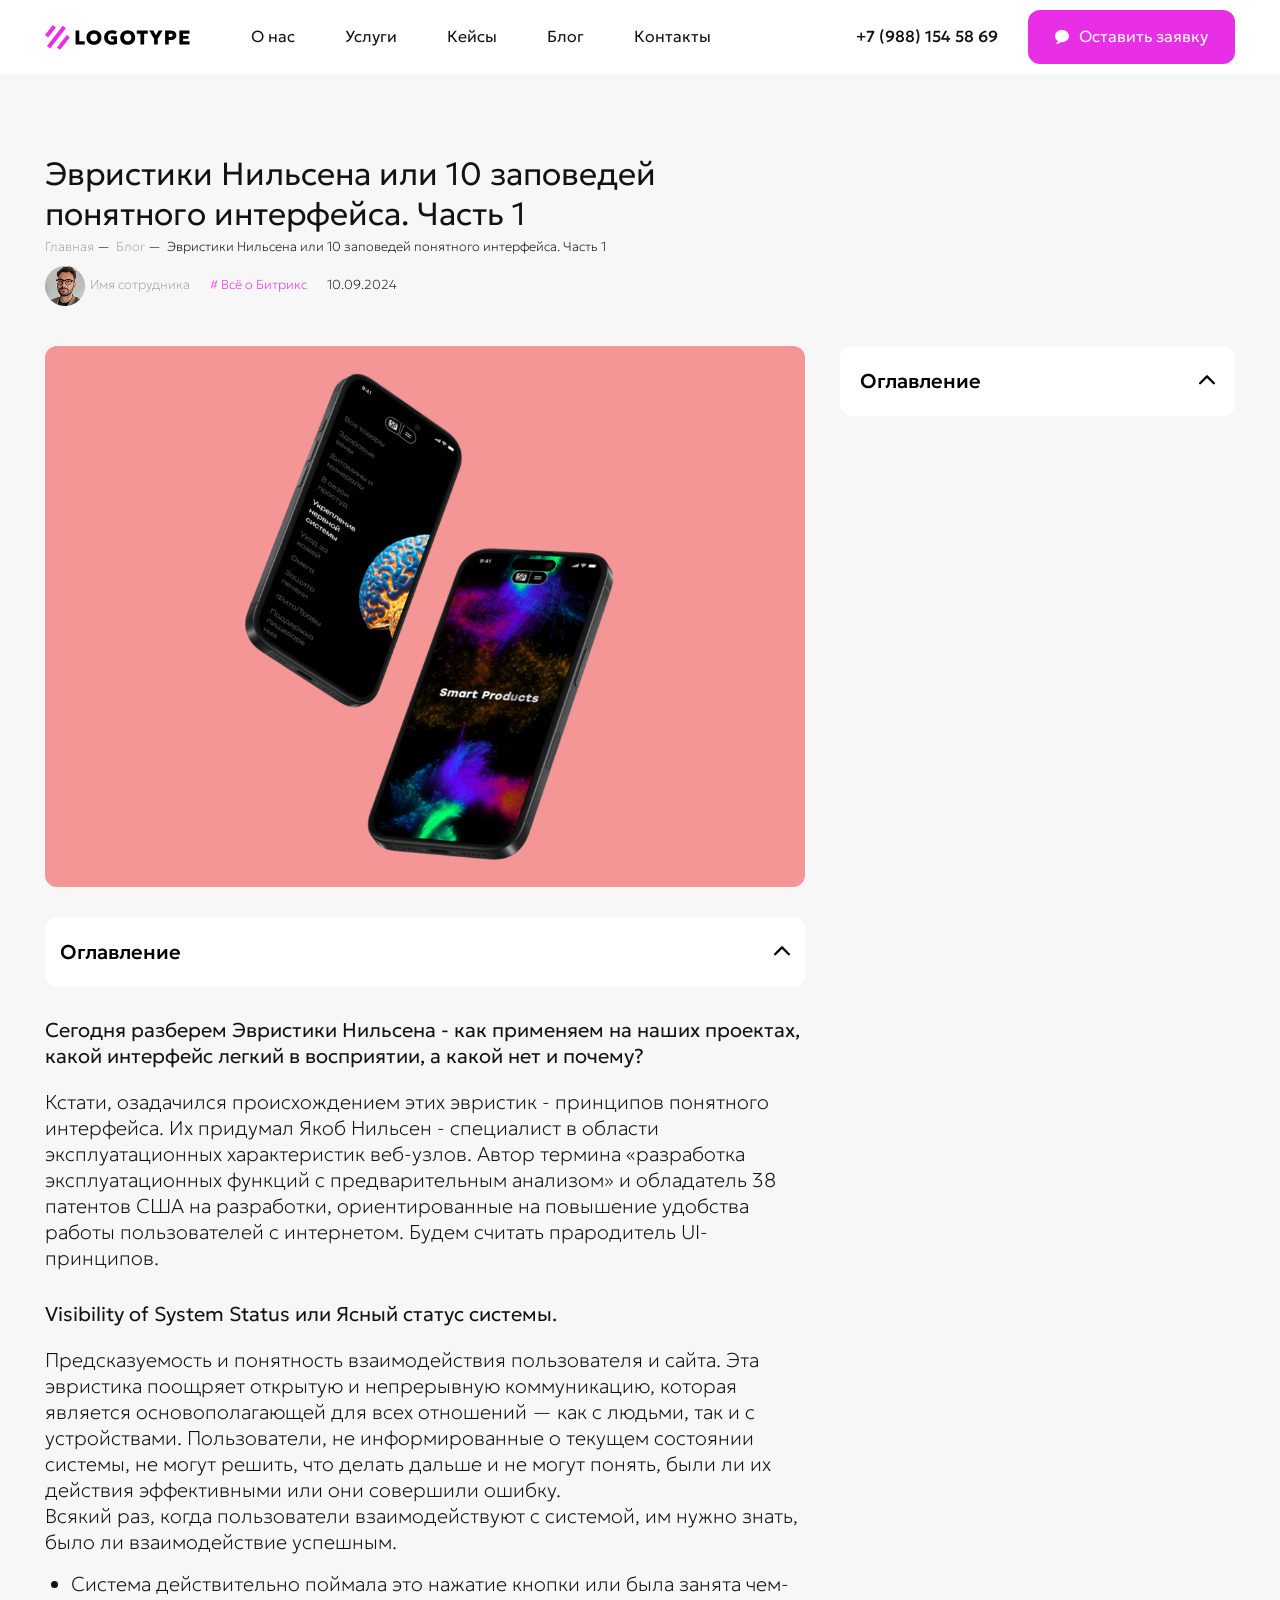
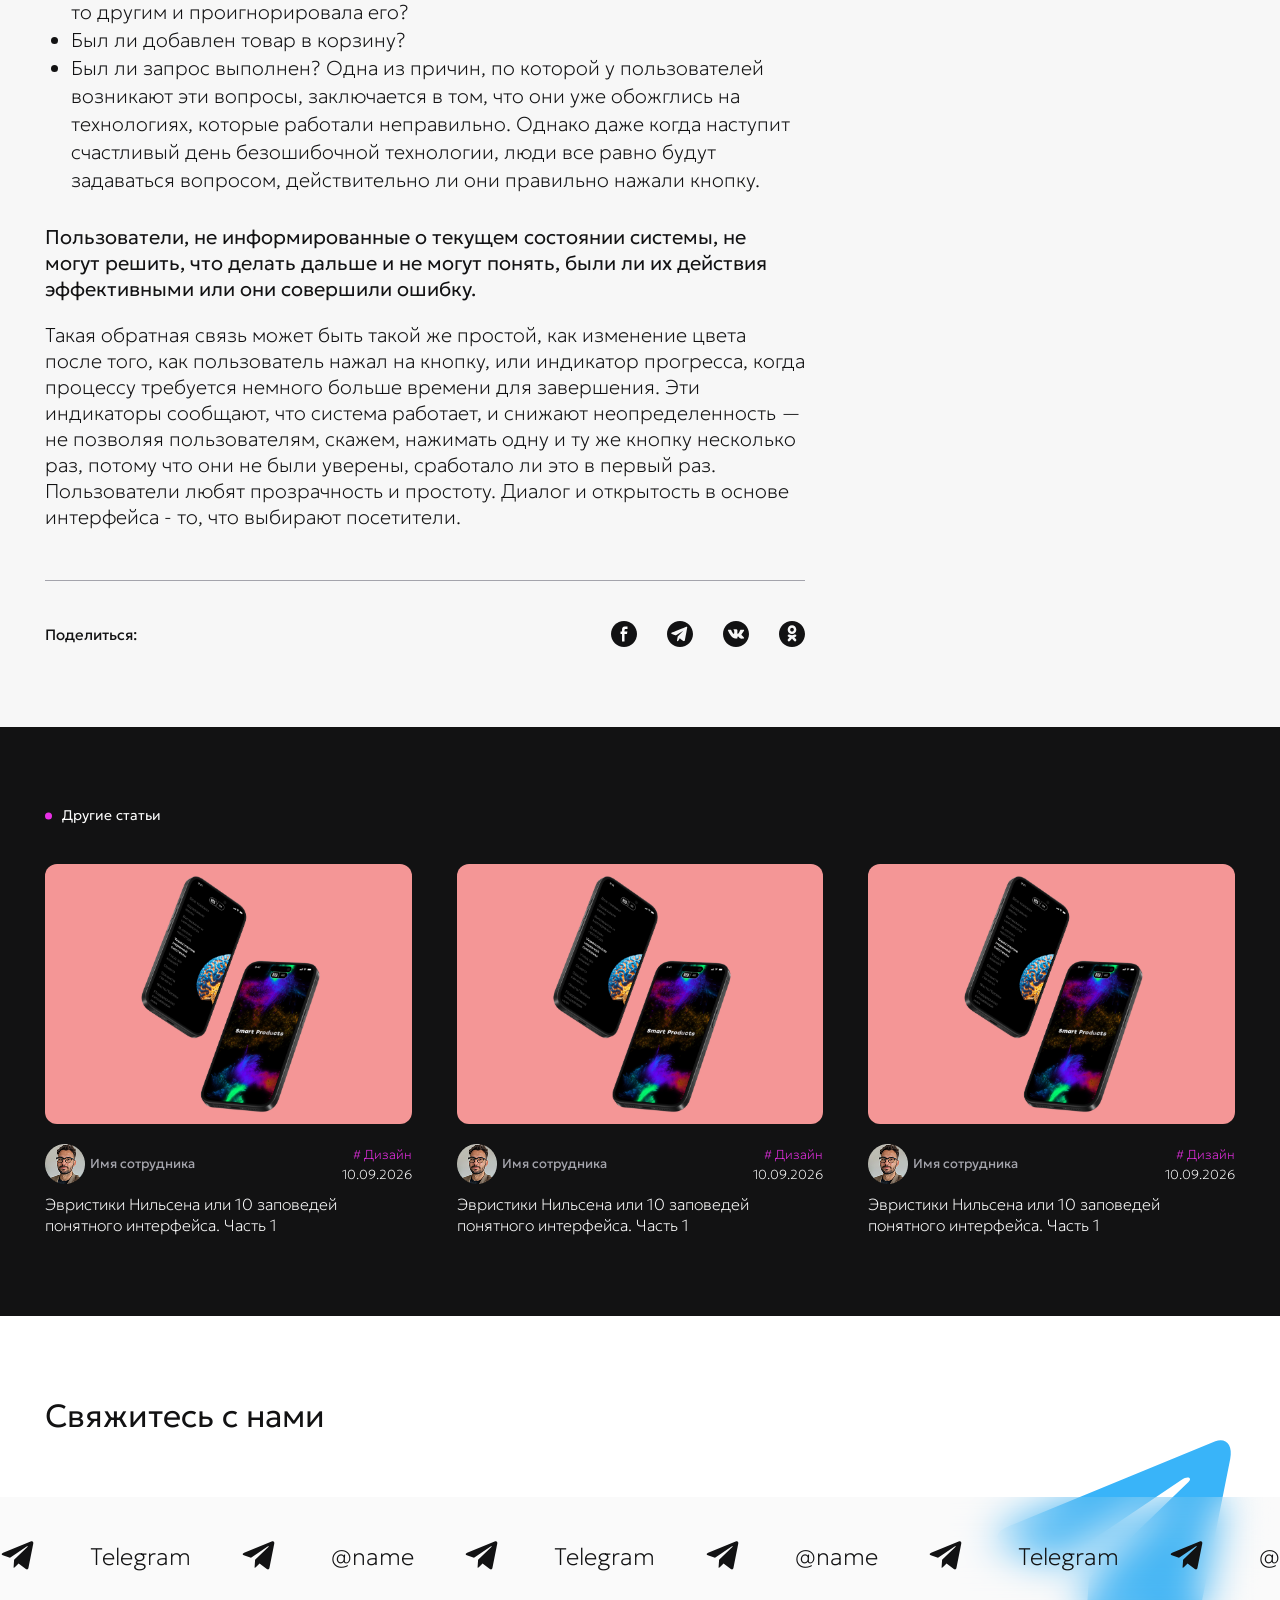
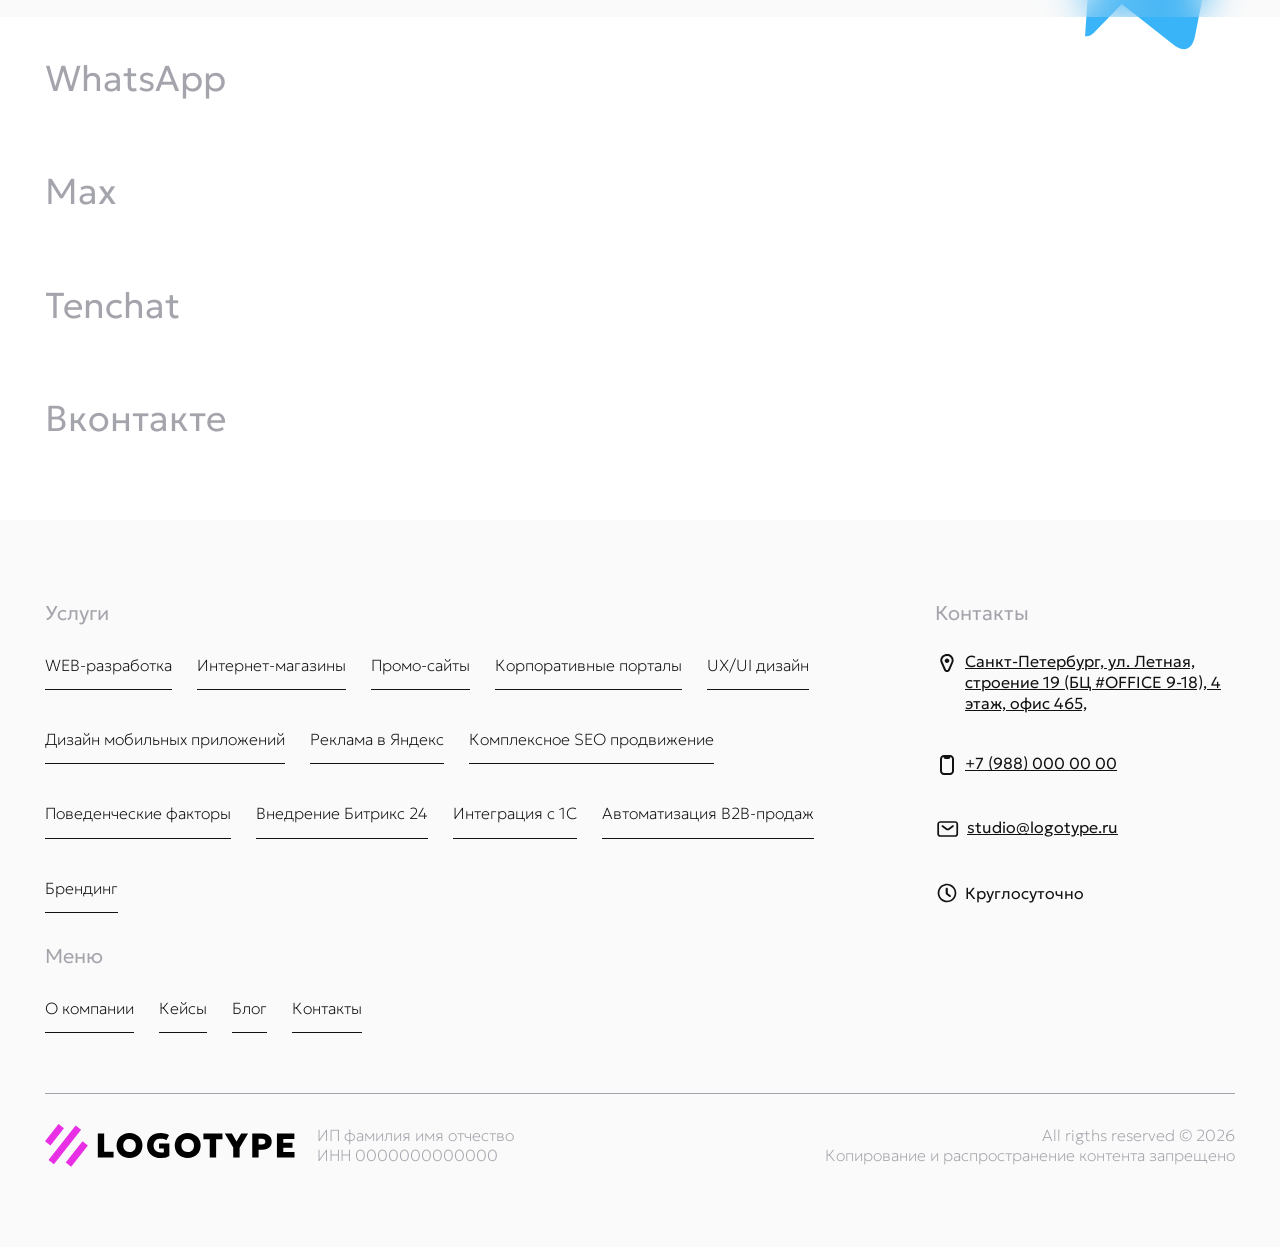
<file: single.html>
<!DOCTYPE html>
<html lang="en">
  <head>
    <meta charset="UTF-8" />
    <meta name="viewport" content="width=device-width, initial-scale=1.0" />
    <meta http-equiv="X-UA-Compatible" content="ie=edge" />
    <title>SEO</title>
    <link rel="stylesheet" href="css/slick.css">
    <link rel="stylesheet" href="css/style.css" />    
  </head>
  <body>

    <header class="header">
      <div class="container">
        <div class="header_block">
          <div class="header_block_left">
            <a href="#" class="header_block_left_logo">
              <img src="img/logo.svg" alt="">
            </a>
            <ul>
              <li>
                <a href="#">О нас</a>
              </li>
              <li>
                <a href="#">
                  Услуги
                </a>
              </li>
              <li>
                <a href="#">Кейсы</a>
              </li>
              <li>
                <a href="#">Блог</a>
              </li>
              <li>
                <a href="#">Контакты</a>
              </li>
            </ul>
          </div>
          <div class="header_block_right">
            <a href="tel:+79881545869" class="header_block_right_tel">+7 (988) 154 58 69</a>
            <div class="header_block_right_btn callback">
              <svg width="14" height="14" viewBox="0 0 14 14" fill="none" xmlns="http://www.w3.org/2000/svg">
                <path d="M7 0C10.866 0 14 2.71741 14 6.0695C14 9.42159 10.866 12.139 7 12.139C6.62874 12.139 6.26433 12.1137 5.90867 12.0654C4.40504 13.67 2.66866 13.9577 0.933333 14V13.6073C1.87034 13.1174 2.625 12.2251 2.625 11.2052C2.625 11.0629 2.61462 10.9232 2.5954 10.7866C1.01226 9.67381 0 7.97422 0 6.0695C0 2.71741 3.13402 0 7 0Z" fill="#fff"/>
              </svg>
              <span>Оставить заявку</span>
            </div>
            <div class="callback header_block_right_mob_btn">
              <svg width="22" height="22" viewBox="0 0 22 22" fill="none" xmlns="http://www.w3.org/2000/svg">
                <path d="M11 0C17.0752 0 22 4.27021 22 9.53779C22 14.8054 17.0752 19.0756 11 19.0756C10.4166 19.0756 9.84395 19.0358 9.28505 18.9599C6.92221 21.4814 4.19361 21.9336 1.46667 22V21.3829C2.93911 20.613 4.125 19.2108 4.125 17.6082C4.125 17.3846 4.10868 17.1651 4.07848 16.9504C1.59069 15.2017 0 12.5309 0 9.53779C0 4.27021 4.92488 0 11 0Z" fill="#121213"/>
              </svg>
            </div>
            <a href="tel:+79881545869" class="header_block_right_mob_tel">
              <svg width="22" height="22" viewBox="0 0 22 22" fill="none" xmlns="http://www.w3.org/2000/svg">
                <path d="M11.9167 1.75C12.7525 1.75 13.48 1.74806 14.0613 1.82617C14.6714 1.9082 15.2684 2.09482 15.7537 2.58008C16.2387 3.06524 16.4255 3.66151 16.5076 4.27148C16.5857 4.85285 16.5837 5.58102 16.5837 6.41699V15.583C16.5837 16.419 16.5857 17.1472 16.5076 17.7285C16.4255 18.3385 16.2387 18.9348 15.7537 19.4199C15.2684 19.9052 14.6714 20.0918 14.0613 20.1738C13.48 20.2519 12.7525 20.25 11.9167 20.25H10.0837C9.24777 20.25 8.5196 20.252 7.93823 20.1738C7.3282 20.0918 6.73201 19.9051 6.24683 19.4199C5.76165 18.9347 5.57497 18.3385 5.49292 17.7285C5.41476 17.1472 5.41675 16.419 5.41675 15.583V6.41699C5.41675 5.58102 5.41476 4.85285 5.49292 4.27148C5.57497 3.66145 5.76165 3.06526 6.24683 2.58008C6.73201 2.0949 7.3282 1.90822 7.93823 1.82617C8.5196 1.74801 9.24777 1.75 10.0837 1.75H11.9167Z" stroke="#121213" stroke-width="2"/>
                <path d="M6.41675 14.6667H15.5834" stroke="#121213" stroke-width="2"/>
              </svg>
            </a>
            <div class="header_block_right_burger">
              <svg width="22" height="22" viewBox="0 0 22 22" fill="none" xmlns="http://www.w3.org/2000/svg">
                <rect x="3.66675" y="4.58333" width="14.6667" height="4.58333" rx="1" stroke="white" stroke-width="2" stroke-linejoin="round"/>
                <rect x="3.66675" y="12.8333" width="14.6667" height="4.58333" rx="1" stroke="white" stroke-width="2" stroke-linejoin="round"/>
              </svg>
            </div>
          </div>
        </div>
      </div>
    </header>

    <section class="single">
      <div class="container">
        <div class="single_top">
          <h1>Эвристики Нильсена или 10 заповедей понятного интерфейса. Часть 1</h1>
          <nav class="breadcrumb">
            <a href="#">Главная</a>&nbsp;—&nbsp;
            <a href="#">Блог</a>&nbsp;—&nbsp;
            Эвристики Нильсена или 10 заповедей понятного интерфейса. Часть 1
          </nav>
          <div class="single_top_author">
            <div class="single_top_author_name">
              <img src="img/blog/ava.png" alt="">
              <span>Имя сотрудника</span>
            </div>
            <span class="single_top_author_tag"># Всё о Битрикс</span>
            <span class="single_top_author_date">10.09.2024</span>
          </div>
        </div>
        <div class="single_block">
          <div class="single_block_main">
            <img src="img/blog/1.png" alt="" class="single_block_main_img">
            
            <div class="single_block_mob">
              <div class="single_block_sidebar_head">
                <span>Оглавление</span>
                <img src="img/blog/arrow_top.svg" alt="">
              </div>
              <div class="single_block_sidebar_body">
                <ul>
                  <li>
                    <a href="#title1">1. Visibility of System Status</a>
                  </li>
                  <li>
                    <a href="#title2">2. Ясный статус системы</a>
                  </li>
                  <li>
                    <a href="#title3">3. Якоб Нильсен - специалист в области эксплуатационных характеристик веб-узлов.</a>
                  </li>
                  <li>
                    <a href="#title4">4. Резюме</a>
                  </li>
                </ul>
              </div>
            </div>

            <div class="single_block_wrap">
              <h2>Сегодня разберем Эвристики Нильсена - как применяем на наших проектах, какой интерфейс легкий в восприятии, а какой нет и почему?</h2>
              <p>Кстати, озадачился происхождением этих эвристик - принципов понятного интерфейса. Их придумал Якоб Нильсен - специалист в области эксплуатационных характеристик веб-узлов. Автор термина «разработка эксплуатационных функций с предварительным анализом» и обладатель 38 патентов США на разработки, ориентированные на повышение удобства работы пользователей с интернетом. Будем считать прародитель UI-принципов.</p>
              <h2 id="title1">Visibility of System Status или Ясный статус системы.</h2>
              <p>Предсказуемость и понятность взаимодействия пользователя и сайта. Эта эвристика поощряет открытую и непрерывную коммуникацию, которая является основополагающей для всех отношений — как с людьми, так и с устройствами. Пользователи, не информированные о текущем состоянии системы, не могут решить, что делать дальше и не могут понять, были ли их действия эффективными или они совершили ошибку. <br>
                Всякий раз, когда пользователи взаимодействуют с системой, им нужно знать, было ли взаимодействие успешным.
              </p>
              <ul>
                <li>Система действительно поймала это нажатие кнопки или была занята чем-то другим и проигнорировала его?</li>
                <li>Был ли добавлен товар в корзину?</li>
                <li>Был ли запрос выполнен? Одна из причин, по которой у пользователей возникают эти вопросы, заключается в том, что они уже обожглись на технологиях, которые работали неправильно. Однако даже когда наступит счастливый день безошибочной технологии, люди все равно будут задаваться вопросом, действительно ли они правильно нажали кнопку.</li>
              </ul>
              <h2 id="title2">Пользователи, не информированные о текущем состоянии системы, не могут решить, что делать дальше и не могут понять, были ли их действия эффективными или они совершили ошибку.</h2>
              <p>Такая обратная связь может быть такой же простой, как изменение цвета после того, как пользователь нажал на кнопку, или индикатор прогресса, когда процессу требуется немного больше времени для завершения. Эти индикаторы сообщают, что система работает, и снижают неопределенность — не позволяя пользователям, скажем, нажимать одну и ту же кнопку несколько раз, потому что они не были уверены, сработало ли это в первый раз. <br>
                Пользователи любят прозрачность и простоту. Диалог и открытость в основе интерфейса - то, что выбирают посетители.
              </p>
            </div>
            <div class="single_block_main_share">
              <span>Поделиться:</span>
              <ul>
                <li>
                  <a href="#">
                    <img src="img/blog/facebook.svg" alt="">
                  </a>
                </li>
                <li>
                  <a href="#">
                    <img src="img/blog/tg.svg" alt="">
                  </a>
                </li>
                <li>
                  <a href="#">
                    <img src="img/blog/vk.svg" alt="">
                  </a>
                </li>
                <li>
                  <a href="#">
                    <img src="img/blog/ok.svg" alt="">
                  </a>
                </li>
              </ul>
            </div>
          </div>
          <div class="single_block_sidebar">
            <div class="single_block_sidebar_head">
              <span>Оглавление</span>
              <img src="img/blog/arrow_top.svg" alt="">
            </div>
            <div class="single_block_sidebar_body">
              <ul>
                <li>
                  <a href="#title1">1. Visibility of System Status</a>
                </li>
                <li>
                  <a href="#title2">2. Ясный статус системы</a>
                </li>
                <li>
                  <a href="#title3">3. Якоб Нильсен - специалист в области эксплуатационных характеристик веб-узлов.</a>
                </li>
                <li>
                  <a href="#title4">4. Резюме</a>
                </li>
              </ul>
            </div>
          </div>
        </div>
      </div>
    </section>

    <section class="other_articles">
      <div class="container">
        <div class="subtitle">Другие статьи</div>
        <div class="blog_row">
          <a href="#" class="blog_row_item">
            <div class="blog_row_item_img">
              <img src="img/blog/1.png" alt="">
            </div>
            <div class="blog_row_item_author">
              <div class="blog_row_item_author_name">
                <img src="img/blog/ava.png" alt="">
                <span>Имя сотрудника</span>
              </div>
              <div class="blog_row_item_author_date">
                <span class="tag"># Дизайн</span>
                <span class="date">10.09.2026</span>
              </div>
            </div>
            <p class="blog_row_item_title">Эвристики Нильсена или 10 заповедей понятного интерфейса. Часть 1</p>
          </a>
          <a href="#" class="blog_row_item">
            <div class="blog_row_item_img">
              <img src="img/blog/1.png" alt="">
            </div>
            <div class="blog_row_item_author">
              <div class="blog_row_item_author_name">
                <img src="img/blog/ava.png" alt="">
                <span>Имя сотрудника</span>
              </div>
              <div class="blog_row_item_author_date">
                <span class="tag"># Дизайн</span>
                <span class="date">10.09.2026</span>
              </div>
            </div>
            <p class="blog_row_item_title">Эвристики Нильсена или 10 заповедей понятного интерфейса. Часть 1</p>
          </a>
          <a href="#" class="blog_row_item">
            <div class="blog_row_item_img">
              <img src="img/blog/1.png" alt="">
            </div>
            <div class="blog_row_item_author">
              <div class="blog_row_item_author_name">
                <img src="img/blog/ava.png" alt="">
                <span>Имя сотрудника</span>
              </div>
              <div class="blog_row_item_author_date">
                <span class="tag"># Дизайн</span>
                <span class="date">10.09.2026</span>
              </div>
            </div>
            <p class="blog_row_item_title">Эвристики Нильсена или 10 заповедей понятного интерфейса. Часть 1</p>
          </a>
        </div>
      </div>
    </section>

    <div class="dropdown">
      <div class="dropdown_top">
        <a href="#" class="dropdown_top_logo">
          <img src="img/logo.svg" alt="">
        </a>
        <div class="dropdown_top_close">
          <svg width="18" height="18" viewBox="0 0 18 18" fill="none" xmlns="http://www.w3.org/2000/svg">
            <g clip-path="url(#clip0_153_36516)">
            <path d="M10.8043 9.00104L17.7978 2.00164C17.8618 1.93785 17.9126 1.86204 17.9472 1.77857C17.9819 1.69509 17.9997 1.6056 17.9997 1.51521C17.9997 1.42482 17.9819 1.33533 17.9472 1.25185C17.9126 1.16838 17.8618 1.09257 17.7978 1.02878L16.9656 0.195827C16.8347 0.0705807 16.6606 0.000679918 16.4796 0.000679918C16.2985 0.000679918 16.1244 0.0705807 15.9935 0.195827L9 7.19523L2.00645 0.195827C1.87586 0.0702905 1.70193 4.01735e-06 1.52086 -0.000396911C1.33979 -0.00079784 1.16554 0.0687177 1.0344 0.193675L0.199995 1.02663C0.0712985 1.15575 -0.000976562 1.33068 -0.000976562 1.51306C-0.000976562 1.69544 0.0712985 1.87037 0.199995 1.99949L7.19569 9.00104L0.202146 16.0004C0.138164 16.0642 0.0873957 16.14 0.0527549 16.2235C0.0181141 16.307 0.000282117 16.3965 0.000282117 16.4869C0.000282117 16.5773 0.0181141 16.6668 0.0527549 16.7502C0.0873957 16.8337 0.138164 16.9095 0.202146 16.9733L1.0344 17.8063C1.16527 17.9315 1.33936 18.0014 1.52043 18.0014C1.70149 18.0014 1.87558 17.9315 2.00645 17.8063L9 10.8069L15.9935 17.8063C16.1244 17.9315 16.2985 18.0014 16.4796 18.0014C16.6606 18.0014 16.8347 17.9315 16.9656 17.8063L17.7978 16.9733C17.9265 16.8442 17.9988 16.6692 17.9988 16.4869C17.9988 16.3045 17.9265 16.1296 17.7978 16.0004L10.8043 9.00104Z" fill="white"/>
            </g>
            <defs>
            <clipPath id="clip0_153_36516">
            <rect width="18" height="18" fill="white"/>
            </clipPath>
            </defs>
          </svg>
        </div>
      </div>
      <ul>
        <li>
          <a href="#">О нас</a>
        </li>
        <li>
          <a href="#">Услуги</a>
        </li>
        <li>
          <a href="#">Кейсы</a>
        </li>
        <li>
          <a href="#">Блог</a>
        </li>
        <li>
          <a href="#">Контакты</a>
        </li>
      </ul>
      <div class="dropdown_info">
        <div class="dropdown_info_item">
          <span class="dropdown_info_item_subtitle">Мессенджеры:</span>
          <div class="dropdown_info_item_btns">
            <a href="#">
              <img src="img/header/tg.svg" alt="">
              <span>Telegram</span>
            </a>
            <a href="#">
              <img src="img/header/wap.svg" alt="">
              <span>WhatsApp</span>
            </a>
          </div>
        </div>
        <div class="dropdown_info_item">
          <span class="dropdown_info_item_subtitle">Электронная почта: </span>
          <a href="mailto:studio@logotype.ru" class="dropdown_info_item_text">studio@logotype.ru</a>
        </div>
        <div class="dropdown_info_item">
          <span class="dropdown_info_item_subtitle">Контактный телефон офиса:</span>
          <a href="tel:+79881545869" class="dropdown_info_item_text">+7 (988) 154 58 69</a>
        </div>
      </div>
    </div>

    <div class="back_modal"></div>

    <div class="modal_call">
      <h2>Свяжитесь с нами</h2>
      <div class="modal_call_close">
        <svg width="18" height="18" viewBox="0 0 18 18" fill="none" xmlns="http://www.w3.org/2000/svg">
          <g clip-path="url(#clip0_153_36516)">
          <path d="M10.8043 9.00104L17.7978 2.00164C17.8618 1.93785 17.9126 1.86204 17.9472 1.77857C17.9819 1.69509 17.9997 1.6056 17.9997 1.51521C17.9997 1.42482 17.9819 1.33533 17.9472 1.25185C17.9126 1.16838 17.8618 1.09257 17.7978 1.02878L16.9656 0.195827C16.8347 0.0705807 16.6606 0.000679918 16.4796 0.000679918C16.2985 0.000679918 16.1244 0.0705807 15.9935 0.195827L9 7.19523L2.00645 0.195827C1.87586 0.0702905 1.70193 4.01735e-06 1.52086 -0.000396911C1.33979 -0.00079784 1.16554 0.0687177 1.0344 0.193675L0.199995 1.02663C0.0712985 1.15575 -0.000976562 1.33068 -0.000976562 1.51306C-0.000976562 1.69544 0.0712985 1.87037 0.199995 1.99949L7.19569 9.00104L0.202146 16.0004C0.138164 16.0642 0.0873957 16.14 0.0527549 16.2235C0.0181141 16.307 0.000282117 16.3965 0.000282117 16.4869C0.000282117 16.5773 0.0181141 16.6668 0.0527549 16.7502C0.0873957 16.8337 0.138164 16.9095 0.202146 16.9733L1.0344 17.8063C1.16527 17.9315 1.33936 18.0014 1.52043 18.0014C1.70149 18.0014 1.87558 17.9315 2.00645 17.8063L9 10.8069L15.9935 17.8063C16.1244 17.9315 16.2985 18.0014 16.4796 18.0014C16.6606 18.0014 16.8347 17.9315 16.9656 17.8063L17.7978 16.9733C17.9265 16.8442 17.9988 16.6692 17.9988 16.4869C17.9988 16.3045 17.9265 16.1296 17.7978 16.0004L10.8043 9.00104Z" fill="white"/>
          </g>
          <defs>
          <clipPath id="clip0_153_36516">
          <rect width="18" height="18" fill="white"/>
          </clipPath>
          </defs>
        </svg>
      </div>
      <span class="modal_call_subtitle">Любым удобным способом</span>
      <div class="modal_call_links">
        <a href="#">
          <img src="img/header/tg.svg" alt="">
          <span>Напишите нам в Telegram</span>
        </a>
        <a href="#">
          <img src="img/header/wap.svg" alt="">
          <span>Напишите нам в WhatsApp</span>
        </a>
      </div>
      <div class="modal_call_down">
        <span>Или позвоните нам</span>
        <a href="tel:+79881545869">+7 (988) 154 58 69</a>
      </div>
    </div>

    <section class="connect">
      <div class="container">
        <h2>Свяжитесь с нами</h2>
      </div>
      <div class="connect_wrap">
        <a href="#" class="connect_marque">
          <div class="connect_marque_track">
            <div class="connect_marque_item">
              <img src="img/connect/tg.svg" alt="">
              <span>Telegram</span>
            </div>
            <div class="connect_marque_item">
              <img src="img/connect/tg.svg" alt="">
              <span>@name</span>
            </div>
            <div class="connect_marque_item">
              <img src="img/connect/tg.svg" alt="">
              <span>Telegram</span>
            </div>
            <div class="connect_marque_item">
              <img src="img/connect/tg.svg" alt="">
              <span>@name</span>
            </div>
            <div class="connect_marque_item">
              <img src="img/connect/tg.svg" alt="">
              <span>Telegram</span>
            </div>
            <div class="connect_marque_item">
              <img src="img/connect/tg.svg" alt="">
              <span>@name</span>
            </div>
            <div class="connect_marque_item">
              <img src="img/connect/tg.svg" alt="">
              <span>Telegram</span>
            </div>
            <div class="connect_marque_item">
              <img src="img/connect/tg.svg" alt="">
              <span>@name</span>
            </div>
            <div class="connect_marque_item">
              <img src="img/connect/tg.svg" alt="">
              <span>Telegram</span>
            </div>
            <div class="connect_marque_item">
              <img src="img/connect/tg.svg" alt="">
              <span>@name</span>
            </div>
            <div class="connect_marque_item">
              <img src="img/connect/tg.svg" alt="">
              <span>Telegram</span>
            </div>
            <div class="connect_marque_item">
              <img src="img/connect/tg.svg" alt="">
              <span>@name</span>
            </div>
            <div class="connect_marque_item">
              <img src="img/connect/tg.svg" alt="">
              <span>Telegram</span>
            </div>
            <div class="connect_marque_item">
              <img src="img/connect/tg.svg" alt="">
              <span>@name</span>
            </div>
            <div class="connect_marque_item">
              <img src="img/connect/tg.svg" alt="">
              <span>Telegram</span>
            </div>
            <div class="connect_marque_item">
              <img src="img/connect/tg.svg" alt="">
              <span>@name</span>
            </div>
            <div class="connect_marque_item">
              <img src="img/connect/tg.svg" alt="">
              <span>Telegram</span>
            </div>
            <div class="connect_marque_item">
              <img src="img/connect/tg.svg" alt="">
              <span>@name</span>
            </div>
            <div class="connect_marque_item">
              <img src="img/connect/tg.svg" alt="">
              <span>Telegram</span>
            </div>
            <div class="connect_marque_item">
              <img src="img/connect/tg.svg" alt="">
              <span>@name</span>
            </div>
            <div class="connect_marque_item">
              <img src="img/connect/tg.svg" alt="">
              <span>Telegram</span>
            </div>
            <div class="connect_marque_item">
              <img src="img/connect/tg.svg" alt="">
              <span>@name</span>
            </div>
            <div class="connect_marque_item">
              <img src="img/connect/tg.svg" alt="">
              <span>Telegram</span>
            </div>
            <div class="connect_marque_item">
              <img src="img/connect/tg.svg" alt="">
              <span>@name</span>
            </div>
            <div class="connect_marque_item">
              <img src="img/connect/tg.svg" alt="">
              <span>Telegram</span>
            </div>
            <div class="connect_marque_item">
              <img src="img/connect/tg.svg" alt="">
              <span>@name</span>
            </div>
            <div class="connect_marque_item">
              <img src="img/connect/tg.svg" alt="">
              <span>Telegram</span>
            </div>
            <div class="connect_marque_item">
              <img src="img/connect/tg.svg" alt="">
              <span>@name</span>
            </div>
          </div>
        </a>
        <img src="img/connect/tg_blue.svg" alt="" class="connect_wrap_img">
      </div>
      <div class="container">
        <ul>
          <li>
            <a href="#">WhatsApp</a>
          </li>
          <li>
            <a href="#">Max</a>
          </li>
          <li>
            <a href="#">Tenchat</a>
          </li>
          <li>
            <a href="#">Вконтакте</a>
          </li>
        </ul>
      </div>
    </section>

    <footer class="footer">
      <div class="container">
        <div class="footer_main">
          <div class="footer_main_nav">
            <div class="footer_main_nav_item">
              <h4>Услуги</h4>
              <ul>
                <li><a href="#">WEB-разработка</a></li>
                <li><a href="#">Интернет-магазины</a></li>
                <li><a href="#">Промо-сайты</a></li>
                <li><a href="#">Корпоративные порталы</a></li>
                <li><a href="#">UX/UI дизайн</a></li>
                <li><a href="#">Дизайн мобильных приложений</a></li>
                <li><a href="#">Реклама в Яндекс</a></li>
                <li><a href="#">Комплексное SEO продвижение</a></li>
                <li><a href="#">Поведенческие факторы</a></li>
                <li><a href="#">Внедрение Битрикс 24</a></li>
                <li><a href="#">Интеграция с 1C</a></li>
                <li><a href="#">Автоматизация В2В-продаж</a></li>
                <li><a href="#">Брендинг</a></li>
              </ul>
            </div>
            <div class="footer_main_nav_item">
              <h4>Меню</h4>
              <ul>
                <li>
                  <a href="#">О компании</a>
                </li>
                <li>
                  <a href="#">Кейсы</a>
                </li>
                <li>
                  <a href="#">Блог</a>
                </li>
                <li>
                  <a href="#">Контакты</a>
                </li>
              </ul>
            </div>
          </div>
          <div class="footer_main_contact">
            <h4>Контакты</h4>
            <ul>
              <li>
                <a href="#">
                  <svg width="24" height="24" viewBox="0 0 24 24" fill="none" xmlns="http://www.w3.org/2000/svg">
                    <path d="M9.0998 19.2C9.5998 20.3 10.6998 21 11.9998 21C13.2998 21 14.3998 20.3 14.8998 19.2L17.9998 12L18.1998 11.5C18.3998 11 18.4998 10.5 18.5998 9.9C18.8998 6.6 16.4998 3.7 13.1998 3.1C11.0998 2.8 9.0998 3.3 7.5998 4.6C6.0998 5.8 5.2998 7.5 5.2998 9.3C5.2998 10.1 5.3998 10.8 5.6998 11.5L9.0998 19.2ZM8.8998 6.1C9.6998 5.4 10.7998 5 11.9998 5C12.2998 5 12.5998 5 12.8998 5.1C15.1998 5.5 16.8998 7.6 16.6998 9.7C16.6998 10.1 16.5998 10.4 16.4998 10.7L12.9998 18.4C12.7998 19 12.1998 19 11.9998 19C11.7998 19 11.1998 19 10.9998 18.4L7.5998 10.8C7.3998 10.4 7.2998 9.9 7.2998 9.4C7.2998 8.1 7.8998 6.9 8.8998 6.1Z" fill="#121213"/>
                    <path d="M11.9997 11.9999C13.27 11.9999 14.2997 10.9702 14.2997 9.6999C14.2997 8.42965 13.27 7.3999 11.9997 7.3999C10.7295 7.3999 9.69971 8.42965 9.69971 9.6999C9.69971 10.9702 10.7295 11.9999 11.9997 11.9999Z" fill="#121213"/>
                  </svg>
                  <span>Санкт-Петербург, ул. Летная, строение 19 (БЦ #OFFICE 9-18), 4 этаж, офис 465,</span>
                </a>
              </li>
              <li>
                <a href="tel:+7 (988) 000 00 00">
                  <svg width="24" height="24" viewBox="0 0 24 24" fill="none" xmlns="http://www.w3.org/2000/svg">
                    <path d="M15 2H9C6.8 2 5 3.8 5 6V18C5 20.2 6.8 22 9 22H15C17.2 22 19 20.2 19 18V6C19 3.8 17.2 2 15 2ZM17 18C17 19.1 16.1 20 15 20H9C7.9 20 7 19.1 7 18V6C7 5.1 7.6 4.3 8.4 4.1L8.8 4.9C9.2 5.6 9.9 6 10.6 6H13.4C14.2 6 14.8 5.6 15.2 4.9L15.6 4.1C16.4 4.3 17 5.1 17 6V18Z" fill="#121213"/>
                  </svg>
                  <span>+7 (988) 000 00 00</span>
                </a>
              </li>
              <li>
                <a href="mailto:studio@logotype.ru">
                  <svg width="26" height="24" viewBox="0 0 26 24" fill="none" xmlns="http://www.w3.org/2000/svg">
                    <path fill-rule="evenodd" clip-rule="evenodd" d="M2.30029 6.99972C2.30029 5.39366 3.66995 4.14258 5.29421 4.14258H20.1177C21.742 4.14258 23.1117 5.39367 23.1117 6.99972V16.9997C23.1117 18.6058 21.742 19.8568 20.1177 19.8568H5.29421C3.66996 19.8568 2.30029 18.6058 2.30029 16.9997V6.99972ZM5.29421 5.85686C4.57938 5.85686 4.05283 6.39664 4.05283 6.99972V16.9997C4.05283 17.6028 4.57937 18.1425 5.29421 18.1425H20.1177C20.8326 18.1425 21.3591 17.6028 21.3591 16.9997V6.99972C21.3591 6.39663 20.8326 5.85686 20.1177 5.85686H5.29421ZM6.71837 8.47575C7.01421 8.10111 7.56451 8.03199 7.94751 8.32137L11.9187 11.3218C12.3766 11.6678 13.0354 11.6678 13.4932 11.3219L17.4645 8.32137C17.8475 8.03199 18.3978 8.10111 18.6936 8.47575C18.9894 8.85043 18.9187 9.38871 18.5358 9.67808L14.5645 12.6786C13.4756 13.5013 11.9363 13.5013 10.8474 12.6786L6.8762 9.67808C6.4932 9.38871 6.42254 8.85043 6.71837 8.47575Z" fill="#121213"/>
                  </svg>
                  <span>studio@logotype.ru</span>
                </a>
              </li>
              <li>
                <svg width="24" height="24" viewBox="0 0 24 24" fill="none" xmlns="http://www.w3.org/2000/svg">
                  <path d="M11.9998 2.6665C10.1539 2.6665 8.34938 3.21389 6.81452 4.23945C5.27966 5.26501 4.08338 6.72268 3.37697 8.42812C2.67055 10.1336 2.48572 12.0102 2.84585 13.8207C3.20597 15.6312 4.09489 17.2942 5.40018 18.5995C6.70547 19.9048 8.36851 20.7937 10.179 21.1538C11.9895 21.514 13.8661 21.3291 15.5715 20.6227C17.277 19.9163 18.7347 18.72 19.7602 17.1852C20.7858 15.6503 21.3332 13.8458 21.3332 11.9998C21.3302 9.52538 20.346 7.1531 18.5963 5.4034C16.8466 3.65369 14.4743 2.66942 11.9998 2.6665ZM11.9998 19.6362C10.4895 19.6362 9.0131 19.1883 7.7573 18.3492C6.50151 17.5101 5.52274 16.3175 4.94476 14.9221C4.36678 13.5268 4.21556 11.9914 4.51021 10.5101C4.80486 9.02875 5.53215 7.66808 6.60012 6.60011C7.66808 5.53215 9.02875 4.80485 10.5101 4.5102C11.9914 4.21555 13.5268 4.36678 14.9221 4.94476C16.3175 5.52273 17.5101 6.50151 18.3492 7.7573C19.1883 9.01309 19.6362 10.4895 19.6362 11.9998C19.6337 14.0244 18.8284 15.9653 17.3968 17.3968C15.9653 18.8284 14.0244 19.6337 11.9998 19.6362Z" fill="#121213"/>
                  <path d="M12.8051 12.2609V7.51594C12.8051 7.29065 12.6924 7.0746 12.4919 6.9153C12.2914 6.756 12.0194 6.6665 11.7358 6.6665C11.4522 6.6665 11.1802 6.756 10.9797 6.9153C10.7792 7.0746 10.6665 7.29065 10.6665 7.51594V12.6125C10.6666 12.8378 10.7793 13.0538 10.9798 13.2131L14.1877 15.7614C14.3894 15.9161 14.6595 16.0017 14.9398 15.9998C15.2202 15.9979 15.4884 15.9085 15.6866 15.751C15.8849 15.5936 15.9974 15.3805 15.9998 15.1578C16.0022 14.9351 15.8945 14.7205 15.6997 14.5603L12.8051 12.2609Z" fill="#121213"/>
                </svg>
                <span>Круглосуточно</span>
              </li>
            </ul>
          </div>
        </div>
        <div class="footer_down">
          <div class="footer_down_left">
            <img src="img/logo.svg" alt="">
            <p>ИП фамилия имя отчество <br> ИНН 0000000000000</p>
          </div>
          <div class="footer_down_right">
            <p>All rigths reserved © 2026 <br> Копирование и распространение контента запрещено</p>
          </div>
        </div>
      </div>
    </footer>

    <script src="js/jquery-3.6.0.min.js"></script>
    <script src="js/slick.js"></script>
    <script src="js/main.js"></script>

  </body>
</html>
</file>
<file: css/style.css>
@import url("https://fonts.googleapis.com/css2?family=Geologica:wght,CRSV@100..900,0&display=swap");
html, body, div, span, applet, object, iframe,
h1, h2, h3, h4, h5, h6, p, blockquote, pre,
a, abbr, acronym, address, big, cite, code,
del, dfn, em, img, ins, kbd, q, s, samp,
small, strike, strong, sub, sup, tt, var,
b, u, i, center,
dl, dt, dd, ol, ul, li,
fieldset, form, label, legend,
table, caption, tbody, tfoot, thead, tr, th, td,
article, aside, canvas, details, embed,
figure, figcaption, footer, header, hgroup,
menu, nav, output, ruby, section, summary,
time, mark, audio, video {
  margin: 0;
  padding: 0;
  border: 0;
  font-size: 100%;
  font: inherit;
  vertical-align: baseline;
}

/* HTML5 display-role reset for older browsers */
article, aside, details, figcaption, figure,
footer, header, hgroup, menu, nav, section {
  display: block;
}

body {
  font-family: "Geologica", sans-serif;
  line-height: 1;
  overflow-x: hidden;
  position: relative;
  font-weight: normal;
  color: #121213;
  background: #F7F7F7;
}

section {
  -webkit-box-sizing: border-box;
          box-sizing: border-box;
}

body.scroll {
  overflow-y: hidden;
}

ul {
  list-style: none;
}

blockquote, q {
  quotes: none;
}

blockquote:before, blockquote:after,
q:before, q:after {
  content: "";
  content: none;
}

table {
  border-collapse: collapse;
  border-spacing: 0;
}

button {
  border: none;
  cursor: pointer;
  -webkit-box-sizing: border-box;
          box-sizing: border-box;
}

input {
  font-family: "Montserrat", sans-serif;
}

input[type=number]::-webkit-inner-spin-button {
  -webkit-appearance: none;
}

input[type=number] {
  border: none;
  -moz-appearance: textfield;
}

input[type=number]:focus {
  outline: none;
}

input[type=tel] {
  border: none;
  background-image: none;
  background-color: transparent;
  -webkit-box-shadow: none;
  box-shadow: none;
}

input[type=text] {
  border: none;
  background-image: none;
  background-color: transparent;
  -webkit-box-shadow: none;
  box-shadow: none;
}

input[type=tel]:focus {
  outline: none;
}

input[type=text]:focus {
  outline: none;
}

textarea:focus {
  outline: none;
}

textarea {
  border: none;
  overflow: auto;
  outline: none;
  -webkit-box-shadow: none;
  box-shadow: none;
  resize: none;
}

select {
  outline: none;
}

button {
  background-color: transparent;
  border: none;
  outline: none;
  padding: 0px;
}

button:focus {
  border: none;
  outline: none;
}

a {
  text-decoration: none;
}

a:hover {
  text-decoration: none;
}

div {
  -webkit-box-sizing: border-box;
          box-sizing: border-box;
}

input {
  border: none;
}

input:focus {
  outline: none;
}

img {
  max-width: 100%;
  display: -webkit-box;
  display: -ms-flexbox;
  display: flex;
}

.container {
  padding: 0px 15px;
  margin: 0 auto;
  max-width: 1300px;
  position: relative;
}
@media (min-width: 768px) {
  .container {
    padding: 0px 30px;
  }
}
@media (min-width: 1024px) {
  .container {
    padding: 0px 45px;
  }
}
@media (min-width: 1440px) {
  .container {
    padding: 0px 0px;
  }
}

h1 {
  font-weight: 300;
  font-size: 32px;
  line-height: 130%;
  letter-spacing: 0%;
}
@media (min-width: 768px) {
  h1 {
    font-size: 42px;
  }
}
@media (min-width: 1024px) {
  h1 {
    font-size: 52px;
  }
}
@media (min-width: 1200px) {
  h1 {
    font-size: 62px;
  }
}

h2 {
  font-weight: 300;
  font-size: 24px;
  line-height: 130%;
  letter-spacing: 0%;
}
@media (min-width: 768px) {
  h2 {
    font-size: 26px;
  }
}
@media (min-width: 1024px) {
  h2 {
    font-size: 30px;
  }
}
@media (min-width: 1200px) {
  h2 {
    font-size: 32px;
  }
}

h3 {
  font-weight: 300;
  font-size: 16px;
  line-height: 130%;
  letter-spacing: 0%;
}
@media (min-width: 768px) {
  h3 {
    font-size: 18px;
  }
}
@media (min-width: 1200px) {
  h3 {
    font-size: 20px;
  }
}

p {
  font-weight: 100;
  font-size: 16px;
  line-height: 130%;
  letter-spacing: 0%;
}
@media (min-width: 768px) {
  p {
    font-size: 18px;
  }
}
@media (min-width: 1200px) {
  p {
    font-size: 20px;
  }
}

.btn {
  height: 64px;
  display: -webkit-box;
  display: -ms-flexbox;
  display: flex;
  -webkit-box-align: center;
      -ms-flex-align: center;
          align-items: center;
  -webkit-box-pack: center;
      -ms-flex-pack: center;
          justify-content: center;
  -webkit-transition: all 0.2s linear;
  transition: all 0.2s linear;
  border-radius: 8px;
  border: 2px solid #E82FE5;
  background: transparent;
  padding: 0px 40px;
}
.btn svg {
  margin-right: 10px;
}
.btn svg path {
  -webkit-transition: all 0.2s linear;
  transition: all 0.2s linear;
}
.btn span {
  font-weight: 300;
  font-size: 16px;
  line-height: 110%;
  letter-spacing: 5%;
  color: #121213;
  -webkit-transition: all 0.2s linear;
  transition: all 0.2s linear;
}
.btn:hover {
  background: #E82FE5;
}
.btn:hover svg path {
  fill: #fff;
}
.btn:hover span {
  color: #fff;
}

.subtitle {
  font-weight: 300;
  font-size: 14px;
  line-height: 120%;
  letter-spacing: 0%;
  padding-left: 17px;
  position: relative;
}
.subtitle::after {
  content: "";
  position: absolute;
  left: 0px;
  top: 50%;
  -webkit-transform: translateY(-50%);
          transform: translateY(-50%);
  width: 7px;
  height: 7px;
  border-radius: 50%;
  background: #E82FE5;
}

section {
  padding: 40px 0px;
}
@media (min-width: 768px) {
  section {
    padding: 60px 0px;
  }
}
@media (min-width: 1200px) {
  section {
    padding: 80px 0px;
  }
}

.breadcrumb {
  font-weight: 100;
  font-size: 13px;
  line-height: 130%;
  letter-spacing: 0%;
  color: #121213;
}
.breadcrumb a {
  color: #A4A4AC;
  -webkit-transition: all 0.2s linear;
  transition: all 0.2s linear;
}
.breadcrumb a:hover {
  color: #121213;
}

.header {
  background: #fff;
  padding: 10px 0px;
  z-index: 4;
}
.header_block {
  display: -webkit-box;
  display: -ms-flexbox;
  display: flex;
  -webkit-box-align: center;
      -ms-flex-align: center;
          align-items: center;
  -webkit-box-pack: justify;
      -ms-flex-pack: justify;
          justify-content: space-between;
}
.header_block_left ul {
  display: none;
}
.header_block_right {
  display: -webkit-box;
  display: -ms-flexbox;
  display: flex;
  -webkit-box-align: center;
      -ms-flex-align: center;
          align-items: center;
}
.header_block_right_tel {
  display: none;
}
.header_block_right_btn {
  display: none;
}
.header_block_right_mob_btn {
  display: -webkit-box;
  display: -ms-flexbox;
  display: flex;
  -webkit-box-align: center;
      -ms-flex-align: center;
          align-items: center;
  -webkit-box-pack: center;
      -ms-flex-pack: center;
          justify-content: center;
  border: 2px solid #E82FE5;
  width: 46px;
  height: 46px;
  border-radius: 8px;
  cursor: pointer;
}
.header_block_right_mob_tel {
  display: -webkit-box;
  display: -ms-flexbox;
  display: flex;
  -webkit-box-align: center;
      -ms-flex-align: center;
          align-items: center;
  -webkit-box-pack: center;
      -ms-flex-pack: center;
          justify-content: center;
  border: 2px solid #E82FE5;
  width: 46px;
  height: 46px;
  border-radius: 8px;
  cursor: pointer;
  -webkit-box-sizing: border-box;
          box-sizing: border-box;
  margin-left: 15px;
}
.header_block_right_burger {
  display: -webkit-box;
  display: -ms-flexbox;
  display: flex;
  -webkit-box-align: center;
      -ms-flex-align: center;
          align-items: center;
  -webkit-box-pack: center;
      -ms-flex-pack: center;
          justify-content: center;
  background-color: #E82FE5;
  width: 46px;
  height: 46px;
  border-radius: 8px;
  cursor: pointer;
  margin-left: 15px;
}
.header .container {
  max-width: 100%;
}
.header.transparent {
  position: absolute;
  left: 0px;
  top: 0px;
  background: transparent;
  width: 100%;
}
.header.transparent .header_block_left ul li a {
  color: #fff;
}
.header.transparent .header_block_left ul li a:hover {
  color: #E82FE5;
}
.header.transparent .header_block_right_tel {
  color: #fff;
}
.header.transparent .header_block_right_tel:hover {
  color: #E82FE5;
}
.header.transparent .header_block_right_btn:hover svg path {
  fill: #fff;
}
.header.transparent .header_block_right_btn:hover span {
  color: #fff;
}
@media (min-width: 1200px) {
  .header_block_left {
    display: -webkit-box;
    display: -ms-flexbox;
    display: flex;
    -webkit-box-align: center;
        -ms-flex-align: center;
            align-items: center;
  }
  .header_block_left ul {
    display: -webkit-box;
    display: -ms-flexbox;
    display: flex;
    -webkit-box-align: center;
        -ms-flex-align: center;
            align-items: center;
    margin-left: 60px;
    gap: 50px;
  }
  .header_block_left ul li a {
    font-weight: 300;
    font-style: Light;
    font-size: 16px;
    line-height: 120%;
    letter-spacing: 0%;
    color: #121213;
    -webkit-transition: all 0.2s linear;
    transition: all 0.2s linear;
  }
  .header_block_left ul li a:hover {
    color: #E82FE5;
  }
  .header_block_right {
    display: -webkit-box;
    display: -ms-flexbox;
    display: flex;
    -webkit-box-align: center;
        -ms-flex-align: center;
            align-items: center;
  }
  .header_block_right_tel {
    display: block;
    font-weight: 500;
    font-size: 16px;
    line-height: 120%;
    letter-spacing: 0%;
    color: #121213;
    -webkit-transition: all 0.2s linear;
    transition: all 0.2s linear;
  }
  .header_block_right_tel:hover {
    color: #E82FE5;
  }
  .header_block_right_mob_btn {
    display: none;
  }
  .header_block_right_mob_tel {
    display: none;
  }
  .header_block_right_burger {
    display: none;
  }
  .header_block_right_btn {
    display: -webkit-box;
    display: -ms-flexbox;
    display: flex;
    -webkit-box-align: center;
        -ms-flex-align: center;
            align-items: center;
    -webkit-box-pack: center;
        -ms-flex-pack: center;
            justify-content: center;
    height: 54px;
    padding: 0px 25px;
    cursor: pointer;
    background: #E82FE5;
    border: 2px solid #E82FE5;
    border-radius: 12px;
    -webkit-transition: all 0.2s linear;
    transition: all 0.2s linear;
    margin-left: 30px;
  }
  .header_block_right_btn svg {
    margin-right: 10px;
  }
  .header_block_right_btn svg path {
    -webkit-transition: all 0.2s linear;
    transition: all 0.2s linear;
  }
  .header_block_right_btn span {
    font-weight: 300;
    font-style: Light;
    font-size: 16px;
    line-height: 120%;
    letter-spacing: 5%;
    color: #FFFFFF;
    -webkit-transition: all 0.2s linear;
    transition: all 0.2s linear;
  }
  .header_block_right_btn:hover {
    background: transparent;
  }
  .header_block_right_btn:hover svg path {
    fill: #121213;
  }
  .header_block_right_btn:hover span {
    color: #121213;
  }
}
@media (min-width: 1440px) {
  .header_block_left ul {
    margin-left: 100px;
    gap: 80px;
  }
  .header .container {
    padding: 0px 60px;
  }
}

.dropdown {
  position: fixed;
  left: 0px;
  top: 0px;
  -webkit-transform: translateX(-100%);
          transform: translateX(-100%);
  -webkit-transition: all 0.3s linear;
  transition: all 0.3s linear;
  background-color: #fff;
  height: 100vh;
  width: 100%;
  z-index: 4;
  padding: 10px 15px;
}
.dropdown.active {
  -webkit-transform: translateX(0px);
          transform: translateX(0px);
}
.dropdown_top {
  display: -webkit-box;
  display: -ms-flexbox;
  display: flex;
  -webkit-box-align: center;
      -ms-flex-align: center;
          align-items: center;
  -webkit-box-pack: justify;
      -ms-flex-pack: justify;
          justify-content: space-between;
}
.dropdown_top_close {
  width: 42px;
  height: 42px;
  display: -webkit-box;
  display: -ms-flexbox;
  display: flex;
  -webkit-box-align: center;
      -ms-flex-align: center;
          align-items: center;
  -webkit-box-pack: center;
      -ms-flex-pack: center;
          justify-content: center;
  cursor: pointer;
  border-radius: 12px;
  background: #A4A4AC;
}
.dropdown ul {
  display: -webkit-box;
  display: -ms-flexbox;
  display: flex;
  -webkit-box-orient: vertical;
  -webkit-box-direction: normal;
      -ms-flex-direction: column;
          flex-direction: column;
  -webkit-box-align: start;
      -ms-flex-align: start;
          align-items: flex-start;
  gap: 30px;
  margin-top: 40px;
}
.dropdown ul li a {
  font-weight: 300;
  font-size: 24px;
  line-height: 120%;
  letter-spacing: 0%;
  color: #121213;
  -webkit-transition: all 0.2s linear;
  transition: all 0.2s linear;
}
.dropdown ul li a:hover {
  color: #E82FE5;
}
.dropdown_info {
  margin-top: 40px;
}
.dropdown_info_item {
  margin-top: 25px;
  display: -webkit-box;
  display: -ms-flexbox;
  display: flex;
  -webkit-box-orient: vertical;
  -webkit-box-direction: normal;
      -ms-flex-direction: column;
          flex-direction: column;
  -webkit-box-align: start;
      -ms-flex-align: start;
          align-items: flex-start;
}
.dropdown_info_item_subtitle {
  font-weight: 100;
  font-size: 15px;
  line-height: 130%;
  letter-spacing: 0%;
  color: #A4A4AC;
}
.dropdown_info_item_btns {
  display: -webkit-box;
  display: -ms-flexbox;
  display: flex;
  -webkit-box-align: center;
      -ms-flex-align: center;
          align-items: center;
  gap: 18px;
  margin-top: 10px;
}
.dropdown_info_item_btns a {
  display: -webkit-box;
  display: -ms-flexbox;
  display: flex;
  -webkit-box-align: center;
      -ms-flex-align: center;
          align-items: center;
  -webkit-box-pack: center;
      -ms-flex-pack: center;
          justify-content: center;
  height: 46px;
  padding: 0px 20px;
  -webkit-box-sizing: border-box;
          box-sizing: border-box;
  border: 1px solid #121213;
  border-radius: 10px;
  -webkit-transition: all 0.2s linear;
  transition: all 0.2s linear;
}
.dropdown_info_item_btns a img {
  margin-right: 4px;
}
.dropdown_info_item_btns a span {
  font-weight: 300;
  font-size: 16px;
  line-height: 20px;
  letter-spacing: 5%;
  color: #121213;
}
.dropdown_info_item_btns a:hover {
  background: #E82FE5;
  border-color: #E82FE5;
}
.dropdown_info_item_text {
  font-weight: 300;
  font-size: 24px;
  line-height: 130%;
  letter-spacing: 0%;
  color: #121213;
  -webkit-transition: all 0.2s linear;
  transition: all 0.2s linear;
  margin-top: 2px;
}
.dropdown_info_item_text:hover {
  color: #E82FE5;
}
@media (min-width: 768px) {
  .dropdown {
    padding: 10px 30px;
  }
}
@media (min-width: 1024px) {
  .dropdown {
    padding: 10px 45px;
  }
}

.back_modal {
  position: fixed;
  left: 0px;
  top: 0px;
  height: 100vh;
  width: 100%;
  z-index: 4;
  background: rgba(33, 33, 33, 0.6);
  cursor: pointer;
  display: none;
}
.back_modal.active {
  display: block;
}

.modal_call {
  background-color: #fff;
  position: fixed;
  left: 50%;
  top: 50%;
  -webkit-transform: translate(-50%, -50%);
          transform: translate(-50%, -50%);
  border-radius: 20px;
  z-index: 5;
  display: none;
  width: calc(100% - 30px);
  max-width: 620px;
  padding: 50px 15px 30px 15px;
}
.modal_call.active {
  display: block;
}
.modal_call_close {
  position: absolute;
  right: 10px;
  top: 10px;
  cursor: pointer;
  width: 42px;
  height: 42px;
  display: -webkit-box;
  display: -ms-flexbox;
  display: flex;
  -webkit-box-align: center;
      -ms-flex-align: center;
          align-items: center;
  -webkit-box-pack: center;
      -ms-flex-pack: center;
          justify-content: center;
  border-radius: 12px;
  background: #A4A4AC;
}
.modal_call h2 {
  text-align: center;
}
.modal_call_subtitle {
  display: block;
  text-align: center;
  margin-top: 10px;
  font-weight: 300;
  font-size: 20px;
  line-height: 130%;
  letter-spacing: 0%;
  color: #E82FE5;
}
.modal_call_links {
  display: -webkit-box;
  display: -ms-flexbox;
  display: flex;
  -webkit-box-orient: vertical;
  -webkit-box-direction: normal;
      -ms-flex-direction: column;
          flex-direction: column;
  -webkit-box-align: center;
      -ms-flex-align: center;
          align-items: center;
  -webkit-box-pack: center;
      -ms-flex-pack: center;
          justify-content: center;
}
.modal_call_links a {
  width: 320px;
  display: -webkit-box;
  display: -ms-flexbox;
  display: flex;
  -webkit-box-align: center;
      -ms-flex-align: center;
          align-items: center;
  -webkit-box-pack: center;
      -ms-flex-pack: center;
          justify-content: center;
  height: 46px;
  border: 1px solid #121213;
  border-radius: 10px;
  -webkit-transition: all 0.2s linear;
  transition: all 0.2s linear;
  margin-top: 18px;
}
.modal_call_links a img {
  margin-right: 4px;
}
.modal_call_links a span {
  font-weight: 300;
  font-size: 16px;
  line-height: 130%;
  letter-spacing: 5%;
  color: #121213;
}
.modal_call_links a:hover {
  background: #E82FE5;
  border-color: #E82FE5;
}
.modal_call_down {
  display: -webkit-box;
  display: -ms-flexbox;
  display: flex;
  -webkit-box-orient: vertical;
  -webkit-box-direction: normal;
      -ms-flex-direction: column;
          flex-direction: column;
  -webkit-box-align: center;
      -ms-flex-align: center;
          align-items: center;
  margin-top: 18px;
}
.modal_call_down span {
  font-weight: 100;
  font-size: 15px;
  line-height: 130%;
  letter-spacing: 0%;
  color: #A4A4AC;
}
.modal_call_down a {
  font-weight: 300;
  font-size: 24px;
  line-height: 130%;
  letter-spacing: 0%;
  color: #121213;
  -webkit-transition: all 0.2s linear;
  transition: all 0.2s linear;
}
.modal_call_down a:hover {
  color: #E82FE5;
}
@media (min-width: 768px) {
  .modal_call_subtitle {
    font-size: 24px;
  }
}

.main {
  padding: 54px 0px 362px 0px;
  position: relative;
  overflow: hidden;
}
.main_block_text {
  display: -webkit-box;
  display: -ms-flexbox;
  display: flex;
  -webkit-box-orient: vertical;
  -webkit-box-direction: normal;
      -ms-flex-direction: column;
          flex-direction: column;
  -webkit-box-align: start;
      -ms-flex-align: start;
          align-items: flex-start;
}
.main_block_text h2 {
  font-weight: 100;
  margin-top: 20px;
}
.main_block_text p {
  margin-top: 40px;
}
.main_block_text a {
  width: auto;
  margin-top: 40px;
}
.main_block_img {
  display: none;
}
.main_white {
  -webkit-box-shadow: 0px 20px 50px 0px rgba(0, 0, 0, 0.3019607843);
          box-shadow: 0px 20px 50px 0px rgba(0, 0, 0, 0.3019607843);
  background: #fff;
  height: 72px;
  display: -webkit-box;
  display: -ms-flexbox;
  display: flex;
  -webkit-box-align: center;
      -ms-flex-align: center;
          align-items: center;
  position: absolute;
  left: -218%;
  bottom: 318%;
  -webkit-transform: rotate(-36deg);
          transform: rotate(-36deg);
}
.main_white_marque {
  display: -webkit-box;
  display: -ms-flexbox;
  display: flex;
  -webkit-box-align: center;
      -ms-flex-align: center;
          align-items: center;
  gap: 50px;
  width: -webkit-max-content;
  width: -moz-max-content;
  width: max-content;
  -webkit-animation: marquee 25s linear infinite;
  animation: marquee 25s linear infinite;
}
.main_white_marque span {
  white-space: nowrap;
  font-weight: 500;
  font-size: 24px;
  line-height: 120%;
  letter-spacing: 0%;
  text-transform: uppercase;
  color: #121213;
}
.main_purple {
  -webkit-box-shadow: 0px 20px 50px 0px rgba(0, 0, 0, 0.3019607843);
          box-shadow: 0px 20px 50px 0px rgba(0, 0, 0, 0.3019607843);
  background: #E82FE5;
  height: 72px;
  display: -webkit-box;
  display: -ms-flexbox;
  display: flex;
  -webkit-box-align: center;
      -ms-flex-align: center;
          align-items: center;
  position: absolute;
  left: -100%;
  bottom: 158%;
  -webkit-transform: rotate(-16deg);
          transform: rotate(-16deg);
  z-index: 2;
}
.main_purple_marque {
  display: -webkit-box;
  display: -ms-flexbox;
  display: flex;
  -webkit-box-align: center;
      -ms-flex-align: center;
          align-items: center;
  gap: 50px;
  width: -webkit-max-content;
  width: -moz-max-content;
  width: max-content;
  -webkit-animation: marquee 25s linear infinite;
  animation: marquee 25s linear infinite;
}
.main_purple_marque span {
  white-space: nowrap;
  font-weight: 500;
  font-size: 24px;
  line-height: 120%;
  letter-spacing: 0%;
  text-transform: uppercase;
  color: #fff;
}
@media (min-width: 440px) {
  .main_white {
    bottom: 304%;
  }
}
@media (min-width: 512px) {
  .main_white {
    bottom: 293%;
  }
  .main_purple {
    left: -100%;
    bottom: 150%;
  }
}
@media (min-width: 590px) {
  .main_white {
    bottom: 276%;
  }
}
@media (min-width: 650px) {
  .main_white {
    bottom: 261%;
  }
}
@media (min-width: 700px) {
  .main_white {
    bottom: 251%;
  }
}
@media (min-width: 768px) {
  .main_white {
    bottom: 173%;
    left: -224%;
    -webkit-transform: rotate(-30deg);
            transform: rotate(-30deg);
  }
  .main_purple {
    bottom: 128%;
  }
}
@media (min-width: 860px) {
  .main_white {
    bottom: 149%;
  }
}
@media (min-width: 1024px) {
  .main {
    height: 100vh;
    min-height: 700px;
    display: -webkit-box;
    display: -ms-flexbox;
    display: flex;
    -webkit-box-align: center;
        -ms-flex-align: center;
            align-items: center;
    -webkit-box-pack: center;
        -ms-flex-pack: center;
            justify-content: center;
    padding-bottom: 200px;
  }
  .main_block {
    display: -webkit-box;
    display: -ms-flexbox;
    display: flex;
    -webkit-box-align: center;
        -ms-flex-align: center;
            align-items: center;
  }
  .main_block_img {
    display: block;
    margin-left: 30px;
  }
  .main_block_img img {
    min-width: 400px;
  }
  .main_white {
    bottom: 87%;
    -webkit-transform: rotate(-26deg);
            transform: rotate(-26deg);
  }
  .main_purple {
    bottom: 77%;
    -webkit-transform: rotate(-13deg);
            transform: rotate(-13deg);
  }
}
@media (min-width: 1200px) {
  .main_block_text h2 {
    font-size: 48px;
  }
  .main_block_img img {
    min-width: 450px;
  }
  .main_white {
    bottom: 58%;
    -webkit-transform: rotate(-21deg);
            transform: rotate(-21deg);
  }
  .main_purple {
    bottom: 77%;
    -webkit-transform: rotate(-13deg);
            transform: rotate(-13deg);
  }
}
@media (min-width: 1300px) {
  .main_white {
    bottom: 46%;
  }
}
@media (min-width: 1360px) {
  .main_white {
    left: -216%;
    bottom: 46%;
    -webkit-transform: rotate(-41deg);
            transform: rotate(-41deg);
  }
  .main_purple {
    -webkit-transform: rotate(-16deg);
            transform: rotate(-16deg);
  }
}
@media (min-width: 1440px) {
  .main_block_img img {
    min-width: 550px;
  }
  .main_white {
    left: -194%;
    bottom: 46%;
    -webkit-transform: rotate(-41deg);
            transform: rotate(-41deg);
  }
  .main_purple {
    left: -84%;
  }
}
@media (min-width: 1500px) {
  .main_white {
    left: auto;
    right: -302%;
    bottom: 120%;
  }
}
@media (min-width: 1680px) {
  .main_white {
    bottom: 152%;
  }
  .main_purple {
    left: -70%;
  }
}
@media (min-width: 1750px) {
  .main_white {
    bottom: 176%;
  }
}
@media (min-width: 1820px) {
  .main_white {
    bottom: 204%;
  }
}
@media (min-width: 1920px) {
  .main_white {
    bottom: 220%;
  }
}

.faq_wrap {
  display: -webkit-box;
  display: -ms-flexbox;
  display: flex;
  -webkit-box-orient: vertical;
  -webkit-box-direction: normal;
      -ms-flex-direction: column;
          flex-direction: column;
  gap: 35px;
  margin-top: 30px;
}
.faq_wrap_item {
  position: relative;
  border: 1px solid #121213;
  border-radius: 20px;
}
.faq_wrap_item_head {
  cursor: pointer;
  padding: 12px 25px;
  display: -webkit-box;
  display: -ms-flexbox;
  display: flex;
  -webkit-box-align: center;
      -ms-flex-align: center;
          align-items: center;
  -webkit-box-pack: justify;
      -ms-flex-pack: justify;
          justify-content: space-between;
}
.faq_wrap_item_head span {
  font-weight: 300;
  font-size: 13px;
  line-height: 130%;
  letter-spacing: 0%;
}
.faq_wrap_item_head_btn {
  min-width: 24px;
  margin-left: 4px;
  width: 24px;
  height: 24px;
  background: #121213;
  border-radius: 4px;
  position: relative;
  -webkit-transition: all 0.3s linear;
  transition: all 0.3s linear;
}
.faq_wrap_item_head_btn::before, .faq_wrap_item_head_btn::after {
  content: "";
  position: absolute;
  background: #fff;
  -webkit-transition: -webkit-transform 0.3s ease;
  transition: -webkit-transform 0.3s ease;
  transition: transform 0.3s ease;
  transition: transform 0.3s ease, -webkit-transform 0.3s ease;
  top: 50%;
  left: 50%;
}
.faq_wrap_item_head_btn::before {
  width: 60%;
  height: 1px;
  -webkit-transform: translate(-50%, -50%);
          transform: translate(-50%, -50%);
}
.faq_wrap_item_head_btn::after {
  width: 1px;
  height: 60%;
  -webkit-transform: translate(-50%, -50%);
          transform: translate(-50%, -50%);
}
.faq_wrap_item_body {
  padding: 4px 25px 12px 25px;
  display: none;
}
.faq_wrap_item_body p {
  font-weight: 100;
  font-size: 13px;
  line-height: 130%;
  letter-spacing: 0%;
}
.faq_wrap_item.active .faq_wrap_item_head_btn {
  background: rgba(126, 134, 158, 0.25);
}
.faq_wrap_item.active .faq_wrap_item_head_btn::before {
  -webkit-transform: translate(-50%, -50%) rotate(45deg);
          transform: translate(-50%, -50%) rotate(45deg);
}
.faq_wrap_item.active .faq_wrap_item_head_btn::after {
  -webkit-transform: translate(-50%, -50%) rotate(45deg);
          transform: translate(-50%, -50%) rotate(45deg);
}
.faq_text {
  margin-top: 40px;
}
.faq_text p {
  margin-top: 40px;
}
.faq.faq_black .faq_wrap_item {
  background: #121213;
  overflow: hidden;
  border: none;
}
.faq.faq_black .faq_wrap_item::after {
  position: absolute;
  right: -40px;
  top: 0px;
  display: block;
  content: "";
  width: 266px;
  height: 266px;
  background: -webkit-gradient(linear, left bottom, left top, from(#E82FE5), to(#E82FE5));
  background: linear-gradient(0deg, #E82FE5, #E82FE5);
  border-radius: 50%;
  -webkit-filter: blur(400px);
  filter: blur(400px);
}
.faq.faq_black .faq_wrap_item span {
  color: #fff;
}
.faq.faq_black .faq_wrap_item_head {
  position: relative;
  z-index: 2;
}
.faq.faq_black .faq_wrap_item_head_btn {
  background: rgba(126, 134, 158, 0.6);
}
.faq.faq_black .faq_wrap_item_body {
  position: relative;
  z-index: 2;
}
.faq.faq_black .faq_wrap_item_body p {
  color: #fff;
}
@media (min-width: 768px) {
  .faq_wrap {
    -webkit-box-orient: horizontal;
    -webkit-box-direction: normal;
        -ms-flex-direction: row;
            flex-direction: row;
    -ms-flex-wrap: wrap;
        flex-wrap: wrap;
    -webkit-box-pack: justify;
        -ms-flex-pack: justify;
            justify-content: space-between;
    -webkit-box-align: start;
        -ms-flex-align: start;
            align-items: flex-start;
    gap: 0px;
    row-gap: 35px;
  }
  .faq_wrap_item {
    width: calc(50% - 15px);
  }
}
@media (min-width: 1200px) {
  .faq_wrap_item_head {
    padding: 16px 30px;
  }
  .faq_wrap_item_body {
    padding: 4px 30px 16px 30px;
  }
  .faq_text {
    margin-top: 30px;
  }
  .faq_text p {
    margin-top: 30px;
  }
  .faq.faq_black .faq_wrap {
    margin-top: 60px;
  }
}
@media (min-width: 1920px) {
  .faq_wrap {
    margin-top: 0px;
  }
  .faq .subtitle {
    position: absolute;
    left: -250px;
    top: 21px;
  }
  .faq.faq_black .faq_text {
    margin-top: 0px;
  }
}

.first_block p {
  margin-top: 30px;
}

.cases {
  background: #121213;
  overflow: hidden;
  position: relative;
}
.cases .container {
  z-index: 2;
}
.cases::after, .cases::before {
  content: "";
  position: absolute;
  border-radius: 50%;
  -webkit-filter: blur(500px);
          filter: blur(500px);
  mix-blend-mode: screen;
}
.cases::before {
  width: 386px;
  height: 386px;
  background: -webkit-gradient(linear, left bottom, left top, from(#E82FE5), to(#E82FE5));
  background: linear-gradient(0deg, #E82FE5, #E82FE5);
  top: 150px;
  right: -190px;
}
.cases::after {
  width: 320px;
  height: 320px;
  background: rgba(98, 134, 254, 0.5);
  bottom: calc(40% - 330px);
  left: -154px;
}
.cases .container.fluid {
  padding: 0px;
}
.cases_nav ul {
  padding: 0px 15px;
  display: -webkit-box;
  display: -ms-flexbox;
  display: flex;
  -webkit-box-align: stretch;
      -ms-flex-align: stretch;
          align-items: stretch;
  gap: 20px;
  overflow-y: scroll;
  -ms-overflow-style: none;
  scrollbar-width: none;
  height: 44px;
}
.cases_nav ul::-webkit-scrollbar {
  display: none;
}
.cases_nav ul li a {
  display: block;
  white-space: nowrap;
  -webkit-box-sizing: border-box;
          box-sizing: border-box;
  border: 1px solid rgba(255, 255, 255, 0.07);
  background: rgba(255, 255, 255, 0.07);
  -webkit-transition: all 0.2s linear;
  transition: all 0.2s linear;
  height: 42px;
  padding: 0px 25px;
  font-weight: 300;
  font-size: 15px;
  line-height: 42px;
  letter-spacing: 0%;
  color: #FFFFFF;
  border-radius: 10px;
}
.cases_nav ul li a.active {
  border-color: #FFFFFF;
}
.cases_nav ul li a:hover {
  border-color: #FFFFFF;
}
.cases_block {
  display: grid;
  grid-template-columns: 1fr;
  gap: 30px;
  margin-top: 50px;
}
.cases_block_item {
  display: -webkit-box;
  display: -ms-flexbox;
  display: flex;
  -webkit-box-orient: vertical;
  -webkit-box-direction: normal;
      -ms-flex-direction: column;
          flex-direction: column;
  -webkit-box-pack: justify;
      -ms-flex-pack: justify;
          justify-content: space-between;
  height: 300px;
  border-radius: 20px;
  padding: 30px 30px 30px 30px;
}
.cases_block_item_top h2 {
  color: #fff;
}
.cases_block_item_top p {
  color: #fff;
  font-size: 16px;
  margin-top: 30px;
}
.cases_block_item_tags {
  display: -webkit-box;
  display: -ms-flexbox;
  display: flex;
  -webkit-box-align: center;
      -ms-flex-align: center;
          align-items: center;
  gap: 20px;
}
.cases_block_item_tags_text {
  background: rgba(255, 255, 255, 0.07);
  height: 42px;
  line-height: 42px;
  padding: 0px 25px;
  font-weight: 300;
  font-size: 15px;
  letter-spacing: 0%;
  color: #fff;
  border-radius: 10px;
}
@media (min-width: 768px) {
  .cases::before {
    width: 786px;
    height: 774px;
    right: -390px;
  }
  .cases::after {
    width: 664px;
    height: 664px;
    background: rgba(98, 134, 254, 0.5);
    bottom: calc(40% - 330px);
    left: -332px;
  }
  .cases_nav ul {
    padding: 0px 30px;
  }
  .cases_block {
    display: grid;
    grid-template-columns: repeat(2, 1fr);
    -webkit-column-gap: 40px;
       -moz-column-gap: 40px;
            column-gap: 40px;
    row-gap: 0;
  }
  .cases_block_item:nth-child(even) {
    margin-top: 200px;
  }
}
@media (min-width: 1024px) {
  .cases_nav ul {
    padding: 0px 45px;
  }
}
@media (min-width: 1200px) {
  .cases .container.fluid {
    padding: 0px 45px;
  }
  .cases_nav ul {
    padding: 0px;
    height: 43px;
    -ms-flex-wrap: wrap;
        flex-wrap: wrap;
    overflow-x: visible;
  }
  .cases_block {
    -webkit-column-gap: 60px;
       -moz-column-gap: 60px;
            column-gap: 60px;
    margin-top: 60px;
  }
  .cases_block_item {
    padding: 60px 35px 35px 35px;
  }
  .cases_block_item_top p {
    font-size: 18px;
  }
}
@media (min-width: 1440px) {
  .cases .container.fluid {
    padding: 0px 0px;
  }
  .cases_block {
    -webkit-column-gap: 90px;
       -moz-column-gap: 90px;
            column-gap: 90px;
  }
}

.cases_main {
  background: #121213;
  padding-top: 120px;
  padding-bottom: 40px;
  color: #fff;
}
.cases_main .breadcrumb {
  color: #fff;
}
.cases_main .breadcrumb a {
  color: #A4A4AC;
}
.cases_main .breadcrumb a:hover {
  color: #fff;
}
.cases_main_text h1 {
  color: #fff;
  margin-bottom: 20px;
}
.cases_main_text p {
  margin-top: 20px;
}
.cases_main_text_links {
  margin-top: 40px;
  display: -webkit-box;
  display: -ms-flexbox;
  display: flex;
  -webkit-box-orient: vertical;
  -webkit-box-direction: normal;
      -ms-flex-direction: column;
          flex-direction: column;
  gap: 30px;
}
.cases_main_text_links .link {
  height: 54px;
  display: -webkit-box;
  display: -ms-flexbox;
  display: flex;
  -webkit-box-align: center;
      -ms-flex-align: center;
          align-items: center;
  -webkit-box-pack: center;
      -ms-flex-pack: center;
          justify-content: center;
  border-radius: 8px;
  border: 2px solid #FFFFFF;
  -webkit-transition: all 0.2s linear;
  transition: all 0.2s linear;
}
.cases_main_text_links .link svg {
  margin-right: 10px;
}
.cases_main_text_links .link svg path {
  -webkit-transition: all 0.2s linear;
  transition: all 0.2s linear;
}
.cases_main_text_links .link span {
  color: #fff;
  -webkit-transition: all 0.2s linear;
  transition: all 0.2s linear;
}
.cases_main_text_links .link:hover {
  background: #fff;
}
.cases_main_text_links .link:hover svg path {
  fill: #E82FE5;
}
.cases_main_text_links .link:hover span {
  color: #E82FE5;
}
.cases_main_text_links .btn {
  height: 54px;
}
.cases_main_text_links .btn span {
  color: #fff;
}
@media (min-width: 768px) {
  .cases_main_text_links {
    -webkit-box-orient: horizontal;
    -webkit-box-direction: normal;
        -ms-flex-direction: row;
            flex-direction: row;
  }
  .cases_main_text_links .link {
    padding: 0px 40px;
  }
}
@media (min-width: 1200px) {
  .cases_main {
    padding-top: 170px;
    padding-bottom: 90px;
  }
  .cases_main_text h1 {
    margin-bottom: 30px;
  }
  .cases_main_text p {
    margin-top: 30px;
  }
  .cases_main_text_links {
    margin-top: 60px;
  }
}

.cases_about_wrap {
  margin-top: 40px;
}
.cases_about_wrap_text p {
  margin-top: 40px;
}
.cases_about_wrap_img {
  margin-top: 40px;
}
@media (min-width: 1024px) {
  .cases_about_wrap {
    display: -webkit-box;
    display: -ms-flexbox;
    display: flex;
    -webkit-box-align: center;
        -ms-flex-align: center;
            align-items: center;
    -webkit-box-pack: justify;
        -ms-flex-pack: justify;
            justify-content: space-between;
  }
  .cases_about_wrap_img {
    margin-left: 30px;
    margin-top: 0px;
  }
  .cases_about_wrap_img img {
    min-width: 300px;
  }
}
@media (min-width: 1200px) {
  .cases_about_wrap_img img {
    min-width: 400px;
  }
}
@media (min-width: 1440px) {
  .cases_about_wrap_img {
    margin-left: 50px;
  }
  .cases_about_wrap_img img {
    min-width: 500px;
  }
}
@media (min-width: 1920px) {
  .cases_about .subtitle {
    position: absolute;
    left: -250px;
    top: 14px;
  }
  .cases_about_wrap {
    margin-top: 0px;
    -webkit-box-align: start;
        -ms-flex-align: start;
            align-items: flex-start;
  }
}

.cases_stages {
  background: #121213;
  color: #fff;
}
.cases_stages_list {
  display: -webkit-box;
  display: -ms-flexbox;
  display: flex;
  -webkit-box-orient: vertical;
  -webkit-box-direction: normal;
      -ms-flex-direction: column;
          flex-direction: column;
  gap: 50px;
  margin-top: 60px;
}
.cases_stages_list_item_icon {
  width: 50px;
  height: 50px;
  display: -webkit-box;
  display: -ms-flexbox;
  display: flex;
  -webkit-box-align: center;
      -ms-flex-align: center;
          align-items: center;
  -webkit-box-pack: center;
      -ms-flex-pack: center;
          justify-content: center;
  background: #E82FE5;
  border-radius: 50%;
  position: relative;
  -webkit-transition: background 0.2s linear;
  transition: background 0.2s linear;
}
.cases_stages_list_item_icon::before {
  width: 64px;
  height: 64px;
  opacity: 0.25;
  content: "";
  position: absolute;
  top: 50%;
  left: 50%;
  border-radius: 50%;
  -webkit-transform: translate(-50%, -50%) scale(0.8);
          transform: translate(-50%, -50%) scale(0.8);
  background: #E82FE5;
  -webkit-animation: pulse 1.6s infinite;
          animation: pulse 1.6s infinite;
  -webkit-transition: background 0.2s linear;
  transition: background 0.2s linear;
}
.cases_stages_list_item_icon::after {
  width: 72px;
  height: 72px;
  opacity: 0.15;
  -webkit-animation-delay: 0.15s;
          animation-delay: 0.15s;
  content: "";
  position: absolute;
  top: 50%;
  left: 50%;
  border-radius: 50%;
  -webkit-transform: translate(-50%, -50%) scale(0.8);
          transform: translate(-50%, -50%) scale(0.8);
  background: #E82FE5;
  -webkit-animation: pulse 1.6s infinite;
          animation: pulse 1.6s infinite;
  -webkit-transition: background 0.2s linear;
  transition: background 0.2s linear;
}
.cases_stages_list_item_icon img {
  max-height: 20px;
  -webkit-transition: all 0.2s linear;
  transition: all 0.2s linear;
  position: relative;
  z-index: 3;
}
.cases_stages_list_item_text {
  margin-top: 26px;
}
.cases_stages_list_item_text h5 {
  font-size: 16px;
  font-weight: 300;
}
.cases_stages_list_item_text p {
  font-size: 14px;
  margin-top: 10px;
}
.cases_stages_list_item:hover .cases_stages_list_item_icon {
  background: #E82FE5;
}
.cases_stages_list_item:hover .cases_stages_list_item_icon::before {
  background: #E82FE5;
}
.cases_stages_list_item:hover .cases_stages_list_item_icon::after {
  background: #E82FE5;
}
.cases_stages_list_item:hover .cases_stages_list_item_icon img {
  opacity: 1;
}
@media (min-width: 768px) {
  .cases_stages_list_item {
    display: -webkit-box;
    display: -ms-flexbox;
    display: flex;
    -webkit-box-align: center;
        -ms-flex-align: center;
            align-items: center;
  }
  .cases_stages_list_item_icon {
    min-width: 80px;
    height: 80px;
    background: rgba(175, 175, 175, 0.1);
  }
  .cases_stages_list_item_icon::before {
    width: 104px;
    height: 104px;
    background: rgba(175, 175, 175, 0.1);
  }
  .cases_stages_list_item_icon::after {
    width: 124px;
    height: 124px;
    background: rgba(175, 175, 175, 0.1);
  }
  .cases_stages_list_item_icon img {
    opacity: 0.5;
    max-height: 30px;
  }
  .cases_stages_list_item_text {
    margin-top: 0px;
    margin-left: 30px;
  }
  .cases_stages_list_item_text h5 {
    font-size: 20px;
  }
  .cases_stages_list_item_text p {
    font-size: 16px;
  }
}
@media (min-width: 1200px) {
  .cases_stages_list {
    gap: 86px;
  }
  .cases_stages_list_item_icon {
    width: 100px;
    min-width: 100px;
    height: 100px;
  }
  .cases_stages_list_item_icon::before {
    width: 120px;
    height: 120px;
  }
  .cases_stages_list_item_icon::after {
    width: 130px;
    height: 130px;
  }
  .cases_stages_list_item_text {
    margin-left: 40px;
  }
}
@media (min-width: 1920px) {
  .cases_stages_list {
    margin-top: 0px;
  }
  .cases_stages .subtitle {
    position: absolute;
    left: -250px;
    top: 14px;
  }
}

.cases_review {
  overflow: hidden;
}
.cases_review_title {
  margin-top: 40px;
  display: -webkit-box;
  display: -ms-flexbox;
  display: flex;
  -webkit-box-align: end;
      -ms-flex-align: end;
          align-items: flex-end;
}
.cases_review_title img {
  margin-right: 14px;
}
.cases_review_title span {
  font-weight: 300;
  font-size: 20px;
  line-height: 28px;
  letter-spacing: 0%;
}
.cases_review_marquee {
  display: -webkit-box;
  display: -ms-flexbox;
  display: flex;
  position: relative;
  z-index: 1;
  gap: 16px;
  width: -webkit-max-content;
  width: -moz-max-content;
  width: max-content;
  -webkit-animation: marquee 30s linear infinite;
          animation: marquee 30s linear infinite;
  margin-top: 40px;
}
.cases_review_marquee_item img {
  max-width: 132px;
}
.cases_review_marquee_item:nth-child(even) {
  margin-top: 70px;
}
@media (min-width: 768px) {
  .cases_review_marquee {
    gap: 32px;
  }
  .cases_review_marquee_item img {
    max-width: 232px;
  }
  .cases_review_marquee_item:nth-child(even) {
    margin-top: 120px;
  }
}
@media (min-width: 1024px) {
  .cases_review_marquee {
    margin-top: 60px;
  }
}
@media (min-width: 1200px) {
  .cases_review .subtitle {
    position: absolute;
    left: 45px;
    top: 20px;
  }
  .cases_review_title {
    -webkit-box-pack: center;
        -ms-flex-pack: center;
            justify-content: center;
    margin-top: 0px;
  }
  .cases_review_marquee {
    gap: 40px;
    margin-top: 100px;
  }
  .cases_review_marquee_item img {
    max-width: 300px;
  }
}
@media (min-width: 1440px) {
  .cases_review .subtitle {
    left: 0px;
  }
  .cases_review_marquee {
    margin-top: 110px;
    gap: 45px;
  }
  .cases_review_marquee_item img {
    max-width: 360px;
  }
}
@media (min-width: 1920px) {
  .cases_review .subtitle {
    left: -250px;
    top: 22px;
  }
}

.connect_wrap {
  margin-top: 60px;
  position: relative;
}
.connect_wrap_img {
  position: absolute;
  right: 0px;
  top: 50%;
  -webkit-transform: translateY(-50%);
          transform: translateY(-50%);
  width: 160px;
}
@media (min-width: 768px) {
  .connect_wrap_img {
    width: 180px;
  }
}
@media (min-width: 1200px) {
  .connect_wrap_img {
    width: 295px;
  }
}

.connect {
  background-color: #fff;
}
.connect ul li {
  margin-top: 70px;
}
.connect ul li a {
  font-weight: 300;
  font-size: 24px;
  line-height: 120%;
  letter-spacing: 0%;
  color: #A4A4AC;
  -webkit-transition: all 0.2s linear;
  transition: all 0.2s linear;
}
.connect ul li a:hover {
  color: #E82FE5;
}
.connect ul li:first-child {
  margin-top: 40px;
}
@media (min-width: 1200px) {
  .connect ul li {
    margin-top: 70px;
  }
  .connect ul li a {
    font-size: 36px;
  }
}

.connect_marque {
  width: 100%;
  overflow: hidden;
  padding: 16px 0px;
  display: block;
  position: relative;
  z-index: 2;
  background: rgba(207, 207, 207, 0.1);
  backdrop-filter: blur(20px);
  -webkit-backdrop-filter: blur(20px);
}
@media (min-width: 1200px) {
  .connect_marque {
    padding: 40px 0px;
  }
}

.connect_marque_track {
  display: -webkit-box;
  display: -ms-flexbox;
  display: flex;
  position: relative;
  z-index: 1;
  gap: 50px;
  width: -webkit-max-content;
  width: -moz-max-content;
  width: max-content;
  -webkit-animation: marquee 15s linear infinite;
          animation: marquee 15s linear infinite;
}

.connect_marque_item {
  display: -webkit-box;
  display: -ms-flexbox;
  display: flex;
  -webkit-box-align: center;
      -ms-flex-align: center;
          align-items: center;
  gap: 50px;
  white-space: nowrap;
}
.connect_marque_item span {
  font-weight: 100;
  font-size: 16px;
  line-height: 130%;
  letter-spacing: 0%;
  color: #121213;
}
@media (min-width: 1200px) {
  .connect_marque_item span {
    font-size: 24px;
  }
}

.connect_marque_item img {
  width: 20px;
}
@media (min-width: 1200px) {
  .connect_marque_item img {
    width: 40px;
  }
}

.connect_marque:hover .connect_marque_track {
  -webkit-animation-play-state: paused;
          animation-play-state: paused;
}

@-webkit-keyframes marquee {
  from {
    -webkit-transform: translateX(0);
            transform: translateX(0);
  }
  to {
    -webkit-transform: translateX(-50%);
            transform: translateX(-50%);
  }
}

@keyframes marquee {
  from {
    -webkit-transform: translateX(0);
            transform: translateX(0);
  }
  to {
    -webkit-transform: translateX(-50%);
            transform: translateX(-50%);
  }
}
.about_top_text {
  font-weight: 300;
  margin-top: 30px;
}
.about_row {
  margin-top: 30px;
}
.about_row_transparent {
  border: 1px solid #121213;
  border-radius: 12px;
  padding: 20px 25px;
}
.about_row_black {
  margin-top: 20px;
  padding: 20px 25px;
  border-radius: 12px;
  background: #121213;
}
.about_row_black span {
  font-weight: 700;
  font-size: 64px;
  line-height: 64px;
  letter-spacing: 0%;
  color: #E82FE5;
}
.about_row_black p {
  font-weight: 300;
  color: #fff;
  margin-top: 20px;
}
.about_row_pink {
  margin-top: 20px;
  padding: 20px 25px;
  border-radius: 12px;
  background: #E82FE5;
}
.about_row_pink span {
  font-weight: 700;
  font-size: 64px;
  line-height: 64px;
  letter-spacing: 0%;
  color: #FFFFFF;
}
.about_row_pink p {
  font-weight: 300;
  color: #fff;
  margin-top: 20px;
}
@media (min-width: 1024px) {
  .about_row {
    display: -webkit-box;
    display: -ms-flexbox;
    display: flex;
    -webkit-box-align: stretch;
        -ms-flex-align: stretch;
            align-items: stretch;
    -webkit-box-pack: justify;
        -ms-flex-pack: justify;
            justify-content: space-between;
  }
  .about_row_transparent {
    width: calc(50% - 13.3333333333px);
  }
  .about_row_black {
    width: calc(25% - 13.3333333333px);
    margin-top: 0px;
  }
  .about_row_pink {
    width: calc(25% - 13.3333333333px);
    margin-top: 0px;
  }
}

.stack {
  background: #121213;
  position: relative;
}
.stack .subtitle {
  color: #FFFFFF;
}
.stack_list {
  margin-top: 50px;
  display: -webkit-box;
  display: -ms-flexbox;
  display: flex;
  -webkit-box-align: center;
      -ms-flex-align: center;
          align-items: center;
  -ms-flex-wrap: wrap;
      flex-wrap: wrap;
  gap: 50px;
}
.stack_list p {
  font-weight: 300;
  font-size: 32px;
  line-height: 120%;
  letter-spacing: 0%;
  color: #A4A4AC;
}
@media (min-width: 1200px) {
  .stack {
    overflow: hidden;
  }
  .stack .container {
    z-index: 3;
  }
  .stack::after {
    content: "";
    position: absolute;
    right: 0px;
    top: 50%;
    -webkit-transform: translateY(-50%);
            transform: translateY(-50%);
    border-radius: 50%;
    width: 786px;
    height: 774px;
    right: -370px;
    background: -webkit-gradient(linear, left bottom, left top, from(#E82FE5), to(#E82FE5));
    background: linear-gradient(0deg, #E82FE5, #E82FE5);
    -webkit-filter: blur(500px);
    filter: blur(500px);
    mix-blend-mode: screen;
    position: absolute;
    opacity: 0.3;
  }
  .stack_list {
    max-width: 1068px;
  }
}
@media (min-width: 1920px) {
  .stack .subtitle {
    position: absolute;
    left: -250px;
    top: 50%;
    -webkit-transform: translateY(-50%);
            transform: translateY(-50%);
  }
  .stack_list {
    margin-top: 0px;
  }
}

.who_top {
  margin-top: 30px;
}
.who_top_btns {
  display: none;
}
.who_next {
  width: 56px;
  height: 40px;
  display: -webkit-box;
  display: -ms-flexbox;
  display: flex;
  -webkit-box-align: center;
      -ms-flex-align: center;
          align-items: center;
  -webkit-box-pack: center;
      -ms-flex-pack: center;
          justify-content: center;
  border-radius: 12px;
  background: rgba(125, 125, 125, 0.12);
  -webkit-transition: all 0.2s linear;
  transition: all 0.2s linear;
  cursor: pointer;
}
.who_next svg path {
  -webkit-transition: all 0.2s linear;
  transition: all 0.2s linear;
}
.who_next:hover {
  background: #000;
}
.who_next:hover svg path {
  fill: #fff;
}
.who_prev {
  width: 56px;
  height: 40px;
  display: -webkit-box;
  display: -ms-flexbox;
  display: flex;
  -webkit-box-align: center;
      -ms-flex-align: center;
          align-items: center;
  -webkit-box-pack: center;
      -ms-flex-pack: center;
          justify-content: center;
  border-radius: 12px;
  background: rgba(125, 125, 125, 0.12);
  -webkit-transition: all 0.2s linear;
  transition: all 0.2s linear;
  cursor: pointer;
}
.who_prev svg path {
  -webkit-transition: all 0.2s linear;
  transition: all 0.2s linear;
}
.who_prev:hover {
  background: #000;
}
.who_prev:hover svg path {
  fill: #fff;
}
.who_slider {
  margin-top: 50px;
}
.who_slider .slick-slide {
  margin: 0px 20px;
}
.who_slider_item img {
  border-radius: 12px;
}
.who_slider_item_text {
  padding: 10px 10px 0px 10px;
  display: -webkit-box;
  display: -ms-flexbox;
  display: flex;
  -webkit-box-orient: vertical;
  -webkit-box-direction: normal;
      -ms-flex-direction: column;
          flex-direction: column;
  -webkit-box-align: start;
      -ms-flex-align: start;
          align-items: flex-start;
}
.who_slider_item_text span {
  font-weight: 300;
  font-size: 13px;
  line-height: 130%;
  letter-spacing: 0%;
  color: #121213;
  display: inline-block;
  margin-top: 3px;
}
.who_slider_item_text span:first-child {
  margin-top: 0px;
}
.who_mob_btns {
  display: -webkit-box;
  display: -ms-flexbox;
  display: flex;
  -webkit-box-align: center;
      -ms-flex-align: center;
          align-items: center;
  -webkit-box-pack: justify;
      -ms-flex-pack: justify;
          justify-content: space-between;
  margin-top: 50px;
}
@media (min-width: 1024px) {
  .who_mob_btns {
    display: none;
  }
  .who_top {
    display: -webkit-box;
    display: -ms-flexbox;
    display: flex;
    -webkit-box-align: center;
        -ms-flex-align: center;
            align-items: center;
    -webkit-box-pack: justify;
        -ms-flex-pack: justify;
            justify-content: space-between;
  }
  .who_top_btns {
    display: -webkit-box;
    display: -ms-flexbox;
    display: flex;
    -webkit-box-align: center;
        -ms-flex-align: center;
            align-items: center;
    gap: 20px;
  }
}
@media (min-width: 1920px) {
  .who .subtitle {
    position: absolute;
    left: -250px;
    top: 50%;
    -webkit-transform: translateY(-50%);
            transform: translateY(-50%);
  }
}

.cooperation {
  background: #121213;
}
.cooperation .subtitle {
  color: #fff;
}
.cooperation h2 {
  color: #fff;
  margin-top: 30px;
}
.cooperation_block_main {
  margin-top: 35px;
  position: relative;
}
.cooperation_block_line {
  position: absolute;
  left: 0px;
  top: 4px;
  height: calc(100% - 4px);
  width: 1px;
  background: #E82FE5;
}
.cooperation_block_wrap {
  padding-left: 26px;
}
.cooperation_block_wrap_item {
  margin-top: 50px;
  display: -webkit-box;
  display: -ms-flexbox;
  display: flex;
  -webkit-box-orient: vertical;
  -webkit-box-direction: normal;
      -ms-flex-direction: column;
          flex-direction: column;
  -webkit-box-align: start;
      -ms-flex-align: start;
          align-items: flex-start;
  position: relative;
}
.cooperation_block_wrap_item::after {
  content: "";
  width: 13px;
  height: 13px;
  background: #E82FE5;
  position: absolute;
  left: -32px;
  top: 4px;
  border-radius: 50%;
}
.cooperation_block_wrap_item .btn {
  height: 64px;
  width: 100%;
  -webkit-box-sizing: border-box;
          box-sizing: border-box;
  margin-top: 10px;
}
.cooperation_block_wrap_item .btn span {
  color: #fff;
}
.cooperation_block_wrap_item:first-child {
  margin-top: 0px;
}
.cooperation_block_wrap_item h4 {
  color: #fff;
  font-size: 20px;
  font-weight: 300;
}
.cooperation_block_wrap_item p {
  color: #fff;
  font-size: 16px;
  font-weight: 100;
  margin-top: 10px;
}
@media (min-width: 576px) {
  .cooperation_block_wrap_item .btn {
    width: auto;
  }
}
@media (min-width: 1024px) {
  .cooperation_block_line {
    position: relative;
    width: 100%;
    height: 1px;
  }
  .cooperation_block_wrap {
    padding-left: 0px;
    display: -webkit-box;
    display: -ms-flexbox;
    display: flex;
    -webkit-box-align: start;
        -ms-flex-align: start;
            align-items: flex-start;
    margin-top: 30px;
  }
  .cooperation_block_wrap_item {
    width: 25%;
    margin-top: 0px;
    padding-right: 25px;
  }
  .cooperation_block_wrap_item::after {
    left: 0px;
    top: -33px;
  }
  .cooperation_block_wrap_item .btn {
    padding: 0px 15px;
  }
}
@media (min-width: 1200px) {
  .cooperation_block_main {
    margin-top: 45px;
  }
  .cooperation_block_wrap_item .btn {
    padding: 0px 40px;
  }
}
@media (min-width: 1360px) {
  .cooperation_block_wrap_item {
    padding-right: 40px;
  }
}
@media (min-width: 1440px) {
  .cooperation_block_wrap_item {
    padding-right: 75px;
  }
}
@media (min-width: 1920px) {
  .cooperation .subtitle {
    position: absolute;
    left: -250px;
    top: 14px;
  }
}

.requis_block_item {
  margin-top: 20px;
}
.requis_block_item span {
  font-weight: 300;
  font-size: 16px;
  line-height: 20px;
  letter-spacing: 0%;
}
.requis_block_item span.grey {
  color: #A4A4AC;
}
.requis_block_item p {
  font-weight: 300;
  font-size: 18px;
  line-height: 26px;
  letter-spacing: 0%;
  color: #121213;
}
@media (min-width: 1024px) {
  .requis_block_line {
    display: -webkit-box;
    display: -ms-flexbox;
    display: flex;
    -webkit-box-align: start;
        -ms-flex-align: start;
            align-items: flex-start;
    -ms-flex-wrap: wrap;
        flex-wrap: wrap;
    margin-top: 20px;
    gap: 20px;
  }
  .requis_block_line .requis_block_item {
    margin-top: 0px;
  }
}
@media (min-width: 1200px) {
  .requis_block_line {
    -webkit-column-gap: 30px;
       -moz-column-gap: 30px;
            column-gap: 30px;
  }
}
@media (min-width: 1440px) {
  .requis_block_line {
    -webkit-column-gap: 40px;
       -moz-column-gap: 40px;
            column-gap: 40px;
  }
}
@media (min-width: 1920px) {
  .requis .subtitle {
    position: absolute;
    left: -250px;
    top: 14px;
  }
}

.blog .container.fluid {
  padding: 0px;
}
.blog .cases_nav {
  margin-top: 30px;
}
.blog .cases_nav ul li a {
  color: #121213;
  border-color: rgba(156, 156, 156, 0.07);
}
.blog .cases_nav ul li a.active {
  border-color: #121213;
}
.blog .cases_nav ul li a:hover {
  border-color: #121213;
}
.blog_row {
  display: -webkit-box;
  display: -ms-flexbox;
  display: flex;
  -webkit-box-orient: vertical;
  -webkit-box-direction: normal;
      -ms-flex-direction: column;
          flex-direction: column;
  row-gap: 30px;
  margin-top: 40px;
}
.blog_row_item {
  display: block;
}
.blog_row_item_img {
  height: 260px;
  overflow: hidden;
  border-radius: 12px;
  position: relative;
}
.blog_row_item_img img {
  width: 100%;
  height: 100%;
  -o-object-fit: cover;
     object-fit: cover;
  -webkit-transition: all 0.2s linear;
  transition: all 0.2s linear;
}
.blog_row_item_author {
  display: -webkit-box;
  display: -ms-flexbox;
  display: flex;
  -webkit-box-align: center;
      -ms-flex-align: center;
          align-items: center;
  -webkit-box-pack: justify;
      -ms-flex-pack: justify;
          justify-content: space-between;
  margin-top: 20px;
}
.blog_row_item_author_name {
  display: -webkit-box;
  display: -ms-flexbox;
  display: flex;
  -webkit-box-align: center;
      -ms-flex-align: center;
          align-items: center;
}
.blog_row_item_author_name img {
  margin-right: 5px;
}
.blog_row_item_author_name span {
  font-size: 13px;
  line-height: 130%;
  color: #A4A4AC;
}
.blog_row_item_author_date {
  display: -webkit-box;
  display: -ms-flexbox;
  display: flex;
  -webkit-box-orient: vertical;
  -webkit-box-direction: normal;
      -ms-flex-direction: column;
          flex-direction: column;
  -webkit-box-align: end;
      -ms-flex-align: end;
          align-items: flex-end;
}
.blog_row_item_author_date span {
  font-weight: 100;
  font-size: 13px;
  line-height: 15px;
  letter-spacing: 0%;
}
.blog_row_item_author_date span.tag {
  color: #E82FE5;
}
.blog_row_item_author_date span.date {
  color: #1C1F22;
  margin-top: 5px;
}
.blog_row_item_title {
  margin-top: 10px;
  font-weight: 100;
  font-size: 16px;
  line-height: 130%;
  letter-spacing: 0%;
  color: #121213;
  display: -webkit-box;
  -webkit-line-clamp: 2;
  -webkit-box-orient: vertical;
  overflow: hidden;
}
.blog_row_item:hover .blog_row_item_img img {
  -webkit-transform: scale(1.1);
          transform: scale(1.1);
}
.blog .pagination {
  margin-top: 50px;
}
.blog ul.page-numbers {
  display: -webkit-box;
  display: -ms-flexbox;
  display: flex;
  -webkit-box-align: center;
      -ms-flex-align: center;
          align-items: center;
  -webkit-box-pack: center;
      -ms-flex-pack: center;
          justify-content: center;
  -webkit-column-gap: 20px;
     -moz-column-gap: 20px;
          column-gap: 20px;
}
.blog ul.page-numbers li a {
  display: block;
  width: 38px;
  height: 40px;
  border: 1px solid #121213;
  -webkit-box-sizing: border-box;
          box-sizing: border-box;
  text-align: center;
  line-height: 40px;
  font-weight: 300;
  font-size: 16px;
  letter-spacing: 0%;
  color: #A4A4AC;
  border-radius: 3px;
  -webkit-transition: all 0.2s linear;
  transition: all 0.2s linear;
}
.blog ul.page-numbers li a:hover {
  color: #121213;
}
.blog ul.page-numbers li a.prev {
  display: -webkit-box;
  display: -ms-flexbox;
  display: flex;
  -webkit-box-align: center;
      -ms-flex-align: center;
          align-items: center;
  -webkit-box-pack: center;
      -ms-flex-pack: center;
          justify-content: center;
  height: 40px;
  width: 56px;
  border: none;
  background: #F1F1F1;
  border-radius: 12px;
}
.blog ul.page-numbers li a.next {
  display: -webkit-box;
  display: -ms-flexbox;
  display: flex;
  -webkit-box-align: center;
      -ms-flex-align: center;
          align-items: center;
  -webkit-box-pack: center;
      -ms-flex-pack: center;
          justify-content: center;
  height: 40px;
  width: 56px;
  border: none;
  background: #F1F1F1;
  border-radius: 12px;
}
.blog ul.page-numbers li .current {
  display: block;
  width: 38px;
  height: 40px;
  -webkit-box-sizing: border-box;
          box-sizing: border-box;
  text-align: center;
  line-height: 40px;
  font-weight: 300;
  font-size: 16px;
  letter-spacing: 0%;
  border-radius: 3px;
  background: #121213;
  color: #E82FE5;
}
@media (min-width: 768px) {
  .blog_row {
    -webkit-box-orient: horizontal;
    -webkit-box-direction: normal;
        -ms-flex-direction: row;
            flex-direction: row;
    -ms-flex-wrap: wrap;
        flex-wrap: wrap;
    -webkit-column-gap: 30px;
       -moz-column-gap: 30px;
            column-gap: 30px;
  }
  .blog_row_item {
    width: calc(50% - 15px);
  }
}
@media (min-width: 1200px) {
  .blog .container.fluid {
    padding: 0px 45px;
  }
  .blog_row {
    -webkit-column-gap: 45px;
       -moz-column-gap: 45px;
            column-gap: 45px;
    row-gap: 40px;
  }
  .blog_row_item {
    width: calc(33.3333333333% - 30px);
  }
  .blog .pagination {
    margin-top: 80px;
  }
  .blog ul.page-numbers {
    -webkit-box-pack: start;
        -ms-flex-pack: start;
            justify-content: flex-start;
  }
}
@media (min-width: 1440px) {
  .blog .container.fluid {
    padding: 0px 0px;
  }
  .blog_row {
    -webkit-column-gap: 60px;
       -moz-column-gap: 60px;
            column-gap: 60px;
  }
  .blog_row_item {
    width: calc(33.3333333333% - 40px);
  }
}

.single_top h1 {
  font-size: 32px;
  line-height: 40px;
}
.single_top .breadcrumb {
  margin-top: 5px;
}
.single_top_author {
  display: -webkit-box;
  display: -ms-flexbox;
  display: flex;
  -webkit-box-align: center;
      -ms-flex-align: center;
          align-items: center;
  margin-top: 30px;
}
.single_top_author span {
  font-weight: 100;
  font-size: 13px;
  line-height: 130%;
  letter-spacing: 0%;
  vertical-align: middle;
}
.single_top_author_name {
  display: -webkit-box;
  display: -ms-flexbox;
  display: flex;
  -webkit-box-align: center;
      -ms-flex-align: center;
          align-items: center;
}
.single_top_author_name img {
  margin-right: 5px;
}
.single_top_author_name span {
  color: #A4A4AC;
}
.single_top_author_tag {
  color: #E82FE5;
  margin-left: 20px;
}
.single_top_author_date {
  color: #1C1F22;
  margin-left: 20px;
}
.single_block_main {
  margin-top: 50px;
}
.single_block_main_img {
  border-radius: 12px;
}
.single_block_main_share {
  margin-top: 30px;
  padding-top: 40px;
  border-top: 1px solid #A4A4AC;
  display: -webkit-box;
  display: -ms-flexbox;
  display: flex;
  -webkit-box-align: center;
      -ms-flex-align: center;
          align-items: center;
  -webkit-box-pack: justify;
      -ms-flex-pack: justify;
          justify-content: space-between;
}
.single_block_main_share span {
  font-size: 15px;
}
.single_block_main_share ul {
  display: -webkit-box;
  display: -ms-flexbox;
  display: flex;
  -webkit-box-align: center;
      -ms-flex-align: center;
          align-items: center;
}
.single_block_main_share ul li {
  margin-left: 30px;
}
.single_block_wrap h2 {
  margin-top: 30px;
  font-size: 16px;
}
.single_block_wrap p {
  margin-top: 20px;
}
.single_block_wrap ul {
  list-style: disc;
  margin-top: 15px;
  padding-left: 26px;
}
.single_block_wrap ul li {
  font-weight: 100;
  font-size: 16px;
  line-height: 140%;
  letter-spacing: 0%;
}
.single_block_mob {
  padding: 15px 15px 15px 15px;
  background-color: #fff;
  border-radius: 12px;
  margin-top: 30px;
}
.single_block_sidebar {
  display: none;
}
.single_block_sidebar_head {
  display: -webkit-box;
  display: -ms-flexbox;
  display: flex;
  -webkit-box-align: center;
      -ms-flex-align: center;
          align-items: center;
  -webkit-box-pack: justify;
      -ms-flex-pack: justify;
          justify-content: space-between;
  cursor: pointer;
  padding: 5px 0px;
}
.single_block_sidebar_head span {
  font-weight: 500;
  font-size: 20px;
  line-height: 30px;
  letter-spacing: 0%;
  color: #000;
}
.single_block_sidebar_head img {
  -webkit-transition: all 0.2s linear;
  transition: all 0.2s linear;
}
.single_block_sidebar_head.active img {
  -webkit-transform: rotate(180deg);
          transform: rotate(180deg);
}
.single_block_sidebar_body {
  display: none;
}
.single_block_sidebar_body ul {
  padding-bottom: 5px;
}
.single_block_sidebar_body ul li {
  margin-top: 10px;
}
.single_block_sidebar_body ul li:first-child {
  margin-top: 0px;
}
.single_block_sidebar_body ul li a {
  font-weight: 300;
  font-size: 16px;
  line-height: 130%;
  letter-spacing: 0%;
  color: #A4A4AC;
  -webkit-transition: all 0.2s linear;
  transition: all 0.2s linear;
}
.single_block_sidebar_body ul li a:hover {
  color: #121213;
}
@media (min-width: 768px) {
  .single_block_wrap h2 {
    font-size: 18px;
  }
  .single_block_wrap ul li {
    font-size: 18px;
  }
}
@media (min-width: 1200px) {
  .single_top {
    width: calc(100% - 430px);
  }
  .single_top_author {
    margin-top: 10px;
  }
  .single_block {
    display: -webkit-box;
    display: -ms-flexbox;
    display: flex;
    -webkit-box-align: start;
        -ms-flex-align: start;
            align-items: flex-start;
    -webkit-box-pack: justify;
        -ms-flex-pack: justify;
            justify-content: space-between;
    position: relative;
    margin-top: 40px;
  }
  .single_block_mob_toc {
    display: none;
  }
  .single_block_wrap h2 {
    font-size: 20px;
  }
  .single_block_wrap ul li {
    font-size: 20px;
  }
  .single_block_main {
    width: calc(100% - 430px);
    margin-top: 0px;
  }
  .single_block_main_share {
    margin-top: 50px;
    padding-top: 40px;
  }
  .single_block_sidebar {
    position: sticky;
    top: 30px;
    right: 0px;
    width: 395px;
    display: block;
    background-color: #fff;
    padding: 15px 20px;
    border-radius: 12px;
  }
}
@media (min-width: 1440px) {
  .single_top {
    width: calc(100% - 470px);
  }
  .single_block_main {
    width: calc(100% - 470px);
  }
}

.other_articles {
  background: #121213;
}
.other_articles .blog_row_item_author_date span.date {
  color: #fff;
}
.other_articles .blog_row_item_title {
  color: #fff;
}
.other_articles .subtitle {
  color: #fff;
}
@media (min-width: 1920px) {
  .other_articles .subtitle {
    position: absolute;
    left: -250px;
    top: 21px;
  }
}

.contacts {
  background: #121213;
  padding: 106px 0px 40px 0px;
  position: relative;
  overflow: hidden;
}
.contacts::after {
  content: "";
  background: -webkit-gradient(linear, left bottom, left top, from(#E82FE5), to(#E82FE5));
  background: linear-gradient(0deg, #E82FE5, #E82FE5);
  width: 786px;
  height: 774px;
  border-radius: 50%;
  -webkit-filter: blur(500px);
  filter: blur(500px);
  mix-blend-mode: screen;
  position: absolute;
  top: 76px;
  right: -608px;
  opacity: 0.3;
}
.contacts .container {
  z-index: 2;
}
.contacts h1 {
  color: #fff;
}
.contacts .breadcrumb {
  color: #fff;
}
.contacts .breadcrumb a:hover {
  color: #fff;
}
.contacts_row {
  display: -webkit-box;
  display: -ms-flexbox;
  display: flex;
  -webkit-box-orient: vertical;
  -webkit-box-direction: normal;
      -ms-flex-direction: column;
          flex-direction: column;
  gap: 20px;
  margin-top: 18px;
}
.contacts_row_col {
  border: 1px solid #FFFFFF;
  padding: 25px 20px;
  border-radius: 20px;
  background: rgba(255, 255, 255, 0.07);
}
.contacts_row_col.purple {
  background: #E82FE5;
  border-color: #E82FE5;
}
.contacts_row_col_icon {
  width: 50px;
  height: 50px;
  display: -webkit-box;
  display: -ms-flexbox;
  display: flex;
  -webkit-box-align: center;
      -ms-flex-align: center;
          align-items: center;
  -webkit-box-pack: center;
      -ms-flex-pack: center;
          justify-content: center;
  border-radius: 50%;
  border: 1px solid #fff;
}
.contacts_row_col h3 {
  color: #fff;
  font-size: 20px;
  margin-top: 15px;
}
.contacts_row_col .title_text {
  font-weight: 100;
  font-size: 15px;
  letter-spacing: 0%;
  color: #A4A4AC;
}
.contacts_row_col_text {
  display: -webkit-box;
  display: -ms-flexbox;
  display: flex;
  -webkit-box-orient: vertical;
  -webkit-box-direction: normal;
      -ms-flex-direction: column;
          flex-direction: column;
  -webkit-box-align: start;
      -ms-flex-align: start;
          align-items: flex-start;
  gap: 10px;
  margin-top: 25px;
}
.contacts_row_col_text a {
  font-weight: 300;
  font-size: 24px;
  letter-spacing: 0%;
  color: #fff;
  -webkit-transition: all 0.2s linear;
  transition: all 0.2s linear;
}
.contacts_row_col_text a:hover {
  color: #E82FE5;
}
.contacts_row_col_social {
  margin-top: 15px;
}
.contacts_row_col_social_row {
  display: -webkit-box;
  display: -ms-flexbox;
  display: flex;
  -webkit-box-align: stretch;
      -ms-flex-align: stretch;
          align-items: stretch;
  gap: 18px;
  margin-top: 10px;
}
.contacts_row_col_social_row a {
  display: -webkit-box;
  display: -ms-flexbox;
  display: flex;
  -webkit-box-align: center;
      -ms-flex-align: center;
          align-items: center;
  -webkit-box-pack: center;
      -ms-flex-pack: center;
          justify-content: center;
  height: 46px;
  border-radius: 10px;
  border: 1px solid #FFFFFF;
  padding: 0px 20px;
  -webkit-transition: all 0.2s linear;
  transition: all 0.2s linear;
}
.contacts_row_col_social_row a img {
  margin-right: 4px;
}
.contacts_row_col_social_row a span {
  font-size: 16px;
  color: #fff;
}
.contacts_row_col_social_row a:hover {
  background: #E82FE5;
  border-color: #E82FE5;
}
.contacts_row_col p {
  color: #fff;
  font-size: 16px;
  margin-top: 15px;
  margin-bottom: 20px;
}
.contacts_row_col_write {
  color: #fff;
  text-decoration: underline;
}
.contacts_office {
  margin-top: 30px;
}
.contacts_office h2 {
  color: #fff;
  margin-bottom: 15px;
}
.contacts_office p {
  color: #fff;
}
.contacts_office p a {
  color: #E82FE5;
}
.contacts_office p.big {
  font-size: 20px;
  font-weight: 300;
}
.contacts_office_text_work {
  margin-top: 15px;
  padding: 10px;
  border-radius: 8px;
  background: #181819;
}
.contacts_office_text_work span {
  display: inline-block;
  font-size: 15px;
  font-weight: 100;
  color: #A4A4AC;
  margin: 10px 0px;
}
.contacts_office_map {
  margin-top: 30px;
}
.contacts_office_map iframe {
  border-radius: 12px;
}
@media (min-width: 768px) {
  .contacts {
    padding: 126px 0px 60px 0px;
  }
  .contacts::after {
    right: -508px;
  }
  .contacts_office p.big {
    font-size: 22px;
  }
}
@media (min-width: 1024px) {
  .contacts::after {
    right: auto;
    left: -400px;
  }
  .contacts_row {
    -webkit-box-orient: horizontal;
    -webkit-box-direction: normal;
        -ms-flex-direction: row;
            flex-direction: row;
    -webkit-box-align: stretch;
        -ms-flex-align: stretch;
            align-items: stretch;
    -webkit-box-pack: justify;
        -ms-flex-pack: justify;
            justify-content: space-between;
    margin-top: 40px;
  }
  .contacts_row_col {
    width: calc(33.3333333333% - 13.3333333333px);
  }
  .contacts_office {
    display: -webkit-box;
    display: -ms-flexbox;
    display: flex;
    -webkit-box-align: start;
        -ms-flex-align: start;
            align-items: flex-start;
    -webkit-box-pack: justify;
        -ms-flex-pack: justify;
            justify-content: space-between;
    position: relative;
    margin-top: 50px;
  }
  .contacts_office_text {
    min-width: 350px;
    width: 350px;
    padding-right: 30px;
  }
  .contacts_office_map {
    width: 100%;
    margin-top: 0px;
    padding-left: 30px;
    border-left: 1px solid #A4A4AC;
  }
}
@media (min-width: 1200px) {
  .contacts {
    padding: 154px 0px 80px 0px;
  }
  .contacts_row {
    margin-top: 60px;
  }
  .contacts_row_col {
    padding: 40px;
  }
  .contacts_office {
    margin-top: 60px;
  }
  .contacts_office_text {
    min-width: 500px;
    width: 500px;
  }
  .contacts_office_text h2 {
    margin-bottom: 25px;
  }
  .contacts_office_text_work {
    padding: 20px;
    margin-top: 25px;
  }
  .contacts_office p.big {
    font-size: 24px;
  }
}
@media (min-width: 1440px) {
  .contacts_office_text {
    padding-right: 50px;
    min-width: 520px;
    width: 520px;
  }
  .contacts_office_map {
    padding-left: 50px;
  }
}

.services_main {
  background: #121213;
  padding-top: 40px;
  padding-bottom: 16px;
  position: relative;
  overflow: hidden;
}
.services_main .container {
  position: relative;
  z-index: 2;
}
.services_main .breadcrumb {
  color: #fff;
}
.services_main .breadcrumb a:hover {
  color: #fff;
}
.services_main h1 {
  color: #fff;
  margin-top: 20px;
}
.services_main h2 {
  color: #fff;
  margin-top: 20px;
  font-weight: 100;
}
.services_main p {
  color: #fff;
  margin-top: 20px;
}
.services_main a {
  margin-top: 40px;
}
.services_main a span {
  color: #fff;
}
.services_main ul {
  margin-top: 10px;
}
.services_main ul li {
  display: -webkit-box;
  display: -ms-flexbox;
  display: flex;
  -webkit-box-align: center;
      -ms-flex-align: center;
          align-items: center;
  height: 64px;
  background: rgba(255, 255, 255, 0.1);
  border: 1px solid #fff;
  border-radius: 12px;
  padding-left: 20px;
  padding-right: 5px;
  margin-top: 30px;
}
.services_main ul li svg {
  margin-right: 10px;
}
.services_main ul li span {
  font-weight: 300;
  font-size: 20px;
  letter-spacing: 0%;
  color: #fff;
}
.services_main_img {
  margin-top: 24px;
}
.services_main::after {
  content: "";
  position: absolute;
  bottom: 54px;
  border-radius: 50%;
  width: 435px;
  height: 435px;
  right: -156px;
  background: -webkit-gradient(linear, left bottom, left top, from(#E82FE5), to(#E82FE5));
  background: linear-gradient(0deg, #E82FE5, #E82FE5);
  -webkit-filter: blur(500px);
  filter: blur(500px);
  mix-blend-mode: screen;
  position: absolute;
  opacity: 0.3;
}
.services_main_back {
  position: relative;
  margin-top: 30px;
}
.services_main_back::after {
  content: "";
  position: absolute;
  left: 0px;
  top: 0px;
  height: 100%;
  width: 100%;
  background: -webkit-gradient(linear, left bottom, left top, color-stop(64.67%, rgba(18, 18, 19, 0)), to(#121213));
  background: linear-gradient(360deg, rgba(18, 18, 19, 0) 64.67%, #121213 100%);
}
.services_main.absolute {
  padding-bottom: 0px;
}
@media (min-width: 768px) {
  .services_main_wrap_text {
    display: -webkit-box;
    display: -ms-flexbox;
    display: flex;
    -webkit-box-orient: vertical;
    -webkit-box-direction: normal;
        -ms-flex-direction: column;
            flex-direction: column;
    -webkit-box-align: start;
        -ms-flex-align: start;
            align-items: flex-start;
  }
  .services_main_wrap_text ul {
    display: -webkit-box;
    display: -ms-flexbox;
    display: flex;
    -ms-flex-wrap: wrap;
        flex-wrap: wrap;
    width: 100%;
    -webkit-box-sizing: border-box;
            box-sizing: border-box;
    gap: 30px;
    margin-top: 40px;
  }
  .services_main_wrap_text ul li {
    margin-top: 0px;
    -webkit-box-sizing: border-box;
            box-sizing: border-box;
    width: calc(50% - 15px);
  }
  .services_main::after {
    width: 600px;
    height: 600px;
    right: -100px;
  }
}
@media (min-width: 1024px) {
  .services_main {
    padding-bottom: 40px;
    position: relative;
  }
  .services_main_wrap {
    display: -webkit-box;
    display: -ms-flexbox;
    display: flex;
    -webkit-box-align: center;
        -ms-flex-align: center;
            align-items: center;
  }
  .services_main_wrap_text {
    max-width: 600px;
  }
  .services_main_wrap_img {
    margin-top: 0px;
  }
  .services_main_img {
    position: absolute;
    right: 0px;
    top: 50%;
    -webkit-transform: translateY(-50%);
            transform: translateY(-50%);
    margin-top: 0px;
    width: 400px;
  }
  .services_main_back {
    position: absolute;
    right: 0px;
    top: 0px;
    margin-top: 0px;
    height: 100%;
  }
  .services_main_back img {
    height: 100%;
  }
  .services_main_back::after {
    background: -webkit-gradient(linear, right top, left top, color-stop(64.67%, rgba(18, 18, 19, 0)), to(#121213));
    background: linear-gradient(270deg, rgba(18, 18, 19, 0) 64.67%, #121213 100%);
  }
  .services_main.absolute {
    padding-bottom: 40px;
  }
}
@media (min-width: 1200px) {
  .services_main {
    padding-top: 60px;
    padding-bottom: 60px;
  }
  .services_main .container {
    z-index: 3;
    width: 100%;
  }
  .services_main_wrap_text {
    max-width: 752px;
  }
  .services_main_wrap_text h1 {
    font-size: 54px;
  }
  .services_main_wrap_text ul {
    -webkit-box-align: start;
        -ms-flex-align: start;
            align-items: flex-start;
  }
  .services_main_wrap_text ul li {
    padding: 0px 20px;
    width: auto;
  }
  .services_main_wrap_text ul li span {
    font-size: 18px;
  }
  .services_main::after {
    z-index: 2;
    width: 760px;
    height: 760px;
    right: -390px;
  }
  .services_main::before {
    -webkit-filter: blur(500px);
    filter: blur(500px);
    content: "";
    position: absolute;
    top: 0px;
    right: 0px;
    height: 100%;
    width: 50%;
    background: linear-gradient(294.61deg, #45108A 2.3%, #3D065F 29.86%, #10054D 101.35%), linear-gradient(270deg, rgba(18, 18, 19, 0) 64.67%, #121213 100%);
  }
}
@media (min-width: 1360px) {
  .services_main {
    min-height: 636px;
    display: -webkit-box;
    display: -ms-flexbox;
    display: flex;
    -webkit-box-align: center;
        -ms-flex-align: center;
            align-items: center;
  }
  .services_main_wrap_text {
    max-width: 720px;
  }
  .services_main_wrap_text h1 {
    font-size: 56px;
  }
  .services_main_img {
    position: absolute;
    right: 0px;
    width: 550px;
  }
}
@media (min-width: 1440px) {
  .services_main p {
    margin-top: 40px;
  }
  .services_main_wrap_text {
    max-width: 720px;
  }
  .services_main_wrap_text h1 {
    font-size: 58px;
  }
  .services_main_wrap_text ul li span {
    font-size: 20px;
  }
  .services_main_img {
    height: 100%;
    width: auto;
  }
}
@media (min-width: 1600px) {
  .services_main_wrap_text {
    max-width: 758px;
  }
  .services_main_wrap_text h1 {
    font-size: 60px;
  }
  .services_main_wrap_text ul li span {
    font-size: 19px;
  }
}
@media (min-width: 1920px) {
  .services_main_wrap_text {
    max-width: 910px;
  }
  .services_main_wrap_text h1 {
    font-size: 62px;
  }
}

.approach_wrap {
  margin-top: 40px;
}
.approach_wrap h2 {
  margin-bottom: 40px;
}
.approach_wrap_list {
  margin-top: 30px;
}
.approach_wrap_list_item {
  border: 1px solid #121213;
  border-radius: 12px;
  padding: 25px;
  margin-top: 20px;
}
.approach_wrap_list_item h4 {
  font-weight: 300;
  font-size: 20px;
  line-height: 120%;
  letter-spacing: 0%;
}
.approach_wrap_list_item ul li {
  display: -webkit-box;
  display: -ms-flexbox;
  display: flex;
  -webkit-box-align: start;
      -ms-flex-align: start;
          align-items: flex-start;
  margin-top: 20px;
}
.approach_wrap_list_item ul li img {
  width: 20px;
  min-width: 20px;
  -webkit-transform: translateY(1px);
          transform: translateY(1px);
}
.approach_wrap_list_item ul li span {
  font-weight: 100;
  font-size: 16px;
  line-height: 22px;
  letter-spacing: 0%;
  margin-left: 10px;
}
@media (min-width: 768px) {
  .approach_wrap_list {
    display: -webkit-box;
    display: -ms-flexbox;
    display: flex;
    -webkit-box-pack: center;
        -ms-flex-pack: center;
            justify-content: center;
    -ms-flex-wrap: wrap;
        flex-wrap: wrap;
    gap: 20px;
  }
  .approach_wrap_list_item {
    width: calc(50% - 10px);
    margin-top: 0px;
  }
}
@media (min-width: 1024px) {
  .approach_wrap h2 {
    margin-bottom: 30px;
  }
  .approach_wrap_list {
    margin-top: 40px;
  }
  .approach_wrap_list_item {
    width: calc(33.3333333333% - 13.3333333333px);
  }
}
@media (min-width: 1920px) {
  .approach .subtitle {
    position: absolute;
    left: -250px;
    top: 14px;
  }
  .approach_wrap {
    margin-top: 0px;
  }
}

@-webkit-keyframes spin {
  from {
    -webkit-transform: rotate(0deg);
            transform: rotate(0deg);
  }
  to {
    -webkit-transform: rotate(360deg);
            transform: rotate(360deg);
  }
}

@keyframes spin {
  from {
    -webkit-transform: rotate(0deg);
            transform: rotate(0deg);
  }
  to {
    -webkit-transform: rotate(360deg);
            transform: rotate(360deg);
  }
}
.included h2 {
  margin-bottom: 25px;
}
.included_left {
  margin-top: 40px;
}
.included_right {
  display: none;
}
.included_list_item {
  margin-top: 40px;
}
.included_list_item_head {
  display: -webkit-box;
  display: -ms-flexbox;
  display: flex;
  -webkit-box-align: center;
      -ms-flex-align: center;
          align-items: center;
}
.included_list_item_head_count {
  width: 40px;
  min-width: 40px;
  line-height: 40px;
  text-align: center;
  background: #E82FE5;
  border-radius: 50%;
  font-weight: 300;
  font-size: 20px;
  letter-spacing: 0%;
  text-transform: uppercase;
  color: #fff;
  margin-right: 10px;
}
.included_list_item_head h4 {
  font-weight: 300;
  font-size: 16px;
  line-height: 130%;
  letter-spacing: 0%;
}
.included_list_item_text {
  padding-left: 50px;
  margin-top: 5px;
}
.included_list_item_text p {
  font-weight: 100;
  font-size: 14px;
}
@media (min-width: 1024px) {
  .included_list {
    display: -webkit-box;
    display: -ms-flexbox;
    display: flex;
    -webkit-box-align: start;
        -ms-flex-align: start;
            align-items: flex-start;
    -ms-flex-wrap: wrap;
        flex-wrap: wrap;
    -webkit-column-gap: 20px;
       -moz-column-gap: 20px;
            column-gap: 20px;
  }
  .included_list_item {
    width: calc(50% - 10px);
  }
}
@media (min-width: 1200px) {
  .included_top {
    display: -webkit-box;
    display: -ms-flexbox;
    display: flex;
    -webkit-box-align: center;
        -ms-flex-align: center;
            align-items: center;
    -webkit-box-pack: justify;
        -ms-flex-pack: justify;
            justify-content: space-between;
    margin-top: 40px;
  }
  .included_left {
    margin-top: 0px;
  }
  .included_left p {
    max-width: 996px;
  }
  .included_right {
    display: -webkit-box;
    display: -ms-flexbox;
    display: flex;
    -webkit-box-align: center;
        -ms-flex-align: center;
            align-items: center;
    -webkit-box-pack: center;
        -ms-flex-pack: center;
            justify-content: center;
    margin-left: 56px;
    position: relative;
    min-width: 234px;
  }
  .included_right img {
    position: absolute;
    top: -30px;
    -webkit-animation: spin 5s linear infinite;
            animation: spin 5s linear infinite;
  }
  .included_right_block {
    width: 165px;
    height: 165px;
    display: -webkit-box;
    display: -ms-flexbox;
    display: flex;
    -webkit-box-align: center;
        -ms-flex-align: center;
            align-items: center;
    -webkit-box-pack: center;
        -ms-flex-pack: center;
            justify-content: center;
    background: #E82FE5;
    border-radius: 50%;
  }
  .included_right_block span {
    font-weight: 300;
    font-size: 20px;
    line-height: 120%;
    letter-spacing: 0%;
    text-align: center;
    color: #FFFFFF;
    -webkit-transform: rotate(15deg);
            transform: rotate(15deg);
  }
  .included_list {
    margin-top: 30px;
  }
  .included_list_item_head h4 {
    font-size: 20px;
  }
  .included_list_item_text p {
    font-size: 16px;
  }
}
@media (min-width: 1920px) {
  .included .subtitle {
    position: absolute;
    left: -250px;
    top: 24px;
  }
}

.cost .subtitle {
  margin-bottom: 40px;
}
.cost_block .price {
  font-weight: 300;
  font-size: 24px;
  line-height: 120%;
  letter-spacing: 0%;
  color: #E82FE5;
}
.cost_block h2 {
  margin-bottom: 20px;
}
.cost_block ul {
  margin-top: 5px;
}
.cost_block ul li {
  display: -webkit-box;
  display: -ms-flexbox;
  display: flex;
  -webkit-box-align: start;
      -ms-flex-align: start;
          align-items: flex-start;
  margin-top: 15px;
}
.cost_block ul li img {
  margin-right: 10px;
  min-width: 20px;
  -webkit-transform: translateY(-2px);
          transform: translateY(-2px);
}
.cost_block ul li span {
  font-weight: 100;
  font-size: 14px;
  line-height: 120%;
  letter-spacing: 0%;
}
.cost_block p {
  font-weight: 600;
  margin-top: 20px;
  font-size: 16px;
}
.cost_block .btn {
  margin-top: 30px;
  cursor: pointer;
}
.cost_block_white {
  display: -webkit-box;
  display: -ms-flexbox;
  display: flex;
  -webkit-box-orient: vertical;
  -webkit-box-direction: normal;
      -ms-flex-direction: column;
          flex-direction: column;
  -webkit-box-align: start;
      -ms-flex-align: start;
          align-items: flex-start;
  margin-top: 40px;
  border: 1px solid #121213;
  padding: 30px 15px;
  border-radius: 12px;
}
.cost_block_black {
  background: #121213;
  padding: 30px 15px;
  position: relative;
  overflow: hidden;
  border-radius: 12px;
  display: -webkit-box;
  display: -ms-flexbox;
  display: flex;
  -webkit-box-orient: vertical;
  -webkit-box-direction: normal;
      -ms-flex-direction: column;
          flex-direction: column;
  -webkit-box-align: start;
      -ms-flex-align: start;
          align-items: flex-start;
  margin-top: 40px;
}
.cost_block_black::after {
  content: "";
  width: 486px;
  height: 486px;
  border-radius: 50%;
  background: #e82fe5;
  -webkit-filter: blur(500px);
  filter: blur(500px);
  position: absolute;
  opacity: 0.3;
  right: -436px;
  top: -62px;
}
.cost_block_black h2 {
  color: #fff;
}
.cost_block_black p {
  color: #fff;
}
.cost_block_black ul li span {
  color: #fff;
}
.cost_block_black .btn span {
  color: #fff;
}
.cost_block_black_choice {
  display: none;
}
@media (min-width: 768px) {
  .cost_block {
    display: -webkit-box;
    display: -ms-flexbox;
    display: flex;
    -webkit-box-align: start;
        -ms-flex-align: start;
            align-items: flex-start;
    gap: 30px;
    margin-top: 30px;
  }
  .cost_block_white {
    margin-top: 0px;
    width: calc(50% - 15px);
  }
  .cost_block_black {
    margin-top: 0px;
    width: calc(50% - 15px);
  }
  .cost_block.cost_block_three {
    -ms-flex-wrap: wrap;
        flex-wrap: wrap;
  }
}
@media (min-width: 1024px) {
  .cost_block_white {
    padding: 30px 25px;
  }
  .cost_block_black {
    padding: 30px 25px;
  }
}
@media (min-width: 1200px) {
  .cost_block {
    margin-top: 40px;
  }
  .cost_block .price {
    font-size: 32px;
  }
  .cost_block ul li img {
    -webkit-transform: translateY(1px);
            transform: translateY(1px);
  }
  .cost_block ul li span {
    font-size: 16px;
  }
  .cost_block_black::after {
    right: -150px;
    top: -132px;
    z-index: 0;
  }
  .cost_block_black h2 {
    position: relative;
    z-index: 2;
  }
  .cost_block_black .price {
    position: relative;
    z-index: 2;
  }
  .cost_block_black p {
    position: relative;
    z-index: 2;
  }
  .cost_block_black ul {
    position: relative;
    z-index: 2;
  }
  .cost_block.cost_block_three {
    gap: 20px;
  }
  .cost_block .cost_block_three_item {
    width: calc(33.3333333333% - 13.3333333333px);
  }
}
@media (min-width: 1440px) {
  .cost_block {
    gap: 50px;
  }
  .cost_block_white {
    width: calc(42% - 25px);
  }
  .cost_block_black {
    width: calc(58% - 25px);
  }
  .cost_block_black_choice {
    display: -webkit-box;
    display: -ms-flexbox;
    display: flex;
    -webkit-box-align: center;
        -ms-flex-align: center;
            align-items: center;
    -webkit-box-pack: center;
        -ms-flex-pack: center;
            justify-content: center;
    position: absolute;
    right: 20px;
    bottom: 30px;
    z-index: 2;
    width: 227px;
    height: 230px;
  }
  .cost_block_black_choice img {
    position: absolute;
    top: 0px;
    -webkit-animation: spin 5s linear infinite;
            animation: spin 5s linear infinite;
  }
  .cost_block_black_choice_wrap {
    width: 165px;
    height: 165px;
    background: #E82FE5;
    border-radius: 50%;
    display: -webkit-box;
    display: -ms-flexbox;
    display: flex;
    -webkit-box-align: center;
        -ms-flex-align: center;
            align-items: center;
    -webkit-box-pack: center;
        -ms-flex-pack: center;
            justify-content: center;
  }
  .cost_block_black_choice_wrap span {
    font-weight: 600;
    font-size: 20px;
    line-height: 120%;
    letter-spacing: 0%;
    text-align: center;
    color: #fff;
    -webkit-transform: rotate(15deg);
            transform: rotate(15deg);
  }
}
@media (min-width: 1920px) {
  .cost .subtitle {
    position: absolute;
    left: -250px;
    top: 14px;
  }
}

@-webkit-keyframes pulse {
  0% {
    -webkit-transform: translate(-50%, -50%) scale(0.6);
            transform: translate(-50%, -50%) scale(0.6);
    opacity: inherit;
  }
  70% {
    -webkit-transform: translate(-50%, -50%) scale(1);
            transform: translate(-50%, -50%) scale(1);
    opacity: 0;
  }
  100% {
    opacity: 0;
  }
}

@keyframes pulse {
  0% {
    -webkit-transform: translate(-50%, -50%) scale(0.6);
            transform: translate(-50%, -50%) scale(0.6);
    opacity: inherit;
  }
  70% {
    -webkit-transform: translate(-50%, -50%) scale(1);
            transform: translate(-50%, -50%) scale(1);
    opacity: 0;
  }
  100% {
    opacity: 0;
  }
}
.sphere {
  position: relative;
  background: #121213;
  overflow: hidden;
}
.sphere .container {
  position: relative;
  z-index: 2;
}
.sphere .subtitle {
  color: #fff;
}
.sphere h2 {
  color: #fff;
  margin-top: 30px;
}
.sphere::after {
  content: "";
  width: 770px;
  height: 758px;
  border-radius: 50%;
  background: #e82fe5;
  -webkit-filter: blur(500px);
  filter: blur(500px);
  position: absolute;
  opacity: 0.3;
  right: -770px;
  top: 73px;
}
.sphere_wrap {
  margin-top: 40px;
}
.sphere_wrap_left_item {
  display: -webkit-box;
  display: -ms-flexbox;
  display: flex;
  -webkit-box-align: center;
      -ms-flex-align: center;
          align-items: center;
  margin-top: 25px;
}
.sphere_wrap_left_item_dot {
  width: 42px;
  min-width: 42px;
  height: 42px;
  display: -webkit-box;
  display: -ms-flexbox;
  display: flex;
  -webkit-box-align: center;
      -ms-flex-align: center;
          align-items: center;
  -webkit-box-pack: center;
      -ms-flex-pack: center;
          justify-content: center;
  position: relative;
}
.sphere_wrap_left_item_dot_pulse {
  width: 18px;
  height: 18px;
  border-radius: 50%;
  background: #E82FE5;
  position: relative;
}
.sphere_wrap_left_item_dot_pulse::before {
  width: 30px;
  height: 30px;
  opacity: 0.25;
  content: "";
  position: absolute;
  top: 50%;
  left: 50%;
  border-radius: 50%;
  -webkit-transform: translate(-50%, -50%) scale(0.8);
          transform: translate(-50%, -50%) scale(0.8);
  background: #E82FE5;
  -webkit-animation: pulse 1.6s infinite;
          animation: pulse 1.6s infinite;
}
.sphere_wrap_left_item_dot_pulse::after {
  width: 42px;
  height: 42px;
  opacity: 0.15;
  -webkit-animation-delay: 0.15s;
          animation-delay: 0.15s;
  content: "";
  position: absolute;
  top: 50%;
  left: 50%;
  border-radius: 50%;
  -webkit-transform: translate(-50%, -50%) scale(0.8);
          transform: translate(-50%, -50%) scale(0.8);
  background: #E82FE5;
  -webkit-animation: pulse 1.6s infinite;
          animation: pulse 1.6s infinite;
}
.sphere_wrap_left_item_text {
  margin-left: 10px;
}
.sphere_wrap_left_item_text h4 {
  font-weight: 300;
  font-size: 16px;
  line-height: 130%;
  letter-spacing: 0%;
  color: #fff;
}
.sphere_wrap_left_item_text p {
  font-weight: 100;
  font-size: 14px;
  line-height: 130%;
  letter-spacing: 0%;
  color: #fff;
  margin-top: 2px;
}
.sphere_wrap_right {
  margin-top: 40px;
}
.sphere_wrap_right ul {
  display: -webkit-box;
  display: -ms-flexbox;
  display: flex;
  -webkit-box-align: center;
      -ms-flex-align: center;
          align-items: center;
  -ms-flex-wrap: wrap;
      flex-wrap: wrap;
  gap: 15px 20px;
}
.sphere_wrap_right ul li {
  height: 38px;
  -webkit-box-sizing: border-box;
          box-sizing: border-box;
  padding: 0px 15px;
  text-align: center;
  line-height: 38px;
  border: 1px solid rgba(255, 255, 255, 0.4);
  background: rgba(255, 255, 255, 0.07);
  font-weight: 300;
  font-size: 14px;
  letter-spacing: 0%;
  color: #fff;
  border-radius: 50px;
}
.sphere_help {
  background: rgba(255, 255, 255, 0.1);
  border: 1px solid #FFFFFF;
  border-radius: 12px;
  padding: 30px 15px;
  margin-top: 40px;
}
.sphere_help_left h2 {
  margin-top: 0px;
}
.sphere_help_left p {
  color: #fff;
  margin-top: 20px;
}
.sphere_help .btn {
  cursor: pointer;
  margin-top: 20px;
}
.sphere_help .btn span {
  color: #fff;
}
@media (min-width: 768px) {
  .sphere::after {
    right: -400px;
  }
}
@media (min-width: 1200px) {
  .sphere::after {
    right: -355px;
    top: -48px;
  }
  .sphere_wrap {
    display: -webkit-box;
    display: -ms-flexbox;
    display: flex;
    -webkit-box-align: start;
        -ms-flex-align: start;
            align-items: flex-start;
    -webkit-box-pack: justify;
        -ms-flex-pack: justify;
            justify-content: space-between;
    margin-top: 50px;
  }
  .sphere_wrap_left {
    width: calc(40% - 15px);
  }
  .sphere_wrap_left_item_text h4 {
    font-size: 18px;
  }
  .sphere_wrap_left_item:first-child {
    margin-top: 0px;
  }
  .sphere_wrap_right {
    width: calc(60% - 15px);
    margin-top: 0px;
  }
  .sphere_wrap_right ul {
    -webkit-box-align: end;
        -ms-flex-align: end;
            align-items: flex-end;
    -webkit-box-pack: end;
        -ms-flex-pack: end;
            justify-content: flex-end;
  }
  .sphere_help {
    display: -webkit-box;
    display: -ms-flexbox;
    display: flex;
    -webkit-box-align: center;
        -ms-flex-align: center;
            align-items: center;
    -webkit-box-pack: justify;
        -ms-flex-pack: justify;
            justify-content: space-between;
    padding: 30px;
  }
  .sphere_help_left {
    width: 600px;
  }
  .sphere_help_left p {
    margin-top: 12px;
  }
  .sphere_help .btn {
    margin-top: 0px;
  }
}
@media (min-width: 1360px) {
  .sphere_help_left {
    width: 760px;
  }
}
@media (min-width: 1440px) {
  .sphere_wrap_left {
    width: calc(46% - 15px);
  }
  .sphere_wrap_left_item_text h4 {
    font-size: 20px;
  }
  .sphere_wrap_left_item_text p {
    font-size: 16px;
    margin-top: 2px;
  }
  .sphere_wrap_right {
    width: 54%;
  }
  .sphere_help {
    margin-top: 50px;
    padding: 50px;
  }
}
@media (min-width: 1920px) {
  .sphere .subtitle {
    position: absolute;
    left: -250px;
    top: 14px;
  }
  .sphere h2 {
    margin-top: 0px;
  }
}

.process {
  background: #121213;
  overflow: hidden;
  position: relative;
}
.process .container {
  position: relative;
  z-index: 2;
}
.process .subtitle {
  color: #fff;
}
.process h2 {
  color: #fff;
  margin-top: 30px;
}
.process nav {
  overflow-x: scroll;
  -ms-overflow-style: none;
  scrollbar-width: none;
  margin-top: 30px;
  height: 43px;
}
.process nav::-webkit-scrollbar {
  display: none;
}
.process nav ul {
  display: -webkit-box;
  display: -ms-flexbox;
  display: flex;
  -webkit-box-align: center;
      -ms-flex-align: center;
          align-items: center;
  gap: 20px;
}
.process nav ul li {
  white-space: nowrap;
  height: 42px;
  line-height: 42px;
  text-align: center;
  -webkit-box-sizing: border-box;
          box-sizing: border-box;
  padding: 0px 25px;
  background: rgba(255, 255, 255, 0.07);
  font-weight: 300;
  font-size: 15px;
  letter-spacing: 0%;
  color: #fff;
  border-radius: 10px;
  border: 1px solid rgba(255, 255, 255, 0.07);
  -webkit-transition: all 0.2s linear;
  transition: all 0.2s linear;
  cursor: pointer;
}
.process nav ul li:hover {
  border-color: #fff;
}
.process nav ul li.active {
  border-color: #fff;
}
.process_item {
  display: none;
  -webkit-box-orient: vertical;
  -webkit-box-direction: normal;
      -ms-flex-direction: column;
          flex-direction: column;
  -webkit-box-align: start;
      -ms-flex-align: start;
          align-items: flex-start;
  margin-top: 30px;
}
.process_item.active {
  display: -webkit-box;
  display: -ms-flexbox;
  display: flex;
}
.process_item h4 {
  font-weight: 300;
  font-size: 20px;
  line-height: 130%;
  letter-spacing: 0%;
  color: #fff;
}
.process_item p {
  font-size: 16px;
  font-weight: 100;
  color: #fff;
  margin-top: 15px;
}
.process_item_solution {
  width: 100%;
  background: rgba(255, 255, 255, 0.07);
  border: 1px solid #E82FE5;
  border-radius: 12px;
  padding: 30px 25px;
}
.process_item_result {
  margin-top: 20px;
  background: #E82FE5;
  border: 1px solid #fff;
  border-radius: 12px;
  padding: 30px 25px;
}
.process::after {
  content: "";
  width: 770px;
  height: 758px;
  border-radius: 50%;
  background: #e82fe5;
  -webkit-filter: blur(500px);
  filter: blur(500px);
  position: absolute;
  opacity: 0.3;
  right: -770px;
  top: 73px;
}
@media (min-width: 768px) {
  .process::after {
    right: -400px;
  }
}
@media (min-width: 1200px) {
  .process::after {
    right: -355px;
    top: -48px;
  }
  .process nav {
    overflow: visible;
    height: auto;
  }
  .process nav ul {
    -ms-flex-wrap: wrap;
        flex-wrap: wrap;
  }
  .process_item {
    -webkit-box-orient: horizontal;
    -webkit-box-direction: normal;
        -ms-flex-direction: row;
            flex-direction: row;
    gap: 20px;
    margin-top: 50px;
  }
  .process_item_result {
    width: calc(50% - 10px);
    margin-top: 0px;
  }
  .process_item_solution {
    width: calc(50% - 10px);
  }
}
@media (min-width: 1600px) {
  .process nav ul {
    row-gap: 20px;
    -webkit-column-gap: 30px;
       -moz-column-gap: 30px;
            column-gap: 30px;
  }
}
@media (min-width: 1920px) {
  .process h2 {
    margin-top: 0px;
  }
  .process nav {
    margin-top: 50px;
  }
  .process .subtitle {
    position: absolute;
    left: -250px;
    top: 14px;
  }
}

.suit {
  background: #121213;
  overflow: hidden;
  position: relative;
}
.suit::after {
  content: "";
  width: 770px;
  height: 758px;
  border-radius: 50%;
  background: #e82fe5;
  -webkit-filter: blur(500px);
  filter: blur(500px);
  position: absolute;
  opacity: 0.3;
  left: -342px;
  top: 73px;
}
.suit .container {
  position: relative;
  z-index: 2;
}
.suit .subtitle {
  color: #fff;
}
.suit h2 {
  margin-top: 50px;
  color: #fff;
}
.suit_wrap_item {
  display: -webkit-box;
  display: -ms-flexbox;
  display: flex;
  -webkit-box-orient: vertical;
  -webkit-box-direction: normal;
      -ms-flex-direction: column;
          flex-direction: column;
  -webkit-box-align: start;
      -ms-flex-align: start;
          align-items: flex-start;
  margin-top: 50px;
}
.suit_wrap_item h3 {
  font-weight: 300;
  font-size: 24px;
  line-height: 130%;
  letter-spacing: 0%;
  color: #fff;
}
.suit_wrap_item a {
  font-weight: 300;
  font-size: 20px;
  line-height: 120%;
  letter-spacing: 0%;
  color: #fff;
  padding-bottom: 13px;
  position: relative;
  margin-top: 30px;
  display: block;
  width: auto;
  -webkit-box-sizing: border-box;
          box-sizing: border-box;
  -webkit-transition: all 0.2s linear;
  transition: all 0.2s linear;
}
.suit_wrap_item a::after {
  content: "";
  position: absolute;
  left: 0px;
  bottom: 0px;
  width: 100%;
  height: 1px;
  background-color: #fff;
  -webkit-transition: all 0.2s linear;
  transition: all 0.2s linear;
}
.suit_wrap_item a:hover {
  color: #E82FE5;
}
.suit_wrap_item a:hover::after {
  background: #E82FE5;
  bottom: 5px;
}
@media (min-width: 768px) {
  .suit_wrap {
    display: -webkit-box;
    display: -ms-flexbox;
    display: flex;
    -webkit-box-align: start;
        -ms-flex-align: start;
            align-items: flex-start;
    -webkit-box-pack: justify;
        -ms-flex-pack: justify;
            justify-content: space-between;
  }
  .suit_wrap_item {
    width: calc(50% - 15px);
  }
  .suit_wrap_item img {
    max-width: 328px;
  }
  .suit_wrap_item:last-child {
    -webkit-box-align: end;
        -ms-flex-align: end;
            align-items: flex-end;
  }
  .suit_wrap_item h3 {
    font-size: 26px;
  }
}
@media (min-width: 1024px) {
  .suit::before {
    content: "";
    width: 770px;
    height: 758px;
    border-radius: 50%;
    background: #e82fe5;
    -webkit-filter: blur(500px);
    filter: blur(500px);
    position: absolute;
    opacity: 0.3;
    right: -342px;
    top: 73px;
  }
  .suit_wrap_item h3 {
    font-size: 30px;
  }
}
@media (min-width: 1200px) {
  .suit_wrap_item {
    display: -webkit-box;
    display: -ms-flexbox;
    display: flex;
    -webkit-box-orient: vertical;
    -webkit-box-direction: normal;
        -ms-flex-direction: column;
            flex-direction: column;
    -webkit-box-align: start;
        -ms-flex-align: start;
            align-items: flex-start;
  }
  .suit_wrap_item h3 {
    font-size: 32px;
  }
}
@media (min-width: 1920px) {
  .suit .subtitle {
    position: absolute;
    left: -250px;
    top: 14px;
  }
  .suit h2 {
    margin-top: 0px;
  }
}

.projects {
  background-color: #121213;
  position: relative;
  color: #fff;
  overflow: hidden;
}
.projects::after {
  content: "";
  width: 662px;
  height: 662px;
  border-radius: 50%;
  background: #6286fe;
  -webkit-filter: blur(500px);
  filter: blur(500px);
  position: absolute;
  opacity: 0.5;
  left: -368px;
  top: 53px;
}
.projects::before {
  display: none;
  content: "";
  width: 664px;
  height: 664px;
  border-radius: 50%;
  background: #e82fe5;
  -webkit-filter: blur(500px);
  filter: blur(500px);
  position: absolute;
  opacity: 0.3;
  right: -375px;
  bottom: -36px;
}
.projects .container {
  z-index: 2;
}
.projects_slider {
  margin-top: 50px;
}
.projects_slider_item_block h3 {
  font-size: 24px;
  font-weight: 100;
  color: #fff;
}
.projects_slider_item_block ul {
  display: -webkit-box;
  display: -ms-flexbox;
  display: flex;
  -ms-flex-wrap: wrap;
      flex-wrap: wrap;
  gap: 20px;
  margin-top: 30px;
}
.projects_slider_item_block ul li {
  border-radius: 10px;
  height: 42px;
  padding: 0px 25px;
  white-space: nowrap;
  font-size: 15px;
  line-height: 42px;
  color: #fff;
  font-weight: 300;
  background: rgba(255, 255, 255, 0.07);
}
.projects_slider_item_block_img {
  margin: 20px 0px;
  max-width: 360px;
}
.projects_slider_item_block a {
  margin-top: 32px;
}
.projects_slider_item_block a span {
  color: #fff;
}
.projects_arrows {
  display: -webkit-box;
  display: -ms-flexbox;
  display: flex;
  -webkit-box-align: center;
      -ms-flex-align: center;
          align-items: center;
  -webkit-box-pack: justify;
      -ms-flex-pack: justify;
          justify-content: space-between;
  margin-top: 50px;
}
.projects_arrows_btn {
  width: 56px;
  height: 40px;
  display: -webkit-box;
  display: -ms-flexbox;
  display: flex;
  -webkit-box-align: center;
      -ms-flex-align: center;
          align-items: center;
  -webkit-box-pack: center;
      -ms-flex-pack: center;
          justify-content: center;
  background: rgba(255, 255, 255, 0.12);
  cursor: pointer;
  border-radius: 12px;
  -webkit-transition: all 0.2s linear;
  transition: all 0.2s linear;
}
.projects_arrows_btn svg path {
  -webkit-transition: all 0.2s linear;
  transition: all 0.2s linear;
}
.projects_arrows_btn:hover {
  background: #fff;
}
.projects_arrows_btn:hover svg path {
  fill: #000;
}
.projects_all {
  position: absolute;
  left: 50%;
  bottom: 4px;
  -webkit-transform: translateX(-50%);
          transform: translateX(-50%);
  font-weight: 300;
  font-size: 16px;
  line-height: 120%;
  letter-spacing: 0%;
  color: #fff;
  padding-bottom: 13px;
}
.projects_all::after {
  content: "";
  position: absolute;
  left: 0px;
  bottom: 0px;
  width: 100%;
  height: 1px;
  background: #fff;
  -webkit-transition: all 0.2s linear;
  transition: all 0.2s linear;
}
.projects_all:hover {
  color: #E82FE5;
}
.projects_all:hover::after {
  background: #E82FE5;
  bottom: 5px;
}
@media (min-width: 1024px) {
  .projects::before {
    display: block;
  }
  .projects_slider_item_block {
    position: relative;
    display: -webkit-box;
    display: -ms-flexbox;
    display: flex;
    -webkit-box-orient: vertical;
    -webkit-box-direction: normal;
        -ms-flex-direction: column;
            flex-direction: column;
    -webkit-box-align: start;
        -ms-flex-align: start;
            align-items: flex-start;
  }
  .projects_slider_item_block p {
    max-width: 500px;
    margin-top: 40px;
  }
  .projects_slider_item_block_img {
    position: absolute;
    right: 0px;
  }
  .projects_slider_item_block a {
    width: auto;
  }
}
@media (min-width: 1200px) {
  .projects {
    padding: 110px 0px;
  }
  .projects_slider_item_block h3 {
    font-size: 32px;
  }
  .projects_slider_item_block ul {
    margin-top: 40px;
  }
  .projects_slider_item_block p {
    max-width: 600px;
  }
  .projects_slider_item_block img {
    bottom: 0px;
  }
  .projects_arrows {
    position: absolute;
    right: 46px;
    top: 0px;
    margin-top: 0px;
  }
  .projects_arrows_next {
    margin-left: 20px;
  }
  .projects_all {
    position: relative;
    left: 0px;
    -webkit-transform: translateX(0px);
            transform: translateX(0px);
    margin-top: 32px;
    display: inline-block;
  }
}
@media (min-width: 1360px) {
  .projects_slider_item_block p {
    max-width: 675px;
  }
}
@media (min-width: 1920px) {
  .projects_slider {
    margin-top: 0px;
  }
  .projects .subtitle {
    position: absolute;
    left: -250px;
    top: 14px;
  }
  .projects_all {
    position: absolute;
    right: -250px;
    top: 14px;
    bottom: auto;
    left: auto;
    margin-top: 0px;
  }
}

.speedometer_line,
.traffic_line {
  position: absolute;
  bottom: -110px;
  right: 0px;
}

.traffic_line {
  bottom: -120px;
}
@media (min-width: 1200px) {
  .traffic_line {
    bottom: -110px;
  }
}

.cheating_block {
  margin-top: 40px;
}
.cheating_block_text p {
  margin-top: 40px;
}
.cheating_block_wrap {
  display: -webkit-box;
  display: -ms-flexbox;
  display: flex;
  -webkit-box-orient: vertical;
  -webkit-box-direction: normal;
      -ms-flex-direction: column;
          flex-direction: column;
  gap: 30px;
  margin-top: 30px;
}
.cheating_block_wrap_half {
  overflow: hidden;
  background: #121213;
  border-radius: 20px;
  padding: 25px 25px 150px 25px;
  position: relative;
}
.cheating_block_wrap_half.speedometer .speedometer_line img {
  -webkit-transform: rotate(-110deg);
          transform: rotate(-110deg);
  -webkit-transition: all 1s linear;
  transition: all 1s linear;
}
.cheating_block_wrap_half.speedometer::after {
  position: absolute;
  right: 30px;
  bottom: -70px;
  display: block;
  content: "";
  width: 222px;
  height: 222px;
  border-radius: 50%;
  background: -webkit-gradient(linear, left bottom, left top, from(#E82FE5), to(#E82FE5));
  background: linear-gradient(0deg, #E82FE5, #E82FE5);
  -webkit-filter: blur(400px);
  filter: blur(400px);
}
.cheating_block_wrap_half.speedometer.fill .speedometer_line img {
  -webkit-transform: rotate(0deg);
          transform: rotate(0deg);
}
.cheating_block_wrap_half.traffic .traffic_line {
  z-index: 2;
}
.cheating_block_wrap_half.traffic .traffic_line img {
  -webkit-transform: rotate(-44deg);
          transform: rotate(-44deg);
  -webkit-transition: all 1s linear;
  transition: all 1s linear;
}
.cheating_block_wrap_half.traffic .traffic_line span {
  position: absolute;
  left: 50%;
  -webkit-transform: translateX(-50%);
          transform: translateX(-50%);
  top: 70px;
  color: #fff;
  font-size: 36px;
  font-weight: 800;
}
.cheating_block_wrap_half.traffic::after {
  position: absolute;
  right: 30px;
  bottom: -70px;
  display: block;
  content: "";
  width: 222px;
  height: 222px;
  border-radius: 50%;
  background: #0066FF;
  opacity: 0.8;
  -webkit-filter: blur(400px);
  filter: blur(400px);
}
.cheating_block_wrap_half.traffic.fill .traffic_line img {
  -webkit-transform: rotate(98deg);
          transform: rotate(98deg);
}
.cheating_block_wrap_text {
  color: #FFFFFF;
  position: relative;
  z-index: 2;
}
.cheating_block_wrap_text h4 {
  font-weight: 300;
  font-size: 16px;
  line-height: 120%;
  letter-spacing: 0%;
}
.cheating_block_wrap_text p {
  font-size: 14px;
  margin-top: 15px;
}
.cheating_block_wrap_full {
  background: #121213;
  padding: 25px 0px 0px 25px;
  border-radius: 20px;
  overflow: hidden;
}
.cheating_block_wrap_full img {
  -webkit-transform: translateY(10px);
          transform: translateY(10px);
}
.cheating_block_wrap_full .cheating_block_wrap_text {
  padding-right: 25px;
}
@media (min-width: 768px) {
  .cheating_block_wrap {
    -webkit-box-orient: horizontal;
    -webkit-box-direction: normal;
        -ms-flex-direction: row;
            flex-direction: row;
    -ms-flex-wrap: wrap;
        flex-wrap: wrap;
  }
  .cheating_block_wrap_half {
    width: calc(50% - 15px);
  }
}
@media (min-width: 1024px) {
  .cheating_block_wrap_text h4 {
    font-size: 18px;
  }
  .cheating_block_wrap_text p {
    font-size: 16px;
  }
  .cheating_block_wrap_full .cheating_block_wrap_text {
    max-width: 584px;
  }
}
@media (min-width: 1200px) {
  .cheating_block_text p {
    margin-top: 30px;
  }
  .cheating_block_wrap {
    margin-top: 60px;
  }
  .cheating_block_wrap_text h4 {
    font-size: 20px;
  }
  .cheating_block_wrap_text p {
    font-size: 20px;
    margin-top: 15px;
  }
  .cheating_block_wrap_half {
    padding: 35px 25px 132px 25px;
  }
  .cheating_block_wrap_half .cheating_block_wrap_text p {
    max-width: 334px;
  }
  .cheating_block_wrap_full {
    padding-top: 54px;
  }
  .cheating_block_wrap_full .cheating_block_wrap_text {
    max-width: 716px;
    position: absolute;
  }
}
@media (min-width: 1440px) {
  .cheating_block_wrap {
    -webkit-column-gap: 60px;
       -moz-column-gap: 60px;
            column-gap: 60px;
  }
  .cheating_block_wrap_half {
    width: calc(50% - 30px);
  }
}
@media (min-width: 1920px) {
  .cheating .subtitle {
    position: absolute;
    left: -250px;
    top: 14px;
  }
  .cheating_block {
    margin-top: 0px;
  }
}

.timeline {
  background: #121213;
  color: #fff;
  position: relative;
  overflow: hidden;
}
.timeline::after {
  content: "";
  position: absolute;
  width: 660px;
  height: 660px;
  border-radius: 50%;
  background: #6286fe;
  opacity: 0.5;
  -webkit-filter: blur(500px);
  filter: blur(500px);
  right: -300px;
  top: -150px;
  display: none;
}
.timeline:before {
  content: "";
  position: absolute;
  width: 750px;
  height: 750px;
  border-radius: 50%;
  background: -webkit-gradient(linear, left bottom, left top, from(#E82FE5), to(#E82FE5));
  background: linear-gradient(0deg, #E82FE5, #E82FE5);
  opacity: 0.5;
  -webkit-filter: blur(500px);
  filter: blur(500px);
  right: -300px;
  bottom: -300px;
  display: none;
}
.timeline .container {
  z-index: 2;
}
.timeline h2 {
  margin-top: 40px;
}
.timeline_wrap {
  margin-top: 40px;
  display: -webkit-box;
  display: -ms-flexbox;
  display: flex;
  -webkit-box-align: stretch;
      -ms-flex-align: stretch;
          align-items: stretch;
  position: relative;
}
.timeline_wrap_line {
  width: 1px;
  position: relative;
}
.timeline_wrap_line_bar {
  height: calc(100% - 5px);
  background: #E82FE5;
  margin-top: 5px;
}
.timeline_wrap_text {
  margin-left: 22px;
}
.timeline_wrap_text_item {
  margin-top: 40px;
  display: -webkit-box;
  display: -ms-flexbox;
  display: flex;
  -webkit-box-orient: vertical;
  -webkit-box-direction: normal;
      -ms-flex-direction: column;
          flex-direction: column;
  -webkit-box-align: start;
      -ms-flex-align: start;
          align-items: flex-start;
  position: relative;
}
.timeline_wrap_text_item::after {
  content: "";
  position: absolute;
  left: -30px;
  top: 5px;
  width: 14px;
  height: 14px;
  border-radius: 50%;
  background: #E82FE5;
}
.timeline_wrap_text_item:first-child {
  margin-top: 0px;
}
.timeline_wrap_text_item h4 {
  font-weight: 300;
  font-size: 16px;
  line-height: 130%;
  letter-spacing: 0%;
}
.timeline_wrap_text_item ul {
  margin: 10px 0px 0px 0px;
  display: -webkit-box;
  display: -ms-flexbox;
  display: flex;
  -webkit-box-orient: vertical;
  -webkit-box-direction: normal;
      -ms-flex-direction: column;
          flex-direction: column;
  gap: 15px;
}
.timeline_wrap_text_item ul li {
  padding-left: 36px;
  font-weight: 100;
  font-size: 14px;
  line-height: 130%;
  letter-spacing: 0%;
  color: #fff;
  position: relative;
}
.timeline_wrap_text_item ul li::after {
  content: "";
  position: absolute;
  left: 0px;
  top: 50%;
  -webkit-transform: translateY(-50%);
          transform: translateY(-50%);
  background: #E82FE5;
  height: 2px;
  width: 26px;
  border-radius: 50px;
}
.timeline_wrap_text_item .btn {
  margin-top: 10px;
  width: auto;
  cursor: pointer;
  height: 64px;
  display: -webkit-box;
  display: -ms-flexbox;
  display: flex;
  -webkit-box-align: center;
      -ms-flex-align: center;
          align-items: center;
  -webkit-box-pack: center;
      -ms-flex-pack: center;
          justify-content: center;
}
.timeline_wrap_text_item .btn span {
  color: #fff;
}
@media (min-width: 768px) {
  .timeline::after {
    display: block;
  }
  .timeline::before {
    display: block;
  }
  .timeline_wrap_text_item h4 {
    font-size: 18px;
  }
  .timeline_wrap_text_item ul li {
    font-size: 16px;
  }
}
@media (min-width: 1024px) {
  .timeline::before {
    right: 0px;
  }
  .timeline_wrap_text {
    margin-left: 38px;
  }
  .timeline_wrap_text_item::after {
    left: -45px;
  }
}
@media (min-width: 1200px) {
  .timeline::before {
    bottom: -500px;
  }
  .timeline_wrap_text_item {
    margin-top: 50px;
  }
  .timeline_wrap_text_item h4 {
    font-size: 20px;
  }
}
@media (min-width: 1440px) {
  .timeline::before {
    right: 10%;
    bottom: -400px;
  }
}
@media (min-width: 1920px) {
  .timeline .subtitle {
    position: absolute;
    left: -250px;
    top: 14px;
  }
  .timeline h2 {
    margin-top: 0px;
  }
}

.advantage_block_text h2 {
  margin-top: 40px;
}
.advantage_block_text p {
  margin-top: 40px;
}
.advantage_block_row {
  display: -webkit-box;
  display: -ms-flexbox;
  display: flex;
  -webkit-box-orient: vertical;
  -webkit-box-direction: normal;
      -ms-flex-direction: column;
          flex-direction: column;
  gap: 20px;
  margin-top: 30px;
}
.advantage_block_row_item {
  border: 1px solid #121213;
  padding: 20px 15px;
  border-radius: 20px;
}
.advantage_block_row_item_title {
  display: -webkit-box;
  display: -ms-flexbox;
  display: flex;
  -webkit-box-align: center;
      -ms-flex-align: center;
          align-items: center;
}
.advantage_block_row_item_title img {
  min-width: 32px;
  margin-right: 12px;
}
.advantage_block_row_item_title h4 {
  font-weight: 300;
  font-size: 20px;
  letter-spacing: 0%;
}
.advantage_block_row_item p {
  margin-top: 22px;
  font-size: 16px;
}
@media (min-width: 1024px) {
  .advantage_block_row {
    -webkit-box-orient: horizontal;
    -webkit-box-direction: normal;
        -ms-flex-direction: row;
            flex-direction: row;
    -ms-flex-wrap: wrap;
        flex-wrap: wrap;
    -webkit-box-align: stretch;
        -ms-flex-align: stretch;
            align-items: stretch;
  }
  .advantage_block_row_item {
    width: calc(50% - 10px);
  }
}
@media (min-width: 1200px) {
  .advantage_block_text p {
    margin-top: 30px;
  }
  .advantage_block_row {
    margin-top: 40px;
  }
  .advantage_block_row_item {
    padding: 35px;
  }
  .advantage_block_row_item_title h4 {
    font-size: 24px;
  }
}
@media (min-width: 1920px) {
  .advantage .subtitle {
    position: absolute;
    left: -250px;
    top: 14px;
  }
  .advantage h2 {
    margin-top: 0px;
  }
}

.stages_text {
  margin-top: 40px;
}
.stages_text p {
  margin-top: 40px;
}
.stages ul {
  display: -webkit-box;
  display: -ms-flexbox;
  display: flex;
  -webkit-box-align: stretch;
      -ms-flex-align: stretch;
          align-items: stretch;
  -ms-flex-wrap: wrap;
      flex-wrap: wrap;
  gap: 16px;
  margin-top: 30px;
}
.stages ul li {
  -webkit-box-sizing: border-box;
          box-sizing: border-box;
  width: calc(50% - 8px);
  height: 42px;
  line-height: 40px;
  border: 1px solid #121213;
  border-radius: 10px;
  font-weight: 300;
  font-size: 16px;
  letter-spacing: 0%;
  text-align: center;
}
.stages ul li.full {
  width: 100%;
}
.stages ul li.final {
  width: 100%;
  color: #fff;
  background: #E82FE5;
  border-color: #E82FE5;
}
@media (min-width: 768px) {
  .stages ul li {
    width: auto;
    padding: 0px 25px;
  }
  .stages ul li.full {
    width: auto;
  }
  .stages ul li.final {
    width: auto;
  }
}
@media (min-width: 1200px) {
  .stages_text p {
    margin-top: 30px;
  }
  .stages ul {
    margin-top: 40px;
  }
}
@media (min-width: 1920px) {
  .stages .subtitle {
    position: absolute;
    left: -250px;
    top: 14px;
  }
  .stages_text {
    margin-top: 0px;
  }
}

.partners ul {
  display: -webkit-box;
  display: -ms-flexbox;
  display: flex;
  -webkit-box-align: center;
      -ms-flex-align: center;
          align-items: center;
  -ms-flex-wrap: wrap;
      flex-wrap: wrap;
  gap: 20px;
  margin-top: 30px;
}
.partners ul li img {
  max-height: 40px;
}
@media (min-width: 768px) {
  .partners ul {
    gap: 30px;
  }
  .partners ul li img {
    max-height: 50px;
  }
}
@media (min-width: 1024px) {
  .partners ul {
    gap: 50px;
    margin-top: 50px;
  }
  .partners ul li img {
    max-height: 100%;
  }
}
@media (min-width: 1920px) {
  .partners .subtitle {
    position: absolute;
    left: -250px;
    top: 14px;
  }
  .partners ul {
    margin-top: 0px;
  }
}

.might {
  position: relative;
  background: #121213;
  overflow: hidden;
  padding-bottom: 0px;
  color: #fff;
}
.might .container {
  z-index: 2;
}
.might h2 {
  margin-top: 40px;
}
.might_link {
  margin-top: 40px;
  display: -webkit-box;
  display: -ms-flexbox;
  display: flex;
  -webkit-box-orient: vertical;
  -webkit-box-direction: normal;
      -ms-flex-direction: column;
          flex-direction: column;
  -webkit-box-align: start;
      -ms-flex-align: start;
          align-items: flex-start;
}
.might_link h3 {
  font-weight: 300;
  font-size: 24px;
  line-height: 120%;
  letter-spacing: 0%;
  color: #fff;
}
.might_link a {
  display: inline-block;
  margin-top: 20px;
  padding-bottom: 15px;
  position: relative;
  -webkit-box-sizing: border-box;
          box-sizing: border-box;
  font-size: 18px;
  line-height: 120%;
  color: #fff;
  -webkit-transition: all 0.2s linear;
  transition: all 0.2s linear;
}
.might_link a::after {
  content: "";
  position: absolute;
  left: 0px;
  bottom: 0px;
  width: 100%;
  height: 1px;
  background: #fff;
  -webkit-transition: all 0.2s linear;
  transition: all 0.2s linear;
}
.might_link a:hover {
  color: #E82FE5;
}
.might_link a:hover::after {
  background: #E82FE5;
  bottom: 5px;
}
.might_back {
  margin-top: 30px;
  position: relative;
}
.might_back::after {
  content: "";
  position: absolute;
  left: 0px;
  top: 0px;
  height: 100%;
  width: 100%;
  background: -webkit-gradient(linear, left bottom, left top, color-stop(64.67%, rgba(18, 18, 19, 0)), to(#121213));
  background: linear-gradient(360deg, rgba(18, 18, 19, 0) 64.67%, #121213 100%);
}
.might::after {
  content: "";
  position: absolute;
  bottom: 54px;
  border-radius: 50%;
  width: 435px;
  height: 435px;
  right: -156px;
  background: -webkit-gradient(linear, left bottom, left top, from(#E82FE5), to(#E82FE5));
  background: linear-gradient(0deg, #E82FE5, #E82FE5);
  -webkit-filter: blur(500px);
  filter: blur(500px);
  mix-blend-mode: screen;
  position: absolute;
  opacity: 0.3;
}
@media (min-width: 1024px) {
  .might {
    padding-bottom: 60px;
  }
  .might::after {
    right: auto;
    left: 0px;
  }
  .might_back {
    position: absolute;
    right: 0px;
    top: 0px;
    height: 100%;
    width: auto;
    margin-top: 0px;
  }
  .might_back img {
    height: 100%;
  }
  .might_back::after {
    background: -webkit-gradient(linear, right top, left top, color-stop(64.67%, rgba(18, 18, 19, 0)), to(#121213));
    background: linear-gradient(270deg, rgba(18, 18, 19, 0) 64.67%, #121213 100%);
  }
  .might_link {
    margin-top: 60px;
  }
}
@media (min-width: 1200px) {
  .might {
    padding-bottom: 80px;
  }
  .might_link h3 {
    font-size: 32px;
  }
  .might_link a {
    margin-top: 30px;
  }
}
@media (min-width: 1920px) {
  .might {
    padding-bottom: 160px;
  }
  .might .subtitle {
    position: absolute;
    left: -250px;
    top: 14px;
  }
  .might h2 {
    margin-top: 0px;
  }
  .might_link {
    margin-top: 120px;
  }
}

.interface_block {
  margin-top: 40px;
}
.interface_block_left p {
  margin-top: 40px;
}
.interface_block_left_wrap {
  display: none;
}
.interface_block_right {
  margin-top: 30px;
}
.interface_block_right_wrap {
  margin-top: 30px;
}
.interface_block ul {
  display: -webkit-box;
  display: -ms-flexbox;
  display: flex;
  -webkit-box-align: center;
      -ms-flex-align: center;
          align-items: center;
  -ms-flex-wrap: wrap;
      flex-wrap: wrap;
  gap: 16px;
  margin-top: 16px;
}
.interface_block ul li {
  width: calc(50% - 8px);
  border: 1px solid #121213;
  height: 42px;
  line-height: 42px;
  border-radius: 10px;
  font-size: 16px;
  font-weight: 300;
  text-align: center;
  -webkit-box-sizing: border-box;
          box-sizing: border-box;
}
.interface_block ul li:last-child {
  width: 100%;
}
@media (min-width: 1024px) {
  .interface_block {
    display: -webkit-box;
    display: -ms-flexbox;
    display: flex;
    -webkit-box-align: center;
        -ms-flex-align: center;
            align-items: center;
    -webkit-box-pack: justify;
        -ms-flex-pack: justify;
            justify-content: space-between;
  }
  .interface_block_left {
    width: calc(60% - 15px);
  }
  .interface_block_left_wrap {
    display: block;
  }
  .interface_block_right {
    width: calc(40% - 15px);
    margin-top: 0px;
  }
  .interface_block_right ul {
    display: none;
  }
}
@media (min-width: 1200px) {
  .interface_block {
    margin-top: 30px;
  }
  .interface_block_left {
    max-width: 768px;
  }
  .interface_block_left_wrap {
    display: -webkit-box;
    display: -ms-flexbox;
    display: flex;
    -webkit-box-align: center;
        -ms-flex-align: center;
            align-items: center;
    -webkit-box-pack: justify;
        -ms-flex-pack: justify;
            justify-content: space-between;
    margin-top: 20px;
  }
  .interface_block_left_wrap ul {
    margin-top: 0px;
  }
  .interface_block_left_wrap ul:first-child {
    width: calc(55% - 8px);
  }
  .interface_block_left_wrap ul:last-child {
    width: calc(45% - 8px);
  }
  .interface_block_left p {
    margin-top: 30px;
  }
  .interface_block_right {
    max-width: 409px;
  }
}
@media (min-width: 1920px) {
  .interface_block {
    margin-top: 0px;
  }
  .interface .subtitle {
    position: absolute;
    left: -250px;
    top: 14px;
  }
}

.useful h2 {
  margin-top: 40px;
}
.useful_list {
  display: -webkit-box;
  display: -ms-flexbox;
  display: flex;
  -webkit-box-orient: vertical;
  -webkit-box-direction: normal;
      -ms-flex-direction: column;
          flex-direction: column;
  gap: 30px;
  margin-top: 40px;
}
.useful_list_item {
  border: 1px solid #121213;
  padding: 25px;
  border-radius: 12px;
}
.useful_list_item_title {
  display: -webkit-box;
  display: -ms-flexbox;
  display: flex;
  -webkit-box-align: center;
      -ms-flex-align: center;
          align-items: center;
}
.useful_list_item_title img {
  margin-right: 12px;
}
.useful_list_item h4 {
  font-weight: 300;
  font-size: 20px;
  letter-spacing: 0%;
}
.useful_list_item p {
  margin-top: 15px;
  font-size: 16px;
}
@media (min-width: 768px) {
  .useful_list {
    -webkit-box-orient: horizontal;
    -webkit-box-direction: normal;
        -ms-flex-direction: row;
            flex-direction: row;
    -webkit-box-align: stretch;
        -ms-flex-align: stretch;
            align-items: stretch;
    -ms-flex-wrap: wrap;
        flex-wrap: wrap;
  }
  .useful_list_item {
    width: calc(50% - 15px);
  }
}
@media (min-width: 1200px) {
  .useful h2 {
    margin-top: 30px;
  }
  .useful_list {
    margin-top: 50px;
  }
  .useful_list_item {
    width: calc(33.3333333333% - 20px);
  }
}
@media (min-width: 1920px) {
  .useful .subtitle {
    position: absolute;
    left: -250px;
    top: 14px;
  }
  .useful h2 {
    margin-top: 0px;
  }
}

.possibilities h2 {
  margin-top: 40px;
}
.possibilities_wrap {
  display: -webkit-box;
  display: -ms-flexbox;
  display: flex;
  -webkit-box-orient: vertical;
  -webkit-box-direction: normal;
      -ms-flex-direction: column;
          flex-direction: column;
  margin-top: 40px;
  gap: 20px;
}
.possibilities_wrap_item {
  border: 1px solid #121213;
  border-radius: 12px;
  padding: 25px;
}
.possibilities_wrap_item h4 {
  font-size: 20px;
}
.possibilities_wrap_item p {
  font-size: 16px;
  margin-top: 15px;
}
.possibilities_wrap_item ul {
  display: -webkit-box;
  display: -ms-flexbox;
  display: flex;
  -webkit-box-align: center;
      -ms-flex-align: center;
          align-items: center;
  -ms-flex-wrap: wrap;
      flex-wrap: wrap;
  gap: 16px;
  margin-top: 15px;
}
.possibilities_wrap_item ul li {
  height: 42px;
  line-height: 42px;
  text-align: center;
  border: 1px solid #121213;
  font-weight: 300;
  font-size: 16px;
  letter-spacing: 0%;
  border-radius: 10px;
  padding: 0px 25px;
}
@media (min-width: 1024px) {
  .possibilities_wrap {
    -ms-flex-wrap: wrap;
        flex-wrap: wrap;
    -webkit-box-orient: horizontal;
    -webkit-box-direction: normal;
        -ms-flex-direction: row;
            flex-direction: row;
  }
  .possibilities_wrap_item {
    width: calc(50% - 10px);
  }
}
@media (min-width: 1200px) {
  .possibilities h2 {
    margin-top: 30px;
  }
  .possibilities_wrap {
    margin-top: 30px;
  }
}
@media (min-width: 1920px) {
  .possibilities .subtitle {
    position: absolute;
    left: -250px;
    top: 14px;
  }
  .possibilities h2 {
    margin-top: 0px;
  }
}

.integration {
  background: #121213;
  color: #fff;
  position: relative;
  overflow: hidden;
}
.integration::after {
  content: "";
  width: 758px;
  height: 758px;
  border-radius: 50%;
  position: absolute;
  bottom: -246px;
  left: -350px;
  background: -webkit-gradient(linear, left bottom, left top, from(#E82FE5), to(#E82FE5));
  background: linear-gradient(0deg, #E82FE5, #E82FE5);
  -webkit-filter: blur(500px);
  filter: blur(500px);
  opacity: 0.3;
}
.integration .container {
  position: relative;
  z-index: 3;
}
.integration_wrap_text {
  margin-top: 40px;
  display: -webkit-box;
  display: -ms-flexbox;
  display: flex;
  -webkit-box-orient: vertical;
  -webkit-box-direction: normal;
      -ms-flex-direction: column;
          flex-direction: column;
  -webkit-box-align: start;
      -ms-flex-align: start;
          align-items: flex-start;
}
.integration_wrap_text p {
  font-weight: 300;
  margin-top: 60px;
}
.integration_wrap_text .btn {
  cursor: pointer;
  margin-top: 60px;
}
.integration_wrap_text .btn span {
  color: #fff;
}
.integration_wrap_img {
  display: none;
}
@media (min-width: 768px) {
  .integration_wrap_text p {
    font-size: 26px;
  }
}
@media (min-width: 1024px) {
  .integration::before {
    content: "";
    width: 758px;
    height: 758px;
    border-radius: 50%;
    position: absolute;
    bottom: -246px;
    right: -350px;
    background: -webkit-gradient(linear, left bottom, left top, from(#E82FE5), to(#E82FE5));
    background: linear-gradient(0deg, #E82FE5, #E82FE5);
    -webkit-filter: blur(500px);
    filter: blur(500px);
    opacity: 0.3;
  }
  .integration_wrap {
    display: -webkit-box;
    display: -ms-flexbox;
    display: flex;
    -webkit-box-align: center;
        -ms-flex-align: center;
            align-items: center;
    -webkit-box-pack: justify;
        -ms-flex-pack: justify;
            justify-content: space-between;
    margin-top: 40px;
  }
  .integration_wrap_text {
    margin-top: 0px;
  }
  .integration_wrap_text p {
    font-size: 30px;
  }
  .integration_wrap_img {
    display: block;
    margin-left: 30px;
  }
  .integration_wrap_img img {
    min-width: 400px;
  }
}
@media (min-width: 1200px) {
  .integration_wrap_text {
    max-width: 768px;
  }
  .integration_wrap_text p {
    font-size: 32px;
  }
}
@media (min-width: 1360px) {
  .integration_wrap_img img {
    min-width: 500px;
  }
}
@media (min-width: 1920px) {
  .integration .subtitle {
    position: absolute;
    left: -250px;
    top: 14px;
  }
  .integration_wrap {
    margin-top: 0px;
  }
}

.agent_block_text {
  margin-top: 40px;
}
.agent_block_text p {
  margin-top: 40px;
}
.agent_block ul {
  display: -webkit-box;
  display: -ms-flexbox;
  display: flex;
  -webkit-box-orient: vertical;
  -webkit-box-direction: normal;
      -ms-flex-direction: column;
          flex-direction: column;
  gap: 16px;
  margin-top: 30px;
}
.agent_block ul li {
  padding: 8px 25px;
  border: 1px solid #121213;
  border-radius: 10px;
  font-weight: 300;
  font-size: 16px;
  line-height: 130%;
  letter-spacing: 0%;
}
@media (min-width: 768px) {
  .agent_block ul {
    -webkit-box-orient: horizontal;
    -webkit-box-direction: normal;
        -ms-flex-direction: row;
            flex-direction: row;
    -ms-flex-wrap: wrap;
        flex-wrap: wrap;
    -webkit-box-align: start;
        -ms-flex-align: start;
            align-items: flex-start;
  }
}
@media (min-width: 1200px) {
  .agent_block_text {
    margin-top: 30px;
    max-width: 700px;
  }
  .agent_block_text p {
    margin-top: 30px;
  }
}
@media (min-width: 1920px) {
  .agent .subtitle {
    position: absolute;
    left: -250px;
    top: 14px;
  }
  .agent_block_text {
    margin-top: 0px;
  }
}

.why_me_title {
  margin-top: 30px;
}
.why_me_title p {
  margin-top: 30px;
}
.why_me_block_left {
  border: 5px solid #E82FE5;
  border-radius: 12px;
  padding: 25px 15px;
  margin-top: 30px;
  display: -webkit-box;
  display: -ms-flexbox;
  display: flex;
  -webkit-box-orient: vertical;
  -webkit-box-direction: normal;
      -ms-flex-direction: column;
          flex-direction: column;
  -webkit-box-align: start;
      -ms-flex-align: start;
          align-items: flex-start;
}
.why_me_block_left_list {
  display: -webkit-box;
  display: -ms-flexbox;
  display: flex;
  -webkit-box-orient: vertical;
  -webkit-box-direction: normal;
      -ms-flex-direction: column;
          flex-direction: column;
  -webkit-box-align: start;
      -ms-flex-align: start;
          align-items: flex-start;
  row-gap: 10px;
  margin-top: 20px;
}
.why_me_block_left_list_item_title {
  display: -webkit-box;
  display: -ms-flexbox;
  display: flex;
  -webkit-box-align: center;
      -ms-flex-align: center;
          align-items: center;
}
.why_me_block_left_list_item_title h5 {
  font-weight: 300;
  font-size: 20px;
  margin-left: 10px;
}
.why_me_block_left_list_item p {
  font-weight: 100;
  font-size: 16px;
  line-height: 20px;
  letter-spacing: 0%;
  margin-top: 5px;
}
.why_me_block_left_list.cancel .why_me_block_left_list_item p {
  color: #A4A4AC;
  font-weight: 300;
}
.why_me_block_left .btn {
  margin-top: 20px;
  width: 100%;
  cursor: pointer;
}
.why_me_block_right {
  border: 5px solid rgba(18, 18, 19, 0.1019607843);
  background: #EAEAEA;
  border-radius: 12px;
  margin-top: 30px;
  padding: 25px 15px;
}
.why_me_block_right h4 {
  font-size: 20px;
  font-weight: 300;
  color: #121213;
}
.why_me_block_right p.red {
  font-weight: 300;
  font-size: 16px;
  color: #F53939;
  margin-top: 20px;
}
@media (min-width: 1024px) {
  .why_me_block {
    display: -webkit-box;
    display: -ms-flexbox;
    display: flex;
    -webkit-box-pack: justify;
        -ms-flex-pack: justify;
            justify-content: space-between;
  }
  .why_me_block_left {
    width: calc(50% - 15px);
  }
  .why_me_block_right {
    width: calc(50% - 15px);
  }
}
@media (min-width: 1200px) {
  .why_me_block {
    margin-top: 40px;
  }
  .why_me_block_left {
    margin-top: 0px;
    padding: 25px;
  }
  .why_me_block_left .btn {
    width: auto;
  }
  .why_me_block_right {
    margin-top: 0px;
    padding: 25px;
  }
}
@media (min-width: 1360px) {
  .why_me_block_left {
    width: calc(50% - 25px);
  }
  .why_me_block_right {
    width: calc(50% - 25px);
  }
}
@media (min-width: 1440px) {
  .why_me_block_left {
    width: calc(50% - 45px);
  }
  .why_me_block_right {
    width: calc(50% - 45px);
  }
}
@media (min-width: 1920px) {
  .why_me .subtitle {
    position: absolute;
    left: -250px;
    top: 14px;
  }
  .why_me_title {
    margin-top: 0px;
  }
}

.development {
  position: relative;
  background: #121213;
  overflow: hidden;
  color: #fff;
}
.development::after {
  content: "";
  width: 770px;
  height: 758px;
  border-radius: 50%;
  background: #e82fe5;
  -webkit-filter: blur(500px);
  filter: blur(500px);
  position: absolute;
  opacity: 0.3;
  right: -770px;
  top: 73px;
}
.development_list {
  display: -webkit-box;
  display: -ms-flexbox;
  display: flex;
  -webkit-box-orient: vertical;
  -webkit-box-direction: normal;
      -ms-flex-direction: column;
          flex-direction: column;
  gap: 90px;
  margin-top: 40px;
}
.development_list_item h2 {
  font-weight: 100;
}
.development_list_item ul {
  display: -webkit-box;
  display: -ms-flexbox;
  display: flex;
  -ms-flex-wrap: wrap;
      flex-wrap: wrap;
  -webkit-box-align: center;
      -ms-flex-align: center;
          align-items: center;
  gap: 48px;
  margin-top: 48px;
}
.development_list_item ul li a {
  -webkit-box-sizing: border-box;
          box-sizing: border-box;
  padding: 0px 0px 15px 0px;
  position: relative;
  display: block;
  font-weight: 100;
  font-size: 16px;
  line-height: 120%;
  letter-spacing: 0%;
  color: #fff;
  -webkit-transition: all 0.2s linear;
  transition: all 0.2s linear;
}
.development_list_item ul li a::after {
  content: "";
  position: absolute;
  left: 0px;
  bottom: 0px;
  width: 100%;
  height: 1px;
  background: #fff;
  -webkit-transition: all 0.2s linear;
  transition: all 0.2s linear;
}
.development_list_item ul li a:hover {
  color: #E82FE5;
}
.development_list_item ul li a:hover::after {
  background: #E82FE5;
  bottom: 5px;
}
.development .container {
  z-index: 2;
}
.development .sphere_help {
  margin-top: 75px;
}
@media (min-width: 1200px) {
  .development::after {
    right: -355px;
    top: -48px;
  }
  .development_list_item ul li a {
    font-size: 20px;
  }
}
@media (min-width: 1920px) {
  .development .subtitle {
    position: absolute;
    left: -250px;
    top: 14px;
  }
  .development_list {
    margin-top: 0px;
  }
}

.several h2 {
  margin-top: 40px;
}
.several_list {
  display: -webkit-box;
  display: -ms-flexbox;
  display: flex;
  -webkit-box-orient: vertical;
  -webkit-box-direction: normal;
      -ms-flex-direction: column;
          flex-direction: column;
  gap: 40px;
  margin-top: 40px;
}
.several_list_item {
  border: 1px solid #121213;
  border-radius: 12px;
  position: relative;
  padding: 45px 20px 20px 20px;
}
.several_list_item_num {
  position: absolute;
  width: 45px;
  height: 45px;
  text-align: center;
  background-color: #F7F7F7;
  line-height: 45px;
  font-weight: 400;
  font-size: 36px;
  letter-spacing: 0%;
  top: -24px;
}
.several_list_item h4 {
  font-weight: 300;
  font-size: 16px;
  letter-spacing: 0%;
}
.several_list_item p {
  font-size: 14px;
  font-weight: 100;
  margin-top: 15px;
}
.several_list_item.pink {
  background: radial-gradient(77.86% 346.81% at 22.14% 61.06%, #E82FE5 0%, #9747FF 100%);
  padding: 25px 15px;
  border: none;
}
.several_list_item.pink h4 {
  color: #fff;
  font-size: 20px;
}
.several_list_item.pink .callback {
  height: 64px;
  display: -webkit-box;
  display: -ms-flexbox;
  display: flex;
  -webkit-box-align: center;
      -ms-flex-align: center;
          align-items: center;
  -webkit-box-pack: center;
      -ms-flex-pack: center;
          justify-content: center;
  border: 2px solid #FFFFFF;
  border-radius: 8px;
  cursor: pointer;
  margin-top: 15px;
  -webkit-transition: all 0.2s linear;
  transition: all 0.2s linear;
}
.several_list_item.pink .callback svg {
  margin-right: 10px;
}
.several_list_item.pink .callback svg path {
  -webkit-transition: all 0.2s linear;
  transition: all 0.2s linear;
}
.several_list_item.pink .callback span {
  color: #fff;
  -webkit-transition: all 0.2s linear;
  transition: all 0.2s linear;
}
.several_list_item.pink .callback:hover {
  background: #fff;
}
.several_list_item.pink .callback:hover svg path {
  fill: #E82FE5;
}
.several_list_item.pink .callback:hover span {
  color: #E82FE5;
}
@media (min-width: 768px) {
  .several_list {
    -webkit-box-orient: horizontal;
    -webkit-box-direction: normal;
        -ms-flex-direction: row;
            flex-direction: row;
    -ms-flex-wrap: wrap;
        flex-wrap: wrap;
    -webkit-box-align: stretch;
        -ms-flex-align: stretch;
            align-items: stretch;
    gap: 20px;
  }
  .several_list_item {
    width: calc(50% - 10px);
  }
}
@media (min-width: 1200px) {
  .several h2 {
    margin-top: 30px;
  }
  .several_list {
    margin-top: 50px;
  }
  .several_list_item {
    width: calc(33.3333333333% - 13.3333333333px);
    padding: 45px 25px 25px 25px;
  }
  .several_list_item h4 {
    font-size: 20px;
  }
  .several_list_item p {
    font-size: 16px;
  }
  .several_list_item.pink {
    padding: 25px;
    display: -webkit-box;
    display: -ms-flexbox;
    display: flex;
    -webkit-box-orient: vertical;
    -webkit-box-direction: normal;
        -ms-flex-direction: column;
            flex-direction: column;
    -webkit-box-pack: center;
        -ms-flex-pack: center;
            justify-content: center;
  }
}
@media (min-width: 1920px) {
  .several .subtitle {
    position: absolute;
    left: -250px;
    top: 14px;
  }
  .several h2 {
    margin-top: 0px;
  }
}

.can {
  overflow: hidden;
  max-width: 100%;
  width: 100%;
}

.can_do {
  display: -webkit-box;
  display: -ms-flexbox;
  display: flex;
  -webkit-box-align: center;
      -ms-flex-align: center;
          align-items: center;
  position: relative;
  z-index: 1;
  gap: 50px;
  width: -webkit-max-content;
  width: -moz-max-content;
  width: max-content;
  -webkit-animation: marquee 15s linear infinite;
          animation: marquee 15s linear infinite;
}
.can_do_item {
  font-weight: 400;
  font-size: 36px;
  letter-spacing: 0%;
  color: #A4A4AC;
  white-space: nowrap;
}
.can_do_dot {
  width: 16px;
  height: 16px;
  border-radius: 50%;
  background: #A4A4AC;
}

.our_blog_row {
  display: -webkit-box;
  display: -ms-flexbox;
  display: flex;
  -webkit-box-orient: vertical;
  -webkit-box-direction: normal;
      -ms-flex-direction: column;
          flex-direction: column;
  gap: 30px;
  margin-top: 40px;
}
.our_blog_down {
  display: -webkit-box;
  display: -ms-flexbox;
  display: flex;
  -webkit-box-align: start;
      -ms-flex-align: start;
          align-items: flex-start;
  margin-top: 60px;
}
.our_blog_down a {
  -webkit-box-sizing: border-box;
          box-sizing: border-box;
  padding-bottom: 15px;
  position: relative;
  display: block;
  font-weight: 300;
  font-size: 16px;
  line-height: 120%;
  letter-spacing: 0%;
  color: #121213;
  -webkit-transition: all 0.2s linear;
  transition: all 0.2s linear;
}
.our_blog_down a::after {
  content: "";
  position: absolute;
  left: 0px;
  bottom: 0px;
  width: 100%;
  height: 1px;
  background: #121213;
  -webkit-transition: all 0.2s linear;
  transition: all 0.2s linear;
}
.our_blog_down a:hover {
  color: #E82FE5;
}
.our_blog_down a:hover::after {
  background: #E82FE5;
  bottom: 5px;
}
@media (min-width: 768px) {
  .our_blog_row {
    -webkit-box-orient: horizontal;
    -webkit-box-direction: normal;
        -ms-flex-direction: row;
            flex-direction: row;
    -ms-flex-wrap: wrap;
        flex-wrap: wrap;
  }
}
@media (min-width: 1200px) {
  .our_blog_row {
    -webkit-box-orient: horizontal;
    -webkit-box-direction: normal;
        -ms-flex-direction: row;
            flex-direction: row;
    gap: 45px;
  }
  .our_blog_down {
    margin-top: 0px;
    position: absolute;
    right: 45px;
    top: 0px;
  }
}
@media (min-width: 1440px) {
  .our_blog_row {
    gap: 60px;
  }
  .our_blog_down {
    right: 0px;
  }
}
@media (min-width: 1920px) {
  .our_blog_row {
    margin-top: 0px;
  }
  .our_blog .subtitle {
    position: absolute;
    left: -250px;
    top: 14px;
  }
  .our_blog .our_blog_down {
    position: absolute;
    right: -250px;
    top: 14px;
  }
}

.footer {
  background: #FAFAFA;
  padding: 40px 0px;
}
.footer h4 {
  font-weight: 300;
  font-size: 20px;
  line-height: 130%;
  letter-spacing: 0%;
  color: #A4A4AC;
}
.footer_main_nav_item ul {
  display: -webkit-box;
  display: -ms-flexbox;
  display: flex;
  -ms-flex-wrap: wrap;
      flex-wrap: wrap;
  row-gap: 25px;
  -webkit-column-gap: 25px;
     -moz-column-gap: 25px;
          column-gap: 25px;
  margin-top: 15px;
}
.footer_main_nav_item ul li a {
  -webkit-box-sizing: border-box;
          box-sizing: border-box;
  padding: 15px 0px;
  position: relative;
  display: block;
  font-weight: 100;
  font-size: 16px;
  line-height: 120%;
  letter-spacing: 0%;
  color: #121213;
  -webkit-transition: all 0.2s linear;
  transition: all 0.2s linear;
}
.footer_main_nav_item ul li a::after {
  content: "";
  position: absolute;
  left: 0px;
  bottom: 0px;
  width: 100%;
  height: 1px;
  background: #121213;
  -webkit-transition: all 0.2s linear;
  transition: all 0.2s linear;
}
.footer_main_nav_item ul li a:hover {
  color: #E82FE5;
}
.footer_main_nav_item ul li a:hover::after {
  background: #E82FE5;
  bottom: 5px;
}
.footer_main_nav_item:last-child {
  margin-top: 30px;
}
.footer_main_contact {
  margin-top: 40px;
}
.footer_main_contact ul li {
  display: -webkit-box;
  display: -ms-flexbox;
  display: flex;
  -webkit-box-align: center;
      -ms-flex-align: center;
          align-items: center;
  margin-top: 25px;
}
.footer_main_contact ul li svg {
  margin-right: 6px;
}
.footer_main_contact ul li span {
  font-weight: 300;
  font-size: 16px;
  line-height: 130%;
  letter-spacing: 5%;
  color: #121213;
  -webkit-transition: all 0.2s linear;
  transition: all 0.2s linear;
}
.footer_main_contact ul li a {
  display: -webkit-box;
  display: -ms-flexbox;
  display: flex;
  -webkit-box-align: start;
      -ms-flex-align: start;
          align-items: flex-start;
}
.footer_main_contact ul li a svg {
  min-width: 24px;
  margin-right: 6px;
}
.footer_main_contact ul li a svg path {
  -webkit-transition: all 0.2s linear;
  transition: all 0.2s linear;
}
.footer_main_contact ul li a span {
  text-decoration: underline;
}
.footer_main_contact ul li a:hover svg path {
  fill: #E82FE5;
}
.footer_main_contact ul li a:hover span {
  color: #E82FE5;
}
.footer_down {
  margin-top: 30px;
  padding-top: 30px;
  border-top: 1px solid #A4A4AC;
}
.footer_down img {
  width: 252px;
}
.footer_down p {
  font-weight: 100;
  font-size: 13px;
  line-height: 130%;
  letter-spacing: 0%;
  color: #A4A4AC;
  margin-top: 20px;
}
@media (min-width: 768px) {
  .footer {
    padding: 60px 0px;
  }
}
@media (min-width: 1024px) {
  .footer_down {
    display: -webkit-box;
    display: -ms-flexbox;
    display: flex;
    -webkit-box-align: center;
        -ms-flex-align: center;
            align-items: center;
    -webkit-box-pack: justify;
        -ms-flex-pack: justify;
            justify-content: space-between;
  }
  .footer_down p {
    margin-top: 0px;
  }
  .footer_down_left {
    display: -webkit-box;
    display: -ms-flexbox;
    display: flex;
    -webkit-box-align: center;
        -ms-flex-align: center;
            align-items: center;
  }
  .footer_down_left img {
    margin-right: 20px;
  }
  .footer_down_right p {
    text-align: right;
  }
}
@media (min-width: 1200px) {
  .footer {
    padding: 80px 0px;
  }
  .footer_main {
    display: -webkit-box;
    display: -ms-flexbox;
    display: flex;
    -webkit-box-align: start;
        -ms-flex-align: start;
            align-items: flex-start;
    -webkit-box-pack: justify;
        -ms-flex-pack: justify;
            justify-content: space-between;
  }
  .footer_main_nav {
    width: calc(100% - 400px);
  }
  .footer_main_contact {
    width: 300px;
    margin-top: 0px;
  }
  .footer_main_contact ul li {
    margin-top: 40px;
  }
  .footer_main_contact ul li:first-child {
    margin-top: 25px;
  }
  .footer_down {
    margin-top: 60px;
    padding-top: 30px;
  }
  .footer_down p {
    font-size: 16px;
  }
}
</file>
